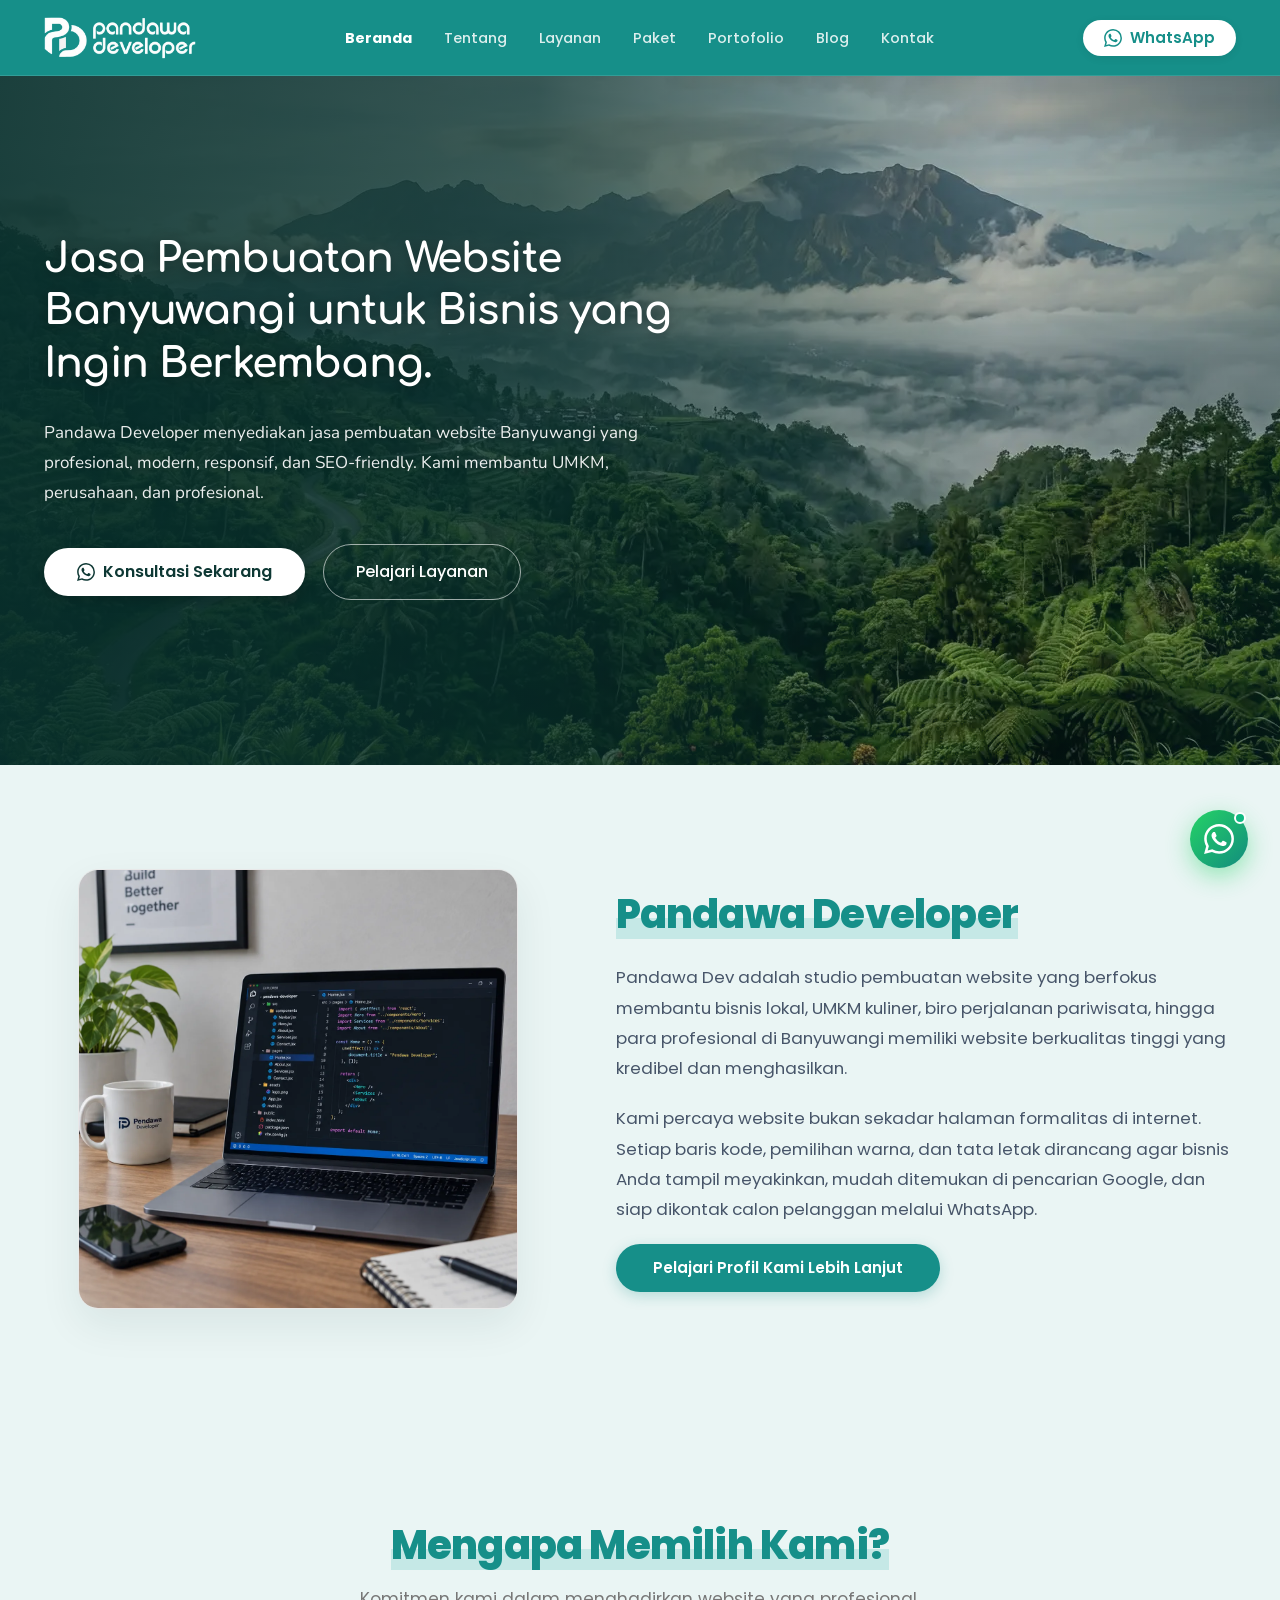
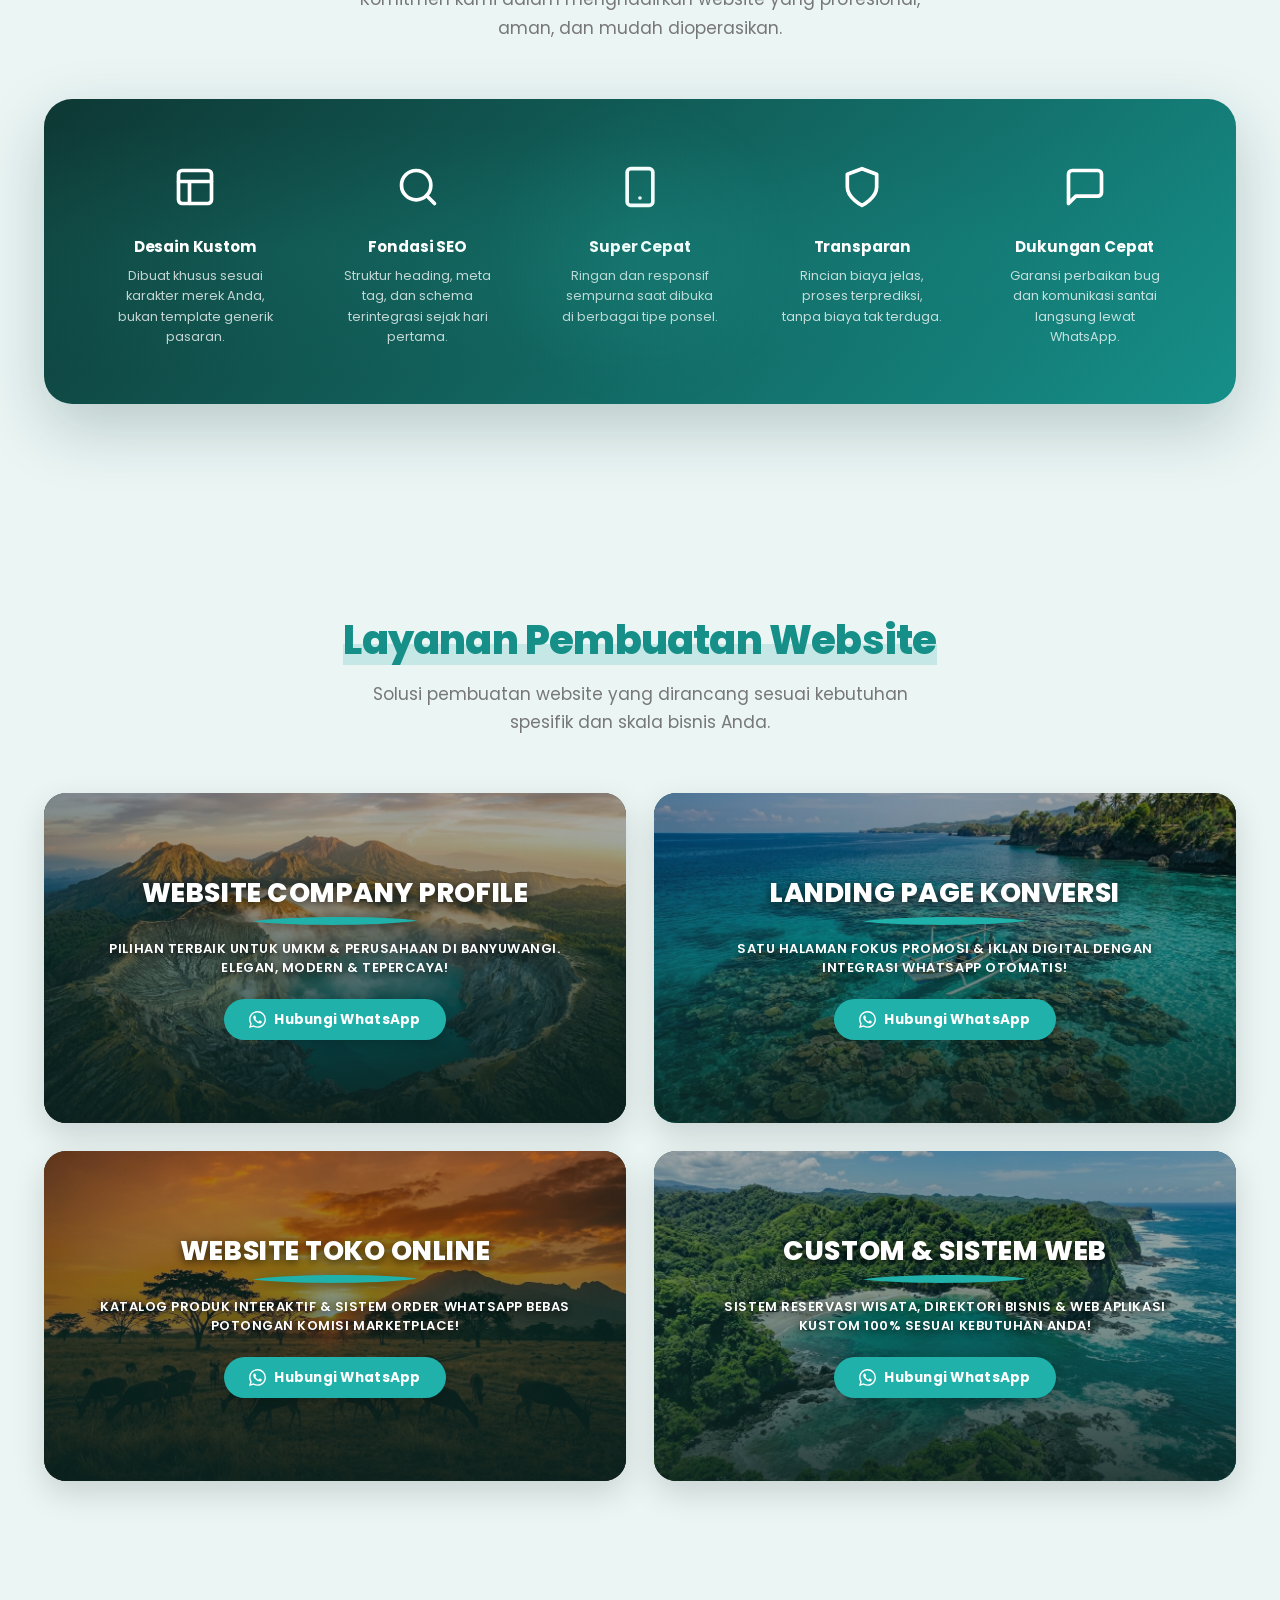
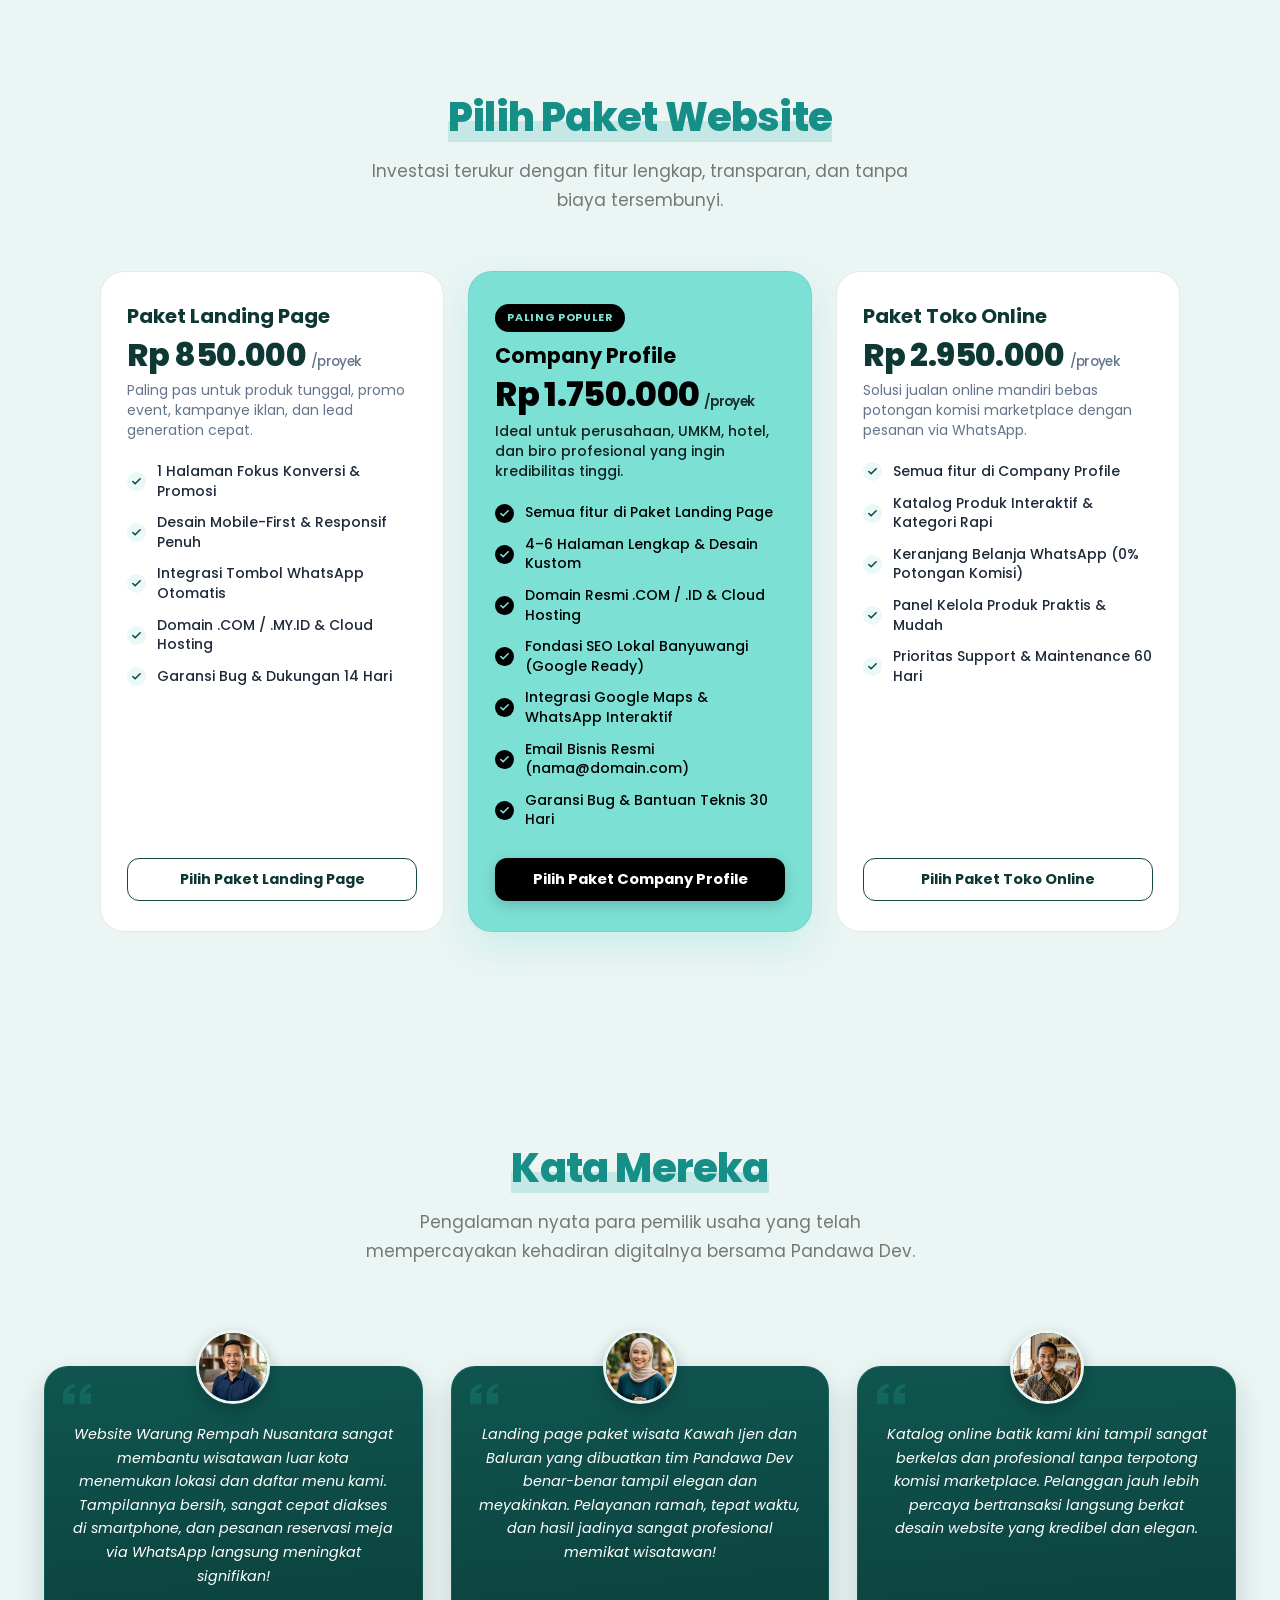
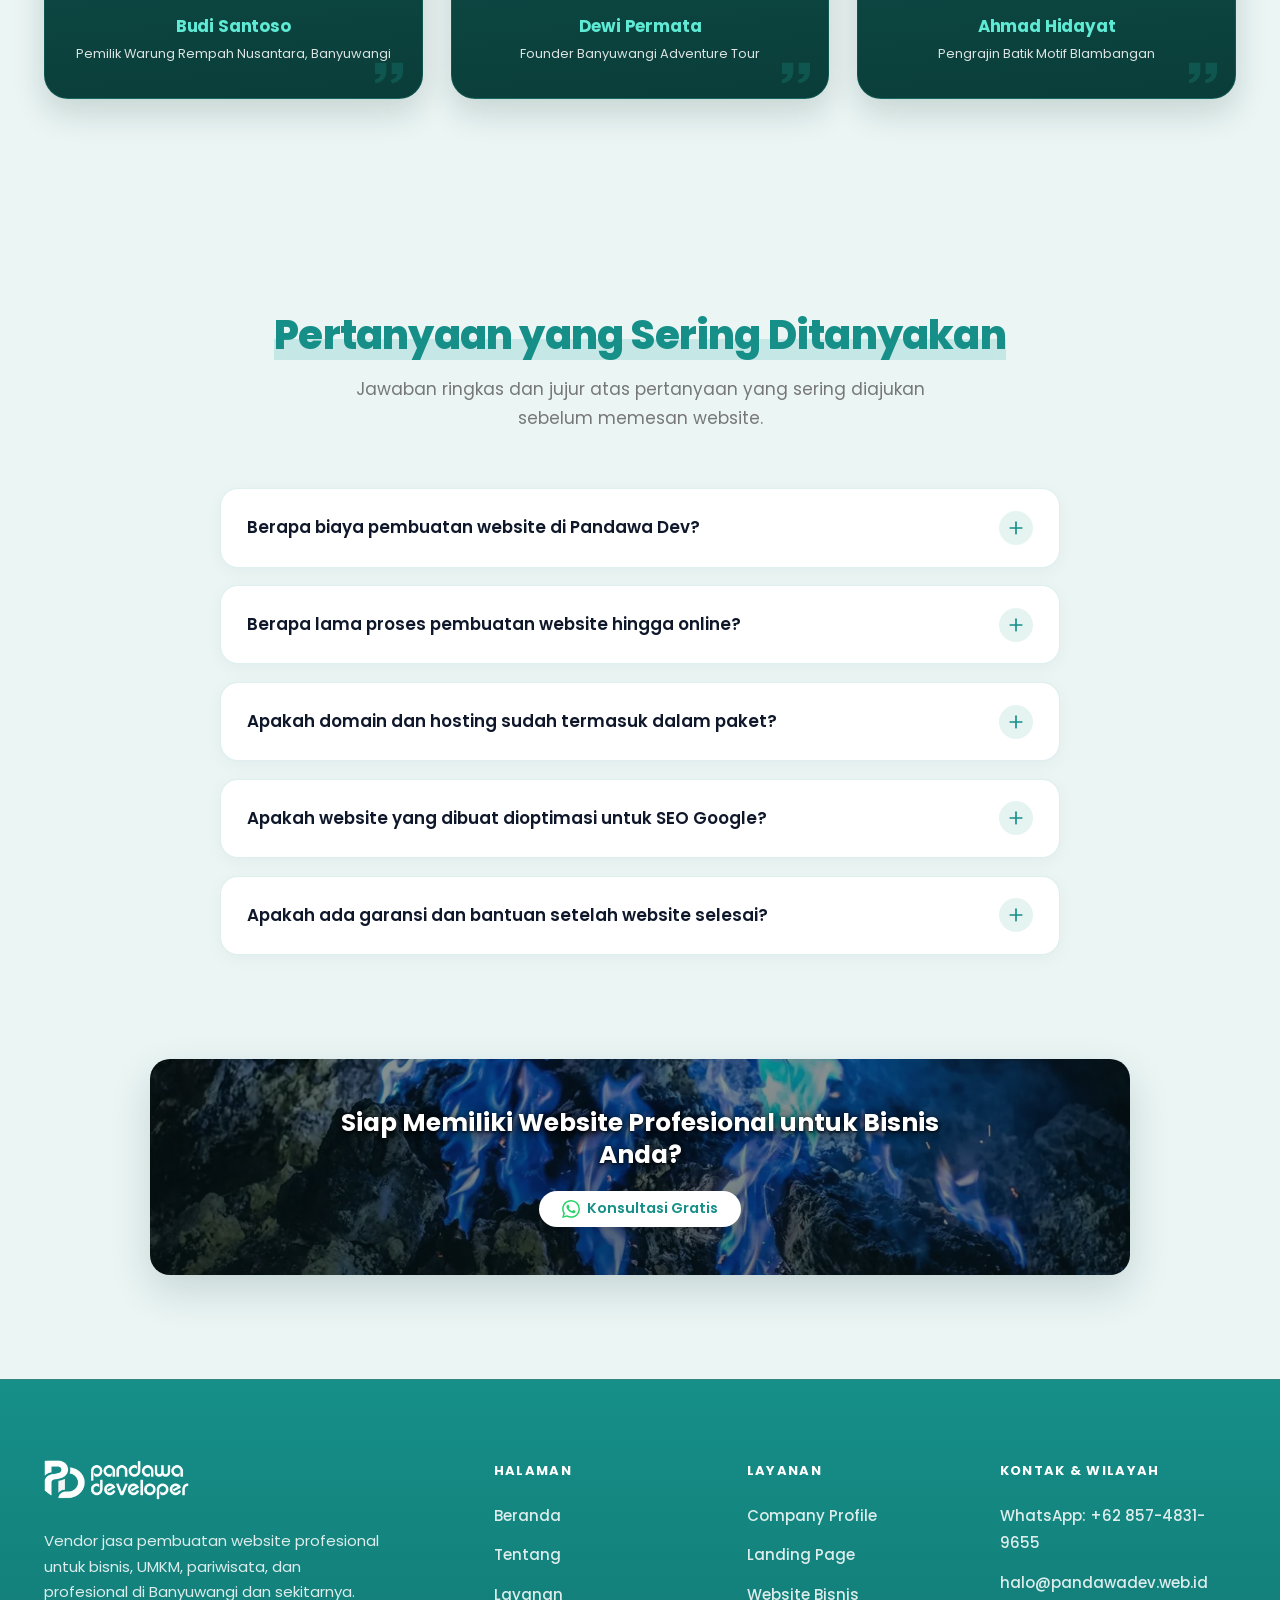
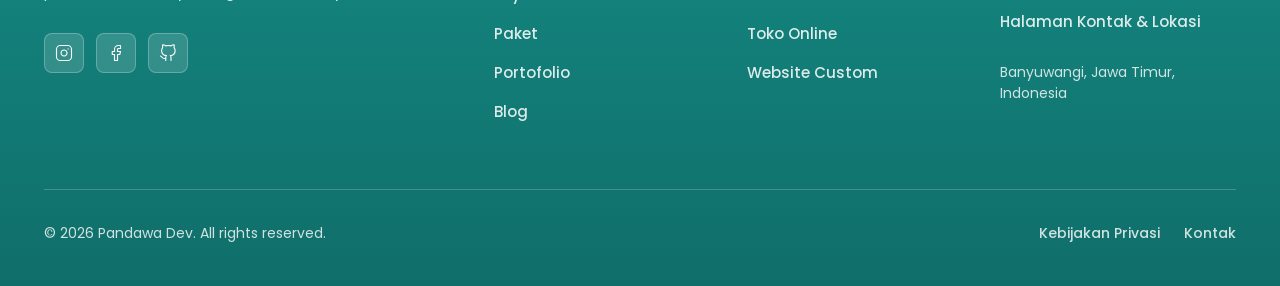
<file: index.html>
<!DOCTYPE html>

<html lang="id">

<head>
  <meta charset="UTF-8">
  <meta name="viewport" content="width=device-width, initial-scale=1.0">

  <!-- Primary Meta Tags -->
  <title>Jasa Pembuatan Website Banyuwangi | Pandawa Developer</title>
  <meta name="description" content="Jasa pembuatan website profesional di Banyuwangi: landing page, company profile, toko online, dan website custom. Cepat, responsif, dan SEO-friendly.">
  <meta name="author" content="Pandawa Developer">
  <link rel="canonical" href="https://pandawadev.web.id/">

  <!-- Open Graph / Facebook / WhatsApp -->
  <meta property="og:type" content="website">
  <meta property="og:url" content="https://pandawadev.web.id/">
  <meta property="og:title" content="Jasa Pembuatan Website Banyuwangi | Pandawa Developer">
  <meta property="og:description" content="Jasa pembuatan website profesional di Banyuwangi: landing page, company profile, toko online, dan website custom. Cepat, responsif, dan SEO-friendly.">
  <meta property="og:image" content="https://pandawadev.web.id/assets/img/og-default.jpg">
  <meta property="og:image:type" content="image/jpeg">
  <meta property="og:image:width" content="1200">
  <meta property="og:image:height" content="630">
  <meta property="og:image:alt" content="Pandawa Developer - jasa pembuatan website di Banyuwangi">
  <meta property="og:site_name" content="Pandawa Developer">
  <meta property="og:locale" content="id_ID">

  <!-- Twitter / X -->
  <meta name="twitter:card" content="summary_large_image">
  <meta name="twitter:title" content="Jasa Pembuatan Website Banyuwangi | Pandawa Developer">
  <meta name="twitter:description" content="Jasa pembuatan website profesional di Banyuwangi: landing page, company profile, toko online, dan website custom. Cepat, responsif, dan SEO-friendly.">
  <meta name="twitter:image" content="https://pandawadev.web.id/assets/img/og-default.jpg">
  <meta name="twitter:image:alt" content="Pandawa Developer - jasa pembuatan website di Banyuwangi">
  <meta name="robots" content="index, follow, max-image-preview:large, max-snippet:-1, max-video-preview:-1">

  <!-- Favicon -->
  <link rel="icon" type="image/png" href="assets/img/logo/favicon.png">
  <link rel="apple-touch-icon" href="assets/img/logo/favicon.png">
  <link rel="shortcut icon" href="favicon.ico">

  <!-- Main CSS -->
  <link rel="stylesheet" href="assets/css/main.css">

  <!-- JSON-LD (satu @graph per halaman) -->
  <script type="application/ld+json">
  {
    "@context": "https://schema.org",
    "@graph": [
      {
        "@type": "ProfessionalService",
        "@id": "https://pandawadev.web.id/#organization",
        "name": "Pandawa Developer",
        "alternateName": "Pandawa Dev",
        "url": "https://pandawadev.web.id/",
        "logo": {
          "@type": "ImageObject",
          "@id": "https://pandawadev.web.id/#logo",
          "url": "https://pandawadev.web.id/assets/img/logo/logo-schema.png",
          "contentUrl": "https://pandawadev.web.id/assets/img/logo/logo-schema.png",
          "width": 512,
          "height": 512
        },
        "image": "https://pandawadev.web.id/assets/img/about.webp",
        "description": "Studio jasa pembuatan website profesional di Banyuwangi: company profile, landing page, dan toko online yang responsif, cepat, dan SEO-friendly.",
        "telephone": "+6285748319655",
        "email": "halo@pandawadev.web.id",
        "priceRange": "Rp 850.000 - Rp 2.950.000",
        "hasMap": "https://maps.app.goo.gl/tY8xszkpeya6heZh7",
        "address": {
          "@type": "PostalAddress",
          "streetAddress": "M6W5+Q7W Gendoh",
          "addressLocality": "Banyuwangi",
          "addressRegion": "Jawa Timur",
          "postalCode": "68468",
          "addressCountry": "ID"
        },
        "geo": {
          "@type": "GeoCoordinates",
          "latitude": -8.303004,
          "longitude": 114.208215
        },
        "areaServed": [
          {
            "@type": "City",
            "name": "Banyuwangi"
          },
          {
            "@type": "AdministrativeArea",
            "name": "Kecamatan Rogojampi"
          },
          {
            "@type": "AdministrativeArea",
            "name": "Kecamatan Genteng"
          },
          {
            "@type": "AdministrativeArea",
            "name": "Kecamatan Glenmore"
          },
          {
            "@type": "AdministrativeArea",
            "name": "Kabupaten Situbondo"
          },
          {
            "@type": "AdministrativeArea",
            "name": "Kabupaten Jember"
          },
          {
            "@type": "State",
            "name": "Jawa Timur"
          },
          {
            "@type": "Country",
            "name": "Indonesia"
          }
        ],
        "openingHoursSpecification": [
          {
            "@type": "OpeningHoursSpecification",
            "dayOfWeek": [
              "Monday",
              "Tuesday",
              "Wednesday",
              "Thursday",
              "Friday",
              "Saturday",
              "Sunday"
            ],
            "opens": "08:00",
            "closes": "21:00"
          }
        ],
        "contactPoint": {
          "@type": "ContactPoint",
          "telephone": "+6285748319655",
          "contactType": "customer service",
          "areaServed": "ID",
          "availableLanguage": "Indonesian",
          "url": "https://wa.me/6285748319655"
        }
      },
      {
        "@type": "WebSite",
        "@id": "https://pandawadev.web.id/#website",
        "url": "https://pandawadev.web.id/",
        "name": "Pandawa Developer",
        "alternateName": "Pandawa Dev",
        "description": "Studio jasa pembuatan website profesional di Banyuwangi.",
        "inLanguage": "id-ID",
        "publisher": {
          "@id": "https://pandawadev.web.id/#organization"
        }
      },
      {
        "@type": "WebPage",
        "@id": "https://pandawadev.web.id/#webpage",
        "url": "https://pandawadev.web.id/",
        "name": "Jasa Pembuatan Website Banyuwangi | Pandawa Developer",
        "description": "Jasa pembuatan website profesional di Banyuwangi: landing page, company profile, toko online, dan website custom. Cepat, responsif, dan SEO-friendly.",
        "inLanguage": "id-ID",
        "isPartOf": {
          "@id": "https://pandawadev.web.id/#website"
        },
        "about": {
          "@id": "https://pandawadev.web.id/#organization"
        },
        "primaryImageOfPage": {
          "@type": "ImageObject",
          "url": "https://pandawadev.web.id/assets/img/og-default.jpg",
          "width": 1200,
          "height": 630
        }
      },
      {
        "@type": "FAQPage",
        "@id": "https://pandawadev.web.id/#faq",
        "isPartOf": {
          "@id": "https://pandawadev.web.id/#webpage"
        },
        "mainEntityOfPage": {
          "@id": "https://pandawadev.web.id/#webpage"
        },
        "mainEntity": [
          {
            "@type": "Question",
            "name": "Berapa biaya pembuatan website di Pandawa Dev?",
            "acceptedAnswer": {
              "@type": "Answer",
              "text": "Biaya disesuaikan dengan jenis website yang Anda butuhkan. Paket Landing Page mulai dari Rp 850.000, Company Profile mulai dari Rp 1.750.000, dan Toko Online mulai dari Rp 2.950.000. Kami selalu memberikan rincian harga yang transparan tanpa biaya tersembunyi."
            }
          },
          {
            "@type": "Question",
            "name": "Berapa lama proses pembuatan website hingga online?",
            "acceptedAnswer": {
              "@type": "Answer",
              "text": "Untuk Landing Page rata-rata membutuhkan waktu 3 hingga 5 hari kerja. Untuk Company Profile dan Toko Online berkisar antara 7 hingga 14 hari kerja, bergantung pada kelengkapan materi dan foto dari pihak klien."
            }
          },
          {
            "@type": "Question",
            "name": "Apakah domain dan hosting sudah termasuk dalam paket?",
            "acceptedAnswer": {
              "@type": "Answer",
              "text": "Ya, seluruh paket pembuatan website di Pandawa Dev sudah termasuk biaya pendaftaran nama domain resmi (.com / .my.id / .id) serta server hosting cepat dan sertifikat keamanan SSL gratis untuk tahun pertama."
            }
          },
          {
            "@type": "Question",
            "name": "Apakah website yang dibuat dioptimasi untuk SEO Google?",
            "acceptedAnswer": {
              "@type": "Answer",
              "text": "Tentu. Setiap website dibangun dengan kode semantik bersih, URL ramah mesin pencari, heading yang terstruktur, dan schema data LocalBusiness sehingga siap diindeks dan bersaing di pencarian Google Banyuwangi."
            }
          },
          {
            "@type": "Question",
            "name": "Apakah ada garansi dan bantuan setelah website selesai?",
            "acceptedAnswer": {
              "@type": "Answer",
              "text": "Ada. Kami menyediakan masa garansi perbaikan bug dan pendampingan teknis gratis setelah website dipublikasikan. Jika ada kendala, Anda bisa langsung menghubungi kami via WhatsApp untuk penyelesaian cepat."
            }
          }
        ]
      }
    ]
  }
  </script>
</head>

<body>

<header>

    <nav class="navbar navbar-teal" id="navbar" role="navigation" aria-label="Navigasi utama">

      <div class="container navbar-inner">

        <a href="/" class="navbar-logo" aria-label="Pandawa Developer - Beranda">

          <img src="assets/img/logo/logo.png" alt="Pandawa Developer" class="navbar-logo-img" width="152" height="42">

        </a>

        <div class="navbar-nav">
        <a href="/" class="active">Beranda</a>
        <a href="/tentang/">Tentang</a>
        <a href="/layanan/">Layanan</a>
        <a href="/paket/">Paket</a>
        <a href="/portofolio/">Portofolio</a>
        <a href="/blog/">Blog</a>
        <a href="/kontak/">Kontak</a>
      </div>

        <div class="navbar-cta">

          <a href="https://wa.me/6285748319655?text=Halo%20Pandawa%20Dev%2C%20saya%20ingin%20konsultasi%20pembuatan%20website."

            class="btn-pill-white" id="cta-navbar" data-wa="navbar" target="_blank" rel="noopener"><svg width="18"

              height="18" viewBox="0 0 24 24" fill="currentColor" aria-hidden="true">

              <path

                d="M17.472 14.382c-.297-.149-1.758-.867-2.03-.967-.273-.099-.471-.148-.67.15-.197.297-.767.966-.94 1.164-.173.199-.347.223-.644.075-.297-.15-1.255-.463-2.39-1.475-.883-.788-1.48-1.761-1.653-2.059-.173-.297-.018-.458.13-.606.134-.133.298-.347.446-.52.149-.174.198-.298.298-.497.099-.198.05-.371-.025-.52-.075-.149-.669-1.612-.916-2.207-.242-.579-.487-.5-.669-.51-.173-.008-.371-.01-.57-.01-.198 0-.52.074-.792.372-.272.297-1.04 1.016-1.04 2.479 0 1.462 1.065 2.875 1.213 3.074.149.198 2.096 3.2 5.077 4.487.709.306 1.262.489 1.694.625.712.227 1.36.195 1.871.118.571-.085 1.758-.719 2.006-1.413.248-.694.248-1.289.173-1.413-.074-.124-.272-.198-.57-.347m-5.421 7.403h-.004a9.87 9.87 0 01-5.031-1.378l-.361-.214-3.741.982.998-3.648-.235-.374a9.86 9.86 0 01-1.51-5.26c.001-5.45 4.436-9.884 9.888-9.884 2.64 0 5.122 1.03 6.988 2.898a9.825 9.825 0 012.893 6.994c-.003 5.45-4.437 9.884-9.885 9.884m8.413-18.297A11.815 11.815 0 0012.05 0C5.495 0 .16 5.335.157 11.892c0 2.096.547 4.142 1.588 5.945L.057 24l6.305-1.654a11.882 11.882 0 005.683 1.448h.005c6.554 0 11.89-5.335 11.893-11.893a11.821 11.821 0 00-3.48-8.413z" />

            </svg><span>WhatsApp</span></a>

          <button class="navbar-toggle" id="navbar-toggle" aria-expanded="false" aria-controls="navbar-mobile"

            aria-label="Buka menu">

            <svg width="24" height="24" viewBox="0 0 24 24" fill="none" stroke="currentColor" stroke-width="2"

              stroke-linecap="round" stroke-linejoin="round">

              <line x1="3" y1="6" x2="21" y2="6" />

              <line x1="3" y1="12" x2="21" y2="12" />

              <line x1="3" y1="18" x2="21" y2="18" />

            </svg>

          </button>

        </div>

      </div>

    </nav>

    <div class="navbar-mobile" id="navbar-mobile" aria-hidden="true">

      <div class="navbar-mobile-header">

        <a href="/" class="navbar-mobile-brand" aria-label="Pandawa Developer">

          <img src="assets/img/logo/logo.png" alt="Pandawa Developer" class="navbar-mobile-logo" width="140"

            height="38">

        </a>

        <button type="button" class="navbar-mobile-close" id="navbarMobileClose" aria-label="Tutup menu">

          <svg width="24" height="24" viewBox="0 0 24 24" fill="none" stroke="currentColor" stroke-width="2.5"

            stroke-linecap="round" stroke-linejoin="round">

            <line x1="18" y1="6" x2="6" y2="18" />

            <line x1="6" y1="6" x2="18" y2="18" />

          </svg>

        </button>

      </div>

<nav class="navbar-mobile-nav" aria-label="Navigasi Menu Mobile">

        <div class="navbar-mobile-item">

          <a href="/" class="navbar-mobile-link active">Beranda</a>

        </div>

        <div class="navbar-mobile-item">

          <a href="/tentang/" class="navbar-mobile-link ">Tentang</a>

        </div>

        <div class="navbar-mobile-item">
          <a href="/layanan/" class="navbar-mobile-link">Layanan</a>
        </div>

        <div class="navbar-mobile-item">
          <a href="/paket/" class="navbar-mobile-link">Paket</a>
        </div>
        <div class="navbar-mobile-item">
          <a href="/portofolio/" class="navbar-mobile-link">Portofolio</a>
        </div>
        <div class="navbar-mobile-item">
          <a href="/blog/" class="navbar-mobile-link">Blog</a>
        </div>
        <div class="navbar-mobile-item">
          <a href="/kontak/" class="navbar-mobile-link">Kontak</a>
        </div>
      </nav>

      <div class="navbar-mobile-footer">

        <a href="https://wa.me/6285748319655?text=Halo%20Pandawa%20Dev%2C%20saya%20ingin%20konsultasi%20pembuatan%20website."

          class="navbar-mobile-cta" target="_blank" rel="noopener">

          <svg width="20" height="20" viewBox="0 0 24 24" fill="currentColor" aria-hidden="true">

            <path

              d="M17.472 14.382c-.297-.149-1.758-.867-2.03-.967-.273-.099-.471-.148-.67.15-.197.297-.767.966-.94 1.164-.173.199-.347.223-.644.075-.297-.15-1.255-.463-2.39-1.475-.883-.788-1.48-1.761-1.653-2.059-.173-.297-.018-.458.13-.606.134-.133.298-.347.446-.52.149-.174.198-.298.298-.497.099-.198.05-.371-.025-.52-.075-.149-.669-1.612-.916-2.207-.242-.579-.487-.5-.669-.51-.173-.008-.371-.01-.57-.01-.198 0-.52.074-.792.372-.272.297-1.04 1.016-1.04 2.479 0 1.462 1.065 2.875 1.213 3.074.149.198 2.096 3.2 5.077 4.487.709.306 1.262.489 1.694.625.712.227 1.36.195 1.871.118.571-.085 1.758-.719 2.006-1.413.248-.694.248-1.289.173-1.413-.074-.124-.272-.198-.57-.347m-5.421 7.403h-.004a9.87 9.87 0 01-5.031-1.378l-.361-.214-3.741.982.998-3.648-.235-.374a9.86 9.86 0 01-1.51-5.26c.001-5.45 4.436-9.884 9.888-9.884 2.64 0 5.122 1.03 6.988 2.898a9.825 9.825 0 012.893 6.994c-.003 5.45-4.437 9.884-9.885 9.884m8.413-18.297A11.815 11.815 0 0012.05 0C5.495 0 .16 5.335.157 11.892c0 2.096.547 4.142 1.588 5.945L.057 24l6.305-1.654a11.882 11.882 0 005.683 1.448h.005c6.554 0 11.89-5.335 11.893-11.893a11.821 11.821 0 00-3.48-8.413z" />

          </svg>

          <span>WhatsApp</span>

        </a>

      </div>

    </div>

  </header>

<main id="main-content">

<!-- 1. HERO SECTION (REFERENCE DESIGN STYLE) -->

    <section class="hero-vendor-style" aria-label="Hero Beranda">

      <video class="hero-video-bg" id="heroBackgroundVideo" autoplay loop muted playsinline
        poster="assets/img/tentang-hero.webp">
        <source src="assets/img/website/background.mp4" type="video/mp4">
      </video>

      <div class="hero-video-overlay"></div>

      <div class="container hero-content-relative">

        <h1 class="hero-vendor-title reveal">Jasa Pembuatan Website Banyuwangi untuk Bisnis yang Ingin Berkembang.</h1>

        <p class="hero-vendor-desc reveal reveal-delay-1">Pandawa Developer menyediakan jasa pembuatan website

          Banyuwangi yang profesional, modern, responsif, dan SEO-friendly. Kami membantu UMKM, perusahaan, dan

          profesional.</p>

        <div class="hero-vendor-actions reveal reveal-delay-2">

          <a href="https://wa.me/6285748319655?text=Halo%20Pandawa%20Dev%2C%20saya%20ingin%20konsultasi%20pembuatan%20website." class="btn-pill-white" id="cta-hero-primary" target="_blank" rel="noopener">
            <svg width="18" height="18" viewBox="0 0 24 24" fill="currentColor" aria-hidden="true"><path d="M17.472 14.382c-.297-.149-1.758-.867-2.03-.967-.273-.099-.471-.148-.67.15-.197.297-.767.966-.94 1.164-.173.199-.347.223-.644.075-.297-.15-1.255-.463-2.39-1.475-.883-.788-1.48-1.761-1.653-2.059-.173-.297-.018-.458.13-.606.134-.133.298-.347.446-.52.149-.174.198-.298.298-.497.099-.198.05-.371-.025-.52-.075-.149-.669-1.612-.916-2.207-.242-.579-.487-.5-.669-.51-.173-.008-.371-.01-.57-.01-.198 0-.52.074-.792.372-.272.297-1.04 1.016-1.04 2.479 0 1.462 1.065 2.875 1.213 3.074.149.198 2.096 3.2 5.077 4.487.709.306 1.262.489 1.694.625.712.227 1.36.195 1.871.118.571-.085 1.758-.719 2.006-1.413.248-.694.248-1.289.173-1.413-.074-.124-.272-.198-.57-.347m-5.421 7.403h-.004a9.87 9.87 0 01-5.031-1.378l-.361-.214-3.741.982.998-3.648-.235-.374a9.86 9.86 0 01-1.51-5.26c.001-5.45 4.436-9.884 9.888-9.884 2.64 0 5.122 1.03 6.988 2.898a9.825 9.825 0 012.893 6.994c-.003 5.45-4.437 9.884-9.885 9.884m8.413-18.297A11.815 11.815 0 0012.05 0C5.495 0 .16 5.335.157 11.892c0 2.096.547 4.142 1.588 5.945L.057 24l6.305-1.654a11.882 11.882 0 005.683 1.448h.005c6.554 0 11.89-5.335 11.893-11.893a11.821 11.821 0 00-3.48-8.413z"/></svg>
            <span>Konsultasi Sekarang</span>
          </a>

          <a href="/layanan/" class="btn-pill-outline-white" id="cta-hero-secondary">Pelajari Layanan</a>

        </div>

      </div>

    </section>

<!-- 2. ABOUT / INTRO SECTION -->

    <section class="section" id="tentang" aria-labelledby="about-vendor-heading">

      <div class="container">

        <div class="about-vendor-grid">

          <div class="about-vendor-img-box reveal">

            <img src="assets/img/about.webp" alt="Pandawa Developer Studio Pembuatan Website Banyuwangi" width="600" height="600"

              loading="lazy">

          </div>

          <div class="reveal reveal-delay-1">

            <h2 class="why-heading about-heading" id="about-vendor-heading">Pandawa <span class="why-heading-accent">Developer</span></h2>

            <p class="about-vendor-p">Pandawa Dev adalah studio pembuatan website yang berfokus membantu bisnis lokal,

              UMKM kuliner, biro perjalanan pariwisata, hingga para profesional di Banyuwangi memiliki website

              berkualitas tinggi yang kredibel dan menghasilkan.</p>

            <p class="about-vendor-p">Kami percaya website bukan sekadar halaman formalitas di internet. Setiap baris

              kode, pemilihan warna, dan tata letak dirancang agar bisnis Anda tampil meyakinkan, mudah ditemukan di

              pencarian Google, dan siap dikontak calon pelanggan melalui WhatsApp.</p>

            <a href="/tentang/" class="btn-pill-dark">Pelajari Profil Kami Lebih Lanjut</a>

          </div>

        </div>

      </div>

    </section>

<!-- 3. MENGAPA MEMILIH KAMI? (DARK TEAL 5-ITEM CONTAINER) -->

    <section class="section section-bg-off" id="keunggulan" aria-labelledby="why-vendor-heading">

      <div class="container">

        <div class="section-header center reveal">

          <h2 class="why-heading" id="why-vendor-heading">Mengapa Memilih <span class="why-heading-accent">Kami?</span></h2>

          <p class="section-subtitle">Komitmen kami dalam menghadirkan website yang profesional, aman, dan mudah

            dioperasikan.</p>

        </div>

<!-- 5 Horizontal Features in Deep Teal Card -->

        <div class="vendor-features-container reveal reveal-delay-1">

<div class="vendor-feature-item">

            <div class="vendor-feature-icon">

              <svg viewBox="0 0 24 24" fill="none" stroke="currentColor" stroke-width="2" stroke-linecap="round"

                stroke-linejoin="round">

                <rect x="3" y="3" width="18" height="18" rx="2" />

                <path d="M3 9h18M9 21V9" />

              </svg>

            </div>

            <div class="vendor-feature-title">Desain Kustom</div>

            <div class="vendor-feature-desc">Dibuat khusus sesuai karakter merek Anda, bukan template generik pasaran.

            </div>

          </div>

<div class="vendor-feature-item">

            <div class="vendor-feature-icon">

              <svg viewBox="0 0 24 24" fill="none" stroke="currentColor" stroke-width="2" stroke-linecap="round"

                stroke-linejoin="round">

                <circle cx="11" cy="11" r="8" />

                <line x1="21" y1="21" x2="16.65" y2="16.65" />

              </svg>

            </div>

            <div class="vendor-feature-title">Fondasi SEO</div>

            <div class="vendor-feature-desc">Struktur heading, meta tag, dan schema terintegrasi sejak hari pertama.

            </div>

          </div>

<div class="vendor-feature-item">

            <div class="vendor-feature-icon">

              <svg viewBox="0 0 24 24" fill="none" stroke="currentColor" stroke-width="2" stroke-linecap="round"

                stroke-linejoin="round">

                <rect x="5" y="2" width="14" height="20" rx="2" />

                <line x1="12" y1="18" x2="12" y2="18" />

              </svg>

            </div>

            <div class="vendor-feature-title">Super Cepat</div>

            <div class="vendor-feature-desc">Ringan dan responsif sempurna saat dibuka di berbagai tipe ponsel.</div>

          </div>

<div class="vendor-feature-item">

            <div class="vendor-feature-icon">

              <svg viewBox="0 0 24 24" fill="none" stroke="currentColor" stroke-width="2" stroke-linecap="round"

                stroke-linejoin="round">

                <path d="M12 22s8-4 8-10V5l-8-3-8 3v7c0 6 8 10 8 10z" />

              </svg>

            </div>

            <div class="vendor-feature-title">Transparan</div>

            <div class="vendor-feature-desc">Rincian biaya jelas, proses terprediksi, tanpa biaya tak terduga.</div>

          </div>

<div class="vendor-feature-item">

            <div class="vendor-feature-icon">

              <svg viewBox="0 0 24 24" fill="none" stroke="currentColor" stroke-width="2" stroke-linecap="round"

                stroke-linejoin="round">

                <path d="M21 15a2 2 0 0 1-2 2H7l-4 4V5a2 2 0 0 1 2-2h14a2 2 0 0 1 2 2z" />

              </svg>

            </div>

            <div class="vendor-feature-title">Dukungan Cepat</div>

            <div class="vendor-feature-desc">Garansi perbaikan bug dan komunikasi santai langsung lewat WhatsApp.</div>

          </div>

</div>

      </div>

    </section>

<!-- 4. LAYANAN UTAMA KAMI (4 SERVICE CARDS GRID) -->

    <section class="section" id="layanan" aria-labelledby="services-vendor-heading">

      <div class="container">

        <div class="section-header center reveal">

<h2 class="why-heading" id="services-vendor-heading">Layanan Pembuatan <span class="why-heading-accent">Website</span></h2>

<p class="section-subtitle">Solusi pembuatan website yang dirancang sesuai kebutuhan spesifik dan skala bisnis

            Anda.</p>

        </div>

        <div class="services-banner-grid">

          <!-- Service 1: Company Profile -->
          <article class="service-banner-card reveal">
            <img src="assets/img/service-company.webp" alt="Website Company Profile Banyuwangi" class="service-banner-bg" loading="lazy">
            <div class="service-banner-overlay"></div>
            <div class="service-banner-content">
              <h3 class="service-banner-title">WEBSITE COMPANY PROFILE</h3>
              <svg class="service-banner-brush" viewBox="0 0 220 18" fill="none" xmlns="http://www.w3.org/2000/svg" aria-hidden="true">
                <path d="M4 11C40 4 175 3 216 10C165 17 55 17 4 11Z" fill="#20B2AA"/>
              </svg>
              <p class="service-banner-desc">PILIHAN TERBAIK UNTUK UMKM &amp; PERUSAHAAN DI BANYUWANGI. ELEGAN, MODERN &amp; TEPERCAYA!</p>
              <a href="https://wa.me/6285748319655?text=Halo%20Pandawa%20Dev%2C%20saya%20tertarik%20dengan%20layanan%20Website%20Company%20Profile." class="service-banner-btn" target="_blank" rel="noopener">
                <svg width="18" height="18" viewBox="0 0 24 24" fill="currentColor" aria-hidden="true"><path d="M17.472 14.382c-.297-.149-1.758-.867-2.03-.967-.273-.099-.471-.148-.67.15-.197.297-.767.966-.94 1.164-.173.199-.347.223-.644.075-.297-.15-1.255-.463-2.39-1.475-.883-.788-1.48-1.761-1.653-2.059-.173-.297-.018-.458.13-.606.134-.133.298-.347.446-.52.149-.174.198-.298.298-.497.099-.198.05-.371-.025-.52-.075-.149-.669-1.612-.916-2.207-.242-.579-.487-.5-.669-.51-.173-.008-.371-.01-.57-.01-.198 0-.52.074-.792.372-.272.297-1.04 1.016-1.04 2.479 0 1.462 1.065 2.875 1.213 3.074.149.198 2.096 3.2 5.077 4.487.709.306 1.262.489 1.694.625.712.227 1.36.195 1.871.118.571-.085 1.758-.719 2.006-1.413.248-.694.248-1.289.173-1.413-.074-.124-.272-.198-.57-.347m-5.421 7.403h-.004a9.87 9.87 0 01-5.031-1.378l-.361-.214-3.741.982.998-3.648-.235-.374a9.86 9.86 0 01-1.51-5.26c.001-5.45 4.436-9.884 9.888-9.884 2.64 0 5.122 1.03 6.988 2.898a9.825 9.825 0 012.893 6.994c-.003 5.45-4.437 9.884-9.885 9.884m8.413-18.297A11.815 11.815 0 0012.05 0C5.495 0 .16 5.335.157 11.892c0 2.096.547 4.142 1.588 5.945L.057 24l6.305-1.654a11.882 11.882 0 005.683 1.448h.005c6.554 0 11.89-5.335 11.893-11.893a11.821 11.821 0 00-3.48-8.413z"/></svg>
                <span>Hubungi WhatsApp</span>
              </a>
            </div>
          </article>

          <!-- Service 2: Landing Page -->
          <article class="service-banner-card reveal reveal-delay-1">
            <img src="assets/img/service-landing.webp" alt="Landing Page Konversi Banyuwangi" class="service-banner-bg" loading="lazy">
            <div class="service-banner-overlay"></div>
            <div class="service-banner-content">
              <h3 class="service-banner-title">LANDING PAGE KONVERSI</h3>
              <svg class="service-banner-brush" viewBox="0 0 220 18" fill="none" xmlns="http://www.w3.org/2000/svg" aria-hidden="true">
                <path d="M4 11C40 4 175 3 216 10C165 17 55 17 4 11Z" fill="#20B2AA"/>
              </svg>
              <p class="service-banner-desc">SATU HALAMAN FOKUS PROMOSI &amp; IKLAN DIGITAL DENGAN INTEGRASI WHATSAPP OTOMATIS!</p>
              <a href="https://wa.me/6285748319655?text=Halo%20Pandawa%20Dev%2C%20saya%20tertarik%20dengan%20layanan%20Landing%20Page%20Konversi." class="service-banner-btn" target="_blank" rel="noopener">
                <svg width="18" height="18" viewBox="0 0 24 24" fill="currentColor" aria-hidden="true"><path d="M17.472 14.382c-.297-.149-1.758-.867-2.03-.967-.273-.099-.471-.148-.67.15-.197.297-.767.966-.94 1.164-.173.199-.347.223-.644.075-.297-.15-1.255-.463-2.39-1.475-.883-.788-1.48-1.761-1.653-2.059-.173-.297-.018-.458.13-.606.134-.133.298-.347.446-.52.149-.174.198-.298.298-.497.099-.198.05-.371-.025-.52-.075-.149-.669-1.612-.916-2.207-.242-.579-.487-.5-.669-.51-.173-.008-.371-.01-.57-.01-.198 0-.52.074-.792.372-.272.297-1.04 1.016-1.04 2.479 0 1.462 1.065 2.875 1.213 3.074.149.198 2.096 3.2 5.077 4.487.709.306 1.262.489 1.694.625.712.227 1.36.195 1.871.118.571-.085 1.758-.719 2.006-1.413.248-.694.248-1.289.173-1.413-.074-.124-.272-.198-.57-.347m-5.421 7.403h-.004a9.87 9.87 0 01-5.031-1.378l-.361-.214-3.741.982.998-3.648-.235-.374a9.86 9.86 0 01-1.51-5.26c.001-5.45 4.436-9.884 9.888-9.884 2.64 0 5.122 1.03 6.988 2.898a9.825 9.825 0 012.893 6.994c-.003 5.45-4.437 9.884-9.885 9.884m8.413-18.297A11.815 11.815 0 0012.05 0C5.495 0 .16 5.335.157 11.892c0 2.096.547 4.142 1.588 5.945L.057 24l6.305-1.654a11.882 11.882 0 005.683 1.448h.005c6.554 0 11.89-5.335 11.893-11.893a11.821 11.821 0 00-3.48-8.413z"/></svg>
                <span>Hubungi WhatsApp</span>
              </a>
            </div>
          </article>

          <!-- Service 3: Toko Online -->
          <article class="service-banner-card reveal reveal-delay-2">
            <img src="assets/img/service-ecommerce.webp" alt="Website Toko Online Banyuwangi" class="service-banner-bg" loading="lazy">
            <div class="service-banner-overlay"></div>
            <div class="service-banner-content">
              <h3 class="service-banner-title">WEBSITE TOKO ONLINE</h3>
              <svg class="service-banner-brush" viewBox="0 0 220 18" fill="none" xmlns="http://www.w3.org/2000/svg" aria-hidden="true">
                <path d="M4 11C40 4 175 3 216 10C165 17 55 17 4 11Z" fill="#20B2AA"/>
              </svg>
              <p class="service-banner-desc">KATALOG PRODUK INTERAKTIF &amp; SISTEM ORDER WHATSAPP BEBAS POTONGAN KOMISI MARKETPLACE!</p>
              <a href="https://wa.me/6285748319655?text=Halo%20Pandawa%20Dev%2C%20saya%20tertarik%20dengan%20layanan%20Website%20Toko%20Online." class="service-banner-btn" target="_blank" rel="noopener">
                <svg width="18" height="18" viewBox="0 0 24 24" fill="currentColor" aria-hidden="true"><path d="M17.472 14.382c-.297-.149-1.758-.867-2.03-.967-.273-.099-.471-.148-.67.15-.197.297-.767.966-.94 1.164-.173.199-.347.223-.644.075-.297-.15-1.255-.463-2.39-1.475-.883-.788-1.48-1.761-1.653-2.059-.173-.297-.018-.458.13-.606.134-.133.298-.347.446-.52.149-.174.198-.298.298-.497.099-.198.05-.371-.025-.52-.075-.149-.669-1.612-.916-2.207-.242-.579-.487-.5-.669-.51-.173-.008-.371-.01-.57-.01-.198 0-.52.074-.792.372-.272.297-1.04 1.016-1.04 2.479 0 1.462 1.065 2.875 1.213 3.074.149.198 2.096 3.2 5.077 4.487.709.306 1.262.489 1.694.625.712.227 1.36.195 1.871.118.571-.085 1.758-.719 2.006-1.413.248-.694.248-1.289.173-1.413-.074-.124-.272-.198-.57-.347m-5.421 7.403h-.004a9.87 9.87 0 01-5.031-1.378l-.361-.214-3.741.982.998-3.648-.235-.374a9.86 9.86 0 01-1.51-5.26c.001-5.45 4.436-9.884 9.888-9.884 2.64 0 5.122 1.03 6.988 2.898a9.825 9.825 0 012.893 6.994c-.003 5.45-4.437 9.884-9.885 9.884m8.413-18.297A11.815 11.815 0 0012.05 0C5.495 0 .16 5.335.157 11.892c0 2.096.547 4.142 1.588 5.945L.057 24l6.305-1.654a11.882 11.882 0 005.683 1.448h.005c6.554 0 11.89-5.335 11.893-11.893a11.821 11.821 0 00-3.48-8.413z"/></svg>
                <span>Hubungi WhatsApp</span>
              </a>
            </div>
          </article>

          <!-- Service 4: Custom Trip Explore -> Custom & Sistem Web -->
          <article class="service-banner-card reveal reveal-delay-3">
            <img src="assets/img/service-custom.webp" alt="Website Custom & Sistem Web Banyuwangi" class="service-banner-bg" loading="lazy">
            <div class="service-banner-overlay"></div>
            <div class="service-banner-content">
              <h3 class="service-banner-title">CUSTOM &amp; SISTEM WEB</h3>
              <svg class="service-banner-brush" viewBox="0 0 220 18" fill="none" xmlns="http://www.w3.org/2000/svg" aria-hidden="true">
                <path d="M4 11C40 4 175 3 216 10C165 17 55 17 4 11Z" fill="#20B2AA"/>
              </svg>
              <p class="service-banner-desc">SISTEM RESERVASI WISATA, DIREKTORI BISNIS &amp; WEB APLIKASI KUSTOM 100% SESUAI KEBUTUHAN ANDA!</p>
              <a href="https://wa.me/6285748319655?text=Halo%20Pandawa%20Dev%2C%20saya%20ingin%20konsultasi%20layanan%20Website%20Custom%20%26%20Sistem." class="service-banner-btn" target="_blank" rel="noopener">
                <svg width="18" height="18" viewBox="0 0 24 24" fill="currentColor" aria-hidden="true"><path d="M17.472 14.382c-.297-.149-1.758-.867-2.03-.967-.273-.099-.471-.148-.67.15-.197.297-.767.966-.94 1.164-.173.199-.347.223-.644.075-.297-.15-1.255-.463-2.39-1.475-.883-.788-1.48-1.761-1.653-2.059-.173-.297-.018-.458.13-.606.134-.133.298-.347.446-.52.149-.174.198-.298.298-.497.099-.198.05-.371-.025-.52-.075-.149-.669-1.612-.916-2.207-.242-.579-.487-.5-.669-.51-.173-.008-.371-.01-.57-.01-.198 0-.52.074-.792.372-.272.297-1.04 1.016-1.04 2.479 0 1.462 1.065 2.875 1.213 3.074.149.198 2.096 3.2 5.077 4.487.709.306 1.262.489 1.694.625.712.227 1.36.195 1.871.118.571-.085 1.758-.719 2.006-1.413.248-.694.248-1.289.173-1.413-.074-.124-.272-.198-.57-.347m-5.421 7.403h-.004a9.87 9.87 0 01-5.031-1.378l-.361-.214-3.741.982.998-3.648-.235-.374a9.86 9.86 0 01-1.51-5.26c.001-5.45 4.436-9.884 9.888-9.884 2.64 0 5.122 1.03 6.988 2.898a9.825 9.825 0 012.893 6.994c-.003 5.45-4.437 9.884-9.885 9.884m8.413-18.297A11.815 11.815 0 0012.05 0C5.495 0 .16 5.335.157 11.892c0 2.096.547 4.142 1.588 5.945L.057 24l6.305-1.654a11.882 11.882 0 005.683 1.448h.005c6.554 0 11.89-5.335 11.893-11.893a11.821 11.821 0 00-3.48-8.413z"/></svg>
                <span>Hubungi WhatsApp</span>
              </a>
            </div>
          </article>

        </div>

      </div>

    </section>

<!-- 5. PAKET PEMBUATAN WEBSITE (3 PRICING / PACKAGE CARDS) -->

    <section class="section section-bg-off" id="paket" aria-labelledby="package-vendor-heading">

      <div class="container">

        <div class="section-header center reveal">

<h2 class="why-heading" id="package-vendor-heading">Pilih Paket <span class="why-heading-accent">Website</span></h2>

<p class="section-subtitle">Investasi terukur dengan fitur lengkap, transparan, dan tanpa biaya tersembunyi.

          </p>

        </div>

<div class="packages-3col-grid">

<!-- Package 1: Landing Page -->
          <div class="package-card-v reveal">
            <div class="package-card-v-body">
              <h3 class="package-card-v-title">Paket Landing Page</h3>
              <div class="package-card-v-price"><span class="price-val">Rp 850.000</span><span class="price-unit">/proyek</span></div>
              <p class="package-card-v-desc">Paling pas untuk produk tunggal, promo event, kampanye iklan, dan lead generation cepat.</p>
              <div class="package-feature-list">
                <div class="package-feature-item">
                  <div class="package-check-icon"><svg viewBox="0 0 24 24" fill="none" stroke="currentColor" stroke-width="3" stroke-linecap="round" stroke-linejoin="round"><polyline points="20 6 9 17 4 12" /></svg></div>
                  <span>1 Halaman Fokus Konversi &amp; Promosi</span>
                </div>
                <div class="package-feature-item">
                  <div class="package-check-icon"><svg viewBox="0 0 24 24" fill="none" stroke="currentColor" stroke-width="3" stroke-linecap="round" stroke-linejoin="round"><polyline points="20 6 9 17 4 12" /></svg></div>
                  <span>Desain Mobile-First &amp; Responsif Penuh</span>
                </div>
                <div class="package-feature-item">
                  <div class="package-check-icon"><svg viewBox="0 0 24 24" fill="none" stroke="currentColor" stroke-width="3" stroke-linecap="round" stroke-linejoin="round"><polyline points="20 6 9 17 4 12" /></svg></div>
                  <span>Integrasi Tombol WhatsApp Otomatis</span>
                </div>
                <div class="package-feature-item">
                  <div class="package-check-icon"><svg viewBox="0 0 24 24" fill="none" stroke="currentColor" stroke-width="3" stroke-linecap="round" stroke-linejoin="round"><polyline points="20 6 9 17 4 12" /></svg></div>
                  <span>Domain .COM / .MY.ID &amp; Cloud Hosting</span>
                </div>
                <div class="package-feature-item">
                  <div class="package-check-icon"><svg viewBox="0 0 24 24" fill="none" stroke="currentColor" stroke-width="3" stroke-linecap="round" stroke-linejoin="round"><polyline points="20 6 9 17 4 12" /></svg></div>
                  <span>Garansi Bug &amp; Dukungan 14 Hari</span>
                </div>
              </div>
              <a href="https://wa.me/6285748319655?text=Halo%20Pandawa%20Dev%2C%20saya%20tertarik%20dengan%20Paket%20Landing%20Page." class="btn btn-outline" style="width:100%;text-align:center;" target="_blank" rel="noopener">Pilih Paket Landing Page</a>
            </div>
          </div>

          <!-- Package 2: Company Profile (POPULER - Styled from user reference) -->
          <div class="package-card-v featured reveal reveal-delay-1">
            <div class="package-card-v-body">
              <span class="package-popular-ribbon">PALING POPULER</span>
              <h3 class="package-card-v-title">Company Profile</h3>
              <div class="package-card-v-price"><span class="price-val">Rp 1.750.000</span><span class="price-unit">/proyek</span></div>
              <p class="package-card-v-desc">Ideal untuk perusahaan, UMKM, hotel, dan biro profesional yang ingin kredibilitas tinggi.</p>
              <div class="package-feature-list">
                <div class="package-feature-item">
                  <div class="package-check-icon"><svg viewBox="0 0 24 24" fill="none" stroke="currentColor" stroke-width="3.5" stroke-linecap="round" stroke-linejoin="round"><polyline points="20 6 9 17 4 12" /></svg></div>
                  <span>Semua fitur di Paket Landing Page</span>
                </div>
                <div class="package-feature-item">
                  <div class="package-check-icon"><svg viewBox="0 0 24 24" fill="none" stroke="currentColor" stroke-width="3.5" stroke-linecap="round" stroke-linejoin="round"><polyline points="20 6 9 17 4 12" /></svg></div>
                  <span>4–6 Halaman Lengkap &amp; Desain Kustom</span>
                </div>
                <div class="package-feature-item">
                  <div class="package-check-icon"><svg viewBox="0 0 24 24" fill="none" stroke="currentColor" stroke-width="3.5" stroke-linecap="round" stroke-linejoin="round"><polyline points="20 6 9 17 4 12" /></svg></div>
                  <span>Domain Resmi .COM / .ID &amp; Cloud Hosting</span>
                </div>
                <div class="package-feature-item">
                  <div class="package-check-icon"><svg viewBox="0 0 24 24" fill="none" stroke="currentColor" stroke-width="3.5" stroke-linecap="round" stroke-linejoin="round"><polyline points="20 6 9 17 4 12" /></svg></div>
                  <span>Fondasi SEO Lokal Banyuwangi (Google Ready)</span>
                </div>
                <div class="package-feature-item">
                  <div class="package-check-icon"><svg viewBox="0 0 24 24" fill="none" stroke="currentColor" stroke-width="3.5" stroke-linecap="round" stroke-linejoin="round"><polyline points="20 6 9 17 4 12" /></svg></div>
                  <span>Integrasi Google Maps &amp; WhatsApp Interaktif</span>
                </div>
                <div class="package-feature-item">
                  <div class="package-check-icon"><svg viewBox="0 0 24 24" fill="none" stroke="currentColor" stroke-width="3.5" stroke-linecap="round" stroke-linejoin="round"><polyline points="20 6 9 17 4 12" /></svg></div>
                  <span>Email Bisnis Resmi (nama@domain.com)</span>
                </div>
                <div class="package-feature-item">
                  <div class="package-check-icon"><svg viewBox="0 0 24 24" fill="none" stroke="currentColor" stroke-width="3.5" stroke-linecap="round" stroke-linejoin="round"><polyline points="20 6 9 17 4 12" /></svg></div>
                  <span>Garansi Bug &amp; Bantuan Teknis 30 Hari</span>
                </div>
              </div>
              <a href="https://wa.me/6285748319655?text=Halo%20Pandawa%20Dev%2C%20saya%20tertarik%20dengan%20Paket%20Company%20Profile." class="btn" style="width:100%;text-align:center;" target="_blank" rel="noopener">Pilih Paket Company Profile</a>
            </div>
          </div>

          <!-- Package 3: Toko Online / Custom -->
          <div class="package-card-v reveal reveal-delay-2">
            <div class="package-card-v-body">
              <h3 class="package-card-v-title">Paket Toko Online</h3>
              <div class="package-card-v-price"><span class="price-val">Rp 2.950.000</span><span class="price-unit">/proyek</span></div>
              <p class="package-card-v-desc">Solusi jualan online mandiri bebas potongan komisi marketplace dengan pesanan via WhatsApp.</p>
              <div class="package-feature-list">
                <div class="package-feature-item">
                  <div class="package-check-icon"><svg viewBox="0 0 24 24" fill="none" stroke="currentColor" stroke-width="3" stroke-linecap="round" stroke-linejoin="round"><polyline points="20 6 9 17 4 12" /></svg></div>
                  <span>Semua fitur di Company Profile</span>
                </div>
                <div class="package-feature-item">
                  <div class="package-check-icon"><svg viewBox="0 0 24 24" fill="none" stroke="currentColor" stroke-width="3" stroke-linecap="round" stroke-linejoin="round"><polyline points="20 6 9 17 4 12" /></svg></div>
                  <span>Katalog Produk Interaktif &amp; Kategori Rapi</span>
                </div>
                <div class="package-feature-item">
                  <div class="package-check-icon"><svg viewBox="0 0 24 24" fill="none" stroke="currentColor" stroke-width="3" stroke-linecap="round" stroke-linejoin="round"><polyline points="20 6 9 17 4 12" /></svg></div>
                  <span>Keranjang Belanja WhatsApp (0% Potongan Komisi)</span>
                </div>
                <div class="package-feature-item">
                  <div class="package-check-icon"><svg viewBox="0 0 24 24" fill="none" stroke="currentColor" stroke-width="3" stroke-linecap="round" stroke-linejoin="round"><polyline points="20 6 9 17 4 12" /></svg></div>
                  <span>Panel Kelola Produk Praktis &amp; Mudah</span>
                </div>
                <div class="package-feature-item">
                  <div class="package-check-icon"><svg viewBox="0 0 24 24" fill="none" stroke="currentColor" stroke-width="3" stroke-linecap="round" stroke-linejoin="round"><polyline points="20 6 9 17 4 12" /></svg></div>
                  <span>Prioritas Support &amp; Maintenance 60 Hari</span>
                </div>
              </div>
              <a href="https://wa.me/6285748319655?text=Halo%20Pandawa%20Dev%2C%20saya%20tertarik%20dengan%20Paket%20Toko%20Online." class="btn btn-outline" style="width:100%;text-align:center;" target="_blank" rel="noopener">Pilih Paket Toko Online</a>
            </div>
          </div>

</div>

      </div>

    </section>



<!-- 7. KATA MEREKA (TESTIMONIALS 3-CARD DARK TEAL GRID) -->

    <section class="section section-bg-off" id="testimoni" aria-labelledby="testimonial-vendor-heading">

      <div class="container">

        <div class="section-header center reveal">

<h2 class="why-heading" id="testimonial-vendor-heading">Kata <span class="why-heading-accent">Mereka</span></h2>

<p class="section-subtitle">Pengalaman nyata para pemilik usaha yang telah mempercayakan kehadiran digitalnya

            bersama Pandawa Dev.</p>

        </div>

        <div class="testimonial-slider-wrapper reveal">
          <button type="button" class="testimonial-nav-btn prev" id="testimonialPrev" aria-label="Testimoni Sebelumnya">
            <svg width="20" height="20" viewBox="0 0 24 24" fill="none" stroke="currentColor" stroke-width="2.5" stroke-linecap="round" stroke-linejoin="round">
              <polyline points="15 18 9 12 15 6"></polyline>
            </svg>
          </button>

          <div class="testimonial-slider-viewport" id="testimonialViewport">
            <div class="testimonial-slider-track" id="testimonialTrack">
              <!-- Slide 1 -->
              <div class="testimonial-slide">
                <div class="testimonial-card-v">
                  <div class="testimonial-avatar-v">
                    <img src="assets/img/avatar-budi.jpg" alt="Foto Budi Santoso" width="74" height="74" loading="lazy">
                  </div>

                  <svg class="testimonial-quote-icon top" width="28" height="22" viewBox="0 0 38 28" fill="currentColor" aria-hidden="true">
                    <path d="M0 16.5C0 7.4 5.6 1.8 14.6 0l2.4 4.5c-5.8 1.4-8.8 4.2-9.4 8.2h7.8V28H0V16.5zm22.6 0C22.6 7.4 28.2 1.8 37.2 0l2.4 4.5c-5.8 1.4-8.8 4.2-9.4 8.2H38V28H22.6V16.5z"/>
                  </svg>

                  <p class="testimonial-quote-v">Website Warung Rempah Nusantara sangat membantu wisatawan luar kota menemukan lokasi dan daftar menu kami. Tampilannya bersih, sangat cepat diakses di smartphone, dan pesanan reservasi meja via WhatsApp langsung meningkat signifikan!</p>

                  <div class="testimonial-info-v">
                    <div class="testimonial-author-v">Budi Santoso</div>
                    <div class="testimonial-role-v">Pemilik Warung Rempah Nusantara, Banyuwangi</div>
                  </div>

                  <svg class="testimonial-quote-icon bottom" width="28" height="22" viewBox="0 0 38 28" fill="currentColor" aria-hidden="true">
                    <path d="M15.4 11.5c0 9.1-5.6 14.7-14.6 16.5l-2.4-4.5c5.8-1.4 8.8-4.2 9.4-8.2H0V0h15.4v11.5zm22.6 0c0 9.1-5.6 14.7-14.6 16.5l-2.4-4.5c5.8-1.4 8.8-4.2 9.4-8.2H22.6V0H38v11.5z"/>
                  </svg>
                </div>
              </div>

              <!-- Slide 2 -->
              <div class="testimonial-slide">
                <div class="testimonial-card-v">
                  <div class="testimonial-avatar-v">
                    <img src="assets/img/avatar-dewi.jpg" alt="Foto Dewi Permata" width="74" height="74" loading="lazy">
                  </div>

                  <svg class="testimonial-quote-icon top" width="28" height="22" viewBox="0 0 38 28" fill="currentColor" aria-hidden="true">
                    <path d="M0 16.5C0 7.4 5.6 1.8 14.6 0l2.4 4.5c-5.8 1.4-8.8 4.2-9.4 8.2h7.8V28H0V16.5zm22.6 0C22.6 7.4 28.2 1.8 37.2 0l2.4 4.5c-5.8 1.4-8.8 4.2-9.4 8.2H38V28H22.6V16.5z"/>
                  </svg>

                  <p class="testimonial-quote-v">Landing page paket wisata Kawah Ijen dan Baluran yang dibuatkan tim Pandawa Dev benar-benar tampil elegan dan meyakinkan. Pelayanan ramah, tepat waktu, dan hasil jadinya sangat profesional memikat wisatawan!</p>

                  <div class="testimonial-info-v">
                    <div class="testimonial-author-v">Dewi Permata</div>
                    <div class="testimonial-role-v">Founder Banyuwangi Adventure Tour</div>
                  </div>

                  <svg class="testimonial-quote-icon bottom" width="28" height="22" viewBox="0 0 38 28" fill="currentColor" aria-hidden="true">
                    <path d="M15.4 11.5c0 9.1-5.6 14.7-14.6 16.5l-2.4-4.5c5.8-1.4 8.8-4.2 9.4-8.2H0V0h15.4v11.5zm22.6 0c0 9.1-5.6 14.7-14.6 16.5l-2.4-4.5c5.8-1.4 8.8-4.2 9.4-8.2H22.6V0H38v11.5z"/>
                  </svg>
                </div>
              </div>

              <!-- Slide 3 -->
              <div class="testimonial-slide">
                <div class="testimonial-card-v">
                  <div class="testimonial-avatar-v">
                    <img src="assets/img/avatar-ahmad.jpg" alt="Foto Ahmad Hidayat" width="74" height="74" loading="lazy">
                  </div>

                  <svg class="testimonial-quote-icon top" width="28" height="22" viewBox="0 0 38 28" fill="currentColor" aria-hidden="true">
                    <path d="M0 16.5C0 7.4 5.6 1.8 14.6 0l2.4 4.5c-5.8 1.4-8.8 4.2-9.4 8.2h7.8V28H0V16.5zm22.6 0C22.6 7.4 28.2 1.8 37.2 0l2.4 4.5c-5.8 1.4-8.8 4.2-9.4 8.2H38V28H22.6V16.5z"/>
                  </svg>

                  <p class="testimonial-quote-v">Katalog online batik kami kini tampil sangat berkelas dan profesional tanpa terpotong komisi marketplace. Pelanggan jauh lebih percaya bertransaksi langsung berkat desain website yang kredibel dan elegan.</p>

                  <div class="testimonial-info-v">
                    <div class="testimonial-author-v">Ahmad Hidayat</div>
                    <div class="testimonial-role-v">Pengrajin Batik Motif Blambangan</div>
                  </div>

                  <svg class="testimonial-quote-icon bottom" width="28" height="22" viewBox="0 0 38 28" fill="currentColor" aria-hidden="true">
                    <path d="M15.4 11.5c0 9.1-5.6 14.7-14.6 16.5l-2.4-4.5c5.8-1.4 8.8-4.2 9.4-8.2H0V0h15.4v11.5zm22.6 0c0 9.1-5.6 14.7-14.6 16.5l-2.4-4.5c5.8-1.4 8.8-4.2 9.4-8.2H22.6V0H38v11.5z"/>
                  </svg>
                </div>
              </div>
            </div>
          </div>

          <button type="button" class="testimonial-nav-btn next" id="testimonialNext" aria-label="Testimoni Selanjutnya">
            <svg width="20" height="20" viewBox="0 0 24 24" fill="none" stroke="currentColor" stroke-width="2.5" stroke-linecap="round" stroke-linejoin="round">
              <polyline points="9 18 15 12 9 6"></polyline>
            </svg>
          </button>
        </div>

        <!-- Indicator Dots -->
        <div class="testimonial-dots" id="testimonialDots" role="tablist" aria-label="Pilih testimoni">
          <button type="button" class="testimonial-dot active" aria-label="Lihat ulasan Budi Santoso" data-index="0"></button>
          <button type="button" class="testimonial-dot" aria-label="Lihat ulasan Dewi Permata" data-index="1"></button>
          <button type="button" class="testimonial-dot" aria-label="Lihat ulasan Ahmad Hidayat" data-index="2"></button>
        </div>

      </div>

    </section>

    <!-- 8. PERTANYAAN UMUM (FAQ) -->

    <section class="section" id="faq" aria-labelledby="faq-vendor-heading">

      <div class="container">

        <div style="max-width:840px;margin:0 auto;">

          <div class="section-header center reveal">

<h2 class="why-heading" id="faq-vendor-heading">Pertanyaan yang Sering <span class="why-heading-accent">Ditanyakan</span></h2>

<p class="section-subtitle">Jawaban ringkas dan jujur atas pertanyaan yang sering diajukan sebelum memesan

              website.</p>

          </div>

<div class="faq-list reveal reveal-delay-1">

            <div class="faq-item">

              <button class="faq-question" aria-expanded="false">

                Berapa biaya pembuatan website di Pandawa Dev?

                <svg class="faq-icon" xmlns="http://www.w3.org/2000/svg" viewBox="0 0 24 24" fill="none"

                  stroke="currentColor" stroke-width="2" stroke-linecap="round" stroke-linejoin="round">

                  <line x1="12" y1="5" x2="12" y2="19" />

                  <line x1="5" y1="12" x2="19" y2="12" />

                </svg>

              </button>

              <div class="faq-answer">

                <p>Biaya disesuaikan dengan jenis website yang Anda butuhkan. Paket Landing Page mulai dari Rp 850.000,

                  Company Profile mulai dari Rp 1.750.000, dan Toko Online mulai dari Rp 2.950.000. Kami selalu

                  memberikan rincian harga yang transparan tanpa biaya tersembunyi.</p>

              </div>

            </div>

<div class="faq-item">

              <button class="faq-question" aria-expanded="false">

                Berapa lama proses pembuatan website hingga online?

                <svg class="faq-icon" xmlns="http://www.w3.org/2000/svg" viewBox="0 0 24 24" fill="none"

                  stroke="currentColor" stroke-width="2" stroke-linecap="round" stroke-linejoin="round">

                  <line x1="12" y1="5" x2="12" y2="19" />

                  <line x1="5" y1="12" x2="19" y2="12" />

                </svg>

              </button>

              <div class="faq-answer">

                <p>Untuk Landing Page rata-rata membutuhkan waktu 3 hingga 5 hari kerja. Untuk Company Profile dan Toko

                  Online berkisar antara 7 hingga 14 hari kerja, bergantung pada kelengkapan materi dan foto dari pihak

                  klien.</p>

              </div>

            </div>

<div class="faq-item">

              <button class="faq-question" aria-expanded="false">

                Apakah domain dan hosting sudah termasuk dalam paket?

                <svg class="faq-icon" xmlns="http://www.w3.org/2000/svg" viewBox="0 0 24 24" fill="none"

                  stroke="currentColor" stroke-width="2" stroke-linecap="round" stroke-linejoin="round">

                  <line x1="12" y1="5" x2="12" y2="19" />

                  <line x1="5" y1="12" x2="19" y2="12" />

                </svg>

              </button>

              <div class="faq-answer">

                <p>Ya, seluruh paket pembuatan website di Pandawa Dev sudah termasuk biaya pendaftaran nama domain resmi

                  (.com / .my.id / .id) serta server hosting cepat dan sertifikat keamanan SSL gratis untuk tahun

                  pertama.</p>

              </div>

            </div>

<div class="faq-item">

              <button class="faq-question" aria-expanded="false">

                Apakah website yang dibuat dioptimasi untuk SEO Google?

                <svg class="faq-icon" xmlns="http://www.w3.org/2000/svg" viewBox="0 0 24 24" fill="none"

                  stroke="currentColor" stroke-width="2" stroke-linecap="round" stroke-linejoin="round">

                  <line x1="12" y1="5" x2="12" y2="19" />

                  <line x1="5" y1="12" x2="19" y2="12" />

                </svg>

              </button>

              <div class="faq-answer">

                <p>Tentu. Setiap website dibangun dengan kode semantik bersih, URL ramah mesin pencari, heading yang

                  terstruktur, dan schema data LocalBusiness sehingga siap diindeks dan bersaing di pencarian Google

                  Banyuwangi.</p>

              </div>

            </div>

<div class="faq-item">

              <button class="faq-question" aria-expanded="false">

                Apakah ada garansi dan bantuan setelah website selesai?

                <svg class="faq-icon" xmlns="http://www.w3.org/2000/svg" viewBox="0 0 24 24" fill="none"

                  stroke="currentColor" stroke-width="2" stroke-linecap="round" stroke-linejoin="round">

                  <line x1="12" y1="5" x2="12" y2="19" />

                  <line x1="5" y1="12" x2="19" y2="12" />

                </svg>

              </button>

              <div class="faq-answer">

                <p>Ada. Kami menyediakan masa garansi perbaikan bug dan pendampingan teknis gratis setelah website

                  dipublikasikan. Jika ada kendala, Anda bisa langsung menghubungi kami via WhatsApp untuk penyelesaian

                  cepat.</p>

              </div>

            </div>

          </div>

        </div>

      </div>

    </section>

<!-- 9. PRE-FOOTER CTA BANNER (MATCHING REFERENCE IMAGE) -->

    <section class="section" style="padding-top:0;" aria-label="CTA Banner Penutup">

      <div class="container">

        <div class="cta-banner-container reveal">

          <h2 class="cta-banner-title">Siap Memiliki Website Profesional untuk Bisnis Anda?</h2>

          <a href="https://wa.me/6285748319655?text=Halo%20Pandawa%20Dev%2C%20saya%20ingin%20konsultasi%20pembuatan%20website%20bisnis."
            class="btn-pill-white" data-wa="cta-banner" target="_blank" rel="noopener">
            <svg width="20" height="20" viewBox="0 0 24 24" fill="currentColor" aria-hidden="true"><path d="M17.472 14.382c-.297-.149-1.758-.867-2.03-.967-.273-.099-.471-.148-.67.15-.197.297-.767.966-.94 1.164-.173.199-.347.223-.644.075-.297-.15-1.255-.463-2.39-1.475-.883-.788-1.48-1.761-1.653-2.059-.173-.297-.018-.458.13-.606.134-.133.298-.347.446-.52.149-.174.198-.298.298-.497.099-.198.05-.371-.025-.52-.075-.149-.669-1.612-.916-2.207-.242-.579-.487-.5-.669-.51-.173-.008-.371-.01-.57-.01-.198 0-.52.074-.792.372-.272.297-1.04 1.016-1.04 2.479 0 1.462 1.065 2.875 1.213 3.074.149.198 2.096 3.2 5.077 4.487.709.306 1.262.489 1.694.625.712.227 1.36.195 1.871.118.571-.085 1.758-.719 2.006-1.413.248-.694.248-1.289.173-1.413-.074-.124-.272-.198-.57-.347m-5.421 7.403h-.004a9.87 9.87 0 01-5.031-1.378l-.361-.214-3.741.982.998-3.648-.235-.374a9.86 9.86 0 01-1.51-5.26c.001-5.45 4.436-9.884 9.888-9.884 2.64 0 5.122 1.03 6.988 2.898a9.825 9.825 0 012.893 6.994c-.003 5.45-4.437 9.884-9.885 9.884m8.413-18.297A11.815 11.815 0 0012.05 0C5.495 0 .16 5.335.157 11.892c0 2.096.547 4.142 1.588 5.945L.057 24l6.305-1.654a11.882 11.882 0 005.683 1.448h.005c6.554 0 11.89-5.335 11.893-11.893a11.821 11.821 0 00-3.48-8.413z"/></svg>
            <span>Konsultasi Gratis</span>
          </a>

        </div>

      </div>

    </section>

</main>

<!-- 10. FOOTER -->

  <footer class="footer" role="contentinfo">

    <div class="container">

      <div class="footer-grid">

        <div>

          <a href="/" class="footer-brand-logo" aria-label="Pandawa Developer - Beranda">
            <img src="assets/img/logo/logo.png" alt="Pandawa Developer" class="footer-logo-img" width="160" height="44">
          </a>

          <p class="footer-brand-desc">Vendor jasa pembuatan website profesional untuk bisnis, UMKM, pariwisata, dan

            profesional di Banyuwangi dan sekitarnya.</p>

          <div class="footer-social">

            <a href="#" aria-label="Instagram Pandawa Dev" rel="noopener"><svg viewBox="0 0 24 24" fill="none"

                stroke="currentColor" stroke-width="1.5" stroke-linecap="round" stroke-linejoin="round">

                <rect x="2" y="2" width="20" height="20" rx="5" />

                <path d="M16 11.37A4 4 0 1 1 12.63 8 4 4 0 0 1 16 11.37z" />

                <line x1="17.5" y1="6.5" x2="17.51" y2="6.5" />

              </svg></a>

            <a href="#" aria-label="Facebook Pandawa Dev" rel="noopener"><svg viewBox="0 0 24 24" fill="none"

                stroke="currentColor" stroke-width="1.5" stroke-linecap="round" stroke-linejoin="round">

                <path d="M18 2h-3a5 5 0 0 0-5 5v3H7v4h3v8h4v-8h3l1-4h-4V7a1 1 0 0 1 1-1h3z" />

              </svg></a>

            <a href="#" aria-label="GitHub Pandawa Dev" rel="noopener"><svg viewBox="0 0 24 24" fill="none"

                stroke="currentColor" stroke-width="1.5" stroke-linecap="round" stroke-linejoin="round">

                <path

                  d="M9 19c-5 1.5-5-2.5-7-3m14 6v-3.87a3.37 3.37 0 0 0-.94-2.61c3.14-.35 6.44-1.54 6.44-7A5.44 5.44 0 0 0 20 4.77 5.07 5.07 0 0 0 19.91 1S18.73.65 16 2.48a13.38 13.38 0 0 0-7 0C6.27.65 5.09 1 5.09 1A5.07 5.07 0 0 0 5 4.77a5.44 5.44 0 0 0-1.5 3.78c0 5.42 3.3 6.61 6.44 7A3.37 3.37 0 0 0 9 18.13V22" />

              </svg></a>

          </div>

        </div>

        <div>

          <div class="footer-heading">Halaman</div>

          <ul class="footer-links">

            <li><a href="/">Beranda</a></li>

            <li><a href="/tentang/">Tentang</a></li>

            <li><a href="/layanan/">Layanan</a></li>
            <li><a href="/paket/">Paket</a></li>
            <li><a href="/portofolio/">Portofolio</a></li>

            <li><a href="/blog/">Blog</a></li>

          </ul>

        </div>

        <div>

          <div class="footer-heading">Layanan</div>

          <ul class="footer-links">

            <li><a href="/layanan/#company-profile">Company Profile</a></li>

            <li><a href="/layanan/#landing-page">Landing Page</a></li>

            <li><a href="/layanan/#website-bisnis">Website Bisnis</a></li>

            <li><a href="/layanan/#toko-online">Toko Online</a></li>

            <li><a href="/layanan/#custom">Website Custom</a></li>

          </ul>

        </div>

        <div>

          <div class="footer-heading">Kontak &amp; Wilayah</div>

          <ul class="footer-links">

            <li><a href="https://wa.me/6285748319655" target="_blank" rel="noopener">WhatsApp: +62 857-4831-9655</a>

            </li>

            <li><a href="mailto:halo@pandawadev.web.id">halo@pandawadev.web.id</a></li>

            <li><a href="/kontak/">Halaman Kontak &amp; Lokasi</a></li>

          </ul>

          <br>

          <p class="footer-address">Banyuwangi, Jawa Timur, Indonesia</p>

        </div>

      </div>

      <div class="footer-bottom">

        <p class="footer-copy">&#169; 2026 Pandawa Dev. All rights reserved.</p>

        <div class="footer-bottom-links">

          <a href="/kebijakan-privasi/">Kebijakan Privasi</a>

          <a href="/kontak/">Kontak</a>

        </div>

      </div>

    </div>

  </footer>

<!-- Floating WhatsApp Widget & Interactive Popup -->

  <!-- Circular Scroll-to-Top with Progress Indicator -->

  <button type="button" class="scroll-top-btn" id="scrollTopBtn" aria-label="Kembali ke atas" title="Kembali ke atas">

    <svg class="scroll-progress-svg" viewBox="0 0 48 48" width="48" height="48">

      <circle class="scroll-progress-bg" cx="24" cy="24" r="20" />

      <circle class="scroll-progress-bar" id="scrollProgressBar" cx="24" cy="24" r="20" />

    </svg>

    <span class="scroll-top-icon">

      <svg viewBox="0 0 24 24" width="18" height="18" fill="none" stroke="currentColor" stroke-width="2.6"

        stroke-linecap="round" stroke-linejoin="round">

        <polyline points="18 15 12 9 6 15" />

      </svg>

    </span>

  </button>

<div class="wa-widget" id="waWidget">

    <div class="wa-popup" id="waPopup" aria-hidden="true" role="dialog" aria-labelledby="waPopupTitle">

      <div class="wa-popup-header">

        <div class="wa-popup-profile">

          <div class="wa-popup-avatar">

            <svg viewBox="0 0 24 24" width="22" height="22" fill="currentColor">

              <path

                d="M12 2C6.48 2 2 6.48 2 12c0 1.85.5 3.58 1.38 5.08L2 22l5.05-1.33A9.96 9.96 0 0 0 12 22c5.52 0 10-4.48 10-10S17.52 2 12 2zm0 18c-1.6 0-3.11-.45-4.41-1.23l-.32-.19-3.27.86.87-3.19-.21-.33A7.95 7.95 0 0 1 4 12c0-4.41 3.59-8 8-8s8 3.59 8 8-3.59 8-8 8z" />

            </svg>

            <span class="wa-status-badge" title="Online"></span>

          </div>

          <div class="wa-popup-info">

            <h4 class="wa-popup-title" id="waPopupTitle">Pandawa Developer</h4>

            <span class="wa-popup-subtitle">Online · Konsultasi Gratis</span>

          </div>

        </div>

        <button type="button" class="wa-popup-close" id="waPopupClose" aria-label="Tutup popup WhatsApp">

          <svg viewBox="0 0 24 24" width="18" height="18" fill="none" stroke="currentColor" stroke-width="2.5"

            stroke-linecap="round">

            <line x1="18" y1="6" x2="6" y2="18" />

            <line x1="6" y1="6" x2="18" y2="18" />

          </svg>

        </button>

      </div>

      <div class="wa-popup-body">

        <div class="wa-chat-bubble">

          <div class="wa-bubble-sender">Pandawa Developer</div>

          <p class="wa-bubble-text">Halo! 👋 Butuh website profesional atau ingin konsultasi untuk bisnis Anda di

            Banyuwangi?</p>

          <p class="wa-bubble-text" style="margin-top: 6px;">Tim kami siap membantu mewujudkan website yang modern,

            cepat, dan siap menghasilkan.</p>

          <div class="wa-bubble-meta">

            <span class="wa-bubble-time">Baru saja</span>

            <svg class="wa-check-double" viewBox="0 0 16 15" width="14" height="13" fill="#53bdeb">

              <path

                d="M15.01 3.316l-.478-.372a.365.365 0 0 0-.51.063L8.666 9.879a.32.32 0 0 1-.484.033l-.358-.325a.319.319 0 0 0-.484.032l-.378.483a.418.418 0 0 0 .036.541l1.32 1.266c.143.14.361.125.484-.033l6.272-8.048a.366.366 0 0 0-.064-.512zm-4.1 0l-.478-.372a.365.365 0 0 0-.51.063L4.566 9.879a.32.32 0 0 1-.484.033L1.891 7.769a.366.366 0 0 0-.515.006l-.423.433a.364.364 0 0 0 .006.514l3.258 3.185c.143.14.361.125.484-.033l6.272-8.048a.365.365 0 0 0-.063-.51z" />

            </svg>

          </div>

        </div>

      </div>

      <div class="wa-popup-footer">

        <a href="https://wa.me/6285748319655?text=Halo%20Pandawa%20Developer%2C%20saya%20ingin%20konsultasi%20pembuatan%20website."

          target="_blank" rel="noopener" class="wa-popup-btn" id="waPopupStartChat">

          <svg viewBox="0 0 24 24" width="20" height="20" fill="currentColor">

            <path

              d="M17.472 14.382c-.297-.149-1.758-.867-2.03-.967-.273-.099-.471-.148-.67.15-.197.297-.767.966-.94 1.164-.173.199-.347.223-.644.075-.297-.15-1.255-.463-2.39-1.475-.883-.788-1.48-1.761-1.653-2.059-.173-.297-.018-.458.13-.606.134-.133.298-.347.446-.52.149-.174.198-.298.298-.497.099-.198.05-.371-.025-.52-.075-.149-.669-1.612-.916-2.207-.242-.579-.487-.5-.669-.51-.173-.008-.371-.01-.57-.01-.198 0-.52.074-.792.372-.272.297-1.04 1.016-1.04 2.479 0 1.462 1.065 2.875 1.213 3.074.149.198 2.096 3.2 5.077 4.487.709.306 1.262.489 1.694.625.712.227 1.36.195 1.871.118.571-.085 1.758-.719 2.006-1.413.248-.694.248-1.289.173-1.413-.074-.124-.272-.198-.57-.347m-5.421 7.403h-.004a9.87 9.87 0 01-5.031-1.378l-.361-.214-3.741.982.998-3.648-.235-.374a9.86 9.86 0 01-1.51-5.26c.001-5.45 4.436-9.884 9.888-9.884 2.64 0 5.122 1.03 6.988 2.898a9.825 9.825 0 012.893 6.994c-.003 5.45-4.437 9.884-9.885 9.884m8.413-18.297A11.815 11.815 0 0012.05 0C5.495 0 .16 5.335.157 11.892c0 2.096.547 4.142 1.588 5.945L.057 24l6.305-1.654a11.882 11.882 0 005.683 1.448h.005c6.554 0 11.89-5.335 11.893-11.893a11.821 11.821 0 00-3.48-8.413z" />

          </svg>

          <span>Mulai Chat WhatsApp</span>

        </a>

      </div>

    </div>

<button type="button" class="wa-float-circle" id="waFloatBtn" aria-label="Buka Chat WhatsApp" aria-expanded="false"

      title="Hubungi kami via WhatsApp">

      <svg xmlns="http://www.w3.org/2000/svg" viewBox="0 0 24 24" fill="currentColor" width="30" height="30">

        <path

          d="M17.472 14.382c-.297-.149-1.758-.867-2.03-.967-.273-.099-.471-.148-.67.15-.197.297-.767.966-.94 1.164-.173.199-.347.223-.644.075-.297-.15-1.255-.463-2.39-1.475-.883-.788-1.48-1.761-1.653-2.059-.173-.297-.018-.458.13-.606.134-.133.298-.347.446-.52.149-.174.198-.298.298-.497.099-.198.05-.371-.025-.52-.075-.149-.669-1.612-.916-2.207-.242-.579-.487-.5-.669-.51-.173-.008-.371-.01-.57-.01-.198 0-.52.074-.792.372-.272.297-1.04 1.016-1.04 2.479 0 1.462 1.065 2.875 1.213 3.074.149.198 2.096 3.2 5.077 4.487.709.306 1.262.489 1.694.625.712.227 1.36.195 1.871.118.571-.085 1.758-.719 2.006-1.413.248-.694.248-1.289.173-1.413-.074-.124-.272-.198-.57-.347m-5.421 7.403h-.004a9.87 9.87 0 01-5.031-1.378l-.361-.214-3.741.982.998-3.648-.235-.374a9.86 9.86 0 01-1.51-5.26c.001-5.45 4.436-9.884 9.888-9.884 2.64 0 5.122 1.03 6.988 2.898a9.825 9.825 0 012.893 6.994c-.003 5.45-4.437 9.884-9.885 9.884m8.413-18.297A11.815 11.815 0 0012.05 0C5.495 0 .16 5.335.157 11.892c0 2.096.547 4.142 1.588 5.945L.057 24l6.305-1.654a11.882 11.882 0 005.683 1.448h.005c6.554 0 11.89-5.335 11.893-11.893a11.821 11.821 0 00-3.48-8.413z" />

      </svg>

      <span class="wa-badge-pulse"></span>

    </button>

  </div>

<script src="assets/js/main.js" defer></script>

</body>

</html>
</file>
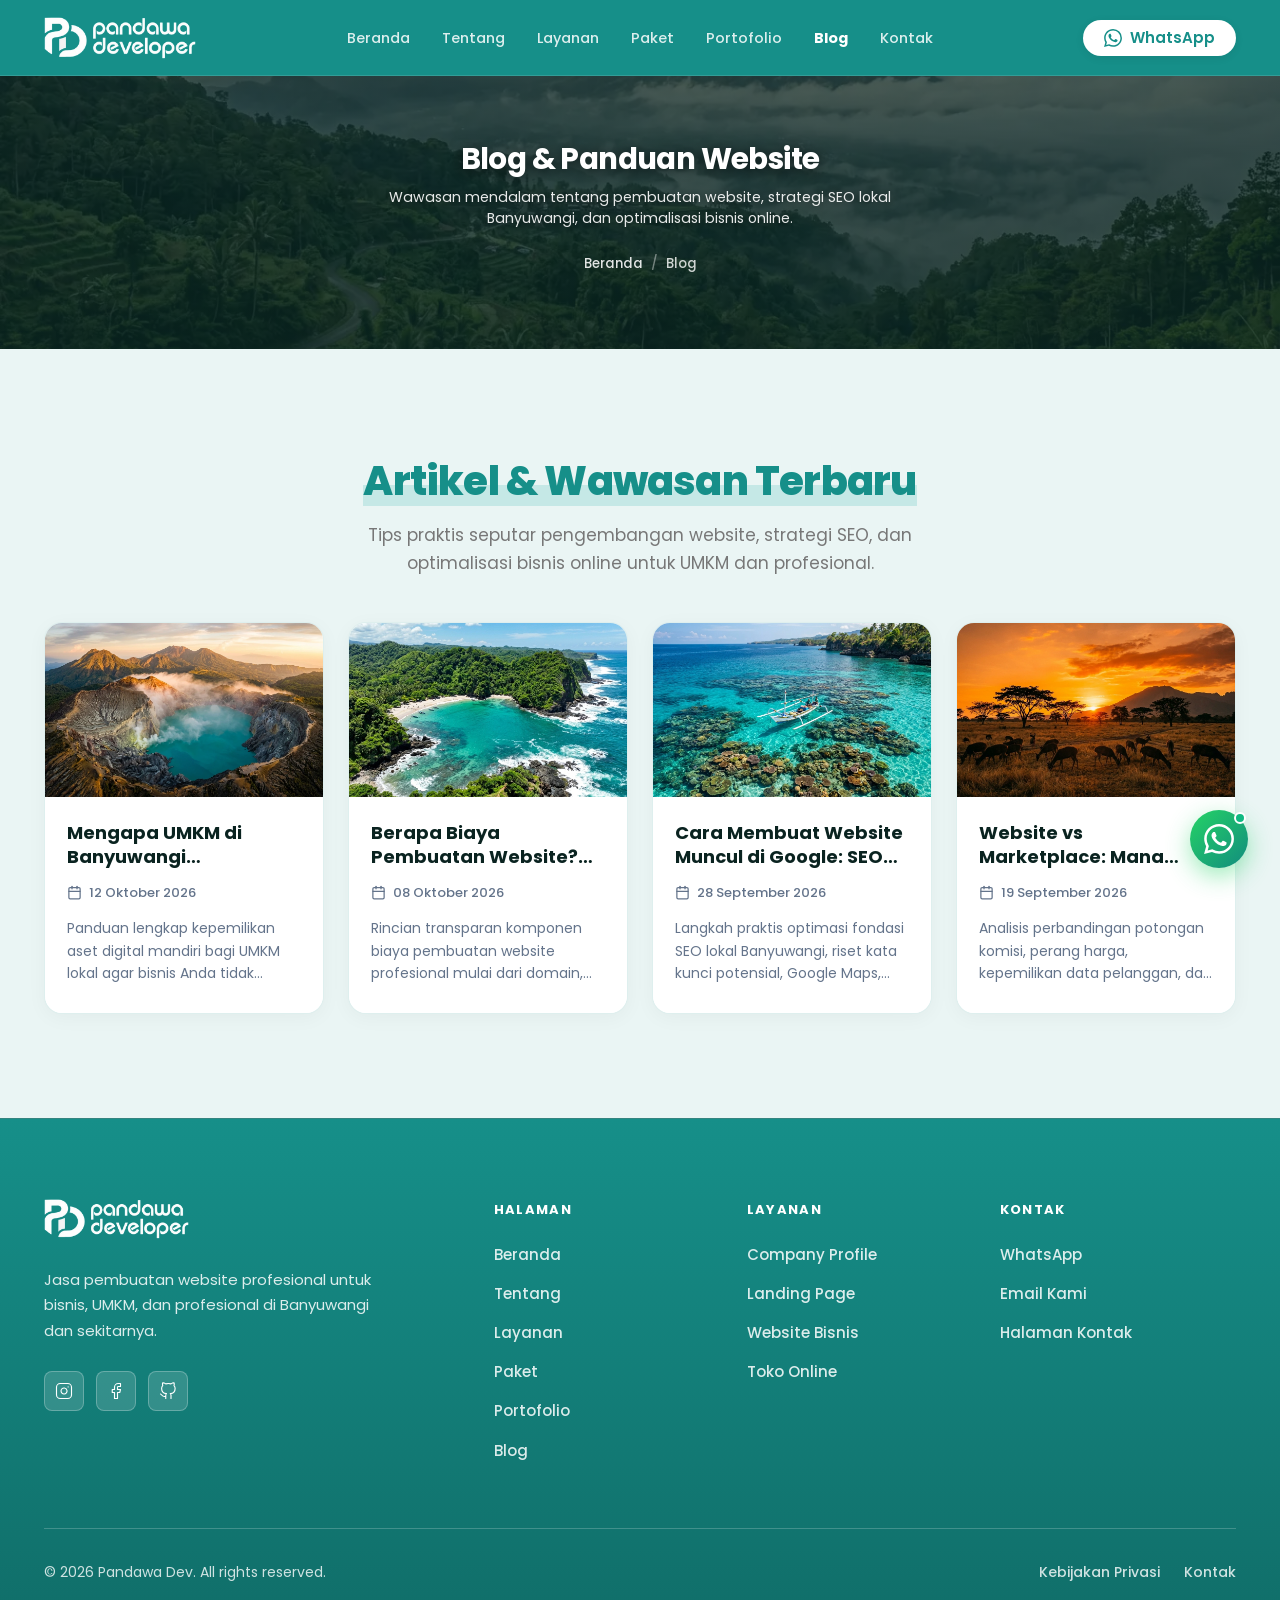
<file: blog/index.html>
<!DOCTYPE html>
<html lang="id">
<head>
  <meta charset="UTF-8">
  <meta name="viewport" content="width=device-width, initial-scale=1.0">

  <!-- Primary Meta Tags -->
  <title>Blog &amp; Panduan Website Bisnis Banyuwangi | Pandawa Dev</title>
  <meta name="description" content="Kumpulan artikel, tips SEO praktis, strategi website bisnis, dan panduan digital marketing untuk UMKM dan pemilik usaha di Banyuwangi dan Indonesia.">
  <meta name="author" content="Pandawa Developer">
  <link rel="canonical" href="https://pandawadev.web.id/blog/">

  <!-- Open Graph / Facebook / WhatsApp -->
  <meta property="og:type" content="website">
  <meta property="og:url" content="https://pandawadev.web.id/blog/">
  <meta property="og:title" content="Blog &amp; Panduan Website Bisnis Banyuwangi | Pandawa Dev">
  <meta property="og:description" content="Kumpulan artikel, tips SEO praktis, strategi website bisnis, dan panduan digital marketing untuk UMKM dan pemilik usaha di Banyuwangi dan Indonesia.">
  <meta property="og:image" content="https://pandawadev.web.id/assets/img/og-default.jpg">
  <meta property="og:image:type" content="image/jpeg">
  <meta property="og:image:width" content="1200">
  <meta property="og:image:height" content="630">
  <meta property="og:image:alt" content="Blog dan panduan website bisnis Pandawa Developer">
  <meta property="og:site_name" content="Pandawa Developer">
  <meta property="og:locale" content="id_ID">

  <!-- Twitter / X -->
  <meta name="twitter:card" content="summary_large_image">
  <meta name="twitter:title" content="Blog &amp; Panduan Website Bisnis Banyuwangi | Pandawa Dev">
  <meta name="twitter:description" content="Kumpulan artikel, tips SEO praktis, strategi website bisnis, dan panduan digital marketing untuk UMKM dan pemilik usaha di Banyuwangi dan Indonesia.">
  <meta name="twitter:image" content="https://pandawadev.web.id/assets/img/og-default.jpg">
  <meta name="twitter:image:alt" content="Blog dan panduan website bisnis Pandawa Developer">
  <meta name="robots" content="index, follow, max-image-preview:large, max-snippet:-1, max-video-preview:-1">

  <!-- Favicon -->
  <link rel="icon" type="image/png" href="../assets/img/logo/favicon.png">
  <link rel="apple-touch-icon" href="../assets/img/logo/favicon.png">
  <link rel="shortcut icon" href="../favicon.ico">

  <!-- Main CSS -->
  <link rel="stylesheet" href="../assets/css/main.css">

  <!-- JSON-LD (satu @graph per halaman) -->
  <script type="application/ld+json">
  {
    "@context": "https://schema.org",
    "@graph": [
      {
        "@type": "ProfessionalService",
        "@id": "https://pandawadev.web.id/#organization",
        "name": "Pandawa Developer",
        "alternateName": "Pandawa Dev",
        "url": "https://pandawadev.web.id/",
        "logo": {
          "@type": "ImageObject",
          "@id": "https://pandawadev.web.id/#logo",
          "url": "https://pandawadev.web.id/assets/img/logo/logo-schema.png",
          "contentUrl": "https://pandawadev.web.id/assets/img/logo/logo-schema.png",
          "width": 512,
          "height": 512
        },
        "image": "https://pandawadev.web.id/assets/img/about.webp",
        "description": "Studio jasa pembuatan website profesional di Banyuwangi: company profile, landing page, dan toko online yang responsif, cepat, dan SEO-friendly.",
        "telephone": "+6285748319655",
        "email": "halo@pandawadev.web.id",
        "priceRange": "Rp 850.000 - Rp 2.950.000",
        "hasMap": "https://maps.app.goo.gl/tY8xszkpeya6heZh7",
        "address": {
          "@type": "PostalAddress",
          "streetAddress": "M6W5+Q7W Gendoh",
          "addressLocality": "Banyuwangi",
          "addressRegion": "Jawa Timur",
          "postalCode": "68468",
          "addressCountry": "ID"
        },
        "geo": {
          "@type": "GeoCoordinates",
          "latitude": -8.303004,
          "longitude": 114.208215
        },
        "areaServed": [
          {
            "@type": "City",
            "name": "Banyuwangi"
          },
          {
            "@type": "AdministrativeArea",
            "name": "Kecamatan Rogojampi"
          },
          {
            "@type": "AdministrativeArea",
            "name": "Kecamatan Genteng"
          },
          {
            "@type": "AdministrativeArea",
            "name": "Kecamatan Glenmore"
          },
          {
            "@type": "AdministrativeArea",
            "name": "Kabupaten Situbondo"
          },
          {
            "@type": "AdministrativeArea",
            "name": "Kabupaten Jember"
          },
          {
            "@type": "State",
            "name": "Jawa Timur"
          },
          {
            "@type": "Country",
            "name": "Indonesia"
          }
        ],
        "openingHoursSpecification": [
          {
            "@type": "OpeningHoursSpecification",
            "dayOfWeek": [
              "Monday",
              "Tuesday",
              "Wednesday",
              "Thursday",
              "Friday",
              "Saturday",
              "Sunday"
            ],
            "opens": "08:00",
            "closes": "21:00"
          }
        ],
        "contactPoint": {
          "@type": "ContactPoint",
          "telephone": "+6285748319655",
          "contactType": "customer service",
          "areaServed": "ID",
          "availableLanguage": "Indonesian",
          "url": "https://wa.me/6285748319655"
        }
      },
      {
        "@type": "WebSite",
        "@id": "https://pandawadev.web.id/#website",
        "url": "https://pandawadev.web.id/",
        "name": "Pandawa Developer",
        "alternateName": "Pandawa Dev",
        "description": "Studio jasa pembuatan website profesional di Banyuwangi.",
        "inLanguage": "id-ID",
        "publisher": {
          "@id": "https://pandawadev.web.id/#organization"
        }
      },
      {
        "@type": "CollectionPage",
        "@id": "https://pandawadev.web.id/blog/#webpage",
        "url": "https://pandawadev.web.id/blog/",
        "name": "Blog & Panduan Website Bisnis Banyuwangi | Pandawa Dev",
        "description": "Kumpulan artikel, tips SEO praktis, strategi website bisnis, dan panduan digital marketing untuk UMKM dan pemilik usaha di Banyuwangi dan Indonesia.",
        "inLanguage": "id-ID",
        "isPartOf": {
          "@id": "https://pandawadev.web.id/#website"
        },
        "about": {
          "@id": "https://pandawadev.web.id/#organization"
        },
        "primaryImageOfPage": {
          "@type": "ImageObject",
          "url": "https://pandawadev.web.id/assets/img/og-default.jpg",
          "width": 1200,
          "height": 630
        },
        "breadcrumb": {
          "@id": "https://pandawadev.web.id/blog/#breadcrumb"
        },
        "mainEntity": {
          "@id": "https://pandawadev.web.id/blog/#blog"
        }
      },
      {
        "@type": "BreadcrumbList",
        "@id": "https://pandawadev.web.id/blog/#breadcrumb",
        "itemListElement": [
          {
            "@type": "ListItem",
            "position": 1,
            "name": "Beranda",
            "item": "https://pandawadev.web.id/"
          },
          {
            "@type": "ListItem",
            "position": 2,
            "name": "Blog",
            "item": "https://pandawadev.web.id/blog/"
          }
        ]
      },
      {
        "@type": "Blog",
        "@id": "https://pandawadev.web.id/blog/#blog",
        "url": "https://pandawadev.web.id/blog/",
        "name": "Blog & Panduan Website Bisnis Pandawa Dev",
        "description": "Kumpulan artikel, tips SEO praktis, strategi website bisnis, dan panduan digital marketing untuk UMKM dan pemilik usaha di Banyuwangi dan Indonesia.",
        "inLanguage": "id-ID",
        "publisher": {
          "@id": "https://pandawadev.web.id/#organization"
        },
        "mainEntityOfPage": {
          "@id": "https://pandawadev.web.id/blog/#webpage"
        },
        "blogPost": [
          {
            "@type": "BlogPosting",
            "@id": "https://pandawadev.web.id/blog/biaya-pembuatan-website/#article",
            "headline": "Berapa Biaya Pembuatan Website? Panduan Jujur untuk Pemula",
            "url": "https://pandawadev.web.id/blog/biaya-pembuatan-website/",
            "datePublished": "2026-10-03T09:00:00+07:00",
            "dateModified": "2026-10-09T10:00:00+07:00"
          },
          {
            "@type": "BlogPosting",
            "@id": "https://pandawadev.web.id/blog/mengapa-umkm-butuh-website/#article",
            "headline": "Mengapa UMKM di Banyuwangi Membutuhkan Website di 2026?",
            "url": "https://pandawadev.web.id/blog/mengapa-umkm-butuh-website/",
            "datePublished": "2026-10-01T08:00:00+07:00",
            "dateModified": "2026-10-09T10:00:00+07:00"
          },
          {
            "@type": "BlogPosting",
            "@id": "https://pandawadev.web.id/blog/cara-membuat-website-muncul-di-google/#article",
            "headline": "Cara Membuat Website Muncul di Google: Fondasi SEO Lokal",
            "url": "https://pandawadev.web.id/blog/cara-membuat-website-muncul-di-google/",
            "datePublished": "2026-09-24T10:00:00+07:00",
            "dateModified": "2026-10-09T10:00:00+07:00"
          },
          {
            "@type": "BlogPosting",
            "@id": "https://pandawadev.web.id/blog/website-vs-marketplace/#article",
            "headline": "Website vs Marketplace: Mana yang Lebih Menguntungkan?",
            "url": "https://pandawadev.web.id/blog/website-vs-marketplace/",
            "datePublished": "2026-09-18T08:00:00+07:00",
            "dateModified": "2026-10-09T10:00:00+07:00"
          }
        ]
      }
    ]
  }
  </script>
</head>
<body>

<header>
  <nav class="navbar navbar-teal" id="navbar" role="navigation" aria-label="Navigasi utama">
    <div class="container navbar-inner">
      <a href="/" class="navbar-logo" aria-label="Pandawa Developer - Beranda">
          <img src="../assets/img/logo/logo.png" alt="Pandawa Developer" class="navbar-logo-img" width="152" height="42">
        </a>
      <div class="navbar-nav">
        <a href="/">Beranda</a>
        <a href="/tentang/">Tentang</a>
        <a href="/layanan/">Layanan</a>
        <a href="/paket/">Paket</a>
        <a href="/portofolio/">Portofolio</a>
        <a href="/blog/" class="active">Blog</a>
        <a href="/kontak/">Kontak</a>
      </div>
      <div class="navbar-cta">
        <a href="https://wa.me/6285748319655?text=Halo%20Pandawa%20Dev%2C%20saya%20ingin%20konsultasi%20website." class="btn-pill-white" id="cta-navbar" data-wa="navbar" target="_blank" rel="noopener"><svg width="18" height="18" viewBox="0 0 24 24" fill="currentColor" aria-hidden="true"><path d="M17.472 14.382c-.297-.149-1.758-.867-2.03-.967-.273-.099-.471-.148-.67.15-.197.297-.767.966-.94 1.164-.173.199-.347.223-.644.075-.297-.15-1.255-.463-2.39-1.475-.883-.788-1.48-1.761-1.653-2.059-.173-.297-.018-.458.13-.606.134-.133.298-.347.446-.52.149-.174.198-.298.298-.497.099-.198.05-.371-.025-.52-.075-.149-.669-1.612-.916-2.207-.242-.579-.487-.5-.669-.51-.173-.008-.371-.01-.57-.01-.198 0-.52.074-.792.372-.272.297-1.04 1.016-1.04 2.479 0 1.462 1.065 2.875 1.213 3.074.149.198 2.096 3.2 5.077 4.487.709.306 1.262.489 1.694.625.712.227 1.36.195 1.871.118.571-.085 1.758-.719 2.006-1.413.248-.694.248-1.289.173-1.413-.074-.124-.272-.198-.57-.347m-5.421 7.403h-.004a9.87 9.87 0 01-5.031-1.378l-.361-.214-3.741.982.998-3.648-.235-.374a9.86 9.86 0 01-1.51-5.26c.001-5.45 4.436-9.884 9.888-9.884 2.64 0 5.122 1.03 6.988 2.898a9.825 9.825 0 012.893 6.994c-.003 5.45-4.437 9.884-9.885 9.884m8.413-18.297A11.815 11.815 0 0012.05 0C5.495 0 .16 5.335.157 11.892c0 2.096.547 4.142 1.588 5.945L.057 24l6.305-1.654a11.882 11.882 0 005.683 1.448h.005c6.554 0 11.89-5.335 11.893-11.893a11.821 11.821 0 00-3.48-8.413z"/></svg><span>WhatsApp</span></a>
        <button class="navbar-toggle" id="navbar-toggle" aria-expanded="false" aria-controls="navbar-mobile" aria-label="Buka menu">
          <svg width="24" height="24" viewBox="0 0 24 24" fill="none" stroke="currentColor" stroke-width="2" stroke-linecap="round" stroke-linejoin="round"><line x1="3" y1="6" x2="21" y2="6"/><line x1="3" y1="6" x2="21" y2="6"/><line x1="3" y1="12" x2="21" y2="12"/><line x1="3" y1="18" x2="21" y2="18"/></svg>
        </button>
      </div>
    </div>
  </nav>
  <div class="navbar-mobile" id="navbar-mobile" aria-hidden="true">
      <div class="navbar-mobile-header">
        <a href="/" class="navbar-mobile-brand" aria-label="Pandawa Developer">
          <img src="../assets/img/logo/logo.png" alt="Pandawa Developer" class="navbar-mobile-logo" width="140" height="38">
        </a>
        <button type="button" class="navbar-mobile-close" id="navbarMobileClose" aria-label="Tutup menu">
            <svg width="24" height="24" viewBox="0 0 24 24" fill="none" stroke="currentColor" stroke-width="2.5" stroke-linecap="round" stroke-linejoin="round">
              <line x1="18" y1="6" x2="6" y2="18"/>
              <line x1="6" y1="6" x2="18" y2="18"/>
            </svg>
          </button>
      </div>

      <nav class="navbar-mobile-nav" aria-label="Navigasi Menu Mobile">
        <div class="navbar-mobile-item">
          <a href="/" class="navbar-mobile-link ">Beranda</a>
        </div>
        <div class="navbar-mobile-item">
          <a href="/tentang/" class="navbar-mobile-link ">Tentang</a>
        </div>
        <div class="navbar-mobile-item">
          <a href="/layanan/" class="navbar-mobile-link">Layanan</a>
        </div>
        <div class="navbar-mobile-item">
          <a href="/paket/" class="navbar-mobile-link">Paket</a>
        </div>
        <div class="navbar-mobile-item">
          <a href="/portofolio/" class="navbar-mobile-link">Portofolio</a>
        </div>
        <div class="navbar-mobile-item">
          <a href="/blog/" class="navbar-mobile-link active">Blog</a>
        </div>
        <div class="navbar-mobile-item">
          <a href="/kontak/" class="navbar-mobile-link">Kontak</a>
        </div>
      </nav>
      <div class="navbar-mobile-footer">
        <a href="https://wa.me/6285748319655?text=Halo%20Pandawa%20Dev%2C%20saya%20ingin%20konsultasi%20pembuatan%20website."
          class="navbar-mobile-cta" target="_blank" rel="noopener">
          <svg width="20" height="20" viewBox="0 0 24 24" fill="currentColor" aria-hidden="true">
            <path d="M17.472 14.382c-.297-.149-1.758-.867-2.03-.967-.273-.099-.471-.148-.67.15-.197.297-.767.966-.94 1.164-.173.199-.347.223-.644.075-.297-.15-1.255-.463-2.39-1.475-.883-.788-1.48-1.761-1.653-2.059-.173-.297-.018-.458.13-.606.134-.133.298-.347.446-.52.149-.174.198-.298.298-.497.099-.198.05-.371-.025-.52-.075-.149-.669-1.612-.916-2.207-.242-.579-.487-.5-.669-.51-.173-.008-.371-.01-.57-.01-.198 0-.52.074-.792.372-.272.297-1.04 1.016-1.04 2.479 0 1.462 1.065 2.875 1.213 3.074.149.198 2.096 3.2 5.077 4.487.709.306 1.262.489 1.694.625.712.227 1.36.195 1.871.118.571-.085 1.758-.719 2.006-1.413.248-.694.248-1.289.173-1.413-.074-.124-.272-.198-.57-.347m-5.421 7.403h-.004a9.87 9.87 0 01-5.031-1.378l-.361-.214-3.741.982.998-3.648-.235-.374a9.86 9.86 0 01-1.51-5.26c.001-5.45 4.436-9.884 9.888-9.884 2.64 0 5.122 1.03 6.988 2.898a9.825 9.825 0 012.893 6.994c-.003 5.45-4.437 9.884-9.885 9.884m8.413-18.297A11.815 11.815 0 0012.05 0C5.495 0 .16 5.335.157 11.892c0 2.096.547 4.142 1.588 5.945L.057 24l6.305-1.654a11.882 11.882 0 005.683 1.448h.005c6.554 0 11.89-5.335 11.893-11.893a11.821 11.821 0 00-3.48-8.413z"/>
          </svg>
          <span>WhatsApp</span>
        </a>
      </div>
    </div>
  </header>

<main id="main-content">

  <!-- 1. PAGE BANNER (HERO SEPERTI TENTANG KAMI) -->
  <section class="about-hero" aria-label="Hero Blog">
    <div class="container">
      <div class="about-hero-content reveal">
        <h1 class="about-hero-title">Blog &amp; Panduan Website</h1>
        <p class="about-hero-subtitle">Wawasan mendalam tentang pembuatan website, strategi SEO lokal Banyuwangi, dan optimalisasi bisnis online.</p>
        <nav class="about-hero-breadcrumb" aria-label="Breadcrumb">
          <a href="/">Beranda</a>
          <span class="breadcrumb-sep" aria-hidden="true">/</span>
          <span aria-current="page">Blog</span>
        </nav>
      </div>
    </div>
  </section>

  <!-- 2. ARTIKEL & WAWASAN TERBARU (BACKGROUND SESUAI HALAMAN TENTANG) -->
  <section class="section" aria-label="Artikel dan Panduan Terbaru">
    <div class="container">
      <div class="section-header center reveal" style="margin-bottom: 2.75rem;">
        <h2 class="why-heading">Artikel &amp; <span class="why-heading-accent">Wawasan Terbaru</span></h2>
        <p class="section-subtitle">Tips praktis seputar pengembangan website, strategi SEO, dan optimalisasi bisnis online untuk UMKM dan profesional.</p>
      </div>

      <div class="blog-cards-grid">

        <!-- Artikel 1: Mengapa UMKM Butuh Website -->
        <article class="blog-post-card reveal">
          <a href="/blog/mengapa-umkm-butuh-website/" class="blog-post-card-link">
            <div class="blog-post-card-img">
              <img src="../assets/img/service-company.webp" alt="Mengapa UMKM di Banyuwangi Membutuhkan Website di 2026" width="600" height="375" loading="lazy">
            </div>
            <div class="blog-post-card-body">
              <h3 class="blog-post-card-title">Mengapa UMKM di Banyuwangi Membutuhkan Website di 2026</h3>
              <div class="blog-post-card-date">
                <svg width="15" height="15" viewBox="0 0 24 24" fill="none" stroke="currentColor" stroke-width="2" stroke-linecap="round" stroke-linejoin="round" aria-hidden="true">
                  <rect x="3" y="4" width="18" height="18" rx="2" ry="2"></rect>
                  <line x1="16" y1="2" x2="16" y2="6"></line>
                  <line x1="8" y1="2" x2="8" y2="6"></line>
                  <line x1="3" y1="10" x2="21" y2="10"></line>
                </svg>
                <span>12 Oktober 2026</span>
              </div>
              <p class="blog-post-card-desc">Panduan lengkap kepemilikan aset digital mandiri bagi UMKM lokal agar bisnis Anda tidak rentan bergantung pada algoritma media sosial.</p>
            </div>
          </a>
        </article>

        <!-- Artikel 2: Berapa Biaya Pembuatan Website -->
        <article class="blog-post-card reveal reveal-delay-1">
          <a href="/blog/biaya-pembuatan-website/" class="blog-post-card-link">
            <div class="blog-post-card-img">
              <img src="../assets/img/service-custom.webp" alt="Berapa Biaya Pembuatan Website" width="600" height="375" loading="lazy">
            </div>
            <div class="blog-post-card-body">
              <h3 class="blog-post-card-title">Berapa Biaya Pembuatan Website? Panduan Jujur Pemula</h3>
              <div class="blog-post-card-date">
                <svg width="15" height="15" viewBox="0 0 24 24" fill="none" stroke="currentColor" stroke-width="2" stroke-linecap="round" stroke-linejoin="round" aria-hidden="true">
                  <rect x="3" y="4" width="18" height="18" rx="2" ry="2"></rect>
                  <line x1="16" y1="2" x2="16" y2="6"></line>
                  <line x1="8" y1="2" x2="8" y2="6"></line>
                  <line x1="3" y1="10" x2="21" y2="10"></line>
                </svg>
                <span>08 Oktober 2026</span>
              </div>
              <p class="blog-post-card-desc">Rincian transparan komponen biaya pembuatan website profesional mulai dari domain, cloud hosting, hingga perawatan tahunan.</p>
            </div>
          </a>
        </article>

        <!-- Artikel 3: Cara Membuat Website Muncul di Google -->
        <article class="blog-post-card reveal reveal-delay-2">
          <a href="/blog/cara-membuat-website-muncul-di-google/" class="blog-post-card-link">
            <div class="blog-post-card-img">
              <img src="../assets/img/service-landing.webp" alt="Cara Membuat Website Muncul di Google" width="600" height="375" loading="lazy">
            </div>
            <div class="blog-post-card-body">
              <h3 class="blog-post-card-title">Cara Membuat Website Muncul di Google: SEO Lokal</h3>
              <div class="blog-post-card-date">
                <svg width="15" height="15" viewBox="0 0 24 24" fill="none" stroke="currentColor" stroke-width="2" stroke-linecap="round" stroke-linejoin="round" aria-hidden="true">
                  <rect x="3" y="4" width="18" height="18" rx="2" ry="2"></rect>
                  <line x1="16" y1="2" x2="16" y2="6"></line>
                  <line x1="8" y1="2" x2="8" y2="6"></line>
                  <line x1="3" y1="10" x2="21" y2="10"></line>
                </svg>
                <span>28 September 2026</span>
              </div>
              <p class="blog-post-card-desc">Langkah praktis optimasi fondasi SEO lokal Banyuwangi, riset kata kunci potensial, Google Maps, dan struktur schema agar mudah ditemukan calon klien.</p>
            </div>
          </a>
        </article>

        <!-- Artikel 4: Website vs Marketplace -->
        <article class="blog-post-card reveal reveal-delay-3">
          <a href="/blog/website-vs-marketplace/" class="blog-post-card-link">
            <div class="blog-post-card-img">
              <img src="../assets/img/service-ecommerce.webp" alt="Website vs Marketplace" width="600" height="375" loading="lazy">
            </div>
            <div class="blog-post-card-body">
              <h3 class="blog-post-card-title">Website vs Marketplace: Mana yang Menguntungkan?</h3>
              <div class="blog-post-card-date">
                <svg width="15" height="15" viewBox="0 0 24 24" fill="none" stroke="currentColor" stroke-width="2" stroke-linecap="round" stroke-linejoin="round" aria-hidden="true">
                  <rect x="3" y="4" width="18" height="18" rx="2" ry="2"></rect>
                  <line x1="16" y1="2" x2="16" y2="6"></line>
                  <line x1="8" y1="2" x2="8" y2="6"></line>
                  <line x1="3" y1="10" x2="21" y2="10"></line>
                </svg>
                <span>19 September 2026</span>
              </div>
              <p class="blog-post-card-desc">Analisis perbandingan potongan komisi, perang harga, kepemilikan data pelanggan, dan nilai branding antara website mandiri vs marketplace.</p>
            </div>
          </a>
        </article>

      </div>
    </div>
  </section>

</main>

<footer class="footer" role="contentinfo">
  <div class="container">
    <div class="footer-grid">
      <div>
        <a href="/" class="footer-brand-logo" aria-label="Pandawa Developer - Beranda">
            <img src="../assets/img/logo/logo.png" alt="Pandawa Developer" class="footer-logo-img" width="160" height="44">
          </a>
        <p class="footer-brand-desc">Jasa pembuatan website profesional untuk bisnis, UMKM, dan profesional di Banyuwangi dan sekitarnya.</p>
        <div class="footer-social">
          <a href="#" aria-label="Instagram" rel="noopener"><svg viewBox="0 0 24 24" fill="none" stroke="currentColor" stroke-width="1.5" stroke-linecap="round" stroke-linejoin="round"><rect x="2" y="2" width="20" height="20" rx="5"/><path d="M16 11.37A4 4 0 1 1 12.63 8 4 4 0 0 1 16 11.37z"/><line x1="17.5" y1="6.5" x2="17.51" y2="6.5"/></svg></a>
          <a href="#" aria-label="Facebook" rel="noopener"><svg viewBox="0 0 24 24" fill="none" stroke="currentColor" stroke-width="1.5" stroke-linecap="round" stroke-linejoin="round"><path d="M18 2h-3a5 5 0 0 0-5 5v3H7v4h3v8h4v-8h3l1-4h-4V7a1 1 0 0 1 1-1h3z"/></svg></a>
          <a href="#" aria-label="GitHub" rel="noopener"><svg viewBox="0 0 24 24" fill="none" stroke="currentColor" stroke-width="1.5" stroke-linecap="round" stroke-linejoin="round"><path d="M9 19c-5 1.5-5-2.5-7-3m14 6v-3.87a3.37 3.37 0 0 0-.94-2.61c3.14-.35 6.44-1.54 6.44-7A5.44 5.44 0 0 0 20 4.77 5.07 5.07 0 0 0 19.91 1S18.73.65 16 2.48a13.38 13.38 0 0 0-7 0C6.27.65 5.09 1 5.09 1A5.07 5.07 0 0 0 5 4.77a5.44 5.44 0 0 0-1.5 3.78c0 5.42 3.3 6.61 6.44 7A3.37 3.37 0 0 0 9 18.13V22"/></svg></a>
        </div>
      </div>
      <div>
        <div class="footer-heading">Halaman</div>
        <ul class="footer-links">
          <li><a href="/">Beranda</a></li>
          <li><a href="/tentang/">Tentang</a></li>
          <li><a href="/layanan/">Layanan</a></li>
            <li><a href="/paket/">Paket</a></li>
            <li><a href="/portofolio/">Portofolio</a></li>
          <li><a href="/blog/">Blog</a></li>
        </ul>
      </div>
      <div>
        <div class="footer-heading">Layanan</div>
        <ul class="footer-links">
          <li><a href="/layanan/#company-profile">Company Profile</a></li>
          <li><a href="/layanan/#landing-page">Landing Page</a></li>
          <li><a href="/layanan/#website-bisnis">Website Bisnis</a></li>
          <li><a href="/layanan/#toko-online">Toko Online</a></li>
        </ul>
      </div>
      <div>
        <div class="footer-heading">Kontak</div>
        <ul class="footer-links">
          <li><a href="https://wa.me/6285748319655" target="_blank" rel="noopener">WhatsApp</a></li>
          <li><a href="mailto:halo@pandawadev.web.id">Email Kami</a></li>
          <li><a href="/kontak/">Halaman Kontak</a></li>
        </ul>
      </div>
    </div>
    <div class="footer-bottom">
      <p class="footer-copy">&#169; 2026 Pandawa Dev. All rights reserved.</p>
      <div class="footer-bottom-links">
        <a href="/kebijakan-privasi/">Kebijakan Privasi</a>
        <a href="/kontak/">Kontak</a>
      </div>
    </div>
  </div>
</footer>

<!-- Floating WhatsApp Widget & Interactive Popup -->
    <!-- Circular Scroll-to-Top with Progress Indicator -->
  <button type="button" class="scroll-top-btn" id="scrollTopBtn" aria-label="Kembali ke atas" title="Kembali ke atas">
    <svg class="scroll-progress-svg" viewBox="0 0 48 48" width="48" height="48">
      <circle class="scroll-progress-bg" cx="24" cy="24" r="20" />
      <circle class="scroll-progress-bar" id="scrollProgressBar" cx="24" cy="24" r="20" />
    </svg>
    <span class="scroll-top-icon">
      <svg viewBox="0 0 24 24" width="18" height="18" fill="none" stroke="currentColor" stroke-width="2.6" stroke-linecap="round" stroke-linejoin="round">
        <polyline points="18 15 12 9 6 15" />
      </svg>
    </span>
  </button>

  <div class="wa-widget" id="waWidget">
    <div class="wa-popup" id="waPopup" aria-hidden="true" role="dialog" aria-labelledby="waPopupTitle">
      <div class="wa-popup-header">
        <div class="wa-popup-profile">
          <div class="wa-popup-avatar">
            <svg viewBox="0 0 24 24" width="22" height="22" fill="currentColor">
              <path d="M12 2C6.48 2 2 6.48 2 12c0 1.85.5 3.58 1.38 5.08L2 22l5.05-1.33A9.96 9.96 0 0 0 12 22c5.52 0 10-4.48 10-10S17.52 2 12 2zm0 18c-1.6 0-3.11-.45-4.41-1.23l-.32-.19-3.27.86.87-3.19-.21-.33A7.95 7.95 0 0 1 4 12c0-4.41 3.59-8 8-8s8 3.59 8 8-3.59 8-8 8z"/>
            </svg>
            <span class="wa-status-badge" title="Online"></span>
          </div>
          <div class="wa-popup-info">
            <h4 class="wa-popup-title" id="waPopupTitle">Pandawa Developer</h4>
            <span class="wa-popup-subtitle">Online · Konsultasi Gratis</span>
          </div>
        </div>
        <button type="button" class="wa-popup-close" id="waPopupClose" aria-label="Tutup popup WhatsApp">
          <svg viewBox="0 0 24 24" width="18" height="18" fill="none" stroke="currentColor" stroke-width="2.5" stroke-linecap="round"><line x1="18" y1="6" x2="6" y2="18"/><line x1="6" y1="6" x2="18" y2="18"/></svg>
        </button>
      </div>
      <div class="wa-popup-body">
        <div class="wa-chat-bubble">
          <div class="wa-bubble-sender">Pandawa Developer</div>
          <p class="wa-bubble-text">Halo! 👋 Butuh website profesional atau ingin konsultasi untuk bisnis Anda di Banyuwangi?</p>
          <p class="wa-bubble-text" style="margin-top: 6px;">Tim kami siap membantu mewujudkan website yang modern, cepat, dan siap menghasilkan.</p>
          <div class="wa-bubble-meta">
            <span class="wa-bubble-time">Baru saja</span>
            <svg class="wa-check-double" viewBox="0 0 16 15" width="14" height="13" fill="#53bdeb"><path d="M15.01 3.316l-.478-.372a.365.365 0 0 0-.51.063L8.666 9.879a.32.32 0 0 1-.484.033l-.358-.325a.319.319 0 0 0-.484.032l-.378.483a.418.418 0 0 0 .036.541l1.32 1.266c.143.14.361.125.484-.033l6.272-8.048a.366.366 0 0 0-.064-.512zm-4.1 0l-.478-.372a.365.365 0 0 0-.51.063L4.566 9.879a.32.32 0 0 1-.484.033L1.891 7.769a.366.366 0 0 0-.515.006l-.423.433a.364.364 0 0 0 .006.514l3.258 3.185c.143.14.361.125.484-.033l6.272-8.048a.365.365 0 0 0-.063-.51z"/></svg>
          </div>
        </div>
      </div>
      <div class="wa-popup-footer">
        <a href="https://wa.me/6285748319655?text=Halo%20Pandawa%20Developer%2C%20saya%20ingin%20konsultasi%20pembuatan%20website."
          target="_blank" rel="noopener" class="wa-popup-btn" id="waPopupStartChat">
          <svg viewBox="0 0 24 24" width="20" height="20" fill="currentColor">
            <path d="M17.472 14.382c-.297-.149-1.758-.867-2.03-.967-.273-.099-.471-.148-.67.15-.197.297-.767.966-.94 1.164-.173.199-.347.223-.644.075-.297-.15-1.255-.463-2.39-1.475-.883-.788-1.48-1.761-1.653-2.059-.173-.297-.018-.458.13-.606.134-.133.298-.347.446-.52.149-.174.198-.298.298-.497.099-.198.05-.371-.025-.52-.075-.149-.669-1.612-.916-2.207-.242-.579-.487-.5-.669-.51-.173-.008-.371-.01-.57-.01-.198 0-.52.074-.792.372-.272.297-1.04 1.016-1.04 2.479 0 1.462 1.065 2.875 1.213 3.074.149.198 2.096 3.2 5.077 4.487.709.306 1.262.489 1.694.625.712.227 1.36.195 1.871.118.571-.085 1.758-.719 2.006-1.413.248-.694.248-1.289.173-1.413-.074-.124-.272-.198-.57-.347m-5.421 7.403h-.004a9.87 9.87 0 01-5.031-1.378l-.361-.214-3.741.982.998-3.648-.235-.374a9.86 9.86 0 01-1.51-5.26c.001-5.45 4.436-9.884 9.888-9.884 2.64 0 5.122 1.03 6.988 2.898a9.825 9.825 0 012.893 6.994c-.003 5.45-4.437 9.884-9.885 9.884m8.413-18.297A11.815 11.815 0 0012.05 0C5.495 0 .16 5.335.157 11.892c0 2.096.547 4.142 1.588 5.945L.057 24l6.305-1.654a11.882 11.882 0 005.683 1.448h.005c6.554 0 11.89-5.335 11.893-11.893a11.821 11.821 0 00-3.48-8.413z"/>
          </svg>
          <span>Mulai Chat WhatsApp</span>
        </a>
      </div>
    </div>

    <button type="button" class="wa-float-circle" id="waFloatBtn" aria-label="Buka Chat WhatsApp" aria-expanded="false" title="Hubungi kami via WhatsApp">
      <svg xmlns="http://www.w3.org/2000/svg" viewBox="0 0 24 24" fill="currentColor" width="30" height="30">
        <path d="M17.472 14.382c-.297-.149-1.758-.867-2.03-.967-.273-.099-.471-.148-.67.15-.197.297-.767.966-.94 1.164-.173.199-.347.223-.644.075-.297-.15-1.255-.463-2.39-1.475-.883-.788-1.48-1.761-1.653-2.059-.173-.297-.018-.458.13-.606.134-.133.298-.347.446-.52.149-.174.198-.298.298-.497.099-.198.05-.371-.025-.52-.075-.149-.669-1.612-.916-2.207-.242-.579-.487-.5-.669-.51-.173-.008-.371-.01-.57-.01-.198 0-.52.074-.792.372-.272.297-1.04 1.016-1.04 2.479 0 1.462 1.065 2.875 1.213 3.074.149.198 2.096 3.2 5.077 4.487.709.306 1.262.489 1.694.625.712.227 1.36.195 1.871.118.571-.085 1.758-.719 2.006-1.413.248-.694.248-1.289.173-1.413-.074-.124-.272-.198-.57-.347m-5.421 7.403h-.004a9.87 9.87 0 01-5.031-1.378l-.361-.214-3.741.982.998-3.648-.235-.374a9.86 9.86 0 01-1.51-5.26c.001-5.45 4.436-9.884 9.888-9.884 2.64 0 5.122 1.03 6.988 2.898a9.825 9.825 0 012.893 6.994c-.003 5.45-4.437 9.884-9.885 9.884m8.413-18.297A11.815 11.815 0 0012.05 0C5.495 0 .16 5.335.157 11.892c0 2.096.547 4.142 1.588 5.945L.057 24l6.305-1.654a11.882 11.882 0 005.683 1.448h.005c6.554 0 11.89-5.335 11.893-11.893a11.821 11.821 0 00-3.48-8.413z"/>
      </svg>
      <span class="wa-badge-pulse"></span>
    </button>
  </div>

<script src="../assets/js/main.js" defer></script>
</body>
</html>
</file>
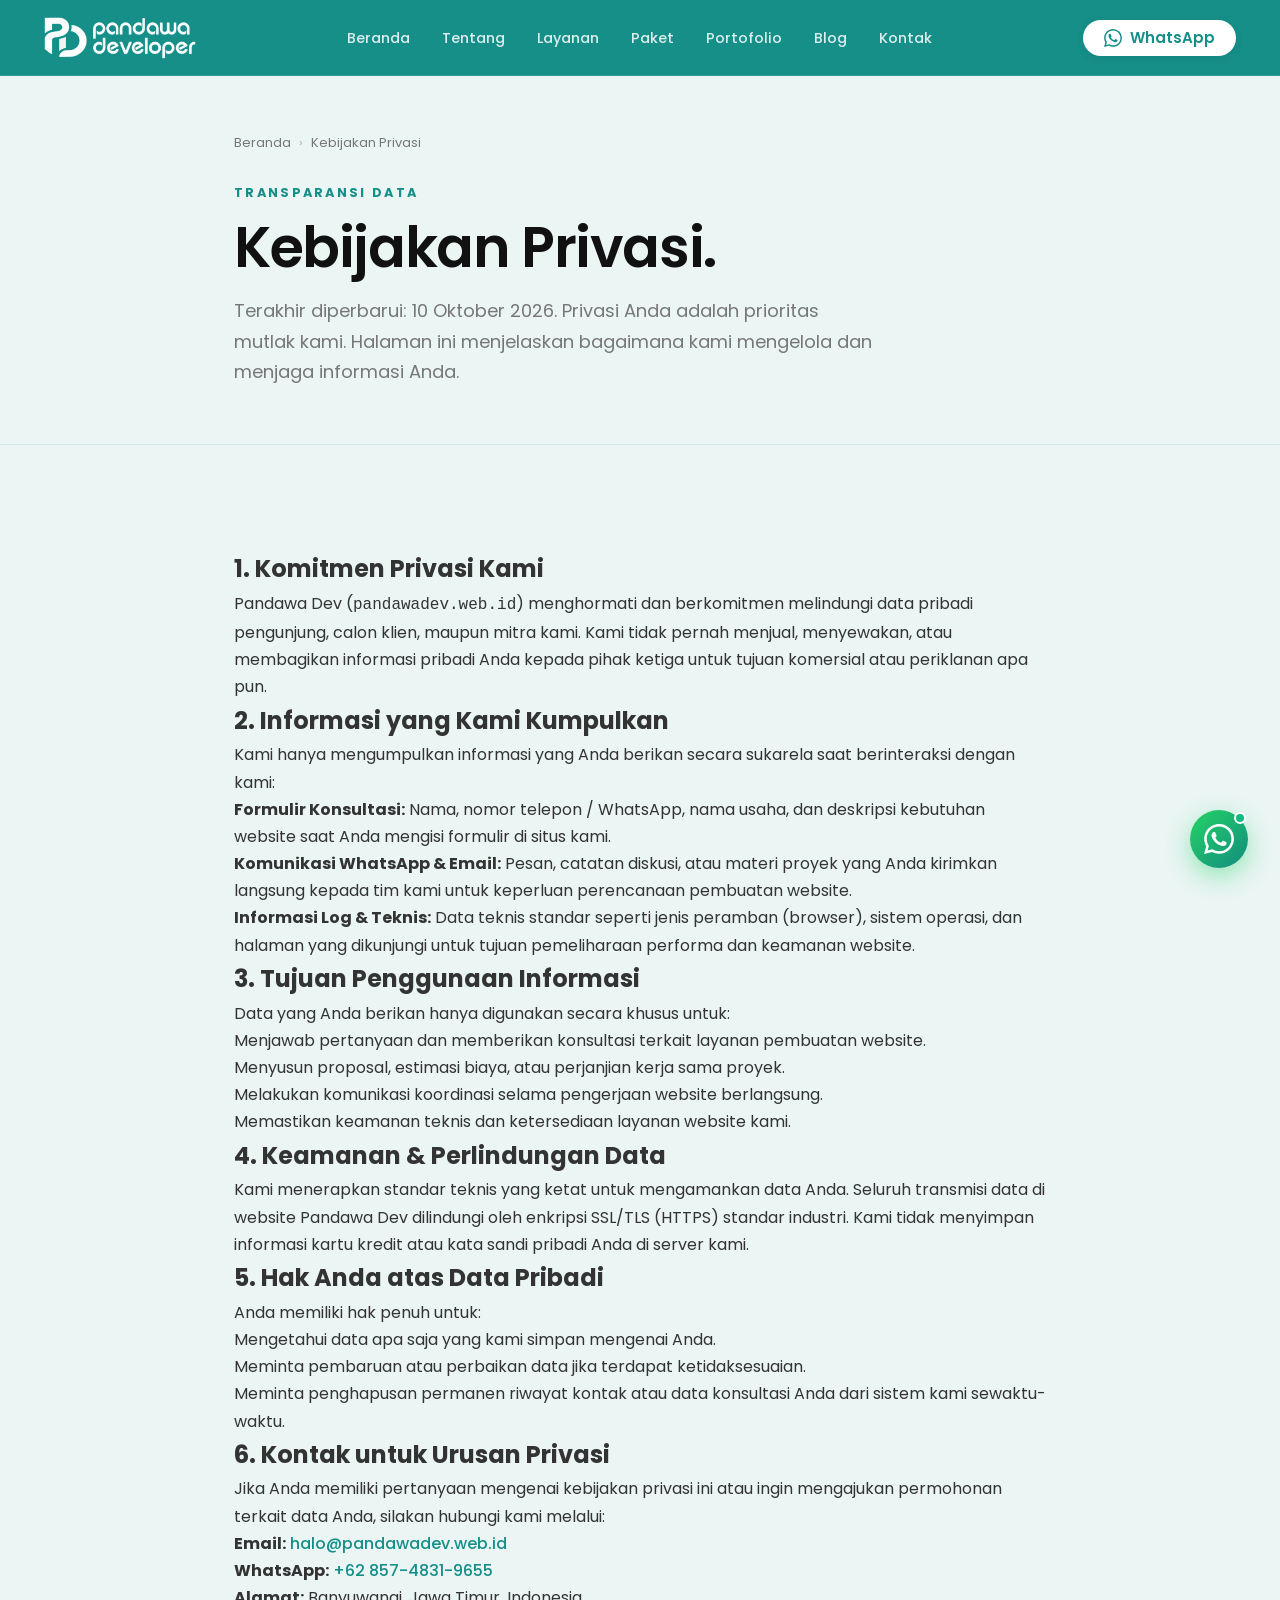
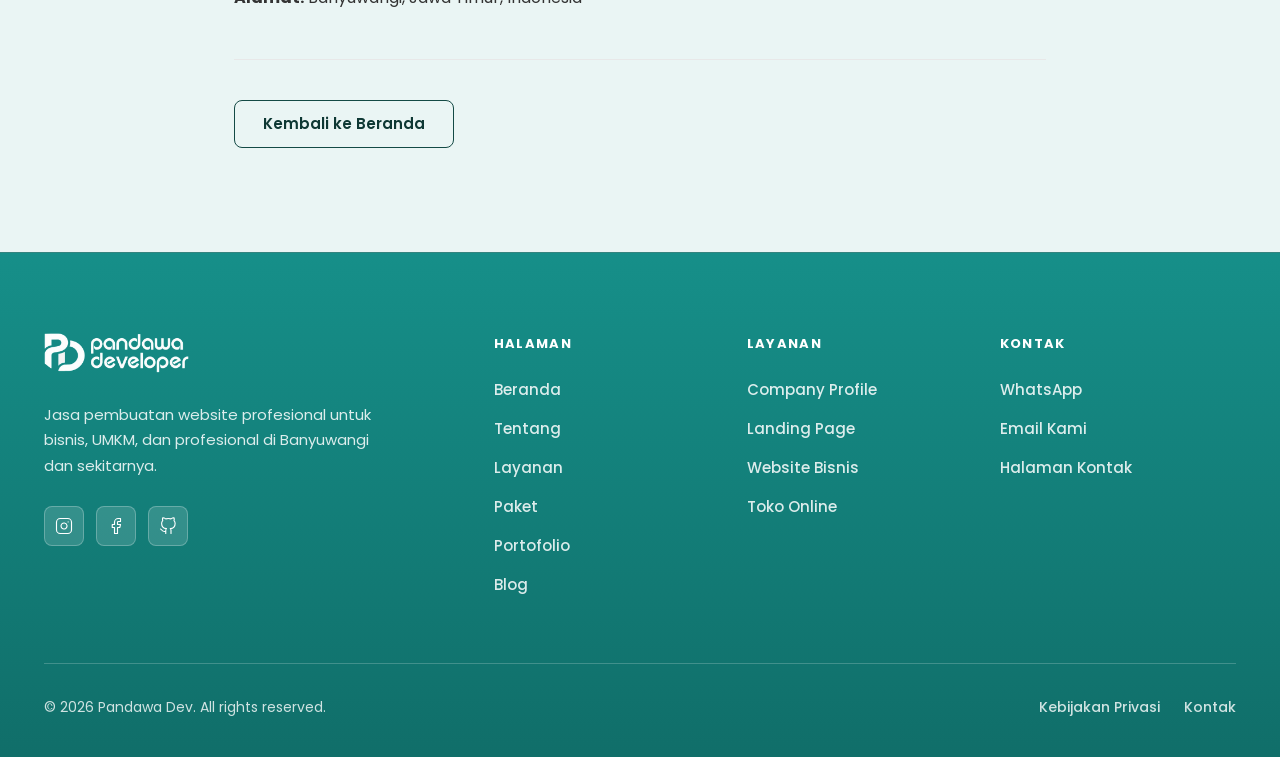
<file: kebijakan-privasi/index.html>
<!DOCTYPE html>
<html lang="id">
<head>
  <meta charset="UTF-8">
  <meta name="viewport" content="width=device-width, initial-scale=1.0">

  <!-- Primary Meta Tags -->
  <title>Kebijakan Privasi | Pandawa Developer Banyuwangi</title>
  <meta name="description" content="Kebijakan privasi resmi Pandawa Developer mengenai komitmen perlindungan data pribadi pengunjung, pengguna formulir konsultasi, dan klien pembuatan website.">
  <meta name="author" content="Pandawa Developer">
  <link rel="canonical" href="https://pandawadev.web.id/kebijakan-privasi/">

  <!-- Open Graph / Facebook / WhatsApp -->
  <meta property="og:type" content="website">
  <meta property="og:url" content="https://pandawadev.web.id/kebijakan-privasi/">
  <meta property="og:title" content="Kebijakan Privasi | Pandawa Developer Banyuwangi">
  <meta property="og:description" content="Kebijakan privasi resmi Pandawa Developer mengenai komitmen perlindungan data pribadi pengunjung, pengguna formulir konsultasi, dan klien pembuatan website.">
  <meta property="og:image" content="https://pandawadev.web.id/assets/img/og-default.jpg">
  <meta property="og:image:type" content="image/jpeg">
  <meta property="og:image:width" content="1200">
  <meta property="og:image:height" content="630">
  <meta property="og:image:alt" content="Pandawa Developer - jasa pembuatan website di Banyuwangi">
  <meta property="og:site_name" content="Pandawa Developer">
  <meta property="og:locale" content="id_ID">

  <!-- Twitter / X -->
  <meta name="twitter:card" content="summary_large_image">
  <meta name="twitter:title" content="Kebijakan Privasi | Pandawa Developer Banyuwangi">
  <meta name="twitter:description" content="Kebijakan privasi resmi Pandawa Developer mengenai komitmen perlindungan data pribadi pengunjung, pengguna formulir konsultasi, dan klien pembuatan website.">
  <meta name="twitter:image" content="https://pandawadev.web.id/assets/img/og-default.jpg">
  <meta name="twitter:image:alt" content="Pandawa Developer - jasa pembuatan website di Banyuwangi">
  <meta name="robots" content="index, follow, max-image-preview:large, max-snippet:-1, max-video-preview:-1">

  <!-- Favicon -->
  <link rel="icon" type="image/png" href="../assets/img/logo/favicon.png">
  <link rel="apple-touch-icon" href="../assets/img/logo/favicon.png">
  <link rel="shortcut icon" href="../favicon.ico">

  <!-- Main CSS -->
  <link rel="stylesheet" href="../assets/css/main.css">

  <!-- JSON-LD (satu @graph per halaman) -->
  <script type="application/ld+json">
  {
    "@context": "https://schema.org",
    "@graph": [
      {
        "@type": "ProfessionalService",
        "@id": "https://pandawadev.web.id/#organization",
        "name": "Pandawa Developer",
        "alternateName": "Pandawa Dev",
        "url": "https://pandawadev.web.id/",
        "logo": {
          "@type": "ImageObject",
          "@id": "https://pandawadev.web.id/#logo",
          "url": "https://pandawadev.web.id/assets/img/logo/logo-schema.png",
          "contentUrl": "https://pandawadev.web.id/assets/img/logo/logo-schema.png",
          "width": 512,
          "height": 512
        },
        "image": "https://pandawadev.web.id/assets/img/about.webp",
        "description": "Studio jasa pembuatan website profesional di Banyuwangi: company profile, landing page, dan toko online yang responsif, cepat, dan SEO-friendly.",
        "telephone": "+6285748319655",
        "email": "halo@pandawadev.web.id",
        "priceRange": "Rp 850.000 - Rp 2.950.000",
        "hasMap": "https://maps.app.goo.gl/tY8xszkpeya6heZh7",
        "address": {
          "@type": "PostalAddress",
          "streetAddress": "M6W5+Q7W Gendoh",
          "addressLocality": "Banyuwangi",
          "addressRegion": "Jawa Timur",
          "postalCode": "68468",
          "addressCountry": "ID"
        },
        "geo": {
          "@type": "GeoCoordinates",
          "latitude": -8.303004,
          "longitude": 114.208215
        },
        "areaServed": [
          {
            "@type": "City",
            "name": "Banyuwangi"
          },
          {
            "@type": "AdministrativeArea",
            "name": "Kecamatan Rogojampi"
          },
          {
            "@type": "AdministrativeArea",
            "name": "Kecamatan Genteng"
          },
          {
            "@type": "AdministrativeArea",
            "name": "Kecamatan Glenmore"
          },
          {
            "@type": "AdministrativeArea",
            "name": "Kabupaten Situbondo"
          },
          {
            "@type": "AdministrativeArea",
            "name": "Kabupaten Jember"
          },
          {
            "@type": "State",
            "name": "Jawa Timur"
          },
          {
            "@type": "Country",
            "name": "Indonesia"
          }
        ],
        "openingHoursSpecification": [
          {
            "@type": "OpeningHoursSpecification",
            "dayOfWeek": [
              "Monday",
              "Tuesday",
              "Wednesday",
              "Thursday",
              "Friday",
              "Saturday",
              "Sunday"
            ],
            "opens": "08:00",
            "closes": "21:00"
          }
        ],
        "contactPoint": {
          "@type": "ContactPoint",
          "telephone": "+6285748319655",
          "contactType": "customer service",
          "areaServed": "ID",
          "availableLanguage": "Indonesian",
          "url": "https://wa.me/6285748319655"
        }
      },
      {
        "@type": "WebSite",
        "@id": "https://pandawadev.web.id/#website",
        "url": "https://pandawadev.web.id/",
        "name": "Pandawa Developer",
        "alternateName": "Pandawa Dev",
        "description": "Studio jasa pembuatan website profesional di Banyuwangi.",
        "inLanguage": "id-ID",
        "publisher": {
          "@id": "https://pandawadev.web.id/#organization"
        }
      },
      {
        "@type": "WebPage",
        "@id": "https://pandawadev.web.id/kebijakan-privasi/#webpage",
        "url": "https://pandawadev.web.id/kebijakan-privasi/",
        "name": "Kebijakan Privasi | Pandawa Developer Banyuwangi",
        "description": "Kebijakan privasi resmi Pandawa Developer mengenai komitmen perlindungan data pribadi pengunjung, pengguna formulir konsultasi, dan klien pembuatan website.",
        "inLanguage": "id-ID",
        "isPartOf": {
          "@id": "https://pandawadev.web.id/#website"
        },
        "about": {
          "@id": "https://pandawadev.web.id/#organization"
        },
        "primaryImageOfPage": {
          "@type": "ImageObject",
          "url": "https://pandawadev.web.id/assets/img/og-default.jpg",
          "width": 1200,
          "height": 630
        },
        "breadcrumb": {
          "@id": "https://pandawadev.web.id/kebijakan-privasi/#breadcrumb"
        }
      },
      {
        "@type": "BreadcrumbList",
        "@id": "https://pandawadev.web.id/kebijakan-privasi/#breadcrumb",
        "itemListElement": [
          {
            "@type": "ListItem",
            "position": 1,
            "name": "Beranda",
            "item": "https://pandawadev.web.id/"
          },
          {
            "@type": "ListItem",
            "position": 2,
            "name": "Kebijakan Privasi",
            "item": "https://pandawadev.web.id/kebijakan-privasi/"
          }
        ]
      }
    ]
  }
  </script>
</head>
<body>

<header>
  <nav class="navbar navbar-teal" id="navbar" role="navigation" aria-label="Navigasi utama">
    <div class="container navbar-inner">
      <a href="/" class="navbar-logo" aria-label="Pandawa Developer - Beranda">
          <img src="../assets/img/logo/logo.png" alt="Pandawa Developer" class="navbar-logo-img" width="152" height="42">
        </a>
      <div class="navbar-nav">
        <a href="/">Beranda</a>
        <a href="/tentang/">Tentang</a>
        <a href="/layanan/">Layanan</a>
        <a href="/paket/">Paket</a>
        <a href="/portofolio/">Portofolio</a>
        <a href="/blog/">Blog</a>
        <a href="/kontak/">Kontak</a>
      </div>
      <div class="navbar-cta">
        <a href="https://wa.me/6285748319655?text=Halo%20Pandawa%20Dev%2C%20saya%20ingin%20konsultasi%20pembuatan%20website." class="btn-pill-white" id="cta-navbar" data-wa="navbar" target="_blank" rel="noopener"><svg width="18" height="18" viewBox="0 0 24 24" fill="currentColor" aria-hidden="true"><path d="M17.472 14.382c-.297-.149-1.758-.867-2.03-.967-.273-.099-.471-.148-.67.15-.197.297-.767.966-.94 1.164-.173.199-.347.223-.644.075-.297-.15-1.255-.463-2.39-1.475-.883-.788-1.48-1.761-1.653-2.059-.173-.297-.018-.458.13-.606.134-.133.298-.347.446-.52.149-.174.198-.298.298-.497.099-.198.05-.371-.025-.52-.075-.149-.669-1.612-.916-2.207-.242-.579-.487-.5-.669-.51-.173-.008-.371-.01-.57-.01-.198 0-.52.074-.792.372-.272.297-1.04 1.016-1.04 2.479 0 1.462 1.065 2.875 1.213 3.074.149.198 2.096 3.2 5.077 4.487.709.306 1.262.489 1.694.625.712.227 1.36.195 1.871.118.571-.085 1.758-.719 2.006-1.413.248-.694.248-1.289.173-1.413-.074-.124-.272-.198-.57-.347m-5.421 7.403h-.004a9.87 9.87 0 01-5.031-1.378l-.361-.214-3.741.982.998-3.648-.235-.374a9.86 9.86 0 01-1.51-5.26c.001-5.45 4.436-9.884 9.888-9.884 2.64 0 5.122 1.03 6.988 2.898a9.825 9.825 0 012.893 6.994c-.003 5.45-4.437 9.884-9.885 9.884m8.413-18.297A11.815 11.815 0 0012.05 0C5.495 0 .16 5.335.157 11.892c0 2.096.547 4.142 1.588 5.945L.057 24l6.305-1.654a11.882 11.882 0 005.683 1.448h.005c6.554 0 11.89-5.335 11.893-11.893a11.821 11.821 0 00-3.48-8.413z"/></svg><span>WhatsApp</span></a>
        <button class="navbar-toggle" id="navbar-toggle" aria-expanded="false" aria-controls="navbar-mobile" aria-label="Buka menu">
          <svg width="24" height="24" viewBox="0 0 24 24" fill="none" stroke="currentColor" stroke-width="2" stroke-linecap="round" stroke-linejoin="round"><line x1="3" y1="6" x2="21" y2="6"/><line x1="3" y1="12" x2="21" y2="12"/><line x1="3" y1="18" x2="21" y2="18"/></svg>
        </button>
      </div>
    </div>
  </nav>
  <div class="navbar-mobile" id="navbar-mobile" aria-hidden="true">
      <div class="navbar-mobile-header">
        <a href="/" class="navbar-mobile-brand" aria-label="Pandawa Developer">
          <img src="../assets/img/logo/logo.png" alt="Pandawa Developer" class="navbar-mobile-logo" width="140" height="38">
        </a>
        <button type="button" class="navbar-mobile-close" id="navbarMobileClose" aria-label="Tutup menu">
            <svg width="24" height="24" viewBox="0 0 24 24" fill="none" stroke="currentColor" stroke-width="2.5" stroke-linecap="round" stroke-linejoin="round">
              <line x1="18" y1="6" x2="6" y2="18"/>
              <line x1="6" y1="6" x2="18" y2="18"/>
            </svg>
          </button>
      </div>

      <nav class="navbar-mobile-nav" aria-label="Navigasi Menu Mobile">
        <div class="navbar-mobile-item">
          <a href="/" class="navbar-mobile-link ">Beranda</a>
        </div>
        <div class="navbar-mobile-item">
          <a href="/tentang/" class="navbar-mobile-link ">Tentang</a>
        </div>
        <div class="navbar-mobile-item">
          <a href="/layanan/" class="navbar-mobile-link">Layanan</a>
        </div>
        <div class="navbar-mobile-item">
          <a href="/paket/" class="navbar-mobile-link">Paket</a>
        </div>
        <div class="navbar-mobile-item">
          <a href="/portofolio/" class="navbar-mobile-link">Portofolio</a>
        </div>
        <div class="navbar-mobile-item">
          <a href="/blog/" class="navbar-mobile-link">Blog</a>
        </div>
        <div class="navbar-mobile-item">
          <a href="/kontak/" class="navbar-mobile-link">Kontak</a>
        </div>
      </nav>
      <div class="navbar-mobile-footer">
        <a href="https://wa.me/6285748319655?text=Halo%20Pandawa%20Dev%2C%20saya%20ingin%20konsultasi%20pembuatan%20website."
          class="navbar-mobile-cta" target="_blank" rel="noopener">
          <svg width="20" height="20" viewBox="0 0 24 24" fill="currentColor" aria-hidden="true">
            <path d="M17.472 14.382c-.297-.149-1.758-.867-2.03-.967-.273-.099-.471-.148-.67.15-.197.297-.767.966-.94 1.164-.173.199-.347.223-.644.075-.297-.15-1.255-.463-2.39-1.475-.883-.788-1.48-1.761-1.653-2.059-.173-.297-.018-.458.13-.606.134-.133.298-.347.446-.52.149-.174.198-.298.298-.497.099-.198.05-.371-.025-.52-.075-.149-.669-1.612-.916-2.207-.242-.579-.487-.5-.669-.51-.173-.008-.371-.01-.57-.01-.198 0-.52.074-.792.372-.272.297-1.04 1.016-1.04 2.479 0 1.462 1.065 2.875 1.213 3.074.149.198 2.096 3.2 5.077 4.487.709.306 1.262.489 1.694.625.712.227 1.36.195 1.871.118.571-.085 1.758-.719 2.006-1.413.248-.694.248-1.289.173-1.413-.074-.124-.272-.198-.57-.347m-5.421 7.403h-.004a9.87 9.87 0 01-5.031-1.378l-.361-.214-3.741.982.998-3.648-.235-.374a9.86 9.86 0 01-1.51-5.26c.001-5.45 4.436-9.884 9.888-9.884 2.64 0 5.122 1.03 6.988 2.898a9.825 9.825 0 012.893 6.994c-.003 5.45-4.437 9.884-9.885 9.884m8.413-18.297A11.815 11.815 0 0012.05 0C5.495 0 .16 5.335.157 11.892c0 2.096.547 4.142 1.588 5.945L.057 24l6.305-1.654a11.882 11.882 0 005.683 1.448h.005c6.554 0 11.89-5.335 11.893-11.893a11.821 11.821 0 00-3.48-8.413z"/>
          </svg>
          <span>WhatsApp</span>
        </a>
      </div>
    </div>
  </header>

<main id="main-content">

<!-- PAGE HERO -->
<section class="page-hero" aria-label="Hero Kebijakan Privasi">
  <div class="container container-narrow">
    <nav class="breadcrumb" aria-label="Breadcrumb">
      <a href="/">Beranda</a>
      <span class="breadcrumb-sep" aria-hidden="true">&#8250;</span>
      <span aria-current="page">Kebijakan Privasi</span>
    </nav>
    <div class="page-hero-content">
      <span class="eyebrow">Transparansi Data</span>
      <h1 class="page-hero-title">Kebijakan Privasi.</h1>
      <p class="page-hero-desc">Terakhir diperbarui: 10 Oktober 2026. Privasi Anda adalah prioritas mutlak kami. Halaman ini menjelaskan bagaimana kami mengelola dan menjaga informasi Anda.</p>
    </div>
  </div>
</section>

<!-- PRIVACY CONTENT -->
<article class="section" aria-label="Detail Kebijakan Privasi">
  <div class="container container-narrow">
    <div class="article-body">
      <h2>1. Komitmen Privasi Kami</h2>
      <p>
        Pandawa Dev (<code>pandawadev.web.id</code>) menghormati dan berkomitmen melindungi data pribadi pengunjung, calon klien, maupun mitra kami. Kami tidak pernah menjual, menyewakan, atau membagikan informasi pribadi Anda kepada pihak ketiga untuk tujuan komersial atau periklanan apa pun.
      </p>

      <h2>2. Informasi yang Kami Kumpulkan</h2>
      <p>
        Kami hanya mengumpulkan informasi yang Anda berikan secara sukarela saat berinteraksi dengan kami:
      </p>
      <ul>
        <li><strong>Formulir Konsultasi:</strong> Nama, nomor telepon / WhatsApp, nama usaha, dan deskripsi kebutuhan website saat Anda mengisi formulir di situs kami.</li>
        <li><strong>Komunikasi WhatsApp &amp; Email:</strong> Pesan, catatan diskusi, atau materi proyek yang Anda kirimkan langsung kepada tim kami untuk keperluan perencanaan pembuatan website.</li>
        <li><strong>Informasi Log &amp; Teknis:</strong> Data teknis standar seperti jenis peramban (browser), sistem operasi, dan halaman yang dikunjungi untuk tujuan pemeliharaan performa dan keamanan website.</li>
      </ul>

      <h2>3. Tujuan Penggunaan Informasi</h2>
      <p>
        Data yang Anda berikan hanya digunakan secara khusus untuk:
      </p>
      <ul>
        <li>Menjawab pertanyaan dan memberikan konsultasi terkait layanan pembuatan website.</li>
        <li>Menyusun proposal, estimasi biaya, atau perjanjian kerja sama proyek.</li>
        <li>Melakukan komunikasi koordinasi selama pengerjaan website berlangsung.</li>
        <li>Memastikan keamanan teknis dan ketersediaan layanan website kami.</li>
      </ul>

      <h2>4. Keamanan &amp; Perlindungan Data</h2>
      <p>
        Kami menerapkan standar teknis yang ketat untuk mengamankan data Anda. Seluruh transmisi data di website Pandawa Dev dilindungi oleh enkripsi SSL/TLS (HTTPS) standar industri. Kami tidak menyimpan informasi kartu kredit atau kata sandi pribadi Anda di server kami.
      </p>

      <h2>5. Hak Anda atas Data Pribadi</h2>
      <p>
        Anda memiliki hak penuh untuk:
      </p>
      <ul>
        <li>Mengetahui data apa saja yang kami simpan mengenai Anda.</li>
        <li>Meminta pembaruan atau perbaikan data jika terdapat ketidaksesuaian.</li>
        <li>Meminta penghapusan permanen riwayat kontak atau data konsultasi Anda dari sistem kami sewaktu-waktu.</li>
      </ul>

      <h2>6. Kontak untuk Urusan Privasi</h2>
      <p>
        Jika Anda memiliki pertanyaan mengenai kebijakan privasi ini atau ingin mengajukan permohonan terkait data Anda, silakan hubungi kami melalui:
      </p>
      <ul>
        <li><strong>Email:</strong> <a href="mailto:halo@pandawadev.web.id" style="color:var(--primary-dark);font-weight:500;">halo@pandawadev.web.id</a></li>
        <li><strong>WhatsApp:</strong> <a href="https://wa.me/6285748319655" target="_blank" rel="noopener" style="color:var(--primary-dark);font-weight:500;">+62 857-4831-9655</a></li>
        <li><strong>Alamat:</strong> Banyuwangi, Jawa Timur, Indonesia</li>
      </ul>
    </div>

    <div style="border-top:1px solid var(--border);padding-top:2.5rem;margin-top:3rem;">
      <a href="/" class="btn btn-outline">Kembali ke Beranda</a>
    </div>
  </div>
</article>

</main>

<footer class="footer" role="contentinfo">
  <div class="container">
    <div class="footer-grid">
      <div>
        <a href="/" class="footer-brand-logo" aria-label="Pandawa Developer - Beranda">
            <img src="../assets/img/logo/logo.png" alt="Pandawa Developer" class="footer-logo-img" width="160" height="44">
          </a>
        <p class="footer-brand-desc">Jasa pembuatan website profesional untuk bisnis, UMKM, dan profesional di Banyuwangi dan sekitarnya.</p>
        <div class="footer-social">
          <a href="#" aria-label="Instagram" rel="noopener"><svg viewBox="0 0 24 24" fill="none" stroke="currentColor" stroke-width="1.5" stroke-linecap="round" stroke-linejoin="round"><rect x="2" y="2" width="20" height="20" rx="5"/><path d="M16 11.37A4 4 0 1 1 12.63 8 4 4 0 0 1 16 11.37z"/><line x1="17.5" y1="6.5" x2="17.51" y2="6.5"/></svg></a>
          <a href="#" aria-label="Facebook" rel="noopener"><svg viewBox="0 0 24 24" fill="none" stroke="currentColor" stroke-width="1.5" stroke-linecap="round" stroke-linejoin="round"><path d="M18 2h-3a5 5 0 0 0-5 5v3H7v4h3v8h4v-8h3l1-4h-4V7a1 1 0 0 1 1-1h3z"/></svg></a>
          <a href="#" aria-label="GitHub" rel="noopener"><svg viewBox="0 0 24 24" fill="none" stroke="currentColor" stroke-width="1.5" stroke-linecap="round" stroke-linejoin="round"><path d="M9 19c-5 1.5-5-2.5-7-3m14 6v-3.87a3.37 3.37 0 0 0-.94-2.61c3.14-.35 6.44-1.54 6.44-7A5.44 5.44 0 0 0 20 4.77 5.07 5.07 0 0 0 19.91 1S18.73.65 16 2.48a13.38 13.38 0 0 0-7 0C6.27.65 5.09 1 5.09 1A5.07 5.07 0 0 0 5 4.77a5.44 5.44 0 0 0-1.5 3.78c0 5.42 3.3 6.61 6.44 7A3.37 3.37 0 0 0 9 18.13V22"/></svg></a>
        </div>
      </div>
      <div>
        <div class="footer-heading">Halaman</div>
        <ul class="footer-links">
          <li><a href="/">Beranda</a></li>
          <li><a href="/tentang/">Tentang</a></li>
          <li><a href="/layanan/">Layanan</a></li>
            <li><a href="/paket/">Paket</a></li>
            <li><a href="/portofolio/">Portofolio</a></li>
          <li><a href="/blog/">Blog</a></li>
        </ul>
      </div>
      <div>
        <div class="footer-heading">Layanan</div>
        <ul class="footer-links">
          <li><a href="/layanan/#company-profile">Company Profile</a></li>
          <li><a href="/layanan/#landing-page">Landing Page</a></li>
          <li><a href="/layanan/#website-bisnis">Website Bisnis</a></li>
          <li><a href="/layanan/#toko-online">Toko Online</a></li>
        </ul>
      </div>
      <div>
        <div class="footer-heading">Kontak</div>
        <ul class="footer-links">
          <li><a href="https://wa.me/6285748319655" target="_blank" rel="noopener">WhatsApp</a></li>
          <li><a href="mailto:halo@pandawadev.web.id">Email Kami</a></li>
          <li><a href="/kontak/">Halaman Kontak</a></li>
        </ul>
      </div>
    </div>
    <div class="footer-bottom">
      <p class="footer-copy">&#169; 2026 Pandawa Dev. All rights reserved.</p>
      <div class="footer-bottom-links">
        <a href="/kebijakan-privasi/">Kebijakan Privasi</a>
        <a href="/kontak/">Kontak</a>
      </div>
    </div>
  </div>
</footer>

  <!-- Floating WhatsApp Widget & Interactive Popup -->
    <!-- Circular Scroll-to-Top with Progress Indicator -->
  <button type="button" class="scroll-top-btn" id="scrollTopBtn" aria-label="Kembali ke atas" title="Kembali ke atas">
    <svg class="scroll-progress-svg" viewBox="0 0 48 48" width="48" height="48">
      <circle class="scroll-progress-bg" cx="24" cy="24" r="20" />
      <circle class="scroll-progress-bar" id="scrollProgressBar" cx="24" cy="24" r="20" />
    </svg>
    <span class="scroll-top-icon">
      <svg viewBox="0 0 24 24" width="18" height="18" fill="none" stroke="currentColor" stroke-width="2.6" stroke-linecap="round" stroke-linejoin="round">
        <polyline points="18 15 12 9 6 15" />
      </svg>
    </span>
  </button>

  <div class="wa-widget" id="waWidget">
    <div class="wa-popup" id="waPopup" aria-hidden="true" role="dialog" aria-labelledby="waPopupTitle">
      <div class="wa-popup-header">
        <div class="wa-popup-profile">
          <div class="wa-popup-avatar">
            <svg viewBox="0 0 24 24" width="22" height="22" fill="currentColor">
              <path d="M12 2C6.48 2 2 6.48 2 12c0 1.85.5 3.58 1.38 5.08L2 22l5.05-1.33A9.96 9.96 0 0 0 12 22c5.52 0 10-4.48 10-10S17.52 2 12 2zm0 18c-1.6 0-3.11-.45-4.41-1.23l-.32-.19-3.27.86.87-3.19-.21-.33A7.95 7.95 0 0 1 4 12c0-4.41 3.59-8 8-8s8 3.59 8 8-3.59 8-8 8z"/>
            </svg>
            <span class="wa-status-badge" title="Online"></span>
          </div>
          <div class="wa-popup-info">
            <h4 class="wa-popup-title" id="waPopupTitle">Pandawa Developer</h4>
            <span class="wa-popup-subtitle">Online · Konsultasi Gratis</span>
          </div>
        </div>
        <button type="button" class="wa-popup-close" id="waPopupClose" aria-label="Tutup popup WhatsApp">
          <svg viewBox="0 0 24 24" width="18" height="18" fill="none" stroke="currentColor" stroke-width="2.5" stroke-linecap="round"><line x1="18" y1="6" x2="6" y2="18"/><line x1="6" y1="6" x2="18" y2="18"/></svg>
        </button>
      </div>
      <div class="wa-popup-body">
        <div class="wa-chat-bubble">
          <div class="wa-bubble-sender">Pandawa Developer</div>
          <p class="wa-bubble-text">Halo! 👋 Butuh website profesional atau ingin konsultasi untuk bisnis Anda di Banyuwangi?</p>
          <p class="wa-bubble-text" style="margin-top: 6px;">Tim kami siap membantu mewujudkan website yang modern, cepat, dan siap menghasilkan.</p>
          <div class="wa-bubble-meta">
            <span class="wa-bubble-time">Baru saja</span>
            <svg class="wa-check-double" viewBox="0 0 16 15" width="14" height="13" fill="#53bdeb"><path d="M15.01 3.316l-.478-.372a.365.365 0 0 0-.51.063L8.666 9.879a.32.32 0 0 1-.484.033l-.358-.325a.319.319 0 0 0-.484.032l-.378.483a.418.418 0 0 0 .036.541l1.32 1.266c.143.14.361.125.484-.033l6.272-8.048a.366.366 0 0 0-.064-.512zm-4.1 0l-.478-.372a.365.365 0 0 0-.51.063L4.566 9.879a.32.32 0 0 1-.484.033L1.891 7.769a.366.366 0 0 0-.515.006l-.423.433a.364.364 0 0 0 .006.514l3.258 3.185c.143.14.361.125.484-.033l6.272-8.048a.365.365 0 0 0-.063-.51z"/></svg>
          </div>
        </div>
      </div>
      <div class="wa-popup-footer">
        <a href="https://wa.me/6285748319655?text=Halo%20Pandawa%20Developer%2C%20saya%20ingin%20konsultasi%20pembuatan%20website."
          target="_blank" rel="noopener" class="wa-popup-btn" id="waPopupStartChat">
          <svg viewBox="0 0 24 24" width="20" height="20" fill="currentColor">
            <path d="M17.472 14.382c-.297-.149-1.758-.867-2.03-.967-.273-.099-.471-.148-.67.15-.197.297-.767.966-.94 1.164-.173.199-.347.223-.644.075-.297-.15-1.255-.463-2.39-1.475-.883-.788-1.48-1.761-1.653-2.059-.173-.297-.018-.458.13-.606.134-.133.298-.347.446-.52.149-.174.198-.298.298-.497.099-.198.05-.371-.025-.52-.075-.149-.669-1.612-.916-2.207-.242-.579-.487-.5-.669-.51-.173-.008-.371-.01-.57-.01-.198 0-.52.074-.792.372-.272.297-1.04 1.016-1.04 2.479 0 1.462 1.065 2.875 1.213 3.074.149.198 2.096 3.2 5.077 4.487.709.306 1.262.489 1.694.625.712.227 1.36.195 1.871.118.571-.085 1.758-.719 2.006-1.413.248-.694.248-1.289.173-1.413-.074-.124-.272-.198-.57-.347m-5.421 7.403h-.004a9.87 9.87 0 01-5.031-1.378l-.361-.214-3.741.982.998-3.648-.235-.374a9.86 9.86 0 01-1.51-5.26c.001-5.45 4.436-9.884 9.888-9.884 2.64 0 5.122 1.03 6.988 2.898a9.825 9.825 0 012.893 6.994c-.003 5.45-4.437 9.884-9.885 9.884m8.413-18.297A11.815 11.815 0 0012.05 0C5.495 0 .16 5.335.157 11.892c0 2.096.547 4.142 1.588 5.945L.057 24l6.305-1.654a11.882 11.882 0 005.683 1.448h.005c6.554 0 11.89-5.335 11.893-11.893a11.821 11.821 0 00-3.48-8.413z"/>
          </svg>
          <span>Mulai Chat WhatsApp</span>
        </a>
      </div>
    </div>

    <button type="button" class="wa-float-circle" id="waFloatBtn" aria-label="Buka Chat WhatsApp" aria-expanded="false" title="Hubungi kami via WhatsApp">
      <svg xmlns="http://www.w3.org/2000/svg" viewBox="0 0 24 24" fill="currentColor" width="30" height="30">
        <path d="M17.472 14.382c-.297-.149-1.758-.867-2.03-.967-.273-.099-.471-.148-.67.15-.197.297-.767.966-.94 1.164-.173.199-.347.223-.644.075-.297-.15-1.255-.463-2.39-1.475-.883-.788-1.48-1.761-1.653-2.059-.173-.297-.018-.458.13-.606.134-.133.298-.347.446-.52.149-.174.198-.298.298-.497.099-.198.05-.371-.025-.52-.075-.149-.669-1.612-.916-2.207-.242-.579-.487-.5-.669-.51-.173-.008-.371-.01-.57-.01-.198 0-.52.074-.792.372-.272.297-1.04 1.016-1.04 2.479 0 1.462 1.065 2.875 1.213 3.074.149.198 2.096 3.2 5.077 4.487.709.306 1.262.489 1.694.625.712.227 1.36.195 1.871.118.571-.085 1.758-.719 2.006-1.413.248-.694.248-1.289.173-1.413-.074-.124-.272-.198-.57-.347m-5.421 7.403h-.004a9.87 9.87 0 01-5.031-1.378l-.361-.214-3.741.982.998-3.648-.235-.374a9.86 9.86 0 01-1.51-5.26c.001-5.45 4.436-9.884 9.888-9.884 2.64 0 5.122 1.03 6.988 2.898a9.825 9.825 0 012.893 6.994c-.003 5.45-4.437 9.884-9.885 9.884m8.413-18.297A11.815 11.815 0 0012.05 0C5.495 0 .16 5.335.157 11.892c0 2.096.547 4.142 1.588 5.945L.057 24l6.305-1.654a11.882 11.882 0 005.683 1.448h.005c6.554 0 11.89-5.335 11.893-11.893a11.821 11.821 0 00-3.48-8.413z"/>
      </svg>
      <span class="wa-badge-pulse"></span>
    </button>
  </div>

  <script src="../assets/js/main.js" defer></script>
</body>
</html>
</file>
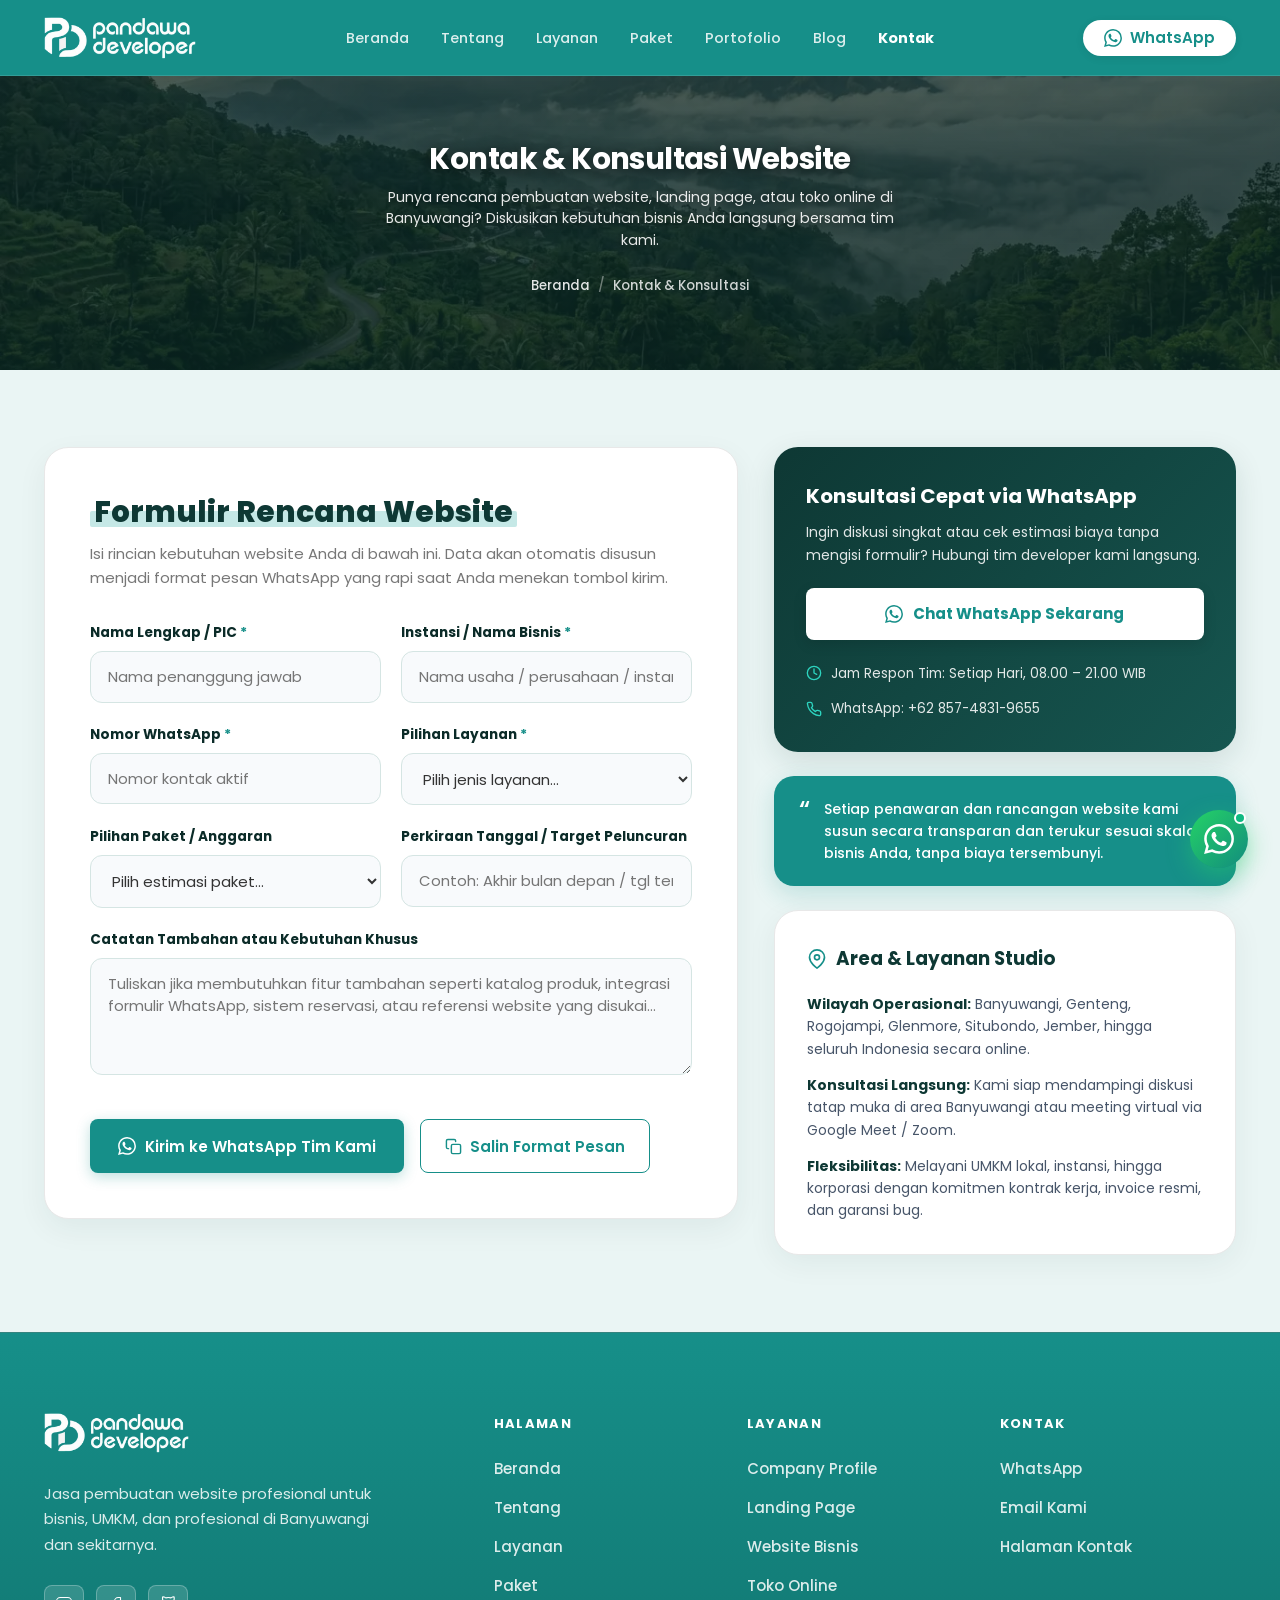
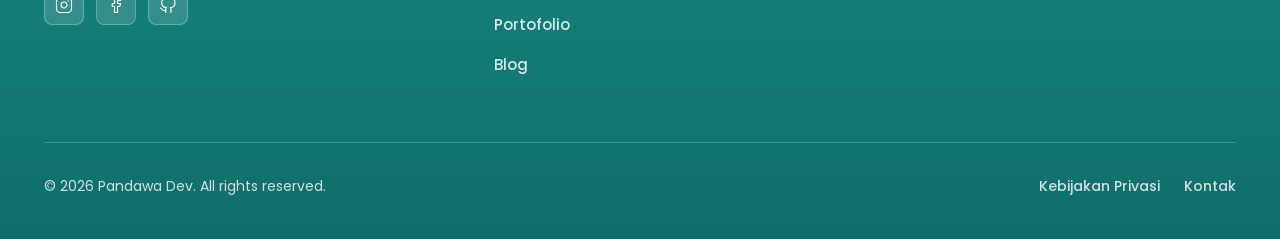
<file: kontak/index.html>
<!DOCTYPE html>
<html lang="id">
<head>
  <meta charset="UTF-8">
  <meta name="viewport" content="width=device-width, initial-scale=1.0">

  <!-- Primary Meta Tags -->
  <title>Kontak &amp; Konsultasi Website Gratis Banyuwangi | Pandawa Dev</title>
  <meta name="description" content="Hubungi Pandawa Dev untuk konsultasi gratis pembuatan website di Banyuwangi. Chat WhatsApp 0857-4831-9655 atau kirim pesan lewat formulir.">
  <meta name="author" content="Pandawa Developer">
  <link rel="canonical" href="https://pandawadev.web.id/kontak/">

  <!-- Open Graph / Facebook / WhatsApp -->
  <meta property="og:type" content="website">
  <meta property="og:url" content="https://pandawadev.web.id/kontak/">
  <meta property="og:title" content="Kontak &amp; Konsultasi Website Gratis Banyuwangi | Pandawa Dev">
  <meta property="og:description" content="Hubungi Pandawa Dev untuk konsultasi gratis pembuatan website di Banyuwangi. Chat WhatsApp 0857-4831-9655 atau kirim pesan lewat formulir.">
  <meta property="og:image" content="https://pandawadev.web.id/assets/img/og-default.jpg">
  <meta property="og:image:type" content="image/jpeg">
  <meta property="og:image:width" content="1200">
  <meta property="og:image:height" content="630">
  <meta property="og:image:alt" content="Kontak dan konsultasi website gratis Pandawa Developer">
  <meta property="og:site_name" content="Pandawa Developer">
  <meta property="og:locale" content="id_ID">

  <!-- Twitter / X -->
  <meta name="twitter:card" content="summary_large_image">
  <meta name="twitter:title" content="Kontak &amp; Konsultasi Website Gratis Banyuwangi | Pandawa Dev">
  <meta name="twitter:description" content="Hubungi Pandawa Dev untuk konsultasi gratis pembuatan website di Banyuwangi. Chat WhatsApp 0857-4831-9655 atau kirim pesan lewat formulir.">
  <meta name="twitter:image" content="https://pandawadev.web.id/assets/img/og-default.jpg">
  <meta name="twitter:image:alt" content="Kontak dan konsultasi website gratis Pandawa Developer">
  <meta name="robots" content="index, follow, max-image-preview:large, max-snippet:-1, max-video-preview:-1">

  <!-- Favicon -->
  <link rel="icon" type="image/png" href="../assets/img/logo/favicon.png">
  <link rel="apple-touch-icon" href="../assets/img/logo/favicon.png">
  <link rel="shortcut icon" href="../favicon.ico">

  <!-- Main CSS -->
  <link rel="stylesheet" href="../assets/css/main.css">

  <!-- JSON-LD (satu @graph per halaman) -->
  <script type="application/ld+json">
  {
    "@context": "https://schema.org",
    "@graph": [
      {
        "@type": "ProfessionalService",
        "@id": "https://pandawadev.web.id/#organization",
        "name": "Pandawa Developer",
        "alternateName": "Pandawa Dev",
        "url": "https://pandawadev.web.id/",
        "logo": {
          "@type": "ImageObject",
          "@id": "https://pandawadev.web.id/#logo",
          "url": "https://pandawadev.web.id/assets/img/logo/logo-schema.png",
          "contentUrl": "https://pandawadev.web.id/assets/img/logo/logo-schema.png",
          "width": 512,
          "height": 512
        },
        "image": "https://pandawadev.web.id/assets/img/about.webp",
        "description": "Studio jasa pembuatan website profesional di Banyuwangi: company profile, landing page, dan toko online yang responsif, cepat, dan SEO-friendly.",
        "telephone": "+6285748319655",
        "email": "halo@pandawadev.web.id",
        "priceRange": "Rp 850.000 - Rp 2.950.000",
        "hasMap": "https://maps.app.goo.gl/tY8xszkpeya6heZh7",
        "address": {
          "@type": "PostalAddress",
          "streetAddress": "M6W5+Q7W Gendoh",
          "addressLocality": "Banyuwangi",
          "addressRegion": "Jawa Timur",
          "postalCode": "68468",
          "addressCountry": "ID"
        },
        "geo": {
          "@type": "GeoCoordinates",
          "latitude": -8.303004,
          "longitude": 114.208215
        },
        "areaServed": [
          {
            "@type": "City",
            "name": "Banyuwangi"
          },
          {
            "@type": "AdministrativeArea",
            "name": "Kecamatan Rogojampi"
          },
          {
            "@type": "AdministrativeArea",
            "name": "Kecamatan Genteng"
          },
          {
            "@type": "AdministrativeArea",
            "name": "Kecamatan Glenmore"
          },
          {
            "@type": "AdministrativeArea",
            "name": "Kabupaten Situbondo"
          },
          {
            "@type": "AdministrativeArea",
            "name": "Kabupaten Jember"
          },
          {
            "@type": "State",
            "name": "Jawa Timur"
          },
          {
            "@type": "Country",
            "name": "Indonesia"
          }
        ],
        "openingHoursSpecification": [
          {
            "@type": "OpeningHoursSpecification",
            "dayOfWeek": [
              "Monday",
              "Tuesday",
              "Wednesday",
              "Thursday",
              "Friday",
              "Saturday",
              "Sunday"
            ],
            "opens": "08:00",
            "closes": "21:00"
          }
        ],
        "contactPoint": {
          "@type": "ContactPoint",
          "telephone": "+6285748319655",
          "contactType": "customer service",
          "areaServed": "ID",
          "availableLanguage": "Indonesian",
          "url": "https://wa.me/6285748319655"
        }
      },
      {
        "@type": "WebSite",
        "@id": "https://pandawadev.web.id/#website",
        "url": "https://pandawadev.web.id/",
        "name": "Pandawa Developer",
        "alternateName": "Pandawa Dev",
        "description": "Studio jasa pembuatan website profesional di Banyuwangi.",
        "inLanguage": "id-ID",
        "publisher": {
          "@id": "https://pandawadev.web.id/#organization"
        }
      },
      {
        "@type": "ContactPage",
        "@id": "https://pandawadev.web.id/kontak/#webpage",
        "url": "https://pandawadev.web.id/kontak/",
        "name": "Kontak & Konsultasi Website Gratis Banyuwangi | Pandawa Dev",
        "description": "Hubungi Pandawa Dev untuk konsultasi gratis pembuatan website di Banyuwangi. Chat WhatsApp 0857-4831-9655 atau kirim pesan lewat formulir.",
        "inLanguage": "id-ID",
        "isPartOf": {
          "@id": "https://pandawadev.web.id/#website"
        },
        "about": {
          "@id": "https://pandawadev.web.id/#organization"
        },
        "primaryImageOfPage": {
          "@type": "ImageObject",
          "url": "https://pandawadev.web.id/assets/img/og-default.jpg",
          "width": 1200,
          "height": 630
        },
        "breadcrumb": {
          "@id": "https://pandawadev.web.id/kontak/#breadcrumb"
        },
        "mainEntity": {
          "@id": "https://pandawadev.web.id/#organization"
        }
      },
      {
        "@type": "BreadcrumbList",
        "@id": "https://pandawadev.web.id/kontak/#breadcrumb",
        "itemListElement": [
          {
            "@type": "ListItem",
            "position": 1,
            "name": "Beranda",
            "item": "https://pandawadev.web.id/"
          },
          {
            "@type": "ListItem",
            "position": 2,
            "name": "Kontak",
            "item": "https://pandawadev.web.id/kontak/"
          }
        ]
      }
    ]
  }
  </script>
</head>
<body>

<header>
  <nav class="navbar navbar-teal" id="navbar" role="navigation" aria-label="Navigasi utama">
    <div class="container navbar-inner">
      <a href="/" class="navbar-logo" aria-label="Pandawa Developer - Beranda">
          <img src="../assets/img/logo/logo.png" alt="Pandawa Developer" class="navbar-logo-img" width="152" height="42">
        </a>
      <div class="navbar-nav">
        <a href="/">Beranda</a>
        <a href="/tentang/">Tentang</a>
        <a href="/layanan/">Layanan</a>
        <a href="/paket/">Paket</a>
        <a href="/portofolio/">Portofolio</a>
        <a href="/blog/">Blog</a>
        <a href="/kontak/" class="active">Kontak</a>
      </div>
      <div class="navbar-cta">
        <a href="https://wa.me/6285748319655?text=Halo%20Pandawa%20Dev%2C%20saya%20ingin%20konsultasi%20pembuatan%20website." class="btn-pill-white" id="cta-navbar" data-wa="navbar" target="_blank" rel="noopener"><svg width="18" height="18" viewBox="0 0 24 24" fill="currentColor" aria-hidden="true"><path d="M17.472 14.382c-.297-.149-1.758-.867-2.03-.967-.273-.099-.471-.148-.67.15-.197.297-.767.966-.94 1.164-.173.199-.347.223-.644.075-.297-.15-1.255-.463-2.39-1.475-.883-.788-1.48-1.761-1.653-2.059-.173-.297-.018-.458.13-.606.134-.133.298-.347.446-.52.149-.174.198-.298.298-.497.099-.198.05-.371-.025-.52-.075-.149-.669-1.612-.916-2.207-.242-.579-.487-.5-.669-.51-.173-.008-.371-.01-.57-.01-.198 0-.52.074-.792.372-.272.297-1.04 1.016-1.04 2.479 0 1.462 1.065 2.875 1.213 3.074.149.198 2.096 3.2 5.077 4.487.709.306 1.262.489 1.694.625.712.227 1.36.195 1.871.118.571-.085 1.758-.719 2.006-1.413.248-.694.248-1.289.173-1.413-.074-.124-.272-.198-.57-.347m-5.421 7.403h-.004a9.87 9.87 0 01-5.031-1.378l-.361-.214-3.741.982.998-3.648-.235-.374a9.86 9.86 0 01-1.51-5.26c.001-5.45 4.436-9.884 9.888-9.884 2.64 0 5.122 1.03 6.988 2.898a9.825 9.825 0 012.893 6.994c-.003 5.45-4.437 9.884-9.885 9.884m8.413-18.297A11.815 11.815 0 0012.05 0C5.495 0 .16 5.335.157 11.892c0 2.096.547 4.142 1.588 5.945L.057 24l6.305-1.654a11.882 11.882 0 005.683 1.448h.005c6.554 0 11.89-5.335 11.893-11.893a11.821 11.821 0 00-3.48-8.413z"/></svg><span>WhatsApp</span></a>
        <button class="navbar-toggle" id="navbar-toggle" aria-expanded="false" aria-controls="navbar-mobile" aria-label="Buka menu">
          <svg width="24" height="24" viewBox="0 0 24 24" fill="none" stroke="currentColor" stroke-width="2" stroke-linecap="round" stroke-linejoin="round"><line x1="3" y1="6" x2="21" y2="6"/><line x1="3" y1="12" x2="21" y2="12"/><line x1="3" y1="18" x2="21" y2="18"/></svg>
        </button>
      </div>
    </div>
  </nav>
  <div class="navbar-mobile" id="navbar-mobile" aria-hidden="true">
      <div class="navbar-mobile-header">
        <a href="/" class="navbar-mobile-brand" aria-label="Pandawa Developer">
          <img src="../assets/img/logo/logo.png" alt="Pandawa Developer" class="navbar-mobile-logo" width="140" height="38">
        </a>
        <button type="button" class="navbar-mobile-close" id="navbarMobileClose" aria-label="Tutup menu">
            <svg width="24" height="24" viewBox="0 0 24 24" fill="none" stroke="currentColor" stroke-width="2.5" stroke-linecap="round" stroke-linejoin="round">
              <line x1="18" y1="6" x2="6" y2="18"/>
              <line x1="6" y1="6" x2="18" y2="18"/>
            </svg>
          </button>
      </div>

      <nav class="navbar-mobile-nav" aria-label="Navigasi Menu Mobile">
        <div class="navbar-mobile-item">
          <a href="/" class="navbar-mobile-link ">Beranda</a>
        </div>
        <div class="navbar-mobile-item">
          <a href="/tentang/" class="navbar-mobile-link ">Tentang</a>
        </div>
        <div class="navbar-mobile-item">
          <a href="/layanan/" class="navbar-mobile-link">Layanan</a>
        </div>
        <div class="navbar-mobile-item">
          <a href="/paket/" class="navbar-mobile-link">Paket</a>
        </div>
        <div class="navbar-mobile-item">
          <a href="/portofolio/" class="navbar-mobile-link">Portofolio</a>
        </div>
        <div class="navbar-mobile-item">
          <a href="/blog/" class="navbar-mobile-link">Blog</a>
        </div>
        <div class="navbar-mobile-item">
          <a href="/kontak/" class="navbar-mobile-link active">Kontak</a>
        </div>
      </nav>
      <div class="navbar-mobile-footer">
        <a href="https://wa.me/6285748319655?text=Halo%20Pandawa%20Dev%2C%20saya%20ingin%20konsultasi%20pembuatan%20website."
          class="navbar-mobile-cta" target="_blank" rel="noopener">
          <svg width="20" height="20" viewBox="0 0 24 24" fill="currentColor" aria-hidden="true">
            <path d="M17.472 14.382c-.297-.149-1.758-.867-2.03-.967-.273-.099-.471-.148-.67.15-.197.297-.767.966-.94 1.164-.173.199-.347.223-.644.075-.297-.15-1.255-.463-2.39-1.475-.883-.788-1.48-1.761-1.653-2.059-.173-.297-.018-.458.13-.606.134-.133.298-.347.446-.52.149-.174.198-.298.298-.497.099-.198.05-.371-.025-.52-.075-.149-.669-1.612-.916-2.207-.242-.579-.487-.5-.669-.51-.173-.008-.371-.01-.57-.01-.198 0-.52.074-.792.372-.272.297-1.04 1.016-1.04 2.479 0 1.462 1.065 2.875 1.213 3.074.149.198 2.096 3.2 5.077 4.487.709.306 1.262.489 1.694.625.712.227 1.36.195 1.871.118.571-.085 1.758-.719 2.006-1.413.248-.694.248-1.289.173-1.413-.074-.124-.272-.198-.57-.347m-5.421 7.403h-.004a9.87 9.87 0 01-5.031-1.378l-.361-.214-3.741.982.998-3.648-.235-.374a9.86 9.86 0 01-1.51-5.26c.001-5.45 4.436-9.884 9.888-9.884 2.64 0 5.122 1.03 6.988 2.898a9.825 9.825 0 012.893 6.994c-.003 5.45-4.437 9.884-9.885 9.884m8.413-18.297A11.815 11.815 0 0012.05 0C5.495 0 .16 5.335.157 11.892c0 2.096.547 4.142 1.588 5.945L.057 24l6.305-1.654a11.882 11.882 0 005.683 1.448h.005c6.554 0 11.89-5.335 11.893-11.893a11.821 11.821 0 00-3.48-8.413z"/>
          </svg>
          <span>WhatsApp</span>
        </a>
      </div>
    </div>
  </header>

<main id="main-content">

  <!-- 1. PAGE BANNER (HERO SEPERTI REFERENSI & HALAMAN LAIN) -->
  <section class="about-hero" aria-label="Hero Kontak">
    <div class="container">
      <div class="about-hero-content reveal">
        <h1 class="about-hero-title">Kontak &amp; Konsultasi Website</h1>
        <p class="about-hero-subtitle">Punya rencana pembuatan website, landing page, atau toko online di Banyuwangi? Diskusikan kebutuhan bisnis Anda langsung bersama tim kami.</p>
        <nav class="about-hero-breadcrumb" aria-label="Breadcrumb">
          <a href="/">Beranda</a>
          <span class="breadcrumb-sep" aria-hidden="true">/</span>
          <span aria-current="page">Kontak &amp; Konsultasi</span>
        </nav>
      </div>
    </div>
  </section>

  <!-- 2. CONTACT SHOWCASE SECTION (DARK TEAL SEPERTI REFERENSI) -->
  <section class="contact-showcase-section" aria-label="Formulir Kontak &amp; Konsultasi">
    <div class="container">
      <div class="contact-layout-grid">

        <!-- LEFT: FORM CARD -->
        <div class="contact-form-card reveal">
          <div class="contact-form-header">
            <h2 class="contact-form-title">
              <span class="about-title-mark">Formulir Rencana Website</span>
            </h2>
            <p class="contact-form-subtitle">
              Isi rincian kebutuhan website Anda di bawah ini. Data akan otomatis disusun menjadi format pesan WhatsApp yang rapi saat Anda menekan tombol kirim.
            </p>
          </div>

          <form id="contact-form">
            <div class="contact-form-grid">

              <!-- Nama Lengkap / PIC -->
              <div class="contact-form-group">
                <label for="form-name" class="contact-form-label">Nama Lengkap / PIC <span>*</span></label>
                <input type="text" id="form-name" class="contact-input" placeholder="Nama penanggung jawab" required>
              </div>

              <!-- Instansi / Nama Bisnis -->
              <div class="contact-form-group">
                <label for="form-business" class="contact-form-label">Instansi / Nama Bisnis <span>*</span></label>
                <input type="text" id="form-business" class="contact-input" placeholder="Nama usaha / perusahaan / instansi" required>
              </div>

              <!-- Nomor WhatsApp -->
              <div class="contact-form-group">
                <label for="form-phone" class="contact-form-label">Nomor WhatsApp <span>*</span></label>
                <input type="tel" id="form-phone" class="contact-input" placeholder="Nomor kontak aktif" required>
              </div>

              <!-- Pilihan Layanan -->
              <div class="contact-form-group">
                <label for="form-service" class="contact-form-label">Pilihan Layanan <span>*</span></label>
                <select id="form-service" class="contact-select" required>
                  <option value="" disabled selected>Pilih jenis layanan...</option>
                  <option value="Website Company Profile">Website Company Profile</option>
                  <option value="Landing Page Konversi">Landing Page Konversi</option>
                  <option value="Website Toko Online (Katalog WA)">Website Toko Online (Katalog WA)</option>
                  <option value="Website Custom & Sistem Web">Website Custom &amp; Sistem Web</option>
                  <option value="Maintenance & Redesain Website">Maintenance &amp; Redesain Website</option>
                </select>
              </div>

              <!-- Pilihan Paket / Anggaran -->
              <div class="contact-form-group">
                <label for="form-budget" class="contact-form-label">Pilihan Paket / Anggaran</label>
                <select id="form-budget" class="contact-select">
                  <option value="Belum Ditentukan / Konsultasi">Pilih estimasi paket...</option>
                  <option value="Paket Landing Page (Mulai Rp 500rb)">Paket Landing Page (Mulai Rp 500rb)</option>
                  <option value="Paket Company Profile (Mulai Rp 1 Jt)">Paket Company Profile (Mulai Rp 1 Jt)</option>
                  <option value="Paket Toko Online (Mulai Rp 1.5 Jt)">Paket Toko Online (Mulai Rp 1.5 Jt)</option>
                  <option value="Paket Custom / Skala Besar">Paket Custom / Skala Besar</option>
                </select>
              </div>

              <!-- Target Waktu Peluncuran -->
              <div class="contact-form-group">
                <label for="form-timeline" class="contact-form-label">Perkiraan Tanggal / Target Peluncuran</label>
                <input type="text" id="form-timeline" class="contact-input" placeholder="Contoh: Akhir bulan depan / tgl tertentu">
              </div>

              <!-- Catatan Tambahan atau Kebutuhan Khusus -->
              <div class="contact-form-group form-group-full">
                <label for="form-notes" class="contact-form-label">Catatan Tambahan atau Kebutuhan Khusus</label>
                <textarea id="form-notes" class="contact-textarea" rows="4" placeholder="Tuliskan jika membutuhkan fitur tambahan seperti katalog produk, integrasi formulir WhatsApp, sistem reservasi, atau referensi website yang disukai..."></textarea>
              </div>

              <!-- Action Buttons -->
              <div class="contact-form-actions">
                <button type="submit" class="btn-contact-submit" id="btn-submit-wa">
                  <svg width="18" height="18" viewBox="0 0 24 24" fill="currentColor" aria-hidden="true"><path d="M17.472 14.382c-.297-.149-1.758-.867-2.03-.967-.273-.099-.471-.148-.67.15-.197.297-.767.966-.94 1.164-.173.199-.347.223-.644.075-.297-.15-1.255-.463-2.39-1.475-.883-.788-1.48-1.761-1.653-2.059-.173-.297-.018-.458.13-.606.134-.133.298-.347.446-.52.149-.174.198-.298.298-.497.099-.198.05-.371-.025-.52-.075-.149-.669-1.612-.916-2.207-.242-.579-.487-.5-.669-.51-.173-.008-.371-.01-.57-.01-.198 0-.52.074-.792.372-.272.297-1.04 1.016-1.04 2.479 0 1.462 1.065 2.875 1.213 3.074.149.198 2.096 3.2 5.077 4.487.709.306 1.262.489 1.694.625.712.227 1.36.195 1.871.118.571-.085 1.758-.719 2.006-1.413.248-.694.248-1.289.173-1.413-.074-.124-.272-.198-.57-.347m-5.421 7.403h-.004a9.87 9.87 0 01-5.031-1.378l-.361-.214-3.741.982.998-3.648-.235-.374a9.86 9.86 0 01-1.51-5.26c.001-5.45 4.436-9.884 9.888-9.884 2.64 0 5.122 1.03 6.988 2.898a9.825 9.825 0 012.893 6.994c-.003 5.45-4.437 9.884-9.885 9.884m8.413-18.297A11.815 11.815 0 0012.05 0C5.495 0 .16 5.335.157 11.892c0 2.096.547 4.142 1.588 5.945L.057 24l6.305-1.654a11.882 11.882 0 005.683 1.448h.005c6.554 0 11.89-5.335 11.893-11.893a11.821 11.821 0 00-3.48-8.413z"/></svg>
                  <span>Kirim ke WhatsApp Tim Kami</span>
                </button>
                <button type="button" class="btn-contact-copy" id="btn-copy-format">
                  <svg width="17" height="17" viewBox="0 0 24 24" fill="none" stroke="currentColor" stroke-width="2" stroke-linecap="round" stroke-linejoin="round" aria-hidden="true"><rect x="9" y="9" width="13" height="13" rx="2" ry="2"></rect><path d="M5 15H4a2 2 0 0 1-2-2V4a2 2 0 0 1 2-2h9a2 2 0 0 1 2 2v1"></path></svg>
                  <span>Salin Format Pesan</span>
                </button>
              </div>

            </div>
          </form>
        </div>

        <!-- RIGHT: SIDEBAR STACK -->
        <div class="contact-sidebar-stack reveal reveal-delay-1">

          <!-- Card 1: Fast WhatsApp Consultation -->
          <div class="contact-quick-card">
            <h3 class="contact-quick-title">Konsultasi Cepat via WhatsApp</h3>
            <p class="contact-quick-desc">
              Ingin diskusi singkat atau cek estimasi biaya tanpa mengisi formulir? Hubungi tim developer kami langsung.
            </p>
            <a href="https://wa.me/6285748319655?text=Halo%20Pandawa%20Dev%2C%20saya%20ingin%20konsultasi%20langsung%20pembuatan%20website." class="btn-contact-quick-wa" target="_blank" rel="noopener">
              <svg width="18" height="18" viewBox="0 0 24 24" fill="currentColor" aria-hidden="true"><path d="M17.472 14.382c-.297-.149-1.758-.867-2.03-.967-.273-.099-.471-.148-.67.15-.197.297-.767.966-.94 1.164-.173.199-.347.223-.644.075-.297-.15-1.255-.463-2.39-1.475-.883-.788-1.48-1.761-1.653-2.059-.173-.297-.018-.458.13-.606.134-.133.298-.347.446-.52.149-.174.198-.298.298-.497.099-.198.05-.371-.025-.52-.075-.149-.669-1.612-.916-2.207-.242-.579-.487-.5-.669-.51-.173-.008-.371-.01-.57-.01-.198 0-.52.074-.792.372-.272.297-1.04 1.016-1.04 2.479 0 1.462 1.065 2.875 1.213 3.074.149.198 2.096 3.2 5.077 4.487.709.306 1.262.489 1.694.625.712.227 1.36.195 1.871.118.571-.085 1.758-.719 2.006-1.413.248-.694.248-1.289.173-1.413-.074-.124-.272-.198-.57-.347m-5.421 7.403h-.004a9.87 9.87 0 01-5.031-1.378l-.361-.214-3.741.982.998-3.648-.235-.374a9.86 9.86 0 01-1.51-5.26c.001-5.45 4.436-9.884 9.888-9.884 2.64 0 5.122 1.03 6.988 2.898a9.825 9.825 0 012.893 6.994c-.003 5.45-4.437 9.884-9.885 9.884m8.413-18.297A11.815 11.815 0 0012.05 0C5.495 0 .16 5.335.157 11.892c0 2.096.547 4.142 1.588 5.945L.057 24l6.305-1.654a11.882 11.882 0 005.683 1.448h.005c6.554 0 11.89-5.335 11.893-11.893a11.821 11.821 0 00-3.48-8.413z"/></svg>
              <span>Chat WhatsApp Sekarang</span>
            </a>
            <div class="contact-quick-meta">
              <div class="contact-quick-meta-item">
                <svg viewBox="0 0 24 24" fill="none" stroke="currentColor" stroke-width="2" stroke-linecap="round" stroke-linejoin="round" aria-hidden="true"><circle cx="12" cy="12" r="10"></circle><polyline points="12 6 12 12 16 14"></polyline></svg>
                <span>Jam Respon Tim: Setiap Hari, 08.00 – 21.00 WIB</span>
              </div>
              <div class="contact-quick-meta-item">
                <svg viewBox="0 0 24 24" fill="none" stroke="currentColor" stroke-width="2" stroke-linecap="round" stroke-linejoin="round" aria-hidden="true"><path d="M22 16.92v3a2 2 0 0 1-2.18 2 19.79 19.79 0 0 1-8.63-3.07 19.5 19.5 0 0 1-6-6 19.79 19.79 0 0 1-3.07-8.67A2 2 0 0 1 4.11 2h3a2 2 0 0 1 2 1.72 12.84 12.84 0 0 0 .7 2.81 2 2 0 0 1-.45 2.11L8.09 9.91a16 16 0 0 0 6 6l1.27-1.27a2 2 0 0 1 2.11-.45 12.84 12.84 0 0 0 2.81.7A2 2 0 0 1 22 16.92z"></path></svg>
                <span>WhatsApp: +62 857-4831-9655</span>
              </div>
            </div>
          </div>

          <!-- Card 2: Quote Guarantee Card -->
          <div class="contact-quote-card">
            <span class="contact-quote-icon" aria-hidden="true">“</span>
            <p style="margin:0;">
              Setiap penawaran dan rancangan website kami susun secara transparan dan terukur sesuai skala bisnis Anda, tanpa biaya tersembunyi.
            </p>
          </div>

          <!-- Card 3: Area & Layanan Studio -->
          <div class="contact-area-card">
            <div class="contact-area-header">
              <svg viewBox="0 0 24 24" stroke-width="2" stroke-linecap="round" stroke-linejoin="round" aria-hidden="true"><path d="M21 10c0 7-9 13-9 13s-9-6-9-13a9 9 0 0 1 18 0z"></path><circle cx="12" cy="10" r="3"></circle></svg>
              <span>Area &amp; Layanan Studio</span>
            </div>
            <div class="contact-area-item">
              <strong>Wilayah Operasional:</strong> Banyuwangi, Genteng, Rogojampi, Glenmore, Situbondo, Jember, hingga seluruh Indonesia secara online.
            </div>
            <div class="contact-area-item">
              <strong>Konsultasi Langsung:</strong> Kami siap mendampingi diskusi tatap muka di area Banyuwangi atau meeting virtual via Google Meet / Zoom.
            </div>
            <div class="contact-area-item">
              <strong>Fleksibilitas:</strong> Melayani UMKM lokal, instansi, hingga korporasi dengan komitmen kontrak kerja, invoice resmi, dan garansi bug.
            </div>
          </div>

        </div>

      </div>
    </div>
  </section>

</main>

<footer class="footer" role="contentinfo">
  <div class="container">
    <div class="footer-grid">
      <div>
        <a href="/" class="footer-brand-logo" aria-label="Pandawa Developer - Beranda">
            <img src="../assets/img/logo/logo.png" alt="Pandawa Developer" class="footer-logo-img" width="160" height="44">
          </a>
        <p class="footer-brand-desc">Jasa pembuatan website profesional untuk bisnis, UMKM, dan profesional di Banyuwangi dan sekitarnya.</p>
        <div class="footer-social">
          <a href="#" aria-label="Instagram" rel="noopener"><svg viewBox="0 0 24 24" fill="none" stroke="currentColor" stroke-width="1.5" stroke-linecap="round" stroke-linejoin="round"><rect x="2" y="2" width="20" height="20" rx="5"/><path d="M16 11.37A4 4 0 1 1 12.63 8 4 4 0 0 1 16 11.37z"/><line x1="17.5" y1="6.5" x2="17.51" y2="6.5"/></svg></a>
          <a href="#" aria-label="Facebook" rel="noopener"><svg viewBox="0 0 24 24" fill="none" stroke="currentColor" stroke-width="1.5" stroke-linecap="round" stroke-linejoin="round"><path d="M18 2h-3a5 5 0 0 0-5 5v3H7v4h3v8h4v-8h3l1-4h-4V7a1 1 0 0 1 1-1h3z"/></svg></a>
          <a href="#" aria-label="GitHub" rel="noopener"><svg viewBox="0 0 24 24" fill="none" stroke="currentColor" stroke-width="1.5" stroke-linecap="round" stroke-linejoin="round"><path d="M9 19c-5 1.5-5-2.5-7-3m14 6v-3.87a3.37 3.37 0 0 0-.94-2.61c3.14-.35 6.44-1.54 6.44-7A5.44 5.44 0 0 0 20 4.77 5.07 5.07 0 0 0 19.91 1S18.73.65 16 2.48a13.38 13.38 0 0 0-7 0C6.27.65 5.09 1 5.09 1A5.07 5.07 0 0 0 5 4.77a5.44 5.44 0 0 0-1.5 3.78c0 5.42 3.3 6.61 6.44 7A3.37 3.37 0 0 0 9 18.13V22"/></svg></a>
        </div>
      </div>
      <div>
        <div class="footer-heading">Halaman</div>
        <ul class="footer-links">
          <li><a href="/">Beranda</a></li>
          <li><a href="/tentang/">Tentang</a></li>
          <li><a href="/layanan/">Layanan</a></li>
            <li><a href="/paket/">Paket</a></li>
            <li><a href="/portofolio/">Portofolio</a></li>
          <li><a href="/blog/">Blog</a></li>
        </ul>
      </div>
      <div>
        <div class="footer-heading">Layanan</div>
        <ul class="footer-links">
          <li><a href="/layanan/#company-profile">Company Profile</a></li>
          <li><a href="/layanan/#landing-page">Landing Page</a></li>
          <li><a href="/layanan/#website-bisnis">Website Bisnis</a></li>
          <li><a href="/layanan/#toko-online">Toko Online</a></li>
        </ul>
      </div>
      <div>
        <div class="footer-heading">Kontak</div>
        <ul class="footer-links">
          <li><a href="https://wa.me/6285748319655" target="_blank" rel="noopener">WhatsApp</a></li>
          <li><a href="mailto:halo@pandawadev.web.id">Email Kami</a></li>
          <li><a href="/kontak/">Halaman Kontak</a></li>
        </ul>
      </div>
    </div>
    <div class="footer-bottom">
      <p class="footer-copy">&#169; 2026 Pandawa Dev. All rights reserved.</p>
      <div class="footer-bottom-links">
        <a href="/kebijakan-privasi/">Kebijakan Privasi</a>
        <a href="/kontak/">Kontak</a>
      </div>
    </div>
  </div>
</footer>

<!-- Floating WhatsApp Widget & Interactive Popup -->
    <!-- Circular Scroll-to-Top with Progress Indicator -->
  <button type="button" class="scroll-top-btn" id="scrollTopBtn" aria-label="Kembali ke atas" title="Kembali ke atas">
    <svg class="scroll-progress-svg" viewBox="0 0 48 48" width="48" height="48">
      <circle class="scroll-progress-bg" cx="24" cy="24" r="20" />
      <circle class="scroll-progress-bar" id="scrollProgressBar" cx="24" cy="24" r="20" />
    </svg>
    <span class="scroll-top-icon">
      <svg viewBox="0 0 24 24" width="18" height="18" fill="none" stroke="currentColor" stroke-width="2.6" stroke-linecap="round" stroke-linejoin="round">
        <polyline points="18 15 12 9 6 15" />
      </svg>
    </span>
  </button>

  <div class="wa-widget" id="waWidget">
    <div class="wa-popup" id="waPopup" aria-hidden="true" role="dialog" aria-labelledby="waPopupTitle">
      <div class="wa-popup-header">
        <div class="wa-popup-profile">
          <div class="wa-popup-avatar">
            <svg viewBox="0 0 24 24" width="22" height="22" fill="currentColor">
              <path d="M12 2C6.48 2 2 6.48 2 12c0 1.85.5 3.58 1.38 5.08L2 22l5.05-1.33A9.96 9.96 0 0 0 12 22c5.52 0 10-4.48 10-10S17.52 2 12 2zm0 18c-1.6 0-3.11-.45-4.41-1.23l-.32-.19-3.27.86.87-3.19-.21-.33A7.95 7.95 0 0 1 4 12c0-4.41 3.59-8 8-8s8 3.59 8 8-3.59 8-8 8z"/>
            </svg>
            <span class="wa-status-badge" title="Online"></span>
          </div>
          <div class="wa-popup-info">
            <h4 class="wa-popup-title" id="waPopupTitle">Pandawa Developer</h4>
            <span class="wa-popup-subtitle">Online · Konsultasi Gratis</span>
          </div>
        </div>
        <button type="button" class="wa-popup-close" id="waPopupClose" aria-label="Tutup popup WhatsApp">
          <svg viewBox="0 0 24 24" width="18" height="18" fill="none" stroke="currentColor" stroke-width="2.5" stroke-linecap="round"><line x1="18" y1="6" x2="6" y2="18"/><line x1="6" y1="6" x2="18" y2="18"/></svg>
        </button>
      </div>
      <div class="wa-popup-body">
        <div class="wa-chat-bubble">
          <div class="wa-bubble-sender">Pandawa Developer</div>
          <p class="wa-bubble-text">Halo! 👋 Butuh website profesional atau ingin konsultasi untuk bisnis Anda di Banyuwangi?</p>
          <p class="wa-bubble-text" style="margin-top: 6px;">Tim kami siap membantu mewujudkan website yang modern, cepat, dan siap menghasilkan.</p>
          <div class="wa-bubble-meta">
            <span class="wa-bubble-time">Baru saja</span>
            <svg class="wa-check-double" viewBox="0 0 16 15" width="14" height="13" fill="#53bdeb"><path d="M15.01 3.316l-.478-.372a.365.365 0 0 0-.51.063L8.666 9.879a.32.32 0 0 1-.484.033l-.358-.325a.319.319 0 0 0-.484.032l-.378.483a.418.418 0 0 0 .036.541l1.32 1.266c.143.14.361.125.484-.033l6.272-8.048a.366.366 0 0 0-.064-.512zm-4.1 0l-.478-.372a.365.365 0 0 0-.51.063L4.566 9.879a.32.32 0 0 1-.484.033L1.891 7.769a.366.366 0 0 0-.515.006l-.423.433a.364.364 0 0 0 .006.514l3.258 3.185c.143.14.361.125.484-.033l6.272-8.048a.365.365 0 0 0-.063-.51z"/></svg>
          </div>
        </div>
      </div>
      <div class="wa-popup-footer">
        <a href="https://wa.me/6285748319655?text=Halo%20Pandawa%20Developer%2C%20saya%20ingin%20konsultasi%20pembuatan%20website."
          target="_blank" rel="noopener" class="wa-popup-btn" id="waPopupStartChat">
          <svg viewBox="0 0 24 24" width="20" height="20" fill="currentColor">
            <path d="M17.472 14.382c-.297-.149-1.758-.867-2.03-.967-.273-.099-.471-.148-.67.15-.197.297-.767.966-.94 1.164-.173.199-.347.223-.644.075-.297-.15-1.255-.463-2.39-1.475-.883-.788-1.48-1.761-1.653-2.059-.173-.297-.018-.458.13-.606.134-.133.298-.347.446-.52.149-.174.198-.298.298-.497.099-.198.05-.371-.025-.52-.075-.149-.669-1.612-.916-2.207-.242-.579-.487-.5-.669-.51-.173-.008-.371-.01-.57-.01-.198 0-.52.074-.792.372-.272.297-1.04 1.016-1.04 2.479 0 1.462 1.065 2.875 1.213 3.074.149.198 2.096 3.2 5.077 4.487.709.306 1.262.489 1.694.625.712.227 1.36.195 1.871.118.571-.085 1.758-.719 2.006-1.413.248-.694.248-1.289.173-1.413-.074-.124-.272-.198-.57-.347m-5.421 7.403h-.004a9.87 9.87 0 01-5.031-1.378l-.361-.214-3.741.982.998-3.648-.235-.374a9.86 9.86 0 01-1.51-5.26c.001-5.45 4.436-9.884 9.888-9.884 2.64 0 5.122 1.03 6.988 2.898a9.825 9.825 0 012.893 6.994c-.003 5.45-4.437 9.884-9.885 9.884m8.413-18.297A11.815 11.815 0 0012.05 0C5.495 0 .16 5.335.157 11.892c0 2.096.547 4.142 1.588 5.945L.057 24l6.305-1.654a11.882 11.882 0 005.683 1.448h.005c6.554 0 11.89-5.335 11.893-11.893a11.821 11.821 0 00-3.48-8.413z"/>
          </svg>
          <span>Mulai Chat WhatsApp</span>
        </a>
      </div>
    </div>

    <button type="button" class="wa-float-circle" id="waFloatBtn" aria-label="Buka Chat WhatsApp" aria-expanded="false" title="Hubungi kami via WhatsApp">
      <svg xmlns="http://www.w3.org/2000/svg" viewBox="0 0 24 24" fill="currentColor" width="30" height="30">
        <path d="M17.472 14.382c-.297-.149-1.758-.867-2.03-.967-.273-.099-.471-.148-.67.15-.197.297-.767.966-.94 1.164-.173.199-.347.223-.644.075-.297-.15-1.255-.463-2.39-1.475-.883-.788-1.48-1.761-1.653-2.059-.173-.297-.018-.458.13-.606.134-.133.298-.347.446-.52.149-.174.198-.298.298-.497.099-.198.05-.371-.025-.52-.075-.149-.669-1.612-.916-2.207-.242-.579-.487-.5-.669-.51-.173-.008-.371-.01-.57-.01-.198 0-.52.074-.792.372-.272.297-1.04 1.016-1.04 2.479 0 1.462 1.065 2.875 1.213 3.074.149.198 2.096 3.2 5.077 4.487.709.306 1.262.489 1.694.625.712.227 1.36.195 1.871.118.571-.085 1.758-.719 2.006-1.413.248-.694.248-1.289.173-1.413-.074-.124-.272-.198-.57-.347m-5.421 7.403h-.004a9.87 9.87 0 01-5.031-1.378l-.361-.214-3.741.982.998-3.648-.235-.374a9.86 9.86 0 01-1.51-5.26c.001-5.45 4.436-9.884 9.888-9.884 2.64 0 5.122 1.03 6.988 2.898a9.825 9.825 0 012.893 6.994c-.003 5.45-4.437 9.884-9.885 9.884m8.413-18.297A11.815 11.815 0 0012.05 0C5.495 0 .16 5.335.157 11.892c0 2.096.547 4.142 1.588 5.945L.057 24l6.305-1.654a11.882 11.882 0 005.683 1.448h.005c6.554 0 11.89-5.335 11.893-11.893a11.821 11.821 0 00-3.48-8.413z"/>
      </svg>
      <span class="wa-badge-pulse"></span>
    </button>
  </div>

<script src="../assets/js/main.js" defer></script>
</body>
</html>
</file>
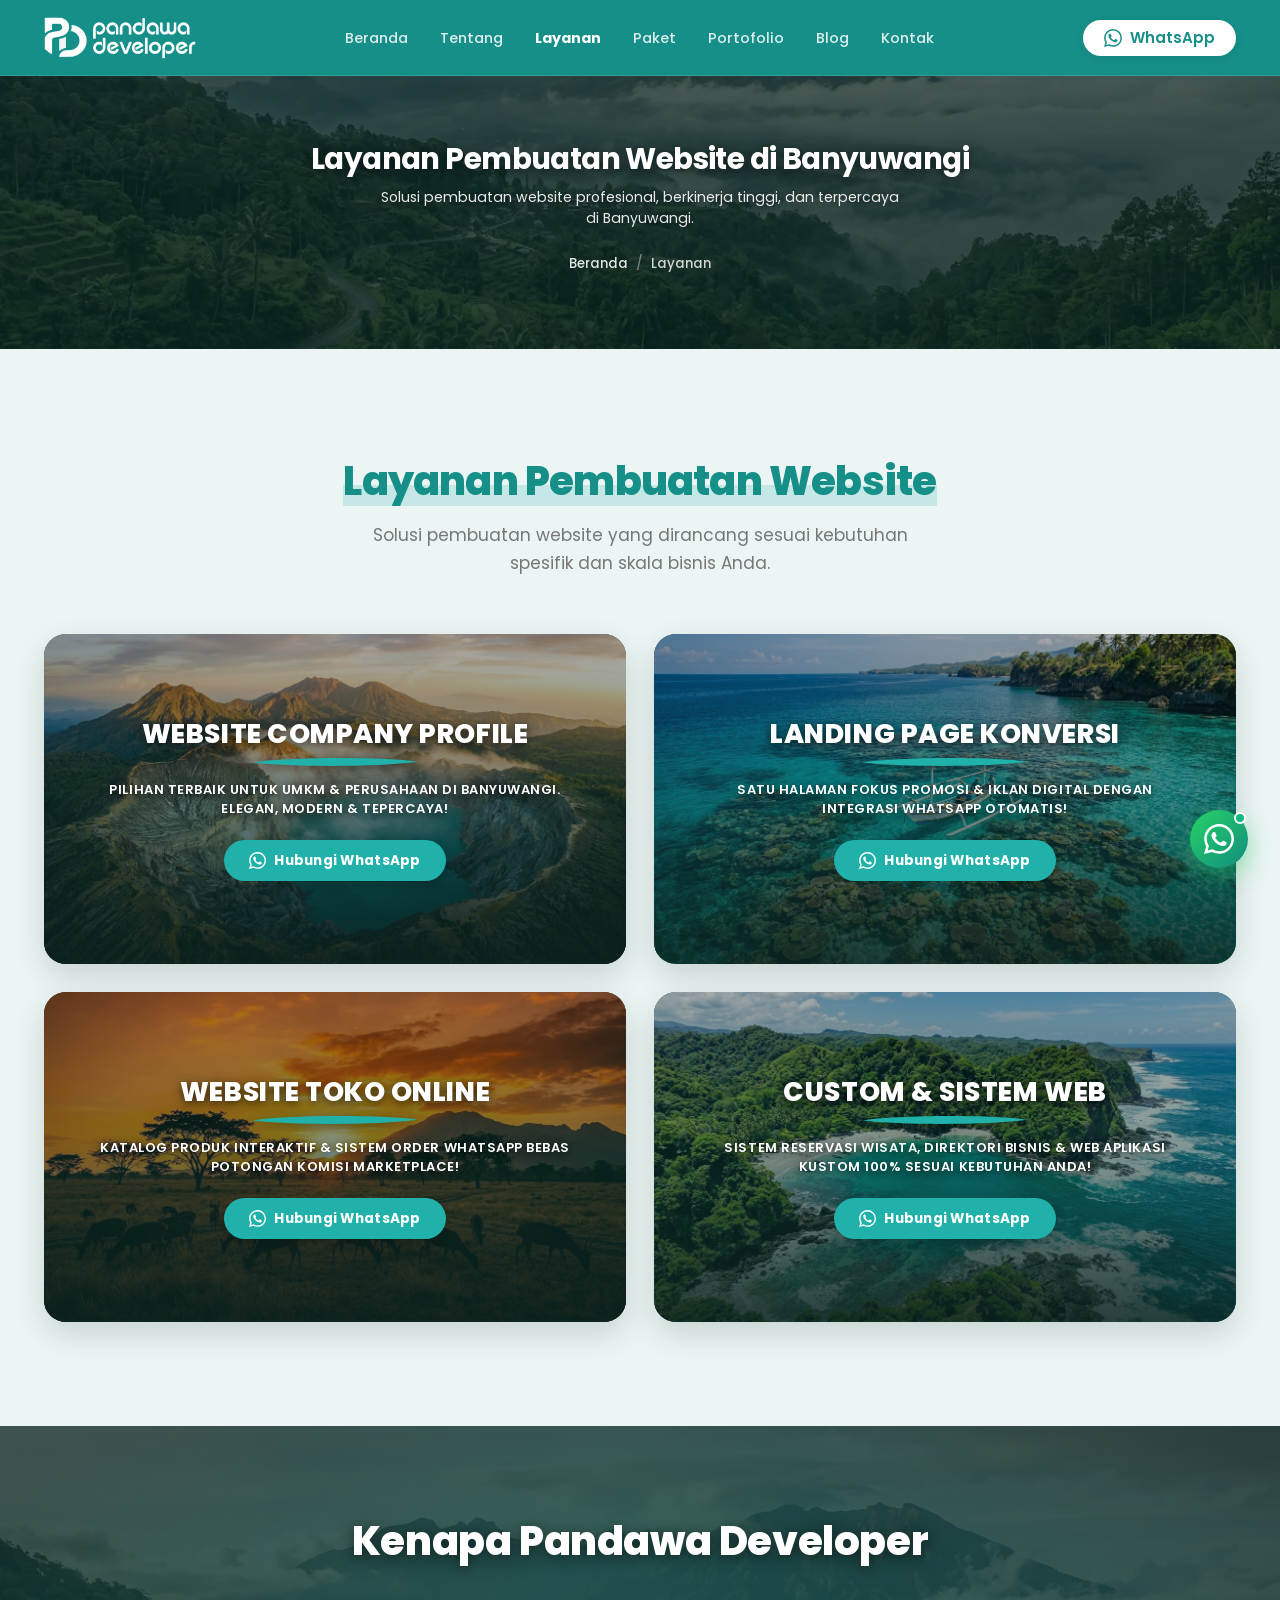
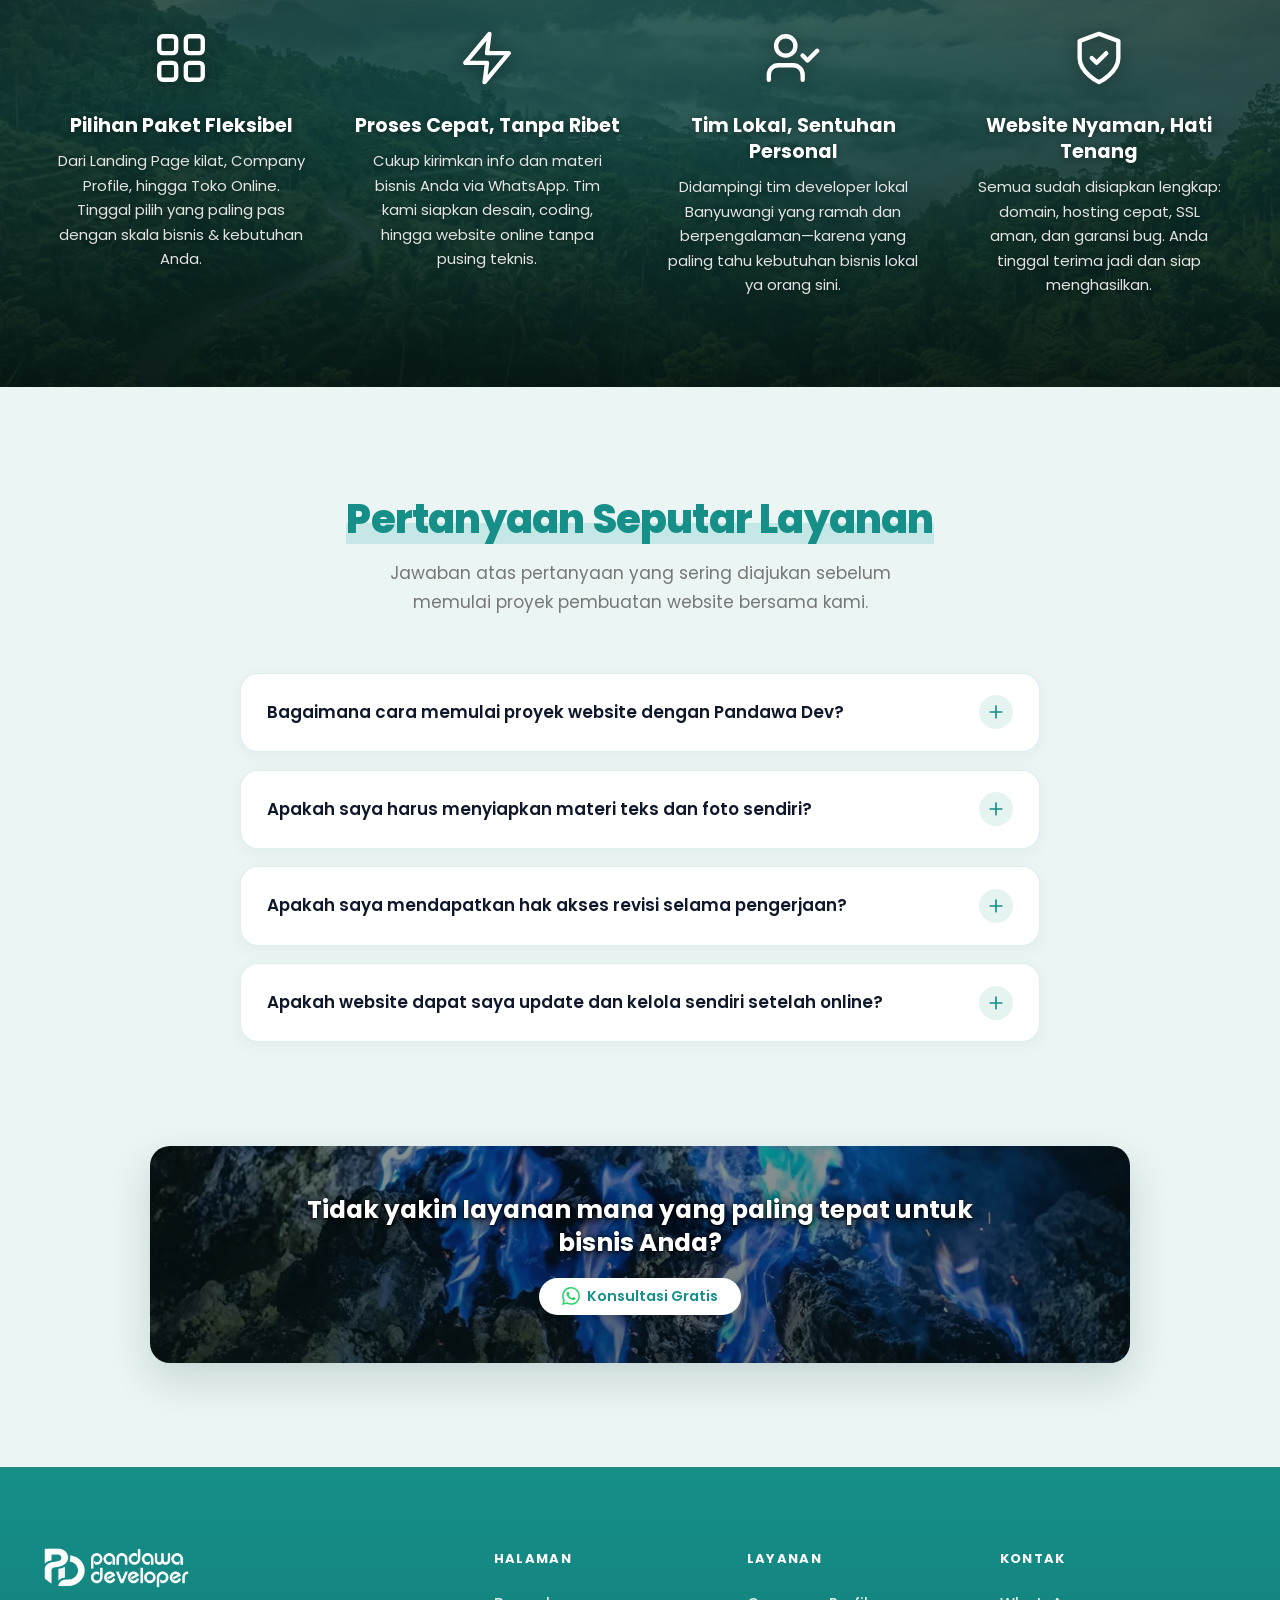
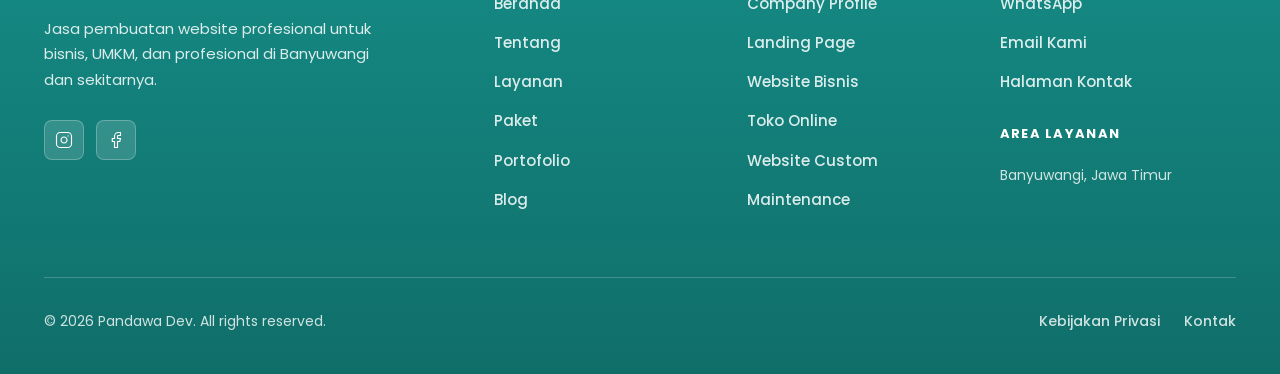
<file: layanan/index.html>
<!DOCTYPE html>
<html lang="id">
<head>
  <meta charset="UTF-8">
  <meta name="viewport" content="width=device-width, initial-scale=1.0">

  <!-- Primary Meta Tags -->
  <title>Layanan Pembuatan Website Banyuwangi | Pandawa Dev</title>
  <meta name="description" content="Layanan pembuatan website di Banyuwangi: company profile, landing page, toko online, website custom, dan maintenance. Konsultasi gratis via WhatsApp.">
  <meta name="author" content="Pandawa Developer">
  <link rel="canonical" href="https://pandawadev.web.id/layanan/">

  <!-- Open Graph / Facebook / WhatsApp -->
  <meta property="og:type" content="website">
  <meta property="og:url" content="https://pandawadev.web.id/layanan/">
  <meta property="og:title" content="Layanan Pembuatan Website Banyuwangi | Pandawa Dev">
  <meta property="og:description" content="Layanan pembuatan website di Banyuwangi: company profile, landing page, toko online, website custom, dan maintenance. Konsultasi gratis via WhatsApp.">
  <meta property="og:image" content="https://pandawadev.web.id/assets/img/og-default.jpg">
  <meta property="og:image:type" content="image/jpeg">
  <meta property="og:image:width" content="1200">
  <meta property="og:image:height" content="630">
  <meta property="og:image:alt" content="Layanan pembuatan website Pandawa Developer di Banyuwangi">
  <meta property="og:site_name" content="Pandawa Developer">
  <meta property="og:locale" content="id_ID">

  <!-- Twitter / X -->
  <meta name="twitter:card" content="summary_large_image">
  <meta name="twitter:title" content="Layanan Pembuatan Website Banyuwangi | Pandawa Dev">
  <meta name="twitter:description" content="Layanan pembuatan website di Banyuwangi: company profile, landing page, toko online, website custom, dan maintenance. Konsultasi gratis via WhatsApp.">
  <meta name="twitter:image" content="https://pandawadev.web.id/assets/img/og-default.jpg">
  <meta name="twitter:image:alt" content="Layanan pembuatan website Pandawa Developer di Banyuwangi">
  <meta name="robots" content="index, follow, max-image-preview:large, max-snippet:-1, max-video-preview:-1">

  <!-- Favicon -->
  <link rel="icon" type="image/png" href="../assets/img/logo/favicon.png">
  <link rel="apple-touch-icon" href="../assets/img/logo/favicon.png">
  <link rel="shortcut icon" href="../favicon.ico">

  <!-- Main CSS -->
  <link rel="stylesheet" href="../assets/css/main.css">

  <!-- JSON-LD (satu @graph per halaman) -->
  <script type="application/ld+json">
  {
    "@context": "https://schema.org",
    "@graph": [
      {
        "@type": "ProfessionalService",
        "@id": "https://pandawadev.web.id/#organization",
        "name": "Pandawa Developer",
        "alternateName": "Pandawa Dev",
        "url": "https://pandawadev.web.id/",
        "logo": {
          "@type": "ImageObject",
          "@id": "https://pandawadev.web.id/#logo",
          "url": "https://pandawadev.web.id/assets/img/logo/logo-schema.png",
          "contentUrl": "https://pandawadev.web.id/assets/img/logo/logo-schema.png",
          "width": 512,
          "height": 512
        },
        "image": "https://pandawadev.web.id/assets/img/about.webp",
        "description": "Studio jasa pembuatan website profesional di Banyuwangi: company profile, landing page, dan toko online yang responsif, cepat, dan SEO-friendly.",
        "telephone": "+6285748319655",
        "email": "halo@pandawadev.web.id",
        "priceRange": "Rp 850.000 - Rp 2.950.000",
        "hasMap": "https://maps.app.goo.gl/tY8xszkpeya6heZh7",
        "address": {
          "@type": "PostalAddress",
          "streetAddress": "M6W5+Q7W Gendoh",
          "addressLocality": "Banyuwangi",
          "addressRegion": "Jawa Timur",
          "postalCode": "68468",
          "addressCountry": "ID"
        },
        "geo": {
          "@type": "GeoCoordinates",
          "latitude": -8.303004,
          "longitude": 114.208215
        },
        "areaServed": [
          {
            "@type": "City",
            "name": "Banyuwangi"
          },
          {
            "@type": "AdministrativeArea",
            "name": "Kecamatan Rogojampi"
          },
          {
            "@type": "AdministrativeArea",
            "name": "Kecamatan Genteng"
          },
          {
            "@type": "AdministrativeArea",
            "name": "Kecamatan Glenmore"
          },
          {
            "@type": "AdministrativeArea",
            "name": "Kabupaten Situbondo"
          },
          {
            "@type": "AdministrativeArea",
            "name": "Kabupaten Jember"
          },
          {
            "@type": "State",
            "name": "Jawa Timur"
          },
          {
            "@type": "Country",
            "name": "Indonesia"
          }
        ],
        "openingHoursSpecification": [
          {
            "@type": "OpeningHoursSpecification",
            "dayOfWeek": [
              "Monday",
              "Tuesday",
              "Wednesday",
              "Thursday",
              "Friday",
              "Saturday",
              "Sunday"
            ],
            "opens": "08:00",
            "closes": "21:00"
          }
        ],
        "contactPoint": {
          "@type": "ContactPoint",
          "telephone": "+6285748319655",
          "contactType": "customer service",
          "areaServed": "ID",
          "availableLanguage": "Indonesian",
          "url": "https://wa.me/6285748319655"
        }
      },
      {
        "@type": "WebSite",
        "@id": "https://pandawadev.web.id/#website",
        "url": "https://pandawadev.web.id/",
        "name": "Pandawa Developer",
        "alternateName": "Pandawa Dev",
        "description": "Studio jasa pembuatan website profesional di Banyuwangi.",
        "inLanguage": "id-ID",
        "publisher": {
          "@id": "https://pandawadev.web.id/#organization"
        }
      },
      {
        "@type": "WebPage",
        "@id": "https://pandawadev.web.id/layanan/#webpage",
        "url": "https://pandawadev.web.id/layanan/",
        "name": "Layanan Pembuatan Website Banyuwangi | Pandawa Dev",
        "description": "Layanan pembuatan website di Banyuwangi: company profile, landing page, toko online, website custom, dan maintenance. Konsultasi gratis via WhatsApp.",
        "inLanguage": "id-ID",
        "isPartOf": {
          "@id": "https://pandawadev.web.id/#website"
        },
        "about": {
          "@id": "https://pandawadev.web.id/#organization"
        },
        "primaryImageOfPage": {
          "@type": "ImageObject",
          "url": "https://pandawadev.web.id/assets/img/og-default.jpg",
          "width": 1200,
          "height": 630
        },
        "breadcrumb": {
          "@id": "https://pandawadev.web.id/layanan/#breadcrumb"
        },
        "mainEntity": {
          "@id": "https://pandawadev.web.id/layanan/#daftar-layanan"
        }
      },
      {
        "@type": "BreadcrumbList",
        "@id": "https://pandawadev.web.id/layanan/#breadcrumb",
        "itemListElement": [
          {
            "@type": "ListItem",
            "position": 1,
            "name": "Beranda",
            "item": "https://pandawadev.web.id/"
          },
          {
            "@type": "ListItem",
            "position": 2,
            "name": "Layanan",
            "item": "https://pandawadev.web.id/layanan/"
          }
        ]
      },
      {
        "@type": "ItemList",
        "@id": "https://pandawadev.web.id/layanan/#daftar-layanan",
        "name": "Layanan Pembuatan Website Pandawa Dev",
        "itemListElement": [
          {
            "@type": "ListItem",
            "position": 1,
            "item": {
              "@type": "Service",
              "@id": "https://pandawadev.web.id/layanan/#company-profile",
              "name": "Website Company Profile",
              "serviceType": "Pembuatan Website Company Profile",
              "description": "Website company profile untuk UMKM dan perusahaan di Banyuwangi dengan tampilan elegan, modern, dan tepercaya.",
              "provider": {
                "@id": "https://pandawadev.web.id/#organization"
              },
              "areaServed": {
                "@type": "City",
                "name": "Banyuwangi"
              }
            }
          },
          {
            "@type": "ListItem",
            "position": 2,
            "item": {
              "@type": "Service",
              "@id": "https://pandawadev.web.id/layanan/#landing-page",
              "name": "Landing Page Konversi",
              "serviceType": "Pembuatan Landing Page",
              "description": "Landing page satu halaman yang fokus pada promosi dan iklan digital, dengan integrasi WhatsApp otomatis.",
              "provider": {
                "@id": "https://pandawadev.web.id/#organization"
              },
              "areaServed": {
                "@type": "City",
                "name": "Banyuwangi"
              }
            }
          },
          {
            "@type": "ListItem",
            "position": 3,
            "item": {
              "@type": "Service",
              "@id": "https://pandawadev.web.id/layanan/#toko-online",
              "name": "Website Toko Online",
              "serviceType": "Pembuatan Website Toko Online",
              "description": "Website toko online dengan katalog produk interaktif dan sistem order WhatsApp tanpa potongan komisi marketplace.",
              "provider": {
                "@id": "https://pandawadev.web.id/#organization"
              },
              "areaServed": {
                "@type": "City",
                "name": "Banyuwangi"
              }
            }
          },
          {
            "@type": "ListItem",
            "position": 4,
            "item": {
              "@type": "Service",
              "@id": "https://pandawadev.web.id/layanan/#custom",
              "name": "Website Custom & Sistem Web",
              "serviceType": "Pembuatan Website Custom",
              "description": "Sistem reservasi wisata, direktori bisnis, dan web aplikasi kustom sesuai kebutuhan.",
              "provider": {
                "@id": "https://pandawadev.web.id/#organization"
              },
              "areaServed": {
                "@type": "City",
                "name": "Banyuwangi"
              }
            }
          }
        ]
      },
      {
        "@type": "FAQPage",
        "@id": "https://pandawadev.web.id/layanan/#faq",
        "isPartOf": {
          "@id": "https://pandawadev.web.id/layanan/#webpage"
        },
        "mainEntityOfPage": {
          "@id": "https://pandawadev.web.id/layanan/#webpage"
        },
        "mainEntity": [
          {
            "@type": "Question",
            "name": "Bagaimana cara memulai proyek website dengan Pandawa Dev?",
            "acceptedAnswer": {
              "@type": "Answer",
              "text": "Cukup hubungi tim kami via WhatsApp atau gunakan tombol konsultasi gratis di halaman ini. Kami akan menjadwalkan diskusi santai tanpa komitmen untuk memahami tujuan bisnis Anda, merekomendasikan solusi yang paling hemat, dan memberikan estimasi waktu serta rincian biaya yang transparan."
            }
          },
          {
            "@type": "Question",
            "name": "Apakah saya harus menyiapkan materi teks dan foto sendiri?",
            "acceptedAnswer": {
              "@type": "Answer",
              "text": "Jika Anda sudah memiliki materi profil dan foto produk, kami akan mengoptimalkannya. Namun jika belum ada, tim Pandawa Dev siap mendampingi Anda menyusun struktur konten yang menarik, memberikan panduan copywriting, serta menyediakan gambar pendukung berlisensi gratis beresolusi tinggi."
            }
          },
          {
            "@type": "Question",
            "name": "Apakah saya mendapatkan hak akses revisi selama pengerjaan?",
            "acceptedAnswer": {
              "@type": "Answer",
              "text": "Tentu. Kami menyediakan sesi review dan revisi terstruktur pada setiap tahapan proyek (mulai dari konsep visual hingga finalisasi). Kami memastikan website yang diserahkan 100% memuaskan, sesuai dengan identitas merek bisnis Anda, dan berfungsi tanpa cela."
            }
          },
          {
            "@type": "Question",
            "name": "Apakah website dapat saya update dan kelola sendiri setelah online?",
            "acceptedAnswer": {
              "@type": "Answer",
              "text": "Ya, untuk website berfitur dinamis dan toko online, kami menyediakan dashboard admin yang sangat mudah dipahami bahkan untuk pemula, lengkap dengan video panduan. Anda juga dapat menggunakan paket layanan maintenance kami jika ingin pembaruan ditangani sepenuhnya oleh tim kami."
            }
          }
        ]
      }
    ]
  }
  </script>
</head>
<body>

<header>
  <nav class="navbar navbar-teal" id="navbar" role="navigation" aria-label="Navigasi utama">
    <div class="container navbar-inner">
      <a href="/" class="navbar-logo" aria-label="Pandawa Developer - Beranda">
          <img src="../assets/img/logo/logo.png" alt="Pandawa Developer" class="navbar-logo-img" width="152" height="42">
        </a>
      <div class="navbar-nav">
        <a href="/">Beranda</a>
        <a href="/tentang/">Tentang</a>
        <a href="/layanan/" class="active">Layanan</a>
        <a href="/paket/">Paket</a>
        <a href="/portofolio/">Portofolio</a>
        <a href="/blog/">Blog</a>
        <a href="/kontak/">Kontak</a>
      </div>
      <div class="navbar-cta">
        <a href="https://wa.me/6285748319655?text=Halo%20Pandawa%20Dev%2C%20saya%20ingin%20konsultasi%20gratis." class="btn-pill-white" id="cta-navbar" data-wa="navbar" target="_blank" rel="noopener"><svg width="18" height="18" viewBox="0 0 24 24" fill="currentColor" aria-hidden="true"><path d="M17.472 14.382c-.297-.149-1.758-.867-2.03-.967-.273-.099-.471-.148-.67.15-.197.297-.767.966-.94 1.164-.173.199-.347.223-.644.075-.297-.15-1.255-.463-2.39-1.475-.883-.788-1.48-1.761-1.653-2.059-.173-.297-.018-.458.13-.606.134-.133.298-.347.446-.52.149-.174.198-.298.298-.497.099-.198.05-.371-.025-.52-.075-.149-.669-1.612-.916-2.207-.242-.579-.487-.5-.669-.51-.173-.008-.371-.01-.57-.01-.198 0-.52.074-.792.372-.272.297-1.04 1.016-1.04 2.479 0 1.462 1.065 2.875 1.213 3.074.149.198 2.096 3.2 5.077 4.487.709.306 1.262.489 1.694.625.712.227 1.36.195 1.871.118.571-.085 1.758-.719 2.006-1.413.248-.694.248-1.289.173-1.413-.074-.124-.272-.198-.57-.347m-5.421 7.403h-.004a9.87 9.87 0 01-5.031-1.378l-.361-.214-3.741.982.998-3.648-.235-.374a9.86 9.86 0 01-1.51-5.26c.001-5.45 4.436-9.884 9.888-9.884 2.64 0 5.122 1.03 6.988 2.898a9.825 9.825 0 012.893 6.994c-.003 5.45-4.437 9.884-9.885 9.884m8.413-18.297A11.815 11.815 0 0012.05 0C5.495 0 .16 5.335.157 11.892c0 2.096.547 4.142 1.588 5.945L.057 24l6.305-1.654a11.882 11.882 0 005.683 1.448h.005c6.554 0 11.89-5.335 11.893-11.893a11.821 11.821 0 00-3.48-8.413z"/></svg><span>WhatsApp</span></a>
        <button class="navbar-toggle" id="navbar-toggle" aria-expanded="false" aria-controls="navbar-mobile" aria-label="Buka menu"><svg width="24" height="24" viewBox="0 0 24 24" fill="none" stroke="currentColor" stroke-width="2" stroke-linecap="round" stroke-linejoin="round"><line x1="3" y1="6" x2="21" y2="6"/><line x1="3" y1="12" x2="21" y2="12"/><line x1="3" y1="18" x2="21" y2="18"/></svg></button>
      </div>
    </div>
  </nav>
  <div class="navbar-mobile" id="navbar-mobile" aria-hidden="true">
      <div class="navbar-mobile-header">
        <a href="/" class="navbar-mobile-brand" aria-label="Pandawa Developer">
          <img src="../assets/img/logo/logo.png" alt="Pandawa Developer" class="navbar-mobile-logo" width="140" height="38">
        </a>
        <button type="button" class="navbar-mobile-close" id="navbarMobileClose" aria-label="Tutup menu">
            <svg width="24" height="24" viewBox="0 0 24 24" fill="none" stroke="currentColor" stroke-width="2.5" stroke-linecap="round" stroke-linejoin="round">
              <line x1="18" y1="6" x2="6" y2="18"/>
              <line x1="6" y1="6" x2="18" y2="18"/>
            </svg>
          </button>
      </div>

      <nav class="navbar-mobile-nav" aria-label="Navigasi Menu Mobile">
        <div class="navbar-mobile-item">
          <a href="/" class="navbar-mobile-link ">Beranda</a>
        </div>
        <div class="navbar-mobile-item">
          <a href="/tentang/" class="navbar-mobile-link ">Tentang</a>
        </div>
        <div class="navbar-mobile-item">
          <a href="/layanan/" class="navbar-mobile-link active">Layanan</a>
        </div>
        <div class="navbar-mobile-item">
          <a href="/paket/" class="navbar-mobile-link">Paket</a>
        </div>
        <div class="navbar-mobile-item">
          <a href="/portofolio/" class="navbar-mobile-link">Portofolio</a>
        </div>
        <div class="navbar-mobile-item">
          <a href="/blog/" class="navbar-mobile-link">Blog</a>
        </div>
        <div class="navbar-mobile-item">
          <a href="/kontak/" class="navbar-mobile-link">Kontak</a>
        </div>
      </nav>
      <div class="navbar-mobile-footer">
        <a href="https://wa.me/6285748319655?text=Halo%20Pandawa%20Dev%2C%20saya%20ingin%20konsultasi%20pembuatan%20website."
          class="navbar-mobile-cta" target="_blank" rel="noopener">
          <svg width="20" height="20" viewBox="0 0 24 24" fill="currentColor" aria-hidden="true">
            <path d="M17.472 14.382c-.297-.149-1.758-.867-2.03-.967-.273-.099-.471-.148-.67.15-.197.297-.767.966-.94 1.164-.173.199-.347.223-.644.075-.297-.15-1.255-.463-2.39-1.475-.883-.788-1.48-1.761-1.653-2.059-.173-.297-.018-.458.13-.606.134-.133.298-.347.446-.52.149-.174.198-.298.298-.497.099-.198.05-.371-.025-.52-.075-.149-.669-1.612-.916-2.207-.242-.579-.487-.5-.669-.51-.173-.008-.371-.01-.57-.01-.198 0-.52.074-.792.372-.272.297-1.04 1.016-1.04 2.479 0 1.462 1.065 2.875 1.213 3.074.149.198 2.096 3.2 5.077 4.487.709.306 1.262.489 1.694.625.712.227 1.36.195 1.871.118.571-.085 1.758-.719 2.006-1.413.248-.694.248-1.289.173-1.413-.074-.124-.272-.198-.57-.347m-5.421 7.403h-.004a9.87 9.87 0 01-5.031-1.378l-.361-.214-3.741.982.998-3.648-.235-.374a9.86 9.86 0 01-1.51-5.26c.001-5.45 4.436-9.884 9.888-9.884 2.64 0 5.122 1.03 6.988 2.898a9.825 9.825 0 012.893 6.994c-.003 5.45-4.437 9.884-9.885 9.884m8.413-18.297A11.815 11.815 0 0012.05 0C5.495 0 .16 5.335.157 11.892c0 2.096.547 4.142 1.588 5.945L.057 24l6.305-1.654a11.882 11.882 0 005.683 1.448h.005c6.554 0 11.89-5.335 11.893-11.893a11.821 11.821 0 00-3.48-8.413z"/>
          </svg>
          <span>WhatsApp</span>
        </a>
      </div>
    </div>
  </header>

<main id="main-content">

  <!-- 1. PAGE BANNER (HERO SEPERTI TENTANG KAMI) -->
  <section class="about-hero" aria-label="Hero Layanan">
    <div class="container">
      <div class="about-hero-content reveal">
        <h1 class="about-hero-title">Layanan Pembuatan Website di Banyuwangi</h1>
        <p class="about-hero-subtitle">Solusi pembuatan website profesional, berkinerja tinggi, dan terpercaya di Banyuwangi.</p>
        <nav class="about-hero-breadcrumb" aria-label="Breadcrumb">
          <a href="/">Beranda</a>
          <span class="breadcrumb-sep" aria-hidden="true">/</span>
          <span aria-current="page">Layanan</span>
        </nav>
      </div>
    </div>
  </section>

  <!-- 2. LAYANAN UTAMA KAMI (BANNER CARDS GRID SEPERTI BERANDA) -->
  <section class="section" id="layanan-utama" aria-labelledby="services-vendor-heading">
    <div class="container">
      <div class="section-header center reveal">
        <h2 class="why-heading" id="services-vendor-heading">Layanan Pembuatan <span class="why-heading-accent">Website</span></h2>
        <p class="section-subtitle">Solusi pembuatan website yang dirancang sesuai kebutuhan spesifik dan skala bisnis Anda.</p>
      </div>

      <div class="services-banner-grid">
        <!-- Service 1: Company Profile -->
        <article class="service-banner-card reveal" id="company-profile">
          <img src="../assets/img/service-company.webp" alt="Website Company Profile Banyuwangi" class="service-banner-bg" loading="lazy">
          <div class="service-banner-overlay"></div>
          <div class="service-banner-content">
            <h3 class="service-banner-title">WEBSITE COMPANY PROFILE</h3>
            <svg class="service-banner-brush" viewBox="0 0 220 18" fill="none" xmlns="http://www.w3.org/2000/svg" aria-hidden="true">
              <path d="M4 11C40 4 175 3 216 10C165 17 55 17 4 11Z" fill="#20B2AA"/>
            </svg>
            <p class="service-banner-desc">PILIHAN TERBAIK UNTUK UMKM &amp; PERUSAHAAN DI BANYUWANGI. ELEGAN, MODERN &amp; TEPERCAYA!</p>
            <a href="https://wa.me/6285748319655?text=Halo%20Pandawa%20Dev%2C%20saya%20tertarik%20dengan%20layanan%20Website%20Company%20Profile." class="service-banner-btn" target="_blank" rel="noopener">
              <svg width="18" height="18" viewBox="0 0 24 24" fill="currentColor" aria-hidden="true"><path d="M17.472 14.382c-.297-.149-1.758-.867-2.03-.967-.273-.099-.471-.148-.67.15-.197.297-.767.966-.94 1.164-.173.199-.347.223-.644.075-.297-.15-1.255-.463-2.39-1.475-.883-.788-1.48-1.761-1.653-2.059-.173-.297-.018-.458.13-.606.134-.133.298-.347.446-.52.149-.174.198-.298.298-.497.099-.198.05-.371-.025-.52-.075-.149-.669-1.612-.916-2.207-.242-.579-.487-.5-.669-.51-.173-.008-.371-.01-.57-.01-.198 0-.52.074-.792.372-.272.297-1.04 1.016-1.04 2.479 0 1.462 1.065 2.875 1.213 3.074.149.198 2.096 3.2 5.077 4.487.709.306 1.262.489 1.694.625.712.227 1.36.195 1.871.118.571-.085 1.758-.719 2.006-1.413.248-.694.248-1.289.173-1.413-.074-.124-.272-.198-.57-.347m-5.421 7.403h-.004a9.87 9.87 0 01-5.031-1.378l-.361-.214-3.741.982.998-3.648-.235-.374a9.86 9.86 0 01-1.51-5.26c.001-5.45 4.436-9.884 9.888-9.884 2.64 0 5.122 1.03 6.988 2.898a9.825 9.825 0 012.893 6.994c-.003 5.45-4.437 9.884-9.885 9.884m8.413-18.297A11.815 11.815 0 0012.05 0C5.495 0 .16 5.335.157 11.892c0 2.096.547 4.142 1.588 5.945L.057 24l6.305-1.654a11.882 11.882 0 005.683 1.448h.005c6.554 0 11.89-5.335 11.893-11.893a11.821 11.821 0 00-3.48-8.413z"/></svg>
              <span>Hubungi WhatsApp</span>
            </a>
          </div>
        </article>

        <!-- Service 2: Landing Page -->
        <article class="service-banner-card reveal reveal-delay-1" id="landing-page">
          <img src="../assets/img/service-landing.webp" alt="Landing Page Konversi Banyuwangi" class="service-banner-bg" loading="lazy">
          <div class="service-banner-overlay"></div>
          <div class="service-banner-content">
            <h3 class="service-banner-title">LANDING PAGE KONVERSI</h3>
            <svg class="service-banner-brush" viewBox="0 0 220 18" fill="none" xmlns="http://www.w3.org/2000/svg" aria-hidden="true">
              <path d="M4 11C40 4 175 3 216 10C165 17 55 17 4 11Z" fill="#20B2AA"/>
            </svg>
            <p class="service-banner-desc">SATU HALAMAN FOKUS PROMOSI &amp; IKLAN DIGITAL DENGAN INTEGRASI WHATSAPP OTOMATIS!</p>
            <a href="https://wa.me/6285748319655?text=Halo%20Pandawa%20Dev%2C%20saya%20tertarik%20dengan%20layanan%20Landing%20Page%20Konversi." class="service-banner-btn" target="_blank" rel="noopener">
              <svg width="18" height="18" viewBox="0 0 24 24" fill="currentColor" aria-hidden="true"><path d="M17.472 14.382c-.297-.149-1.758-.867-2.03-.967-.273-.099-.471-.148-.67.15-.197.297-.767.966-.94 1.164-.173.199-.347.223-.644.075-.297-.15-1.255-.463-2.39-1.475-.883-.788-1.48-1.761-1.653-2.059-.173-.297-.018-.458.13-.606.134-.133.298-.347.446-.52.149-.174.198-.298.298-.497.099-.198.05-.371-.025-.52-.075-.149-.669-1.612-.916-2.207-.242-.579-.487-.5-.669-.51-.173-.008-.371-.01-.57-.01-.198 0-.52.074-.792.372-.272.297-1.04 1.016-1.04 2.479 0 1.462 1.065 2.875 1.213 3.074.149.198 2.096 3.2 5.077 4.487.709.306 1.262.489 1.694.625.712.227 1.36.195 1.871.118.571-.085 1.758-.719 2.006-1.413.248-.694.248-1.289.173-1.413-.074-.124-.272-.198-.57-.347m-5.421 7.403h-.004a9.87 9.87 0 01-5.031-1.378l-.361-.214-3.741.982.998-3.648-.235-.374a9.86 9.86 0 01-1.51-5.26c.001-5.45 4.436-9.884 9.888-9.884 2.64 0 5.122 1.03 6.988 2.898a9.825 9.825 0 012.893 6.994c-.003 5.45-4.437 9.884-9.885 9.884m8.413-18.297A11.815 11.815 0 0012.05 0C5.495 0 .16 5.335.157 11.892c0 2.096.547 4.142 1.588 5.945L.057 24l6.305-1.654a11.882 11.882 0 005.683 1.448h.005c6.554 0 11.89-5.335 11.893-11.893a11.821 11.821 0 00-3.48-8.413z"/></svg>
              <span>Hubungi WhatsApp</span>
            </a>
          </div>
        </article>

        <!-- Service 3: Toko Online -->
        <article class="service-banner-card reveal reveal-delay-2" id="toko-online">
          <img src="../assets/img/service-ecommerce.webp" alt="Website Toko Online Banyuwangi" class="service-banner-bg" loading="lazy">
          <div class="service-banner-overlay"></div>
          <div class="service-banner-content">
            <h3 class="service-banner-title">WEBSITE TOKO ONLINE</h3>
            <svg class="service-banner-brush" viewBox="0 0 220 18" fill="none" xmlns="http://www.w3.org/2000/svg" aria-hidden="true">
              <path d="M4 11C40 4 175 3 216 10C165 17 55 17 4 11Z" fill="#20B2AA"/>
            </svg>
            <p class="service-banner-desc">KATALOG PRODUK INTERAKTIF &amp; SISTEM ORDER WHATSAPP BEBAS POTONGAN KOMISI MARKETPLACE!</p>
            <a href="https://wa.me/6285748319655?text=Halo%20Pandawa%20Dev%2C%20saya%20tertarik%20dengan%20layanan%20Website%20Toko%20Online." class="service-banner-btn" target="_blank" rel="noopener">
              <svg width="18" height="18" viewBox="0 0 24 24" fill="currentColor" aria-hidden="true"><path d="M17.472 14.382c-.297-.149-1.758-.867-2.03-.967-.273-.099-.471-.148-.67.15-.197.297-.767.966-.94 1.164-.173.199-.347.223-.644.075-.297-.15-1.255-.463-2.39-1.475-.883-.788-1.48-1.761-1.653-2.059-.173-.297-.018-.458.13-.606.134-.133.298-.347.446-.52.149-.174.198-.298.298-.497.099-.198.05-.371-.025-.52-.075-.149-.669-1.612-.916-2.207-.242-.579-.487-.5-.669-.51-.173-.008-.371-.01-.57-.01-.198 0-.52.074-.792.372-.272.297-1.04 1.016-1.04 2.479 0 1.462 1.065 2.875 1.213 3.074.149.198 2.096 3.2 5.077 4.487.709.306 1.262.489 1.694.625.712.227 1.36.195 1.871.118.571-.085 1.758-.719 2.006-1.413.248-.694.248-1.289.173-1.413-.074-.124-.272-.198-.57-.347m-5.421 7.403h-.004a9.87 9.87 0 01-5.031-1.378l-.361-.214-3.741.982.998-3.648-.235-.374a9.86 9.86 0 01-1.51-5.26c.001-5.45 4.436-9.884 9.888-9.884 2.64 0 5.122 1.03 6.988 2.898a9.825 9.825 0 012.893 6.994c-.003 5.45-4.437 9.884-9.885 9.884m8.413-18.297A11.815 11.815 0 0012.05 0C5.495 0 .16 5.335.157 11.892c0 2.096.547 4.142 1.588 5.945L.057 24l6.305-1.654a11.882 11.882 0 005.683 1.448h.005c6.554 0 11.89-5.335 11.893-11.893a11.821 11.821 0 00-3.48-8.413z"/></svg>
              <span>Hubungi WhatsApp</span>
            </a>
          </div>
        </article>

        <!-- Service 4: Custom Web -->
        <article class="service-banner-card reveal reveal-delay-3" id="custom">
          <img src="../assets/img/service-custom.webp" alt="Website Custom & Sistem Web Banyuwangi" class="service-banner-bg" loading="lazy">
          <div class="service-banner-overlay"></div>
          <div class="service-banner-content">
            <h3 class="service-banner-title">CUSTOM &amp; SISTEM WEB</h3>
            <svg class="service-banner-brush" viewBox="0 0 220 18" fill="none" xmlns="http://www.w3.org/2000/svg" aria-hidden="true">
              <path d="M4 11C40 4 175 3 216 10C165 17 55 17 4 11Z" fill="#20B2AA"/>
            </svg>
            <p class="service-banner-desc">SISTEM RESERVASI WISATA, DIREKTORI BISNIS &amp; WEB APLIKASI KUSTOM 100% SESUAI KEBUTUHAN ANDA!</p>
            <a href="https://wa.me/6285748319655?text=Halo%20Pandawa%20Dev%2C%20saya%20ingin%20konsultasi%20layanan%20Website%20Custom%20%26%20Sistem." class="service-banner-btn" target="_blank" rel="noopener">
              <svg width="18" height="18" viewBox="0 0 24 24" fill="currentColor" aria-hidden="true"><path d="M17.472 14.382c-.297-.149-1.758-.867-2.03-.967-.273-.099-.471-.148-.67.15-.197.297-.767.966-.94 1.164-.173.199-.347.223-.644.075-.297-.15-1.255-.463-2.39-1.475-.883-.788-1.48-1.761-1.653-2.059-.173-.297-.018-.458.13-.606.134-.133.298-.347.446-.52.149-.174.198-.298.298-.497.099-.198.05-.371-.025-.52-.075-.149-.669-1.612-.916-2.207-.242-.579-.487-.5-.669-.51-.173-.008-.371-.01-.57-.01-.198 0-.52.074-.792.372-.272.297-1.04 1.016-1.04 2.479 0 1.462 1.065 2.875 1.213 3.074.149.198 2.096 3.2 5.077 4.487.709.306 1.262.489 1.694.625.712.227 1.36.195 1.871.118.571-.085 1.758-.719 2.006-1.413.248-.694.248-1.289.173-1.413-.074-.124-.272-.198-.57-.347m-5.421 7.403h-.004a9.87 9.87 0 01-5.031-1.378l-.361-.214-3.741.982.998-3.648-.235-.374a9.86 9.86 0 01-1.51-5.26c.001-5.45 4.436-9.884 9.888-9.884 2.64 0 5.122 1.03 6.988 2.898a9.825 9.825 0 012.893 6.994c-.003 5.45-4.437 9.884-9.885 9.884m8.413-18.297A11.815 11.815 0 0012.05 0C5.495 0 .16 5.335.157 11.892c0 2.096.547 4.142 1.588 5.945L.057 24l6.305-1.654a11.882 11.882 0 005.683 1.448h.005c6.554 0 11.89-5.335 11.893-11.893a11.821 11.821 0 00-3.48-8.413z"/></svg>
              <span>Hubungi WhatsApp</span>
            </a>
          </div>
        </article>
      </div>
    </div>
  </section>

  <!-- 3. KENAPA PANDAWA DEVELOPER (BANNER SEPERTI REFERENSI PANDUIN - IMAGE 2) -->
  <section class="why-pandawa-banner" aria-label="Kenapa Pandawa Developer">
    <div class="container">
      <h2 class="why-pandawa-title reveal">Kenapa Pandawa Developer</h2>

      <div class="why-pandawa-grid">

        <!-- Pillar 1: Pilihan Paket Fleksibel -->
        <div class="why-pandawa-item reveal">
          <div class="why-pandawa-icon">
            <svg viewBox="0 0 24 24" fill="none" stroke="currentColor" stroke-width="1.8" stroke-linecap="round" stroke-linejoin="round">
              <rect x="3" y="3" width="7" height="7" rx="1.5"/>
              <rect x="14" y="3" width="7" height="7" rx="1.5"/>
              <rect x="14" y="14" width="7" height="7" rx="1.5"/>
              <rect x="3" y="14" width="7" height="7" rx="1.5"/>
            </svg>
          </div>
          <h3 class="why-pandawa-item-title">Pilihan Paket Fleksibel</h3>
          <p class="why-pandawa-item-desc">Dari Landing Page kilat, Company Profile, hingga Toko Online. Tinggal pilih yang paling pas dengan skala bisnis &amp; kebutuhan Anda.</p>
        </div>

        <!-- Pillar 2: Proses Cepat, Tanpa Ribet -->
        <div class="why-pandawa-item reveal reveal-delay-1">
          <div class="why-pandawa-icon">
            <svg viewBox="0 0 24 24" fill="none" stroke="currentColor" stroke-width="1.8" stroke-linecap="round" stroke-linejoin="round">
              <polygon points="13 2 3 14 12 14 11 22 21 10 12 10 13 2"/>
            </svg>
          </div>
          <h3 class="why-pandawa-item-title">Proses Cepat, Tanpa Ribet</h3>
          <p class="why-pandawa-item-desc">Cukup kirimkan info dan materi bisnis Anda via WhatsApp. Tim kami siapkan desain, coding, hingga website online tanpa pusing teknis.</p>
        </div>

        <!-- Pillar 3: Tim Lokal, Sentuhan Personal -->
        <div class="why-pandawa-item reveal reveal-delay-2">
          <div class="why-pandawa-icon">
            <svg viewBox="0 0 24 24" fill="none" stroke="currentColor" stroke-width="1.8" stroke-linecap="round" stroke-linejoin="round">
              <path d="M16 21v-2a4 4 0 0 0-4-4H6a4 4 0 0 0-4 4v2"/>
              <circle cx="9" cy="7" r="4"/>
              <polyline points="16 11 18 13 22 9"/>
            </svg>
          </div>
          <h3 class="why-pandawa-item-title">Tim Lokal, Sentuhan Personal</h3>
          <p class="why-pandawa-item-desc">Didampingi tim developer lokal Banyuwangi yang ramah dan berpengalaman—karena yang paling tahu kebutuhan bisnis lokal ya orang sini.</p>
        </div>

        <!-- Pillar 4: Website Nyaman, Bisnis Tenang -->
        <div class="why-pandawa-item reveal reveal-delay-3">
          <div class="why-pandawa-icon">
            <svg viewBox="0 0 24 24" fill="none" stroke="currentColor" stroke-width="1.8" stroke-linecap="round" stroke-linejoin="round">
              <path d="M12 22s8-4 8-10V5l-8-3-8 3v7c0 6 8 10 8 10z"/>
              <polyline points="9 12 11 14 15 10"/>
            </svg>
          </div>
          <h3 class="why-pandawa-item-title">Website Nyaman, Hati Tenang</h3>
          <p class="why-pandawa-item-desc">Semua sudah disiapkan lengkap: domain, hosting cepat, SSL aman, dan garansi bug. Anda tinggal terima jadi dan siap menghasilkan.</p>
        </div>

      </div>
    </div>
  </section>

  <!-- 4. FAQ LAYANAN (CARD ACCORDION MODERN) -->
  <section class="section" aria-labelledby="faq-layanan-heading">
    <div class="container">
      <div class="section-header center reveal">
        <h2 class="why-heading" id="faq-layanan-heading">Pertanyaan Seputar <span class="why-heading-accent">Layanan</span></h2>
        <p class="section-subtitle">Jawaban atas pertanyaan yang sering diajukan sebelum memulai proyek pembuatan website bersama kami.</p>
      </div>

      <div class="faq-list reveal reveal-delay-1" style="max-width:800px;margin:0 auto;">
        <div class="faq-item">
          <button class="faq-question" aria-expanded="false">
            Bagaimana cara memulai proyek website dengan Pandawa Dev?
            <svg class="faq-icon" xmlns="http://www.w3.org/2000/svg" viewBox="0 0 24 24" fill="none" stroke="currentColor" stroke-width="2" stroke-linecap="round" stroke-linejoin="round"><line x1="12" y1="5" x2="12" y2="19"/><line x1="5" y1="12" x2="19" y2="12"/></svg>
          </button>
          <div class="faq-answer">
            <p>Cukup hubungi tim kami via WhatsApp atau gunakan tombol konsultasi gratis di halaman ini. Kami akan menjadwalkan diskusi santai tanpa komitmen untuk memahami tujuan bisnis Anda, merekomendasikan solusi yang paling hemat, dan memberikan estimasi waktu serta rincian biaya yang transparan.</p>
          </div>
        </div>

        <div class="faq-item">
          <button class="faq-question" aria-expanded="false">
            Apakah saya harus menyiapkan materi teks dan foto sendiri?
            <svg class="faq-icon" xmlns="http://www.w3.org/2000/svg" viewBox="0 0 24 24" fill="none" stroke="currentColor" stroke-width="2" stroke-linecap="round" stroke-linejoin="round"><line x1="12" y1="5" x2="12" y2="19"/><line x1="5" y1="12" x2="19" y2="12"/></svg>
          </button>
          <div class="faq-answer">
            <p>Jika Anda sudah memiliki materi profil dan foto produk, kami akan mengoptimalkannya. Namun jika belum ada, tim Pandawa Dev siap mendampingi Anda menyusun struktur konten yang menarik, memberikan panduan copywriting, serta menyediakan gambar pendukung berlisensi gratis beresolusi tinggi.</p>
          </div>
        </div>

        <div class="faq-item">
          <button class="faq-question" aria-expanded="false">
            Apakah saya mendapatkan hak akses revisi selama pengerjaan?
            <svg class="faq-icon" xmlns="http://www.w3.org/2000/svg" viewBox="0 0 24 24" fill="none" stroke="currentColor" stroke-width="2" stroke-linecap="round" stroke-linejoin="round"><line x1="12" y1="5" x2="12" y2="19"/><line x1="5" y1="12" x2="19" y2="12"/></svg>
          </button>
          <div class="faq-answer">
            <p>Tentu. Kami menyediakan sesi review dan revisi terstruktur pada setiap tahapan proyek (mulai dari konsep visual hingga finalisasi). Kami memastikan website yang diserahkan 100% memuaskan, sesuai dengan identitas merek bisnis Anda, dan berfungsi tanpa cela.</p>
          </div>
        </div>

        <div class="faq-item">
          <button class="faq-question" aria-expanded="false">
            Apakah website dapat saya update dan kelola sendiri setelah online?
            <svg class="faq-icon" xmlns="http://www.w3.org/2000/svg" viewBox="0 0 24 24" fill="none" stroke="currentColor" stroke-width="2" stroke-linecap="round" stroke-linejoin="round"><line x1="12" y1="5" x2="12" y2="19"/><line x1="5" y1="12" x2="19" y2="12"/></svg>
          </button>
          <div class="faq-answer">
            <p>Ya, untuk website berfitur dinamis dan toko online, kami menyediakan dashboard admin yang sangat mudah dipahami bahkan untuk pemula, lengkap dengan video panduan. Anda juga dapat menggunakan paket layanan maintenance kami jika ingin pembaruan ditangani sepenuhnya oleh tim kami.</p>
          </div>
        </div>
      </div>
    </div>
  </section>

  <!-- 5. CTA BANNER PENUTUP -->
  <section class="section" style="padding-top:0;" aria-label="CTA Banner Penutup">
    <div class="container">
      <div class="cta-banner-container reveal">
        <h2 class="cta-banner-title">Tidak yakin layanan mana yang paling tepat untuk bisnis Anda?</h2>
        <a href="https://wa.me/6285748319655?text=Halo%20Pandawa%20Dev%2C%20saya%20ingin%20konsultasi%20tentang%20kebutuhan%20website%20saya." class="btn-pill-white" data-wa="cta-layanan" target="_blank" rel="noopener">
          <svg width="20" height="20" viewBox="0 0 24 24" fill="currentColor" aria-hidden="true"><path d="M17.472 14.382c-.297-.149-1.758-.867-2.03-.967-.273-.099-.471-.148-.67.15-.197.297-.767.966-.94 1.164-.173.199-.347.223-.644.075-.297-.15-1.255-.463-2.39-1.475-.883-.788-1.48-1.761-1.653-2.059-.173-.297-.018-.458.13-.606.134-.133.298-.347.446-.52.149-.174.198-.298.298-.497.099-.198.05-.371-.025-.52-.075-.149-.669-1.612-.916-2.207-.242-.579-.487-.5-.669-.51-.173-.008-.371-.01-.57-.01-.198 0-.52.074-.792.372-.272.297-1.04 1.016-1.04 2.479 0 1.462 1.065 2.875 1.213 3.074.149.198 2.096 3.2 5.077 4.487.709.306 1.262.489 1.694.625.712.227 1.36.195 1.871.118.571-.085 1.758-.719 2.006-1.413.248-.694.248-1.289.173-1.413-.074-.124-.272-.198-.57-.347m-5.421 7.403h-.004a9.87 9.87 0 01-5.031-1.378l-.361-.214-3.741.982.998-3.648-.235-.374a9.86 9.86 0 01-1.51-5.26c.001-5.45 4.436-9.884 9.888-9.884 2.64 0 5.122 1.03 6.988 2.898a9.825 9.825 0 012.893 6.994c-.003 5.45-4.437 9.884-9.885 9.884m8.413-18.297A11.815 11.815 0 0012.05 0C5.495 0 .16 5.335.157 11.892c0 2.096.547 4.142 1.588 5.945L.057 24l6.305-1.654a11.882 11.882 0 005.683 1.448h.005c6.554 0 11.89-5.335 11.893-11.893a11.821 11.821 0 00-3.48-8.413z"/></svg>
        <span>Konsultasi Gratis</span>
      </a>
    </div>
  </div>
</section>

</main>

<footer class="footer" role="contentinfo">
  <div class="container">
    <div class="footer-grid">
      <div>
        <a href="/" class="footer-brand-logo" aria-label="Pandawa Developer - Beranda">
            <img src="../assets/img/logo/logo.png" alt="Pandawa Developer" class="footer-logo-img" width="160" height="44">
          </a>
        <p class="footer-brand-desc">Jasa pembuatan website profesional untuk bisnis, UMKM, dan profesional di Banyuwangi dan sekitarnya.</p>
        <div class="footer-social">
          <a href="#" aria-label="Instagram" rel="noopener"><svg viewBox="0 0 24 24" fill="none" stroke="currentColor" stroke-width="1.5" stroke-linecap="round" stroke-linejoin="round"><rect x="2" y="2" width="20" height="20" rx="5"/><path d="M16 11.37A4 4 0 1 1 12.63 8 4 4 0 0 1 16 11.37z"/><line x1="17.5" y1="6.5" x2="17.51" y2="6.5"/></svg></a>
          <a href="#" aria-label="Facebook" rel="noopener"><svg viewBox="0 0 24 24" fill="none" stroke="currentColor" stroke-width="1.5" stroke-linecap="round" stroke-linejoin="round"><path d="M18 2h-3a5 5 0 0 0-5 5v3H7v4h3v8h4v-8h3l1-4h-4V7a1 1 0 0 1 1-1h3z"/></svg></a>
        </div>
      </div>
      <div>
        <div class="footer-heading">Halaman</div>
        <ul class="footer-links"><li><a href="/">Beranda</a></li><li><a href="/tentang/">Tentang</a></li><li><a href="/layanan/">Layanan</a></li>
            <li><a href="/paket/">Paket</a></li>
            <li><a href="/portofolio/">Portofolio</a></li><li><a href="/blog/">Blog</a></li></ul>
      </div>
      <div>
        <div class="footer-heading">Layanan</div>
        <ul class="footer-links"><li><a href="#company-profile">Company Profile</a></li><li><a href="#landing-page">Landing Page</a></li><li><a href="#website-bisnis">Website Bisnis</a></li><li><a href="#toko-online">Toko Online</a></li><li><a href="#custom">Website Custom</a></li><li><a href="#maintenance">Maintenance</a></li></ul>
      </div>
      <div>
        <div class="footer-heading">Kontak</div>
        <ul class="footer-links"><li><a href="https://wa.me/6285748319655" target="_blank" rel="noopener">WhatsApp</a></li><li><a href="mailto:halo@pandawadev.web.id">Email Kami</a></li><li><a href="/kontak/">Halaman Kontak</a></li></ul>
        <br><div class="footer-heading">Area Layanan</div>
        <p class="footer-address">Banyuwangi, Jawa Timur</p>
      </div>
    </div>
    <div class="footer-bottom">
      <p class="footer-copy">&#169; 2026 Pandawa Dev. All rights reserved.</p>
      <div class="footer-bottom-links"><a href="/kebijakan-privasi/">Kebijakan Privasi</a><a href="/kontak/">Kontak</a></div>
    </div>
  </div>
</footer>

<!-- Floating WhatsApp Widget & Interactive Popup -->
    <!-- Circular Scroll-to-Top with Progress Indicator -->
  <button type="button" class="scroll-top-btn" id="scrollTopBtn" aria-label="Kembali ke atas" title="Kembali ke atas">
    <svg class="scroll-progress-svg" viewBox="0 0 48 48" width="48" height="48">
      <circle class="scroll-progress-bg" cx="24" cy="24" r="20" />
      <circle class="scroll-progress-bar" id="scrollProgressBar" cx="24" cy="24" r="20" />
    </svg>
    <span class="scroll-top-icon">
      <svg viewBox="0 0 24 24" width="18" height="18" fill="none" stroke="currentColor" stroke-width="2.6" stroke-linecap="round" stroke-linejoin="round">
        <polyline points="18 15 12 9 6 15" />
      </svg>
    </span>
  </button>

  <div class="wa-widget" id="waWidget">
    <div class="wa-popup" id="waPopup" aria-hidden="true" role="dialog" aria-labelledby="waPopupTitle">
      <div class="wa-popup-header">
        <div class="wa-popup-profile">
          <div class="wa-popup-avatar">
            <svg viewBox="0 0 24 24" width="22" height="22" fill="currentColor">
              <path d="M12 2C6.48 2 2 6.48 2 12c0 1.85.5 3.58 1.38 5.08L2 22l5.05-1.33A9.96 9.96 0 0 0 12 22c5.52 0 10-4.48 10-10S17.52 2 12 2zm0 18c-1.6 0-3.11-.45-4.41-1.23l-.32-.19-3.27.86.87-3.19-.21-.33A7.95 7.95 0 0 1 4 12c0-4.41 3.59-8 8-8s8 3.59 8 8-3.59 8-8 8z"/>
            </svg>
            <span class="wa-status-badge" title="Online"></span>
          </div>
          <div class="wa-popup-info">
            <h4 class="wa-popup-title" id="waPopupTitle">Pandawa Developer</h4>
            <span class="wa-popup-subtitle">Online · Konsultasi Gratis</span>
          </div>
        </div>
        <button type="button" class="wa-popup-close" id="waPopupClose" aria-label="Tutup popup WhatsApp">
          <svg viewBox="0 0 24 24" width="18" height="18" fill="none" stroke="currentColor" stroke-width="2.5" stroke-linecap="round"><line x1="18" y1="6" x2="6" y2="18"/><line x1="6" y1="6" x2="18" y2="18"/></svg>
        </button>
      </div>
      <div class="wa-popup-body">
        <div class="wa-chat-bubble">
          <div class="wa-bubble-sender">Pandawa Developer</div>
          <p class="wa-bubble-text">Halo! 👋 Butuh website profesional atau ingin konsultasi untuk bisnis Anda di Banyuwangi?</p>
          <p class="wa-bubble-text" style="margin-top: 6px;">Tim kami siap membantu mewujudkan website yang modern, cepat, dan siap menghasilkan.</p>
          <div class="wa-bubble-meta">
            <span class="wa-bubble-time">Baru saja</span>
            <svg class="wa-check-double" viewBox="0 0 16 15" width="14" height="13" fill="#53bdeb"><path d="M15.01 3.316l-.478-.372a.365.365 0 0 0-.51.063L8.666 9.879a.32.32 0 0 1-.484.033l-.358-.325a.319.319 0 0 0-.484.032l-.378.483a.418.418 0 0 0 .036.541l1.32 1.266c.143.14.361.125.484-.033l6.272-8.048a.366.366 0 0 0-.064-.512zm-4.1 0l-.478-.372a.365.365 0 0 0-.51.063L4.566 9.879a.32.32 0 0 1-.484.033L1.891 7.769a.366.366 0 0 0-.515.006l-.423.433a.364.364 0 0 0 .006.514l3.258 3.185c.143.14.361.125.484-.033l6.272-8.048a.365.365 0 0 0-.063-.51z"/></svg>
          </div>
        </div>
      </div>
      <div class="wa-popup-footer">
        <a href="https://wa.me/6285748319655?text=Halo%20Pandawa%20Developer%2C%20saya%20ingin%20konsultasi%20pembuatan%20website."
          target="_blank" rel="noopener" class="wa-popup-btn" id="waPopupStartChat">
          <svg viewBox="0 0 24 24" width="20" height="20" fill="currentColor">
            <path d="M17.472 14.382c-.297-.149-1.758-.867-2.03-.967-.273-.099-.471-.148-.67.15-.197.297-.767.966-.94 1.164-.173.199-.347.223-.644.075-.297-.15-1.255-.463-2.39-1.475-.883-.788-1.48-1.761-1.653-2.059-.173-.297-.018-.458.13-.606.134-.133.298-.347.446-.52.149-.174.198-.298.298-.497.099-.198.05-.371-.025-.52-.075-.149-.669-1.612-.916-2.207-.242-.579-.487-.5-.669-.51-.173-.008-.371-.01-.57-.01-.198 0-.52.074-.792.372-.272.297-1.04 1.016-1.04 2.479 0 1.462 1.065 2.875 1.213 3.074.149.198 2.096 3.2 5.077 4.487.709.306 1.262.489 1.694.625.712.227 1.36.195 1.871.118.571-.085 1.758-.719 2.006-1.413.248-.694.248-1.289.173-1.413-.074-.124-.272-.198-.57-.347m-5.421 7.403h-.004a9.87 9.87 0 01-5.031-1.378l-.361-.214-3.741.982.998-3.648-.235-.374a9.86 9.86 0 01-1.51-5.26c.001-5.45 4.436-9.884 9.888-9.884 2.64 0 5.122 1.03 6.988 2.898a9.825 9.825 0 012.893 6.994c-.003 5.45-4.437 9.884-9.885 9.884m8.413-18.297A11.815 11.815 0 0012.05 0C5.495 0 .16 5.335.157 11.892c0 2.096.547 4.142 1.588 5.945L.057 24l6.305-1.654a11.882 11.882 0 005.683 1.448h.005c6.554 0 11.89-5.335 11.893-11.893a11.821 11.821 0 00-3.48-8.413z"/>
          </svg>
          <span>Mulai Chat WhatsApp</span>
        </a>
      </div>
    </div>

    <button type="button" class="wa-float-circle" id="waFloatBtn" aria-label="Buka Chat WhatsApp" aria-expanded="false" title="Hubungi kami via WhatsApp">
      <svg xmlns="http://www.w3.org/2000/svg" viewBox="0 0 24 24" fill="currentColor" width="30" height="30">
        <path d="M17.472 14.382c-.297-.149-1.758-.867-2.03-.967-.273-.099-.471-.148-.67.15-.197.297-.767.966-.94 1.164-.173.199-.347.223-.644.075-.297-.15-1.255-.463-2.39-1.475-.883-.788-1.48-1.761-1.653-2.059-.173-.297-.018-.458.13-.606.134-.133.298-.347.446-.52.149-.174.198-.298.298-.497.099-.198.05-.371-.025-.52-.075-.149-.669-1.612-.916-2.207-.242-.579-.487-.5-.669-.51-.173-.008-.371-.01-.57-.01-.198 0-.52.074-.792.372-.272.297-1.04 1.016-1.04 2.479 0 1.462 1.065 2.875 1.213 3.074.149.198 2.096 3.2 5.077 4.487.709.306 1.262.489 1.694.625.712.227 1.36.195 1.871.118.571-.085 1.758-.719 2.006-1.413.248-.694.248-1.289.173-1.413-.074-.124-.272-.198-.57-.347m-5.421 7.403h-.004a9.87 9.87 0 01-5.031-1.378l-.361-.214-3.741.982.998-3.648-.235-.374a9.86 9.86 0 01-1.51-5.26c.001-5.45 4.436-9.884 9.888-9.884 2.64 0 5.122 1.03 6.988 2.898a9.825 9.825 0 012.893 6.994c-.003 5.45-4.437 9.884-9.885 9.884m8.413-18.297A11.815 11.815 0 0012.05 0C5.495 0 .16 5.335.157 11.892c0 2.096.547 4.142 1.588 5.945L.057 24l6.305-1.654a11.882 11.882 0 005.683 1.448h.005c6.554 0 11.89-5.335 11.893-11.893a11.821 11.821 0 00-3.48-8.413z"/>
      </svg>
      <span class="wa-badge-pulse"></span>
    </button>
  </div>
<script src="../assets/js/main.js" defer></script>
</body>
</html>
</file>
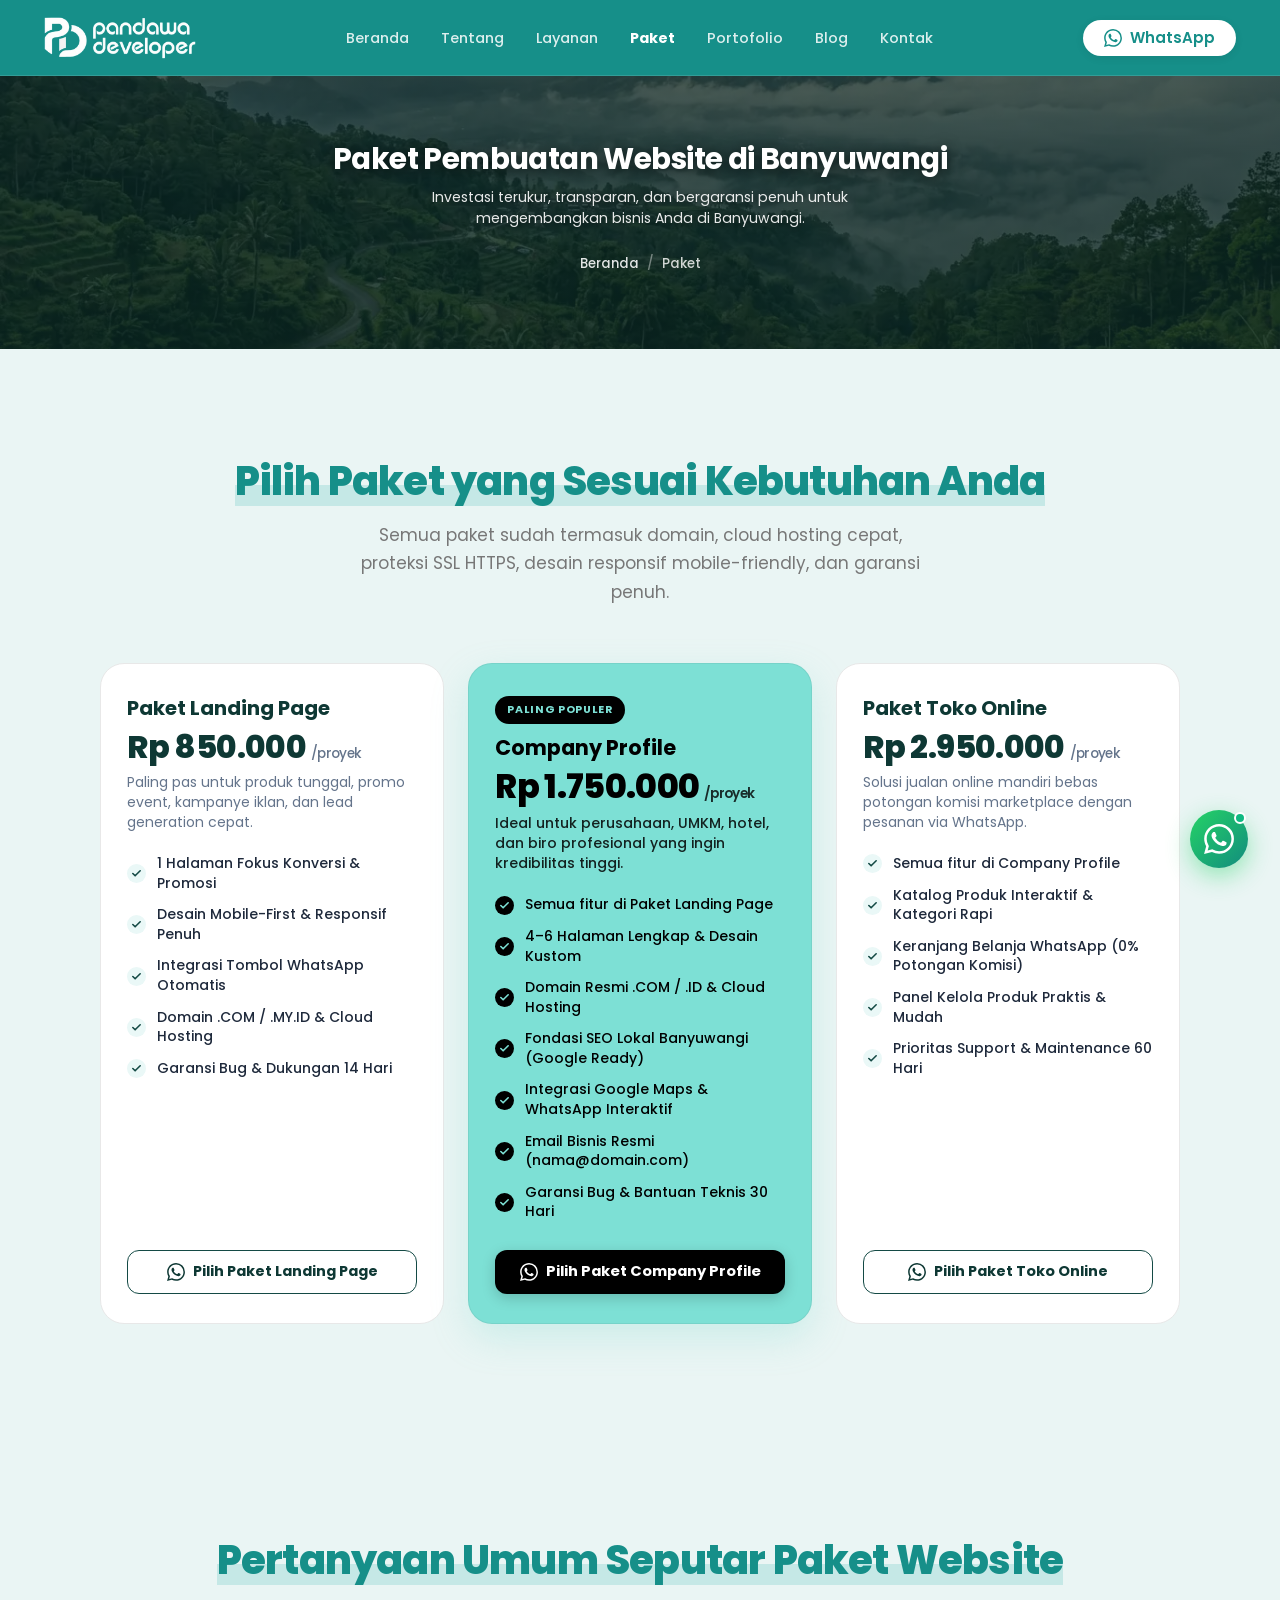
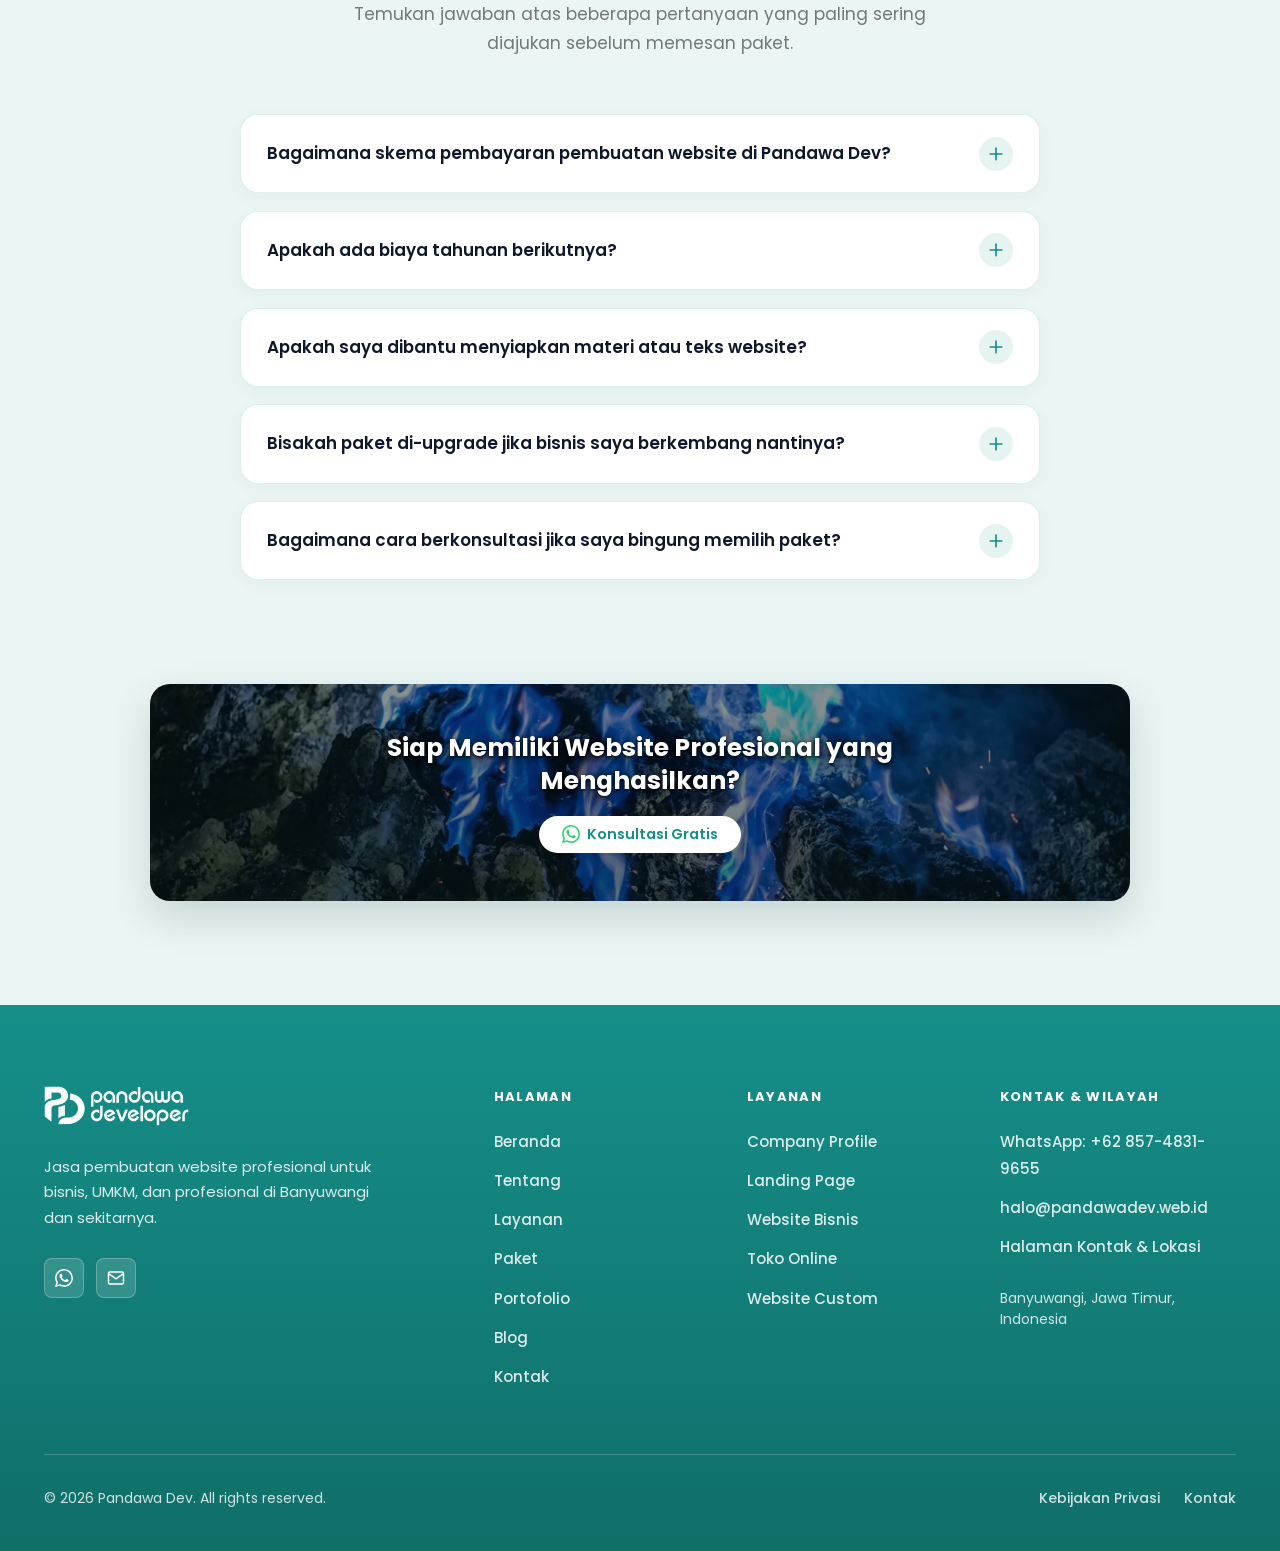
<file: paket/index.html>
<!DOCTYPE html>
<html lang="id">
<head>
  <meta charset="UTF-8">
  <meta name="viewport" content="width=device-width, initial-scale=1.0">

  <!-- Primary Meta Tags -->
  <title>Harga Pembuatan Website Banyuwangi Mulai Rp 850rb | Pandawa Dev</title>
  <meta name="description" content="Paket website Banyuwangi: Landing Page Rp 850.000, Company Profile Rp 1.750.000, Toko Online Rp 2.950.000. Domain &amp; hosting tahun pertama termasuk.">
  <meta name="author" content="Pandawa Developer">
  <link rel="canonical" href="https://pandawadev.web.id/paket/">

  <!-- Open Graph / Facebook / WhatsApp -->
  <meta property="og:type" content="website">
  <meta property="og:url" content="https://pandawadev.web.id/paket/">
  <meta property="og:title" content="Harga Pembuatan Website Banyuwangi Mulai Rp 850rb | Pandawa Dev">
  <meta property="og:description" content="Paket website Banyuwangi: Landing Page Rp 850.000, Company Profile Rp 1.750.000, Toko Online Rp 2.950.000. Domain &amp; hosting tahun pertama termasuk.">
  <meta property="og:image" content="https://pandawadev.web.id/assets/img/og-default.jpg">
  <meta property="og:image:type" content="image/jpeg">
  <meta property="og:image:width" content="1200">
  <meta property="og:image:height" content="630">
  <meta property="og:image:alt" content="Paket dan harga pembuatan website Pandawa Developer di Banyuwangi">
  <meta property="og:site_name" content="Pandawa Developer">
  <meta property="og:locale" content="id_ID">

  <!-- Twitter / X -->
  <meta name="twitter:card" content="summary_large_image">
  <meta name="twitter:title" content="Harga Pembuatan Website Banyuwangi Mulai Rp 850rb | Pandawa Dev">
  <meta name="twitter:description" content="Paket website Banyuwangi: Landing Page Rp 850.000, Company Profile Rp 1.750.000, Toko Online Rp 2.950.000. Domain &amp; hosting tahun pertama termasuk.">
  <meta name="twitter:image" content="https://pandawadev.web.id/assets/img/og-default.jpg">
  <meta name="twitter:image:alt" content="Paket dan harga pembuatan website Pandawa Developer di Banyuwangi">
  <meta name="robots" content="index, follow, max-image-preview:large, max-snippet:-1, max-video-preview:-1">

  <!-- Favicon -->
  <link rel="icon" type="image/png" href="../assets/img/logo/favicon.png">
  <link rel="apple-touch-icon" href="../assets/img/logo/favicon.png">
  <link rel="shortcut icon" href="../favicon.ico">

  <!-- Main CSS -->
  <link rel="stylesheet" href="../assets/css/main.css">

  <!-- JSON-LD (satu @graph per halaman) -->
  <script type="application/ld+json">
  {
    "@context": "https://schema.org",
    "@graph": [
      {
        "@type": "ProfessionalService",
        "@id": "https://pandawadev.web.id/#organization",
        "name": "Pandawa Developer",
        "alternateName": "Pandawa Dev",
        "url": "https://pandawadev.web.id/",
        "logo": {
          "@type": "ImageObject",
          "@id": "https://pandawadev.web.id/#logo",
          "url": "https://pandawadev.web.id/assets/img/logo/logo-schema.png",
          "contentUrl": "https://pandawadev.web.id/assets/img/logo/logo-schema.png",
          "width": 512,
          "height": 512
        },
        "image": "https://pandawadev.web.id/assets/img/about.webp",
        "description": "Studio jasa pembuatan website profesional di Banyuwangi: company profile, landing page, dan toko online yang responsif, cepat, dan SEO-friendly.",
        "telephone": "+6285748319655",
        "email": "halo@pandawadev.web.id",
        "priceRange": "Rp 850.000 - Rp 2.950.000",
        "hasMap": "https://maps.app.goo.gl/tY8xszkpeya6heZh7",
        "address": {
          "@type": "PostalAddress",
          "streetAddress": "M6W5+Q7W Gendoh",
          "addressLocality": "Banyuwangi",
          "addressRegion": "Jawa Timur",
          "postalCode": "68468",
          "addressCountry": "ID"
        },
        "geo": {
          "@type": "GeoCoordinates",
          "latitude": -8.303004,
          "longitude": 114.208215
        },
        "areaServed": [
          {
            "@type": "City",
            "name": "Banyuwangi"
          },
          {
            "@type": "AdministrativeArea",
            "name": "Kecamatan Rogojampi"
          },
          {
            "@type": "AdministrativeArea",
            "name": "Kecamatan Genteng"
          },
          {
            "@type": "AdministrativeArea",
            "name": "Kecamatan Glenmore"
          },
          {
            "@type": "AdministrativeArea",
            "name": "Kabupaten Situbondo"
          },
          {
            "@type": "AdministrativeArea",
            "name": "Kabupaten Jember"
          },
          {
            "@type": "State",
            "name": "Jawa Timur"
          },
          {
            "@type": "Country",
            "name": "Indonesia"
          }
        ],
        "openingHoursSpecification": [
          {
            "@type": "OpeningHoursSpecification",
            "dayOfWeek": [
              "Monday",
              "Tuesday",
              "Wednesday",
              "Thursday",
              "Friday",
              "Saturday",
              "Sunday"
            ],
            "opens": "08:00",
            "closes": "21:00"
          }
        ],
        "contactPoint": {
          "@type": "ContactPoint",
          "telephone": "+6285748319655",
          "contactType": "customer service",
          "areaServed": "ID",
          "availableLanguage": "Indonesian",
          "url": "https://wa.me/6285748319655"
        }
      },
      {
        "@type": "WebSite",
        "@id": "https://pandawadev.web.id/#website",
        "url": "https://pandawadev.web.id/",
        "name": "Pandawa Developer",
        "alternateName": "Pandawa Dev",
        "description": "Studio jasa pembuatan website profesional di Banyuwangi.",
        "inLanguage": "id-ID",
        "publisher": {
          "@id": "https://pandawadev.web.id/#organization"
        }
      },
      {
        "@type": "WebPage",
        "@id": "https://pandawadev.web.id/paket/#webpage",
        "url": "https://pandawadev.web.id/paket/",
        "name": "Harga Pembuatan Website Banyuwangi Mulai Rp 850rb | Pandawa Dev",
        "description": "Paket website Banyuwangi: Landing Page Rp 850.000, Company Profile Rp 1.750.000, Toko Online Rp 2.950.000. Domain & hosting tahun pertama termasuk.",
        "inLanguage": "id-ID",
        "isPartOf": {
          "@id": "https://pandawadev.web.id/#website"
        },
        "about": {
          "@id": "https://pandawadev.web.id/#organization"
        },
        "primaryImageOfPage": {
          "@type": "ImageObject",
          "url": "https://pandawadev.web.id/assets/img/og-default.jpg",
          "width": 1200,
          "height": 630
        },
        "breadcrumb": {
          "@id": "https://pandawadev.web.id/paket/#breadcrumb"
        },
        "mainEntity": {
          "@id": "https://pandawadev.web.id/paket/#daftar-paket"
        }
      },
      {
        "@type": "BreadcrumbList",
        "@id": "https://pandawadev.web.id/paket/#breadcrumb",
        "itemListElement": [
          {
            "@type": "ListItem",
            "position": 1,
            "name": "Beranda",
            "item": "https://pandawadev.web.id/"
          },
          {
            "@type": "ListItem",
            "position": 2,
            "name": "Paket",
            "item": "https://pandawadev.web.id/paket/"
          }
        ]
      },
      {
        "@type": "ItemList",
        "@id": "https://pandawadev.web.id/paket/#daftar-paket",
        "name": "Paket Pembuatan Website Pandawa Dev",
        "itemListElement": [
          {
            "@type": "ListItem",
            "position": 1,
            "item": {
              "@type": "Service",
              "@id": "https://pandawadev.web.id/layanan/#company-profile",
              "name": "Website Company Profile",
              "serviceType": "Pembuatan Website Company Profile",
              "description": "Website company profile untuk UMKM dan perusahaan di Banyuwangi dengan tampilan elegan, modern, dan tepercaya.",
              "provider": {
                "@id": "https://pandawadev.web.id/#organization"
              },
              "areaServed": {
                "@type": "City",
                "name": "Banyuwangi"
              },
              "offers": {
                "@type": "Offer",
                "name": "Paket Company Profile",
                "description": "4-6 halaman dengan desain kustom, fondasi SEO lokal Banyuwangi, integrasi Google Maps & WhatsApp, email bisnis, domain & cloud hosting, garansi bug dan bantuan teknis 30 hari.",
                "price": "1750000",
                "priceCurrency": "IDR",
                "url": "https://pandawadev.web.id/paket/#paket-company-profile",
                "seller": {
                  "@id": "https://pandawadev.web.id/#organization"
                }
              }
            }
          },
          {
            "@type": "ListItem",
            "position": 2,
            "item": {
              "@type": "Service",
              "@id": "https://pandawadev.web.id/layanan/#landing-page",
              "name": "Landing Page Konversi",
              "serviceType": "Pembuatan Landing Page",
              "description": "Landing page satu halaman yang fokus pada promosi dan iklan digital, dengan integrasi WhatsApp otomatis.",
              "provider": {
                "@id": "https://pandawadev.web.id/#organization"
              },
              "areaServed": {
                "@type": "City",
                "name": "Banyuwangi"
              },
              "offers": {
                "@type": "Offer",
                "name": "Paket Landing Page",
                "description": "1 halaman fokus konversi, desain mobile-first, tombol WhatsApp otomatis, domain & cloud hosting, garansi bug dan dukungan 14 hari.",
                "price": "850000",
                "priceCurrency": "IDR",
                "url": "https://pandawadev.web.id/paket/#paket-landing-page",
                "seller": {
                  "@id": "https://pandawadev.web.id/#organization"
                }
              }
            }
          },
          {
            "@type": "ListItem",
            "position": 3,
            "item": {
              "@type": "Service",
              "@id": "https://pandawadev.web.id/layanan/#toko-online",
              "name": "Website Toko Online",
              "serviceType": "Pembuatan Website Toko Online",
              "description": "Website toko online dengan katalog produk interaktif dan sistem order WhatsApp tanpa potongan komisi marketplace.",
              "provider": {
                "@id": "https://pandawadev.web.id/#organization"
              },
              "areaServed": {
                "@type": "City",
                "name": "Banyuwangi"
              },
              "offers": {
                "@type": "Offer",
                "name": "Paket Toko Online",
                "description": "Katalog produk interaktif, keranjang belanja WhatsApp tanpa potongan komisi, panel kelola produk, semua fitur Company Profile, support & maintenance 60 hari.",
                "price": "2950000",
                "priceCurrency": "IDR",
                "url": "https://pandawadev.web.id/paket/#paket-toko-online",
                "seller": {
                  "@id": "https://pandawadev.web.id/#organization"
                }
              }
            }
          }
        ]
      },
      {
        "@type": "FAQPage",
        "@id": "https://pandawadev.web.id/paket/#faq",
        "isPartOf": {
          "@id": "https://pandawadev.web.id/paket/#webpage"
        },
        "mainEntityOfPage": {
          "@id": "https://pandawadev.web.id/paket/#webpage"
        },
        "mainEntity": [
          {
            "@type": "Question",
            "name": "Bagaimana skema pembayaran pembuatan website di Pandawa Dev?",
            "acceptedAnswer": {
              "@type": "Answer",
              "text": "Pembayaran dilakukan dengan skema transparan: DP (Down Payment) sebesar 50% di awal sebelum pengerjaan dimulai, dan sisa pelunasan 50% dibayarkan setelah seluruh website selesai dikerjakan, Anda review, dan siap diluncurkan secara resmi."
            }
          },
          {
            "@type": "Question",
            "name": "Apakah ada biaya tahunan berikutnya?",
            "acceptedAnswer": {
              "@type": "Answer",
              "text": "Tahun pertama seluruh biaya domain dan hosting sudah gratis termasuk di dalam paket. Untuk tahun kedua dan seterusnya, Anda hanya perlu membayar biaya perpanjangan domain dan sewa server cloud hosting tahunan dengan biaya yang sangat terjangkau."
            }
          },
          {
            "@type": "Question",
            "name": "Apakah saya dibantu menyiapkan materi atau teks website?",
            "acceptedAnswer": {
              "@type": "Answer",
              "text": "Tentu saja. Anda cukup mengirimkan poin-poin layanan, foto produk/bisnis, atau profil singkat. Tim kami siap membantu menyusun copywriting yang memikat, rapi, dan mudah dipahami oleh calon pelanggan Anda."
            }
          },
          {
            "@type": "Question",
            "name": "Bisakah paket di-upgrade jika bisnis saya berkembang nantinya?",
            "acceptedAnswer": {
              "@type": "Answer",
              "text": "Sangat bisa! Struktur arsitektur website yang kami buat dirancang fleksibel dan modular. Anda bisa memulai dari Landing Page terlebih dahulu, lalu menambah halaman, fitur katalog, atau sistem pemesanan online di masa mendatang dengan mudah."
            }
          },
          {
            "@type": "Question",
            "name": "Bagaimana cara berkonsultasi jika saya bingung memilih paket?",
            "acceptedAnswer": {
              "@type": "Answer",
              "text": "Cukup klik tombol WhatsApp di situs ini. Ceritakan jenis bisnis dan target audiens Anda kepada tim Pandawa Dev. Kami akan memberikan rekomendasi paket yang paling efisien dan tepat sasaran tanpa membebani anggaran Anda."
            }
          }
        ]
      }
    ]
  }
  </script>
</head>
<body>

<header>
  <nav class="navbar navbar-teal" id="navbar" role="navigation" aria-label="Navigasi utama">
    <div class="container navbar-inner">
      <a href="/" class="navbar-logo" aria-label="Pandawa Developer - Beranda">
        <img src="../assets/img/logo/logo.png" alt="Pandawa Developer" class="navbar-logo-img" width="152" height="42">
      </a>
      <div class="navbar-nav">
        <a href="/">Beranda</a>
        <a href="/tentang/">Tentang</a>
        <a href="/layanan/">Layanan</a>
        <a href="/paket/" class="active">Paket</a>
        <a href="/portofolio/">Portofolio</a>
        <a href="/blog/">Blog</a>
        <a href="/kontak/">Kontak</a>
      </div>
      <div class="navbar-cta">
        <a href="https://wa.me/6285748319655?text=Halo%20Pandawa%20Dev%2C%20saya%20ingin%20konsultasi%20pilihan%20paket%20website." class="btn-pill-white" id="cta-navbar" data-wa="navbar" target="_blank" rel="noopener"><svg width="18" height="18" viewBox="0 0 24 24" fill="currentColor" aria-hidden="true"><path d="M17.472 14.382c-.297-.149-1.758-.867-2.03-.967-.273-.099-.471-.148-.67.15-.197.297-.767.966-.94 1.164-.173.199-.347.223-.644.075-.297-.15-1.255-.463-2.39-1.475-.883-.788-1.48-1.761-1.653-2.059-.173-.297-.018-.458.13-.606.134-.133.298-.347.446-.52.149-.174.198-.298.298-.497.099-.198.05-.371-.025-.52-.075-.149-.669-1.612-.916-2.207-.242-.579-.487-.5-.669-.51-.173-.008-.371-.01-.57-.01-.198 0-.52.074-.792.372-.272.297-1.04 1.016-1.04 2.479 0 1.462 1.065 2.875 1.213 3.074.149.198 2.096 3.2 5.077 4.487.709.306 1.262.489 1.694.625.712.227 1.36.195 1.871.118.571-.085 1.758-.719 2.006-1.413.248-.694.248-1.289.173-1.413-.074-.124-.272-.198-.57-.347m-5.421 7.403h-.004a9.87 9.87 0 01-5.031-1.378l-.361-.214-3.741.982.998-3.648-.235-.374a9.86 9.86 0 01-1.51-5.26c.001-5.45 4.436-9.884 9.888-9.884 2.64 0 5.122 1.03 6.988 2.898a9.825 9.825 0 012.893 6.994c-.003 5.45-4.437 9.884-9.885 9.884m8.413-18.297A11.815 11.815 0 0012.05 0C5.495 0 .16 5.335.157 11.892c0 2.096.547 4.142 1.588 5.945L.057 24l6.305-1.654a11.882 11.882 0 005.683 1.448h.005c6.554 0 11.89-5.335 11.893-11.893a11.821 11.821 0 00-3.48-8.413z"/></svg><span>WhatsApp</span></a>
        <button class="navbar-toggle" id="navbar-toggle" aria-expanded="false" aria-controls="navbar-mobile" aria-label="Buka menu">
          <svg width="24" height="24" viewBox="0 0 24 24" fill="none" stroke="currentColor" stroke-width="2" stroke-linecap="round" stroke-linejoin="round"><line x1="3" y1="6" x2="21" y2="6"/><line x1="3" y1="12" x2="21" y2="12"/><line x1="3" y1="18" x2="21" y2="18"/></svg>
        </button>
      </div>
    </div>
  </nav>

  <div class="navbar-mobile" id="navbar-mobile" aria-hidden="true">
    <div class="navbar-mobile-header">
      <a href="/" class="navbar-mobile-brand" aria-label="Pandawa Developer">
        <img src="../assets/img/logo/logo.png" alt="Pandawa Developer" class="navbar-mobile-logo" width="140" height="38">
      </a>
      <button type="button" class="navbar-mobile-close" id="navbarMobileClose" aria-label="Tutup menu">
        <svg width="24" height="24" viewBox="0 0 24 24" fill="none" stroke="currentColor" stroke-width="2.5" stroke-linecap="round" stroke-linejoin="round">
          <line x1="18" y1="6" x2="6" y2="18"/>
          <line x1="6" y1="6" x2="18" y2="18"/>
        </svg>
      </button>
    </div>

    <nav class="navbar-mobile-nav" aria-label="Navigasi Menu Mobile">
      <div class="navbar-mobile-item">
        <a href="/" class="navbar-mobile-link">Beranda</a>
      </div>
      <div class="navbar-mobile-item">
        <a href="/tentang/" class="navbar-mobile-link">Tentang</a>
      </div>
      <div class="navbar-mobile-item">
          <a href="/layanan/" class="navbar-mobile-link">Layanan</a>
        </div>
      <div class="navbar-mobile-item">
        <a href="/paket/" class="navbar-mobile-link active">Paket</a>
      </div>
      <div class="navbar-mobile-item">
        <a href="/portofolio/" class="navbar-mobile-link">Portofolio</a>
      </div>
      <div class="navbar-mobile-item">
        <a href="/blog/" class="navbar-mobile-link">Blog</a>
      </div>
      <div class="navbar-mobile-item">
        <a href="/kontak/" class="navbar-mobile-link">Kontak</a>
      </div>
    </nav>
    <div class="navbar-mobile-footer">
      <a href="https://wa.me/6285748319655?text=Halo%20Pandawa%20Dev%2C%20saya%20ingin%20konsultasi%20pilihan%20paket%20website."
        class="navbar-mobile-cta" target="_blank" rel="noopener">
        <svg width="20" height="20" viewBox="0 0 24 24" fill="currentColor" aria-hidden="true">
          <path d="M17.472 14.382c-.297-.149-1.758-.867-2.03-.967-.273-.099-.471-.148-.67.15-.197.297-.767.966-.94 1.164-.173.199-.347.223-.644.075-.297-.15-1.255-.463-2.39-1.475-.883-.788-1.48-1.761-1.653-2.059-.173-.297-.018-.458.13-.606.134-.133.298-.347.446-.52.149-.174.198-.298.298-.497.099-.198.05-.371-.025-.52-.075-.149-.669-1.612-.916-2.207-.242-.579-.487-.5-.669-.51-.173-.008-.371-.01-.57-.01-.198 0-.52.074-.792.372-.272.297-1.04 1.016-1.04 2.479 0 1.462 1.065 2.875 1.213 3.074.149.198 2.096 3.2 5.077 4.487.709.306 1.262.489 1.694.625.712.227 1.36.195 1.871.118.571-.085 1.758-.719 2.006-1.413.248-.694.248-1.289.173-1.413-.074-.124-.272-.198-.57-.347m-5.421 7.403h-.004a9.87 9.87 0 01-5.031-1.378l-.361-.214-3.741.982.998-3.648-.235-.374a9.86 9.86 0 01-1.51-5.26c.001-5.45 4.436-9.884 9.888-9.884 2.64 0 5.122 1.03 6.988 2.898a9.825 9.825 0 012.893 6.994c-.003 5.45-4.437 9.884-9.885 9.884m8.413-18.297A11.815 11.815 0 0012.05 0C5.495 0 .16 5.335.157 11.892c0 2.096.547 4.142 1.588 5.945L.057 24l6.305-1.654a11.882 11.882 0 005.683 1.448h.005c6.554 0 11.89-5.335 11.893-11.893a11.821 11.821 0 00-3.48-8.413z"/>
        </svg>
        <span>WhatsApp</span>
      </a>
    </div>
  </div>
</header>

<main id="main-content">

  <!-- 1. PAGE BANNER (HERO SEPERTI TENTANG & LAYANAN) -->
  <section class="about-hero" aria-label="Hero Paket Website">
    <div class="container">
      <div class="about-hero-content reveal">
        <h1 class="about-hero-title">Paket Pembuatan Website di Banyuwangi</h1>
        <p class="about-hero-subtitle">Investasi terukur, transparan, dan bergaransi penuh untuk mengembangkan bisnis Anda di Banyuwangi.</p>
        <nav class="about-hero-breadcrumb" aria-label="Breadcrumb">
          <a href="/">Beranda</a>
          <span class="breadcrumb-sep" aria-hidden="true">/</span>
          <span aria-current="page">Paket</span>
        </nav>
      </div>
    </div>
  </section>

  <!-- 2. DAFTAR PAKET UTAMA -->
  <section class="section" id="daftar-paket" aria-label="Daftar Paket Pembuatan Website">
    <div class="container">
      <div class="section-header center reveal">
        <h2 class="why-heading">Pilih Paket yang Sesuai <span class="why-heading-accent">Kebutuhan Anda</span></h2>
        <p class="section-subtitle">Semua paket sudah termasuk domain, cloud hosting cepat, proteksi SSL HTTPS, desain responsif mobile-friendly, dan garansi penuh.</p>
      </div>

      <div class="packages-3col-grid">

        <!-- Package 1: Landing Page -->
        <div id="paket-landing-page" class="package-card-v reveal">
          <div class="package-card-v-body">
            <h3 class="package-card-v-title">Paket Landing Page</h3>
            <div class="package-card-v-price"><span class="price-val">Rp 850.000</span><span class="price-unit">/proyek</span></div>
            <p class="package-card-v-desc">Paling pas untuk produk tunggal, promo event, kampanye iklan, dan lead generation cepat.</p>
            <div class="package-feature-list">
              <div class="package-feature-item">
                <div class="package-check-icon"><svg viewBox="0 0 24 24" fill="none" stroke="currentColor" stroke-width="3" stroke-linecap="round" stroke-linejoin="round"><polyline points="20 6 9 17 4 12" /></svg></div>
                <span>1 Halaman Fokus Konversi &amp; Promosi</span>
              </div>
              <div class="package-feature-item">
                <div class="package-check-icon"><svg viewBox="0 0 24 24" fill="none" stroke="currentColor" stroke-width="3" stroke-linecap="round" stroke-linejoin="round"><polyline points="20 6 9 17 4 12" /></svg></div>
                <span>Desain Mobile-First &amp; Responsif Penuh</span>
              </div>
              <div class="package-feature-item">
                <div class="package-check-icon"><svg viewBox="0 0 24 24" fill="none" stroke="currentColor" stroke-width="3" stroke-linecap="round" stroke-linejoin="round"><polyline points="20 6 9 17 4 12" /></svg></div>
                <span>Integrasi Tombol WhatsApp Otomatis</span>
              </div>
              <div class="package-feature-item">
                <div class="package-check-icon"><svg viewBox="0 0 24 24" fill="none" stroke="currentColor" stroke-width="3" stroke-linecap="round" stroke-linejoin="round"><polyline points="20 6 9 17 4 12" /></svg></div>
                <span>Domain .COM / .MY.ID &amp; Cloud Hosting</span>
              </div>
              <div class="package-feature-item">
                <div class="package-check-icon"><svg viewBox="0 0 24 24" fill="none" stroke="currentColor" stroke-width="3" stroke-linecap="round" stroke-linejoin="round"><polyline points="20 6 9 17 4 12" /></svg></div>
                <span>Garansi Bug &amp; Dukungan 14 Hari</span>
              </div>
            </div>
            <a href="https://wa.me/6285748319655?text=Halo%20Pandawa%20Dev%2C%20saya%20tertarik%20dengan%20Paket%20Landing%20Page." class="btn btn-outline" style="width:100%;display:inline-flex;align-items:center;justify-content:center;gap:0.5rem;" target="_blank" rel="noopener">
              <svg width="18" height="18" viewBox="0 0 24 24" fill="currentColor" aria-hidden="true"><path d="M17.472 14.382c-.297-.149-1.758-.867-2.03-.967-.273-.099-.471-.148-.67.15-.197.297-.767.966-.94 1.164-.173.199-.347.223-.644.075-.297-.15-1.255-.463-2.39-1.475-.883-.788-1.48-1.761-1.653-2.059-.173-.297-.018-.458.13-.606.134-.133.298-.347.446-.52.149-.174.198-.298.298-.497.099-.198.05-.371-.025-.52-.075-.149-.669-1.612-.916-2.207-.242-.579-.487-.5-.669-.51-.173-.008-.371-.01-.57-.01-.198 0-.52.074-.792.372-.272.297-1.04 1.016-1.04 2.479 0 1.462 1.065 2.875 1.213 3.074.149.198 2.096 3.2 5.077 4.487.709.306 1.262.489 1.694.625.712.227 1.36.195 1.871.118.571-.085 1.758-.719 2.006-1.413.248-.694.248-1.289.173-1.413-.074-.124-.272-.198-.57-.347m-5.421 7.403h-.004a9.87 9.87 0 01-5.031-1.378l-.361-.214-3.741.982.998-3.648-.235-.374a9.86 9.86 0 01-1.51-5.26c.001-5.45 4.436-9.884 9.888-9.884 2.64 0 5.122 1.03 6.988 2.898a9.825 9.825 0 012.893 6.994c-.003 5.45-4.437 9.884-9.885 9.884m8.413-18.297A11.815 11.815 0 0012.05 0C5.495 0 .16 5.335.157 11.892c0 2.096.547 4.142 1.588 5.945L.057 24l6.305-1.654a11.882 11.882 0 005.683 1.448h.005c6.554 0 11.89-5.335 11.893-11.893a11.821 11.821 0 00-3.48-8.413z"/></svg>
              <span>Pilih Paket Landing Page</span>
            </a>
          </div>
        </div>

        <!-- Package 2: Company Profile (POPULER - Mint Accent Theme) -->
        <div id="paket-company-profile" class="package-card-v featured reveal reveal-delay-1">
          <div class="package-card-v-body">
            <span class="package-popular-ribbon">PALING POPULER</span>
            <h3 class="package-card-v-title">Company Profile</h3>
            <div class="package-card-v-price"><span class="price-val">Rp 1.750.000</span><span class="price-unit">/proyek</span></div>
            <p class="package-card-v-desc">Ideal untuk perusahaan, UMKM, hotel, dan biro profesional yang ingin kredibilitas tinggi.</p>
            <div class="package-feature-list">
              <div class="package-feature-item">
                <div class="package-check-icon"><svg viewBox="0 0 24 24" fill="none" stroke="currentColor" stroke-width="3.5" stroke-linecap="round" stroke-linejoin="round"><polyline points="20 6 9 17 4 12" /></svg></div>
                <span>Semua fitur di Paket Landing Page</span>
              </div>
              <div class="package-feature-item">
                <div class="package-check-icon"><svg viewBox="0 0 24 24" fill="none" stroke="currentColor" stroke-width="3.5" stroke-linecap="round" stroke-linejoin="round"><polyline points="20 6 9 17 4 12" /></svg></div>
                <span>4–6 Halaman Lengkap &amp; Desain Kustom</span>
              </div>
              <div class="package-feature-item">
                <div class="package-check-icon"><svg viewBox="0 0 24 24" fill="none" stroke="currentColor" stroke-width="3.5" stroke-linecap="round" stroke-linejoin="round"><polyline points="20 6 9 17 4 12" /></svg></div>
                <span>Domain Resmi .COM / .ID &amp; Cloud Hosting</span>
              </div>
              <div class="package-feature-item">
                <div class="package-check-icon"><svg viewBox="0 0 24 24" fill="none" stroke="currentColor" stroke-width="3.5" stroke-linecap="round" stroke-linejoin="round"><polyline points="20 6 9 17 4 12" /></svg></div>
                <span>Fondasi SEO Lokal Banyuwangi (Google Ready)</span>
              </div>
              <div class="package-feature-item">
                <div class="package-check-icon"><svg viewBox="0 0 24 24" fill="none" stroke="currentColor" stroke-width="3.5" stroke-linecap="round" stroke-linejoin="round"><polyline points="20 6 9 17 4 12" /></svg></div>
                <span>Integrasi Google Maps &amp; WhatsApp Interaktif</span>
              </div>
              <div class="package-feature-item">
                <div class="package-check-icon"><svg viewBox="0 0 24 24" fill="none" stroke="currentColor" stroke-width="3.5" stroke-linecap="round" stroke-linejoin="round"><polyline points="20 6 9 17 4 12" /></svg></div>
                <span>Email Bisnis Resmi (nama@domain.com)</span>
              </div>
              <div class="package-feature-item">
                <div class="package-check-icon"><svg viewBox="0 0 24 24" fill="none" stroke="currentColor" stroke-width="3.5" stroke-linecap="round" stroke-linejoin="round"><polyline points="20 6 9 17 4 12" /></svg></div>
                <span>Garansi Bug &amp; Bantuan Teknis 30 Hari</span>
              </div>
            </div>
            <a href="https://wa.me/6285748319655?text=Halo%20Pandawa%20Dev%2C%20saya%20tertarik%20dengan%20Paket%20Company%20Profile." class="btn" style="width:100%;display:inline-flex;align-items:center;justify-content:center;gap:0.5rem;" target="_blank" rel="noopener">
              <svg width="18" height="18" viewBox="0 0 24 24" fill="currentColor" aria-hidden="true"><path d="M17.472 14.382c-.297-.149-1.758-.867-2.03-.967-.273-.099-.471-.148-.67.15-.197.297-.767.966-.94 1.164-.173.199-.347.223-.644.075-.297-.15-1.255-.463-2.39-1.475-.883-.788-1.48-1.761-1.653-2.059-.173-.297-.018-.458.13-.606.134-.133.298-.347.446-.52.149-.174.198-.298.298-.497.099-.198.05-.371-.025-.52-.075-.149-.669-1.612-.916-2.207-.242-.579-.487-.5-.669-.51-.173-.008-.371-.01-.57-.01-.198 0-.52.074-.792.372-.272.297-1.04 1.016-1.04 2.479 0 1.462 1.065 2.875 1.213 3.074.149.198 2.096 3.2 5.077 4.487.709.306 1.262.489 1.694.625.712.227 1.36.195 1.871.118.571-.085 1.758-.719 2.006-1.413.248-.694.248-1.289.173-1.413-.074-.124-.272-.198-.57-.347m-5.421 7.403h-.004a9.87 9.87 0 01-5.031-1.378l-.361-.214-3.741.982.998-3.648-.235-.374a9.86 9.86 0 01-1.51-5.26c.001-5.45 4.436-9.884 9.888-9.884 2.64 0 5.122 1.03 6.988 2.898a9.825 9.825 0 012.893 6.994c-.003 5.45-4.437 9.884-9.885 9.884m8.413-18.297A11.815 11.815 0 0012.05 0C5.495 0 .16 5.335.157 11.892c0 2.096.547 4.142 1.588 5.945L.057 24l6.305-1.654a11.882 11.882 0 005.683 1.448h.005c6.554 0 11.89-5.335 11.893-11.893a11.821 11.821 0 00-3.48-8.413z"/></svg>
              <span>Pilih Paket Company Profile</span>
            </a>
          </div>
        </div>

        <!-- Package 3: Toko Online -->
        <div id="paket-toko-online" class="package-card-v reveal reveal-delay-2">
          <div class="package-card-v-body">
            <h3 class="package-card-v-title">Paket Toko Online</h3>
            <div class="package-card-v-price"><span class="price-val">Rp 2.950.000</span><span class="price-unit">/proyek</span></div>
            <p class="package-card-v-desc">Solusi jualan online mandiri bebas potongan komisi marketplace dengan pesanan via WhatsApp.</p>
            <div class="package-feature-list">
              <div class="package-feature-item">
                <div class="package-check-icon"><svg viewBox="0 0 24 24" fill="none" stroke="currentColor" stroke-width="3" stroke-linecap="round" stroke-linejoin="round"><polyline points="20 6 9 17 4 12" /></svg></div>
                <span>Semua fitur di Company Profile</span>
              </div>
              <div class="package-feature-item">
                <div class="package-check-icon"><svg viewBox="0 0 24 24" fill="none" stroke="currentColor" stroke-width="3" stroke-linecap="round" stroke-linejoin="round"><polyline points="20 6 9 17 4 12" /></svg></div>
                <span>Katalog Produk Interaktif &amp; Kategori Rapi</span>
              </div>
              <div class="package-feature-item">
                <div class="package-check-icon"><svg viewBox="0 0 24 24" fill="none" stroke="currentColor" stroke-width="3" stroke-linecap="round" stroke-linejoin="round"><polyline points="20 6 9 17 4 12" /></svg></div>
                <span>Keranjang Belanja WhatsApp (0% Potongan Komisi)</span>
              </div>
              <div class="package-feature-item">
                <div class="package-check-icon"><svg viewBox="0 0 24 24" fill="none" stroke="currentColor" stroke-width="3" stroke-linecap="round" stroke-linejoin="round"><polyline points="20 6 9 17 4 12" /></svg></div>
                <span>Panel Kelola Produk Praktis &amp; Mudah</span>
              </div>
              <div class="package-feature-item">
                <div class="package-check-icon"><svg viewBox="0 0 24 24" fill="none" stroke="currentColor" stroke-width="3" stroke-linecap="round" stroke-linejoin="round"><polyline points="20 6 9 17 4 12" /></svg></div>
                <span>Prioritas Support &amp; Maintenance 60 Hari</span>
              </div>
            </div>
            <a href="https://wa.me/6285748319655?text=Halo%20Pandawa%20Dev%2C%20saya%20tertarik%20dengan%20Paket%20Toko%20Online." class="btn btn-outline" style="width:100%;display:inline-flex;align-items:center;justify-content:center;gap:0.5rem;" target="_blank" rel="noopener">
              <svg width="18" height="18" viewBox="0 0 24 24" fill="currentColor" aria-hidden="true"><path d="M17.472 14.382c-.297-.149-1.758-.867-2.03-.967-.273-.099-.471-.148-.67.15-.197.297-.767.966-.94 1.164-.173.199-.347.223-.644.075-.297-.15-1.255-.463-2.39-1.475-.883-.788-1.48-1.761-1.653-2.059-.173-.297-.018-.458.13-.606.134-.133.298-.347.446-.52.149-.174.198-.298.298-.497.099-.198.05-.371-.025-.52-.075-.149-.669-1.612-.916-2.207-.242-.579-.487-.5-.669-.51-.173-.008-.371-.01-.57-.01-.198 0-.52.074-.792.372-.272.297-1.04 1.016-1.04 2.479 0 1.462 1.065 2.875 1.213 3.074.149.198 2.096 3.2 5.077 4.487.709.306 1.262.489 1.694.625.712.227 1.36.195 1.871.118.571-.085 1.758-.719 2.006-1.413.248-.694.248-1.289.173-1.413-.074-.124-.272-.198-.57-.347m-5.421 7.403h-.004a9.87 9.87 0 01-5.031-1.378l-.361-.214-3.741.982.998-3.648-.235-.374a9.86 9.86 0 01-1.51-5.26c.001-5.45 4.436-9.884 9.888-9.884 2.64 0 5.122 1.03 6.988 2.898a9.825 9.825 0 012.893 6.994c-.003 5.45-4.437 9.884-9.885 9.884m8.413-18.297A11.815 11.815 0 0012.05 0C5.495 0 .16 5.335.157 11.892c0 2.096.547 4.142 1.588 5.945L.057 24l6.305-1.654a11.882 11.882 0 005.683 1.448h.005c6.554 0 11.89-5.335 11.893-11.893a11.821 11.821 0 00-3.48-8.413z"/></svg>
              <span>Pilih Paket Toko Online</span>
            </a>
          </div>
        </div>

      </div>



    </div>
  </section>

<!-- FAQ SECTION -->
<section class="section section-bg-off" id="faq-paket" aria-label="FAQ Pilihan Paket Website">
  <div class="container">
    <div class="section-header center reveal">
      <h2 class="why-heading">Pertanyaan Umum Seputar <span class="why-heading-accent">Paket Website</span></h2>
      <p class="section-subtitle">Temukan jawaban atas beberapa pertanyaan yang paling sering diajukan sebelum memesan paket.</p>
    </div>

    <div class="faq-list reveal" style="max-width: 800px; margin: 0 auto;">
      <div class="faq-item">
        <button class="faq-question" aria-expanded="false">
          Bagaimana skema pembayaran pembuatan website di Pandawa Dev?
          <svg class="faq-icon" viewBox="0 0 24 24" fill="none" stroke="currentColor" stroke-width="2" stroke-linecap="round" stroke-linejoin="round"><line x1="12" y1="5" x2="12" y2="19"/><line x1="5" y1="12" x2="19" y2="12"/></svg>
        </button>
        <div class="faq-answer">
          <p>Pembayaran dilakukan dengan skema transparan: DP (Down Payment) sebesar 50% di awal sebelum pengerjaan dimulai, dan sisa pelunasan 50% dibayarkan setelah seluruh website selesai dikerjakan, Anda review, dan siap diluncurkan secara resmi.</p>
        </div>
      </div>

      <div class="faq-item">
        <button class="faq-question" aria-expanded="false">
          Apakah ada biaya tahunan berikutnya?
          <svg class="faq-icon" viewBox="0 0 24 24" fill="none" stroke="currentColor" stroke-width="2" stroke-linecap="round" stroke-linejoin="round"><line x1="12" y1="5" x2="12" y2="19"/><line x1="5" y1="12" x2="19" y2="12"/></svg>
        </button>
        <div class="faq-answer">
          <p>Tahun pertama seluruh biaya domain dan hosting sudah gratis termasuk di dalam paket. Untuk tahun kedua dan seterusnya, Anda hanya perlu membayar biaya perpanjangan domain dan sewa server cloud hosting tahunan dengan biaya yang sangat terjangkau.</p>
        </div>
      </div>

      <div class="faq-item">
        <button class="faq-question" aria-expanded="false">
          Apakah saya dibantu menyiapkan materi atau teks website?
          <svg class="faq-icon" viewBox="0 0 24 24" fill="none" stroke="currentColor" stroke-width="2" stroke-linecap="round" stroke-linejoin="round"><line x1="12" y1="5" x2="12" y2="19"/><line x1="5" y1="12" x2="19" y2="12"/></svg>
        </button>
        <div class="faq-answer">
          <p>Tentu saja. Anda cukup mengirimkan poin-poin layanan, foto produk/bisnis, atau profil singkat. Tim kami siap membantu menyusun copywriting yang memikat, rapi, dan mudah dipahami oleh calon pelanggan Anda.</p>
        </div>
      </div>

      <div class="faq-item">
        <button class="faq-question" aria-expanded="false">
          Bisakah paket di-upgrade jika bisnis saya berkembang nantinya?
          <svg class="faq-icon" viewBox="0 0 24 24" fill="none" stroke="currentColor" stroke-width="2" stroke-linecap="round" stroke-linejoin="round"><line x1="12" y1="5" x2="12" y2="19"/><line x1="5" y1="12" x2="19" y2="12"/></svg>
        </button>
        <div class="faq-answer">
          <p>Sangat bisa! Struktur arsitektur website yang kami buat dirancang fleksibel dan modular. Anda bisa memulai dari Landing Page terlebih dahulu, lalu menambah halaman, fitur katalog, atau sistem pemesanan online di masa mendatang dengan mudah.</p>
        </div>
      </div>

      <div class="faq-item">
        <button class="faq-question" aria-expanded="false">
          Bagaimana cara berkonsultasi jika saya bingung memilih paket?
          <svg class="faq-icon" viewBox="0 0 24 24" fill="none" stroke="currentColor" stroke-width="2" stroke-linecap="round" stroke-linejoin="round"><line x1="12" y1="5" x2="12" y2="19"/><line x1="5" y1="12" x2="19" y2="12"/></svg>
        </button>
        <div class="faq-answer">
          <p>Cukup klik tombol WhatsApp di situs ini. Ceritakan jenis bisnis dan target audiens Anda kepada tim Pandawa Dev. Kami akan memberikan rekomendasi paket yang paling efisien dan tepat sasaran tanpa membebani anggaran Anda.</p>
        </div>
      </div>
    </div>
  </div>
</section>

<!-- CTA BANNER -->
<!-- CTA -->
<section class="section" style="padding-top:0;" aria-label="CTA Banner Penutup">
  <div class="container">
    <div class="cta-banner-container reveal">
      <h2 class="cta-banner-title">Siap Memiliki Website Profesional yang Menghasilkan?</h2>
      <a href="https://wa.me/6285748319655?text=Halo%20Pandawa%20Dev%2C%20saya%20ingin%20konsultasi%20pembuatan%20website%20dan%20pilihan%20paket." class="btn-pill-white" data-wa="cta-paket" target="_blank" rel="noopener">
        <svg width="20" height="20" viewBox="0 0 24 24" fill="currentColor" aria-hidden="true"><path d="M17.472 14.382c-.297-.149-1.758-.867-2.03-.967-.273-.099-.471-.148-.67.15-.197.297-.767.966-.94 1.164-.173.199-.347.223-.644.075-.297-.15-1.255-.463-2.39-1.475-.883-.788-1.48-1.761-1.653-2.059-.173-.297-.018-.458.13-.606.134-.133.298-.347.446-.52.149-.174.198-.298.298-.497.099-.198.05-.371-.025-.52-.075-.149-.669-1.612-.916-2.207-.242-.579-.487-.5-.669-.51-.173-.008-.371-.01-.57-.01-.198 0-.52.074-.792.372-.272.297-1.04 1.016-1.04 2.479 0 1.462 1.065 2.875 1.213 3.074.149.198 2.096 3.2 5.077 4.487.709.306 1.262.489 1.694.625.712.227 1.36.195 1.871.118.571-.085 1.758-.719 2.006-1.413.248-.694.248-1.289.173-1.413-.074-.124-.272-.198-.57-.347m-5.421 7.403h-.004a9.87 9.87 0 01-5.031-1.378l-.361-.214-3.741.982.998-3.648-.235-.374a9.86 9.86 0 01-1.51-5.26c.001-5.45 4.436-9.884 9.888-9.884 2.64 0 5.122 1.03 6.988 2.898a9.825 9.825 0 012.893 6.994c-.003 5.45-4.437 9.884-9.885 9.884m8.413-18.297A11.815 11.815 0 0012.05 0C5.495 0 .16 5.335.157 11.892c0 2.096.547 4.142 1.588 5.945L.057 24l6.305-1.654a11.882 11.882 0 005.683 1.448h.005c6.554 0 11.89-5.335 11.893-11.893a11.821 11.821 0 00-3.48-8.413z"/></svg>
        <span>Konsultasi Gratis</span>
      </a>
    </div>
  </div>
</section>

</main>

<footer class="footer" role="contentinfo">
  <div class="container">
    <div class="footer-grid">
      <div>
        <a href="/" class="footer-brand-logo" aria-label="Pandawa Developer - Beranda">
            <img src="../assets/img/logo/logo.png" alt="Pandawa Developer" class="footer-logo-img" width="160" height="44">
          </a>
        <p class="footer-brand-desc">Jasa pembuatan website profesional untuk bisnis, UMKM, dan profesional di Banyuwangi dan sekitarnya.</p>
        <div class="footer-social">
          <a href="https://wa.me/6285748319655" target="_blank" rel="noopener" aria-label="WhatsApp"><svg viewBox="0 0 24 24" width="18" height="18" fill="currentColor"><path d="M17.472 14.382c-.297-.149-1.758-.867-2.03-.967-.273-.099-.471-.148-.67.15-.197.297-.767.966-.94 1.164-.173.199-.347.223-.644.075-.297-.15-1.255-.463-2.39-1.475-.883-.788-1.48-1.761-1.653-2.059-.173-.297-.018-.458.13-.606.134-.133.298-.347.446-.52.149-.174.198-.298.298-.497.099-.198.05-.371-.025-.52-.075-.149-.669-1.612-.916-2.207-.242-.579-.487-.5-.669-.51-.173-.008-.371-.01-.57-.01-.198 0-.52.074-.792.372-.272.297-1.04 1.016-1.04 2.479 0 1.462 1.065 2.875 1.213 3.074.149.198 2.096 3.2 5.077 4.487.709.306 1.262.489 1.694.625.712.227 1.36.195 1.871.118.571-.085 1.758-.719 2.006-1.413.248-.694.248-1.289.173-1.413-.074-.124-.272-.198-.57-.347m-5.421 7.403h-.004a9.87 9.87 0 01-5.031-1.378l-.361-.214-3.741.982.998-3.648-.235-.374a9.86 9.86 0 01-1.51-5.26c.001-5.45 4.436-9.884 9.888-9.884 2.64 0 5.122 1.03 6.988 2.898a9.825 9.825 0 012.893 6.994c-.003 5.45-4.437 9.884-9.885 9.884m8.413-18.297A11.815 11.815 0 0012.05 0C5.495 0 .16 5.335.157 11.892c0 2.096.547 4.142 1.588 5.945L.057 24l6.305-1.654a11.882 11.882 0 005.683 1.448h.005c6.554 0 11.89-5.335 11.893-11.893a11.821 11.821 0 00-3.48-8.413z"/></svg></a>
          <a href="mailto:halo@pandawadev.web.id" aria-label="Email"><svg viewBox="0 0 24 24" width="18" height="18" fill="none" stroke="currentColor" stroke-width="2"><path d="M4 4h16c1.1 0 2 .9 2 2v12c0 1.1-.9 2-2 2H4c-1.1 0-2-.9-2-2V6c0-1.1.9-2 2-2z"/><polyline points="22,6 12,13 2,6"/></svg></a>
        </div>
      </div>
      <div>
        <div class="footer-heading">Halaman</div>
        <ul class="footer-links">
          <li><a href="/">Beranda</a></li>
          <li><a href="/tentang/">Tentang</a></li>
          <li><a href="/layanan/">Layanan</a></li>
          <li><a href="/paket/">Paket</a></li>
          <li><a href="/portofolio/">Portofolio</a></li>
          <li><a href="/blog/">Blog</a></li>
          <li><a href="/kontak/">Kontak</a></li>
        </ul>
      </div>
      <div>
        <div class="footer-heading">Layanan</div>
        <ul class="footer-links">
          <li><a href="/layanan/#company-profile">Company Profile</a></li>
          <li><a href="/layanan/#landing-page">Landing Page</a></li>
          <li><a href="/layanan/#website-bisnis">Website Bisnis</a></li>
          <li><a href="/layanan/#toko-online">Toko Online</a></li>
          <li><a href="/layanan/#custom">Website Custom</a></li>
        </ul>
      </div>
      <div>
        <div class="footer-heading">Kontak &amp; Wilayah</div>
        <ul class="footer-links">
          <li><a href="https://wa.me/6285748319655" target="_blank" rel="noopener">WhatsApp: +62 857-4831-9655</a></li>
          <li><a href="mailto:halo@pandawadev.web.id">halo@pandawadev.web.id</a></li>
          <li><a href="/kontak/">Halaman Kontak &amp; Lokasi</a></li>
        </ul>
        <br>
        <p class="footer-address">Banyuwangi, Jawa Timur, Indonesia</p>
      </div>
    </div>
    <div class="footer-bottom">
      <p class="footer-copy">&#169; 2026 Pandawa Dev. All rights reserved.</p>
      <div class="footer-bottom-links">
        <a href="/kebijakan-privasi/">Kebijakan Privasi</a>
        <a href="/kontak/">Kontak</a>
      </div>
    </div>
  </div>
</footer>

<!-- Scroll-To-Top Button -->
<button type="button" class="scroll-top-btn" id="scrollTopBtn" aria-label="Kembali ke atas" title="Kembali ke atas">
  <svg class="scroll-progress-svg" viewBox="0 0 48 48" width="48" height="48">
    <circle class="scroll-progress-bg" cx="24" cy="24" r="20" />
    <circle class="scroll-progress-bar" id="scrollProgressBar" cx="24" cy="24" r="20" />
  </svg>
  <span class="scroll-top-icon">
    <svg viewBox="0 0 24 24" width="18" height="18" fill="none" stroke="currentColor" stroke-width="2.6" stroke-linecap="round" stroke-linejoin="round">
      <polyline points="18 15 12 9 6 15" />
    </svg>
  </span>
</button>

<!-- WhatsApp Floating Widget & Interactive Popup -->
<div class="wa-widget" id="waWidget">
  <div class="wa-popup" id="waPopup" aria-hidden="true" role="dialog" aria-labelledby="waPopupTitle">
    <div class="wa-popup-header">
      <div class="wa-popup-profile">
        <div class="wa-popup-avatar">
          <svg viewBox="0 0 24 24" width="22" height="22" fill="currentColor">
            <path d="M12 2C6.48 2 2 6.48 2 12c0 1.85.5 3.58 1.38 5.08L2 22l5.05-1.33A9.96 9.96 0 0 0 12 22c5.52 0 10-4.48 10-10S17.52 2 12 2zm0 18c-1.6 0-3.11-.45-4.41-1.23l-.32-.19-3.27.86.87-3.19-.21-.33A7.95 7.95 0 0 1 4 12c0-4.41 3.59-8 8-8s8 3.59 8 8-3.59 8-8 8z" />
          </svg>
          <span class="wa-status-badge" title="Online"></span>
        </div>
        <div class="wa-popup-info">
          <h4 class="wa-popup-title" id="waPopupTitle">Pandawa Developer</h4>
          <span class="wa-popup-subtitle">Online · Konsultasi Gratis</span>
        </div>
      </div>
      <button type="button" class="wa-popup-close" id="waPopupClose" aria-label="Tutup popup WhatsApp">
        <svg viewBox="0 0 24 24" width="18" height="18" fill="none" stroke="currentColor" stroke-width="2.5" stroke-linecap="round">
          <line x1="18" y1="6" x2="6" y2="18" />
          <line x1="6" y1="6" x2="18" y2="18" />
        </svg>
      </button>
    </div>
    <div class="wa-popup-body">
      <div class="wa-chat-bubble">
        <div class="wa-bubble-sender">Pandawa Developer</div>
        <p class="wa-bubble-text">Halo! 👋 Tertarik dengan salah satu paket website kami atau ingin konsultasi kebutuhan bisnis Anda?</p>
        <p class="wa-bubble-text" style="margin-top: 6px;">Tim kami siap membantu memilihkan solusi yang paling efisien dan siap menghasilkan.</p>
        <div class="wa-bubble-meta">
          <span class="wa-bubble-time">Baru saja</span>
          <svg class="wa-check-double" viewBox="0 0 16 15" width="14" height="13" fill="#53bdeb">
            <path d="M15.01 3.316l-.478-.372a.365.365 0 0 0-.51.063L8.666 9.879a.32.32 0 0 1-.484.033l-.358-.325a.319.319 0 0 0-.484.032l-.378.483a.418.418 0 0 0 .036.541l1.32 1.266c.143.14.361.125.484-.033l6.272-8.048a.366.366 0 0 0-.064-.512zm-4.1 0l-.478-.372a.365.365 0 0 0-.51.063L4.566 9.879a.32.32 0 0 1-.484.033L1.891 7.769a.366.366 0 0 0-.515.006l-.423.433a.364.364 0 0 0 .006.514l3.258 3.185c.143.14.361.125.484-.033l6.272-8.048a.365.365 0 0 0-.063-.51z" />
          </svg>
        </div>
      </div>
    </div>
    <div class="wa-popup-footer">
      <a href="https://wa.me/6285748319655?text=Halo%20Pandawa%20Developer%2C%20saya%20ingin%20konsultasi%20pilihan%20paket%20pembuatan%20website."
        target="_blank" rel="noopener" class="wa-popup-btn" id="waPopupStartChat">
        <svg viewBox="0 0 24 24" width="20" height="20" fill="currentColor">
          <path d="M17.472 14.382c-.297-.149-1.758-.867-2.03-.967-.273-.099-.471-.148-.67.15-.197.297-.767.966-.94 1.164-.173.199-.347.223-.644.075-.297-.15-1.255-.463-2.39-1.475-.883-.788-1.48-1.761-1.653-2.059-.173-.297-.018-.458.13-.606.134-.133.298-.347.446-.52.149-.174.198-.298.298-.497.099-.198.05-.371-.025-.52-.075-.149-.669-1.612-.916-2.207-.242-.579-.487-.5-.669-.51-.173-.008-.371-.01-.57-.01-.198 0-.52.074-.792.372-.272.297-1.04 1.016-1.04 2.479 0 1.462 1.065 2.875 1.213 3.074.149.198 2.096 3.2 5.077 4.487.709.306 1.262.489 1.694.625.712.227 1.36.195 1.871.118.571-.085 1.758-.719 2.006-1.413.248-.694.248-1.289.173-1.413-.074-.124-.272-.198-.57-.347m-5.421 7.403h-.004a9.87 9.87 0 01-5.031-1.378l-.361-.214-3.741.982.998-3.648-.235-.374a9.86 9.86 0 01-1.51-5.26c.001-5.45 4.436-9.884 9.888-9.884 2.64 0 5.122 1.03 6.988 2.898a9.825 9.825 0 012.893 6.994c-.003 5.45-4.437 9.884-9.885 9.884m8.413-18.297A11.815 11.815 0 0012.05 0C5.495 0 .16 5.335.157 11.892c0 2.096.547 4.142 1.588 5.945L.057 24l6.305-1.654a11.882 11.882 0 005.683 1.448h.005c6.554 0 11.89-5.335 11.893-11.893a11.821 11.821 0 00-3.48-8.413z" />
        </svg>
        <span>Mulai Chat WhatsApp</span>
      </a>
    </div>
  </div>

  <button type="button" class="wa-float-circle" id="waFloatBtn" aria-label="Buka Chat WhatsApp" aria-expanded="false" title="Hubungi kami via WhatsApp">
    <svg xmlns="http://www.w3.org/2000/svg" viewBox="0 0 24 24" fill="currentColor" width="30" height="30">
      <path d="M17.472 14.382c-.297-.149-1.758-.867-2.03-.967-.273-.099-.471-.148-.67.15-.197.297-.767.966-.94 1.164-.173.199-.347.223-.644.075-.297-.15-1.255-.463-2.39-1.475-.883-.788-1.48-1.761-1.653-2.059-.173-.297-.018-.458.13-.606.134-.133.298-.347.446-.52.149-.174.198-.298.298-.497.099-.198.05-.371-.025-.52-.075-.149-.669-1.612-.916-2.207-.242-.579-.487-.5-.669-.51-.173-.008-.371-.01-.57-.01-.198 0-.52.074-.792.372-.272.297-1.04 1.016-1.04 2.479 0 1.462 1.065 2.875 1.213 3.074.149.198 2.096 3.2 5.077 4.487.709.306 1.262.489 1.694.625.712.227 1.36.195 1.871.118.571-.085 1.758-.719 2.006-1.413.248-.694.248-1.289.173-1.413-.074-.124-.272-.198-.57-.347m-5.421 7.403h-.004a9.87 9.87 0 01-5.031-1.378l-.361-.214-3.741.982.998-3.648-.235-.374a9.86 9.86 0 01-1.51-5.26c.001-5.45 4.436-9.884 9.888-9.884 2.64 0 5.122 1.03 6.988 2.898a9.825 9.825 0 012.893 6.994c-.003 5.45-4.437 9.884-9.885 9.884m8.413-18.297A11.815 11.815 0 0012.05 0C5.495 0 .16 5.335.157 11.892c0 2.096.547 4.142 1.588 5.945L.057 24l6.305-1.654a11.882 11.882 0 005.683 1.448h.005c6.554 0 11.89-5.335 11.893-11.893a11.821 11.821 0 00-3.48-8.413z" />
    </svg>
    <span class="wa-badge-pulse"></span>
  </button>
</div>

<script src="../assets/js/main.js" defer></script>
</body>
</html>
</file>
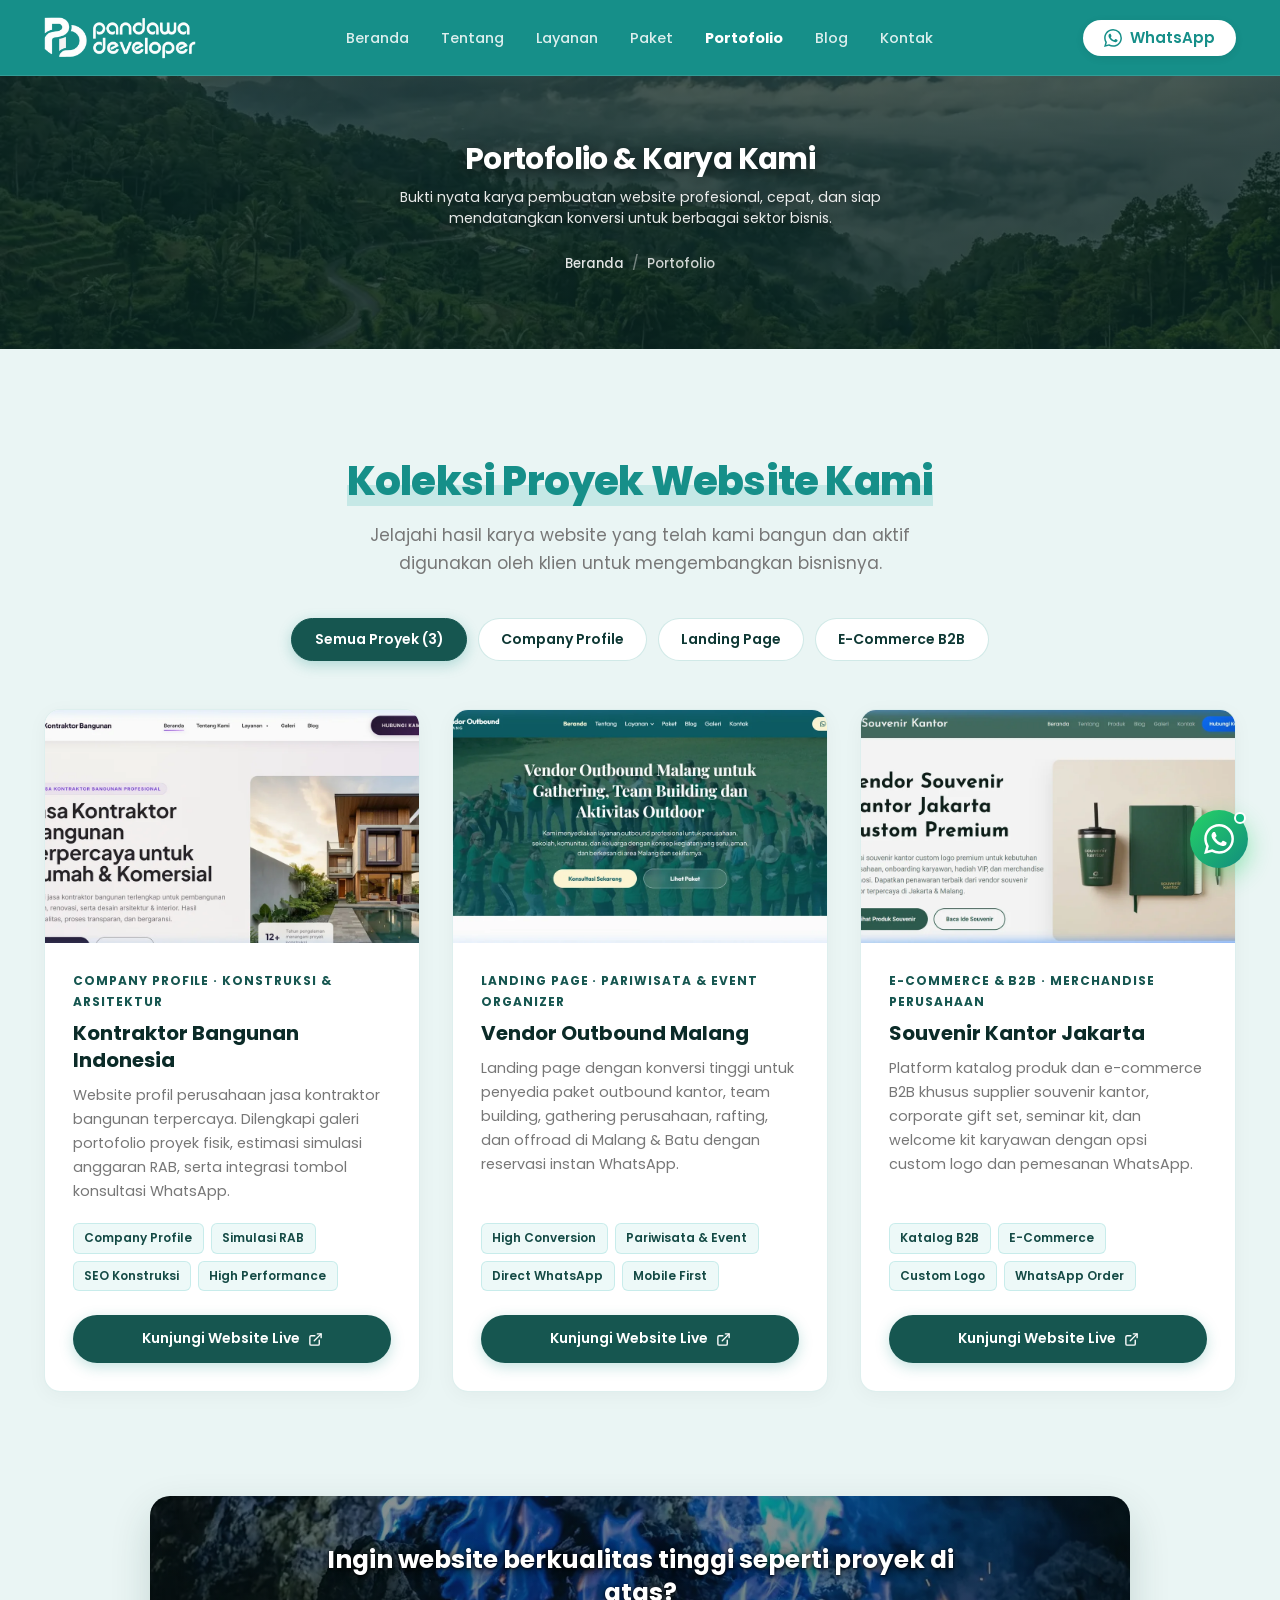
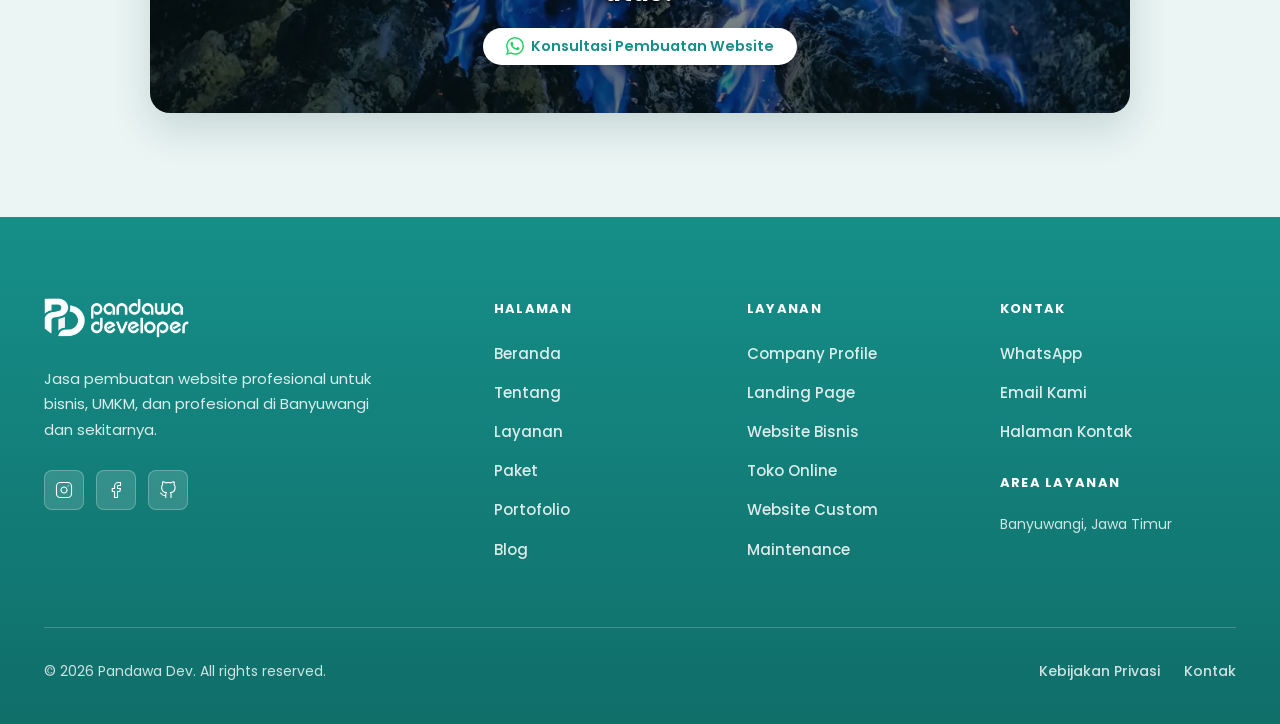
<file: portofolio/index.html>
<!DOCTYPE html>
<html lang="id">
<head>
  <meta charset="UTF-8">
  <meta name="viewport" content="width=device-width, initial-scale=1.0">

  <!-- Primary Meta Tags -->
  <title>Portofolio Pembuatan Website | Pandawa Developer Banyuwangi</title>
  <meta name="description" content="Portofolio website karya Pandawa Dev: company profile kontraktor, landing page vendor outbound, dan katalog e-commerce B2B untuk klien bisnis.">
  <meta name="author" content="Pandawa Developer">
  <link rel="canonical" href="https://pandawadev.web.id/portofolio/">

  <!-- Open Graph / Facebook / WhatsApp -->
  <meta property="og:type" content="website">
  <meta property="og:url" content="https://pandawadev.web.id/portofolio/">
  <meta property="og:title" content="Portofolio Pembuatan Website | Pandawa Developer Banyuwangi">
  <meta property="og:description" content="Portofolio website karya Pandawa Dev: company profile kontraktor, landing page vendor outbound, dan katalog e-commerce B2B untuk klien bisnis.">
  <meta property="og:image" content="https://pandawadev.web.id/assets/img/og-default.jpg">
  <meta property="og:image:type" content="image/jpeg">
  <meta property="og:image:width" content="1200">
  <meta property="og:image:height" content="630">
  <meta property="og:image:alt" content="Portofolio website karya Pandawa Developer">
  <meta property="og:site_name" content="Pandawa Developer">
  <meta property="og:locale" content="id_ID">

  <!-- Twitter / X -->
  <meta name="twitter:card" content="summary_large_image">
  <meta name="twitter:title" content="Portofolio Pembuatan Website | Pandawa Developer Banyuwangi">
  <meta name="twitter:description" content="Portofolio website karya Pandawa Dev: company profile kontraktor, landing page vendor outbound, dan katalog e-commerce B2B untuk klien bisnis.">
  <meta name="twitter:image" content="https://pandawadev.web.id/assets/img/og-default.jpg">
  <meta name="twitter:image:alt" content="Portofolio website karya Pandawa Developer">
  <meta name="robots" content="index, follow, max-image-preview:large, max-snippet:-1, max-video-preview:-1">

  <!-- Favicon -->
  <link rel="icon" type="image/png" href="../assets/img/logo/favicon.png">
  <link rel="apple-touch-icon" href="../assets/img/logo/favicon.png">
  <link rel="shortcut icon" href="../favicon.ico">

  <!-- Main CSS -->
  <link rel="stylesheet" href="../assets/css/main.css">

  <!-- JSON-LD (satu @graph per halaman) -->
  <script type="application/ld+json">
  {
    "@context": "https://schema.org",
    "@graph": [
      {
        "@type": "ProfessionalService",
        "@id": "https://pandawadev.web.id/#organization",
        "name": "Pandawa Developer",
        "alternateName": "Pandawa Dev",
        "url": "https://pandawadev.web.id/",
        "logo": {
          "@type": "ImageObject",
          "@id": "https://pandawadev.web.id/#logo",
          "url": "https://pandawadev.web.id/assets/img/logo/logo-schema.png",
          "contentUrl": "https://pandawadev.web.id/assets/img/logo/logo-schema.png",
          "width": 512,
          "height": 512
        },
        "image": "https://pandawadev.web.id/assets/img/about.webp",
        "description": "Studio jasa pembuatan website profesional di Banyuwangi: company profile, landing page, dan toko online yang responsif, cepat, dan SEO-friendly.",
        "telephone": "+6285748319655",
        "email": "halo@pandawadev.web.id",
        "priceRange": "Rp 850.000 - Rp 2.950.000",
        "hasMap": "https://maps.app.goo.gl/tY8xszkpeya6heZh7",
        "address": {
          "@type": "PostalAddress",
          "streetAddress": "M6W5+Q7W Gendoh",
          "addressLocality": "Banyuwangi",
          "addressRegion": "Jawa Timur",
          "postalCode": "68468",
          "addressCountry": "ID"
        },
        "geo": {
          "@type": "GeoCoordinates",
          "latitude": -8.303004,
          "longitude": 114.208215
        },
        "areaServed": [
          {
            "@type": "City",
            "name": "Banyuwangi"
          },
          {
            "@type": "AdministrativeArea",
            "name": "Kecamatan Rogojampi"
          },
          {
            "@type": "AdministrativeArea",
            "name": "Kecamatan Genteng"
          },
          {
            "@type": "AdministrativeArea",
            "name": "Kecamatan Glenmore"
          },
          {
            "@type": "AdministrativeArea",
            "name": "Kabupaten Situbondo"
          },
          {
            "@type": "AdministrativeArea",
            "name": "Kabupaten Jember"
          },
          {
            "@type": "State",
            "name": "Jawa Timur"
          },
          {
            "@type": "Country",
            "name": "Indonesia"
          }
        ],
        "openingHoursSpecification": [
          {
            "@type": "OpeningHoursSpecification",
            "dayOfWeek": [
              "Monday",
              "Tuesday",
              "Wednesday",
              "Thursday",
              "Friday",
              "Saturday",
              "Sunday"
            ],
            "opens": "08:00",
            "closes": "21:00"
          }
        ],
        "contactPoint": {
          "@type": "ContactPoint",
          "telephone": "+6285748319655",
          "contactType": "customer service",
          "areaServed": "ID",
          "availableLanguage": "Indonesian",
          "url": "https://wa.me/6285748319655"
        }
      },
      {
        "@type": "WebSite",
        "@id": "https://pandawadev.web.id/#website",
        "url": "https://pandawadev.web.id/",
        "name": "Pandawa Developer",
        "alternateName": "Pandawa Dev",
        "description": "Studio jasa pembuatan website profesional di Banyuwangi.",
        "inLanguage": "id-ID",
        "publisher": {
          "@id": "https://pandawadev.web.id/#organization"
        }
      },
      {
        "@type": "CollectionPage",
        "@id": "https://pandawadev.web.id/portofolio/#webpage",
        "url": "https://pandawadev.web.id/portofolio/",
        "name": "Portofolio Pembuatan Website | Pandawa Developer Banyuwangi",
        "description": "Portofolio website karya Pandawa Dev: company profile kontraktor, landing page vendor outbound, dan katalog e-commerce B2B untuk klien bisnis.",
        "inLanguage": "id-ID",
        "isPartOf": {
          "@id": "https://pandawadev.web.id/#website"
        },
        "about": {
          "@id": "https://pandawadev.web.id/#organization"
        },
        "primaryImageOfPage": {
          "@type": "ImageObject",
          "url": "https://pandawadev.web.id/assets/img/og-default.jpg",
          "width": 1200,
          "height": 630
        },
        "breadcrumb": {
          "@id": "https://pandawadev.web.id/portofolio/#breadcrumb"
        },
        "mainEntity": {
          "@id": "https://pandawadev.web.id/portofolio/#daftar-portofolio"
        }
      },
      {
        "@type": "BreadcrumbList",
        "@id": "https://pandawadev.web.id/portofolio/#breadcrumb",
        "itemListElement": [
          {
            "@type": "ListItem",
            "position": 1,
            "name": "Beranda",
            "item": "https://pandawadev.web.id/"
          },
          {
            "@type": "ListItem",
            "position": 2,
            "name": "Portofolio",
            "item": "https://pandawadev.web.id/portofolio/"
          }
        ]
      },
      {
        "@type": "ItemList",
        "@id": "https://pandawadev.web.id/portofolio/#daftar-portofolio",
        "name": "Portofolio Website Pandawa Dev",
        "itemListElement": [
          {
            "@type": "ListItem",
            "position": 1,
            "item": {
              "@type": "CreativeWork",
              "name": "Kontraktor Bangunan Indonesia",
              "url": "https://kontraktorbangunan.web.id/",
              "description": "Website profil perusahaan jasa kontraktor bangunan dengan galeri proyek, simulasi anggaran RAB, dan tombol konsultasi WhatsApp.",
              "image": "https://pandawadev.web.id/assets/img/portfolio/kontraktorbangunan.webp",
              "creator": {
                "@id": "https://pandawadev.web.id/#organization"
              }
            }
          },
          {
            "@type": "ListItem",
            "position": 2,
            "item": {
              "@type": "CreativeWork",
              "name": "Vendor Outbound Malang",
              "url": "https://vendoroutboundmalang-two.vercel.app/",
              "description": "Landing page penyedia paket outbound kantor, team building, gathering perusahaan, rafting, dan offroad di Malang & Batu dengan reservasi WhatsApp.",
              "image": "https://pandawadev.web.id/assets/img/portfolio/vendoroutboundmalang.webp",
              "creator": {
                "@id": "https://pandawadev.web.id/#organization"
              }
            }
          },
          {
            "@type": "ListItem",
            "position": 3,
            "item": {
              "@type": "CreativeWork",
              "name": "Souvenir Kantor Jakarta",
              "url": "https://souvenirkantorjakarta.web.id/",
              "description": "Katalog produk dan e-commerce B2B untuk souvenir kantor, corporate gift set, seminar kit, dan welcome kit dengan opsi custom logo.",
              "image": "https://pandawadev.web.id/assets/img/portfolio/souvenirkantorjakarta.webp",
              "creator": {
                "@id": "https://pandawadev.web.id/#organization"
              }
            }
          }
        ]
      }
    ]
  }
  </script>
</head>
<body>

<header>
  <nav class="navbar navbar-teal" id="navbar" role="navigation" aria-label="Navigasi utama">
    <div class="container navbar-inner">
      <a href="/" class="navbar-logo" aria-label="Pandawa Developer - Beranda">
          <img src="../assets/img/logo/logo.png" alt="Pandawa Developer" class="navbar-logo-img" width="152" height="42">
        </a>
      <div class="navbar-nav">
        <a href="/">Beranda</a>
        <a href="/tentang/">Tentang</a>
        <a href="/layanan/">Layanan</a>
        <a href="/paket/">Paket</a>
        <a href="/portofolio/" class="active">Portofolio</a>
        <a href="/blog/">Blog</a>
        <a href="/kontak/">Kontak</a>
      </div>
      <div class="navbar-cta">
        <a href="https://wa.me/6285748319655?text=Halo%20Pandawa%20Dev%2C%20saya%20ingin%20konsultasi%20pembuatan%20website." class="btn-pill-white" id="cta-navbar" data-wa="navbar" target="_blank" rel="noopener"><svg width="18" height="18" viewBox="0 0 24 24" fill="currentColor" aria-hidden="true"><path d="M17.472 14.382c-.297-.149-1.758-.867-2.03-.967-.273-.099-.471-.148-.67.15-.197.297-.767.966-.94 1.164-.173.199-.347.223-.644.075-.297-.15-1.255-.463-2.39-1.475-.883-.788-1.48-1.761-1.653-2.059-.173-.297-.018-.458.13-.606.134-.133.298-.347.446-.52.149-.174.198-.298.298-.497.099-.198.05-.371-.025-.52-.075-.149-.669-1.612-.916-2.207-.242-.579-.487-.5-.669-.51-.173-.008-.371-.01-.57-.01-.198 0-.52.074-.792.372-.272.297-1.04 1.016-1.04 2.479 0 1.462 1.065 2.875 1.213 3.074.149.198 2.096 3.2 5.077 4.487.709.306 1.262.489 1.694.625.712.227 1.36.195 1.871.118.571-.085 1.758-.719 2.006-1.413.248-.694.248-1.289.173-1.413-.074-.124-.272-.198-.57-.347m-5.421 7.403h-.004a9.87 9.87 0 01-5.031-1.378l-.361-.214-3.741.982.998-3.648-.235-.374a9.86 9.86 0 01-1.51-5.26c.001-5.45 4.436-9.884 9.888-9.884 2.64 0 5.122 1.03 6.988 2.898a9.825 9.825 0 012.893 6.994c-.003 5.45-4.437 9.884-9.885 9.884m8.413-18.297A11.815 11.815 0 0012.05 0C5.495 0 .16 5.335.157 11.892c0 2.096.547 4.142 1.588 5.945L.057 24l6.305-1.654a11.882 11.882 0 005.683 1.448h.005c6.554 0 11.89-5.335 11.893-11.893a11.821 11.821 0 00-3.48-8.413z"/></svg><span>WhatsApp</span></a>
        <button class="navbar-toggle" id="navbar-toggle" aria-expanded="false" aria-controls="navbar-mobile" aria-label="Buka menu">
          <svg width="24" height="24" viewBox="0 0 24 24" fill="none" stroke="currentColor" stroke-width="2" stroke-linecap="round" stroke-linejoin="round"><line x1="3" y1="6" x2="21" y2="6"/><line x1="3" y1="12" x2="21" y2="12"/><line x1="3" y1="18" x2="21" y2="18"/></svg>
        </button>
      </div>
    </div>
  </nav>
  <div class="navbar-mobile" id="navbar-mobile" aria-hidden="true">
      <div class="navbar-mobile-header">
        <a href="/" class="navbar-mobile-brand" aria-label="Pandawa Developer">
          <img src="../assets/img/logo/logo.png" alt="Pandawa Developer" class="navbar-mobile-logo" width="140" height="38">
        </a>
        <button type="button" class="navbar-mobile-close" id="navbarMobileClose" aria-label="Tutup menu">
            <svg width="24" height="24" viewBox="0 0 24 24" fill="none" stroke="currentColor" stroke-width="2.5" stroke-linecap="round" stroke-linejoin="round">
              <line x1="18" y1="6" x2="6" y2="18"/>
              <line x1="6" y1="6" x2="18" y2="18"/>
            </svg>
          </button>
      </div>

      <nav class="navbar-mobile-nav" aria-label="Navigasi Menu Mobile">
        <div class="navbar-mobile-item">
          <a href="/" class="navbar-mobile-link ">Beranda</a>
        </div>
        <div class="navbar-mobile-item">
          <a href="/tentang/" class="navbar-mobile-link ">Tentang</a>
        </div>
        <div class="navbar-mobile-item">
          <a href="/layanan/" class="navbar-mobile-link">Layanan</a>
        </div>
        <div class="navbar-mobile-item">
          <a href="/paket/" class="navbar-mobile-link">Paket</a>
        </div>
        <div class="navbar-mobile-item">
          <a href="/portofolio/" class="navbar-mobile-link active">Portofolio</a>
        </div>
        <div class="navbar-mobile-item">
          <a href="/blog/" class="navbar-mobile-link">Blog</a>
        </div>
        <div class="navbar-mobile-item">
          <a href="/kontak/" class="navbar-mobile-link">Kontak</a>
        </div>
      </nav>
      <div class="navbar-mobile-footer">
        <a href="https://wa.me/6285748319655?text=Halo%20Pandawa%20Dev%2C%20saya%20ingin%20konsultasi%20pembuatan%20website."
          class="navbar-mobile-cta" target="_blank" rel="noopener">
          <svg width="20" height="20" viewBox="0 0 24 24" fill="currentColor" aria-hidden="true">
            <path d="M17.472 14.382c-.297-.149-1.758-.867-2.03-.967-.273-.099-.471-.148-.67.15-.197.297-.767.966-.94 1.164-.173.199-.347.223-.644.075-.297-.15-1.255-.463-2.39-1.475-.883-.788-1.48-1.761-1.653-2.059-.173-.297-.018-.458.13-.606.134-.133.298-.347.446-.52.149-.174.198-.298.298-.497.099-.198.05-.371-.025-.52-.075-.149-.669-1.612-.916-2.207-.242-.579-.487-.5-.669-.51-.173-.008-.371-.01-.57-.01-.198 0-.52.074-.792.372-.272.297-1.04 1.016-1.04 2.479 0 1.462 1.065 2.875 1.213 3.074.149.198 2.096 3.2 5.077 4.487.709.306 1.262.489 1.694.625.712.227 1.36.195 1.871.118.571-.085 1.758-.719 2.006-1.413.248-.694.248-1.289.173-1.413-.074-.124-.272-.198-.57-.347m-5.421 7.403h-.004a9.87 9.87 0 01-5.031-1.378l-.361-.214-3.741.982.998-3.648-.235-.374a9.86 9.86 0 01-1.51-5.26c.001-5.45 4.436-9.884 9.888-9.884 2.64 0 5.122 1.03 6.988 2.898a9.825 9.825 0 012.893 6.994c-.003 5.45-4.437 9.884-9.885 9.884m8.413-18.297A11.815 11.815 0 0012.05 0C5.495 0 .16 5.335.157 11.892c0 2.096.547 4.142 1.588 5.945L.057 24l6.305-1.654a11.882 11.882 0 005.683 1.448h.005c6.554 0 11.89-5.335 11.893-11.893a11.821 11.821 0 00-3.48-8.413z"/>
          </svg>
          <span>WhatsApp</span>
        </a>
      </div>
    </div>
  </header>

<main id="main-content">

  <!-- 1. PAGE BANNER (HERO SEPERTI TENTANG KAMI) -->
  <section class="about-hero" aria-label="Hero Portofolio">
    <div class="container">
      <div class="about-hero-content reveal">
        <h1 class="about-hero-title">Portofolio &amp; Karya Kami</h1>
        <p class="about-hero-subtitle">Bukti nyata karya pembuatan website profesional, cepat, dan siap mendatangkan konversi untuk berbagai sektor bisnis.</p>
        <nav class="about-hero-breadcrumb" aria-label="Breadcrumb">
          <a href="/">Beranda</a>
          <span class="breadcrumb-sep" aria-hidden="true">/</span>
          <span aria-current="page">Portofolio</span>
        </nav>
      </div>
    </div>
  </section>

  <!-- 2. PORTFOLIO SECTION -->
  <section class="section" aria-label="Daftar Proyek">
    <div class="container">

      <div class="section-header center reveal" style="margin-bottom: 2.5rem;">
        <h2 class="why-heading">Koleksi Proyek <span class="why-heading-accent">Website Kami</span></h2>
        <p class="section-subtitle">Jelajahi hasil karya website yang telah kami bangun dan aktif digunakan oleh klien untuk mengembangkan bisnisnya.</p>
      </div>

      <!-- FILTER BAR -->
      <div class="filter-bar reveal">
        <button class="filter-btn active" data-filter="all">Semua Proyek (3)</button>
        <button class="filter-btn" data-filter="company-profile">Company Profile</button>
        <button class="filter-btn" data-filter="landing-page">Landing Page</button>
        <button class="filter-btn" data-filter="ecommerce">E-Commerce B2B</button>
      </div>

      <!-- PORTFOLIO CARDS GRID -->
      <div class="portfolio-cards">

        <!-- Proyek 1: Kontraktor Bangunan Indonesia -->
        <article class="portfolio-card reveal" data-category="company-profile">
          <div class="portfolio-card-img">
            <img src="../assets/img/portfolio/kontraktorbangunan.webp" alt="Website Kontraktor Bangunan Indonesia" width="960" height="600" loading="lazy">
          </div>
          <div class="portfolio-card-body">
            <span class="portfolio-card-cat">Company Profile · Konstruksi &amp; Arsitektur</span>
            <h2 class="portfolio-card-name">Kontraktor Bangunan Indonesia</h2>
            <p class="portfolio-card-desc">Website profil perusahaan jasa kontraktor bangunan terpercaya. Dilengkapi galeri portofolio proyek fisik, estimasi simulasi anggaran RAB, serta integrasi tombol konsultasi WhatsApp.</p>
            <div class="portfolio-tags">
              <span class="portfolio-tag">Company Profile</span>
              <span class="portfolio-tag">Simulasi RAB</span>
              <span class="portfolio-tag">SEO Konstruksi</span>
              <span class="portfolio-tag">High Performance</span>
            </div>
            <a href="https://kontraktorbangunan.web.id/" target="_blank" rel="noopener" class="btn-portfolio-visit">
              <span>Kunjungi Website Live</span>
              <svg width="15" height="15" viewBox="0 0 24 24" fill="none" stroke="currentColor" stroke-width="2.2" stroke-linecap="round" stroke-linejoin="round" aria-hidden="true">
                <path d="M18 13v6a2 2 0 0 1-2 2H5a2 2 0 0 1-2-2V8a2 2 0 0 1 2-2h6"></path>
                <polyline points="15 3 21 3 21 9"></polyline>
                <line x1="10" y1="14" x2="21" y2="3"></line>
              </svg>
            </a>
          </div>
        </article>

        <!-- Proyek 2: Vendor Outbound Malang -->
        <article class="portfolio-card reveal reveal-delay-1" data-category="landing-page">
          <div class="portfolio-card-img">
            <img src="../assets/img/portfolio/vendoroutboundmalang.webp" alt="Landing Page Vendor Outbound Malang" width="960" height="600" loading="lazy">
          </div>
          <div class="portfolio-card-body">
            <span class="portfolio-card-cat">Landing Page · Pariwisata &amp; Event Organizer</span>
            <h2 class="portfolio-card-name">Vendor Outbound Malang</h2>
            <p class="portfolio-card-desc">Landing page dengan konversi tinggi untuk penyedia paket outbound kantor, team building, gathering perusahaan, rafting, dan offroad di Malang &amp; Batu dengan reservasi instan WhatsApp.</p>
            <div class="portfolio-tags">
              <span class="portfolio-tag">High Conversion</span>
              <span class="portfolio-tag">Pariwisata &amp; Event</span>
              <span class="portfolio-tag">Direct WhatsApp</span>
              <span class="portfolio-tag">Mobile First</span>
            </div>
            <a href="https://vendoroutboundmalang-two.vercel.app/" target="_blank" rel="noopener" class="btn-portfolio-visit">
              <span>Kunjungi Website Live</span>
              <svg width="15" height="15" viewBox="0 0 24 24" fill="none" stroke="currentColor" stroke-width="2.2" stroke-linecap="round" stroke-linejoin="round" aria-hidden="true">
                <path d="M18 13v6a2 2 0 0 1-2 2H5a2 2 0 0 1-2-2V8a2 2 0 0 1 2-2h6"></path>
                <polyline points="15 3 21 3 21 9"></polyline>
                <line x1="10" y1="14" x2="21" y2="3"></line>
              </svg>
            </a>
          </div>
        </article>

        <!-- Proyek 3: Souvenir Kantor Jakarta -->
        <article class="portfolio-card reveal reveal-delay-2" data-category="ecommerce">
          <div class="portfolio-card-img">
            <img src="../assets/img/portfolio/souvenirkantorjakarta.webp" alt="Website Souvenir Kantor Jakarta" width="960" height="600" loading="lazy">
          </div>
          <div class="portfolio-card-body">
            <span class="portfolio-card-cat">E-Commerce &amp; B2B · Merchandise Perusahaan</span>
            <h2 class="portfolio-card-name">Souvenir Kantor Jakarta</h2>
            <p class="portfolio-card-desc">Platform katalog produk dan e-commerce B2B khusus supplier souvenir kantor, corporate gift set, seminar kit, dan welcome kit karyawan dengan opsi custom logo dan pemesanan WhatsApp.</p>
            <div class="portfolio-tags">
              <span class="portfolio-tag">Katalog B2B</span>
              <span class="portfolio-tag">E-Commerce</span>
              <span class="portfolio-tag">Custom Logo</span>
              <span class="portfolio-tag">WhatsApp Order</span>
            </div>
            <a href="https://souvenirkantorjakarta.web.id/" target="_blank" rel="noopener" class="btn-portfolio-visit">
              <span>Kunjungi Website Live</span>
              <svg width="15" height="15" viewBox="0 0 24 24" fill="none" stroke="currentColor" stroke-width="2.2" stroke-linecap="round" stroke-linejoin="round" aria-hidden="true">
                <path d="M18 13v6a2 2 0 0 1-2 2H5a2 2 0 0 1-2-2V8a2 2 0 0 1 2-2h6"></path>
                <polyline points="15 3 21 3 21 9"></polyline>
                <line x1="10" y1="14" x2="21" y2="3"></line>
              </svg>
            </a>
          </div>
        </article>

      </div>
    </div>
  </section>

  <!-- 4. CTA BANNER PENUTUP -->
  <section class="section" style="padding-top:0;" aria-label="CTA Banner Penutup">
    <div class="container">
      <div class="cta-banner-container reveal">
        <h2 class="cta-banner-title">Ingin website berkualitas tinggi seperti proyek di atas?</h2>
        <a href="https://wa.me/6285748319655?text=Halo%20Pandawa%20Dev%2C%20saya%20tertarik%20dengan%20portofolio%20website%20Anda%20dan%20ingin%20konsultasi." class="btn-pill-white" data-wa="cta-portfolio-page" target="_blank" rel="noopener">
          <svg width="20" height="20" viewBox="0 0 24 24" fill="currentColor" aria-hidden="true"><path d="M17.472 14.382c-.297-.149-1.758-.867-2.03-.967-.273-.099-.471-.148-.67.15-.197.297-.767.966-.94 1.164-.173.199-.347.223-.644.075-.297-.15-1.255-.463-2.39-1.475-.883-.788-1.48-1.761-1.653-2.059-.173-.297-.018-.458.13-.606.134-.133.298-.347.446-.52.149-.174.198-.298.298-.497.099-.198.05-.371-.025-.52-.075-.149-.669-1.612-.916-2.207-.242-.579-.487-.5-.669-.51-.173-.008-.371-.01-.57-.01-.198 0-.52.074-.792.372-.272.297-1.04 1.016-1.04 2.479 0 1.462 1.065 2.875 1.213 3.074.149.198 2.096 3.2 5.077 4.487.709.306 1.262.489 1.694.625.712.227 1.36.195 1.871.118.571-.085 1.758-.719 2.006-1.413.248-.694.248-1.289.173-1.413-.074-.124-.272-.198-.57-.347m-5.421 7.403h-.004a9.87 9.87 0 01-5.031-1.378l-.361-.214-3.741.982.998-3.648-.235-.374a9.86 9.86 0 01-1.51-5.26c.001-5.45 4.436-9.884 9.888-9.884 2.64 0 5.122 1.03 6.988 2.898a9.825 9.825 0 012.893 6.994c-.003 5.45-4.437 9.884-9.885 9.884m8.413-18.297A11.815 11.815 0 0012.05 0C5.495 0 .16 5.335.157 11.892c0 2.096.547 4.142 1.588 5.945L.057 24l6.305-1.654a11.882 11.882 0 005.683 1.448h.005c6.554 0 11.89-5.335 11.893-11.893a11.821 11.821 0 00-3.48-8.413z"/></svg>
        <span>Konsultasi Pembuatan Website</span>
      </a>
    </div>
  </div>
</section>

</main>

<footer class="footer" role="contentinfo">
  <div class="container">
    <div class="footer-grid">
      <div>
        <a href="/" class="footer-brand-logo" aria-label="Pandawa Developer - Beranda">
            <img src="../assets/img/logo/logo.png" alt="Pandawa Developer" class="footer-logo-img" width="160" height="44">
          </a>
        <p class="footer-brand-desc">Jasa pembuatan website profesional untuk bisnis, UMKM, dan profesional di Banyuwangi dan sekitarnya.</p>
        <div class="footer-social">
          <a href="#" aria-label="Instagram" rel="noopener"><svg viewBox="0 0 24 24" fill="none" stroke="currentColor" stroke-width="1.5" stroke-linecap="round" stroke-linejoin="round"><rect x="2" y="2" width="20" height="20" rx="5"/><path d="M16 11.37A4 4 0 1 1 12.63 8 4 4 0 0 1 16 11.37z"/><line x1="17.5" y1="6.5" x2="17.51" y2="6.5"/></svg></a>
          <a href="#" aria-label="Facebook" rel="noopener"><svg viewBox="0 0 24 24" fill="none" stroke="currentColor" stroke-width="1.5" stroke-linecap="round" stroke-linejoin="round"><path d="M18 2h-3a5 5 0 0 0-5 5v3H7v4h3v8h4v-8h3l1-4h-4V7a1 1 0 0 1 1-1h3z"/></svg></a>
          <a href="#" aria-label="GitHub" rel="noopener"><svg viewBox="0 0 24 24" fill="none" stroke="currentColor" stroke-width="1.5" stroke-linecap="round" stroke-linejoin="round"><path d="M9 19c-5 1.5-5-2.5-7-3m14 6v-3.87a3.37 3.37 0 0 0-.94-2.61c3.14-.35 6.44-1.54 6.44-7A5.44 5.44 0 0 0 20 4.77 5.07 5.07 0 0 0 19.91 1S18.73.65 16 2.48a13.38 13.38 0 0 0-7 0C6.27.65 5.09 1 5.09 1A5.07 5.07 0 0 0 5 4.77a5.44 5.44 0 0 0-1.5 3.78c0 5.42 3.3 6.61 6.44 7A3.37 3.37 0 0 0 9 18.13V22"/></svg></a>
        </div>
      </div>
      <div>
        <div class="footer-heading">Halaman</div>
        <ul class="footer-links">
          <li><a href="/">Beranda</a></li>
          <li><a href="/tentang/">Tentang</a></li>
          <li><a href="/layanan/">Layanan</a></li>
            <li><a href="/paket/">Paket</a></li>
            <li><a href="/portofolio/">Portofolio</a></li>
          <li><a href="/blog/">Blog</a></li>
        </ul>
      </div>
      <div>
        <div class="footer-heading">Layanan</div>
        <ul class="footer-links">
          <li><a href="/layanan/#company-profile">Company Profile</a></li>
          <li><a href="/layanan/#landing-page">Landing Page</a></li>
          <li><a href="/layanan/#website-bisnis">Website Bisnis</a></li>
          <li><a href="/layanan/#toko-online">Toko Online</a></li>
          <li><a href="/layanan/#custom">Website Custom</a></li>
          <li><a href="/layanan/#maintenance">Maintenance</a></li>
        </ul>
      </div>
      <div>
        <div class="footer-heading">Kontak</div>
        <ul class="footer-links">
          <li><a href="https://wa.me/6285748319655" target="_blank" rel="noopener">WhatsApp</a></li>
          <li><a href="mailto:halo@pandawadev.web.id">Email Kami</a></li>
          <li><a href="/kontak/">Halaman Kontak</a></li>
        </ul>
        <br>
        <div class="footer-heading">Area Layanan</div>
        <p class="footer-address">Banyuwangi, Jawa Timur</p>
      </div>
    </div>
    <div class="footer-bottom">
      <p class="footer-copy">&#169; 2026 Pandawa Dev. All rights reserved.</p>
      <div class="footer-bottom-links">
        <a href="/kebijakan-privasi/">Kebijakan Privasi</a>
        <a href="/kontak/">Kontak</a>
      </div>
    </div>
  </div>
</footer>

<!-- Floating WhatsApp Widget & Interactive Popup -->
    <!-- Circular Scroll-to-Top with Progress Indicator -->
  <button type="button" class="scroll-top-btn" id="scrollTopBtn" aria-label="Kembali ke atas" title="Kembali ke atas">
    <svg class="scroll-progress-svg" viewBox="0 0 48 48" width="48" height="48">
      <circle class="scroll-progress-bg" cx="24" cy="24" r="20" />
      <circle class="scroll-progress-bar" id="scrollProgressBar" cx="24" cy="24" r="20" />
    </svg>
    <span class="scroll-top-icon">
      <svg viewBox="0 0 24 24" width="18" height="18" fill="none" stroke="currentColor" stroke-width="2.6" stroke-linecap="round" stroke-linejoin="round">
        <polyline points="18 15 12 9 6 15" />
      </svg>
    </span>
  </button>

  <div class="wa-widget" id="waWidget">
    <div class="wa-popup" id="waPopup" aria-hidden="true" role="dialog" aria-labelledby="waPopupTitle">
      <div class="wa-popup-header">
        <div class="wa-popup-profile">
          <div class="wa-popup-avatar">
            <svg viewBox="0 0 24 24" width="22" height="22" fill="currentColor">
              <path d="M12 2C6.48 2 2 6.48 2 12c0 1.85.5 3.58 1.38 5.08L2 22l5.05-1.33A9.96 9.96 0 0 0 12 22c5.52 0 10-4.48 10-10S17.52 2 12 2zm0 18c-1.6 0-3.11-.45-4.41-1.23l-.32-.19-3.27.86.87-3.19-.21-.33A7.95 7.95 0 0 1 4 12c0-4.41 3.59-8 8-8s8 3.59 8 8-3.59 8-8 8z"/>
            </svg>
            <span class="wa-status-badge" title="Online"></span>
          </div>
          <div class="wa-popup-info">
            <h4 class="wa-popup-title" id="waPopupTitle">Pandawa Developer</h4>
            <span class="wa-popup-subtitle">Online · Konsultasi Gratis</span>
          </div>
        </div>
        <button type="button" class="wa-popup-close" id="waPopupClose" aria-label="Tutup popup WhatsApp">
          <svg viewBox="0 0 24 24" width="18" height="18" fill="none" stroke="currentColor" stroke-width="2.5" stroke-linecap="round"><line x1="18" y1="6" x2="6" y2="18"/><line x1="6" y1="6" x2="18" y2="18"/></svg>
        </button>
      </div>
      <div class="wa-popup-body">
        <div class="wa-chat-bubble">
          <div class="wa-bubble-sender">Pandawa Developer</div>
          <p class="wa-bubble-text">Halo! 👋 Butuh website profesional atau ingin konsultasi untuk bisnis Anda di Banyuwangi?</p>
          <p class="wa-bubble-text" style="margin-top: 6px;">Tim kami siap membantu mewujudkan website yang modern, cepat, dan siap menghasilkan.</p>
          <div class="wa-bubble-meta">
            <span class="wa-bubble-time">Baru saja</span>
            <svg class="wa-check-double" viewBox="0 0 16 15" width="14" height="13" fill="#53bdeb"><path d="M15.01 3.316l-.478-.372a.365.365 0 0 0-.51.063L8.666 9.879a.32.32 0 0 1-.484.033l-.358-.325a.319.319 0 0 0-.484.032l-.378.483a.418.418 0 0 0 .036.541l1.32 1.266c.143.14.361.125.484-.033l6.272-8.048a.366.366 0 0 0-.064-.512zm-4.1 0l-.478-.372a.365.365 0 0 0-.51.063L4.566 9.879a.32.32 0 0 1-.484.033L1.891 7.769a.366.366 0 0 0-.515.006l-.423.433a.364.364 0 0 0 .006.514l3.258 3.185c.143.14.361.125.484-.033l6.272-8.048a.365.365 0 0 0-.063-.51z"/></svg>
          </div>
        </div>
      </div>
      <div class="wa-popup-footer">
        <a href="https://wa.me/6285748319655?text=Halo%20Pandawa%20Developer%2C%20saya%20ingin%20konsultasi%20pembuatan%20website."
          target="_blank" rel="noopener" class="wa-popup-btn" id="waPopupStartChat">
          <svg viewBox="0 0 24 24" width="20" height="20" fill="currentColor">
            <path d="M17.472 14.382c-.297-.149-1.758-.867-2.03-.967-.273-.099-.471-.148-.67.15-.197.297-.767.966-.94 1.164-.173.199-.347.223-.644.075-.297-.15-1.255-.463-2.39-1.475-.883-.788-1.48-1.761-1.653-2.059-.173-.297-.018-.458.13-.606.134-.133.298-.347.446-.52.149-.174.198-.298.298-.497.099-.198.05-.371-.025-.52-.075-.149-.669-1.612-.916-2.207-.242-.579-.487-.5-.669-.51-.173-.008-.371-.01-.57-.01-.198 0-.52.074-.792.372-.272.297-1.04 1.016-1.04 2.479 0 1.462 1.065 2.875 1.213 3.074.149.198 2.096 3.2 5.077 4.487.709.306 1.262.489 1.694.625.712.227 1.36.195 1.871.118.571-.085 1.758-.719 2.006-1.413.248-.694.248-1.289.173-1.413-.074-.124-.272-.198-.57-.347m-5.421 7.403h-.004a9.87 9.87 0 01-5.031-1.378l-.361-.214-3.741.982.998-3.648-.235-.374a9.86 9.86 0 01-1.51-5.26c.001-5.45 4.436-9.884 9.888-9.884 2.64 0 5.122 1.03 6.988 2.898a9.825 9.825 0 012.893 6.994c-.003 5.45-4.437 9.884-9.885 9.884m8.413-18.297A11.815 11.815 0 0012.05 0C5.495 0 .16 5.335.157 11.892c0 2.096.547 4.142 1.588 5.945L.057 24l6.305-1.654a11.882 11.882 0 005.683 1.448h.005c6.554 0 11.89-5.335 11.893-11.893a11.821 11.821 0 00-3.48-8.413z"/>
          </svg>
          <span>Mulai Chat WhatsApp</span>
        </a>
      </div>
    </div>

    <button type="button" class="wa-float-circle" id="waFloatBtn" aria-label="Buka Chat WhatsApp" aria-expanded="false" title="Hubungi kami via WhatsApp">
      <svg xmlns="http://www.w3.org/2000/svg" viewBox="0 0 24 24" fill="currentColor" width="30" height="30">
        <path d="M17.472 14.382c-.297-.149-1.758-.867-2.03-.967-.273-.099-.471-.148-.67.15-.197.297-.767.966-.94 1.164-.173.199-.347.223-.644.075-.297-.15-1.255-.463-2.39-1.475-.883-.788-1.48-1.761-1.653-2.059-.173-.297-.018-.458.13-.606.134-.133.298-.347.446-.52.149-.174.198-.298.298-.497.099-.198.05-.371-.025-.52-.075-.149-.669-1.612-.916-2.207-.242-.579-.487-.5-.669-.51-.173-.008-.371-.01-.57-.01-.198 0-.52.074-.792.372-.272.297-1.04 1.016-1.04 2.479 0 1.462 1.065 2.875 1.213 3.074.149.198 2.096 3.2 5.077 4.487.709.306 1.262.489 1.694.625.712.227 1.36.195 1.871.118.571-.085 1.758-.719 2.006-1.413.248-.694.248-1.289.173-1.413-.074-.124-.272-.198-.57-.347m-5.421 7.403h-.004a9.87 9.87 0 01-5.031-1.378l-.361-.214-3.741.982.998-3.648-.235-.374a9.86 9.86 0 01-1.51-5.26c.001-5.45 4.436-9.884 9.888-9.884 2.64 0 5.122 1.03 6.988 2.898a9.825 9.825 0 012.893 6.994c-.003 5.45-4.437 9.884-9.885 9.884m8.413-18.297A11.815 11.815 0 0012.05 0C5.495 0 .16 5.335.157 11.892c0 2.096.547 4.142 1.588 5.945L.057 24l6.305-1.654a11.882 11.882 0 005.683 1.448h.005c6.554 0 11.89-5.335 11.893-11.893a11.821 11.821 0 00-3.48-8.413z"/>
      </svg>
      <span class="wa-badge-pulse"></span>
    </button>
  </div>

<script src="../assets/js/main.js" defer></script>
</body>
</html>
</file>
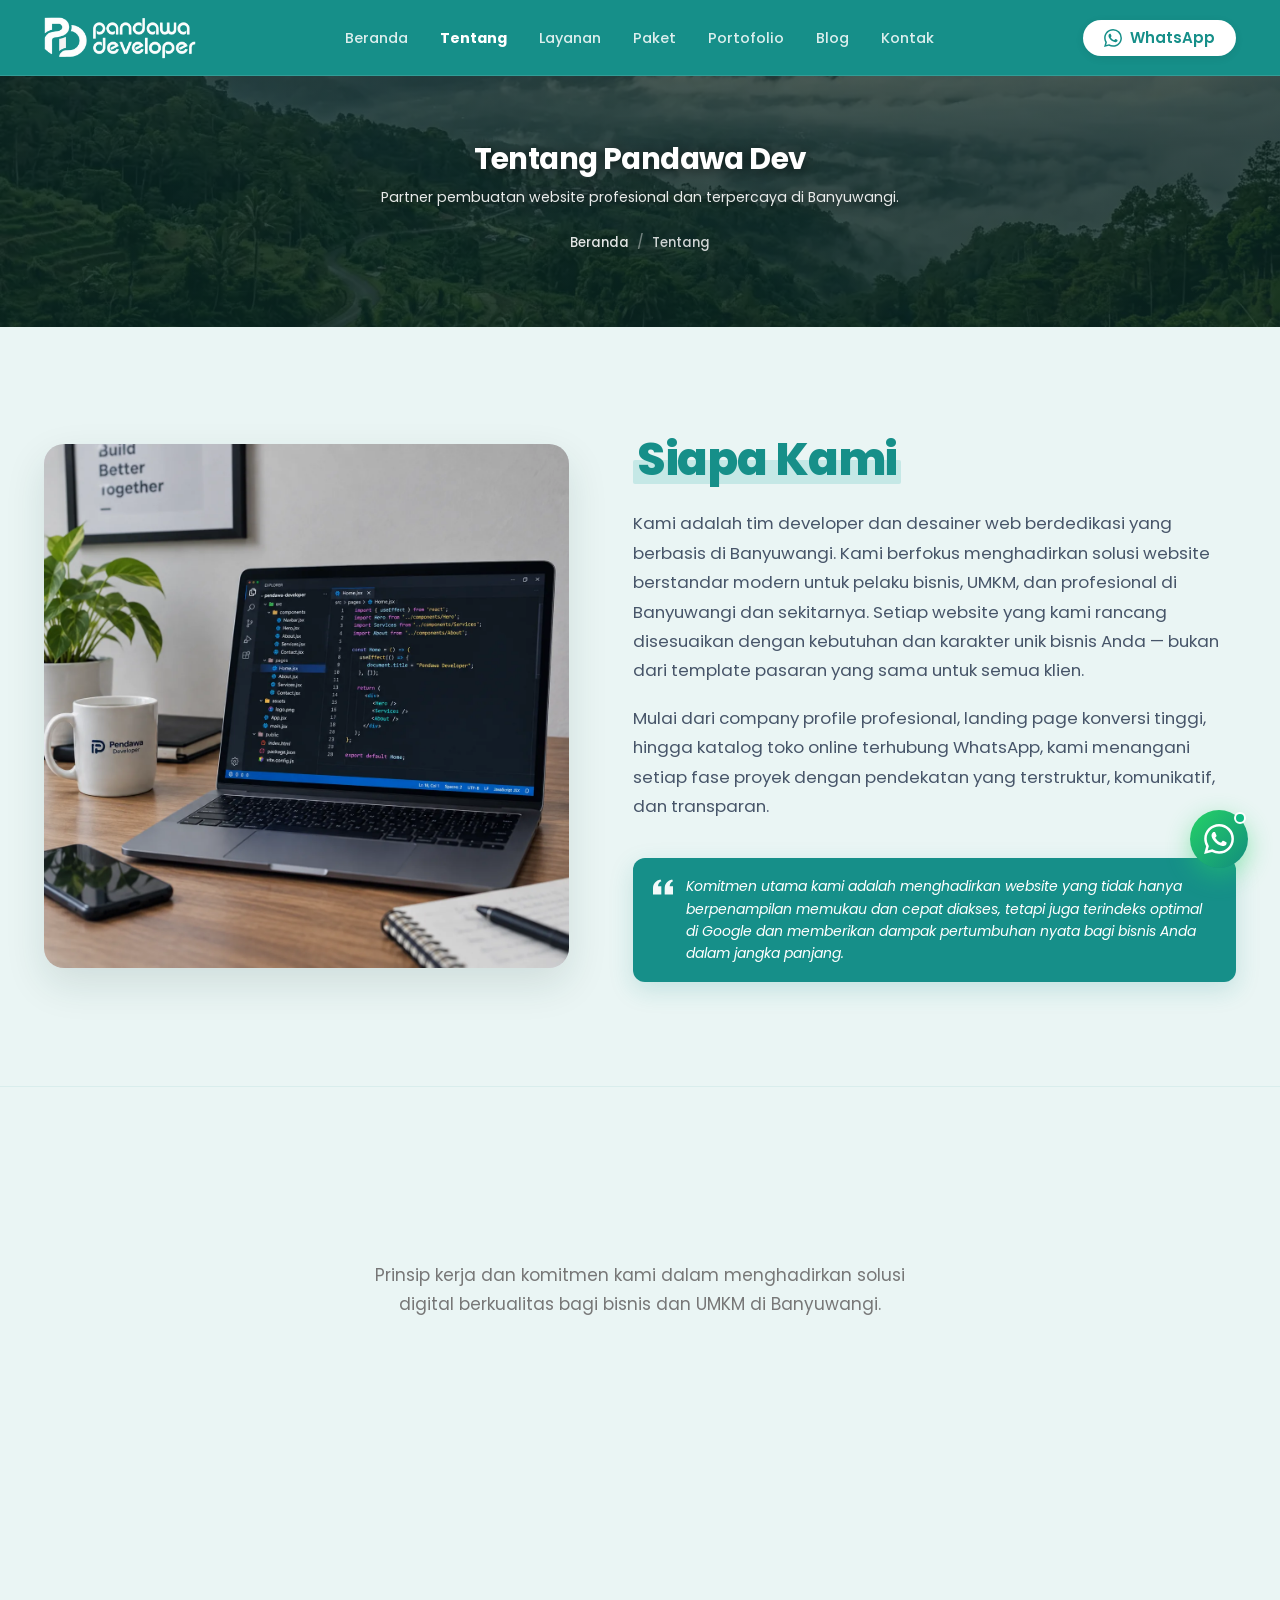
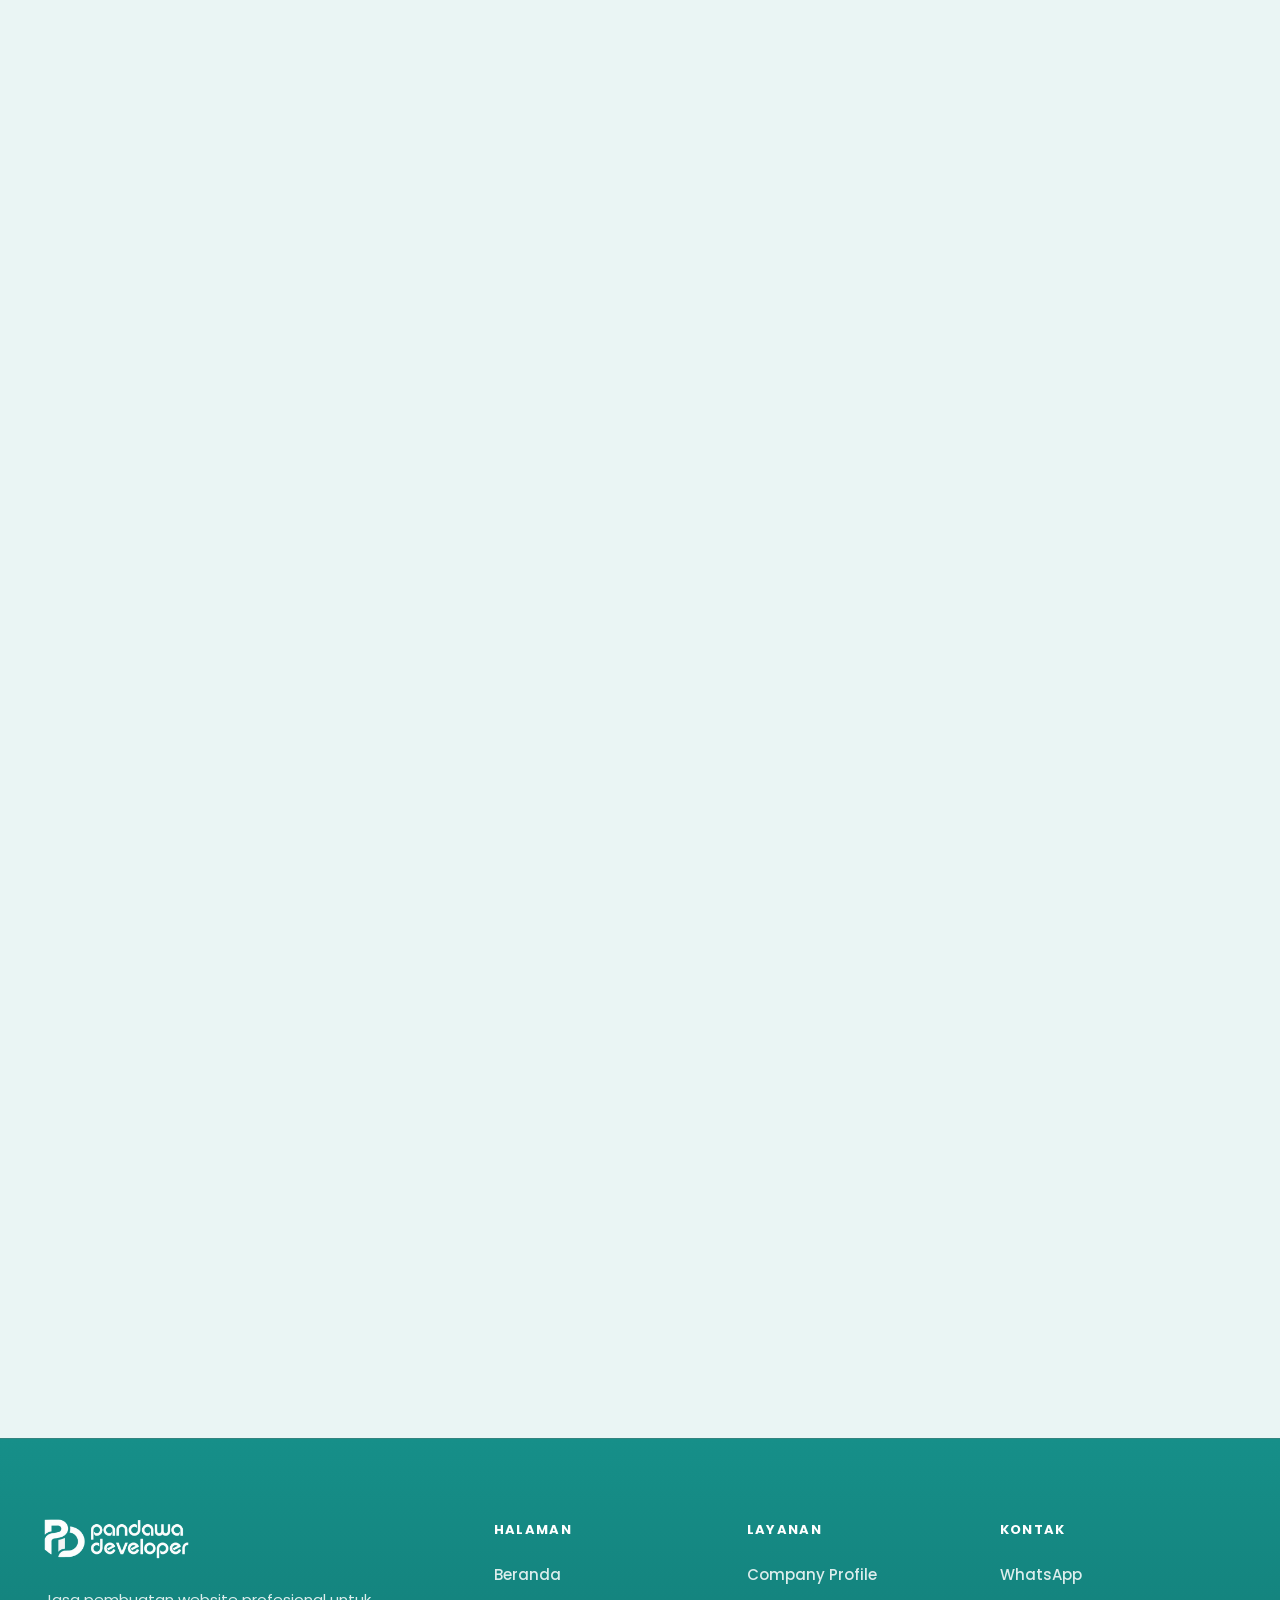
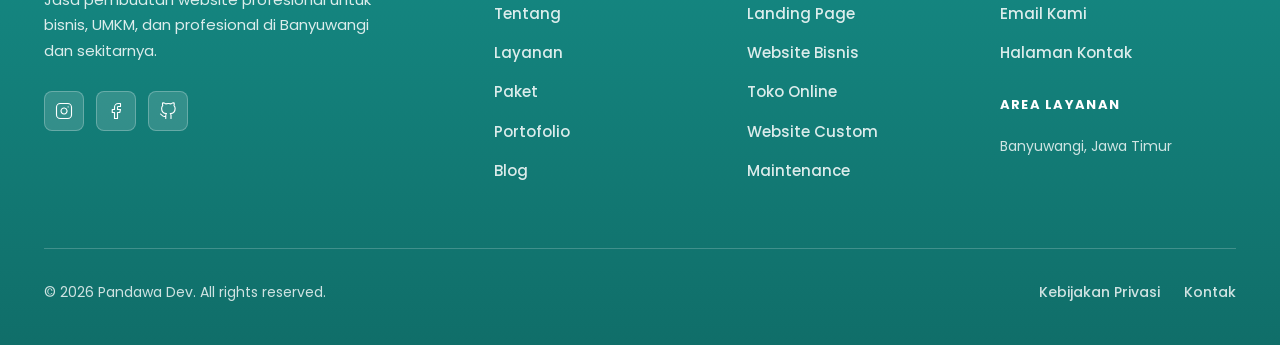
<file: tentang/index.html>
<!DOCTYPE html>
<html lang="id">

<head>
  <meta charset="UTF-8">
  <meta name="viewport" content="width=device-width, initial-scale=1.0">

  <!-- Primary Meta Tags -->
  <title>Tentang Pandawa Developer | Studio Website Banyuwangi</title>
  <meta name="description" content="Kenali Pandawa Developer, studio pembuatan website di Banyuwangi yang membantu UMKM dan bisnis lokal tampil profesional lewat website cepat dan SEO-friendly.">
  <meta name="author" content="Pandawa Developer">
  <link rel="canonical" href="https://pandawadev.web.id/tentang/">

  <!-- Open Graph / Facebook / WhatsApp -->
  <meta property="og:type" content="website">
  <meta property="og:url" content="https://pandawadev.web.id/tentang/">
  <meta property="og:title" content="Tentang Pandawa Developer | Studio Website Banyuwangi">
  <meta property="og:description" content="Kenali Pandawa Developer, studio pembuatan website di Banyuwangi yang membantu UMKM dan bisnis lokal tampil profesional lewat website cepat dan SEO-friendly.">
  <meta property="og:image" content="https://pandawadev.web.id/assets/img/og-default.jpg">
  <meta property="og:image:type" content="image/jpeg">
  <meta property="og:image:width" content="1200">
  <meta property="og:image:height" content="630">
  <meta property="og:image:alt" content="Pandawa Developer - studio pembuatan website di Banyuwangi">
  <meta property="og:site_name" content="Pandawa Developer">
  <meta property="og:locale" content="id_ID">

  <!-- Twitter / X -->
  <meta name="twitter:card" content="summary_large_image">
  <meta name="twitter:title" content="Tentang Pandawa Developer | Studio Website Banyuwangi">
  <meta name="twitter:description" content="Kenali Pandawa Developer, studio pembuatan website di Banyuwangi yang membantu UMKM dan bisnis lokal tampil profesional lewat website cepat dan SEO-friendly.">
  <meta name="twitter:image" content="https://pandawadev.web.id/assets/img/og-default.jpg">
  <meta name="twitter:image:alt" content="Pandawa Developer - studio pembuatan website di Banyuwangi">
  <meta name="robots" content="index, follow, max-image-preview:large, max-snippet:-1, max-video-preview:-1">

  <!-- Favicon -->
  <link rel="icon" type="image/png" href="../assets/img/logo/favicon.png">
  <link rel="apple-touch-icon" href="../assets/img/logo/favicon.png">
  <link rel="shortcut icon" href="../favicon.ico">

  <!-- Main CSS -->
  <link rel="stylesheet" href="../assets/css/main.css">

  <!-- JSON-LD (satu @graph per halaman) -->
  <script type="application/ld+json">
  {
    "@context": "https://schema.org",
    "@graph": [
      {
        "@type": "ProfessionalService",
        "@id": "https://pandawadev.web.id/#organization",
        "name": "Pandawa Developer",
        "alternateName": "Pandawa Dev",
        "url": "https://pandawadev.web.id/",
        "logo": {
          "@type": "ImageObject",
          "@id": "https://pandawadev.web.id/#logo",
          "url": "https://pandawadev.web.id/assets/img/logo/logo-schema.png",
          "contentUrl": "https://pandawadev.web.id/assets/img/logo/logo-schema.png",
          "width": 512,
          "height": 512
        },
        "image": "https://pandawadev.web.id/assets/img/about.webp",
        "description": "Studio jasa pembuatan website profesional di Banyuwangi: company profile, landing page, dan toko online yang responsif, cepat, dan SEO-friendly.",
        "telephone": "+6285748319655",
        "email": "halo@pandawadev.web.id",
        "priceRange": "Rp 850.000 - Rp 2.950.000",
        "hasMap": "https://maps.app.goo.gl/tY8xszkpeya6heZh7",
        "address": {
          "@type": "PostalAddress",
          "streetAddress": "M6W5+Q7W Gendoh",
          "addressLocality": "Banyuwangi",
          "addressRegion": "Jawa Timur",
          "postalCode": "68468",
          "addressCountry": "ID"
        },
        "geo": {
          "@type": "GeoCoordinates",
          "latitude": -8.303004,
          "longitude": 114.208215
        },
        "areaServed": [
          {
            "@type": "City",
            "name": "Banyuwangi"
          },
          {
            "@type": "AdministrativeArea",
            "name": "Kecamatan Rogojampi"
          },
          {
            "@type": "AdministrativeArea",
            "name": "Kecamatan Genteng"
          },
          {
            "@type": "AdministrativeArea",
            "name": "Kecamatan Glenmore"
          },
          {
            "@type": "AdministrativeArea",
            "name": "Kabupaten Situbondo"
          },
          {
            "@type": "AdministrativeArea",
            "name": "Kabupaten Jember"
          },
          {
            "@type": "State",
            "name": "Jawa Timur"
          },
          {
            "@type": "Country",
            "name": "Indonesia"
          }
        ],
        "openingHoursSpecification": [
          {
            "@type": "OpeningHoursSpecification",
            "dayOfWeek": [
              "Monday",
              "Tuesday",
              "Wednesday",
              "Thursday",
              "Friday",
              "Saturday",
              "Sunday"
            ],
            "opens": "08:00",
            "closes": "21:00"
          }
        ],
        "contactPoint": {
          "@type": "ContactPoint",
          "telephone": "+6285748319655",
          "contactType": "customer service",
          "areaServed": "ID",
          "availableLanguage": "Indonesian",
          "url": "https://wa.me/6285748319655"
        }
      },
      {
        "@type": "WebSite",
        "@id": "https://pandawadev.web.id/#website",
        "url": "https://pandawadev.web.id/",
        "name": "Pandawa Developer",
        "alternateName": "Pandawa Dev",
        "description": "Studio jasa pembuatan website profesional di Banyuwangi.",
        "inLanguage": "id-ID",
        "publisher": {
          "@id": "https://pandawadev.web.id/#organization"
        }
      },
      {
        "@type": "AboutPage",
        "@id": "https://pandawadev.web.id/tentang/#webpage",
        "url": "https://pandawadev.web.id/tentang/",
        "name": "Tentang Pandawa Developer | Studio Website Banyuwangi",
        "description": "Kenali Pandawa Developer, studio pembuatan website di Banyuwangi yang membantu UMKM dan bisnis lokal tampil profesional lewat website cepat dan SEO-friendly.",
        "inLanguage": "id-ID",
        "isPartOf": {
          "@id": "https://pandawadev.web.id/#website"
        },
        "about": {
          "@id": "https://pandawadev.web.id/#organization"
        },
        "primaryImageOfPage": {
          "@type": "ImageObject",
          "url": "https://pandawadev.web.id/assets/img/og-default.jpg",
          "width": 1200,
          "height": 630
        },
        "breadcrumb": {
          "@id": "https://pandawadev.web.id/tentang/#breadcrumb"
        },
        "mainEntity": {
          "@id": "https://pandawadev.web.id/#organization"
        }
      },
      {
        "@type": "BreadcrumbList",
        "@id": "https://pandawadev.web.id/tentang/#breadcrumb",
        "itemListElement": [
          {
            "@type": "ListItem",
            "position": 1,
            "name": "Beranda",
            "item": "https://pandawadev.web.id/"
          },
          {
            "@type": "ListItem",
            "position": 2,
            "name": "Tentang Kami",
            "item": "https://pandawadev.web.id/tentang/"
          }
        ]
      }
    ]
  }
  </script>
</head>

<body>

  <header>
    <nav class="navbar navbar-teal" id="navbar" role="navigation" aria-label="Navigasi utama">
      <div class="container navbar-inner">
        <a href="/" class="navbar-logo" aria-label="Pandawa Developer - Beranda">
          <img src="../assets/img/logo/logo.png" alt="Pandawa Developer" class="navbar-logo-img" width="152"
            height="42">
        </a>
        <div class="navbar-nav">
          <a href="/">Beranda</a>
          <a href="/tentang/" class="active">Tentang</a>
          <a href="/layanan/">Layanan</a>
          <a href="/paket/">Paket</a>
          <a href="/portofolio/">Portofolio</a>
          <a href="/blog/">Blog</a>
          <a href="/kontak/">Kontak</a>
        </div>
        <div class="navbar-cta">
          <a href="https://wa.me/6285748319655?text=Halo%20Pandawa%20Dev%2C%20saya%20ingin%20konsultasi%20gratis."
            class="btn-pill-white" id="cta-navbar" data-wa="navbar" target="_blank" rel="noopener"><svg width="18"
              height="18" viewBox="0 0 24 24" fill="currentColor" aria-hidden="true">
              <path
                d="M17.472 14.382c-.297-.149-1.758-.867-2.03-.967-.273-.099-.471-.148-.67.15-.197.297-.767.966-.94 1.164-.173.199-.347.223-.644.075-.297-.15-1.255-.463-2.39-1.475-.883-.788-1.48-1.761-1.653-2.059-.173-.297-.018-.458.13-.606.134-.133.298-.347.446-.52.149-.174.198-.298.298-.497.099-.198.05-.371-.025-.52-.075-.149-.669-1.612-.916-2.207-.242-.579-.487-.5-.669-.51-.173-.008-.371-.01-.57-.01-.198 0-.52.074-.792.372-.272.297-1.04 1.016-1.04 2.479 0 1.462 1.065 2.875 1.213 3.074.149.198 2.096 3.2 5.077 4.487.709.306 1.262.489 1.694.625.712.227 1.36.195 1.871.118.571-.085 1.758-.719 2.006-1.413.248-.694.248-1.289.173-1.413-.074-.124-.272-.198-.57-.347m-5.421 7.403h-.004a9.87 9.87 0 01-5.031-1.378l-.361-.214-3.741.982.998-3.648-.235-.374a9.86 9.86 0 01-1.51-5.26c.001-5.45 4.436-9.884 9.888-9.884 2.64 0 5.122 1.03 6.988 2.898a9.825 9.825 0 012.893 6.994c-.003 5.45-4.437 9.884-9.885 9.884m8.413-18.297A11.815 11.815 0 0012.05 0C5.495 0 .16 5.335.157 11.892c0 2.096.547 4.142 1.588 5.945L.057 24l6.305-1.654a11.882 11.882 0 005.683 1.448h.005c6.554 0 11.89-5.335 11.893-11.893a11.821 11.821 0 00-3.48-8.413z" />
            </svg><span>WhatsApp</span></a>
          <button class="navbar-toggle" id="navbar-toggle" aria-expanded="false" aria-controls="navbar-mobile"
            aria-label="Buka menu"><svg width="24" height="24" viewBox="0 0 24 24" fill="none" stroke="currentColor"
              stroke-width="2" stroke-linecap="round" stroke-linejoin="round">
              <line x1="3" y1="6" x2="21" y2="6" />
              <line x1="3" y1="12" x2="21" y2="12" />
              <line x1="3" y1="18" x2="21" y2="18" />
            </svg></button>
        </div>
      </div>
    </nav>
    <div class="navbar-mobile" id="navbar-mobile" aria-hidden="true">
      <div class="navbar-mobile-header">
        <a href="/" class="navbar-mobile-brand" aria-label="Pandawa Developer">
          <img src="../assets/img/logo/logo.png" alt="Pandawa Developer" class="navbar-mobile-logo" width="140"
            height="38">
        </a>
        <button type="button" class="navbar-mobile-close" id="navbarMobileClose" aria-label="Tutup menu">
          <svg width="24" height="24" viewBox="0 0 24 24" fill="none" stroke="currentColor" stroke-width="2.5"
            stroke-linecap="round" stroke-linejoin="round">
            <line x1="18" y1="6" x2="6" y2="18" />
            <line x1="6" y1="6" x2="18" y2="18" />
          </svg>
        </button>
      </div>

      <nav class="navbar-mobile-nav" aria-label="Navigasi Menu Mobile">
        <div class="navbar-mobile-item">
          <a href="/" class="navbar-mobile-link ">Beranda</a>
        </div>
        <div class="navbar-mobile-item">
          <a href="/tentang/" class="navbar-mobile-link active">Tentang</a>
        </div>
        <div class="navbar-mobile-item">
          <a href="/layanan/" class="navbar-mobile-link">Layanan</a>
        </div>
        <div class="navbar-mobile-item">
          <a href="/paket/" class="navbar-mobile-link">Paket</a>
        </div>
        <div class="navbar-mobile-item">
          <a href="/portofolio/" class="navbar-mobile-link">Portofolio</a>
        </div>
        <div class="navbar-mobile-item">
          <a href="/blog/" class="navbar-mobile-link">Blog</a>
        </div>
        <div class="navbar-mobile-item">
          <a href="/kontak/" class="navbar-mobile-link">Kontak</a>
        </div>
      </nav>
      <div class="navbar-mobile-footer">
        <a href="https://wa.me/6285748319655?text=Halo%20Pandawa%20Dev%2C%20saya%20ingin%20konsultasi%20pembuatan%20website."
          class="navbar-mobile-cta" target="_blank" rel="noopener">
          <svg width="20" height="20" viewBox="0 0 24 24" fill="currentColor" aria-hidden="true">
            <path
              d="M17.472 14.382c-.297-.149-1.758-.867-2.03-.967-.273-.099-.471-.148-.67.15-.197.297-.767.966-.94 1.164-.173.199-.347.223-.644.075-.297-.15-1.255-.463-2.39-1.475-.883-.788-1.48-1.761-1.653-2.059-.173-.297-.018-.458.13-.606.134-.133.298-.347.446-.52.149-.174.198-.298.298-.497.099-.198.05-.371-.025-.52-.075-.149-.669-1.612-.916-2.207-.242-.579-.487-.5-.669-.51-.173-.008-.371-.01-.57-.01-.198 0-.52.074-.792.372-.272.297-1.04 1.016-1.04 2.479 0 1.462 1.065 2.875 1.213 3.074.149.198 2.096 3.2 5.077 4.487.709.306 1.262.489 1.694.625.712.227 1.36.195 1.871.118.571-.085 1.758-.719 2.006-1.413.248-.694.248-1.289.173-1.413-.074-.124-.272-.198-.57-.347m-5.421 7.403h-.004a9.87 9.87 0 01-5.031-1.378l-.361-.214-3.741.982.998-3.648-.235-.374a9.86 9.86 0 01-1.51-5.26c.001-5.45 4.436-9.884 9.888-9.884 2.64 0 5.122 1.03 6.988 2.898a9.825 9.825 0 012.893 6.994c-.003 5.45-4.437 9.884-9.885 9.884m8.413-18.297A11.815 11.815 0 0012.05 0C5.495 0 .16 5.335.157 11.892c0 2.096.547 4.142 1.588 5.945L.057 24l6.305-1.654a11.882 11.882 0 005.683 1.448h.005c6.554 0 11.89-5.335 11.893-11.893a11.821 11.821 0 00-3.48-8.413z" />
          </svg>
          <span>WhatsApp</span>
        </a>
      </div>
    </div>
  </header>

  <main id="main-content" class="about-page-main">

    <!-- 1. PAGE HERO -->
    <section class="about-hero" aria-label="Hero Tentang Kami">
      <div class="container">
        <div class="about-hero-content reveal">
          <h1 class="about-hero-title">Tentang Pandawa Dev</h1>
          <p class="about-hero-subtitle">Partner pembuatan website profesional dan terpercaya di Banyuwangi.</p>
          <nav class="about-hero-breadcrumb" aria-label="Breadcrumb">
            <a href="/">Beranda</a>
            <span class="breadcrumb-sep" aria-hidden="true">/</span>
            <span aria-current="page">Tentang</span>
          </nav>
        </div>
      </div>
    </section>

    <!-- 2. SIAPA KAMI -->
    <section class="section" aria-labelledby="who-we-are-heading">
      <div class="container">
        <div class="about-who-grid">
          <div class="about-who-img-wrap reveal">
            <img src="../assets/img/about.webp" alt="Tim Pandawa Developer Banyuwangi" class="about-who-img" width="560"
              height="560" loading="lazy">
          </div>
          <div class="about-who-content reveal reveal-delay-1">
            <h2 class="about-who-title" id="who-we-are-heading">
              <span class="about-title-mark">Siapa Kami</span>
            </h2>
            <p class="about-who-text">
              Kami adalah tim developer dan desainer web berdedikasi yang berbasis di Banyuwangi. Kami berfokus
              menghadirkan solusi website berstandar modern untuk pelaku bisnis, UMKM, dan profesional di Banyuwangi dan
              sekitarnya. Setiap website yang kami rancang disesuaikan dengan kebutuhan dan karakter unik bisnis Anda —
              bukan dari template pasaran yang sama untuk semua klien.
            </p>
            <p class="about-who-text">
              Mulai dari company profile profesional, landing page konversi tinggi, hingga katalog toko online terhubung
              WhatsApp, kami menangani setiap fase proyek dengan pendekatan yang terstruktur, komunikatif, dan
              transparan.
            </p>
            <div class="about-quote-box">
              <svg class="about-quote-icon" width="20" height="20" viewBox="0 0 24 24" fill="currentColor"
                aria-hidden="true">
                <path
                  d="M14.017 21v-7.391c0-5.704 3.731-9.57 8.983-10.609l.995 2.151c-2.432.917-3.995 3.638-3.995 5.849h4v10h-9.983zm-14.017 0v-7.391c0-5.704 3.748-9.57 9-10.609l.996 2.151c-2.433.917-3.996 3.638-3.996 5.849h3.983v10h-9.983z" />
              </svg>
              <p class="about-quote-text">
                Komitmen utama kami adalah menghadirkan website yang tidak hanya berpenampilan memukau dan cepat
                diakses, tetapi juga terindeks optimal di Google dan memberikan dampak pertumbuhan nyata bagi bisnis
                Anda dalam jangka panjang.
              </p>
            </div>
          </div>
        </div>
      </div>
    </section>

    <!-- 3. VISI & MISI KAMI -->
    <section class="section visimisi-section" aria-labelledby="visimisi-heading">
      <div class="container">
        <div class="section-header center text-center reveal"
          style="max-width: 720px; margin: 0 auto 3.25rem; text-align: center;">
          <h2 class="about-section-title" id="visimisi-heading">
            <span class="about-title-mark">Visi &amp; Misi Kami</span>
          </h2>
          <p class="section-subtitle">Prinsip kerja dan komitmen kami dalam menghadirkan solusi digital berkualitas bagi
            bisnis dan UMKM di Banyuwangi.</p>
        </div>
        <div class="visimisi-grid">
          <!-- Visi Kami (Dark Card) -->
          <div class="visimisi-card-dark reveal">
            <h3 class="visimisi-card-title-light">Visi Kami</h3>
            <p class="visimisi-card-text">
              Menjadi partner pembuatan website profesional dan terpercaya nomor satu di Banyuwangi dan sekitarnya, yang
              selalu mengutamakan kepuasan klien lewat keunggulan teknis, desain orisinal, serta pendampingan
              berkelanjutan.
            </p>
            <p class="visimisi-card-text" style="margin-top: 1.25rem;">
              Fokus kami adalah membantu setiap bisnis lokal memiliki aset digital mandiri yang profesional dan siap
              bersaing di pasar modern.
            </p>
          </div>

          <!-- Misi Kami (Light Card) -->
          <div class="visimisi-card-light reveal reveal-delay-1">
            <h3 class="visimisi-card-title-dark">Misi Kami</h3>
            <ul class="visimisi-list">
              <li class="visimisi-item">
                <span class="visimisi-check-icon" aria-hidden="true">
                  <svg width="12" height="12" viewBox="0 0 24 24" fill="none" stroke="currentColor" stroke-width="2.5"
                    stroke-linecap="round" stroke-linejoin="round">
                    <polyline points="20 6 9 17 4 12" />
                  </svg>
                </span>
                <div class="visimisi-item-text">
                  Menyusun struktur kode bersih dan desain responsif yang memastikan kecepatan tinggi dan tampilan
                  sempurna di seluruh layar perangkat.
                </div>
              </li>
              <li class="visimisi-item">
                <span class="visimisi-check-icon" aria-hidden="true">
                  <svg width="12" height="12" viewBox="0 0 24 24" fill="none" stroke="currentColor" stroke-width="2.5"
                    stroke-linecap="round" stroke-linejoin="round">
                    <polyline points="20 6 9 17 4 12" />
                  </svg>
                </span>
                <div class="visimisi-item-text">
                  Menerapkan optimasi SEO on-page dan schema markup sejak awal agar website mudah ditemukan calon
                  pelanggan di Google.
                </div>
              </li>
              <li class="visimisi-item">
                <span class="visimisi-check-icon" aria-hidden="true">
                  <svg width="12" height="12" viewBox="0 0 24 24" fill="none" stroke="currentColor" stroke-width="2.5"
                    stroke-linecap="round" stroke-linejoin="round">
                    <polyline points="20 6 9 17 4 12" />
                  </svg>
                </span>
                <div class="visimisi-item-text">
                  Memberikan transparansi biaya tanpa ongkos tersembunyi serta merekomendasikan solusi yang paling hemat
                  dan efisien.
                </div>
              </li>
              <li class="visimisi-item">
                <span class="visimisi-check-icon" aria-hidden="true">
                  <svg width="12" height="12" viewBox="0 0 24 24" fill="none" stroke="currentColor" stroke-width="2.5"
                    stroke-linecap="round" stroke-linejoin="round">
                    <polyline points="20 6 9 17 4 12" />
                  </svg>
                </span>
                <div class="visimisi-item-text">
                  Menyediakan garansi bebas bug serta panduan pengelolaan lengkap agar Anda percaya diri menjalankan
                  website secara mandiri.
                </div>
              </li>
            </ul>
          </div>
        </div>
      </div>
    </section>

    <!-- 4. PENDEKATAN KAMI -->
    <section class="section" aria-labelledby="approach-heading">
      <div class="container">
        <div class="section-header center text-center reveal"
          style="max-width: 720px; margin: 0 auto 3.25rem; text-align: center;">
          <h2 class="about-section-title" id="approach-heading">
            <span class="about-title-mark">Pendekatan Kami</span>
          </h2>
          <p class="section-subtitle">Tiga pilar utama yang kami utamakan saat merancang dan mendampingi kehadiran
            digital bisnis Anda.</p>
        </div>
        <div class="approach-container reveal">
          <div class="approach-grid">
            <!-- Pilar 1 -->
            <div class="approach-item">
              <svg class="approach-icon" viewBox="0 0 24 24" fill="none" stroke="currentColor" stroke-width="1.8"
                stroke-linecap="round" stroke-linejoin="round" aria-hidden="true">
                <circle cx="12" cy="12" r="9" stroke-dasharray="2.8 2.8" />
                <circle cx="12" cy="12" r="5" />
                <circle cx="12" cy="12" r="1.5" fill="currentColor" />
                <line x1="12" y1="1" x2="12" y2="4" />
                <line x1="12" y1="20" x2="12" y2="23" />
                <line x1="1" y1="12" x2="4" y2="12" />
                <line x1="20" y1="12" x2="23" y2="12" />
              </svg>
              <h3 class="approach-item-title">Konsep Disesuaikan</h3>
              <p class="approach-item-desc">Rancangan visual dan susunan informasi dirancang mengikuti tujuan bisnis,
                keunggulan produk, serta target pasar spesifik Anda.</p>
            </div>

            <!-- Pilar 2 -->
            <div class="approach-item">
              <svg class="approach-icon" viewBox="0 0 24 24" fill="none" stroke="currentColor" stroke-width="1.8"
                stroke-linecap="round" stroke-linejoin="round" aria-hidden="true">
                <path d="M16 21v-2a4 4 0 0 0-4-4H5a4 4 0 0 0-4 4v2" />
                <circle cx="8.5" cy="7" r="4" />
                <circle cx="18" cy="7.5" r="3.5" />
                <polyline points="16.5 7.5 17.5 8.5 19.5 6.5" />
              </svg>
              <h3 class="approach-item-title">Pendampingan Penuh</h3>
              <p class="approach-item-desc">Didampingi tim developer dan konsultan yang komunikatif, mencairkan diskusi
                teknis, dan selalu sigap membantu kebutuhan Anda.</p>
            </div>

            <!-- Pilar 3 -->
            <div class="approach-item">
              <svg class="approach-icon" viewBox="0 0 24 24" fill="none" stroke="currentColor" stroke-width="1.8"
                stroke-linecap="round" stroke-linejoin="round" aria-hidden="true">
                <path d="M23 19a2 2 0 0 1-2 2H3a2 2 0 0 1-2-2V8a2 2 0 0 1 2-2h4l2-3h6l2 3h4a2 2 0 0 1 2 2z" />
                <circle cx="12" cy="13" r="4" />
                <circle cx="12" cy="13" r="1.5" fill="currentColor" />
              </svg>
              <h3 class="approach-item-title">Koordinasi Lengkap</h3>
              <p class="approach-item-desc">Kami membantu mulai dari struktur halaman, optimasi konten, performa
                kecepatan, hingga penyerahan aset dan panduan pengelolaan.</p>
            </div>
          </div>
        </div>
      </div>
    </section>

    <!-- 5. CTA BANNER PRE-FOOTER -->
    <section class="section" style="padding-top:0;" aria-label="CTA Banner Penutup">
      <div class="container">
        <div class="cta-banner-container reveal">
          <h2 class="cta-banner-title">Siap Memiliki Website Profesional untuk Bisnis Anda?</h2>
          <a href="https://wa.me/6285748319655?text=Halo%20Pandawa%20Dev%2C%20saya%20ingin%20konsultasi%20gratis."
            class="btn-pill-white" data-wa="cta-tentang" target="_blank" rel="noopener">
            <svg width="18" height="18" viewBox="0 0 24 24" fill="currentColor" aria-hidden="true">
              <path
                d="M17.472 14.382c-.297-.149-1.758-.867-2.03-.967-.273-.099-.471-.148-.67.15-.197.297-.767.966-.94 1.164-.173.199-.347.223-.644.075-.297-.15-1.255-.463-2.39-1.475-.883-.788-1.48-1.761-1.653-2.059-.173-.297-.018-.458.13-.606.134-.133.298-.347.446-.52.149-.174.198-.298.298-.497.099-.198.05-.371-.025-.52-.075-.149-.669-1.612-.916-2.207-.242-.579-.487-.5-.669-.51-.173-.008-.371-.01-.57-.01-.198 0-.52.074-.792.372-.272.297-1.04 1.016-1.04 2.479 0 1.462 1.065 2.875 1.213 3.074.149.198 2.096 3.2 5.077 4.487.709.306 1.262.489 1.694.625.712.227 1.36.195 1.871.118.571-.085 1.758-.719 2.006-1.413.248-.694.248-1.289.173-1.413-.074-.124-.272-.198-.57-.347m-5.421 7.403h-.004a9.87 9.87 0 01-5.031-1.378l-.361-.214-3.741.982.998-3.648-.235-.374a9.86 9.86 0 01-1.51-5.26c.001-5.45 4.436-9.884 9.888-9.884 2.64 0 5.122 1.03 6.988 2.898a9.825 9.825 0 012.893 6.994c-.003 5.45-4.437 9.884-9.885 9.884m8.413-18.297A11.815 11.815 0 0012.05 0C5.495 0 .16 5.335.157 11.892c0 2.096.547 4.142 1.588 5.945L.057 24l6.305-1.654a11.882 11.882 0 005.683 1.448h.005c6.554 0 11.89-5.335 11.893-11.893a11.821 11.821 0 00-3.48-8.413z" />
            </svg>
            <span>Konsultasi Gratis</span>
          </a>
        </div>
      </div>
    </section>

  </main>

  <footer class="footer" role="contentinfo">
    <div class="container">
      <div class="footer-grid">
        <div>
          <a href="/" class="footer-brand-logo" aria-label="Pandawa Developer - Beranda">
            <img src="../assets/img/logo/logo.png" alt="Pandawa Developer" class="footer-logo-img" width="160"
              height="44">
          </a>
          <p class="footer-brand-desc">Jasa pembuatan website profesional untuk bisnis, UMKM, dan profesional di
            Banyuwangi dan sekitarnya.</p>
          <div class="footer-social">
            <a href="#" aria-label="Instagram" rel="noopener"><svg viewBox="0 0 24 24" fill="none" stroke="currentColor"
                stroke-width="1.5" stroke-linecap="round" stroke-linejoin="round">
                <rect x="2" y="2" width="20" height="20" rx="5" />
                <path d="M16 11.37A4 4 0 1 1 12.63 8 4 4 0 0 1 16 11.37z" />
                <line x1="17.5" y1="6.5" x2="17.51" y2="6.5" />
              </svg></a>
            <a href="#" aria-label="Facebook" rel="noopener"><svg viewBox="0 0 24 24" fill="none" stroke="currentColor"
                stroke-width="1.5" stroke-linecap="round" stroke-linejoin="round">
                <path d="M18 2h-3a5 5 0 0 0-5 5v3H7v4h3v8h4v-8h3l1-4h-4V7a1 1 0 0 1 1-1h3z" />
              </svg></a>
            <a href="#" aria-label="GitHub" rel="noopener"><svg viewBox="0 0 24 24" fill="none" stroke="currentColor"
                stroke-width="1.5" stroke-linecap="round" stroke-linejoin="round">
                <path
                  d="M9 19c-5 1.5-5-2.5-7-3m14 6v-3.87a3.37 3.37 0 0 0-.94-2.61c3.14-.35 6.44-1.54 6.44-7A5.44 5.44 0 0 0 20 4.77 5.07 5.07 0 0 0 19.91 1S18.73.65 16 2.48a13.38 13.38 0 0 0-7 0C6.27.65 5.09 1 5.09 1A5.07 5.07 0 0 0 5 4.77a5.44 5.44 0 0 0-1.5 3.78c0 5.42 3.3 6.61 6.44 7A3.37 3.37 0 0 0 9 18.13V22" />
              </svg></a>
          </div>
        </div>
        <div>
          <div class="footer-heading">Halaman</div>
          <ul class="footer-links">
            <li><a href="/">Beranda</a></li>
            <li><a href="/tentang/">Tentang</a></li>
            <li><a href="/layanan/">Layanan</a></li>
            <li><a href="/paket/">Paket</a></li>
            <li><a href="/portofolio/">Portofolio</a></li>
            <li><a href="/blog/">Blog</a></li>
          </ul>
        </div>
        <div>
          <div class="footer-heading">Layanan</div>
          <ul class="footer-links">
            <li><a href="/layanan/#company-profile">Company Profile</a></li>
            <li><a href="/layanan/#landing-page">Landing Page</a></li>
            <li><a href="/layanan/#website-bisnis">Website Bisnis</a></li>
            <li><a href="/layanan/#toko-online">Toko Online</a></li>
            <li><a href="/layanan/#custom">Website Custom</a></li>
            <li><a href="/layanan/#maintenance">Maintenance</a></li>
          </ul>
        </div>
        <div>
          <div class="footer-heading">Kontak</div>
          <ul class="footer-links">
            <li><a href="https://wa.me/6285748319655" target="_blank" rel="noopener">WhatsApp</a></li>
            <li><a href="mailto:halo@pandawadev.web.id">Email Kami</a></li>
            <li><a href="/kontak/">Halaman Kontak</a></li>
          </ul>
          <br>
          <div class="footer-heading">Area Layanan</div>
          <p class="footer-address">Banyuwangi, Jawa Timur</p>
        </div>
      </div>
      <div class="footer-bottom">
        <p class="footer-copy">&#169; 2026 Pandawa Dev. All rights reserved.</p>
        <div class="footer-bottom-links"><a href="/kebijakan-privasi/">Kebijakan Privasi</a><a
            href="/kontak/">Kontak</a></div>
      </div>
    </div>
  </footer>

  <!-- Floating WhatsApp Widget & Interactive Popup -->
  <!-- Circular Scroll-to-Top with Progress Indicator -->
  <button type="button" class="scroll-top-btn" id="scrollTopBtn" aria-label="Kembali ke atas" title="Kembali ke atas">
    <svg class="scroll-progress-svg" viewBox="0 0 48 48" width="48" height="48">
      <circle class="scroll-progress-bg" cx="24" cy="24" r="20" />
      <circle class="scroll-progress-bar" id="scrollProgressBar" cx="24" cy="24" r="20" />
    </svg>
    <span class="scroll-top-icon">
      <svg viewBox="0 0 24 24" width="18" height="18" fill="none" stroke="currentColor" stroke-width="2.6"
        stroke-linecap="round" stroke-linejoin="round">
        <polyline points="18 15 12 9 6 15" />
      </svg>
    </span>
  </button>

  <div class="wa-widget" id="waWidget">
    <div class="wa-popup" id="waPopup" aria-hidden="true" role="dialog" aria-labelledby="waPopupTitle">
      <div class="wa-popup-header">
        <div class="wa-popup-profile">
          <div class="wa-popup-avatar">
            <svg viewBox="0 0 24 24" width="22" height="22" fill="currentColor">
              <path
                d="M12 2C6.48 2 2 6.48 2 12c0 1.85.5 3.58 1.38 5.08L2 22l5.05-1.33A9.96 9.96 0 0 0 12 22c5.52 0 10-4.48 10-10S17.52 2 12 2zm0 18c-1.6 0-3.11-.45-4.41-1.23l-.32-.19-3.27.86.87-3.19-.21-.33A7.95 7.95 0 0 1 4 12c0-4.41 3.59-8 8-8s8 3.59 8 8-3.59 8-8 8z" />
            </svg>
            <span class="wa-status-badge" title="Online"></span>
          </div>
          <div class="wa-popup-info">
            <h4 class="wa-popup-title" id="waPopupTitle">Pandawa Developer</h4>
            <span class="wa-popup-subtitle">Online · Konsultasi Gratis</span>
          </div>
        </div>
        <button type="button" class="wa-popup-close" id="waPopupClose" aria-label="Tutup popup WhatsApp">
          <svg viewBox="0 0 24 24" width="18" height="18" fill="none" stroke="currentColor" stroke-width="2.5"
            stroke-linecap="round">
            <line x1="18" y1="6" x2="6" y2="18" />
            <line x1="6" y1="6" x2="18" y2="18" />
          </svg>
        </button>
      </div>
      <div class="wa-popup-body">
        <div class="wa-chat-bubble">
          <div class="wa-bubble-sender">Pandawa Developer</div>
          <p class="wa-bubble-text">Halo! 👋 Butuh website profesional atau ingin konsultasi untuk bisnis Anda di
            Banyuwangi?</p>
          <p class="wa-bubble-text" style="margin-top: 6px;">Tim kami siap membantu mewujudkan website yang modern,
            cepat, dan siap menghasilkan.</p>
          <div class="wa-bubble-meta">
            <span class="wa-bubble-time">Baru saja</span>
            <svg class="wa-check-double" viewBox="0 0 16 15" width="14" height="13" fill="#53bdeb">
              <path
                d="M15.01 3.316l-.478-.372a.365.365 0 0 0-.51.063L8.666 9.879a.32.32 0 0 1-.484.033l-.358-.325a.319.319 0 0 0-.484.032l-.378.483a.418.418 0 0 0 .036.541l1.32 1.266c.143.14.361.125.484-.033l6.272-8.048a.366.366 0 0 0-.064-.512zm-4.1 0l-.478-.372a.365.365 0 0 0-.51.063L4.566 9.879a.32.32 0 0 1-.484.033L1.891 7.769a.366.366 0 0 0-.515.006l-.423.433a.364.364 0 0 0 .006.514l3.258 3.185c.143.14.361.125.484-.033l6.272-8.048a.365.365 0 0 0-.063-.51z" />
            </svg>
          </div>
        </div>
      </div>
      <div class="wa-popup-footer">
        <a href="https://wa.me/6285748319655?text=Halo%20Pandawa%20Developer%2C%20saya%20ingin%20konsultasi%20pembuatan%20website."
          target="_blank" rel="noopener" class="wa-popup-btn" id="waPopupStartChat">
          <svg viewBox="0 0 24 24" width="20" height="20" fill="currentColor">
            <path
              d="M17.472 14.382c-.297-.149-1.758-.867-2.03-.967-.273-.099-.471-.148-.67.15-.197.297-.767.966-.94 1.164-.173.199-.347.223-.644.075-.297-.15-1.255-.463-2.39-1.475-.883-.788-1.48-1.761-1.653-2.059-.173-.297-.018-.458.13-.606.134-.133.298-.347.446-.52.149-.174.198-.298.298-.497.099-.198.05-.371-.025-.52-.075-.149-.669-1.612-.916-2.207-.242-.579-.487-.5-.669-.51-.173-.008-.371-.01-.57-.01-.198 0-.52.074-.792.372-.272.297-1.04 1.016-1.04 2.479 0 1.462 1.065 2.875 1.213 3.074.149.198 2.096 3.2 5.077 4.487.709.306 1.262.489 1.694.625.712.227 1.36.195 1.871.118.571-.085 1.758-.719 2.006-1.413.248-.694.248-1.289.173-1.413-.074-.124-.272-.198-.57-.347m-5.421 7.403h-.004a9.87 9.87 0 01-5.031-1.378l-.361-.214-3.741.982.998-3.648-.235-.374a9.86 9.86 0 01-1.51-5.26c.001-5.45 4.436-9.884 9.888-9.884 2.64 0 5.122 1.03 6.988 2.898a9.825 9.825 0 012.893 6.994c-.003 5.45-4.437 9.884-9.885 9.884m8.413-18.297A11.815 11.815 0 0012.05 0C5.495 0 .16 5.335.157 11.892c0 2.096.547 4.142 1.588 5.945L.057 24l6.305-1.654a11.882 11.882 0 005.683 1.448h.005c6.554 0 11.89-5.335 11.893-11.893a11.821 11.821 0 00-3.48-8.413z" />
          </svg>
          <span>Mulai Chat WhatsApp</span>
        </a>
      </div>
    </div>

    <button type="button" class="wa-float-circle" id="waFloatBtn" aria-label="Buka Chat WhatsApp" aria-expanded="false"
      title="Hubungi kami via WhatsApp">
      <svg xmlns="http://www.w3.org/2000/svg" viewBox="0 0 24 24" fill="currentColor" width="30" height="30">
        <path
          d="M17.472 14.382c-.297-.149-1.758-.867-2.03-.967-.273-.099-.471-.148-.67.15-.197.297-.767.966-.94 1.164-.173.199-.347.223-.644.075-.297-.15-1.255-.463-2.39-1.475-.883-.788-1.48-1.761-1.653-2.059-.173-.297-.018-.458.13-.606.134-.133.298-.347.446-.52.149-.174.198-.298.298-.497.099-.198.05-.371-.025-.52-.075-.149-.669-1.612-.916-2.207-.242-.579-.487-.5-.669-.51-.173-.008-.371-.01-.57-.01-.198 0-.52.074-.792.372-.272.297-1.04 1.016-1.04 2.479 0 1.462 1.065 2.875 1.213 3.074.149.198 2.096 3.2 5.077 4.487.709.306 1.262.489 1.694.625.712.227 1.36.195 1.871.118.571-.085 1.758-.719 2.006-1.413.248-.694.248-1.289.173-1.413-.074-.124-.272-.198-.57-.347m-5.421 7.403h-.004a9.87 9.87 0 01-5.031-1.378l-.361-.214-3.741.982.998-3.648-.235-.374a9.86 9.86 0 01-1.51-5.26c.001-5.45 4.436-9.884 9.888-9.884 2.64 0 5.122 1.03 6.988 2.898a9.825 9.825 0 012.893 6.994c-.003 5.45-4.437 9.884-9.885 9.884m8.413-18.297A11.815 11.815 0 0012.05 0C5.495 0 .16 5.335.157 11.892c0 2.096.547 4.142 1.588 5.945L.057 24l6.305-1.654a11.882 11.882 0 005.683 1.448h.005c6.554 0 11.89-5.335 11.893-11.893a11.821 11.821 0 00-3.48-8.413z" />
      </svg>
      <span class="wa-badge-pulse"></span>
    </button>
  </div>
  <script src="../assets/js/main.js" defer></script>
</body>

</html>
</file>
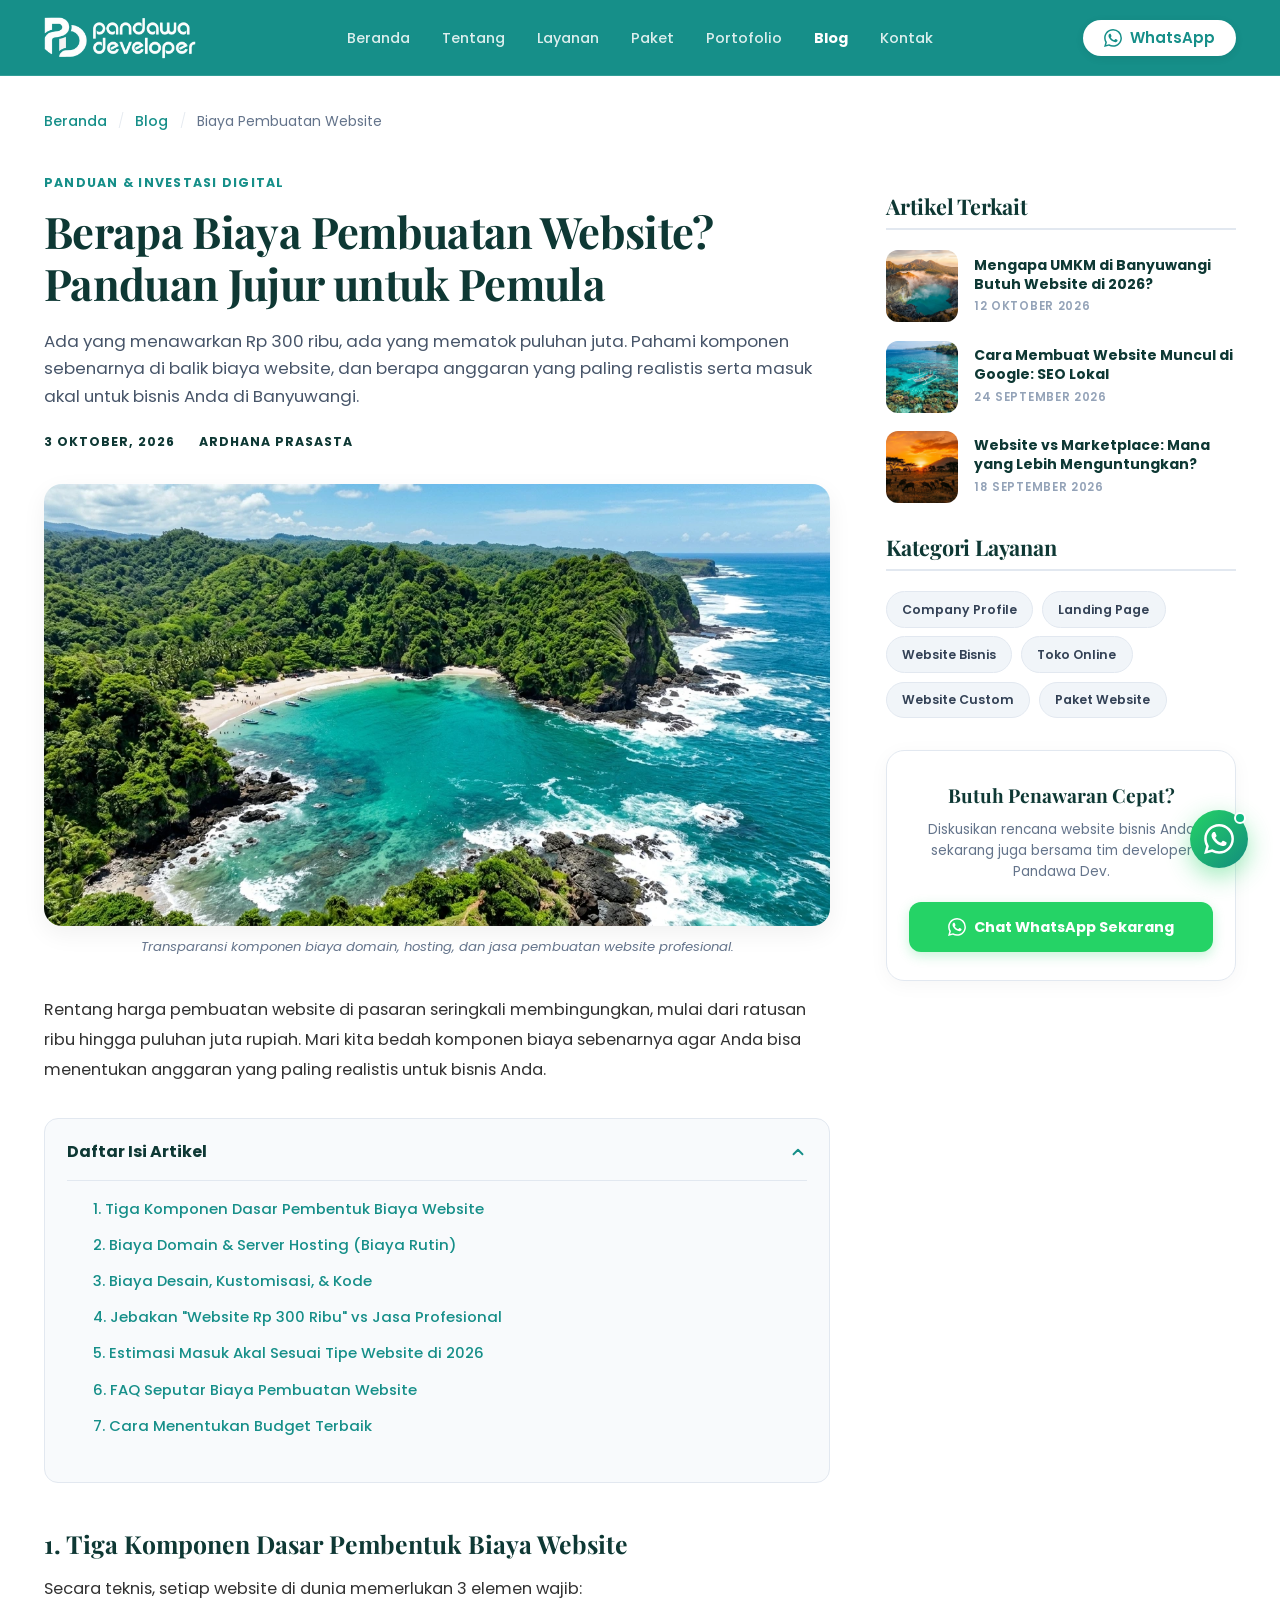
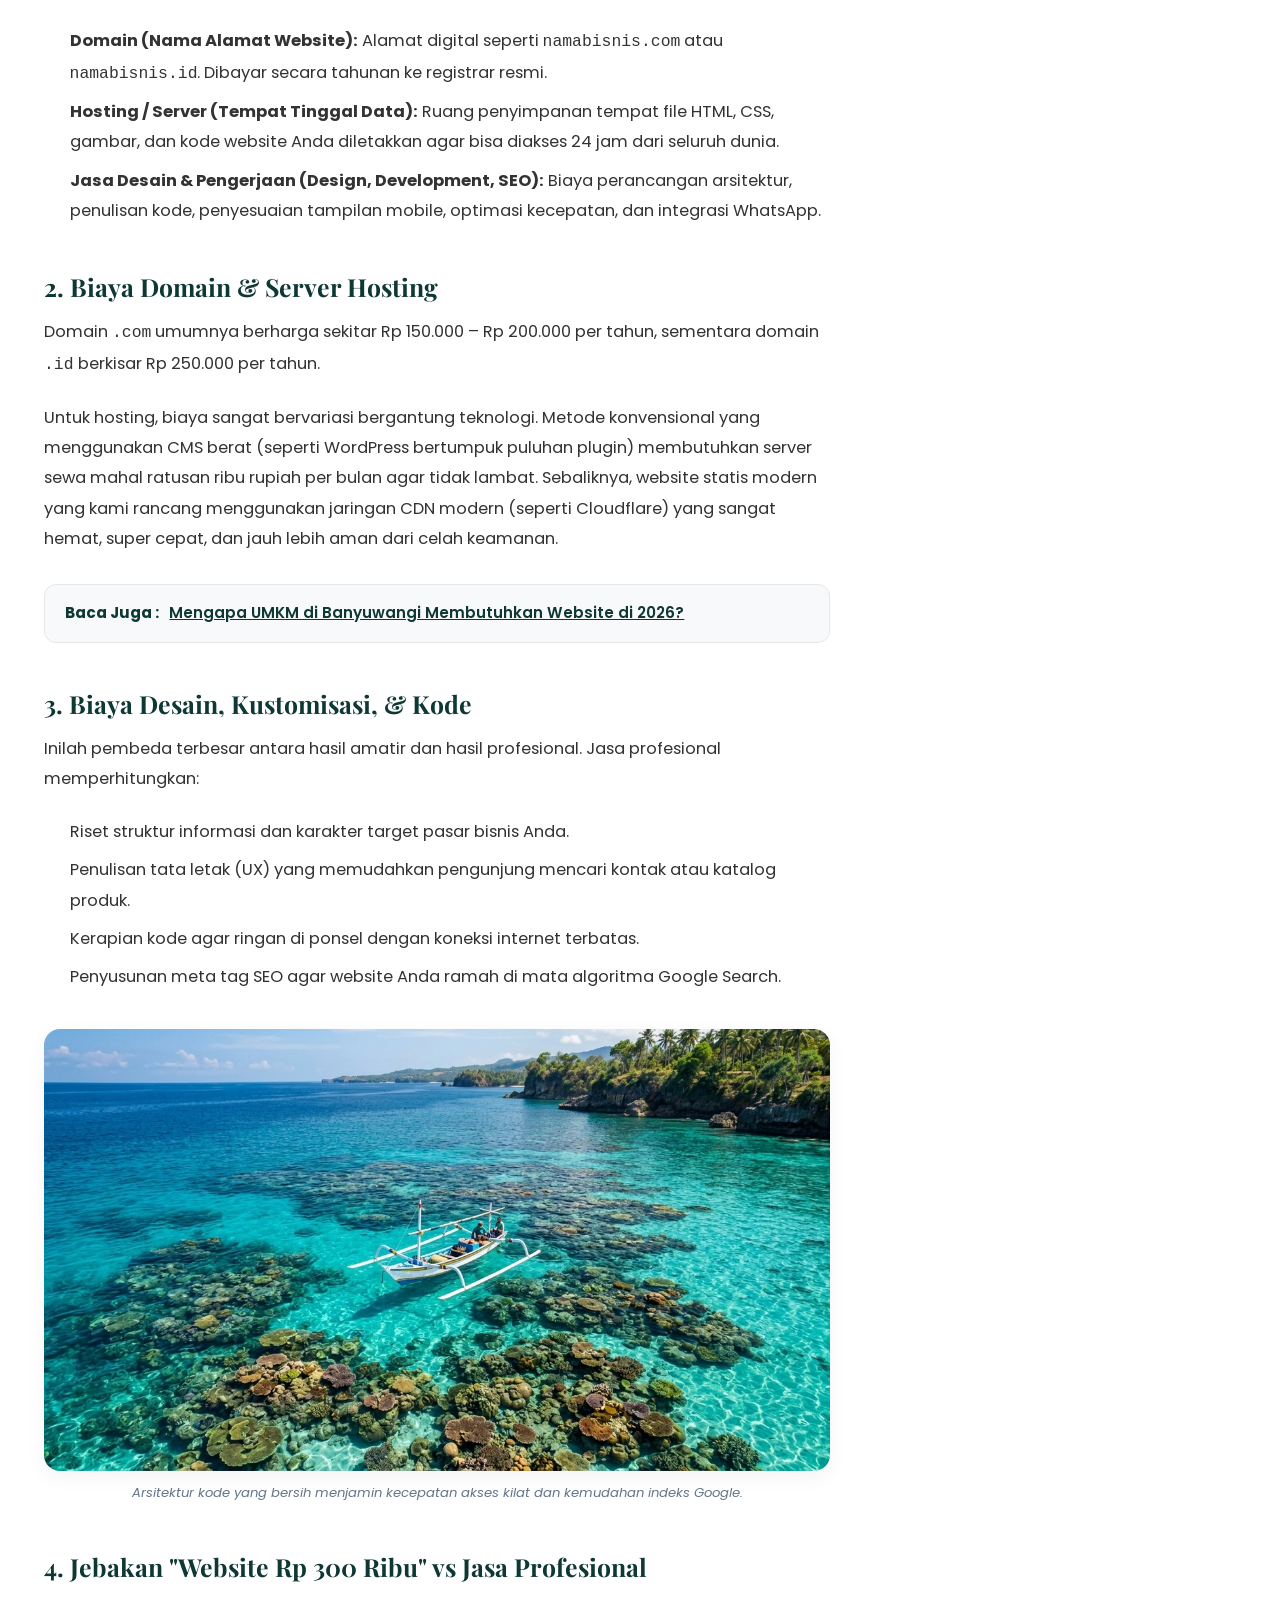
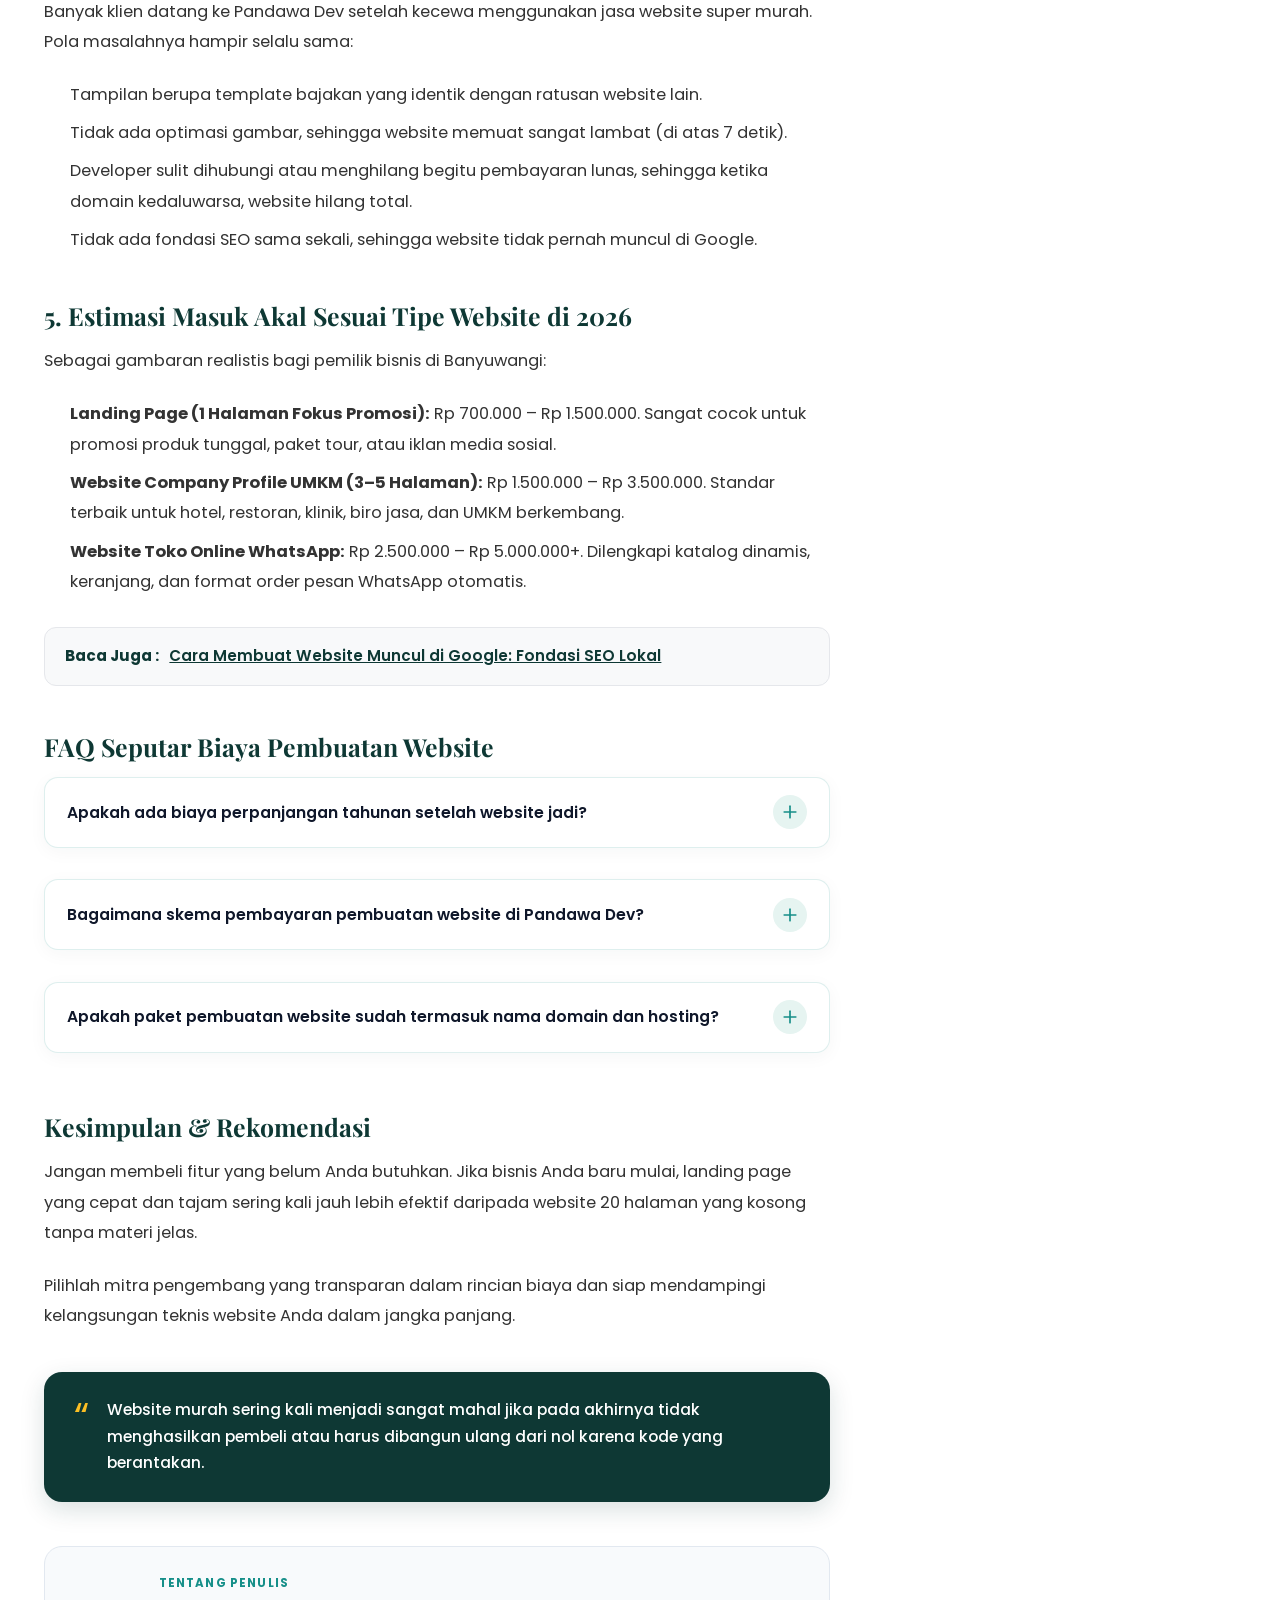
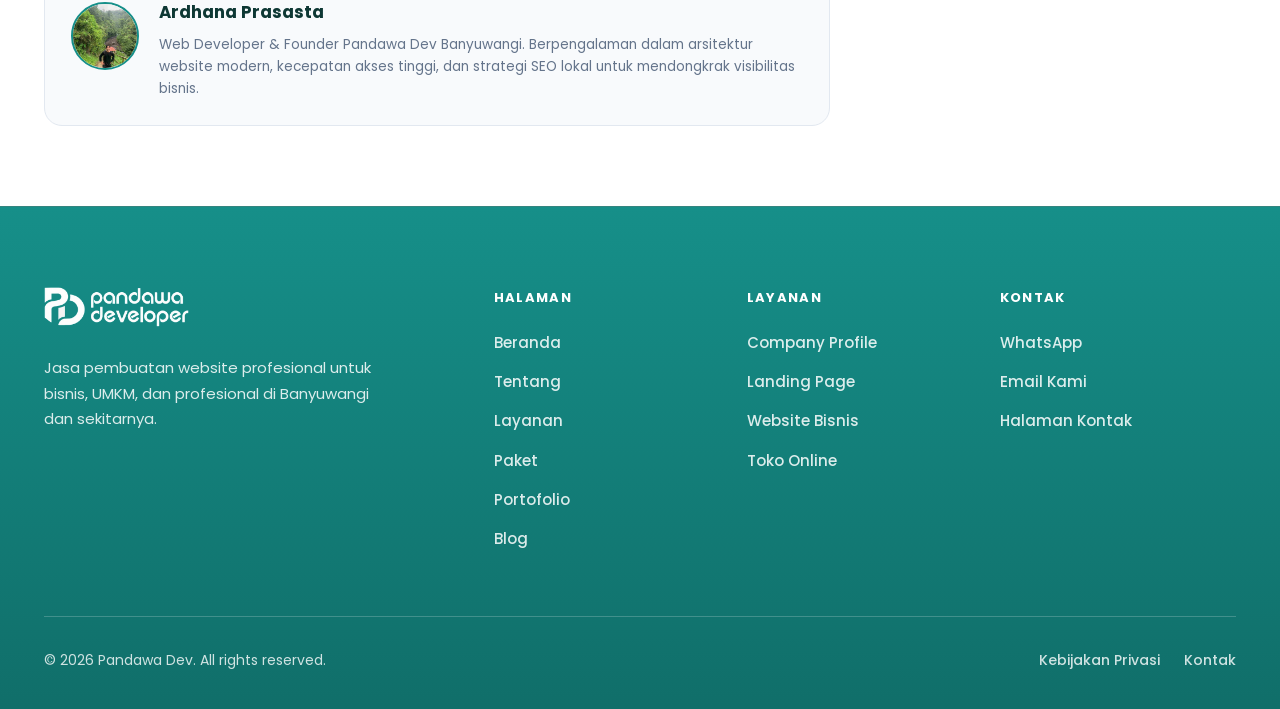
<file: blog/biaya-pembuatan-website/index.html>
<!DOCTYPE html>
<html lang="id">
<head>
  <meta charset="UTF-8">
  <meta name="viewport" content="width=device-width, initial-scale=1.0">

  <!-- Primary Meta Tags -->
  <title>Berapa Biaya Pembuatan Website? Panduan Pemula | Pandawa Dev</title>
  <meta name="description" content="Ketahui rincian biaya pembuatan website secara jujur: domain, hosting, desain, hingga pengerjaan. Panduan praktis bagi pemilik bisnis pemula.">
  <meta name="author" content="Pandawa Developer">
  <link rel="canonical" href="https://pandawadev.web.id/blog/biaya-pembuatan-website/">

  <!-- Open Graph / Facebook / WhatsApp -->
  <meta property="og:type" content="article">
  <meta property="og:url" content="https://pandawadev.web.id/blog/biaya-pembuatan-website/">
  <meta property="og:title" content="Berapa Biaya Pembuatan Website? Panduan Pemula | Pandawa Dev">
  <meta property="og:description" content="Ketahui rincian biaya pembuatan website secara jujur: domain, hosting, desain, hingga pengerjaan. Panduan praktis bagi pemilik bisnis pemula.">
  <meta property="og:image" content="https://pandawadev.web.id/assets/img/og/blog-biaya-pembuatan-website.jpg">
  <meta property="og:image:type" content="image/jpeg">
  <meta property="og:image:width" content="1200">
  <meta property="og:image:height" content="630">
  <meta property="og:image:alt" content="Berapa Biaya Pembuatan Website? Panduan Jujur untuk Pemula">
  <meta property="og:site_name" content="Pandawa Developer">
  <meta property="og:locale" content="id_ID">
  <meta property="article:published_time" content="2026-10-03T09:00:00+07:00">
  <meta property="article:modified_time" content="2026-10-09T10:00:00+07:00">
  <meta property="article:section" content="Website &amp; SEO">

  <!-- Twitter / X -->
  <meta name="twitter:card" content="summary_large_image">
  <meta name="twitter:title" content="Berapa Biaya Pembuatan Website? Panduan Pemula | Pandawa Dev">
  <meta name="twitter:description" content="Ketahui rincian biaya pembuatan website secara jujur: domain, hosting, desain, hingga pengerjaan. Panduan praktis bagi pemilik bisnis pemula.">
  <meta name="twitter:image" content="https://pandawadev.web.id/assets/img/og/blog-biaya-pembuatan-website.jpg">
  <meta name="twitter:image:alt" content="Berapa Biaya Pembuatan Website? Panduan Jujur untuk Pemula">
  <meta name="robots" content="index, follow, max-image-preview:large, max-snippet:-1, max-video-preview:-1">

  <!-- Favicon -->
  <link rel="icon" type="image/png" href="../../assets/img/logo/favicon.png">
  <link rel="apple-touch-icon" href="../../assets/img/logo/favicon.png">
  <link rel="shortcut icon" href="../../favicon.ico">

  <!-- Main CSS -->
  <link rel="stylesheet" href="../../assets/css/main.css">

  <!-- JSON-LD (satu @graph per halaman) -->
  <script type="application/ld+json">
  {
    "@context": "https://schema.org",
    "@graph": [
      {
        "@type": "ProfessionalService",
        "@id": "https://pandawadev.web.id/#organization",
        "name": "Pandawa Developer",
        "alternateName": "Pandawa Dev",
        "url": "https://pandawadev.web.id/",
        "logo": {
          "@type": "ImageObject",
          "@id": "https://pandawadev.web.id/#logo",
          "url": "https://pandawadev.web.id/assets/img/logo/logo-schema.png",
          "contentUrl": "https://pandawadev.web.id/assets/img/logo/logo-schema.png",
          "width": 512,
          "height": 512
        },
        "image": "https://pandawadev.web.id/assets/img/about.webp",
        "description": "Studio jasa pembuatan website profesional di Banyuwangi: company profile, landing page, dan toko online yang responsif, cepat, dan SEO-friendly.",
        "telephone": "+6285748319655",
        "email": "halo@pandawadev.web.id",
        "priceRange": "Rp 850.000 - Rp 2.950.000",
        "hasMap": "https://maps.app.goo.gl/tY8xszkpeya6heZh7",
        "address": {
          "@type": "PostalAddress",
          "streetAddress": "M6W5+Q7W Gendoh",
          "addressLocality": "Banyuwangi",
          "addressRegion": "Jawa Timur",
          "postalCode": "68468",
          "addressCountry": "ID"
        },
        "geo": {
          "@type": "GeoCoordinates",
          "latitude": -8.303004,
          "longitude": 114.208215
        },
        "areaServed": [
          {
            "@type": "City",
            "name": "Banyuwangi"
          },
          {
            "@type": "AdministrativeArea",
            "name": "Kecamatan Rogojampi"
          },
          {
            "@type": "AdministrativeArea",
            "name": "Kecamatan Genteng"
          },
          {
            "@type": "AdministrativeArea",
            "name": "Kecamatan Glenmore"
          },
          {
            "@type": "AdministrativeArea",
            "name": "Kabupaten Situbondo"
          },
          {
            "@type": "AdministrativeArea",
            "name": "Kabupaten Jember"
          },
          {
            "@type": "State",
            "name": "Jawa Timur"
          },
          {
            "@type": "Country",
            "name": "Indonesia"
          }
        ],
        "openingHoursSpecification": [
          {
            "@type": "OpeningHoursSpecification",
            "dayOfWeek": [
              "Monday",
              "Tuesday",
              "Wednesday",
              "Thursday",
              "Friday",
              "Saturday",
              "Sunday"
            ],
            "opens": "08:00",
            "closes": "21:00"
          }
        ],
        "contactPoint": {
          "@type": "ContactPoint",
          "telephone": "+6285748319655",
          "contactType": "customer service",
          "areaServed": "ID",
          "availableLanguage": "Indonesian",
          "url": "https://wa.me/6285748319655"
        }
      },
      {
        "@type": "WebSite",
        "@id": "https://pandawadev.web.id/#website",
        "url": "https://pandawadev.web.id/",
        "name": "Pandawa Developer",
        "alternateName": "Pandawa Dev",
        "description": "Studio jasa pembuatan website profesional di Banyuwangi.",
        "inLanguage": "id-ID",
        "publisher": {
          "@id": "https://pandawadev.web.id/#organization"
        }
      },
      {
        "@type": "WebPage",
        "@id": "https://pandawadev.web.id/blog/biaya-pembuatan-website/#webpage",
        "url": "https://pandawadev.web.id/blog/biaya-pembuatan-website/",
        "name": "Berapa Biaya Pembuatan Website? Panduan Pemula | Pandawa Dev",
        "description": "Ketahui rincian biaya pembuatan website secara jujur: domain, hosting, desain, hingga pengerjaan. Panduan praktis bagi pemilik bisnis pemula.",
        "inLanguage": "id-ID",
        "isPartOf": {
          "@id": "https://pandawadev.web.id/#website"
        },
        "about": {
          "@id": "https://pandawadev.web.id/#organization"
        },
        "primaryImageOfPage": {
          "@type": "ImageObject",
          "url": "https://pandawadev.web.id/assets/img/og/blog-biaya-pembuatan-website.jpg",
          "width": 1200,
          "height": 630
        },
        "breadcrumb": {
          "@id": "https://pandawadev.web.id/blog/biaya-pembuatan-website/#breadcrumb"
        },
        "mainEntity": {
          "@id": "https://pandawadev.web.id/blog/biaya-pembuatan-website/#article"
        }
      },
      {
        "@type": "BreadcrumbList",
        "@id": "https://pandawadev.web.id/blog/biaya-pembuatan-website/#breadcrumb",
        "itemListElement": [
          {
            "@type": "ListItem",
            "position": 1,
            "name": "Beranda",
            "item": "https://pandawadev.web.id/"
          },
          {
            "@type": "ListItem",
            "position": 2,
            "name": "Blog",
            "item": "https://pandawadev.web.id/blog/"
          },
          {
            "@type": "ListItem",
            "position": 3,
            "name": "Berapa Biaya Pembuatan Website?",
            "item": "https://pandawadev.web.id/blog/biaya-pembuatan-website/"
          }
        ]
      },
      {
        "@type": "BlogPosting",
        "@id": "https://pandawadev.web.id/blog/biaya-pembuatan-website/#article",
        "headline": "Berapa Biaya Pembuatan Website? Panduan Jujur untuk Pemula",
        "description": "Ketahui rincian biaya pembuatan website secara jujur: domain, hosting, desain, hingga pengerjaan. Panduan praktis bagi pemilik bisnis pemula.",
        "inLanguage": "id-ID",
        "image": {
          "@type": "ImageObject",
          "url": "https://pandawadev.web.id/assets/img/og/blog-biaya-pembuatan-website.jpg",
          "width": 1200,
          "height": 630
        },
        "datePublished": "2026-10-03T09:00:00+07:00",
        "dateModified": "2026-10-09T10:00:00+07:00",
        "author": {
          "@id": "https://pandawadev.web.id/#ardhana"
        },
        "publisher": {
          "@id": "https://pandawadev.web.id/#organization"
        },
        "mainEntityOfPage": {
          "@id": "https://pandawadev.web.id/blog/biaya-pembuatan-website/#webpage"
        },
        "isPartOf": {
          "@type": "Blog",
          "@id": "https://pandawadev.web.id/blog/#blog",
          "name": "Blog & Panduan Website Bisnis Pandawa Dev",
          "url": "https://pandawadev.web.id/blog/"
        }
      },
      {
        "@type": "Person",
        "@id": "https://pandawadev.web.id/#ardhana",
        "name": "Ardhana Prasasta",
        "jobTitle": "Web Developer & Founder",
        "url": "https://pandawadev.web.id/tentang/",
        "image": "https://pandawadev.web.id/assets/img/blog/ardhana.jpeg",
        "worksFor": {
          "@id": "https://pandawadev.web.id/#organization"
        }
      },
      {
        "@type": "FAQPage",
        "@id": "https://pandawadev.web.id/blog/biaya-pembuatan-website/#faq",
        "isPartOf": {
          "@id": "https://pandawadev.web.id/blog/biaya-pembuatan-website/#webpage"
        },
        "mainEntityOfPage": {
          "@id": "https://pandawadev.web.id/blog/biaya-pembuatan-website/#webpage"
        },
        "mainEntity": [
          {
            "@type": "Question",
            "name": "Apakah ada biaya perpanjangan tahunan setelah website jadi?",
            "acceptedAnswer": {
              "@type": "Answer",
              "text": "Ya, biaya perpanjangan tahunan meliputi sewa nama domain (.com/.id) dan cloud hosting server. Di Pandawa Dev, biaya tahunan ini sangat terjangkau mulai dari Rp 350.000 – Rp 500.000 per tahun tergantung ekstensi domain."
            }
          },
          {
            "@type": "Question",
            "name": "Bagaimana skema pembayaran pembuatan website di Pandawa Dev?",
            "acceptedAnswer": {
              "@type": "Answer",
              "text": "Skema transparan dengan DP 50% di awal saat memulai proyek, dan pelunasan 50% setelah website selesai dikerjakan, Anda review secara penuh, dan siap diluncurkan secara resmi."
            }
          },
          {
            "@type": "Question",
            "name": "Apakah paket pembuatan website sudah termasuk nama domain dan hosting?",
            "acceptedAnswer": {
              "@type": "Answer",
              "text": "Betul. Seluruh paket website di Pandawa Dev sudah mencakup nama domain resmi pilihan Anda dan cloud hosting aktif untuk 1 tahun pertama tanpa biaya tersembunyi."
            }
          }
        ]
      }
    ]
  }
  </script>
</head>
<body>

<header>
  <nav class="navbar navbar-teal" id="navbar" role="navigation" aria-label="Navigasi utama">
    <div class="container navbar-inner">
      <a href="/" class="navbar-logo" aria-label="Pandawa Developer - Beranda">
          <img src="../../assets/img/logo/logo.png" alt="Pandawa Developer" class="navbar-logo-img" width="152" height="42">
        </a>
      <div class="navbar-nav">
        <a href="/">Beranda</a>
        <a href="/tentang/">Tentang</a>
        <a href="/layanan/">Layanan</a>
        <a href="/paket/">Paket</a>
        <a href="/portofolio/">Portofolio</a>
        <a href="/blog/" class="active">Blog</a>
        <a href="/kontak/">Kontak</a>
      </div>
      <div class="navbar-cta">
        <a href="https://wa.me/6285748319655?text=Halo%20Pandawa%20Dev%2C%20saya%20ingin%20tanya%20estimasi%20biaya%20website." class="btn-pill-white" id="cta-navbar" data-wa="navbar" target="_blank" rel="noopener"><svg width="18" height="18" viewBox="0 0 24 24" fill="currentColor" aria-hidden="true"><path d="M17.472 14.382c-.297-.149-1.758-.867-2.03-.967-.273-.099-.471-.148-.67.15-.197.297-.767.966-.94 1.164-.173.199-.347.223-.644.075-.297-.15-1.255-.463-2.39-1.475-.883-.788-1.48-1.761-1.653-2.059-.173-.297-.018-.458.13-.606.134-.133.298-.347.446-.52.149-.174.198-.298.298-.497.099-.198.05-.371-.025-.52-.075-.149-.669-1.612-.916-2.207-.242-.579-.487-.5-.669-.51-.173-.008-.371-.01-.57-.01-.198 0-.52.074-.792.372-.272.297-1.04 1.016-1.04 2.479 0 1.462 1.065 2.875 1.213 3.074.149.198 2.096 3.2 5.077 4.487.709.306 1.262.489 1.694.625.712.227 1.36.195 1.871.118.571-.085 1.758-.719 2.006-1.413.248-.694.248-1.289.173-1.413-.074-.124-.272-.198-.57-.347m-5.421 7.403h-.004a9.87 9.87 0 01-5.031-1.378l-.361-.214-3.741.982.998-3.648-.235-.374a9.86 9.86 0 01-1.51-5.26c.001-5.45 4.436-9.884 9.888-9.884 2.64 0 5.122 1.03 6.988 2.898a9.825 9.825 0 012.893 6.994c-.003 5.45-4.437 9.884-9.885 9.884m8.413-18.297A11.815 11.815 0 0012.05 0C5.495 0 .16 5.335.157 11.892c0 2.096.547 4.142 1.588 5.945L.057 24l6.305-1.654a11.882 11.882 0 005.683 1.448h.005c6.554 0 11.89-5.335 11.893-11.893a11.821 11.821 0 00-3.48-8.413z"/></svg><span>WhatsApp</span></a>
        <button class="navbar-toggle" id="navbar-toggle" aria-expanded="false" aria-controls="navbar-mobile" aria-label="Buka menu">
          <svg width="24" height="24" viewBox="0 0 24 24" fill="none" stroke="currentColor" stroke-width="2" stroke-linecap="round" stroke-linejoin="round"><line x1="3" y1="6" x2="21" y2="6"/><line x1="3" y1="12" x2="21" y2="12"/><line x1="3" y1="18" x2="21" y2="18"/></svg>
        </button>
      </div>
    </div>
  </nav>
  <div class="navbar-mobile" id="navbar-mobile" aria-hidden="true">
      <div class="navbar-mobile-header">
        <a href="/" class="navbar-mobile-brand" aria-label="Pandawa Developer">
          <img src="../../assets/img/logo/logo.png" alt="Pandawa Developer" class="navbar-mobile-logo" width="140" height="38">
        </a>
        <button type="button" class="navbar-mobile-close" id="navbarMobileClose" aria-label="Tutup menu">
            <svg width="24" height="24" viewBox="0 0 24 24" fill="none" stroke="currentColor" stroke-width="2.5" stroke-linecap="round" stroke-linejoin="round">
              <line x1="18" y1="6" x2="6" y2="18"/>
              <line x1="6" y1="6" x2="18" y2="18"/>
            </svg>
          </button>
      </div>

      <nav class="navbar-mobile-nav" aria-label="Navigasi Menu Mobile">
        <div class="navbar-mobile-item">
          <a href="/" class="navbar-mobile-link ">Beranda</a>
        </div>
        <div class="navbar-mobile-item">
          <a href="/tentang/" class="navbar-mobile-link ">Tentang</a>
        </div>
        <div class="navbar-mobile-item">
          <a href="/layanan/" class="navbar-mobile-link">Layanan</a>
        </div>
        <div class="navbar-mobile-item">
          <a href="/paket/" class="navbar-mobile-link">Paket</a>
        </div>
        <div class="navbar-mobile-item">
          <a href="/portofolio/" class="navbar-mobile-link">Portofolio</a>
        </div>
        <div class="navbar-mobile-item">
          <a href="/blog/" class="navbar-mobile-link active">Blog</a>
        </div>
        <div class="navbar-mobile-item">
          <a href="/kontak/" class="navbar-mobile-link">Kontak</a>
        </div>
      </nav>
      <div class="navbar-mobile-footer">
        <a href="https://wa.me/6285748319655?text=Halo%20Pandawa%20Dev%2C%20saya%20ingin%20konsultasi%20pembuatan%20website."
          class="navbar-mobile-cta" target="_blank" rel="noopener">
          <svg width="20" height="20" viewBox="0 0 24 24" fill="currentColor" aria-hidden="true">
            <path d="M17.472 14.382c-.297-.149-1.758-.867-2.03-.967-.273-.099-.471-.148-.67.15-.197.297-.767.966-.94 1.164-.173.199-.347.223-.644.075-.297-.15-1.255-.463-2.39-1.475-.883-.788-1.48-1.761-1.653-2.059-.173-.297-.018-.458.13-.606.134-.133.298-.347.446-.52.149-.174.198-.298.298-.497.099-.198.05-.371-.025-.52-.075-.149-.669-1.612-.916-2.207-.242-.579-.487-.5-.669-.51-.173-.008-.371-.01-.57-.01-.198 0-.52.074-.792.372-.272.297-1.04 1.016-1.04 2.479 0 1.462 1.065 2.875 1.213 3.074.149.198 2.096 3.2 5.077 4.487.709.306 1.262.489 1.694.625.712.227 1.36.195 1.871.118.571-.085 1.758-.719 2.006-1.413.248-.694.248-1.289.173-1.413-.074-.124-.272-.198-.57-.347m-5.421 7.403h-.004a9.87 9.87 0 01-5.031-1.378l-.361-.214-3.741.982.998-3.648-.235-.374a9.86 9.86 0 01-1.51-5.26c.001-5.45 4.436-9.884 9.888-9.884 2.64 0 5.122 1.03 6.988 2.898a9.825 9.825 0 012.893 6.994c-.003 5.45-4.437 9.884-9.885 9.884m8.413-18.297A11.815 11.815 0 0012.05 0C5.495 0 .16 5.335.157 11.892c0 2.096.547 4.142 1.588 5.945L.057 24l6.305-1.654a11.882 11.882 0 005.683 1.448h.005c6.554 0 11.89-5.335 11.893-11.893a11.821 11.821 0 00-3.48-8.413z"/>
          </svg>
          <span>WhatsApp</span>
        </a>
      </div>
    </div>
  </header>

<main id="main-content">

  <section class="article-detail-section" aria-label="Detail Artikel">
    <div class="container">

      <!-- BREADCRUMB (STRUKTUR DI ATAS DUA KOLOM, SEPERTI REFERENSI) -->
      <nav class="article-breadcrumb-top" aria-label="Breadcrumb">
        <a href="/">Beranda</a>
        <span class="breadcrumb-sep">/</span>
        <a href="/blog/">Blog</a>
        <span class="breadcrumb-sep">/</span>
        <span class="breadcrumb-current">Biaya Pembuatan Website</span>
      </nav>

      <!-- DUA KOLOM: KONTEN KIRI & SIDEBAR KANAN SEJAJAR DENGAN JUDUL -->
      <div class="article-layout-grid">

        <!-- LEFT COLUMN: HEADER + IMAGE + CONTENT -->
        <article class="article-main-col">

          <!-- EYEBROW, TITLE, DESC, META -->
          <span class="article-eyebrow">PANDUAN &amp; INVESTASI DIGITAL</span>
          <h1 class="article-main-title">Berapa Biaya Pembuatan Website? Panduan Jujur untuk Pemula</h1>
          <p class="article-lead-desc">
            Ada yang menawarkan Rp 300 ribu, ada yang mematok puluhan juta. Pahami komponen sebenarnya di balik biaya website, dan berapa anggaran yang paling realistis serta masuk akal untuk bisnis Anda di Banyuwangi.
          </p>
          <div class="article-meta-row">
            <span>3 OKTOBER, 2026</span>
            <span>ARDHANA PRASASTA</span>
          </div>

          <!-- FEATURED FIGURE & CAPTION -->
          <figure class="article-featured-figure">
            <img src="../../assets/img/service-custom.webp" alt="Berapa Biaya Pembuatan Website? Panduan Jujur untuk Pemula" class="article-featured-img" width="1200" height="675" loading="eager">
            <figcaption class="article-img-caption">Transparansi komponen biaya domain, hosting, dan jasa pembuatan website profesional.</figcaption>
          </figure>

          <!-- BODY TEXT -->
          <div class="article-body-text">
            <p>
              Rentang harga pembuatan website di pasaran seringkali membingungkan, mulai dari ratusan ribu hingga puluhan juta rupiah. Mari kita bedah komponen biaya sebenarnya agar Anda bisa menentukan anggaran yang paling realistis untuk bisnis Anda.
            </p>

            <!-- ACCORDION TABLE OF CONTENTS -->
            <details class="article-toc-box" open>
              <summary class="article-toc-header">
                <span>Daftar Isi Artikel</span>
                <svg class="toc-chevron" width="18" height="18" viewBox="0 0 24 24" fill="none" stroke="currentColor" stroke-width="2.5" stroke-linecap="round" stroke-linejoin="round">
                  <polyline points="6 9 12 15 18 9"/>
                </svg>
              </summary>
              <ul class="article-toc-list">
                <li><a href="#tiga-komponen">1. Tiga Komponen Dasar Pembentuk Biaya Website</a></li>
                <li><a href="#biaya-domain-hosting">2. Biaya Domain &amp; Server Hosting (Biaya Rutin)</a></li>
                <li><a href="#biaya-desain-coding">3. Biaya Desain, Kustomisasi, &amp; Kode</a></li>
                <li><a href="#jasa-murah-vs-profesional">4. Jebakan "Website Rp 300 Ribu" vs Jasa Profesional</a></li>
                <li><a href="#estimasi-tipe">5. Estimasi Masuk Akal Sesuai Tipe Website di 2026</a></li>
                <li><a href="#faq">6. FAQ Seputar Biaya Pembuatan Website</a></li>
                <li><a href="#kesimpulan-biaya">7. Cara Menentukan Budget Terbaik</a></li>
              </ul>
            </details>

            <h2 id="tiga-komponen">1. Tiga Komponen Dasar Pembentuk Biaya Website</h2>
            <p>
              Secara teknis, setiap website di dunia memerlukan 3 elemen wajib:
            </p>
            <ol>
              <li><strong>Domain (Nama Alamat Website):</strong> Alamat digital seperti <code>namabisnis.com</code> atau <code>namabisnis.id</code>. Dibayar secara tahunan ke registrar resmi.</li>
              <li><strong>Hosting / Server (Tempat Tinggal Data):</strong> Ruang penyimpanan tempat file HTML, CSS, gambar, dan kode website Anda diletakkan agar bisa diakses 24 jam dari seluruh dunia.</li>
              <li><strong>Jasa Desain &amp; Pengerjaan (Design, Development, SEO):</strong> Biaya perancangan arsitektur, penulisan kode, penyesuaian tampilan mobile, optimasi kecepatan, dan integrasi WhatsApp.</li>
            </ol>

            <h2 id="biaya-domain-hosting">2. Biaya Domain &amp; Server Hosting</h2>
            <p>
              Domain <code>.com</code> umumnya berharga sekitar Rp 150.000 – Rp 200.000 per tahun, sementara domain <code>.id</code> berkisar Rp 250.000 per tahun.
            </p>
            <p>
              Untuk hosting, biaya sangat bervariasi bergantung teknologi. Metode konvensional yang menggunakan CMS berat (seperti WordPress bertumpuk puluhan plugin) membutuhkan server sewa mahal ratusan ribu rupiah per bulan agar tidak lambat. Sebaliknya, website statis modern yang kami rancang menggunakan jaringan CDN modern (seperti Cloudflare) yang sangat hemat, super cepat, dan jauh lebih aman dari celah keamanan.
            </p>

            <!-- INLINE BACA JUGA -->
            <div class="article-baca-juga">
              <strong>Baca Juga :</strong> <a href="/blog/mengapa-umkm-butuh-website/">Mengapa UMKM di Banyuwangi Membutuhkan Website di 2026?</a>
            </div>

            <h2 id="biaya-desain-coding">3. Biaya Desain, Kustomisasi, &amp; Kode</h2>
            <p>
              Inilah pembeda terbesar antara hasil amatir dan hasil profesional. Jasa profesional memperhitungkan:
            </p>
            <ul>
              <li>Riset struktur informasi dan karakter target pasar bisnis Anda.</li>
              <li>Penulisan tata letak (UX) yang memudahkan pengunjung mencari kontak atau katalog produk.</li>
              <li>Kerapian kode agar ringan di ponsel dengan koneksi internet terbatas.</li>
              <li>Penyusunan meta tag SEO agar website Anda ramah di mata algoritma Google Search.</li>
            </ul>

            <!-- IN-CONTENT SECONDARY FIGURE -->
            <figure class="article-secondary-figure">
              <img src="../../assets/img/service-landing.webp" alt="Struktur kode dan arsitektur website profesional" width="1200" height="675" loading="lazy">
              <figcaption class="article-img-caption">Arsitektur kode yang bersih menjamin kecepatan akses kilat dan kemudahan indeks Google.</figcaption>
            </figure>

            <h2 id="jasa-murah-vs-profesional">4. Jebakan "Website Rp 300 Ribu" vs Jasa Profesional</h2>
            <p>
              Banyak klien datang ke Pandawa Dev setelah kecewa menggunakan jasa website super murah. Pola masalahnya hampir selalu sama:
            </p>
            <ul>
              <li>Tampilan berupa template bajakan yang identik dengan ratusan website lain.</li>
              <li>Tidak ada optimasi gambar, sehingga website memuat sangat lambat (di atas 7 detik).</li>
              <li>Developer sulit dihubungi atau menghilang begitu pembayaran lunas, sehingga ketika domain kedaluwarsa, website hilang total.</li>
              <li>Tidak ada fondasi SEO sama sekali, sehingga website tidak pernah muncul di Google.</li>
            </ul>

            <h2 id="estimasi-tipe">5. Estimasi Masuk Akal Sesuai Tipe Website di 2026</h2>
            <p>
              Sebagai gambaran realistis bagi pemilik bisnis di Banyuwangi:
            </p>
            <ul>
              <li><strong>Landing Page (1 Halaman Fokus Promosi):</strong> Rp 700.000 – Rp 1.500.000. Sangat cocok untuk promosi produk tunggal, paket tour, atau iklan media sosial.</li>
              <li><strong>Website Company Profile UMKM (3–5 Halaman):</strong> Rp 1.500.000 – Rp 3.500.000. Standar terbaik untuk hotel, restoran, klinik, biro jasa, dan UMKM berkembang.</li>
              <li><strong>Website Toko Online WhatsApp:</strong> Rp 2.500.000 – Rp 5.000.000+. Dilengkapi katalog dinamis, keranjang, dan format order pesan WhatsApp otomatis.</li>
            </ul>

            <!-- INLINE BACA JUGA -->
            <div class="article-baca-juga">
              <strong>Baca Juga :</strong> <a href="/blog/cara-membuat-website-muncul-di-google/">Cara Membuat Website Muncul di Google: Fondasi SEO Lokal</a>
            </div>

            <!-- FAQ SECTION -->
            <div class="article-faq-section" id="faq">
              <h2 class="article-section-heading">FAQ Seputar Biaya Pembuatan Website</h2>
              <div class="faq-list">
                <div class="faq-item">
                  <button class="faq-question" type="button" aria-expanded="false">
                    Apakah ada biaya perpanjangan tahunan setelah website jadi?
                    <svg class="faq-icon" viewBox="0 0 24 24" fill="none" stroke="currentColor" stroke-width="2" stroke-linecap="round" stroke-linejoin="round"><line x1="12" y1="5" x2="12" y2="19"/><line x1="5" y1="12" x2="19" y2="12"/></svg>
                  </button>
                  <div class="faq-answer">
                    <p>Ya, biaya perpanjangan tahunan meliputi sewa nama domain (.com/.id) dan cloud hosting server. Di Pandawa Dev, biaya tahunan ini sangat terjangkau mulai dari Rp 350.000 – Rp 500.000 per tahun tergantung ekstensi domain.</p>
                  </div>
                </div>
                <div class="faq-item">
                  <button class="faq-question" type="button" aria-expanded="false">
                    Bagaimana skema pembayaran pembuatan website di Pandawa Dev?
                    <svg class="faq-icon" viewBox="0 0 24 24" fill="none" stroke="currentColor" stroke-width="2" stroke-linecap="round" stroke-linejoin="round"><line x1="12" y1="5" x2="12" y2="19"/><line x1="5" y1="12" x2="19" y2="12"/></svg>
                  </button>
                  <div class="faq-answer">
                    <p>Skema transparan dengan DP 50% di awal saat memulai proyek, dan pelunasan 50% setelah website selesai dikerjakan, Anda review secara penuh, dan siap diluncurkan secara resmi.</p>
                  </div>
                </div>
                <div class="faq-item">
                  <button class="faq-question" type="button" aria-expanded="false">
                    Apakah paket pembuatan website sudah termasuk nama domain dan hosting?
                    <svg class="faq-icon" viewBox="0 0 24 24" fill="none" stroke="currentColor" stroke-width="2" stroke-linecap="round" stroke-linejoin="round"><line x1="12" y1="5" x2="12" y2="19"/><line x1="5" y1="12" x2="19" y2="12"/></svg>
                  </button>
                  <div class="faq-answer">
                    <p>Betul. Seluruh paket website di Pandawa Dev sudah mencakup nama domain resmi pilihan Anda dan cloud hosting aktif untuk 1 tahun pertama tanpa biaya tersembunyi.</p>
                  </div>
                </div>
              </div>
            </div>

            <!-- KESIMPULAN -->
            <div class="article-kesimpulan-section" id="kesimpulan-biaya">
              <h2 class="article-section-heading">Kesimpulan &amp; Rekomendasi</h2>
              <p>
                Jangan membeli fitur yang belum Anda butuhkan. Jika bisnis Anda baru mulai, landing page yang cepat dan tajam sering kali jauh lebih efektif daripada website 20 halaman yang kosong tanpa materi jelas.
              </p>
              <p>
                Pilihlah mitra pengembang yang transparan dalam rincian biaya dan siap mendampingi kelangsungan teknis website Anda dalam jangka panjang.
              </p>
            </div>

            <!-- HIGHLIGHTED QUOTE CALLOUT -->
            <div class="article-quote-callout">
              <span class="quote-callout-icon" aria-hidden="true">“</span>
              <p class="quote-callout-text">
                Website murah sering kali menjadi sangat mahal jika pada akhirnya tidak menghasilkan pembeli atau harus dibangun ulang dari nol karena kode yang berantakan.
              </p>
            </div>

            <!-- AUTHOR BOX -->
            <div class="article-author-card">
              <div class="author-avatar-wrap">
                <img src="../../assets/img/blog/ardhana.jpeg" alt="Ardhana Prasasta" class="author-avatar-img" width="68" height="68">
              </div>
              <div class="author-details">
                <span class="author-label">TENTANG PENULIS</span>
                <h4 class="author-name">Ardhana Prasasta</h4>
                <p class="author-bio">
                  Web Developer &amp; Founder Pandawa Dev Banyuwangi. Berpengalaman dalam arsitektur website modern, kecepatan akses tinggi, dan strategi SEO lokal untuk mendongkrak visibilitas bisnis.
                </p>
              </div>
            </div>
          </div>
        </article>

        <!-- RIGHT COLUMN: SIDEBAR STACK (SEJAJAR TEPAT DENGAN JUDUL ARTIKEL) -->
        <aside class="article-sidebar-col">
          <div class="article-sidebar-sticky">

            <!-- WIDGET 1: ARTIKEL TERKAIT -->
            <div class="sidebar-widget">
              <h3 class="sidebar-widget-title">Artikel Terkait</h3>
              <div class="related-posts-list">
                <a href="/blog/mengapa-umkm-butuh-website/" class="related-post-item">
                  <img src="../../assets/img/service-company.webp" alt="Mengapa UMKM di Banyuwangi Butuh Website di 2026?" class="related-post-thumb" width="72" height="72" loading="lazy">
                  <div class="related-post-info">
                    <h4 class="related-post-title">Mengapa UMKM di Banyuwangi Butuh Website di 2026?</h4>
                    <span class="related-post-date">12 OKTOBER 2026</span>
                  </div>
                </a>
                <a href="/blog/cara-membuat-website-muncul-di-google/" class="related-post-item">
                  <img src="../../assets/img/service-landing.webp" alt="Cara Membuat Website Muncul di Google: SEO Lokal" class="related-post-thumb" width="72" height="72" loading="lazy">
                  <div class="related-post-info">
                    <h4 class="related-post-title">Cara Membuat Website Muncul di Google: SEO Lokal</h4>
                    <span class="related-post-date">24 SEPTEMBER 2026</span>
                  </div>
                </a>
                <a href="/blog/website-vs-marketplace/" class="related-post-item">
                  <img src="../../assets/img/service-ecommerce.webp" alt="Website vs Marketplace: Mana yang Lebih Menguntungkan?" class="related-post-thumb" width="72" height="72" loading="lazy">
                  <div class="related-post-info">
                    <h4 class="related-post-title">Website vs Marketplace: Mana yang Lebih Menguntungkan?</h4>
                    <span class="related-post-date">18 SEPTEMBER 2026</span>
                  </div>
                </a>
              </div>
            </div>

            <!-- WIDGET 2: KATEGORI LAYANAN -->
            <div class="sidebar-widget">
              <h3 class="sidebar-widget-title">Kategori Layanan</h3>
              <div class="sidebar-category-tags">
                <a href="/layanan/#company-profile" class="category-tag-pill">Company Profile</a>
                <a href="/layanan/#landing-page" class="category-tag-pill">Landing Page</a>
                <a href="/layanan/#website-bisnis" class="category-tag-pill">Website Bisnis</a>
                <a href="/layanan/#toko-online" class="category-tag-pill">Toko Online</a>
                <a href="/layanan/#custom" class="category-tag-pill">Website Custom</a>
                <a href="/paket/" class="category-tag-pill">Paket Website</a>
              </div>
            </div>

            <!-- WIDGET 3: CTA BUTUH PENAWARAN CEPAT -->
            <div class="sidebar-cta-card">
              <h4 class="sidebar-cta-title">Butuh Penawaran Cepat?</h4>
              <p class="sidebar-cta-desc">Diskusikan rencana website bisnis Anda sekarang juga bersama tim developer Pandawa Dev.</p>
              <a href="https://wa.me/6285748319655?text=Halo%20Pandawa%20Dev%2C%20saya%20tertarik%20konsultasi%20pembuatan%20website%20bisnis." class="btn-sidebar-wa" target="_blank" rel="noopener">
                <svg width="18" height="18" viewBox="0 0 24 24" fill="currentColor" aria-hidden="true"><path d="M17.472 14.382c-.297-.149-1.758-.867-2.03-.967-.273-.099-.471-.148-.67.15-.197.297-.767.966-.94 1.164-.173.199-.347.223-.644.075-.297-.15-1.255-.463-2.39-1.475-.883-.788-1.48-1.761-1.653-2.059-.173-.297-.018-.458.13-.606.134-.133.298-.347.446-.52.149-.174.198-.298.298-.497.099-.198.05-.371-.025-.52-.075-.149-.669-1.612-.916-2.207-.242-.579-.487-.5-.669-.51-.173-.008-.371-.01-.57-.01-.198 0-.52.074-.792.372-.272.297-1.04 1.016-1.04 2.479 0 1.462 1.065 2.875 1.213 3.074.149.198 2.096 3.2 5.077 4.487.709.306 1.262.489 1.694.625.712.227 1.36.195 1.871.118.571-.085 1.758-.719 2.006-1.413.248-.694.248-1.289.173-1.413-.074-.124-.272-.198-.57-.347m-5.421 7.403h-.004a9.87 9.87 0 01-5.031-1.378l-.361-.214-3.741.982.998-3.648-.235-.374a9.86 9.86 0 01-1.51-5.26c.001-5.45 4.436-9.884 9.888-9.884 2.64 0 5.122 1.03 6.988 2.898a9.825 9.825 0 012.893 6.994c-.003 5.45-4.437 9.884-9.885 9.884m8.413-18.297A11.815 11.815 0 0012.05 0C5.495 0 .16 5.335.157 11.892c0 2.096.547 4.142 1.588 5.945L.057 24l6.305-1.654a11.882 11.882 0 005.683 1.448h.005c6.554 0 11.89-5.335 11.893-11.893a11.821 11.821 0 00-3.48-8.413z"/></svg>
                <span>Chat WhatsApp Sekarang</span>
              </a>
            </div>

          </div>
        </aside>

      </div>
    </div>
  </section>

</main>

<footer class="footer" role="contentinfo">
  <div class="container">
    <div class="footer-grid">
      <div>
        <a href="/" class="footer-brand-logo" aria-label="Pandawa Developer - Beranda">
            <img src="../../assets/img/logo/logo.png" alt="Pandawa Developer" class="footer-logo-img" width="160" height="44">
          </a>
        <p class="footer-brand-desc">Jasa pembuatan website profesional untuk bisnis, UMKM, dan profesional di Banyuwangi dan sekitarnya.</p>
      </div>
      <div>
        <div class="footer-heading">Halaman</div>
        <ul class="footer-links">
          <li><a href="/">Beranda</a></li>
          <li><a href="/tentang/">Tentang</a></li>
          <li><a href="/layanan/">Layanan</a></li>
            <li><a href="/paket/">Paket</a></li>
            <li><a href="/portofolio/">Portofolio</a></li>
          <li><a href="/blog/">Blog</a></li>
        </ul>
      </div>
      <div>
        <div class="footer-heading">Layanan</div>
        <ul class="footer-links">
          <li><a href="/layanan/#company-profile">Company Profile</a></li>
          <li><a href="/layanan/#landing-page">Landing Page</a></li>
          <li><a href="/layanan/#website-bisnis">Website Bisnis</a></li>
          <li><a href="/layanan/#toko-online">Toko Online</a></li>
        </ul>
      </div>
      <div>
        <div class="footer-heading">Kontak</div>
        <ul class="footer-links">
          <li><a href="https://wa.me/6285748319655" target="_blank" rel="noopener">WhatsApp</a></li>
          <li><a href="mailto:halo@pandawadev.web.id">Email Kami</a></li>
          <li><a href="/kontak/">Halaman Kontak</a></li>
        </ul>
      </div>
    </div>
    <div class="footer-bottom">
      <p class="footer-copy">&#169; 2026 Pandawa Dev. All rights reserved.</p>
      <div class="footer-bottom-links">
        <a href="/kebijakan-privasi/">Kebijakan Privasi</a>
        <a href="/kontak/">Kontak</a>
      </div>
    </div>
  </div>
</footer>

<!-- Floating WhatsApp Widget & Interactive Popup -->
    <!-- Circular Scroll-to-Top with Progress Indicator -->
  <button type="button" class="scroll-top-btn" id="scrollTopBtn" aria-label="Kembali ke atas" title="Kembali ke atas">
    <svg class="scroll-progress-svg" viewBox="0 0 48 48" width="48" height="48">
      <circle class="scroll-progress-bg" cx="24" cy="24" r="20" />
      <circle class="scroll-progress-bar" id="scrollProgressBar" cx="24" cy="24" r="20" />
    </svg>
    <span class="scroll-top-icon">
      <svg viewBox="0 0 24 24" width="18" height="18" fill="none" stroke="currentColor" stroke-width="2.6" stroke-linecap="round" stroke-linejoin="round">
        <polyline points="18 15 12 9 6 15" />
      </svg>
    </span>
  </button>

  <div class="wa-widget" id="waWidget">
    <div class="wa-popup" id="waPopup" aria-hidden="true" role="dialog" aria-labelledby="waPopupTitle">
      <div class="wa-popup-header">
        <div class="wa-popup-profile">
          <div class="wa-popup-avatar">
            <svg viewBox="0 0 24 24" width="22" height="22" fill="currentColor">
              <path d="M12 2C6.48 2 2 6.48 2 12c0 1.85.5 3.58 1.38 5.08L2 22l5.05-1.33A9.96 9.96 0 0 0 12 22c5.52 0 10-4.48 10-10S17.52 2 12 2zm0 18c-1.6 0-3.11-.45-4.41-1.23l-.32-.19-3.27.86.87-3.19-.21-.33A7.95 7.95 0 0 1 4 12c0-4.41 3.59-8 8-8s8 3.59 8 8-3.59 8-8 8z"/>
            </svg>
            <span class="wa-status-badge" title="Online"></span>
          </div>
          <div class="wa-popup-info">
            <h4 class="wa-popup-title" id="waPopupTitle">Pandawa Developer</h4>
            <span class="wa-popup-subtitle">Online · Konsultasi Gratis</span>
          </div>
        </div>
        <button type="button" class="wa-popup-close" id="waPopupClose" aria-label="Tutup popup WhatsApp">
          <svg viewBox="0 0 24 24" width="18" height="18" fill="none" stroke="currentColor" stroke-width="2.5" stroke-linecap="round"><line x1="18" y1="6" x2="6" y2="18"/><line x1="6" y1="6" x2="18" y2="18"/></svg>
        </button>
      </div>
      <div class="wa-popup-body">
        <div class="wa-chat-bubble">
          <div class="wa-bubble-sender">Pandawa Developer</div>
          <p class="wa-bubble-text">Halo! 👋 Butuh website profesional atau ingin konsultasi untuk bisnis Anda di Banyuwangi?</p>
          <p class="wa-bubble-text" style="margin-top: 6px;">Tim kami siap membantu mewujudkan website yang modern, cepat, dan siap menghasilkan.</p>
          <div class="wa-bubble-meta">
            <span class="wa-bubble-time">Baru saja</span>
            <svg class="wa-check-double" viewBox="0 0 16 15" width="14" height="13" fill="#53bdeb"><path d="M15.01 3.316l-.478-.372a.365.365 0 0 0-.51.063L8.666 9.879a.32.32 0 0 1-.484.033l-.358-.325a.319.319 0 0 0-.484.032l-.378.483a.418.418 0 0 0 .036.541l1.32 1.266c.143.14.361.125.484-.033l6.272-8.048a.366.366 0 0 0-.064-.512zm-4.1 0l-.478-.372a.365.365 0 0 0-.51.063L4.566 9.879a.32.32 0 0 1-.484.033L1.891 7.769a.366.366 0 0 0-.515.006l-.423.433a.364.364 0 0 0 .006.514l3.258 3.185c.143.14.361.125.484-.033l6.272-8.048a.365.365 0 0 0-.063-.51z"/></svg>
          </div>
        </div>
      </div>
      <div class="wa-popup-footer">
        <a href="https://wa.me/6285748319655?text=Halo%20Pandawa%20Developer%2C%20saya%20ingin%20konsultasi%20pembuatan%20website."
          target="_blank" rel="noopener" class="wa-popup-btn" id="waPopupStartChat">
          <svg viewBox="0 0 24 24" width="20" height="20" fill="currentColor">
            <path d="M17.472 14.382c-.297-.149-1.758-.867-2.03-.967-.273-.099-.471-.148-.67.15-.197.297-.767.966-.94 1.164-.173.199-.347.223-.644.075-.297-.15-1.255-.463-2.39-1.475-.883-.788-1.48-1.761-1.653-2.059-.173-.297-.018-.458.13-.606.134-.133.298-.347.446-.52.149-.174.198-.298.298-.497.099-.198.05-.371-.025-.52-.075-.149-.669-1.612-.916-2.207-.242-.579-.487-.5-.669-.51-.173-.008-.371-.01-.57-.01-.198 0-.52.074-.792.372-.272.297-1.04 1.016-1.04 2.479 0 1.462 1.065 2.875 1.213 3.074.149.198 2.096 3.2 5.077 4.487.709.306 1.262.489 1.694.625.712.227 1.36.195 1.871.118.571-.085 1.758-.719 2.006-1.413.248-.694.248-1.289.173-1.413-.074-.124-.272-.198-.57-.347m-5.421 7.403h-.004a9.87 9.87 0 01-5.031-1.378l-.361-.214-3.741.982.998-3.648-.235-.374a9.86 9.86 0 01-1.51-5.26c.001-5.45 4.436-9.884 9.888-9.884 2.64 0 5.122 1.03 6.988 2.898a9.825 9.825 0 012.893 6.994c-.003 5.45-4.437 9.884-9.885 9.884m8.413-18.297A11.815 11.815 0 0012.05 0C5.495 0 .16 5.335.157 11.892c0 2.096.547 4.142 1.588 5.945L.057 24l6.305-1.654a11.882 11.882 0 005.683 1.448h.005c6.554 0 11.89-5.335 11.893-11.893a11.821 11.821 0 00-3.48-8.413z"/>
          </svg>
          <span>Mulai Chat WhatsApp</span>
        </a>
      </div>
    </div>

    <button type="button" class="wa-float-circle" id="waFloatBtn" aria-label="Buka Chat WhatsApp" aria-expanded="false" title="Hubungi kami via WhatsApp">
      <svg xmlns="http://www.w3.org/2000/svg" viewBox="0 0 24 24" fill="currentColor" width="30" height="30">
        <path d="M17.472 14.382c-.297-.149-1.758-.867-2.03-.967-.273-.099-.471-.148-.67.15-.197.297-.767.966-.94 1.164-.173.199-.347.223-.644.075-.297-.15-1.255-.463-2.39-1.475-.883-.788-1.48-1.761-1.653-2.059-.173-.297-.018-.458.13-.606.134-.133.298-.347.446-.52.149-.174.198-.298.298-.497.099-.198.05-.371-.025-.52-.075-.149-.669-1.612-.916-2.207-.242-.579-.487-.5-.669-.51-.173-.008-.371-.01-.57-.01-.198 0-.52.074-.792.372-.272.297-1.04 1.016-1.04 2.479 0 1.462 1.065 2.875 1.213 3.074.149.198 2.096 3.2 5.077 4.487.709.306 1.262.489 1.694.625.712.227 1.36.195 1.871.118.571-.085 1.758-.719 2.006-1.413.248-.694.248-1.289.173-1.413-.074-.124-.272-.198-.57-.347m-5.421 7.403h-.004a9.87 9.87 0 01-5.031-1.378l-.361-.214-3.741.982.998-3.648-.235-.374a9.86 9.86 0 01-1.51-5.26c.001-5.45 4.436-9.884 9.888-9.884 2.64 0 5.122 1.03 6.988 2.898a9.825 9.825 0 012.893 6.994c-.003 5.45-4.437 9.884-9.885 9.884m8.413-18.297A11.815 11.815 0 0012.05 0C5.495 0 .16 5.335.157 11.892c0 2.096.547 4.142 1.588 5.945L.057 24l6.305-1.654a11.882 11.882 0 005.683 1.448h.005c6.554 0 11.89-5.335 11.893-11.893a11.821 11.821 0 00-3.48-8.413z"/>
      </svg>
      <span class="wa-badge-pulse"></span>
    </button>
  </div>

<script src="../../assets/js/main.js" defer></script>
</body>
</html>
</file>
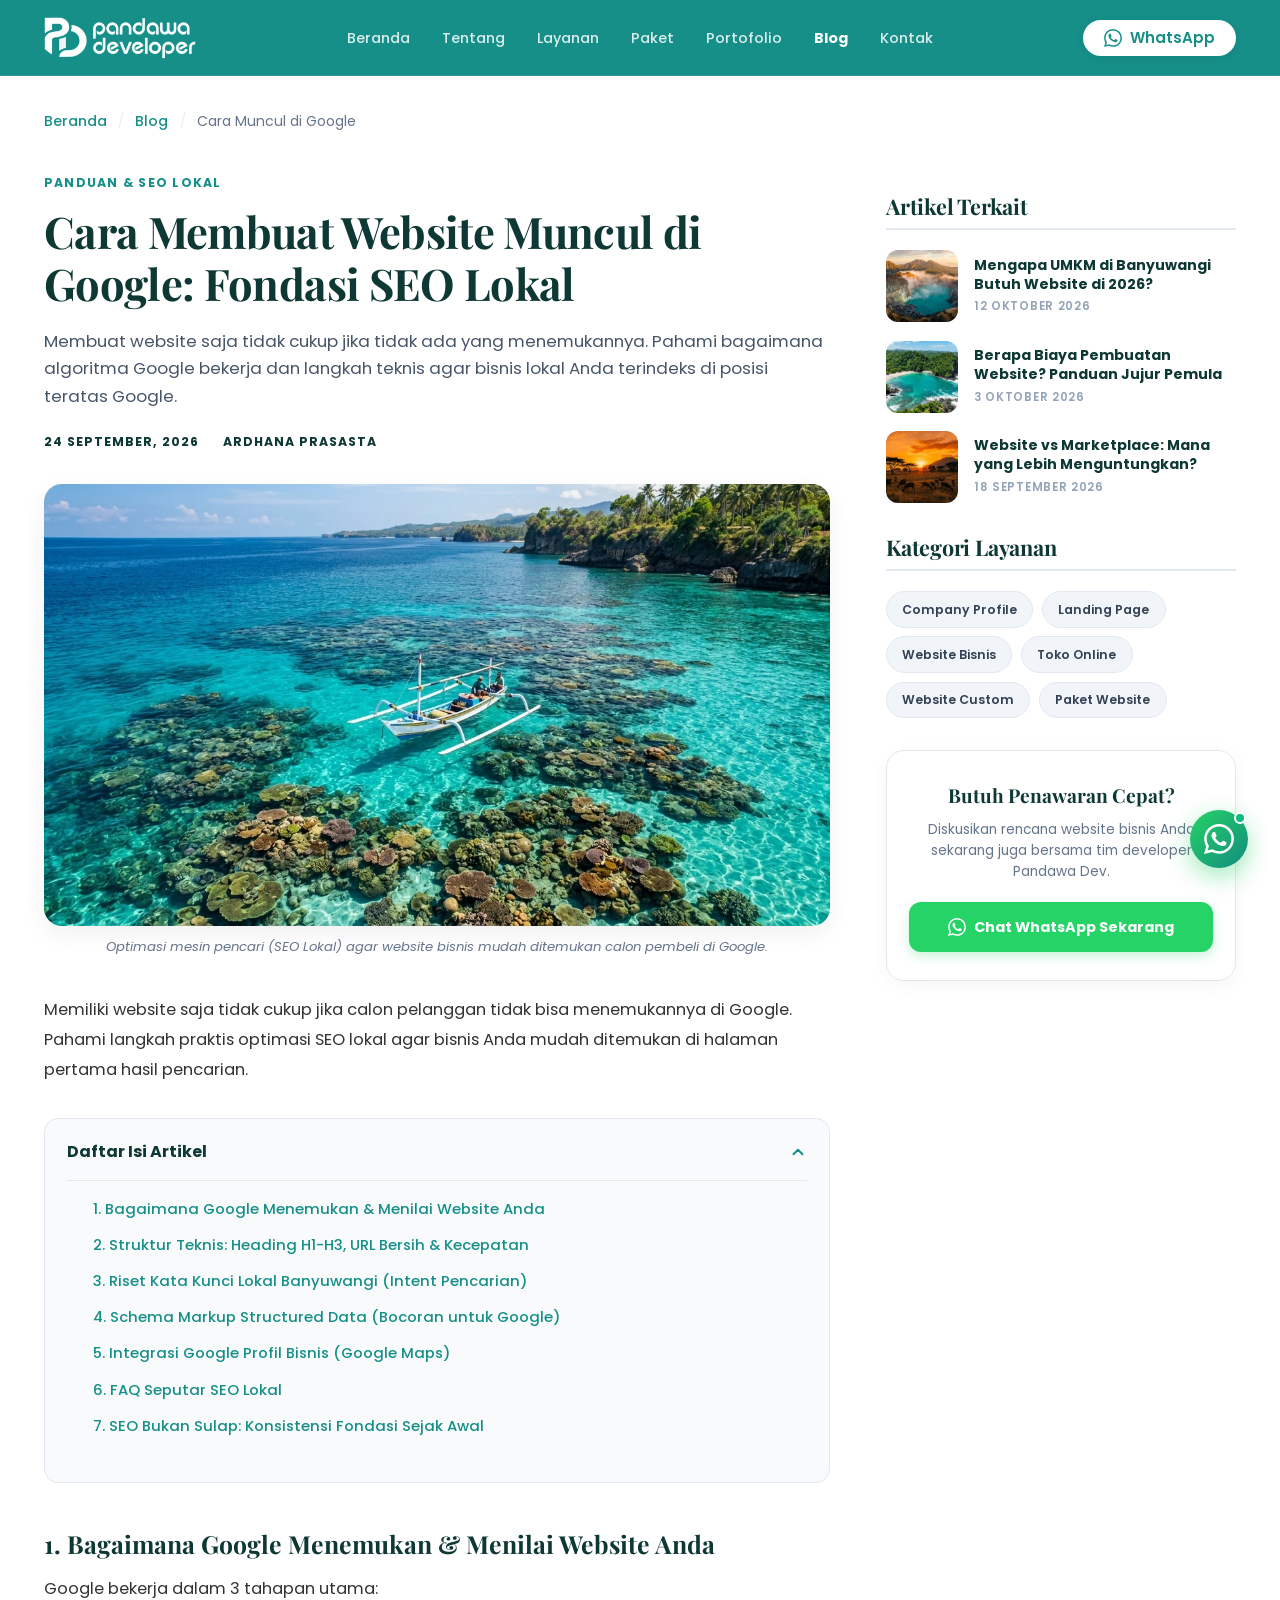
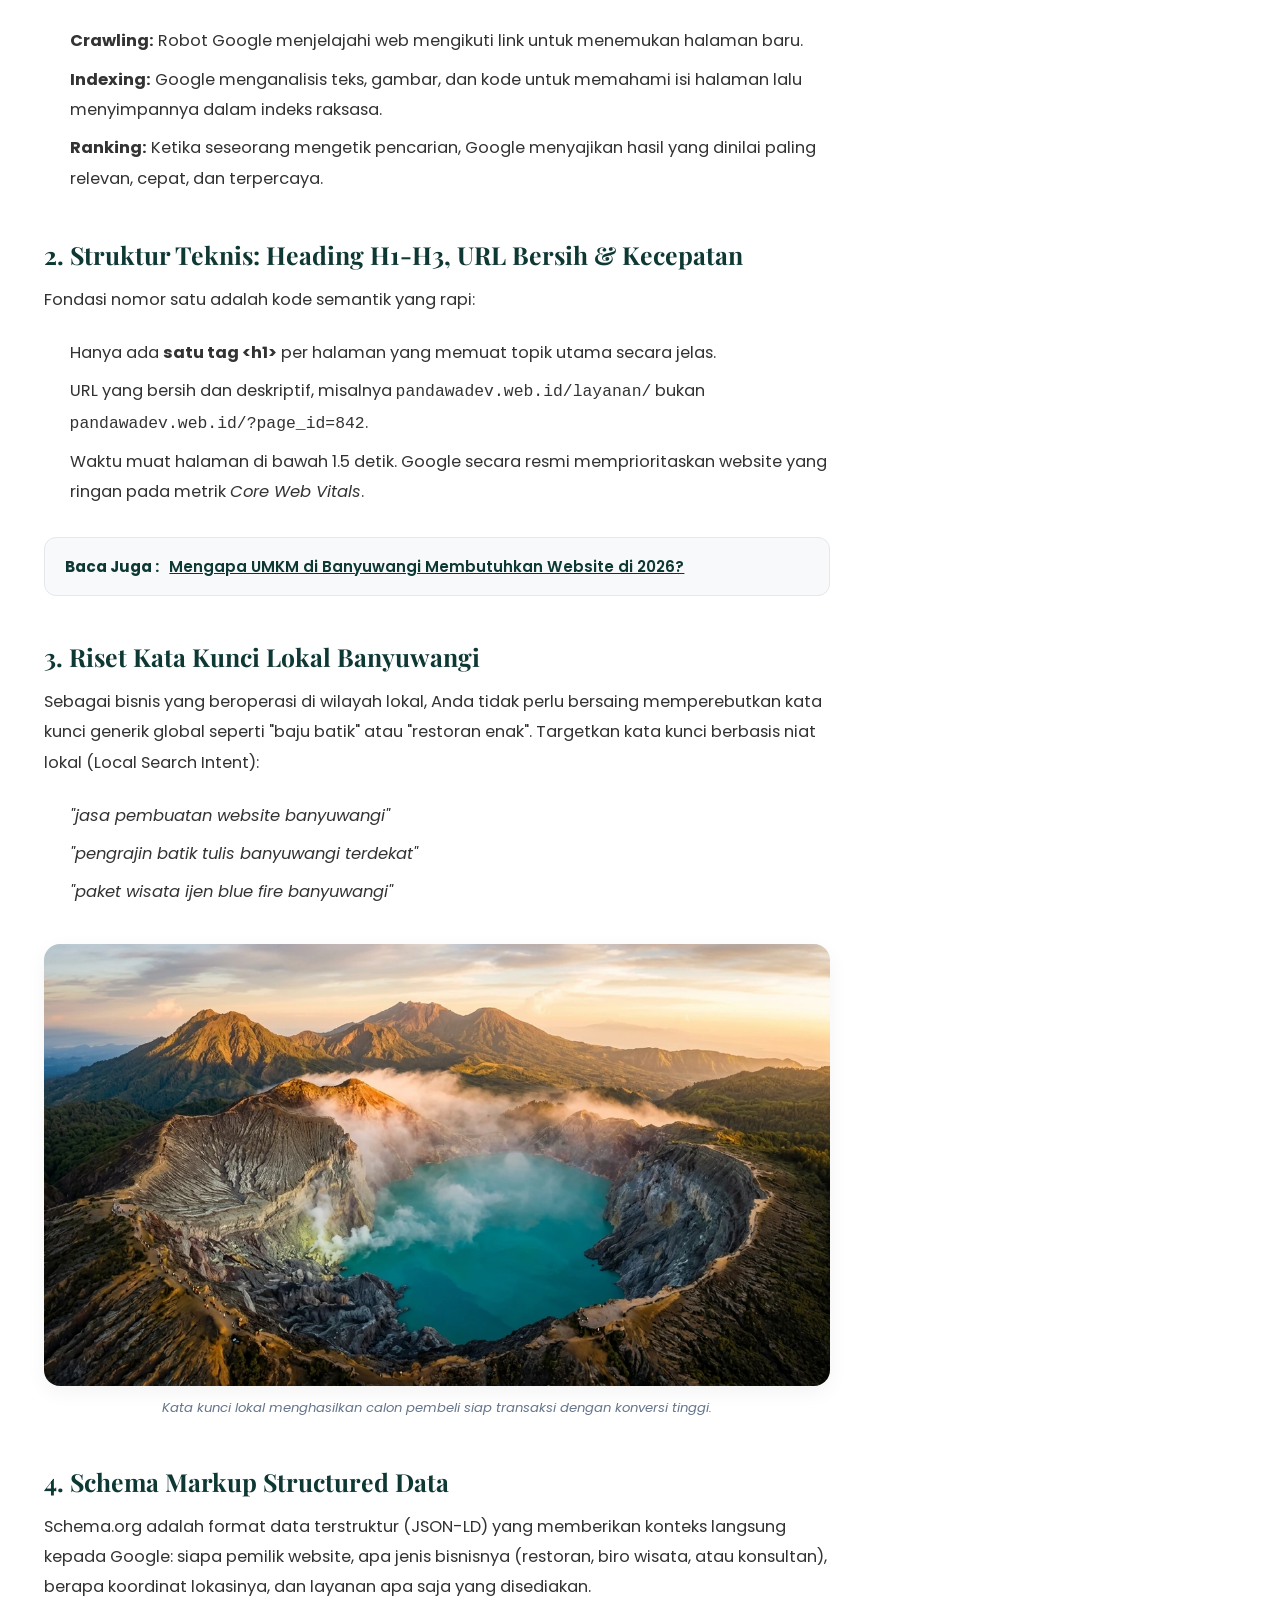
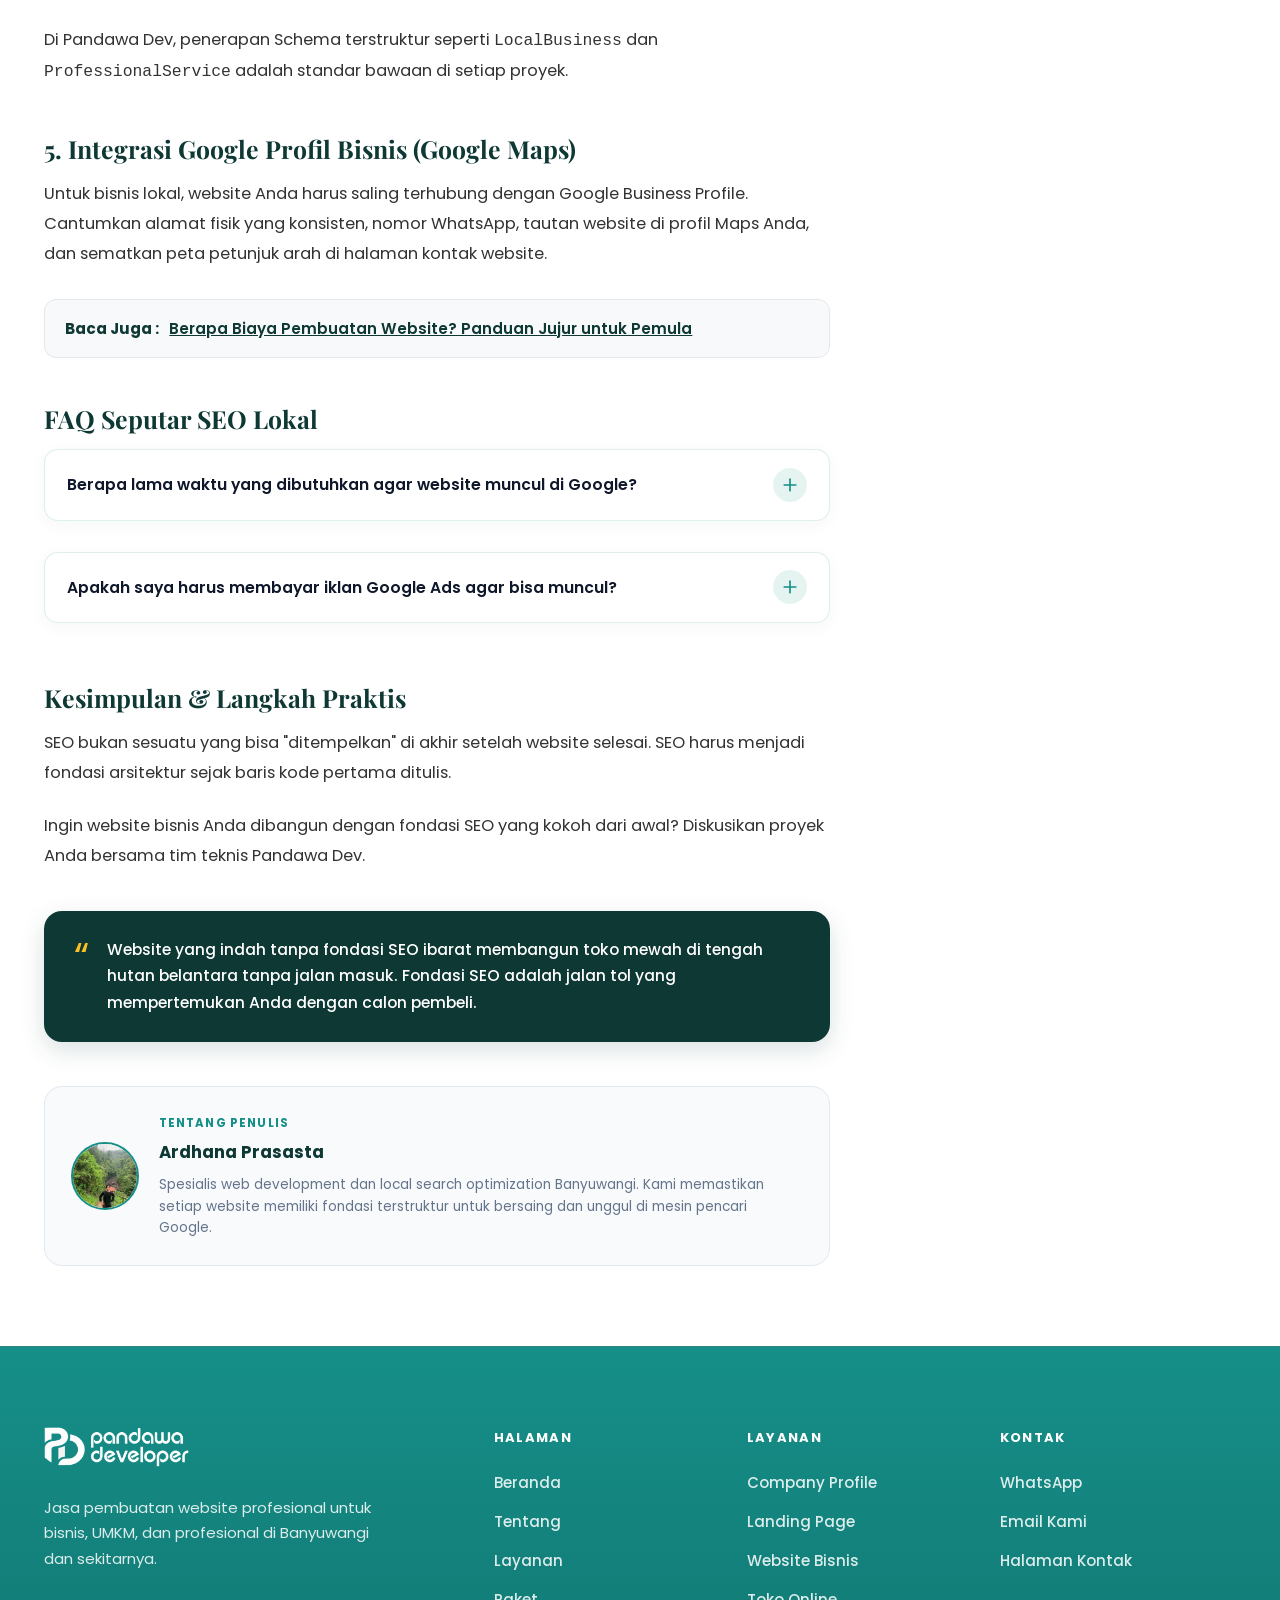
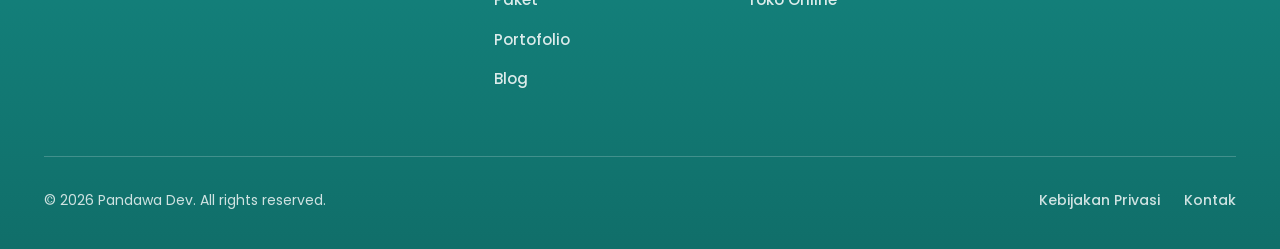
<file: blog/cara-membuat-website-muncul-di-google/index.html>
<!DOCTYPE html>
<html lang="id">
<head>
  <meta charset="UTF-8">
  <meta name="viewport" content="width=device-width, initial-scale=1.0">

  <!-- Primary Meta Tags -->
  <title>Cara Website Muncul di Google: Panduan SEO Lokal | Pandawa Dev</title>
  <meta name="description" content="Panduan langkah demi langkah agar website bisnis muncul di Google: struktur URL, heading, kata kunci lokal, Google Business, dan schema markup.">
  <meta name="author" content="Pandawa Developer">
  <link rel="canonical" href="https://pandawadev.web.id/blog/cara-membuat-website-muncul-di-google/">

  <!-- Open Graph / Facebook / WhatsApp -->
  <meta property="og:type" content="article">
  <meta property="og:url" content="https://pandawadev.web.id/blog/cara-membuat-website-muncul-di-google/">
  <meta property="og:title" content="Cara Website Muncul di Google: Panduan SEO Lokal | Pandawa Dev">
  <meta property="og:description" content="Panduan langkah demi langkah agar website bisnis muncul di Google: struktur URL, heading, kata kunci lokal, Google Business, dan schema markup.">
  <meta property="og:image" content="https://pandawadev.web.id/assets/img/og/blog-cara-membuat-website-muncul-di-google.jpg">
  <meta property="og:image:type" content="image/jpeg">
  <meta property="og:image:width" content="1200">
  <meta property="og:image:height" content="630">
  <meta property="og:image:alt" content="Cara Membuat Website Muncul di Google: Fondasi SEO Lokal">
  <meta property="og:site_name" content="Pandawa Developer">
  <meta property="og:locale" content="id_ID">
  <meta property="article:published_time" content="2026-09-24T10:00:00+07:00">
  <meta property="article:modified_time" content="2026-10-09T10:00:00+07:00">
  <meta property="article:section" content="Website &amp; SEO">

  <!-- Twitter / X -->
  <meta name="twitter:card" content="summary_large_image">
  <meta name="twitter:title" content="Cara Website Muncul di Google: Panduan SEO Lokal | Pandawa Dev">
  <meta name="twitter:description" content="Panduan langkah demi langkah agar website bisnis muncul di Google: struktur URL, heading, kata kunci lokal, Google Business, dan schema markup.">
  <meta name="twitter:image" content="https://pandawadev.web.id/assets/img/og/blog-cara-membuat-website-muncul-di-google.jpg">
  <meta name="twitter:image:alt" content="Cara Membuat Website Muncul di Google: Fondasi SEO Lokal">
  <meta name="robots" content="index, follow, max-image-preview:large, max-snippet:-1, max-video-preview:-1">

  <!-- Favicon -->
  <link rel="icon" type="image/png" href="../../assets/img/logo/favicon.png">
  <link rel="apple-touch-icon" href="../../assets/img/logo/favicon.png">
  <link rel="shortcut icon" href="../../favicon.ico">

  <!-- Main CSS -->
  <link rel="stylesheet" href="../../assets/css/main.css">

  <!-- JSON-LD (satu @graph per halaman) -->
  <script type="application/ld+json">
  {
    "@context": "https://schema.org",
    "@graph": [
      {
        "@type": "ProfessionalService",
        "@id": "https://pandawadev.web.id/#organization",
        "name": "Pandawa Developer",
        "alternateName": "Pandawa Dev",
        "url": "https://pandawadev.web.id/",
        "logo": {
          "@type": "ImageObject",
          "@id": "https://pandawadev.web.id/#logo",
          "url": "https://pandawadev.web.id/assets/img/logo/logo-schema.png",
          "contentUrl": "https://pandawadev.web.id/assets/img/logo/logo-schema.png",
          "width": 512,
          "height": 512
        },
        "image": "https://pandawadev.web.id/assets/img/about.webp",
        "description": "Studio jasa pembuatan website profesional di Banyuwangi: company profile, landing page, dan toko online yang responsif, cepat, dan SEO-friendly.",
        "telephone": "+6285748319655",
        "email": "halo@pandawadev.web.id",
        "priceRange": "Rp 850.000 - Rp 2.950.000",
        "hasMap": "https://maps.app.goo.gl/tY8xszkpeya6heZh7",
        "address": {
          "@type": "PostalAddress",
          "streetAddress": "M6W5+Q7W Gendoh",
          "addressLocality": "Banyuwangi",
          "addressRegion": "Jawa Timur",
          "postalCode": "68468",
          "addressCountry": "ID"
        },
        "geo": {
          "@type": "GeoCoordinates",
          "latitude": -8.303004,
          "longitude": 114.208215
        },
        "areaServed": [
          {
            "@type": "City",
            "name": "Banyuwangi"
          },
          {
            "@type": "AdministrativeArea",
            "name": "Kecamatan Rogojampi"
          },
          {
            "@type": "AdministrativeArea",
            "name": "Kecamatan Genteng"
          },
          {
            "@type": "AdministrativeArea",
            "name": "Kecamatan Glenmore"
          },
          {
            "@type": "AdministrativeArea",
            "name": "Kabupaten Situbondo"
          },
          {
            "@type": "AdministrativeArea",
            "name": "Kabupaten Jember"
          },
          {
            "@type": "State",
            "name": "Jawa Timur"
          },
          {
            "@type": "Country",
            "name": "Indonesia"
          }
        ],
        "openingHoursSpecification": [
          {
            "@type": "OpeningHoursSpecification",
            "dayOfWeek": [
              "Monday",
              "Tuesday",
              "Wednesday",
              "Thursday",
              "Friday",
              "Saturday",
              "Sunday"
            ],
            "opens": "08:00",
            "closes": "21:00"
          }
        ],
        "contactPoint": {
          "@type": "ContactPoint",
          "telephone": "+6285748319655",
          "contactType": "customer service",
          "areaServed": "ID",
          "availableLanguage": "Indonesian",
          "url": "https://wa.me/6285748319655"
        }
      },
      {
        "@type": "WebSite",
        "@id": "https://pandawadev.web.id/#website",
        "url": "https://pandawadev.web.id/",
        "name": "Pandawa Developer",
        "alternateName": "Pandawa Dev",
        "description": "Studio jasa pembuatan website profesional di Banyuwangi.",
        "inLanguage": "id-ID",
        "publisher": {
          "@id": "https://pandawadev.web.id/#organization"
        }
      },
      {
        "@type": "WebPage",
        "@id": "https://pandawadev.web.id/blog/cara-membuat-website-muncul-di-google/#webpage",
        "url": "https://pandawadev.web.id/blog/cara-membuat-website-muncul-di-google/",
        "name": "Cara Website Muncul di Google: Panduan SEO Lokal | Pandawa Dev",
        "description": "Panduan langkah demi langkah agar website bisnis muncul di Google: struktur URL, heading, kata kunci lokal, Google Business, dan schema markup.",
        "inLanguage": "id-ID",
        "isPartOf": {
          "@id": "https://pandawadev.web.id/#website"
        },
        "about": {
          "@id": "https://pandawadev.web.id/#organization"
        },
        "primaryImageOfPage": {
          "@type": "ImageObject",
          "url": "https://pandawadev.web.id/assets/img/og/blog-cara-membuat-website-muncul-di-google.jpg",
          "width": 1200,
          "height": 630
        },
        "breadcrumb": {
          "@id": "https://pandawadev.web.id/blog/cara-membuat-website-muncul-di-google/#breadcrumb"
        },
        "mainEntity": {
          "@id": "https://pandawadev.web.id/blog/cara-membuat-website-muncul-di-google/#article"
        }
      },
      {
        "@type": "BreadcrumbList",
        "@id": "https://pandawadev.web.id/blog/cara-membuat-website-muncul-di-google/#breadcrumb",
        "itemListElement": [
          {
            "@type": "ListItem",
            "position": 1,
            "name": "Beranda",
            "item": "https://pandawadev.web.id/"
          },
          {
            "@type": "ListItem",
            "position": 2,
            "name": "Blog",
            "item": "https://pandawadev.web.id/blog/"
          },
          {
            "@type": "ListItem",
            "position": 3,
            "name": "Cara Membuat Website Muncul di Google",
            "item": "https://pandawadev.web.id/blog/cara-membuat-website-muncul-di-google/"
          }
        ]
      },
      {
        "@type": "BlogPosting",
        "@id": "https://pandawadev.web.id/blog/cara-membuat-website-muncul-di-google/#article",
        "headline": "Cara Membuat Website Muncul di Google: Fondasi SEO Lokal",
        "description": "Panduan langkah demi langkah agar website bisnis muncul di Google: struktur URL, heading, kata kunci lokal, Google Business, dan schema markup.",
        "inLanguage": "id-ID",
        "image": {
          "@type": "ImageObject",
          "url": "https://pandawadev.web.id/assets/img/og/blog-cara-membuat-website-muncul-di-google.jpg",
          "width": 1200,
          "height": 630
        },
        "datePublished": "2026-09-24T10:00:00+07:00",
        "dateModified": "2026-10-09T10:00:00+07:00",
        "author": {
          "@id": "https://pandawadev.web.id/#ardhana"
        },
        "publisher": {
          "@id": "https://pandawadev.web.id/#organization"
        },
        "mainEntityOfPage": {
          "@id": "https://pandawadev.web.id/blog/cara-membuat-website-muncul-di-google/#webpage"
        },
        "isPartOf": {
          "@type": "Blog",
          "@id": "https://pandawadev.web.id/blog/#blog",
          "name": "Blog & Panduan Website Bisnis Pandawa Dev",
          "url": "https://pandawadev.web.id/blog/"
        }
      },
      {
        "@type": "Person",
        "@id": "https://pandawadev.web.id/#ardhana",
        "name": "Ardhana Prasasta",
        "jobTitle": "Web Developer & Founder",
        "url": "https://pandawadev.web.id/tentang/",
        "image": "https://pandawadev.web.id/assets/img/blog/ardhana.jpeg",
        "worksFor": {
          "@id": "https://pandawadev.web.id/#organization"
        }
      },
      {
        "@type": "FAQPage",
        "@id": "https://pandawadev.web.id/blog/cara-membuat-website-muncul-di-google/#faq",
        "isPartOf": {
          "@id": "https://pandawadev.web.id/blog/cara-membuat-website-muncul-di-google/#webpage"
        },
        "mainEntityOfPage": {
          "@id": "https://pandawadev.web.id/blog/cara-membuat-website-muncul-di-google/#webpage"
        },
        "mainEntity": [
          {
            "@type": "Question",
            "name": "Berapa lama waktu yang dibutuhkan agar website muncul di Google?",
            "acceptedAnswer": {
              "@type": "Answer",
              "text": "Google biasanya memerlukan waktu antara 3 hari hingga 2 minggu untuk proses crawling dan indeks awal. Peringkat di halaman pertama untuk kata kunci lokal spesifik biasanya terlihat dalam waktu 1 hingga 3 bulan tergantung persaingan."
            }
          },
          {
            "@type": "Question",
            "name": "Apakah saya harus membayar iklan Google Ads agar bisa muncul?",
            "acceptedAnswer": {
              "@type": "Answer",
              "text": "Tidak wajib. SEO organik berfokus pada hasil pencarian alami tanpa bayar klik. Sekali website Anda memiliki peringkat bagus di Google, Anda mendapatkan kunjungan calon pembeli secara gratis setiap hari."
            }
          }
        ]
      }
    ]
  }
  </script>
</head>
<body>

<header>
  <nav class="navbar navbar-teal" id="navbar" role="navigation" aria-label="Navigasi utama">
    <div class="container navbar-inner">
      <a href="/" class="navbar-logo" aria-label="Pandawa Developer - Beranda">
          <img src="../../assets/img/logo/logo.png" alt="Pandawa Developer" class="navbar-logo-img" width="152" height="42">
        </a>
      <div class="navbar-nav">
        <a href="/">Beranda</a>
        <a href="/tentang/">Tentang</a>
        <a href="/layanan/">Layanan</a>
        <a href="/paket/">Paket</a>
        <a href="/portofolio/">Portofolio</a>
        <a href="/blog/" class="active">Blog</a>
        <a href="/kontak/">Kontak</a>
      </div>
      <div class="navbar-cta">
        <a href="https://wa.me/6285748319655?text=Halo%20Pandawa%20Dev%2C%20saya%20ingin%20konsultasi%20SEO%20website." class="btn-pill-white" id="cta-navbar" data-wa="navbar" target="_blank" rel="noopener"><svg width="18" height="18" viewBox="0 0 24 24" fill="currentColor" aria-hidden="true"><path d="M17.472 14.382c-.297-.149-1.758-.867-2.03-.967-.273-.099-.471-.148-.67.15-.197.297-.767.966-.94 1.164-.173.199-.347.223-.644.075-.297-.15-1.255-.463-2.39-1.475-.883-.788-1.48-1.761-1.653-2.059-.173-.297-.018-.458.13-.606.134-.133.298-.347.446-.52.149-.174.198-.298.298-.497.099-.198.05-.371-.025-.52-.075-.149-.669-1.612-.916-2.207-.242-.579-.487-.5-.669-.51-.173-.008-.371-.01-.57-.01-.198 0-.52.074-.792.372-.272.297-1.04 1.016-1.04 2.479 0 1.462 1.065 2.875 1.213 3.074.149.198 2.096 3.2 5.077 4.487.709.306 1.262.489 1.694.625.712.227 1.36.195 1.871.118.571-.085 1.758-.719 2.006-1.413.248-.694.248-1.289.173-1.413-.074-.124-.272-.198-.57-.347m-5.421 7.403h-.004a9.87 9.87 0 01-5.031-1.378l-.361-.214-3.741.982.998-3.648-.235-.374a9.86 9.86 0 01-1.51-5.26c.001-5.45 4.436-9.884 9.888-9.884 2.64 0 5.122 1.03 6.988 2.898a9.825 9.825 0 012.893 6.994c-.003 5.45-4.437 9.884-9.885 9.884m8.413-18.297A11.815 11.815 0 0012.05 0C5.495 0 .16 5.335.157 11.892c0 2.096.547 4.142 1.588 5.945L.057 24l6.305-1.654a11.882 11.882 0 005.683 1.448h.005c6.554 0 11.89-5.335 11.893-11.893a11.821 11.821 0 00-3.48-8.413z"/></svg><span>WhatsApp</span></a>
        <button class="navbar-toggle" id="navbar-toggle" aria-expanded="false" aria-controls="navbar-mobile" aria-label="Buka menu">
          <svg width="24" height="24" viewBox="0 0 24 24" fill="none" stroke="currentColor" stroke-width="2" stroke-linecap="round" stroke-linejoin="round"><line x1="3" y1="6" x2="21" y2="6"/><line x1="3" y1="12" x2="21" y2="12"/><line x1="3" y1="18" x2="21" y2="18"/></svg>
        </button>
      </div>
    </div>
  </nav>
  <div class="navbar-mobile" id="navbar-mobile" aria-hidden="true">
      <div class="navbar-mobile-header">
        <a href="/" class="navbar-mobile-brand" aria-label="Pandawa Developer">
          <img src="../../assets/img/logo/logo.png" alt="Pandawa Developer" class="navbar-mobile-logo" width="140" height="38">
        </a>
        <button type="button" class="navbar-mobile-close" id="navbarMobileClose" aria-label="Tutup menu">
            <svg width="24" height="24" viewBox="0 0 24 24" fill="none" stroke="currentColor" stroke-width="2.5" stroke-linecap="round" stroke-linejoin="round">
              <line x1="18" y1="6" x2="6" y2="18"/>
              <line x1="6" y1="6" x2="18" y2="18"/>
            </svg>
          </button>
      </div>

      <nav class="navbar-mobile-nav" aria-label="Navigasi Menu Mobile">
        <div class="navbar-mobile-item">
          <a href="/" class="navbar-mobile-link ">Beranda</a>
        </div>
        <div class="navbar-mobile-item">
          <a href="/tentang/" class="navbar-mobile-link ">Tentang</a>
        </div>
        <div class="navbar-mobile-item">
          <a href="/layanan/" class="navbar-mobile-link">Layanan</a>
        </div>
        <div class="navbar-mobile-item">
          <a href="/paket/" class="navbar-mobile-link">Paket</a>
        </div>
        <div class="navbar-mobile-item">
          <a href="/portofolio/" class="navbar-mobile-link">Portofolio</a>
        </div>
        <div class="navbar-mobile-item">
          <a href="/blog/" class="navbar-mobile-link active">Blog</a>
        </div>
        <div class="navbar-mobile-item">
          <a href="/kontak/" class="navbar-mobile-link">Kontak</a>
        </div>
      </nav>
      <div class="navbar-mobile-footer">
        <a href="https://wa.me/6285748319655?text=Halo%20Pandawa%20Dev%2C%20saya%20ingin%20konsultasi%20pembuatan%20website."
          class="navbar-mobile-cta" target="_blank" rel="noopener">
          <svg width="20" height="20" viewBox="0 0 24 24" fill="currentColor" aria-hidden="true">
            <path d="M17.472 14.382c-.297-.149-1.758-.867-2.03-.967-.273-.099-.471-.148-.67.15-.197.297-.767.966-.94 1.164-.173.199-.347.223-.644.075-.297-.15-1.255-.463-2.39-1.475-.883-.788-1.48-1.761-1.653-2.059-.173-.297-.018-.458.13-.606.134-.133.298-.347.446-.52.149-.174.198-.298.298-.497.099-.198.05-.371-.025-.52-.075-.149-.669-1.612-.916-2.207-.242-.579-.487-.5-.669-.51-.173-.008-.371-.01-.57-.01-.198 0-.52.074-.792.372-.272.297-1.04 1.016-1.04 2.479 0 1.462 1.065 2.875 1.213 3.074.149.198 2.096 3.2 5.077 4.487.709.306 1.262.489 1.694.625.712.227 1.36.195 1.871.118.571-.085 1.758-.719 2.006-1.413.248-.694.248-1.289.173-1.413-.074-.124-.272-.198-.57-.347m-5.421 7.403h-.004a9.87 9.87 0 01-5.031-1.378l-.361-.214-3.741.982.998-3.648-.235-.374a9.86 9.86 0 01-1.51-5.26c.001-5.45 4.436-9.884 9.888-9.884 2.64 0 5.122 1.03 6.988 2.898a9.825 9.825 0 012.893 6.994c-.003 5.45-4.437 9.884-9.885 9.884m8.413-18.297A11.815 11.815 0 0012.05 0C5.495 0 .16 5.335.157 11.892c0 2.096.547 4.142 1.588 5.945L.057 24l6.305-1.654a11.882 11.882 0 005.683 1.448h.005c6.554 0 11.89-5.335 11.893-11.893a11.821 11.821 0 00-3.48-8.413z"/>
          </svg>
          <span>WhatsApp</span>
        </a>
      </div>
    </div>
  </header>

<main id="main-content">

  <section class="article-detail-section" aria-label="Detail Artikel">
    <div class="container">

      <!-- BREADCRUMB (STRUKTUR DI ATAS DUA KOLOM, SEPERTI REFERENSI) -->
      <nav class="article-breadcrumb-top" aria-label="Breadcrumb">
        <a href="/">Beranda</a>
        <span class="breadcrumb-sep">/</span>
        <a href="/blog/">Blog</a>
        <span class="breadcrumb-sep">/</span>
        <span class="breadcrumb-current">Cara Muncul di Google</span>
      </nav>

      <!-- DUA KOLOM: KONTEN KIRI & SIDEBAR KANAN SEJAJAR DENGAN JUDUL -->
      <div class="article-layout-grid">

        <!-- LEFT COLUMN: HEADER + IMAGE + CONTENT -->
        <article class="article-main-col">

          <!-- EYEBROW, TITLE, DESC, META -->
          <span class="article-eyebrow">PANDUAN &amp; SEO LOKAL</span>
          <h1 class="article-main-title">Cara Membuat Website Muncul di Google: Fondasi SEO Lokal</h1>
          <p class="article-lead-desc">
            Membuat website saja tidak cukup jika tidak ada yang menemukannya. Pahami bagaimana algoritma Google bekerja dan langkah teknis agar bisnis lokal Anda terindeks di posisi teratas Google.
          </p>
          <div class="article-meta-row">
            <span>24 SEPTEMBER, 2026</span>
            <span>ARDHANA PRASASTA</span>
          </div>

          <!-- FEATURED FIGURE & CAPTION -->
          <figure class="article-featured-figure">
            <img src="../../assets/img/service-landing.webp" alt="Cara Membuat Website Muncul di Google: Fondasi SEO Lokal" class="article-featured-img" width="1200" height="675" loading="eager">
            <figcaption class="article-img-caption">Optimasi mesin pencari (SEO Lokal) agar website bisnis mudah ditemukan calon pembeli di Google.</figcaption>
          </figure>

          <!-- BODY TEXT -->
          <div class="article-body-text">
            <p>
              Memiliki website saja tidak cukup jika calon pelanggan tidak bisa menemukannya di Google. Pahami langkah praktis optimasi SEO lokal agar bisnis Anda mudah ditemukan di halaman pertama hasil pencarian.
            </p>

            <!-- ACCORDION TABLE OF CONTENTS -->
            <details class="article-toc-box" open>
              <summary class="article-toc-header">
                <span>Daftar Isi Artikel</span>
                <svg class="toc-chevron" width="18" height="18" viewBox="0 0 24 24" fill="none" stroke="currentColor" stroke-width="2.5" stroke-linecap="round" stroke-linejoin="round">
                  <polyline points="6 9 12 15 18 9"/>
                </svg>
              </summary>
              <ul class="article-toc-list">
                <li><a href="#cara-kerja-google">1. Bagaimana Google Menemukan &amp; Menilai Website Anda</a></li>
                <li><a href="#struktur-teknis">2. Struktur Teknis: Heading H1-H3, URL Bersih &amp; Kecepatan</a></li>
                <li><a href="#kata-kunci-lokal">3. Riset Kata Kunci Lokal Banyuwangi (Intent Pencarian)</a></li>
                <li><a href="#schema-markup">4. Schema Markup Structured Data (Bocoran untuk Google)</a></li>
                <li><a href="#google-business">5. Integrasi Google Profil Bisnis (Google Maps)</a></li>
                <li><a href="#faq">6. FAQ Seputar SEO Lokal</a></li>
                <li><a href="#kesimpulan-seo">7. SEO Bukan Sulap: Konsistensi Fondasi Sejak Awal</a></li>
              </ul>
            </details>

            <h2 id="cara-kerja-google">1. Bagaimana Google Menemukan &amp; Menilai Website Anda</h2>
            <p>
              Google bekerja dalam 3 tahapan utama:
            </p>
            <ol>
              <li><strong>Crawling:</strong> Robot Google menjelajahi web mengikuti link untuk menemukan halaman baru.</li>
              <li><strong>Indexing:</strong> Google menganalisis teks, gambar, dan kode untuk memahami isi halaman lalu menyimpannya dalam indeks raksasa.</li>
              <li><strong>Ranking:</strong> Ketika seseorang mengetik pencarian, Google menyajikan hasil yang dinilai paling relevan, cepat, dan terpercaya.</li>
            </ol>

            <h2 id="struktur-teknis">2. Struktur Teknis: Heading H1-H3, URL Bersih &amp; Kecepatan</h2>
            <p>
              Fondasi nomor satu adalah kode semantik yang rapi:
            </p>
            <ul>
              <li>Hanya ada <strong>satu tag &lt;h1&gt;</strong> per halaman yang memuat topik utama secara jelas.</li>
              <li>URL yang bersih dan deskriptif, misalnya <code>pandawadev.web.id/layanan/</code> bukan <code>pandawadev.web.id/?page_id=842</code>.</li>
              <li>Waktu muat halaman di bawah 1.5 detik. Google secara resmi memprioritaskan website yang ringan pada metrik <em>Core Web Vitals</em>.</li>
            </ul>

            <!-- INLINE BACA JUGA -->
            <div class="article-baca-juga">
              <strong>Baca Juga :</strong> <a href="/blog/mengapa-umkm-butuh-website/">Mengapa UMKM di Banyuwangi Membutuhkan Website di 2026?</a>
            </div>

            <h2 id="kata-kunci-lokal">3. Riset Kata Kunci Lokal Banyuwangi</h2>
            <p>
              Sebagai bisnis yang beroperasi di wilayah lokal, Anda tidak perlu bersaing memperebutkan kata kunci generik global seperti "baju batik" atau "restoran enak". Targetkan kata kunci berbasis niat lokal (Local Search Intent):
            </p>
            <ul>
              <li><em>"jasa pembuatan website banyuwangi"</em></li>
              <li><em>"pengrajin batik tulis banyuwangi terdekat"</em></li>
              <li><em>"paket wisata ijen blue fire banyuwangi"</em></li>
            </ul>

            <!-- IN-CONTENT SECONDARY FIGURE -->
            <figure class="article-secondary-figure">
              <img src="../../assets/img/service-company.webp" alt="Riset Kata Kunci Lokal Banyuwangi" width="1200" height="675" loading="lazy">
              <figcaption class="article-img-caption">Kata kunci lokal menghasilkan calon pembeli siap transaksi dengan konversi tinggi.</figcaption>
            </figure>

            <h2 id="schema-markup">4. Schema Markup Structured Data</h2>
            <p>
              Schema.org adalah format data terstruktur (JSON-LD) yang memberikan konteks langsung kepada Google: siapa pemilik website, apa jenis bisnisnya (restoran, biro wisata, atau konsultan), berapa koordinat lokasinya, dan layanan apa saja yang disediakan.
            </p>
            <p>
              Di Pandawa Dev, penerapan Schema terstruktur seperti <code>LocalBusiness</code> dan <code>ProfessionalService</code> adalah standar bawaan di setiap proyek.
            </p>

            <h2 id="google-business">5. Integrasi Google Profil Bisnis (Google Maps)</h2>
            <p>
              Untuk bisnis lokal, website Anda harus saling terhubung dengan Google Business Profile. Cantumkan alamat fisik yang konsisten, nomor WhatsApp, tautan website di profil Maps Anda, dan sematkan peta petunjuk arah di halaman kontak website.
            </p>

            <!-- INLINE BACA JUGA -->
            <div class="article-baca-juga">
              <strong>Baca Juga :</strong> <a href="/blog/biaya-pembuatan-website/">Berapa Biaya Pembuatan Website? Panduan Jujur untuk Pemula</a>
            </div>

            <!-- FAQ SECTION -->
            <div class="article-faq-section" id="faq">
              <h2 class="article-section-heading">FAQ Seputar SEO Lokal</h2>
              <div class="faq-list">
                <div class="faq-item">
                  <button class="faq-question" type="button" aria-expanded="false">
                    Berapa lama waktu yang dibutuhkan agar website muncul di Google?
                    <svg class="faq-icon" viewBox="0 0 24 24" fill="none" stroke="currentColor" stroke-width="2" stroke-linecap="round" stroke-linejoin="round"><line x1="12" y1="5" x2="12" y2="19"/><line x1="5" y1="12" x2="19" y2="12"/></svg>
                  </button>
                  <div class="faq-answer">
                    <p>Google biasanya memerlukan waktu antara 3 hari hingga 2 minggu untuk proses crawling dan indeks awal. Peringkat di halaman pertama untuk kata kunci lokal spesifik biasanya terlihat dalam waktu 1 hingga 3 bulan tergantung persaingan.</p>
                  </div>
                </div>
                <div class="faq-item">
                  <button class="faq-question" type="button" aria-expanded="false">
                    Apakah saya harus membayar iklan Google Ads agar bisa muncul?
                    <svg class="faq-icon" viewBox="0 0 24 24" fill="none" stroke="currentColor" stroke-width="2" stroke-linecap="round" stroke-linejoin="round"><line x1="12" y1="5" x2="12" y2="19"/><line x1="5" y1="12" x2="19" y2="12"/></svg>
                  </button>
                  <div class="faq-answer">
                    <p>Tidak wajib. SEO organik berfokus pada hasil pencarian alami tanpa bayar klik. Sekali website Anda memiliki peringkat bagus di Google, Anda mendapatkan kunjungan calon pembeli secara gratis setiap hari.</p>
                  </div>
                </div>
              </div>
            </div>

            <!-- KESIMPULAN -->
            <div class="article-kesimpulan-section" id="kesimpulan-seo">
              <h2 class="article-section-heading">Kesimpulan &amp; Langkah Praktis</h2>
              <p>
                SEO bukan sesuatu yang bisa "ditempelkan" di akhir setelah website selesai. SEO harus menjadi fondasi arsitektur sejak baris kode pertama ditulis.
              </p>
              <p>
                Ingin website bisnis Anda dibangun dengan fondasi SEO yang kokoh dari awal? Diskusikan proyek Anda bersama tim teknis Pandawa Dev.
              </p>
            </div>

            <!-- HIGHLIGHTED QUOTE CALLOUT -->
            <div class="article-quote-callout">
              <span class="quote-callout-icon" aria-hidden="true">“</span>
              <p class="quote-callout-text">
                Website yang indah tanpa fondasi SEO ibarat membangun toko mewah di tengah hutan belantara tanpa jalan masuk. Fondasi SEO adalah jalan tol yang mempertemukan Anda dengan calon pembeli.
              </p>
            </div>

            <!-- AUTHOR BOX -->
            <div class="article-author-card">
              <div class="author-avatar-wrap">
                <img src="../../assets/img/blog/ardhana.jpeg" alt="Ardhana Prasasta" class="author-avatar-img" width="68" height="68">
              </div>
              <div class="author-details">
                <span class="author-label">TENTANG PENULIS</span>
                <h4 class="author-name">Ardhana Prasasta</h4>
                <p class="author-bio">
                  Spesialis web development dan local search optimization Banyuwangi. Kami memastikan setiap website memiliki fondasi terstruktur untuk bersaing dan unggul di mesin pencari Google.
                </p>
              </div>
            </div>
          </div>
        </article>

        <!-- RIGHT COLUMN: SIDEBAR STACK (SEJAJAR TEPAT DENGAN JUDUL ARTIKEL) -->
        <aside class="article-sidebar-col">
          <div class="article-sidebar-sticky">

            <!-- WIDGET 1: ARTIKEL TERKAIT -->
            <div class="sidebar-widget">
              <h3 class="sidebar-widget-title">Artikel Terkait</h3>
              <div class="related-posts-list">
                <a href="/blog/mengapa-umkm-butuh-website/" class="related-post-item">
                  <img src="../../assets/img/service-company.webp" alt="Mengapa UMKM di Banyuwangi Butuh Website di 2026?" class="related-post-thumb" width="72" height="72" loading="lazy">
                  <div class="related-post-info">
                    <h4 class="related-post-title">Mengapa UMKM di Banyuwangi Butuh Website di 2026?</h4>
                    <span class="related-post-date">12 OKTOBER 2026</span>
                  </div>
                </a>
                <a href="/blog/biaya-pembuatan-website/" class="related-post-item">
                  <img src="../../assets/img/service-custom.webp" alt="Berapa Biaya Pembuatan Website? Panduan Jujur Pemula" class="related-post-thumb" width="72" height="72" loading="lazy">
                  <div class="related-post-info">
                    <h4 class="related-post-title">Berapa Biaya Pembuatan Website? Panduan Jujur Pemula</h4>
                    <span class="related-post-date">3 OKTOBER 2026</span>
                  </div>
                </a>
                <a href="/blog/website-vs-marketplace/" class="related-post-item">
                  <img src="../../assets/img/service-ecommerce.webp" alt="Website vs Marketplace: Mana yang Lebih Menguntungkan?" class="related-post-thumb" width="72" height="72" loading="lazy">
                  <div class="related-post-info">
                    <h4 class="related-post-title">Website vs Marketplace: Mana yang Lebih Menguntungkan?</h4>
                    <span class="related-post-date">18 SEPTEMBER 2026</span>
                  </div>
                </a>
              </div>
            </div>

            <!-- WIDGET 2: KATEGORI LAYANAN -->
            <div class="sidebar-widget">
              <h3 class="sidebar-widget-title">Kategori Layanan</h3>
              <div class="sidebar-category-tags">
                <a href="/layanan/#company-profile" class="category-tag-pill">Company Profile</a>
                <a href="/layanan/#landing-page" class="category-tag-pill">Landing Page</a>
                <a href="/layanan/#website-bisnis" class="category-tag-pill">Website Bisnis</a>
                <a href="/layanan/#toko-online" class="category-tag-pill">Toko Online</a>
                <a href="/layanan/#custom" class="category-tag-pill">Website Custom</a>
                <a href="/paket/" class="category-tag-pill">Paket Website</a>
              </div>
            </div>

            <!-- WIDGET 3: CTA BUTUH PENAWARAN CEPAT -->
            <div class="sidebar-cta-card">
              <h4 class="sidebar-cta-title">Butuh Penawaran Cepat?</h4>
              <p class="sidebar-cta-desc">Diskusikan rencana website bisnis Anda sekarang juga bersama tim developer Pandawa Dev.</p>
              <a href="https://wa.me/6285748319655?text=Halo%20Pandawa%20Dev%2C%20saya%20tertarik%20konsultasi%20pembuatan%20website%20bisnis." class="btn-sidebar-wa" target="_blank" rel="noopener">
                <svg width="18" height="18" viewBox="0 0 24 24" fill="currentColor" aria-hidden="true"><path d="M17.472 14.382c-.297-.149-1.758-.867-2.03-.967-.273-.099-.471-.148-.67.15-.197.297-.767.966-.94 1.164-.173.199-.347.223-.644.075-.297-.15-1.255-.463-2.39-1.475-.883-.788-1.48-1.761-1.653-2.059-.173-.297-.018-.458.13-.606.134-.133.298-.347.446-.52.149-.174.198-.298.298-.497.099-.198.05-.371-.025-.52-.075-.149-.669-1.612-.916-2.207-.242-.579-.487-.5-.669-.51-.173-.008-.371-.01-.57-.01-.198 0-.52.074-.792.372-.272.297-1.04 1.016-1.04 2.479 0 1.462 1.065 2.875 1.213 3.074.149.198 2.096 3.2 5.077 4.487.709.306 1.262.489 1.694.625.712.227 1.36.195 1.871.118.571-.085 1.758-.719 2.006-1.413.248-.694.248-1.289.173-1.413-.074-.124-.272-.198-.57-.347m-5.421 7.403h-.004a9.87 9.87 0 01-5.031-1.378l-.361-.214-3.741.982.998-3.648-.235-.374a9.86 9.86 0 01-1.51-5.26c.001-5.45 4.436-9.884 9.888-9.884 2.64 0 5.122 1.03 6.988 2.898a9.825 9.825 0 012.893 6.994c-.003 5.45-4.437 9.884-9.885 9.884m8.413-18.297A11.815 11.815 0 0012.05 0C5.495 0 .16 5.335.157 11.892c0 2.096.547 4.142 1.588 5.945L.057 24l6.305-1.654a11.882 11.882 0 005.683 1.448h.005c6.554 0 11.89-5.335 11.893-11.893a11.821 11.821 0 00-3.48-8.413z"/></svg>
                <span>Chat WhatsApp Sekarang</span>
              </a>
            </div>

          </div>
        </aside>

      </div>
    </div>
  </section>

</main>

<footer class="footer" role="contentinfo">
  <div class="container">
    <div class="footer-grid">
      <div>
        <a href="/" class="footer-brand-logo" aria-label="Pandawa Developer - Beranda">
            <img src="../../assets/img/logo/logo.png" alt="Pandawa Developer" class="footer-logo-img" width="160" height="44">
          </a>
        <p class="footer-brand-desc">Jasa pembuatan website profesional untuk bisnis, UMKM, dan profesional di Banyuwangi dan sekitarnya.</p>
      </div>
      <div>
        <div class="footer-heading">Halaman</div>
        <ul class="footer-links">
          <li><a href="/">Beranda</a></li>
          <li><a href="/tentang/">Tentang</a></li>
          <li><a href="/layanan/">Layanan</a></li>
            <li><a href="/paket/">Paket</a></li>
            <li><a href="/portofolio/">Portofolio</a></li>
          <li><a href="/blog/">Blog</a></li>
        </ul>
      </div>
      <div>
        <div class="footer-heading">Layanan</div>
        <ul class="footer-links">
          <li><a href="/layanan/#company-profile">Company Profile</a></li>
          <li><a href="/layanan/#landing-page">Landing Page</a></li>
          <li><a href="/layanan/#website-bisnis">Website Bisnis</a></li>
          <li><a href="/layanan/#toko-online">Toko Online</a></li>
        </ul>
      </div>
      <div>
        <div class="footer-heading">Kontak</div>
        <ul class="footer-links">
          <li><a href="https://wa.me/6285748319655" target="_blank" rel="noopener">WhatsApp</a></li>
          <li><a href="mailto:halo@pandawadev.web.id">Email Kami</a></li>
          <li><a href="/kontak/">Halaman Kontak</a></li>
        </ul>
      </div>
    </div>
    <div class="footer-bottom">
      <p class="footer-copy">&#169; 2026 Pandawa Dev. All rights reserved.</p>
      <div class="footer-bottom-links">
        <a href="/kebijakan-privasi/">Kebijakan Privasi</a>
        <a href="/kontak/">Kontak</a>
      </div>
    </div>
  </div>
</footer>

<!-- Floating WhatsApp Widget & Interactive Popup -->
    <!-- Circular Scroll-to-Top with Progress Indicator -->
  <button type="button" class="scroll-top-btn" id="scrollTopBtn" aria-label="Kembali ke atas" title="Kembali ke atas">
    <svg class="scroll-progress-svg" viewBox="0 0 48 48" width="48" height="48">
      <circle class="scroll-progress-bg" cx="24" cy="24" r="20" />
      <circle class="scroll-progress-bar" id="scrollProgressBar" cx="24" cy="24" r="20" />
    </svg>
    <span class="scroll-top-icon">
      <svg viewBox="0 0 24 24" width="18" height="18" fill="none" stroke="currentColor" stroke-width="2.6" stroke-linecap="round" stroke-linejoin="round">
        <polyline points="18 15 12 9 6 15" />
      </svg>
    </span>
  </button>

  <div class="wa-widget" id="waWidget">
    <div class="wa-popup" id="waPopup" aria-hidden="true" role="dialog" aria-labelledby="waPopupTitle">
      <div class="wa-popup-header">
        <div class="wa-popup-profile">
          <div class="wa-popup-avatar">
            <svg viewBox="0 0 24 24" width="22" height="22" fill="currentColor">
              <path d="M12 2C6.48 2 2 6.48 2 12c0 1.85.5 3.58 1.38 5.08L2 22l5.05-1.33A9.96 9.96 0 0 0 12 22c5.52 0 10-4.48 10-10S17.52 2 12 2zm0 18c-1.6 0-3.11-.45-4.41-1.23l-.32-.19-3.27.86.87-3.19-.21-.33A7.95 7.95 0 0 1 4 12c0-4.41 3.59-8 8-8s8 3.59 8 8-3.59 8-8 8z"/>
            </svg>
            <span class="wa-status-badge" title="Online"></span>
          </div>
          <div class="wa-popup-info">
            <h4 class="wa-popup-title" id="waPopupTitle">Pandawa Developer</h4>
            <span class="wa-popup-subtitle">Online · Konsultasi Gratis</span>
          </div>
        </div>
        <button type="button" class="wa-popup-close" id="waPopupClose" aria-label="Tutup popup WhatsApp">
          <svg viewBox="0 0 24 24" width="18" height="18" fill="none" stroke="currentColor" stroke-width="2.5" stroke-linecap="round"><line x1="18" y1="6" x2="6" y2="18"/><line x1="6" y1="6" x2="18" y2="18"/></svg>
        </button>
      </div>
      <div class="wa-popup-body">
        <div class="wa-chat-bubble">
          <div class="wa-bubble-sender">Pandawa Developer</div>
          <p class="wa-bubble-text">Halo! 👋 Butuh website profesional atau ingin konsultasi untuk bisnis Anda di Banyuwangi?</p>
          <p class="wa-bubble-text" style="margin-top: 6px;">Tim kami siap membantu mewujudkan website yang modern, cepat, dan siap menghasilkan.</p>
          <div class="wa-bubble-meta">
            <span class="wa-bubble-time">Baru saja</span>
            <svg class="wa-check-double" viewBox="0 0 16 15" width="14" height="13" fill="#53bdeb"><path d="M15.01 3.316l-.478-.372a.365.365 0 0 0-.51.063L8.666 9.879a.32.32 0 0 1-.484.033l-.358-.325a.319.319 0 0 0-.484.032l-.378.483a.418.418 0 0 0 .036.541l1.32 1.266c.143.14.361.125.484-.033l6.272-8.048a.366.366 0 0 0-.064-.512zm-4.1 0l-.478-.372a.365.365 0 0 0-.51.063L4.566 9.879a.32.32 0 0 1-.484.033L1.891 7.769a.366.366 0 0 0-.515.006l-.423.433a.364.364 0 0 0 .006.514l3.258 3.185c.143.14.361.125.484-.033l6.272-8.048a.365.365 0 0 0-.063-.51z"/></svg>
          </div>
        </div>
      </div>
      <div class="wa-popup-footer">
        <a href="https://wa.me/6285748319655?text=Halo%20Pandawa%20Developer%2C%20saya%20ingin%20konsultasi%20pembuatan%20website."
          target="_blank" rel="noopener" class="wa-popup-btn" id="waPopupStartChat">
          <svg viewBox="0 0 24 24" width="20" height="20" fill="currentColor">
            <path d="M17.472 14.382c-.297-.149-1.758-.867-2.03-.967-.273-.099-.471-.148-.67.15-.197.297-.767.966-.94 1.164-.173.199-.347.223-.644.075-.297-.15-1.255-.463-2.39-1.475-.883-.788-1.48-1.761-1.653-2.059-.173-.297-.018-.458.13-.606.134-.133.298-.347.446-.52.149-.174.198-.298.298-.497.099-.198.05-.371-.025-.52-.075-.149-.669-1.612-.916-2.207-.242-.579-.487-.5-.669-.51-.173-.008-.371-.01-.57-.01-.198 0-.52.074-.792.372-.272.297-1.04 1.016-1.04 2.479 0 1.462 1.065 2.875 1.213 3.074.149.198 2.096 3.2 5.077 4.487.709.306 1.262.489 1.694.625.712.227 1.36.195 1.871.118.571-.085 1.758-.719 2.006-1.413.248-.694.248-1.289.173-1.413-.074-.124-.272-.198-.57-.347m-5.421 7.403h-.004a9.87 9.87 0 01-5.031-1.378l-.361-.214-3.741.982.998-3.648-.235-.374a9.86 9.86 0 01-1.51-5.26c.001-5.45 4.436-9.884 9.888-9.884 2.64 0 5.122 1.03 6.988 2.898a9.825 9.825 0 012.893 6.994c-.003 5.45-4.437 9.884-9.885 9.884m8.413-18.297A11.815 11.815 0 0012.05 0C5.495 0 .16 5.335.157 11.892c0 2.096.547 4.142 1.588 5.945L.057 24l6.305-1.654a11.882 11.882 0 005.683 1.448h.005c6.554 0 11.89-5.335 11.893-11.893a11.821 11.821 0 00-3.48-8.413z"/>
          </svg>
          <span>Mulai Chat WhatsApp</span>
        </a>
      </div>
    </div>

    <button type="button" class="wa-float-circle" id="waFloatBtn" aria-label="Buka Chat WhatsApp" aria-expanded="false" title="Hubungi kami via WhatsApp">
      <svg xmlns="http://www.w3.org/2000/svg" viewBox="0 0 24 24" fill="currentColor" width="30" height="30">
        <path d="M17.472 14.382c-.297-.149-1.758-.867-2.03-.967-.273-.099-.471-.148-.67.15-.197.297-.767.966-.94 1.164-.173.199-.347.223-.644.075-.297-.15-1.255-.463-2.39-1.475-.883-.788-1.48-1.761-1.653-2.059-.173-.297-.018-.458.13-.606.134-.133.298-.347.446-.52.149-.174.198-.298.298-.497.099-.198.05-.371-.025-.52-.075-.149-.669-1.612-.916-2.207-.242-.579-.487-.5-.669-.51-.173-.008-.371-.01-.57-.01-.198 0-.52.074-.792.372-.272.297-1.04 1.016-1.04 2.479 0 1.462 1.065 2.875 1.213 3.074.149.198 2.096 3.2 5.077 4.487.709.306 1.262.489 1.694.625.712.227 1.36.195 1.871.118.571-.085 1.758-.719 2.006-1.413.248-.694.248-1.289.173-1.413-.074-.124-.272-.198-.57-.347m-5.421 7.403h-.004a9.87 9.87 0 01-5.031-1.378l-.361-.214-3.741.982.998-3.648-.235-.374a9.86 9.86 0 01-1.51-5.26c.001-5.45 4.436-9.884 9.888-9.884 2.64 0 5.122 1.03 6.988 2.898a9.825 9.825 0 012.893 6.994c-.003 5.45-4.437 9.884-9.885 9.884m8.413-18.297A11.815 11.815 0 0012.05 0C5.495 0 .16 5.335.157 11.892c0 2.096.547 4.142 1.588 5.945L.057 24l6.305-1.654a11.882 11.882 0 005.683 1.448h.005c6.554 0 11.89-5.335 11.893-11.893a11.821 11.821 0 00-3.48-8.413z"/>
      </svg>
      <span class="wa-badge-pulse"></span>
    </button>
  </div>

<script src="../../assets/js/main.js" defer></script>
</body>
</html>
</file>
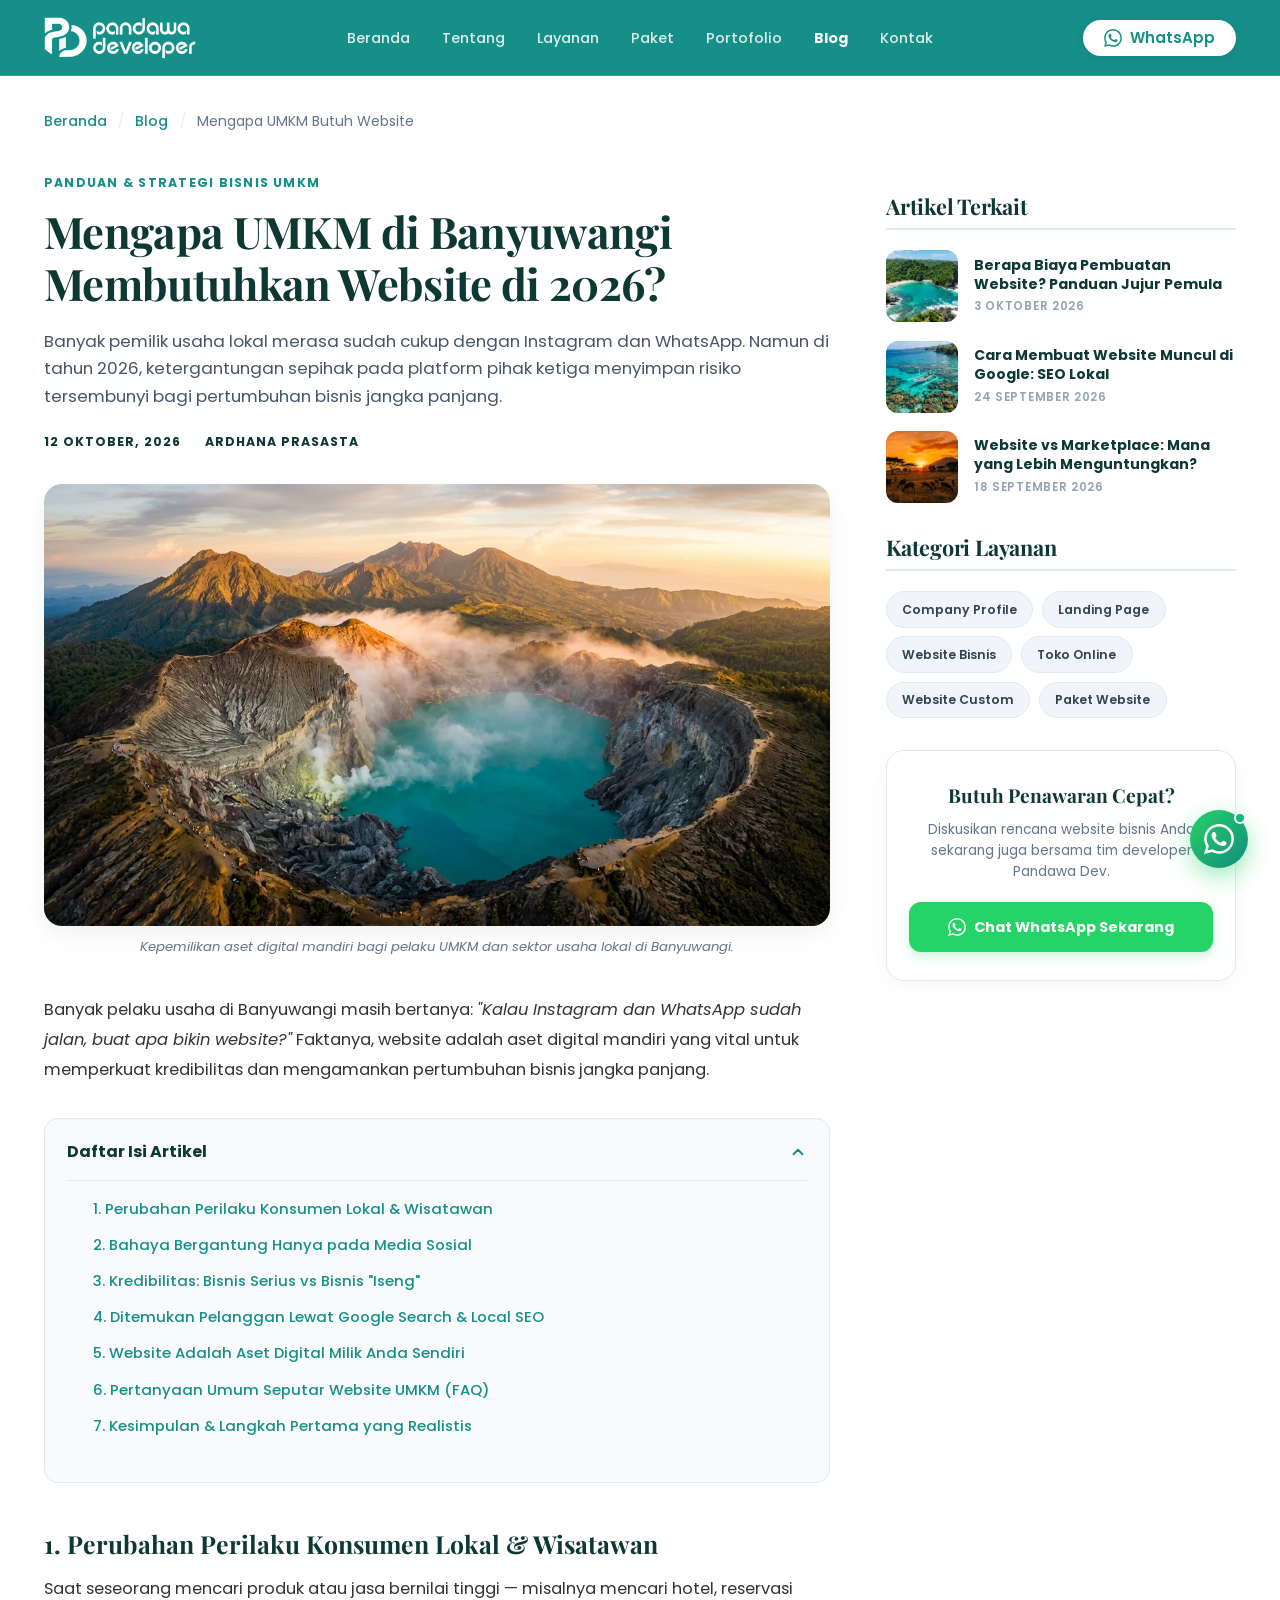
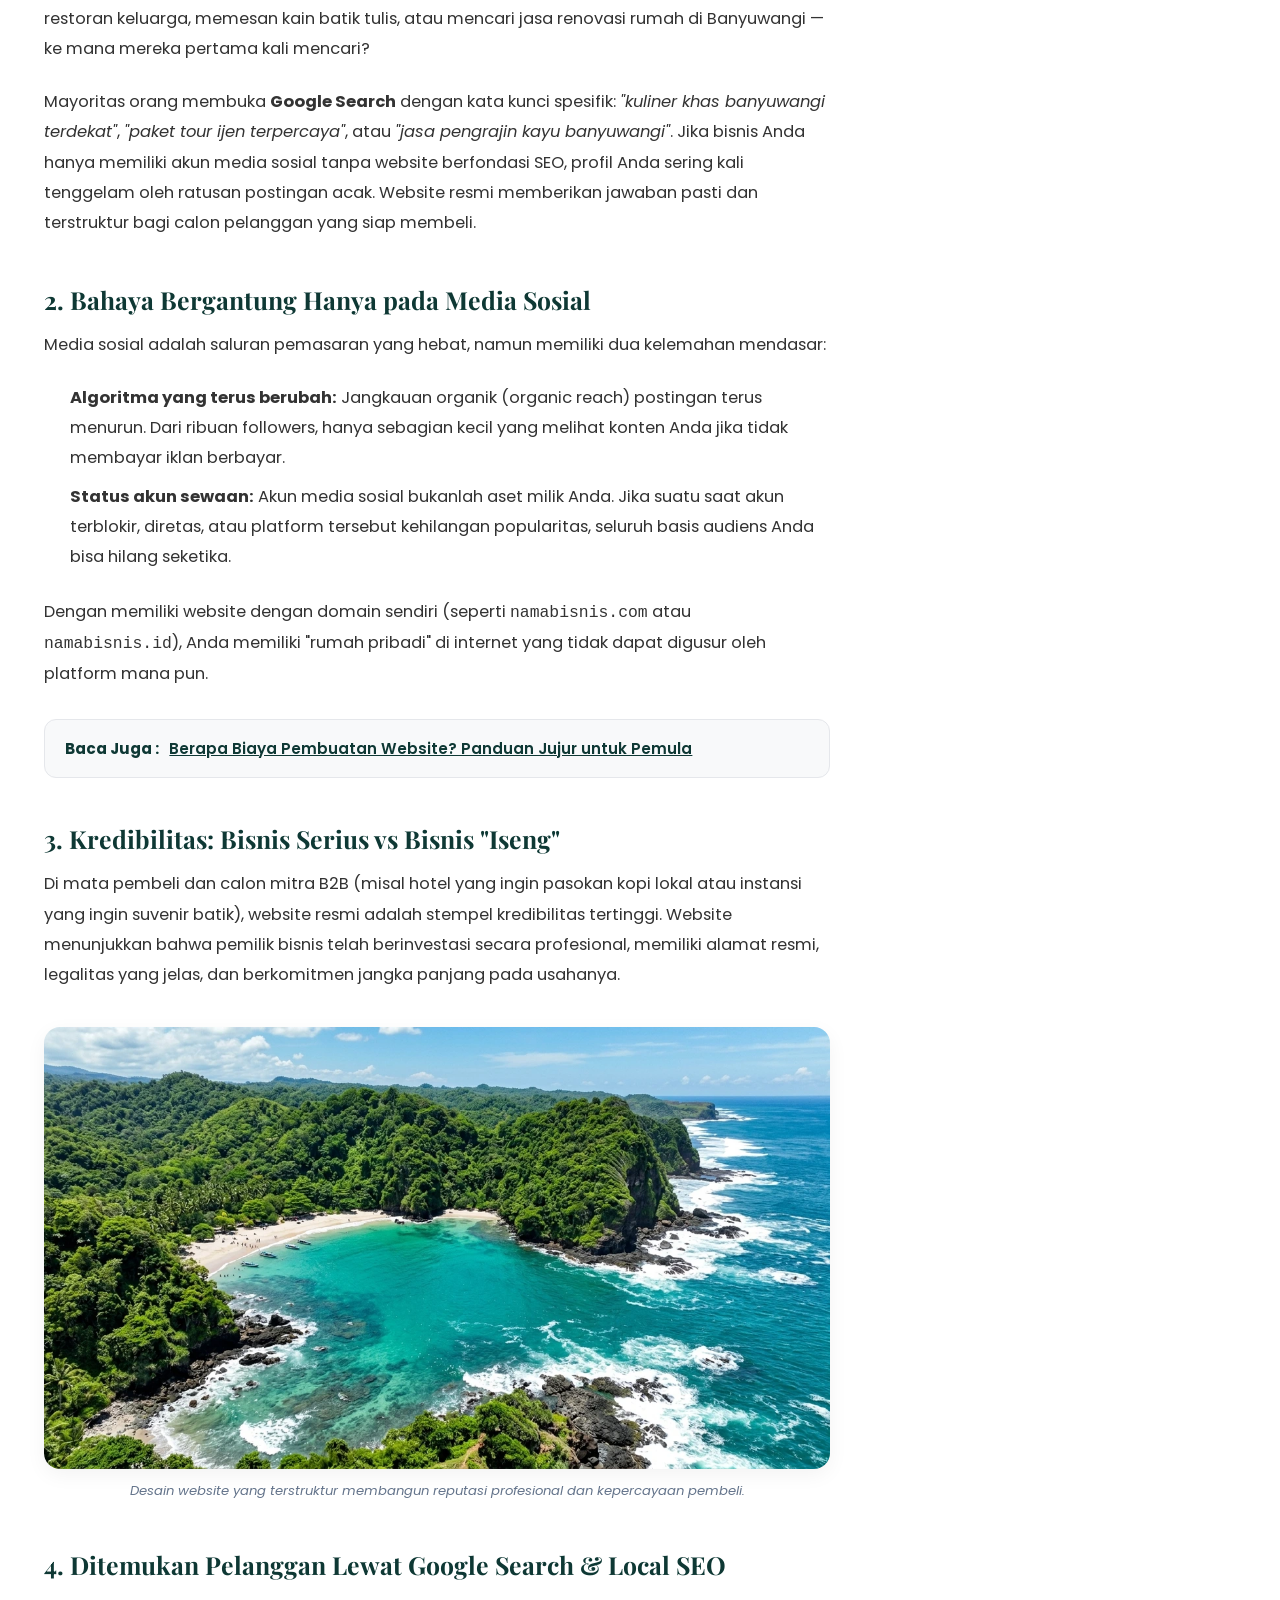
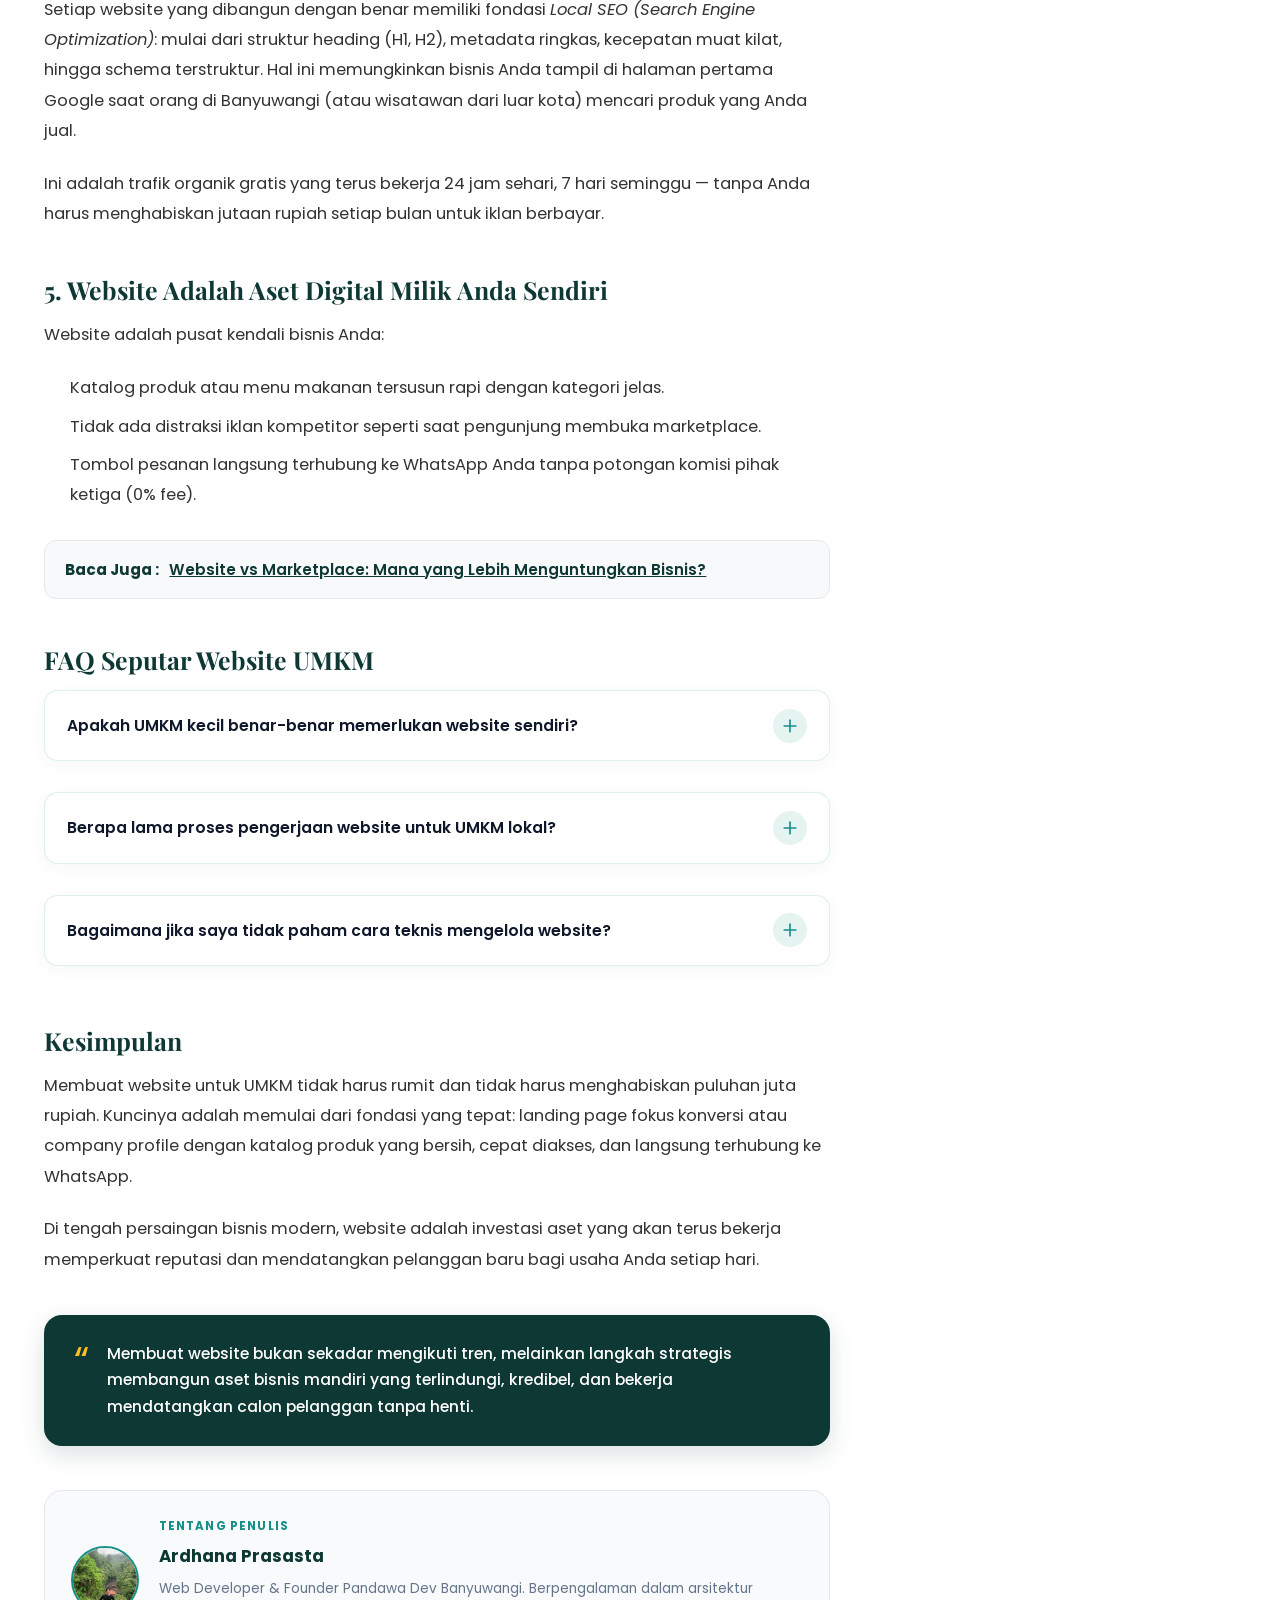
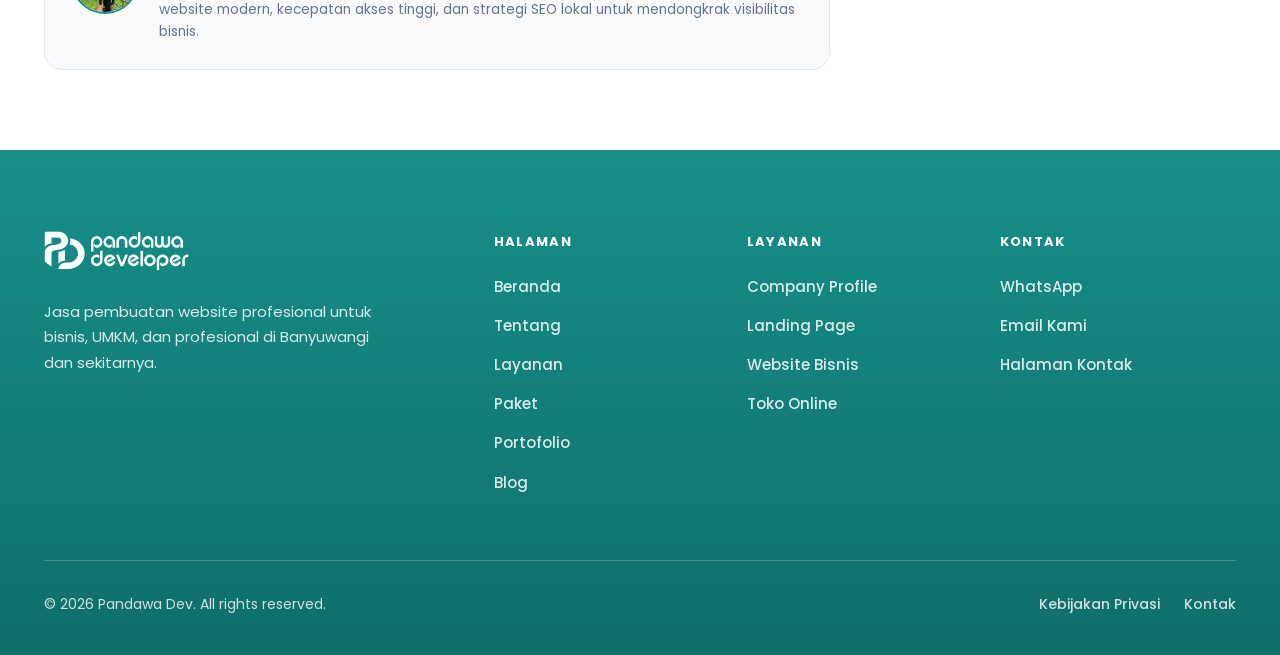
<file: blog/mengapa-umkm-butuh-website/index.html>
<!DOCTYPE html>
<html lang="id">
<head>
  <meta charset="UTF-8">
  <meta name="viewport" content="width=device-width, initial-scale=1.0">

  <!-- Primary Meta Tags -->
  <title>Mengapa UMKM Banyuwangi Butuh Website di 2026? | Pandawa Dev</title>
  <meta name="description" content="Mengapa UMKM di Banyuwangi perlu website sendiri di 2026: kurangi ketergantungan media sosial, bangun kredibilitas, dan miliki aset digital mandiri.">
  <meta name="author" content="Pandawa Developer">
  <link rel="canonical" href="https://pandawadev.web.id/blog/mengapa-umkm-butuh-website/">

  <!-- Open Graph / Facebook / WhatsApp -->
  <meta property="og:type" content="article">
  <meta property="og:url" content="https://pandawadev.web.id/blog/mengapa-umkm-butuh-website/">
  <meta property="og:title" content="Mengapa UMKM Banyuwangi Butuh Website di 2026? | Pandawa Dev">
  <meta property="og:description" content="Mengapa UMKM di Banyuwangi perlu website sendiri di 2026: kurangi ketergantungan media sosial, bangun kredibilitas, dan miliki aset digital mandiri.">
  <meta property="og:image" content="https://pandawadev.web.id/assets/img/og/blog-mengapa-umkm-butuh-website.jpg">
  <meta property="og:image:type" content="image/jpeg">
  <meta property="og:image:width" content="1200">
  <meta property="og:image:height" content="630">
  <meta property="og:image:alt" content="Mengapa UMKM di Banyuwangi Membutuhkan Website di 2026?">
  <meta property="og:site_name" content="Pandawa Developer">
  <meta property="og:locale" content="id_ID">
  <meta property="article:published_time" content="2026-10-01T08:00:00+07:00">
  <meta property="article:modified_time" content="2026-10-09T10:00:00+07:00">
  <meta property="article:section" content="Website &amp; SEO">

  <!-- Twitter / X -->
  <meta name="twitter:card" content="summary_large_image">
  <meta name="twitter:title" content="Mengapa UMKM Banyuwangi Butuh Website di 2026? | Pandawa Dev">
  <meta name="twitter:description" content="Mengapa UMKM di Banyuwangi perlu website sendiri di 2026: kurangi ketergantungan media sosial, bangun kredibilitas, dan miliki aset digital mandiri.">
  <meta name="twitter:image" content="https://pandawadev.web.id/assets/img/og/blog-mengapa-umkm-butuh-website.jpg">
  <meta name="twitter:image:alt" content="Mengapa UMKM di Banyuwangi Membutuhkan Website di 2026?">
  <meta name="robots" content="index, follow, max-image-preview:large, max-snippet:-1, max-video-preview:-1">

  <!-- Favicon -->
  <link rel="icon" type="image/png" href="../../assets/img/logo/favicon.png">
  <link rel="apple-touch-icon" href="../../assets/img/logo/favicon.png">
  <link rel="shortcut icon" href="../../favicon.ico">

  <!-- Main CSS -->
  <link rel="stylesheet" href="../../assets/css/main.css">

  <!-- JSON-LD (satu @graph per halaman) -->
  <script type="application/ld+json">
  {
    "@context": "https://schema.org",
    "@graph": [
      {
        "@type": "ProfessionalService",
        "@id": "https://pandawadev.web.id/#organization",
        "name": "Pandawa Developer",
        "alternateName": "Pandawa Dev",
        "url": "https://pandawadev.web.id/",
        "logo": {
          "@type": "ImageObject",
          "@id": "https://pandawadev.web.id/#logo",
          "url": "https://pandawadev.web.id/assets/img/logo/logo-schema.png",
          "contentUrl": "https://pandawadev.web.id/assets/img/logo/logo-schema.png",
          "width": 512,
          "height": 512
        },
        "image": "https://pandawadev.web.id/assets/img/about.webp",
        "description": "Studio jasa pembuatan website profesional di Banyuwangi: company profile, landing page, dan toko online yang responsif, cepat, dan SEO-friendly.",
        "telephone": "+6285748319655",
        "email": "halo@pandawadev.web.id",
        "priceRange": "Rp 850.000 - Rp 2.950.000",
        "hasMap": "https://maps.app.goo.gl/tY8xszkpeya6heZh7",
        "address": {
          "@type": "PostalAddress",
          "streetAddress": "M6W5+Q7W Gendoh",
          "addressLocality": "Banyuwangi",
          "addressRegion": "Jawa Timur",
          "postalCode": "68468",
          "addressCountry": "ID"
        },
        "geo": {
          "@type": "GeoCoordinates",
          "latitude": -8.303004,
          "longitude": 114.208215
        },
        "areaServed": [
          {
            "@type": "City",
            "name": "Banyuwangi"
          },
          {
            "@type": "AdministrativeArea",
            "name": "Kecamatan Rogojampi"
          },
          {
            "@type": "AdministrativeArea",
            "name": "Kecamatan Genteng"
          },
          {
            "@type": "AdministrativeArea",
            "name": "Kecamatan Glenmore"
          },
          {
            "@type": "AdministrativeArea",
            "name": "Kabupaten Situbondo"
          },
          {
            "@type": "AdministrativeArea",
            "name": "Kabupaten Jember"
          },
          {
            "@type": "State",
            "name": "Jawa Timur"
          },
          {
            "@type": "Country",
            "name": "Indonesia"
          }
        ],
        "openingHoursSpecification": [
          {
            "@type": "OpeningHoursSpecification",
            "dayOfWeek": [
              "Monday",
              "Tuesday",
              "Wednesday",
              "Thursday",
              "Friday",
              "Saturday",
              "Sunday"
            ],
            "opens": "08:00",
            "closes": "21:00"
          }
        ],
        "contactPoint": {
          "@type": "ContactPoint",
          "telephone": "+6285748319655",
          "contactType": "customer service",
          "areaServed": "ID",
          "availableLanguage": "Indonesian",
          "url": "https://wa.me/6285748319655"
        }
      },
      {
        "@type": "WebSite",
        "@id": "https://pandawadev.web.id/#website",
        "url": "https://pandawadev.web.id/",
        "name": "Pandawa Developer",
        "alternateName": "Pandawa Dev",
        "description": "Studio jasa pembuatan website profesional di Banyuwangi.",
        "inLanguage": "id-ID",
        "publisher": {
          "@id": "https://pandawadev.web.id/#organization"
        }
      },
      {
        "@type": "WebPage",
        "@id": "https://pandawadev.web.id/blog/mengapa-umkm-butuh-website/#webpage",
        "url": "https://pandawadev.web.id/blog/mengapa-umkm-butuh-website/",
        "name": "Mengapa UMKM Banyuwangi Butuh Website di 2026? | Pandawa Dev",
        "description": "Mengapa UMKM di Banyuwangi perlu website sendiri di 2026: kurangi ketergantungan media sosial, bangun kredibilitas, dan miliki aset digital mandiri.",
        "inLanguage": "id-ID",
        "isPartOf": {
          "@id": "https://pandawadev.web.id/#website"
        },
        "about": {
          "@id": "https://pandawadev.web.id/#organization"
        },
        "primaryImageOfPage": {
          "@type": "ImageObject",
          "url": "https://pandawadev.web.id/assets/img/og/blog-mengapa-umkm-butuh-website.jpg",
          "width": 1200,
          "height": 630
        },
        "breadcrumb": {
          "@id": "https://pandawadev.web.id/blog/mengapa-umkm-butuh-website/#breadcrumb"
        },
        "mainEntity": {
          "@id": "https://pandawadev.web.id/blog/mengapa-umkm-butuh-website/#article"
        }
      },
      {
        "@type": "BreadcrumbList",
        "@id": "https://pandawadev.web.id/blog/mengapa-umkm-butuh-website/#breadcrumb",
        "itemListElement": [
          {
            "@type": "ListItem",
            "position": 1,
            "name": "Beranda",
            "item": "https://pandawadev.web.id/"
          },
          {
            "@type": "ListItem",
            "position": 2,
            "name": "Blog",
            "item": "https://pandawadev.web.id/blog/"
          },
          {
            "@type": "ListItem",
            "position": 3,
            "name": "Mengapa UMKM Butuh Website di 2026",
            "item": "https://pandawadev.web.id/blog/mengapa-umkm-butuh-website/"
          }
        ]
      },
      {
        "@type": "BlogPosting",
        "@id": "https://pandawadev.web.id/blog/mengapa-umkm-butuh-website/#article",
        "headline": "Mengapa UMKM di Banyuwangi Membutuhkan Website di 2026?",
        "description": "Mengapa UMKM di Banyuwangi perlu website sendiri di 2026: kurangi ketergantungan media sosial, bangun kredibilitas, dan miliki aset digital mandiri.",
        "inLanguage": "id-ID",
        "image": {
          "@type": "ImageObject",
          "url": "https://pandawadev.web.id/assets/img/og/blog-mengapa-umkm-butuh-website.jpg",
          "width": 1200,
          "height": 630
        },
        "datePublished": "2026-10-01T08:00:00+07:00",
        "dateModified": "2026-10-09T10:00:00+07:00",
        "author": {
          "@id": "https://pandawadev.web.id/#ardhana"
        },
        "publisher": {
          "@id": "https://pandawadev.web.id/#organization"
        },
        "mainEntityOfPage": {
          "@id": "https://pandawadev.web.id/blog/mengapa-umkm-butuh-website/#webpage"
        },
        "isPartOf": {
          "@type": "Blog",
          "@id": "https://pandawadev.web.id/blog/#blog",
          "name": "Blog & Panduan Website Bisnis Pandawa Dev",
          "url": "https://pandawadev.web.id/blog/"
        }
      },
      {
        "@type": "Person",
        "@id": "https://pandawadev.web.id/#ardhana",
        "name": "Ardhana Prasasta",
        "jobTitle": "Web Developer & Founder",
        "url": "https://pandawadev.web.id/tentang/",
        "image": "https://pandawadev.web.id/assets/img/blog/ardhana.jpeg",
        "worksFor": {
          "@id": "https://pandawadev.web.id/#organization"
        }
      },
      {
        "@type": "FAQPage",
        "@id": "https://pandawadev.web.id/blog/mengapa-umkm-butuh-website/#faq",
        "isPartOf": {
          "@id": "https://pandawadev.web.id/blog/mengapa-umkm-butuh-website/#webpage"
        },
        "mainEntityOfPage": {
          "@id": "https://pandawadev.web.id/blog/mengapa-umkm-butuh-website/#webpage"
        },
        "mainEntity": [
          {
            "@type": "Question",
            "name": "Apakah UMKM kecil benar-benar memerlukan website sendiri?",
            "acceptedAnswer": {
              "@type": "Answer",
              "text": "Sangat perlu. Website membuat bisnis Anda dapat ditemukan di Google oleh calon pembeli baru yang belum mengetahui akun media sosial Anda, serta memberikan rasa percaya saat mereka ingin bertransaksi langsung via WhatsApp."
            }
          },
          {
            "@type": "Question",
            "name": "Berapa lama proses pengerjaan website untuk UMKM lokal?",
            "acceptedAnswer": {
              "@type": "Answer",
              "text": "Untuk Landing Page konversi atau Company Profile UMKM sederhana, pengerjaan biasanya berkisar antara 3 hingga 7 hari kerja setelah seluruh materi teks dan foto produk disiapkan."
            }
          },
          {
            "@type": "Question",
            "name": "Bagaimana jika saya tidak paham cara teknis mengelola website?",
            "acceptedAnswer": {
              "@type": "Answer",
              "text": "Tim Pandawa Dev mendampingi secara menyeluruh. Kami menyediakan panduan penggunaan yang mudah dipahami, serta layanan garansi dan dukungan teknis sehingga Anda tidak perlu khawatir soal masalah teknis."
            }
          }
        ]
      }
    ]
  }
  </script>
</head>
<body>

<header>
  <nav class="navbar navbar-teal" id="navbar" role="navigation" aria-label="Navigasi utama">
    <div class="container navbar-inner">
      <a href="/" class="navbar-logo" aria-label="Pandawa Developer - Beranda">
          <img src="../../assets/img/logo/logo.png" alt="Pandawa Developer" class="navbar-logo-img" width="152" height="42">
        </a>
      <div class="navbar-nav">
        <a href="/">Beranda</a>
        <a href="/tentang/">Tentang</a>
        <a href="/layanan/">Layanan</a>
        <a href="/paket/">Paket</a>
        <a href="/portofolio/">Portofolio</a>
        <a href="/blog/" class="active">Blog</a>
        <a href="/kontak/">Kontak</a>
      </div>
      <div class="navbar-cta">
        <a href="https://wa.me/6285748319655?text=Halo%20Pandawa%20Dev%2C%20saya%20ingin%20konsultasi%20website%20UMKM." class="btn-pill-white" id="cta-navbar" data-wa="navbar" target="_blank" rel="noopener"><svg width="18" height="18" viewBox="0 0 24 24" fill="currentColor" aria-hidden="true"><path d="M17.472 14.382c-.297-.149-1.758-.867-2.03-.967-.273-.099-.471-.148-.67.15-.197.297-.767.966-.94 1.164-.173.199-.347.223-.644.075-.297-.15-1.255-.463-2.39-1.475-.883-.788-1.48-1.761-1.653-2.059-.173-.297-.018-.458.13-.606.134-.133.298-.347.446-.52.149-.174.198-.298.298-.497.099-.198.05-.371-.025-.52-.075-.149-.669-1.612-.916-2.207-.242-.579-.487-.5-.669-.51-.173-.008-.371-.01-.57-.01-.198 0-.52.074-.792.372-.272.297-1.04 1.016-1.04 2.479 0 1.462 1.065 2.875 1.213 3.074.149.198 2.096 3.2 5.077 4.487.709.306 1.262.489 1.694.625.712.227 1.36.195 1.871.118.571-.085 1.758-.719 2.006-1.413.248-.694.248-1.289.173-1.413-.074-.124-.272-.198-.57-.347m-5.421 7.403h-.004a9.87 9.87 0 01-5.031-1.378l-.361-.214-3.741.982.998-3.648-.235-.374a9.86 9.86 0 01-1.51-5.26c.001-5.45 4.436-9.884 9.888-9.884 2.64 0 5.122 1.03 6.988 2.898a9.825 9.825 0 012.893 6.994c-.003 5.45-4.437 9.884-9.885 9.884m8.413-18.297A11.815 11.815 0 0012.05 0C5.495 0 .16 5.335.157 11.892c0 2.096.547 4.142 1.588 5.945L.057 24l6.305-1.654a11.882 11.882 0 005.683 1.448h.005c6.554 0 11.89-5.335 11.893-11.893a11.821 11.821 0 00-3.48-8.413z"/></svg><span>WhatsApp</span></a>
        <button class="navbar-toggle" id="navbar-toggle" aria-expanded="false" aria-controls="navbar-mobile" aria-label="Buka menu">
          <svg width="24" height="24" viewBox="0 0 24 24" fill="none" stroke="currentColor" stroke-width="2" stroke-linecap="round" stroke-linejoin="round"><line x1="3" y1="6" x2="21" y2="6"/><line x1="3" y1="12" x2="21" y2="12"/><line x1="3" y1="18" x2="21" y2="18"/></svg>
        </button>
      </div>
    </div>
  </nav>
  <div class="navbar-mobile" id="navbar-mobile" aria-hidden="true">
      <div class="navbar-mobile-header">
        <a href="/" class="navbar-mobile-brand" aria-label="Pandawa Developer">
          <img src="../../assets/img/logo/logo.png" alt="Pandawa Developer" class="navbar-mobile-logo" width="140" height="38">
        </a>
        <button type="button" class="navbar-mobile-close" id="navbarMobileClose" aria-label="Tutup menu">
            <svg width="24" height="24" viewBox="0 0 24 24" fill="none" stroke="currentColor" stroke-width="2.5" stroke-linecap="round" stroke-linejoin="round">
              <line x1="18" y1="6" x2="6" y2="18"/>
              <line x1="6" y1="6" x2="18" y2="18"/>
            </svg>
          </button>
      </div>

      <nav class="navbar-mobile-nav" aria-label="Navigasi Menu Mobile">
        <div class="navbar-mobile-item">
          <a href="/" class="navbar-mobile-link ">Beranda</a>
        </div>
        <div class="navbar-mobile-item">
          <a href="/tentang/" class="navbar-mobile-link ">Tentang</a>
        </div>
        <div class="navbar-mobile-item">
          <a href="/layanan/" class="navbar-mobile-link">Layanan</a>
        </div>
        <div class="navbar-mobile-item">
          <a href="/paket/" class="navbar-mobile-link">Paket</a>
        </div>
        <div class="navbar-mobile-item">
          <a href="/portofolio/" class="navbar-mobile-link">Portofolio</a>
        </div>
        <div class="navbar-mobile-item">
          <a href="/blog/" class="navbar-mobile-link active">Blog</a>
        </div>
        <div class="navbar-mobile-item">
          <a href="/kontak/" class="navbar-mobile-link">Kontak</a>
        </div>
      </nav>
      <div class="navbar-mobile-footer">
        <a href="https://wa.me/6285748319655?text=Halo%20Pandawa%20Dev%2C%20saya%20ingin%20konsultasi%20pembuatan%20website."
          class="navbar-mobile-cta" target="_blank" rel="noopener">
          <svg width="20" height="20" viewBox="0 0 24 24" fill="currentColor" aria-hidden="true">
            <path d="M17.472 14.382c-.297-.149-1.758-.867-2.03-.967-.273-.099-.471-.148-.67.15-.197.297-.767.966-.94 1.164-.173.199-.347.223-.644.075-.297-.15-1.255-.463-2.39-1.475-.883-.788-1.48-1.761-1.653-2.059-.173-.297-.018-.458.13-.606.134-.133.298-.347.446-.52.149-.174.198-.298.298-.497.099-.198.05-.371-.025-.52-.075-.149-.669-1.612-.916-2.207-.242-.579-.487-.5-.669-.51-.173-.008-.371-.01-.57-.01-.198 0-.52.074-.792.372-.272.297-1.04 1.016-1.04 2.479 0 1.462 1.065 2.875 1.213 3.074.149.198 2.096 3.2 5.077 4.487.709.306 1.262.489 1.694.625.712.227 1.36.195 1.871.118.571-.085 1.758-.719 2.006-1.413.248-.694.248-1.289.173-1.413-.074-.124-.272-.198-.57-.347m-5.421 7.403h-.004a9.87 9.87 0 01-5.031-1.378l-.361-.214-3.741.982.998-3.648-.235-.374a9.86 9.86 0 01-1.51-5.26c.001-5.45 4.436-9.884 9.888-9.884 2.64 0 5.122 1.03 6.988 2.898a9.825 9.825 0 012.893 6.994c-.003 5.45-4.437 9.884-9.885 9.884m8.413-18.297A11.815 11.815 0 0012.05 0C5.495 0 .16 5.335.157 11.892c0 2.096.547 4.142 1.588 5.945L.057 24l6.305-1.654a11.882 11.882 0 005.683 1.448h.005c6.554 0 11.89-5.335 11.893-11.893a11.821 11.821 0 00-3.48-8.413z"/>
          </svg>
          <span>WhatsApp</span>
        </a>
      </div>
    </div>
  </header>

<main id="main-content">

  <section class="article-detail-section" aria-label="Detail Artikel">
    <div class="container">

      <!-- BREADCRUMB (STRUKTUR DI ATAS DUA KOLOM, SEPERTI REFERENSI) -->
      <nav class="article-breadcrumb-top" aria-label="Breadcrumb">
        <a href="/">Beranda</a>
        <span class="breadcrumb-sep">/</span>
        <a href="/blog/">Blog</a>
        <span class="breadcrumb-sep">/</span>
        <span class="breadcrumb-current">Mengapa UMKM Butuh Website</span>
      </nav>

      <!-- DUA KOLOM: KONTEN KIRI & SIDEBAR KANAN SEJAJAR DENGAN JUDUL -->
      <div class="article-layout-grid">

        <!-- LEFT COLUMN: HEADER + IMAGE + CONTENT -->
        <article class="article-main-col">

          <!-- EYEBROW, TITLE, DESC, META -->
          <span class="article-eyebrow">PANDUAN &amp; STRATEGI BISNIS UMKM</span>
          <h1 class="article-main-title">Mengapa UMKM di Banyuwangi Membutuhkan Website di 2026?</h1>
          <p class="article-lead-desc">
            Banyak pemilik usaha lokal merasa sudah cukup dengan Instagram dan WhatsApp. Namun di tahun 2026, ketergantungan sepihak pada platform pihak ketiga menyimpan risiko tersembunyi bagi pertumbuhan bisnis jangka panjang.
          </p>
          <div class="article-meta-row">
            <span>12 OKTOBER, 2026</span>
            <span>ARDHANA PRASASTA</span>
          </div>

          <!-- FEATURED FIGURE & CAPTION -->
          <figure class="article-featured-figure">
            <img src="../../assets/img/service-company.webp" alt="Mengapa UMKM di Banyuwangi Membutuhkan Website di 2026?" class="article-featured-img" width="1200" height="675" loading="eager">
            <figcaption class="article-img-caption">Kepemilikan aset digital mandiri bagi pelaku UMKM dan sektor usaha lokal di Banyuwangi.</figcaption>
          </figure>

          <!-- BODY TEXT -->
          <div class="article-body-text">
            <p>
              Banyak pelaku usaha di Banyuwangi masih bertanya: <em>"Kalau Instagram dan WhatsApp sudah jalan, buat apa bikin website?"</em> Faktanya, website adalah aset digital mandiri yang vital untuk memperkuat kredibilitas dan mengamankan pertumbuhan bisnis jangka panjang.
            </p>

            <!-- ACCORDION TABLE OF CONTENTS -->
            <details class="article-toc-box" open>
              <summary class="article-toc-header">
                <span>Daftar Isi Artikel</span>
                <svg class="toc-chevron" width="18" height="18" viewBox="0 0 24 24" fill="none" stroke="currentColor" stroke-width="2.5" stroke-linecap="round" stroke-linejoin="round">
                  <polyline points="6 9 12 15 18 9"/>
                </svg>
              </summary>
              <ul class="article-toc-list">
                <li><a href="#perubahan-perilaku">1. Perubahan Perilaku Konsumen Lokal &amp; Wisatawan</a></li>
                <li><a href="#risiko-medsos">2. Bahaya Bergantung Hanya pada Media Sosial</a></li>
                <li><a href="#kredibilitas">3. Kredibilitas: Bisnis Serius vs Bisnis "Iseng"</a></li>
                <li><a href="#seo-lokal">4. Ditemukan Pelanggan Lewat Google Search &amp; Local SEO</a></li>
                <li><a href="#aset-digital">5. Website Adalah Aset Digital Milik Anda Sendiri</a></li>
                <li><a href="#faq">6. Pertanyaan Umum Seputar Website UMKM (FAQ)</a></li>
                <li><a href="#kesimpulan">7. Kesimpulan &amp; Langkah Pertama yang Realistis</a></li>
              </ul>
            </details>

            <h2 id="perubahan-perilaku">1. Perubahan Perilaku Konsumen Lokal &amp; Wisatawan</h2>
            <p>
              Saat seseorang mencari produk atau jasa bernilai tinggi — misalnya mencari hotel, reservasi restoran keluarga, memesan kain batik tulis, atau mencari jasa renovasi rumah di Banyuwangi — ke mana mereka pertama kali mencari?
            </p>
            <p>
              Mayoritas orang membuka <strong>Google Search</strong> dengan kata kunci spesifik: <em>"kuliner khas banyuwangi terdekat"</em>, <em>"paket tour ijen terpercaya"</em>, atau <em>"jasa pengrajin kayu banyuwangi"</em>. Jika bisnis Anda hanya memiliki akun media sosial tanpa website berfondasi SEO, profil Anda sering kali tenggelam oleh ratusan postingan acak. Website resmi memberikan jawaban pasti dan terstruktur bagi calon pelanggan yang siap membeli.
            </p>

            <h2 id="risiko-medsos">2. Bahaya Bergantung Hanya pada Media Sosial</h2>
            <p>
              Media sosial adalah saluran pemasaran yang hebat, namun memiliki dua kelemahan mendasar:
            </p>
            <ul>
              <li><strong>Algoritma yang terus berubah:</strong> Jangkauan organik (organic reach) postingan terus menurun. Dari ribuan followers, hanya sebagian kecil yang melihat konten Anda jika tidak membayar iklan berbayar.</li>
              <li><strong>Status akun sewaan:</strong> Akun media sosial bukanlah aset milik Anda. Jika suatu saat akun terblokir, diretas, atau platform tersebut kehilangan popularitas, seluruh basis audiens Anda bisa hilang seketika.</li>
            </ul>
            <p>
              Dengan memiliki website dengan domain sendiri (seperti <code>namabisnis.com</code> atau <code>namabisnis.id</code>), Anda memiliki "rumah pribadi" di internet yang tidak dapat digusur oleh platform mana pun.
            </p>

            <!-- INLINE BACA JUGA -->
            <div class="article-baca-juga">
              <strong>Baca Juga :</strong> <a href="/blog/biaya-pembuatan-website/">Berapa Biaya Pembuatan Website? Panduan Jujur untuk Pemula</a>
            </div>

            <h2 id="kredibilitas">3. Kredibilitas: Bisnis Serius vs Bisnis "Iseng"</h2>
            <p>
              Di mata pembeli dan calon mitra B2B (misal hotel yang ingin pasokan kopi lokal atau instansi yang ingin suvenir batik), website resmi adalah stempel kredibilitas tertinggi. Website menunjukkan bahwa pemilik bisnis telah berinvestasi secara profesional, memiliki alamat resmi, legalitas yang jelas, dan berkomitmen jangka panjang pada usahanya.
            </p>

            <!-- IN-CONTENT SECONDARY IMAGE -->
            <figure class="article-secondary-figure">
              <img src="../../assets/img/service-custom.webp" alt="Kredibilitas Bisnis dan Usaha Lokal" width="1200" height="675" loading="lazy">
              <figcaption class="article-img-caption">Desain website yang terstruktur membangun reputasi profesional dan kepercayaan pembeli.</figcaption>
            </figure>

            <h2 id="seo-lokal">4. Ditemukan Pelanggan Lewat Google Search &amp; Local SEO</h2>
            <p>
              Setiap website yang dibangun dengan benar memiliki fondasi <em>Local SEO (Search Engine Optimization)</em>: mulai dari struktur heading (H1, H2), metadata ringkas, kecepatan muat kilat, hingga schema terstruktur. Hal ini memungkinkan bisnis Anda tampil di halaman pertama Google saat orang di Banyuwangi (atau wisatawan dari luar kota) mencari produk yang Anda jual.
            </p>
            <p>
              Ini adalah trafik organik gratis yang terus bekerja 24 jam sehari, 7 hari seminggu — tanpa Anda harus menghabiskan jutaan rupiah setiap bulan untuk iklan berbayar.
            </p>

            <h2 id="aset-digital">5. Website Adalah Aset Digital Milik Anda Sendiri</h2>
            <p>
              Website adalah pusat kendali bisnis Anda:
            </p>
            <ul>
              <li>Katalog produk atau menu makanan tersusun rapi dengan kategori jelas.</li>
              <li>Tidak ada distraksi iklan kompetitor seperti saat pengunjung membuka marketplace.</li>
              <li>Tombol pesanan langsung terhubung ke WhatsApp Anda tanpa potongan komisi pihak ketiga (0% fee).</li>
            </ul>

            <!-- INLINE BACA JUGA -->
            <div class="article-baca-juga">
              <strong>Baca Juga :</strong> <a href="/blog/website-vs-marketplace/">Website vs Marketplace: Mana yang Lebih Menguntungkan Bisnis?</a>
            </div>

            <!-- FAQ SECTION -->
            <div class="article-faq-section" id="faq">
              <h2 class="article-section-heading">FAQ Seputar Website UMKM</h2>
              <div class="faq-list">
                <div class="faq-item">
                  <button class="faq-question" type="button" aria-expanded="false">
                    Apakah UMKM kecil benar-benar memerlukan website sendiri?
                    <svg class="faq-icon" viewBox="0 0 24 24" fill="none" stroke="currentColor" stroke-width="2" stroke-linecap="round" stroke-linejoin="round"><line x1="12" y1="5" x2="12" y2="19"/><line x1="5" y1="12" x2="19" y2="12"/></svg>
                  </button>
                  <div class="faq-answer">
                    <p>Sangat perlu. Website membuat bisnis Anda dapat ditemukan di Google oleh calon pembeli baru yang belum mengetahui akun media sosial Anda, serta memberikan rasa percaya saat mereka ingin bertransaksi langsung via WhatsApp.</p>
                  </div>
                </div>
                <div class="faq-item">
                  <button class="faq-question" type="button" aria-expanded="false">
                    Berapa lama proses pengerjaan website untuk UMKM lokal?
                    <svg class="faq-icon" viewBox="0 0 24 24" fill="none" stroke="currentColor" stroke-width="2" stroke-linecap="round" stroke-linejoin="round"><line x1="12" y1="5" x2="12" y2="19"/><line x1="5" y1="12" x2="19" y2="12"/></svg>
                  </button>
                  <div class="faq-answer">
                    <p>Untuk Landing Page konversi atau Company Profile UMKM sederhana, pengerjaan biasanya berkisar antara 3 hingga 7 hari kerja setelah seluruh materi teks dan foto produk disiapkan.</p>
                  </div>
                </div>
                <div class="faq-item">
                  <button class="faq-question" type="button" aria-expanded="false">
                    Bagaimana jika saya tidak paham cara teknis mengelola website?
                    <svg class="faq-icon" viewBox="0 0 24 24" fill="none" stroke="currentColor" stroke-width="2" stroke-linecap="round" stroke-linejoin="round"><line x1="12" y1="5" x2="12" y2="19"/><line x1="5" y1="12" x2="19" y2="12"/></svg>
                  </button>
                  <div class="faq-answer">
                    <p>Tim Pandawa Dev mendampingi secara menyeluruh. Kami menyediakan panduan penggunaan yang mudah dipahami, serta layanan garansi dan dukungan teknis sehingga Anda tidak perlu khawatir soal masalah teknis.</p>
                  </div>
                </div>
              </div>
            </div>

            <!-- KESIMPULAN -->
            <div class="article-kesimpulan-section" id="kesimpulan">
              <h2 class="article-section-heading">Kesimpulan</h2>
              <p>
                Membuat website untuk UMKM tidak harus rumit dan tidak harus menghabiskan puluhan juta rupiah. Kuncinya adalah memulai dari fondasi yang tepat: landing page fokus konversi atau company profile dengan katalog produk yang bersih, cepat diakses, dan langsung terhubung ke WhatsApp.
              </p>
              <p>
                Di tengah persaingan bisnis modern, website adalah investasi aset yang akan terus bekerja memperkuat reputasi dan mendatangkan pelanggan baru bagi usaha Anda setiap hari.
              </p>
            </div>

            <!-- HIGHLIGHTED QUOTE CALLOUT -->
            <div class="article-quote-callout">
              <span class="quote-callout-icon" aria-hidden="true">“</span>
              <p class="quote-callout-text">
                Membuat website bukan sekadar mengikuti tren, melainkan langkah strategis membangun aset bisnis mandiri yang terlindungi, kredibel, dan bekerja mendatangkan calon pelanggan tanpa henti.
              </p>
            </div>

            <!-- AUTHOR BOX -->
            <div class="article-author-card">
              <div class="author-avatar-wrap">
                <img src="../../assets/img/blog/ardhana.jpeg" alt="Ardhana Prasasta" class="author-avatar-img" width="68" height="68">
              </div>
              <div class="author-details">
                <span class="author-label">TENTANG PENULIS</span>
                <h4 class="author-name">Ardhana Prasasta</h4>
                <p class="author-bio">
                  Web Developer &amp; Founder Pandawa Dev Banyuwangi. Berpengalaman dalam arsitektur website modern, kecepatan akses tinggi, dan strategi SEO lokal untuk mendongkrak visibilitas bisnis.
                </p>
              </div>
            </div>
          </div>
        </article>

        <!-- RIGHT COLUMN: SIDEBAR STACK (SEJAJAR TEPAT DENGAN JUDUL ARTIKEL) -->
        <aside class="article-sidebar-col">
          <div class="article-sidebar-sticky">

            <!-- WIDGET 1: ARTIKEL TERKAIT -->
            <div class="sidebar-widget">
              <h3 class="sidebar-widget-title">Artikel Terkait</h3>
              <div class="related-posts-list">
                <a href="/blog/biaya-pembuatan-website/" class="related-post-item">
                  <img src="../../assets/img/service-custom.webp" alt="Berapa Biaya Pembuatan Website? Panduan Jujur Pemula" class="related-post-thumb" width="72" height="72" loading="lazy">
                  <div class="related-post-info">
                    <h4 class="related-post-title">Berapa Biaya Pembuatan Website? Panduan Jujur Pemula</h4>
                    <span class="related-post-date">3 OKTOBER 2026</span>
                  </div>
                </a>
                <a href="/blog/cara-membuat-website-muncul-di-google/" class="related-post-item">
                  <img src="../../assets/img/service-landing.webp" alt="Cara Membuat Website Muncul di Google: SEO Lokal" class="related-post-thumb" width="72" height="72" loading="lazy">
                  <div class="related-post-info">
                    <h4 class="related-post-title">Cara Membuat Website Muncul di Google: SEO Lokal</h4>
                    <span class="related-post-date">24 SEPTEMBER 2026</span>
                  </div>
                </a>
                <a href="/blog/website-vs-marketplace/" class="related-post-item">
                  <img src="../../assets/img/service-ecommerce.webp" alt="Website vs Marketplace: Mana yang Lebih Menguntungkan?" class="related-post-thumb" width="72" height="72" loading="lazy">
                  <div class="related-post-info">
                    <h4 class="related-post-title">Website vs Marketplace: Mana yang Lebih Menguntungkan?</h4>
                    <span class="related-post-date">18 SEPTEMBER 2026</span>
                  </div>
                </a>
              </div>
            </div>

            <!-- WIDGET 2: KATEGORI LAYANAN -->
            <div class="sidebar-widget">
              <h3 class="sidebar-widget-title">Kategori Layanan</h3>
              <div class="sidebar-category-tags">
                <a href="/layanan/#company-profile" class="category-tag-pill">Company Profile</a>
                <a href="/layanan/#landing-page" class="category-tag-pill">Landing Page</a>
                <a href="/layanan/#website-bisnis" class="category-tag-pill">Website Bisnis</a>
                <a href="/layanan/#toko-online" class="category-tag-pill">Toko Online</a>
                <a href="/layanan/#custom" class="category-tag-pill">Website Custom</a>
                <a href="/paket/" class="category-tag-pill">Paket Website</a>
              </div>
            </div>

            <!-- WIDGET 3: CTA BUTUH PENAWARAN CEPAT -->
            <div class="sidebar-cta-card">
              <h4 class="sidebar-cta-title">Butuh Penawaran Cepat?</h4>
              <p class="sidebar-cta-desc">Diskusikan rencana website bisnis Anda sekarang juga bersama tim developer Pandawa Dev.</p>
              <a href="https://wa.me/6285748319655?text=Halo%20Pandawa%20Dev%2C%20saya%20tertarik%20konsultasi%20pembuatan%20website%20bisnis." class="btn-sidebar-wa" target="_blank" rel="noopener">
                <svg width="18" height="18" viewBox="0 0 24 24" fill="currentColor" aria-hidden="true"><path d="M17.472 14.382c-.297-.149-1.758-.867-2.03-.967-.273-.099-.471-.148-.67.15-.197.297-.767.966-.94 1.164-.173.199-.347.223-.644.075-.297-.15-1.255-.463-2.39-1.475-.883-.788-1.48-1.761-1.653-2.059-.173-.297-.018-.458.13-.606.134-.133.298-.347.446-.52.149-.174.198-.298.298-.497.099-.198.05-.371-.025-.52-.075-.149-.669-1.612-.916-2.207-.242-.579-.487-.5-.669-.51-.173-.008-.371-.01-.57-.01-.198 0-.52.074-.792.372-.272.297-1.04 1.016-1.04 2.479 0 1.462 1.065 2.875 1.213 3.074.149.198 2.096 3.2 5.077 4.487.709.306 1.262.489 1.694.625.712.227 1.36.195 1.871.118.571-.085 1.758-.719 2.006-1.413.248-.694.248-1.289.173-1.413-.074-.124-.272-.198-.57-.347m-5.421 7.403h-.004a9.87 9.87 0 01-5.031-1.378l-.361-.214-3.741.982.998-3.648-.235-.374a9.86 9.86 0 01-1.51-5.26c.001-5.45 4.436-9.884 9.888-9.884 2.64 0 5.122 1.03 6.988 2.898a9.825 9.825 0 012.893 6.994c-.003 5.45-4.437 9.884-9.885 9.884m8.413-18.297A11.815 11.815 0 0012.05 0C5.495 0 .16 5.335.157 11.892c0 2.096.547 4.142 1.588 5.945L.057 24l6.305-1.654a11.882 11.882 0 005.683 1.448h.005c6.554 0 11.89-5.335 11.893-11.893a11.821 11.821 0 00-3.48-8.413z"/></svg>
                <span>Chat WhatsApp Sekarang</span>
              </a>
            </div>

          </div>
        </aside>

      </div>
    </div>
  </section>

</main>

<footer class="footer" role="contentinfo">
  <div class="container">
    <div class="footer-grid">
      <div>
        <a href="/" class="footer-brand-logo" aria-label="Pandawa Developer - Beranda">
            <img src="../../assets/img/logo/logo.png" alt="Pandawa Developer" class="footer-logo-img" width="160" height="44">
          </a>
        <p class="footer-brand-desc">Jasa pembuatan website profesional untuk bisnis, UMKM, dan profesional di Banyuwangi dan sekitarnya.</p>
      </div>
      <div>
        <div class="footer-heading">Halaman</div>
        <ul class="footer-links">
          <li><a href="/">Beranda</a></li>
          <li><a href="/tentang/">Tentang</a></li>
          <li><a href="/layanan/">Layanan</a></li>
            <li><a href="/paket/">Paket</a></li>
            <li><a href="/portofolio/">Portofolio</a></li>
          <li><a href="/blog/">Blog</a></li>
        </ul>
      </div>
      <div>
        <div class="footer-heading">Layanan</div>
        <ul class="footer-links">
          <li><a href="/layanan/#company-profile">Company Profile</a></li>
          <li><a href="/layanan/#landing-page">Landing Page</a></li>
          <li><a href="/layanan/#website-bisnis">Website Bisnis</a></li>
          <li><a href="/layanan/#toko-online">Toko Online</a></li>
        </ul>
      </div>
      <div>
        <div class="footer-heading">Kontak</div>
        <ul class="footer-links">
          <li><a href="https://wa.me/6285748319655" target="_blank" rel="noopener">WhatsApp</a></li>
          <li><a href="mailto:halo@pandawadev.web.id">Email Kami</a></li>
          <li><a href="/kontak/">Halaman Kontak</a></li>
        </ul>
      </div>
    </div>
    <div class="footer-bottom">
      <p class="footer-copy">&#169; 2026 Pandawa Dev. All rights reserved.</p>
      <div class="footer-bottom-links">
        <a href="/kebijakan-privasi/">Kebijakan Privasi</a>
        <a href="/kontak/">Kontak</a>
      </div>
    </div>
  </div>
</footer>

<!-- Floating WhatsApp Widget & Interactive Popup -->
    <!-- Circular Scroll-to-Top with Progress Indicator -->
  <button type="button" class="scroll-top-btn" id="scrollTopBtn" aria-label="Kembali ke atas" title="Kembali ke atas">
    <svg class="scroll-progress-svg" viewBox="0 0 48 48" width="48" height="48">
      <circle class="scroll-progress-bg" cx="24" cy="24" r="20" />
      <circle class="scroll-progress-bar" id="scrollProgressBar" cx="24" cy="24" r="20" />
    </svg>
    <span class="scroll-top-icon">
      <svg viewBox="0 0 24 24" width="18" height="18" fill="none" stroke="currentColor" stroke-width="2.6" stroke-linecap="round" stroke-linejoin="round">
        <polyline points="18 15 12 9 6 15" />
      </svg>
    </span>
  </button>

  <div class="wa-widget" id="waWidget">
    <div class="wa-popup" id="waPopup" aria-hidden="true" role="dialog" aria-labelledby="waPopupTitle">
      <div class="wa-popup-header">
        <div class="wa-popup-profile">
          <div class="wa-popup-avatar">
            <svg viewBox="0 0 24 24" width="22" height="22" fill="currentColor">
              <path d="M12 2C6.48 2 2 6.48 2 12c0 1.85.5 3.58 1.38 5.08L2 22l5.05-1.33A9.96 9.96 0 0 0 12 22c5.52 0 10-4.48 10-10S17.52 2 12 2zm0 18c-1.6 0-3.11-.45-4.41-1.23l-.32-.19-3.27.86.87-3.19-.21-.33A7.95 7.95 0 0 1 4 12c0-4.41 3.59-8 8-8s8 3.59 8 8-3.59 8-8 8z"/>
            </svg>
            <span class="wa-status-badge" title="Online"></span>
          </div>
          <div class="wa-popup-info">
            <h4 class="wa-popup-title" id="waPopupTitle">Pandawa Developer</h4>
            <span class="wa-popup-subtitle">Online · Konsultasi Gratis</span>
          </div>
        </div>
        <button type="button" class="wa-popup-close" id="waPopupClose" aria-label="Tutup popup WhatsApp">
          <svg viewBox="0 0 24 24" width="18" height="18" fill="none" stroke="currentColor" stroke-width="2.5" stroke-linecap="round"><line x1="18" y1="6" x2="6" y2="18"/><line x1="6" y1="6" x2="18" y2="18"/></svg>
        </button>
      </div>
      <div class="wa-popup-body">
        <div class="wa-chat-bubble">
          <div class="wa-bubble-sender">Pandawa Developer</div>
          <p class="wa-bubble-text">Halo! 👋 Butuh website profesional atau ingin konsultasi untuk bisnis Anda di Banyuwangi?</p>
          <p class="wa-bubble-text" style="margin-top: 6px;">Tim kami siap membantu mewujudkan website yang modern, cepat, dan siap menghasilkan.</p>
          <div class="wa-bubble-meta">
            <span class="wa-bubble-time">Baru saja</span>
            <svg class="wa-check-double" viewBox="0 0 16 15" width="14" height="13" fill="#53bdeb"><path d="M15.01 3.316l-.478-.372a.365.365 0 0 0-.51.063L8.666 9.879a.32.32 0 0 1-.484.033l-.358-.325a.319.319 0 0 0-.484.032l-.378.483a.418.418 0 0 0 .036.541l1.32 1.266c.143.14.361.125.484-.033l6.272-8.048a.366.366 0 0 0-.064-.512zm-4.1 0l-.478-.372a.365.365 0 0 0-.51.063L4.566 9.879a.32.32 0 0 1-.484.033L1.891 7.769a.366.366 0 0 0-.515.006l-.423.433a.364.364 0 0 0 .006.514l3.258 3.185c.143.14.361.125.484-.033l6.272-8.048a.365.365 0 0 0-.063-.51z"/></svg>
          </div>
        </div>
      </div>
      <div class="wa-popup-footer">
        <a href="https://wa.me/6285748319655?text=Halo%20Pandawa%20Developer%2C%20saya%20ingin%20konsultasi%20pembuatan%20website."
          target="_blank" rel="noopener" class="wa-popup-btn" id="waPopupStartChat">
          <svg viewBox="0 0 24 24" width="20" height="20" fill="currentColor">
            <path d="M17.472 14.382c-.297-.149-1.758-.867-2.03-.967-.273-.099-.471-.148-.67.15-.197.297-.767.966-.94 1.164-.173.199-.347.223-.644.075-.297-.15-1.255-.463-2.39-1.475-.883-.788-1.48-1.761-1.653-2.059-.173-.297-.018-.458.13-.606.134-.133.298-.347.446-.52.149-.174.198-.298.298-.497.099-.198.05-.371-.025-.52-.075-.149-.669-1.612-.916-2.207-.242-.579-.487-.5-.669-.51-.173-.008-.371-.01-.57-.01-.198 0-.52.074-.792.372-.272.297-1.04 1.016-1.04 2.479 0 1.462 1.065 2.875 1.213 3.074.149.198 2.096 3.2 5.077 4.487.709.306 1.262.489 1.694.625.712.227 1.36.195 1.871.118.571-.085 1.758-.719 2.006-1.413.248-.694.248-1.289.173-1.413-.074-.124-.272-.198-.57-.347m-5.421 7.403h-.004a9.87 9.87 0 01-5.031-1.378l-.361-.214-3.741.982.998-3.648-.235-.374a9.86 9.86 0 01-1.51-5.26c.001-5.45 4.436-9.884 9.888-9.884 2.64 0 5.122 1.03 6.988 2.898a9.825 9.825 0 012.893 6.994c-.003 5.45-4.437 9.884-9.885 9.884m8.413-18.297A11.815 11.815 0 0012.05 0C5.495 0 .16 5.335.157 11.892c0 2.096.547 4.142 1.588 5.945L.057 24l6.305-1.654a11.882 11.882 0 005.683 1.448h.005c6.554 0 11.89-5.335 11.893-11.893a11.821 11.821 0 00-3.48-8.413z"/>
          </svg>
          <span>Mulai Chat WhatsApp</span>
        </a>
      </div>
    </div>

    <button type="button" class="wa-float-circle" id="waFloatBtn" aria-label="Buka Chat WhatsApp" aria-expanded="false" title="Hubungi kami via WhatsApp">
      <svg xmlns="http://www.w3.org/2000/svg" viewBox="0 0 24 24" fill="currentColor" width="30" height="30">
        <path d="M17.472 14.382c-.297-.149-1.758-.867-2.03-.967-.273-.099-.471-.148-.67.15-.197.297-.767.966-.94 1.164-.173.199-.347.223-.644.075-.297-.15-1.255-.463-2.39-1.475-.883-.788-1.48-1.761-1.653-2.059-.173-.297-.018-.458.13-.606.134-.133.298-.347.446-.52.149-.174.198-.298.298-.497.099-.198.05-.371-.025-.52-.075-.149-.669-1.612-.916-2.207-.242-.579-.487-.5-.669-.51-.173-.008-.371-.01-.57-.01-.198 0-.52.074-.792.372-.272.297-1.04 1.016-1.04 2.479 0 1.462 1.065 2.875 1.213 3.074.149.198 2.096 3.2 5.077 4.487.709.306 1.262.489 1.694.625.712.227 1.36.195 1.871.118.571-.085 1.758-.719 2.006-1.413.248-.694.248-1.289.173-1.413-.074-.124-.272-.198-.57-.347m-5.421 7.403h-.004a9.87 9.87 0 01-5.031-1.378l-.361-.214-3.741.982.998-3.648-.235-.374a9.86 9.86 0 01-1.51-5.26c.001-5.45 4.436-9.884 9.888-9.884 2.64 0 5.122 1.03 6.988 2.898a9.825 9.825 0 012.893 6.994c-.003 5.45-4.437 9.884-9.885 9.884m8.413-18.297A11.815 11.815 0 0012.05 0C5.495 0 .16 5.335.157 11.892c0 2.096.547 4.142 1.588 5.945L.057 24l6.305-1.654a11.882 11.882 0 005.683 1.448h.005c6.554 0 11.89-5.335 11.893-11.893a11.821 11.821 0 00-3.48-8.413z"/>
      </svg>
      <span class="wa-badge-pulse"></span>
    </button>
  </div>

<script src="../../assets/js/main.js" defer></script>
</body>
</html>
</file>
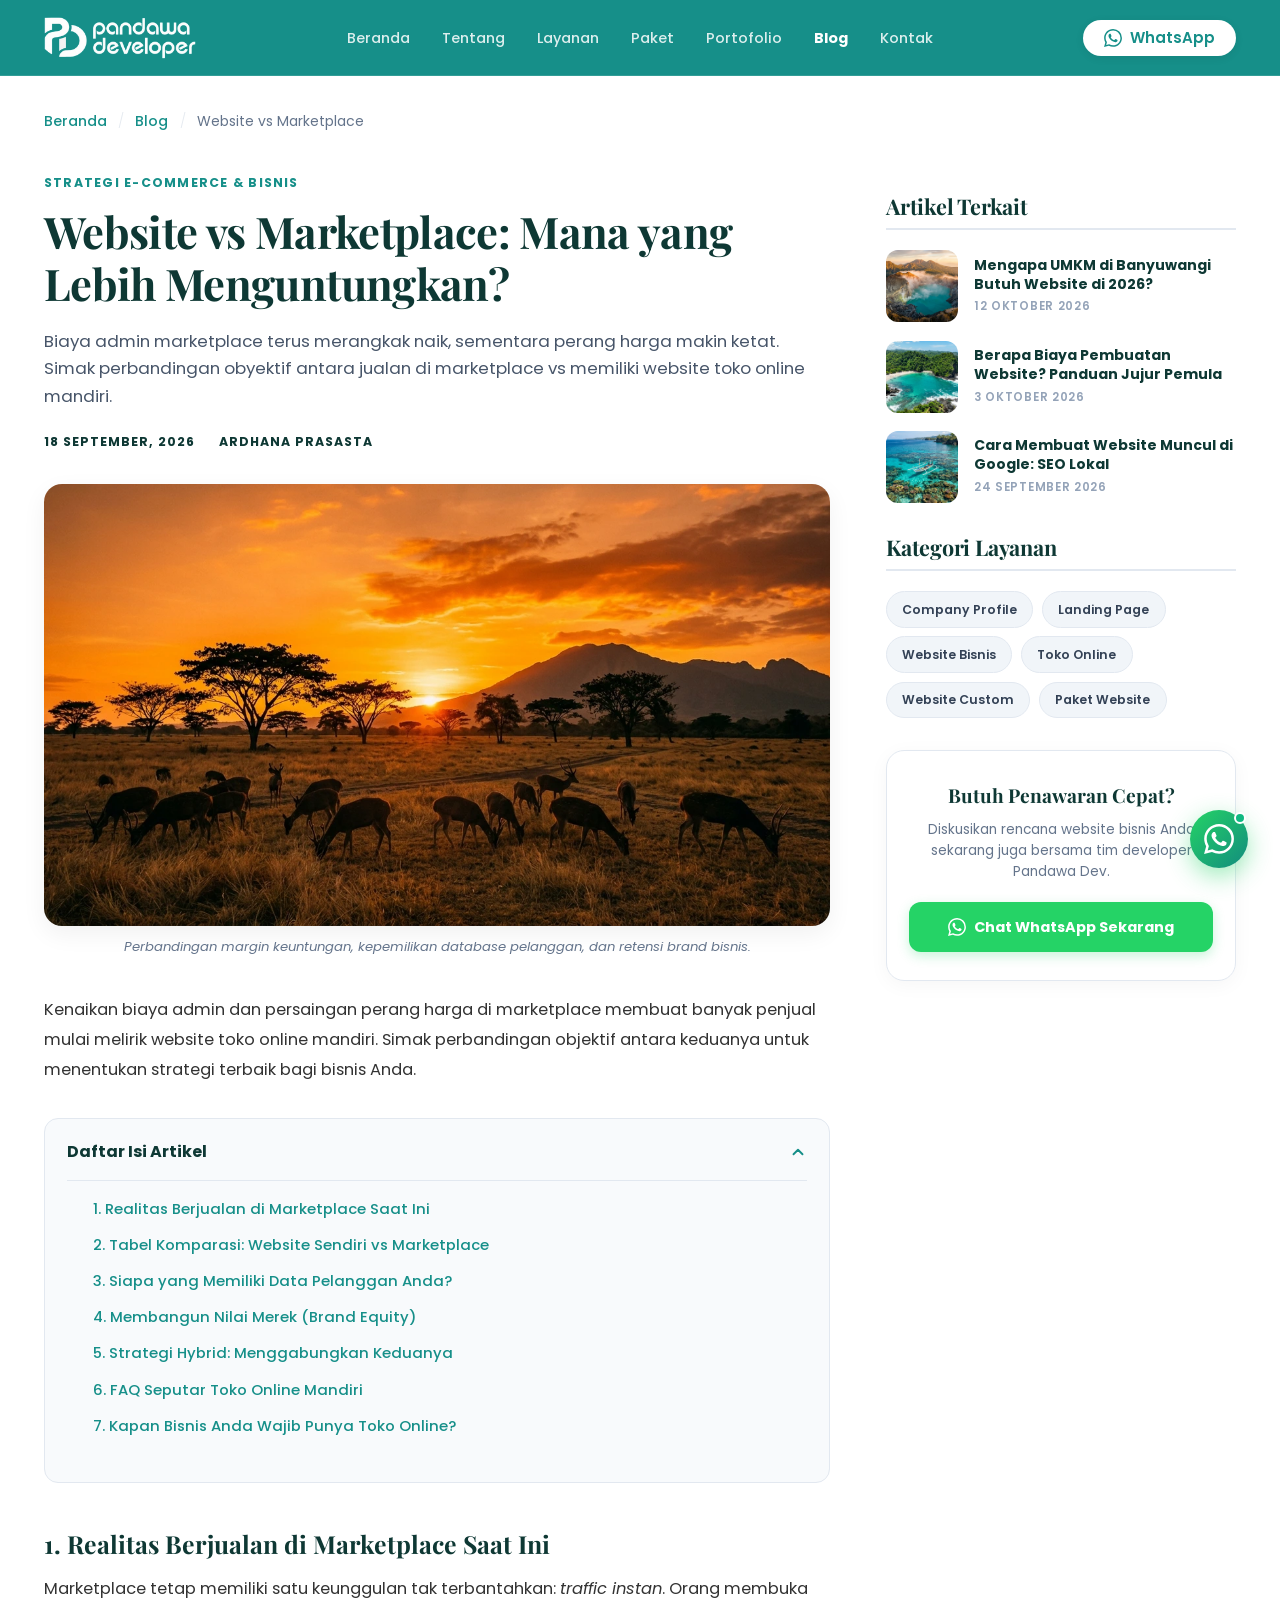
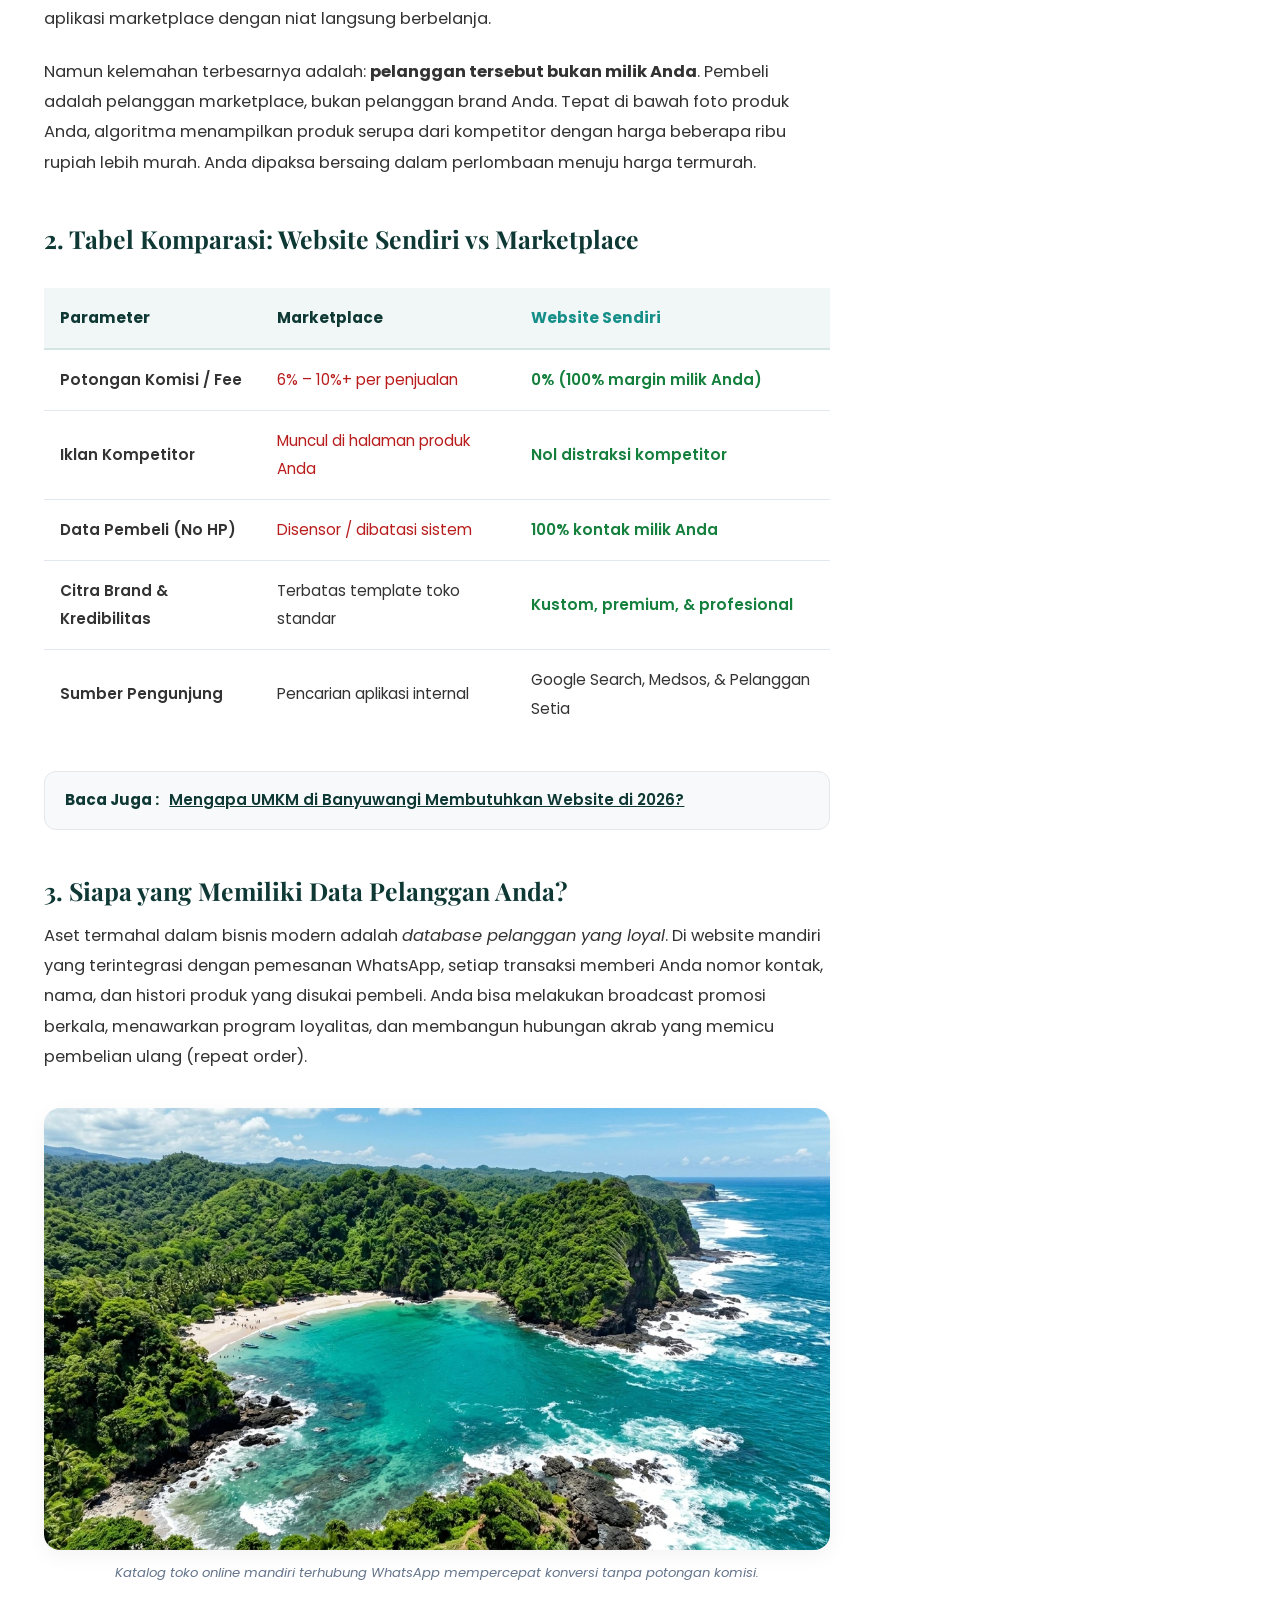
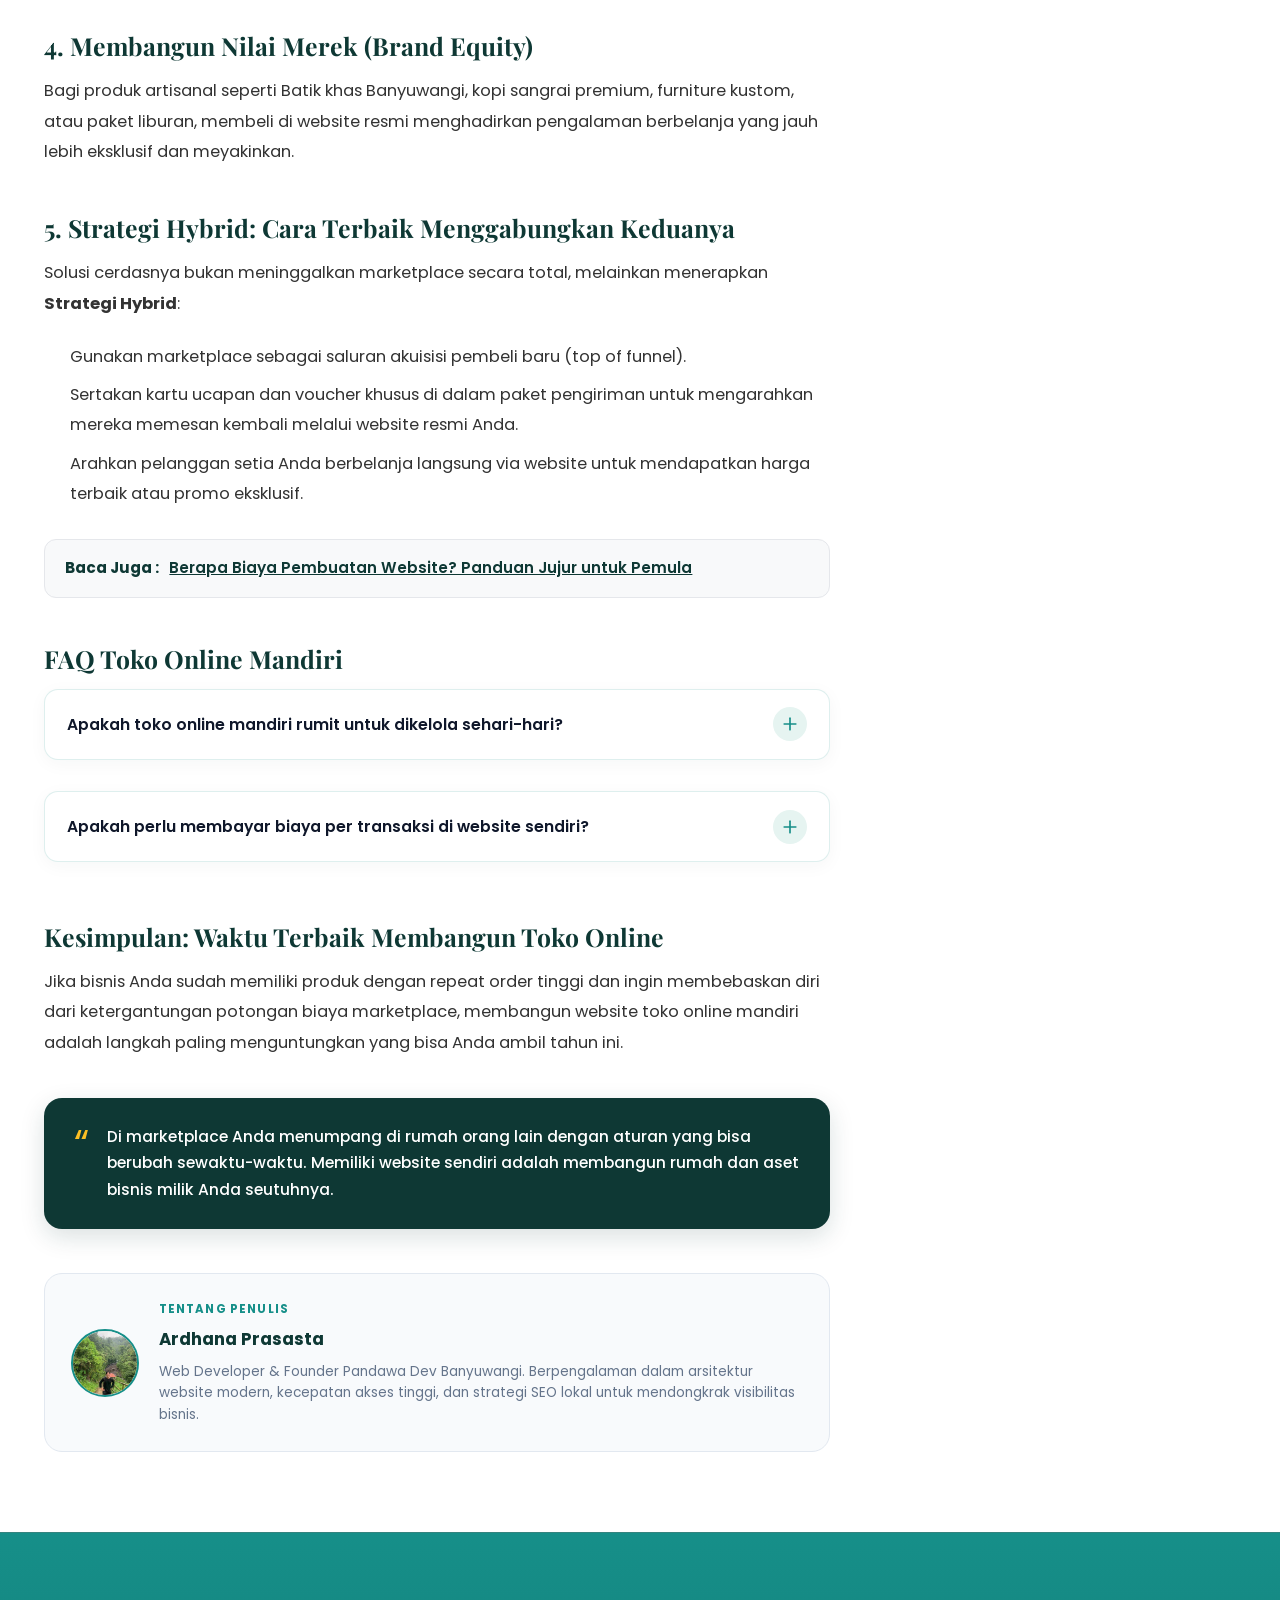
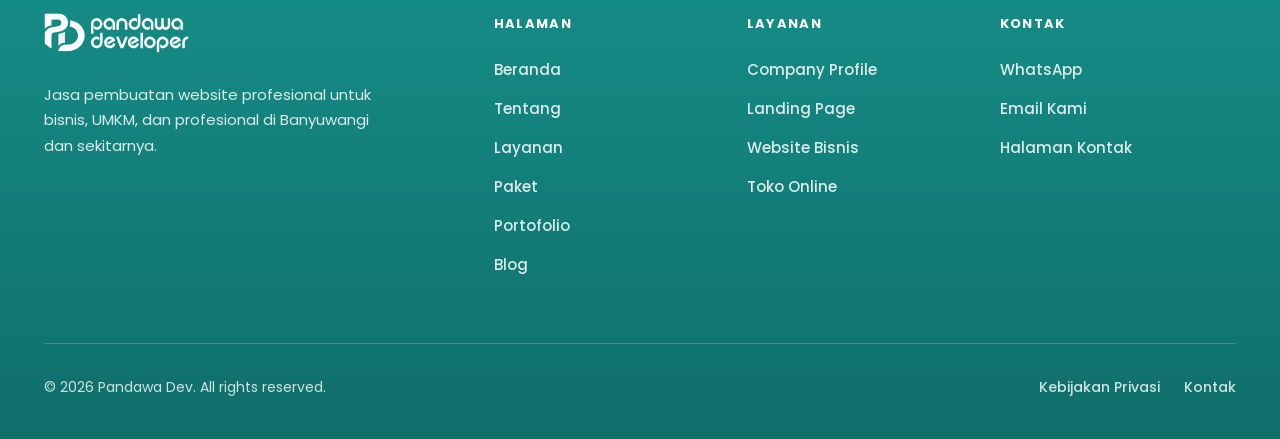
<file: blog/website-vs-marketplace/index.html>
<!DOCTYPE html>
<html lang="id">
<head>
  <meta charset="UTF-8">
  <meta name="viewport" content="width=device-width, initial-scale=1.0">

  <!-- Primary Meta Tags -->
  <title>Website vs Marketplace: Mana Lebih Untung? | Pandawa Dev</title>
  <meta name="description" content="Website toko online sendiri vs marketplace: bandingkan potongan komisi, perang harga, kepemilikan data pelanggan, dan brand value.">
  <meta name="author" content="Pandawa Developer">
  <link rel="canonical" href="https://pandawadev.web.id/blog/website-vs-marketplace/">

  <!-- Open Graph / Facebook / WhatsApp -->
  <meta property="og:type" content="article">
  <meta property="og:url" content="https://pandawadev.web.id/blog/website-vs-marketplace/">
  <meta property="og:title" content="Website vs Marketplace: Mana Lebih Untung? | Pandawa Dev">
  <meta property="og:description" content="Website toko online sendiri vs marketplace: bandingkan potongan komisi, perang harga, kepemilikan data pelanggan, dan brand value.">
  <meta property="og:image" content="https://pandawadev.web.id/assets/img/og/blog-website-vs-marketplace.jpg">
  <meta property="og:image:type" content="image/jpeg">
  <meta property="og:image:width" content="1200">
  <meta property="og:image:height" content="630">
  <meta property="og:image:alt" content="Website vs Marketplace: Mana yang Lebih Menguntungkan?">
  <meta property="og:site_name" content="Pandawa Developer">
  <meta property="og:locale" content="id_ID">
  <meta property="article:published_time" content="2026-09-18T08:00:00+07:00">
  <meta property="article:modified_time" content="2026-10-09T10:00:00+07:00">
  <meta property="article:section" content="Website &amp; SEO">

  <!-- Twitter / X -->
  <meta name="twitter:card" content="summary_large_image">
  <meta name="twitter:title" content="Website vs Marketplace: Mana Lebih Untung? | Pandawa Dev">
  <meta name="twitter:description" content="Website toko online sendiri vs marketplace: bandingkan potongan komisi, perang harga, kepemilikan data pelanggan, dan brand value.">
  <meta name="twitter:image" content="https://pandawadev.web.id/assets/img/og/blog-website-vs-marketplace.jpg">
  <meta name="twitter:image:alt" content="Website vs Marketplace: Mana yang Lebih Menguntungkan?">
  <meta name="robots" content="index, follow, max-image-preview:large, max-snippet:-1, max-video-preview:-1">

  <!-- Favicon -->
  <link rel="icon" type="image/png" href="../../assets/img/logo/favicon.png">
  <link rel="apple-touch-icon" href="../../assets/img/logo/favicon.png">
  <link rel="shortcut icon" href="../../favicon.ico">

  <!-- Main CSS -->
  <link rel="stylesheet" href="../../assets/css/main.css">

  <!-- JSON-LD (satu @graph per halaman) -->
  <script type="application/ld+json">
  {
    "@context": "https://schema.org",
    "@graph": [
      {
        "@type": "ProfessionalService",
        "@id": "https://pandawadev.web.id/#organization",
        "name": "Pandawa Developer",
        "alternateName": "Pandawa Dev",
        "url": "https://pandawadev.web.id/",
        "logo": {
          "@type": "ImageObject",
          "@id": "https://pandawadev.web.id/#logo",
          "url": "https://pandawadev.web.id/assets/img/logo/logo-schema.png",
          "contentUrl": "https://pandawadev.web.id/assets/img/logo/logo-schema.png",
          "width": 512,
          "height": 512
        },
        "image": "https://pandawadev.web.id/assets/img/about.webp",
        "description": "Studio jasa pembuatan website profesional di Banyuwangi: company profile, landing page, dan toko online yang responsif, cepat, dan SEO-friendly.",
        "telephone": "+6285748319655",
        "email": "halo@pandawadev.web.id",
        "priceRange": "Rp 850.000 - Rp 2.950.000",
        "hasMap": "https://maps.app.goo.gl/tY8xszkpeya6heZh7",
        "address": {
          "@type": "PostalAddress",
          "streetAddress": "M6W5+Q7W Gendoh",
          "addressLocality": "Banyuwangi",
          "addressRegion": "Jawa Timur",
          "postalCode": "68468",
          "addressCountry": "ID"
        },
        "geo": {
          "@type": "GeoCoordinates",
          "latitude": -8.303004,
          "longitude": 114.208215
        },
        "areaServed": [
          {
            "@type": "City",
            "name": "Banyuwangi"
          },
          {
            "@type": "AdministrativeArea",
            "name": "Kecamatan Rogojampi"
          },
          {
            "@type": "AdministrativeArea",
            "name": "Kecamatan Genteng"
          },
          {
            "@type": "AdministrativeArea",
            "name": "Kecamatan Glenmore"
          },
          {
            "@type": "AdministrativeArea",
            "name": "Kabupaten Situbondo"
          },
          {
            "@type": "AdministrativeArea",
            "name": "Kabupaten Jember"
          },
          {
            "@type": "State",
            "name": "Jawa Timur"
          },
          {
            "@type": "Country",
            "name": "Indonesia"
          }
        ],
        "openingHoursSpecification": [
          {
            "@type": "OpeningHoursSpecification",
            "dayOfWeek": [
              "Monday",
              "Tuesday",
              "Wednesday",
              "Thursday",
              "Friday",
              "Saturday",
              "Sunday"
            ],
            "opens": "08:00",
            "closes": "21:00"
          }
        ],
        "contactPoint": {
          "@type": "ContactPoint",
          "telephone": "+6285748319655",
          "contactType": "customer service",
          "areaServed": "ID",
          "availableLanguage": "Indonesian",
          "url": "https://wa.me/6285748319655"
        }
      },
      {
        "@type": "WebSite",
        "@id": "https://pandawadev.web.id/#website",
        "url": "https://pandawadev.web.id/",
        "name": "Pandawa Developer",
        "alternateName": "Pandawa Dev",
        "description": "Studio jasa pembuatan website profesional di Banyuwangi.",
        "inLanguage": "id-ID",
        "publisher": {
          "@id": "https://pandawadev.web.id/#organization"
        }
      },
      {
        "@type": "WebPage",
        "@id": "https://pandawadev.web.id/blog/website-vs-marketplace/#webpage",
        "url": "https://pandawadev.web.id/blog/website-vs-marketplace/",
        "name": "Website vs Marketplace: Mana Lebih Untung? | Pandawa Dev",
        "description": "Website toko online sendiri vs marketplace: bandingkan potongan komisi, perang harga, kepemilikan data pelanggan, dan brand value.",
        "inLanguage": "id-ID",
        "isPartOf": {
          "@id": "https://pandawadev.web.id/#website"
        },
        "about": {
          "@id": "https://pandawadev.web.id/#organization"
        },
        "primaryImageOfPage": {
          "@type": "ImageObject",
          "url": "https://pandawadev.web.id/assets/img/og/blog-website-vs-marketplace.jpg",
          "width": 1200,
          "height": 630
        },
        "breadcrumb": {
          "@id": "https://pandawadev.web.id/blog/website-vs-marketplace/#breadcrumb"
        },
        "mainEntity": {
          "@id": "https://pandawadev.web.id/blog/website-vs-marketplace/#article"
        }
      },
      {
        "@type": "BreadcrumbList",
        "@id": "https://pandawadev.web.id/blog/website-vs-marketplace/#breadcrumb",
        "itemListElement": [
          {
            "@type": "ListItem",
            "position": 1,
            "name": "Beranda",
            "item": "https://pandawadev.web.id/"
          },
          {
            "@type": "ListItem",
            "position": 2,
            "name": "Blog",
            "item": "https://pandawadev.web.id/blog/"
          },
          {
            "@type": "ListItem",
            "position": 3,
            "name": "Website vs Marketplace",
            "item": "https://pandawadev.web.id/blog/website-vs-marketplace/"
          }
        ]
      },
      {
        "@type": "BlogPosting",
        "@id": "https://pandawadev.web.id/blog/website-vs-marketplace/#article",
        "headline": "Website vs Marketplace: Mana yang Lebih Menguntungkan?",
        "description": "Website toko online sendiri vs marketplace: bandingkan potongan komisi, perang harga, kepemilikan data pelanggan, dan brand value.",
        "inLanguage": "id-ID",
        "image": {
          "@type": "ImageObject",
          "url": "https://pandawadev.web.id/assets/img/og/blog-website-vs-marketplace.jpg",
          "width": 1200,
          "height": 630
        },
        "datePublished": "2026-09-18T08:00:00+07:00",
        "dateModified": "2026-10-09T10:00:00+07:00",
        "author": {
          "@id": "https://pandawadev.web.id/#ardhana"
        },
        "publisher": {
          "@id": "https://pandawadev.web.id/#organization"
        },
        "mainEntityOfPage": {
          "@id": "https://pandawadev.web.id/blog/website-vs-marketplace/#webpage"
        },
        "isPartOf": {
          "@type": "Blog",
          "@id": "https://pandawadev.web.id/blog/#blog",
          "name": "Blog & Panduan Website Bisnis Pandawa Dev",
          "url": "https://pandawadev.web.id/blog/"
        }
      },
      {
        "@type": "Person",
        "@id": "https://pandawadev.web.id/#ardhana",
        "name": "Ardhana Prasasta",
        "jobTitle": "Web Developer & Founder",
        "url": "https://pandawadev.web.id/tentang/",
        "image": "https://pandawadev.web.id/assets/img/blog/ardhana.jpeg",
        "worksFor": {
          "@id": "https://pandawadev.web.id/#organization"
        }
      },
      {
        "@type": "FAQPage",
        "@id": "https://pandawadev.web.id/blog/website-vs-marketplace/#faq",
        "isPartOf": {
          "@id": "https://pandawadev.web.id/blog/website-vs-marketplace/#webpage"
        },
        "mainEntityOfPage": {
          "@id": "https://pandawadev.web.id/blog/website-vs-marketplace/#webpage"
        },
        "mainEntity": [
          {
            "@type": "Question",
            "name": "Apakah toko online mandiri rumit untuk dikelola sehari-hari?",
            "acceptedAnswer": {
              "@type": "Answer",
              "text": "Sangat mudah. Sistem katalog yang kami buat otomatis mengarahkan pesanan pembeli langsung ke chat WhatsApp Anda lengkap dengan rincian produk, jumlah, dan alamat pengiriman, sehingga Anda bisa melayani seperti biasa."
            }
          },
          {
            "@type": "Question",
            "name": "Apakah perlu membayar biaya per transaksi di website sendiri?",
            "acceptedAnswer": {
              "@type": "Answer",
              "text": "Tidak ada sama sekali. Keuntungan 100% adalah milik Anda tanpa potongan fee pihak ketiga."
            }
          }
        ]
      }
    ]
  }
  </script>
</head>
<body>

<header>
  <nav class="navbar navbar-teal" id="navbar" role="navigation" aria-label="Navigasi utama">
    <div class="container navbar-inner">
      <a href="/" class="navbar-logo" aria-label="Pandawa Developer - Beranda">
          <img src="../../assets/img/logo/logo.png" alt="Pandawa Developer" class="navbar-logo-img" width="152" height="42">
        </a>
      <div class="navbar-nav">
        <a href="/">Beranda</a>
        <a href="/tentang/">Tentang</a>
        <a href="/layanan/">Layanan</a>
        <a href="/paket/">Paket</a>
        <a href="/portofolio/">Portofolio</a>
        <a href="/blog/" class="active">Blog</a>
        <a href="/kontak/">Kontak</a>
      </div>
      <div class="navbar-cta">
        <a href="https://wa.me/6285748319655?text=Halo%20Pandawa%20Dev%2C%20saya%20ingin%20konsultasi%20toko%20online." class="btn-pill-white" id="cta-navbar" data-wa="navbar" target="_blank" rel="noopener"><svg width="18" height="18" viewBox="0 0 24 24" fill="currentColor" aria-hidden="true"><path d="M17.472 14.382c-.297-.149-1.758-.867-2.03-.967-.273-.099-.471-.148-.67.15-.197.297-.767.966-.94 1.164-.173.199-.347.223-.644.075-.297-.15-1.255-.463-2.39-1.475-.883-.788-1.48-1.761-1.653-2.059-.173-.297-.018-.458.13-.606.134-.133.298-.347.446-.52.149-.174.198-.298.298-.497.099-.198.05-.371-.025-.52-.075-.149-.669-1.612-.916-2.207-.242-.579-.487-.5-.669-.51-.173-.008-.371-.01-.57-.01-.198 0-.52.074-.792.372-.272.297-1.04 1.016-1.04 2.479 0 1.462 1.065 2.875 1.213 3.074.149.198 2.096 3.2 5.077 4.487.709.306 1.262.489 1.694.625.712.227 1.36.195 1.871.118.571-.085 1.758-.719 2.006-1.413.248-.694.248-1.289.173-1.413-.074-.124-.272-.198-.57-.347m-5.421 7.403h-.004a9.87 9.87 0 01-5.031-1.378l-.361-.214-3.741.982.998-3.648-.235-.374a9.86 9.86 0 01-1.51-5.26c.001-5.45 4.436-9.884 9.888-9.884 2.64 0 5.122 1.03 6.988 2.898a9.825 9.825 0 012.893 6.994c-.003 5.45-4.437 9.884-9.885 9.884m8.413-18.297A11.815 11.815 0 0012.05 0C5.495 0 .16 5.335.157 11.892c0 2.096.547 4.142 1.588 5.945L.057 24l6.305-1.654a11.882 11.882 0 005.683 1.448h.005c6.554 0 11.89-5.335 11.893-11.893a11.821 11.821 0 00-3.48-8.413z"/></svg><span>WhatsApp</span></a>
        <button class="navbar-toggle" id="navbar-toggle" aria-expanded="false" aria-controls="navbar-mobile" aria-label="Buka menu">
          <svg width="24" height="24" viewBox="0 0 24 24" fill="none" stroke="currentColor" stroke-width="2" stroke-linecap="round" stroke-linejoin="round"><line x1="3" y1="6" x2="21" y2="6"/><line x1="3" y1="12" x2="21" y2="12"/><line x1="3" y1="18" x2="21" y2="18"/></svg>
        </button>
      </div>
    </div>
  </nav>
  <div class="navbar-mobile" id="navbar-mobile" aria-hidden="true">
      <div class="navbar-mobile-header">
        <a href="/" class="navbar-mobile-brand" aria-label="Pandawa Developer">
          <img src="../../assets/img/logo/logo.png" alt="Pandawa Developer" class="navbar-mobile-logo" width="140" height="38">
        </a>
        <button type="button" class="navbar-mobile-close" id="navbarMobileClose" aria-label="Tutup menu">
            <svg width="24" height="24" viewBox="0 0 24 24" fill="none" stroke="currentColor" stroke-width="2.5" stroke-linecap="round" stroke-linejoin="round">
              <line x1="18" y1="6" x2="6" y2="18"/>
              <line x1="6" y1="6" x2="18" y2="18"/>
            </svg>
          </button>
      </div>

      <nav class="navbar-mobile-nav" aria-label="Navigasi Menu Mobile">
        <div class="navbar-mobile-item">
          <a href="/" class="navbar-mobile-link ">Beranda</a>
        </div>
        <div class="navbar-mobile-item">
          <a href="/tentang/" class="navbar-mobile-link ">Tentang</a>
        </div>
        <div class="navbar-mobile-item">
          <a href="/layanan/" class="navbar-mobile-link">Layanan</a>
        </div>
        <div class="navbar-mobile-item">
          <a href="/paket/" class="navbar-mobile-link">Paket</a>
        </div>
        <div class="navbar-mobile-item">
          <a href="/portofolio/" class="navbar-mobile-link">Portofolio</a>
        </div>
        <div class="navbar-mobile-item">
          <a href="/blog/" class="navbar-mobile-link active">Blog</a>
        </div>
        <div class="navbar-mobile-item">
          <a href="/kontak/" class="navbar-mobile-link">Kontak</a>
        </div>
      </nav>
      <div class="navbar-mobile-footer">
        <a href="https://wa.me/6285748319655?text=Halo%20Pandawa%20Dev%2C%20saya%20ingin%20konsultasi%20pembuatan%20website."
          class="navbar-mobile-cta" target="_blank" rel="noopener">
          <svg width="20" height="20" viewBox="0 0 24 24" fill="currentColor" aria-hidden="true">
            <path d="M17.472 14.382c-.297-.149-1.758-.867-2.03-.967-.273-.099-.471-.148-.67.15-.197.297-.767.966-.94 1.164-.173.199-.347.223-.644.075-.297-.15-1.255-.463-2.39-1.475-.883-.788-1.48-1.761-1.653-2.059-.173-.297-.018-.458.13-.606.134-.133.298-.347.446-.52.149-.174.198-.298.298-.497.099-.198.05-.371-.025-.52-.075-.149-.669-1.612-.916-2.207-.242-.579-.487-.5-.669-.51-.173-.008-.371-.01-.57-.01-.198 0-.52.074-.792.372-.272.297-1.04 1.016-1.04 2.479 0 1.462 1.065 2.875 1.213 3.074.149.198 2.096 3.2 5.077 4.487.709.306 1.262.489 1.694.625.712.227 1.36.195 1.871.118.571-.085 1.758-.719 2.006-1.413.248-.694.248-1.289.173-1.413-.074-.124-.272-.198-.57-.347m-5.421 7.403h-.004a9.87 9.87 0 01-5.031-1.378l-.361-.214-3.741.982.998-3.648-.235-.374a9.86 9.86 0 01-1.51-5.26c.001-5.45 4.436-9.884 9.888-9.884 2.64 0 5.122 1.03 6.988 2.898a9.825 9.825 0 012.893 6.994c-.003 5.45-4.437 9.884-9.885 9.884m8.413-18.297A11.815 11.815 0 0012.05 0C5.495 0 .16 5.335.157 11.892c0 2.096.547 4.142 1.588 5.945L.057 24l6.305-1.654a11.882 11.882 0 005.683 1.448h.005c6.554 0 11.89-5.335 11.893-11.893a11.821 11.821 0 00-3.48-8.413z"/>
          </svg>
          <span>WhatsApp</span>
        </a>
      </div>
    </div>
  </header>

<main id="main-content">

  <section class="article-detail-section" aria-label="Detail Artikel">
    <div class="container">

      <!-- BREADCRUMB (STRUKTUR DI ATAS DUA KOLOM, SEPERTI REFERENSI) -->
      <nav class="article-breadcrumb-top" aria-label="Breadcrumb">
        <a href="/">Beranda</a>
        <span class="breadcrumb-sep">/</span>
        <a href="/blog/">Blog</a>
        <span class="breadcrumb-sep">/</span>
        <span class="breadcrumb-current">Website vs Marketplace</span>
      </nav>

      <!-- DUA KOLOM: KONTEN KIRI & SIDEBAR KANAN SEJAJAR DENGAN JUDUL -->
      <div class="article-layout-grid">

        <!-- LEFT COLUMN: HEADER + IMAGE + CONTENT -->
        <article class="article-main-col">

          <!-- EYEBROW, TITLE, DESC, META -->
          <span class="article-eyebrow">STRATEGI E-COMMERCE &amp; BISNIS</span>
          <h1 class="article-main-title">Website vs Marketplace: Mana yang Lebih Menguntungkan?</h1>
          <p class="article-lead-desc">
            Biaya admin marketplace terus merangkak naik, sementara perang harga makin ketat. Simak perbandingan obyektif antara jualan di marketplace vs memiliki website toko online mandiri.
          </p>
          <div class="article-meta-row">
            <span>18 SEPTEMBER, 2026</span>
            <span>ARDHANA PRASASTA</span>
          </div>

          <!-- FEATURED FIGURE & CAPTION -->
          <figure class="article-featured-figure">
            <img src="../../assets/img/service-ecommerce.webp" alt="Website vs Marketplace: Mana yang Lebih Menguntungkan?" class="article-featured-img" width="1200" height="675" loading="eager">
            <figcaption class="article-img-caption">Perbandingan margin keuntungan, kepemilikan database pelanggan, dan retensi brand bisnis.</figcaption>
          </figure>

          <!-- BODY TEXT -->
          <div class="article-body-text">
            <p>
              Kenaikan biaya admin dan persaingan perang harga di marketplace membuat banyak penjual mulai melirik website toko online mandiri. Simak perbandingan objektif antara keduanya untuk menentukan strategi terbaik bagi bisnis Anda.
            </p>

            <!-- ACCORDION TABLE OF CONTENTS -->
            <details class="article-toc-box" open>
              <summary class="article-toc-header">
                <span>Daftar Isi Artikel</span>
                <svg class="toc-chevron" width="18" height="18" viewBox="0 0 24 24" fill="none" stroke="currentColor" stroke-width="2.5" stroke-linecap="round" stroke-linejoin="round">
                  <polyline points="6 9 12 15 18 9"/>
                </svg>
              </summary>
              <ul class="article-toc-list">
                <li><a href="#dilema-marketplace">1. Realitas Berjualan di Marketplace Saat Ini</a></li>
                <li><a href="#tabel-perbandingan">2. Tabel Komparasi: Website Sendiri vs Marketplace</a></li>
                <li><a href="#kepemilikan-database">3. Siapa yang Memiliki Data Pelanggan Anda?</a></li>
                <li><a href="#brand-equity">4. Membangun Nilai Merek (Brand Equity)</a></li>
                <li><a href="#strategi-hybrid">5. Strategi Hybrid: Menggabungkan Keduanya</a></li>
                <li><a href="#faq">6. FAQ Seputar Toko Online Mandiri</a></li>
                <li><a href="#kesimpulan-marketplace">7. Kapan Bisnis Anda Wajib Punya Toko Online?</a></li>
              </ul>
            </details>

            <h2 id="dilema-marketplace">1. Realitas Berjualan di Marketplace Saat Ini</h2>
            <p>
              Marketplace tetap memiliki satu keunggulan tak terbantahkan: <em>traffic instan</em>. Orang membuka aplikasi marketplace dengan niat langsung berbelanja.
            </p>
            <p>
              Namun kelemahan terbesarnya adalah: <strong>pelanggan tersebut bukan milik Anda</strong>. Pembeli adalah pelanggan marketplace, bukan pelanggan brand Anda. Tepat di bawah foto produk Anda, algoritma menampilkan produk serupa dari kompetitor dengan harga beberapa ribu rupiah lebih murah. Anda dipaksa bersaing dalam perlombaan menuju harga termurah.
            </p>

            <h2 id="tabel-perbandingan">2. Tabel Komparasi: Website Sendiri vs Marketplace</h2>
            <div style="overflow-x:auto;margin:2rem 0;">
              <table style="width:100%;border-collapse:collapse;font-size:0.95rem;text-align:left;">
                <thead>
                  <tr style="background:#F1F7F6;border-bottom:2px solid #D5E5E3;">
                    <th style="padding:1rem;color:#0E3834;">Parameter</th>
                    <th style="padding:1rem;color:#0E3834;">Marketplace</th>
                    <th style="padding:1rem;color:#168F89;">Website Sendiri</th>
                  </tr>
                </thead>
                <tbody>
                  <tr style="border-bottom:1px solid #E2E8F0;">
                    <td style="padding:1rem;font-weight:600;">Potongan Komisi / Fee</td>
                    <td style="padding:1rem;color:#b91c1c;">6% – 10%+ per penjualan</td>
                    <td style="padding:1rem;color:#15803d;font-weight:600;">0% (100% margin milik Anda)</td>
                  </tr>
                  <tr style="border-bottom:1px solid #E2E8F0;">
                    <td style="padding:1rem;font-weight:600;">Iklan Kompetitor</td>
                    <td style="padding:1rem;color:#b91c1c;">Muncul di halaman produk Anda</td>
                    <td style="padding:1rem;color:#15803d;font-weight:600;">Nol distraksi kompetitor</td>
                  </tr>
                  <tr style="border-bottom:1px solid #E2E8F0;">
                    <td style="padding:1rem;font-weight:600;">Data Pembeli (No HP)</td>
                    <td style="padding:1rem;color:#b91c1c;">Disensor / dibatasi sistem</td>
                    <td style="padding:1rem;color:#15803d;font-weight:600;">100% kontak milik Anda</td>
                  </tr>
                  <tr style="border-bottom:1px solid #E2E8F0;">
                    <td style="padding:1rem;font-weight:600;">Citra Brand &amp; Kredibilitas</td>
                    <td style="padding:1rem;">Terbatas template toko standar</td>
                    <td style="padding:1rem;color:#15803d;font-weight:600;">Kustom, premium, &amp; profesional</td>
                  </tr>
                  <tr>
                    <td style="padding:1rem;font-weight:600;">Sumber Pengunjung</td>
                    <td style="padding:1rem;">Pencarian aplikasi internal</td>
                    <td style="padding:1rem;">Google Search, Medsos, &amp; Pelanggan Setia</td>
                  </tr>
                </tbody>
              </table>
            </div>

            <!-- INLINE BACA JUGA -->
            <div class="article-baca-juga">
              <strong>Baca Juga :</strong> <a href="/blog/mengapa-umkm-butuh-website/">Mengapa UMKM di Banyuwangi Membutuhkan Website di 2026?</a>
            </div>

            <h2 id="kepemilikan-database">3. Siapa yang Memiliki Data Pelanggan Anda?</h2>
            <p>
              Aset termahal dalam bisnis modern adalah <em>database pelanggan yang loyal</em>. Di website mandiri yang terintegrasi dengan pemesanan WhatsApp, setiap transaksi memberi Anda nomor kontak, nama, dan histori produk yang disukai pembeli. Anda bisa melakukan broadcast promosi berkala, menawarkan program loyalitas, dan membangun hubungan akrab yang memicu pembelian ulang (repeat order).
            </p>

            <!-- IN-CONTENT SECONDARY FIGURE -->
            <figure class="article-secondary-figure">
              <img src="../../assets/img/service-custom.webp" alt="Toko Online Mandiri Terhubung WhatsApp" width="1200" height="675" loading="lazy">
              <figcaption class="article-img-caption">Katalog toko online mandiri terhubung WhatsApp mempercepat konversi tanpa potongan komisi.</figcaption>
            </figure>

            <h2 id="brand-equity">4. Membangun Nilai Merek (Brand Equity)</h2>
            <p>
              Bagi produk artisanal seperti Batik khas Banyuwangi, kopi sangrai premium, furniture kustom, atau paket liburan, membeli di website resmi menghadirkan pengalaman berbelanja yang jauh lebih eksklusif dan meyakinkan.
            </p>

            <h2 id="strategi-hybrid">5. Strategi Hybrid: Cara Terbaik Menggabungkan Keduanya</h2>
            <p>
              Solusi cerdasnya bukan meninggalkan marketplace secara total, melainkan menerapkan <strong>Strategi Hybrid</strong>:
            </p>
            <ul>
              <li>Gunakan marketplace sebagai saluran akuisisi pembeli baru (top of funnel).</li>
              <li>Sertakan kartu ucapan dan voucher khusus di dalam paket pengiriman untuk mengarahkan mereka memesan kembali melalui website resmi Anda.</li>
              <li>Arahkan pelanggan setia Anda berbelanja langsung via website untuk mendapatkan harga terbaik atau promo eksklusif.</li>
            </ul>

            <!-- INLINE BACA JUGA -->
            <div class="article-baca-juga">
              <strong>Baca Juga :</strong> <a href="/blog/biaya-pembuatan-website/">Berapa Biaya Pembuatan Website? Panduan Jujur untuk Pemula</a>
            </div>

            <!-- FAQ SECTION -->
            <div class="article-faq-section" id="faq">
              <h2 class="article-section-heading">FAQ Toko Online Mandiri</h2>
              <div class="faq-list">
                <div class="faq-item">
                  <button class="faq-question" type="button" aria-expanded="false">
                    Apakah toko online mandiri rumit untuk dikelola sehari-hari?
                    <svg class="faq-icon" viewBox="0 0 24 24" fill="none" stroke="currentColor" stroke-width="2" stroke-linecap="round" stroke-linejoin="round"><line x1="12" y1="5" x2="12" y2="19"/><line x1="5" y1="12" x2="19" y2="12"/></svg>
                  </button>
                  <div class="faq-answer">
                    <p>Sangat mudah. Sistem katalog yang kami buat otomatis mengarahkan pesanan pembeli langsung ke chat WhatsApp Anda lengkap dengan rincian produk, jumlah, dan alamat pengiriman, sehingga Anda bisa melayani seperti biasa.</p>
                  </div>
                </div>
                <div class="faq-item">
                  <button class="faq-question" type="button" aria-expanded="false">
                    Apakah perlu membayar biaya per transaksi di website sendiri?
                    <svg class="faq-icon" viewBox="0 0 24 24" fill="none" stroke="currentColor" stroke-width="2" stroke-linecap="round" stroke-linejoin="round"><line x1="12" y1="5" x2="12" y2="19"/><line x1="5" y1="12" x2="19" y2="12"/></svg>
                  </button>
                  <div class="faq-answer">
                    <p>Tidak ada sama sekali. Keuntungan 100% adalah milik Anda tanpa potongan fee pihak ketiga.</p>
                  </div>
                </div>
              </div>
            </div>

            <!-- KESIMPULAN -->
            <div class="article-kesimpulan-section" id="kesimpulan-marketplace">
              <h2 class="article-section-heading">Kesimpulan: Waktu Terbaik Membangun Toko Online</h2>
              <p>
                Jika bisnis Anda sudah memiliki produk dengan repeat order tinggi dan ingin membebaskan diri dari ketergantungan potongan biaya marketplace, membangun website toko online mandiri adalah langkah paling menguntungkan yang bisa Anda ambil tahun ini.
              </p>
            </div>

            <!-- HIGHLIGHTED QUOTE CALLOUT -->
            <div class="article-quote-callout">
              <span class="quote-callout-icon" aria-hidden="true">“</span>
              <p class="quote-callout-text">
                Di marketplace Anda menumpang di rumah orang lain dengan aturan yang bisa berubah sewaktu-waktu. Memiliki website sendiri adalah membangun rumah dan aset bisnis milik Anda seutuhnya.
              </p>
            </div>

            <!-- AUTHOR BOX -->
            <div class="article-author-card">
              <div class="author-avatar-wrap">
                <img src="../../assets/img/blog/ardhana.jpeg" alt="Ardhana Prasasta" class="author-avatar-img" width="68" height="68">
              </div>
              <div class="author-details">
                <span class="author-label">TENTANG PENULIS</span>
                <h4 class="author-name">Ardhana Prasasta</h4>
                <p class="author-bio">
                  Web Developer &amp; Founder Pandawa Dev Banyuwangi. Berpengalaman dalam arsitektur website modern, kecepatan akses tinggi, dan strategi SEO lokal untuk mendongkrak visibilitas bisnis.
                </p>
              </div>
            </div>
          </div>
        </article>

        <!-- RIGHT COLUMN: SIDEBAR STACK (SEJAJAR TEPAT DENGAN JUDUL ARTIKEL) -->
        <aside class="article-sidebar-col">
          <div class="article-sidebar-sticky">

            <!-- WIDGET 1: ARTIKEL TERKAIT -->
            <div class="sidebar-widget">
              <h3 class="sidebar-widget-title">Artikel Terkait</h3>
              <div class="related-posts-list">
                <a href="/blog/mengapa-umkm-butuh-website/" class="related-post-item">
                  <img src="../../assets/img/service-company.webp" alt="Mengapa UMKM di Banyuwangi Butuh Website di 2026?" class="related-post-thumb" width="72" height="72" loading="lazy">
                  <div class="related-post-info">
                    <h4 class="related-post-title">Mengapa UMKM di Banyuwangi Butuh Website di 2026?</h4>
                    <span class="related-post-date">12 OKTOBER 2026</span>
                  </div>
                </a>
                <a href="/blog/biaya-pembuatan-website/" class="related-post-item">
                  <img src="../../assets/img/service-custom.webp" alt="Berapa Biaya Pembuatan Website? Panduan Jujur Pemula" class="related-post-thumb" width="72" height="72" loading="lazy">
                  <div class="related-post-info">
                    <h4 class="related-post-title">Berapa Biaya Pembuatan Website? Panduan Jujur Pemula</h4>
                    <span class="related-post-date">3 OKTOBER 2026</span>
                  </div>
                </a>
                <a href="/blog/cara-membuat-website-muncul-di-google/" class="related-post-item">
                  <img src="../../assets/img/service-landing.webp" alt="Cara Membuat Website Muncul di Google: SEO Lokal" class="related-post-thumb" width="72" height="72" loading="lazy">
                  <div class="related-post-info">
                    <h4 class="related-post-title">Cara Membuat Website Muncul di Google: SEO Lokal</h4>
                    <span class="related-post-date">24 SEPTEMBER 2026</span>
                  </div>
                </a>
              </div>
            </div>

            <!-- WIDGET 2: KATEGORI LAYANAN -->
            <div class="sidebar-widget">
              <h3 class="sidebar-widget-title">Kategori Layanan</h3>
              <div class="sidebar-category-tags">
                <a href="/layanan/#company-profile" class="category-tag-pill">Company Profile</a>
                <a href="/layanan/#landing-page" class="category-tag-pill">Landing Page</a>
                <a href="/layanan/#website-bisnis" class="category-tag-pill">Website Bisnis</a>
                <a href="/layanan/#toko-online" class="category-tag-pill">Toko Online</a>
                <a href="/layanan/#custom" class="category-tag-pill">Website Custom</a>
                <a href="/paket/" class="category-tag-pill">Paket Website</a>
              </div>
            </div>

            <!-- WIDGET 3: CTA BUTUH PENAWARAN CEPAT -->
            <div class="sidebar-cta-card">
              <h4 class="sidebar-cta-title">Butuh Penawaran Cepat?</h4>
              <p class="sidebar-cta-desc">Diskusikan rencana website bisnis Anda sekarang juga bersama tim developer Pandawa Dev.</p>
              <a href="https://wa.me/6285748319655?text=Halo%20Pandawa%20Dev%2C%20saya%20tertarik%20konsultasi%20pembuatan%20website%20bisnis." class="btn-sidebar-wa" target="_blank" rel="noopener">
                <svg width="18" height="18" viewBox="0 0 24 24" fill="currentColor" aria-hidden="true"><path d="M17.472 14.382c-.297-.149-1.758-.867-2.03-.967-.273-.099-.471-.148-.67.15-.197.297-.767.966-.94 1.164-.173.199-.347.223-.644.075-.297-.15-1.255-.463-2.39-1.475-.883-.788-1.48-1.761-1.653-2.059-.173-.297-.018-.458.13-.606.134-.133.298-.347.446-.52.149-.174.198-.298.298-.497.099-.198.05-.371-.025-.52-.075-.149-.669-1.612-.916-2.207-.242-.579-.487-.5-.669-.51-.173-.008-.371-.01-.57-.01-.198 0-.52.074-.792.372-.272.297-1.04 1.016-1.04 2.479 0 1.462 1.065 2.875 1.213 3.074.149.198 2.096 3.2 5.077 4.487.709.306 1.262.489 1.694.625.712.227 1.36.195 1.871.118.571-.085 1.758-.719 2.006-1.413.248-.694.248-1.289.173-1.413-.074-.124-.272-.198-.57-.347m-5.421 7.403h-.004a9.87 9.87 0 01-5.031-1.378l-.361-.214-3.741.982.998-3.648-.235-.374a9.86 9.86 0 01-1.51-5.26c.001-5.45 4.436-9.884 9.888-9.884 2.64 0 5.122 1.03 6.988 2.898a9.825 9.825 0 012.893 6.994c-.003 5.45-4.437 9.884-9.885 9.884m8.413-18.297A11.815 11.815 0 0012.05 0C5.495 0 .16 5.335.157 11.892c0 2.096.547 4.142 1.588 5.945L.057 24l6.305-1.654a11.882 11.882 0 005.683 1.448h.005c6.554 0 11.89-5.335 11.893-11.893a11.821 11.821 0 00-3.48-8.413z"/></svg>
                <span>Chat WhatsApp Sekarang</span>
              </a>
            </div>

          </div>
        </aside>

      </div>
    </div>
  </section>

</main>

<footer class="footer" role="contentinfo">
  <div class="container">
    <div class="footer-grid">
      <div>
        <a href="/" class="footer-brand-logo" aria-label="Pandawa Developer - Beranda">
            <img src="../../assets/img/logo/logo.png" alt="Pandawa Developer" class="footer-logo-img" width="160" height="44">
          </a>
        <p class="footer-brand-desc">Jasa pembuatan website profesional untuk bisnis, UMKM, dan profesional di Banyuwangi dan sekitarnya.</p>
      </div>
      <div>
        <div class="footer-heading">Halaman</div>
        <ul class="footer-links">
          <li><a href="/">Beranda</a></li>
          <li><a href="/tentang/">Tentang</a></li>
          <li><a href="/layanan/">Layanan</a></li>
            <li><a href="/paket/">Paket</a></li>
            <li><a href="/portofolio/">Portofolio</a></li>
          <li><a href="/blog/">Blog</a></li>
        </ul>
      </div>
      <div>
        <div class="footer-heading">Layanan</div>
        <ul class="footer-links">
          <li><a href="/layanan/#company-profile">Company Profile</a></li>
          <li><a href="/layanan/#landing-page">Landing Page</a></li>
          <li><a href="/layanan/#website-bisnis">Website Bisnis</a></li>
          <li><a href="/layanan/#toko-online">Toko Online</a></li>
        </ul>
      </div>
      <div>
        <div class="footer-heading">Kontak</div>
        <ul class="footer-links">
          <li><a href="https://wa.me/6285748319655" target="_blank" rel="noopener">WhatsApp</a></li>
          <li><a href="mailto:halo@pandawadev.web.id">Email Kami</a></li>
          <li><a href="/kontak/">Halaman Kontak</a></li>
        </ul>
      </div>
    </div>
    <div class="footer-bottom">
      <p class="footer-copy">&#169; 2026 Pandawa Dev. All rights reserved.</p>
      <div class="footer-bottom-links">
        <a href="/kebijakan-privasi/">Kebijakan Privasi</a>
        <a href="/kontak/">Kontak</a>
      </div>
    </div>
  </div>
</footer>

<!-- Floating WhatsApp Widget & Interactive Popup -->
    <!-- Circular Scroll-to-Top with Progress Indicator -->
  <button type="button" class="scroll-top-btn" id="scrollTopBtn" aria-label="Kembali ke atas" title="Kembali ke atas">
    <svg class="scroll-progress-svg" viewBox="0 0 48 48" width="48" height="48">
      <circle class="scroll-progress-bg" cx="24" cy="24" r="20" />
      <circle class="scroll-progress-bar" id="scrollProgressBar" cx="24" cy="24" r="20" />
    </svg>
    <span class="scroll-top-icon">
      <svg viewBox="0 0 24 24" width="18" height="18" fill="none" stroke="currentColor" stroke-width="2.6" stroke-linecap="round" stroke-linejoin="round">
        <polyline points="18 15 12 9 6 15" />
      </svg>
    </span>
  </button>

  <div class="wa-widget" id="waWidget">
    <div class="wa-popup" id="waPopup" aria-hidden="true" role="dialog" aria-labelledby="waPopupTitle">
      <div class="wa-popup-header">
        <div class="wa-popup-profile">
          <div class="wa-popup-avatar">
            <svg viewBox="0 0 24 24" width="22" height="22" fill="currentColor">
              <path d="M12 2C6.48 2 2 6.48 2 12c0 1.85.5 3.58 1.38 5.08L2 22l5.05-1.33A9.96 9.96 0 0 0 12 22c5.52 0 10-4.48 10-10S17.52 2 12 2zm0 18c-1.6 0-3.11-.45-4.41-1.23l-.32-.19-3.27.86.87-3.19-.21-.33A7.95 7.95 0 0 1 4 12c0-4.41 3.59-8 8-8s8 3.59 8 8-3.59 8-8 8z"/>
            </svg>
            <span class="wa-status-badge" title="Online"></span>
          </div>
          <div class="wa-popup-info">
            <h4 class="wa-popup-title" id="waPopupTitle">Pandawa Developer</h4>
            <span class="wa-popup-subtitle">Online · Konsultasi Gratis</span>
          </div>
        </div>
        <button type="button" class="wa-popup-close" id="waPopupClose" aria-label="Tutup popup WhatsApp">
          <svg viewBox="0 0 24 24" width="18" height="18" fill="none" stroke="currentColor" stroke-width="2.5" stroke-linecap="round"><line x1="18" y1="6" x2="6" y2="18"/><line x1="6" y1="6" x2="18" y2="18"/></svg>
        </button>
      </div>
      <div class="wa-popup-body">
        <div class="wa-chat-bubble">
          <div class="wa-bubble-sender">Pandawa Developer</div>
          <p class="wa-bubble-text">Halo! 👋 Butuh website profesional atau ingin konsultasi untuk bisnis Anda di Banyuwangi?</p>
          <p class="wa-bubble-text" style="margin-top: 6px;">Tim kami siap membantu mewujudkan website yang modern, cepat, dan siap menghasilkan.</p>
          <div class="wa-bubble-meta">
            <span class="wa-bubble-time">Baru saja</span>
            <svg class="wa-check-double" viewBox="0 0 16 15" width="14" height="13" fill="#53bdeb"><path d="M15.01 3.316l-.478-.372a.365.365 0 0 0-.51.063L8.666 9.879a.32.32 0 0 1-.484.033l-.358-.325a.319.319 0 0 0-.484.032l-.378.483a.418.418 0 0 0 .036.541l1.32 1.266c.143.14.361.125.484-.033l6.272-8.048a.366.366 0 0 0-.064-.512zm-4.1 0l-.478-.372a.365.365 0 0 0-.51.063L4.566 9.879a.32.32 0 0 1-.484.033L1.891 7.769a.366.366 0 0 0-.515.006l-.423.433a.364.364 0 0 0 .006.514l3.258 3.185c.143.14.361.125.484-.033l6.272-8.048a.365.365 0 0 0-.063-.51z"/></svg>
          </div>
        </div>
      </div>
      <div class="wa-popup-footer">
        <a href="https://wa.me/6285748319655?text=Halo%20Pandawa%20Developer%2C%20saya%20ingin%20konsultasi%20pembuatan%20website."
          target="_blank" rel="noopener" class="wa-popup-btn" id="waPopupStartChat">
          <svg viewBox="0 0 24 24" width="20" height="20" fill="currentColor">
            <path d="M17.472 14.382c-.297-.149-1.758-.867-2.03-.967-.273-.099-.471-.148-.67.15-.197.297-.767.966-.94 1.164-.173.199-.347.223-.644.075-.297-.15-1.255-.463-2.39-1.475-.883-.788-1.48-1.761-1.653-2.059-.173-.297-.018-.458.13-.606.134-.133.298-.347.446-.52.149-.174.198-.298.298-.497.099-.198.05-.371-.025-.52-.075-.149-.669-1.612-.916-2.207-.242-.579-.487-.5-.669-.51-.173-.008-.371-.01-.57-.01-.198 0-.52.074-.792.372-.272.297-1.04 1.016-1.04 2.479 0 1.462 1.065 2.875 1.213 3.074.149.198 2.096 3.2 5.077 4.487.709.306 1.262.489 1.694.625.712.227 1.36.195 1.871.118.571-.085 1.758-.719 2.006-1.413.248-.694.248-1.289.173-1.413-.074-.124-.272-.198-.57-.347m-5.421 7.403h-.004a9.87 9.87 0 01-5.031-1.378l-.361-.214-3.741.982.998-3.648-.235-.374a9.86 9.86 0 01-1.51-5.26c.001-5.45 4.436-9.884 9.888-9.884 2.64 0 5.122 1.03 6.988 2.898a9.825 9.825 0 012.893 6.994c-.003 5.45-4.437 9.884-9.885 9.884m8.413-18.297A11.815 11.815 0 0012.05 0C5.495 0 .16 5.335.157 11.892c0 2.096.547 4.142 1.588 5.945L.057 24l6.305-1.654a11.882 11.882 0 005.683 1.448h.005c6.554 0 11.89-5.335 11.893-11.893a11.821 11.821 0 00-3.48-8.413z"/>
          </svg>
          <span>Mulai Chat WhatsApp</span>
        </a>
      </div>
    </div>

    <button type="button" class="wa-float-circle" id="waFloatBtn" aria-label="Buka Chat WhatsApp" aria-expanded="false" title="Hubungi kami via WhatsApp">
      <svg xmlns="http://www.w3.org/2000/svg" viewBox="0 0 24 24" fill="currentColor" width="30" height="30">
        <path d="M17.472 14.382c-.297-.149-1.758-.867-2.03-.967-.273-.099-.471-.148-.67.15-.197.297-.767.966-.94 1.164-.173.199-.347.223-.644.075-.297-.15-1.255-.463-2.39-1.475-.883-.788-1.48-1.761-1.653-2.059-.173-.297-.018-.458.13-.606.134-.133.298-.347.446-.52.149-.174.198-.298.298-.497.099-.198.05-.371-.025-.52-.075-.149-.669-1.612-.916-2.207-.242-.579-.487-.5-.669-.51-.173-.008-.371-.01-.57-.01-.198 0-.52.074-.792.372-.272.297-1.04 1.016-1.04 2.479 0 1.462 1.065 2.875 1.213 3.074.149.198 2.096 3.2 5.077 4.487.709.306 1.262.489 1.694.625.712.227 1.36.195 1.871.118.571-.085 1.758-.719 2.006-1.413.248-.694.248-1.289.173-1.413-.074-.124-.272-.198-.57-.347m-5.421 7.403h-.004a9.87 9.87 0 01-5.031-1.378l-.361-.214-3.741.982.998-3.648-.235-.374a9.86 9.86 0 01-1.51-5.26c.001-5.45 4.436-9.884 9.888-9.884 2.64 0 5.122 1.03 6.988 2.898a9.825 9.825 0 012.893 6.994c-.003 5.45-4.437 9.884-9.885 9.884m8.413-18.297A11.815 11.815 0 0012.05 0C5.495 0 .16 5.335.157 11.892c0 2.096.547 4.142 1.588 5.945L.057 24l6.305-1.654a11.882 11.882 0 005.683 1.448h.005c6.554 0 11.89-5.335 11.893-11.893a11.821 11.821 0 00-3.48-8.413z"/>
      </svg>
      <span class="wa-badge-pulse"></span>
    </button>
  </div>

<script src="../../assets/js/main.js" defer></script>
</body>
</html>
</file>
<file: assets/css/main.css>
/* ============================================================
   PANDAWA DEV — Main CSS
   Design: Elegant · Minimal · Premium · Human
   Target: pandawadev.web.id (Banyuwangi, Jawa Timur)
   ============================================================ */

@import url('https://fonts.googleapis.com/css2?family=Comfortaa:wght@500;600;700&family=Nunito:wght@400;500;600;700;800&family=Playfair+Display:ital,wght@0,600;0,700;0,800;1,700&family=Poppins:wght@400;500;600;700&display=swap');

:root {
  /* Colors */
  --primary: #20B2AA;
  --primary-dark: #168F89;
  --primary-light: #EAF8F7;
  --black: #111111;
  --dark: #1A1A1A;
  --text: #333333;
  --muted: #777777;
  --white: #FFFFFF;
  --off-white: #EAF5F4;
  --border: #E8E8E8;
  --border-subtle: #EEEEEE;

  /* Typography */
  --font-primary: 'Poppins', -apple-system, BlinkMacSystemFont, 'Segoe UI', Roboto, sans-serif;
  --font-serif: 'Playfair Display', Georgia, serif;

  /* Radius */
  --radius-sm: 8px;
  --radius-md: 16px;
  --radius-lg: 24px;
  --radius-pill: 9999px;

  /* Layout */
  --container-width: 1240px;

  /* Transitions */
  --transition: 250ms ease;
  --transition-slow: 400ms cubic-bezier(0.16, 1, 0.3, 1);

  /* Spacing */
  --space-xs: 0.5rem;
  --space-sm: 1rem;
  --space-md: 2rem;
  --space-lg: 4rem;
  --space-xl: 6.5rem;
}

/* Reset & Base */
*,
*::before,
*::after {
  box-sizing: border-box;
  margin: 0;
  padding: 0;
}

html {
  scroll-behavior: smooth;
  scroll-padding-top: 85px;
  font-size: 16px;
  scrollbar-width: thin;
  scrollbar-color: #168F89 transparent;
}

/* Custom Browser Scrollbar */
::-webkit-scrollbar {
  width: 10px;
}

::-webkit-scrollbar-track {
  background: transparent;
}

::-webkit-scrollbar-thumb {
  background: #168F89;
  border-radius: 6px;
  border: 2px solid transparent;
}

::-webkit-scrollbar-thumb:hover {
  background: #127c76;
}

section[id],
div[id] {
  scroll-margin-top: 85px;
}

body {
  font-family: var(--font-primary);
  font-size: 1rem;
  color: var(--text);
  background-color: #EAF5F4;
  line-height: 1.7;
  -webkit-font-smoothing: antialiased;
  -moz-osx-font-smoothing: grayscale;
  overflow-x: clip;
}

img,
svg {
  max-width: 100%;
  height: auto;
  display: block;
}

a {
  color: inherit;
  text-decoration: none;
  transition: color var(--transition), border-color var(--transition);
}

ul,
ol {
  list-style: none;
}

button,
input,
select,
textarea {
  font-family: inherit;
  font-size: inherit;
}

:focus-visible {
  outline: 2px solid var(--primary-dark);
  outline-offset: 3px;
}

/* Container & Sections */
.container {
  width: 100%;
  max-width: var(--container-width);
  margin-left: auto;
  margin-right: auto;
  padding-left: 1.5rem;
  padding-right: 1.5rem;
}

.container-narrow {
  max-width: 860px;
}

.section {
  padding: var(--space-xl) 0;
  position: relative;
  background-color: #EAF5F4;
}

.section-sm {
  padding: var(--space-lg) 0;
  background-color: #EAF5F4;
}

.section-bg-off {
  background-color: #EAF5F4;
}

/* Typography Helpers */
.eyebrow {
  display: inline-block;
  font-size: 0.8rem;
  font-weight: 700;
  letter-spacing: 0.18em;
  text-transform: uppercase;
  color: #168F89;
  margin-bottom: 0.75rem;
}

.section-title {
  font-size: clamp(2rem, 3.8vw, 3rem);
  font-weight: 700;
  line-height: 1.4;
  letter-spacing: -0.02em;
  color: var(--black);
  background-image: linear-gradient(120deg, #c5e8e6 0%, #c5e8e6 100%);
  background-repeat: no-repeat;
  background-size: 0% 36%;
  background-position: 0% 92%;
  animation: sectionTitleMark 1.1s cubic-bezier(0.16, 1, 0.3, 1) 0.4s forwards;
  display: inline;
}

@keyframes sectionTitleMark {
  0%   { background-size: 0% 36%; }
  100% { background-size: 100% 36%; }
}

.section-subtitle {
  font-size: 1.0625rem;
  color: var(--muted);
  max-width: 580px;
  line-height: 1.7;
  margin-top: 0.75rem;
}

.section-header {
  margin-bottom: 3.5rem;
}

.section-header.center {
  text-align: center;
}

.section-header.center .section-subtitle {
  margin-left: auto;
  margin-right: auto;
}

/* Buttons */
.btn {
  display: inline-flex;
  align-items: center;
  justify-content: center;
  gap: 0.5rem;
  padding: 0.875rem 1.75rem;
  font-family: var(--font-primary);
  font-size: 0.9375rem;
  font-weight: 500;
  border-radius: var(--radius-sm);
  border: 1.5px solid transparent;
  cursor: pointer;
  transition: all var(--transition);
  white-space: nowrap;
  line-height: 1.2;
  text-align: center;
}

.btn-primary {
  background-color: var(--teal-500);
  color: var(--white);
  border-color: var(--teal-500);
  font-weight: 600;
}

.btn-primary:hover {
  background-color: var(--teal-600);
  border-color: var(--teal-600);
  color: var(--white);
  transform: translateY(-1px);
  box-shadow: 0 8px 24px rgba(14, 56, 52, 0.25);
}

.btn-outline {
  background-color: transparent;
  color: var(--teal-800);
  border-color: var(--teal-700);
  font-weight: 600;
}

.btn-outline:hover {
  border-color: var(--teal-800);
  background-color: var(--teal-800);
  color: var(--white);
  transform: translateY(-1px);
  box-shadow: 0 8px 20px rgba(14, 56, 52, 0.2);
}

.btn-dark {
  background-color: var(--teal-800);
  color: var(--white);
  border-color: var(--teal-800);
  font-weight: 600;
}

.btn-dark:hover {
  background-color: var(--teal-700);
  border-color: var(--teal-700);
  color: var(--white);
  transform: translateY(-1px);
  box-shadow: 0 8px 20px rgba(14, 56, 52, 0.25);
}

.btn-lg {
  padding: 1rem 2.25rem;
  font-size: 1rem;
}

.btn-sm {
  padding: 0.5rem 1rem;
  font-size: 0.875rem;
}

.btn-pill-white,
.btn-pill-cream {
  display: inline-flex;
  align-items: center;
  justify-content: center;
  gap: 0.5rem;
  background-color: #FFFFFF;
  color: #168F89;
  border-radius: var(--radius-pill);
  font-weight: 600;
  font-size: 0.9375rem;
  padding: 0.48rem 1.25rem;
  box-shadow: 0 2px 8px rgba(0, 0, 0, 0.08);
  border: 1.5px solid transparent;
  text-decoration: none;
  cursor: pointer;
  line-height: 1.2;
  transition: all var(--transition);
}

.btn-pill-white svg,
.btn-pill-cream svg {
  width: 18px;
  height: 18px;
  fill: currentColor;
  flex-shrink: 0;
}

.btn-pill-white:hover,
.btn-pill-cream:hover {
  background-color: #F0F7F6;
  color: #0E3834;
  transform: translateY(-1px);
  box-shadow: 0 4px 14px rgba(0, 0, 0, 0.14);
}

/* Pill / Rounded Buttons (Theme-aligned) */

.btn-pill-dark {
  display: inline-flex;
  align-items: center;
  justify-content: center;
  background-color: #168F89;
  color: #FFFFFF;
  border-radius: var(--radius-pill);
  font-family: var(--font-primary);
  font-size: 0.95rem;
  font-weight: 600;
  padding: 0.85rem 2.25rem;
  box-shadow: 0 4px 14px rgba(22, 143, 137, 0.25);
  border: 1.5px solid transparent;
  text-decoration: none;
  cursor: pointer;
  line-height: 1.2;
  white-space: nowrap;
  transition: all var(--transition);
}

.btn-pill-dark:hover {
  background-color: #11746F;
  color: #FFFFFF;
  transform: translateY(-2px);
  box-shadow: 0 6px 18px rgba(22, 143, 137, 0.35);
}

.package-card-v .btn,
.package-card .btn {
  border-radius: var(--radius-pill) !important;
}

.btn-rounded,
.btn-pill {
  border-radius: var(--radius-pill) !important;
  padding-left: 2rem !important;
  padding-right: 2rem !important;
}

@media (max-width: 480px) {
  .btn-pill-teal,
  .btn-pill-dark {
    width: 100%;
    padding: 0.85rem 1.25rem;
    font-size: 0.9rem;
    white-space: normal;
    text-align: center;
  }
}

/* Navbar — Vibrant Teal Theme (#168F89) */
.navbar {
  position: fixed;
  top: 0;
  left: 0;
  right: 0;
  z-index: 1000;
  height: 76px;
  background-color: #168F89;
  backdrop-filter: blur(12px);
  -webkit-backdrop-filter: blur(12px);
  border-bottom: 1px solid rgba(255, 255, 255, 0.12);
  transition: border-color var(--transition), background-color var(--transition), box-shadow var(--transition);
}

.navbar.scrolled {
  background-color: rgba(22, 143, 137, 0.98);
  border-bottom-color: rgba(255, 255, 255, 0.16);
  box-shadow: 0 4px 20px rgba(11, 43, 40, 0.18);
}

.navbar-inner {
  display: flex;
  align-items: center;
  justify-content: space-between;
  height: 76px;
}

.navbar-logo {
  display: inline-flex;
  align-items: center;
  text-decoration: none;
  flex-shrink: 0;
}

.navbar-logo-img {
  height: 42px;
  width: auto;
  max-width: 210px;
  object-fit: contain;
  display: block;
  flex-shrink: 0;
  transition: transform var(--transition);
}

.navbar-logo:hover .navbar-logo-img {
  transform: scale(1.03);
}

.navbar-nav {
  display: flex;
  align-items: center;
  gap: 0.25rem;
}

.navbar-nav a {
  font-size: 0.9rem;
  font-weight: 500;
  color: rgba(255, 255, 255, 0.85);
  padding: 0.5rem 0.875rem;
  background-color: transparent;
  transition: color var(--transition), font-weight var(--transition);
}

.navbar-nav a:hover,
.navbar-nav a.active {
  color: #FFFFFF;
  background-color: transparent;
  font-weight: 700;
}

.navbar-cta {
  display: flex;
  align-items: center;
  gap: 0.75rem;
  flex-shrink: 0;
}

.navbar-cta .btn-primary,
.navbar-cta .btn-pill-white,
.navbar-cta .btn-pill-cream,
.navbar-cta .btn {
  background-color: #FFFFFF;
  color: #168F89;
  border-radius: var(--radius-pill);
  font-weight: 600;
  font-size: 0.9375rem;
  padding: 0.48rem 1.25rem;
  box-shadow: 0 2px 8px rgba(0, 0, 0, 0.08);
  transition: all var(--transition);
  display: inline-flex;
  align-items: center;
  justify-content: center;
  gap: 0.5rem;
  border: 1.5px solid transparent;
  line-height: 1.2;
}

.navbar-cta .btn-primary svg,
.navbar-cta .btn-pill-white svg,
.navbar-cta .btn-pill-cream svg,
.navbar-cta .btn svg {
  width: 18px;
  height: 18px;
  fill: currentColor;
  flex-shrink: 0;
}

.navbar-cta .btn-primary:hover,
.navbar-cta .btn-pill-white:hover,
.navbar-cta .btn-pill-cream:hover,
.navbar-cta .btn:hover {
  background-color: #F0F7F6;
  color: #0E3834;
  transform: translateY(-1px);
  box-shadow: 0 4px 14px rgba(0, 0, 0, 0.14);
}

.navbar-toggle {
  display: none;
  background: none;
  border: none;
  cursor: pointer;
  padding: 0.5rem;
  color: #FFFFFF;
  border-radius: var(--radius-sm);
}

/* ============================================================
   Smooth Side-Drawer Mobile Navigation (Vendor Style)
   ============================================================ */
.navbar-mobile-backdrop {
  position: fixed;
  top: 0;
  left: 0;
  width: 100vw;
  height: 100vh;
  height: 100dvh;
  background-color: rgba(5, 25, 23, 0.6);
  backdrop-filter: blur(4px);
  -webkit-backdrop-filter: blur(4px);
  z-index: 99999;
  opacity: 0;
  visibility: hidden;
  transition: opacity 0.35s cubic-bezier(0.16, 1, 0.3, 1),
    visibility 0.35s cubic-bezier(0.16, 1, 0.3, 1);
  pointer-events: none;
}

.navbar-mobile-backdrop.open {
  opacity: 1;
  visibility: visible;
  pointer-events: auto;
}

.navbar-mobile {
  position: fixed;
  top: 0;
  right: 0;
  left: auto;
  width: 100%;
  max-width: 420px;
  height: 100vh;
  height: 100dvh;
  background-color: #168F89;
  background: linear-gradient(180deg, #168F89 0%, #127C76 100%);
  z-index: 100000;
  display: flex;
  flex-direction: column;
  visibility: hidden;
  transform: translateX(100%);
  transition: transform 0.36s cubic-bezier(0.16, 1, 0.3, 1),
    visibility 0.36s cubic-bezier(0.16, 1, 0.3, 1);
  box-shadow: -10px 0 35px rgba(0, 0, 0, 0.35);
  overflow-y: auto;
  -webkit-overflow-scrolling: touch;
  box-sizing: border-box;
}

.navbar-mobile.open {
  visibility: visible;
  transform: translateX(0);
}

@media (min-width: 901px) {
  .navbar-mobile,
  .navbar-mobile-backdrop {
    display: none !important;
  }
}

.navbar-mobile-header {
  display: flex;
  align-items: center;
  justify-content: space-between;
  padding: 1.15rem 1.25rem;
  border-bottom: 1px solid rgba(255, 255, 255, 0.15);
  flex-shrink: 0;
}

.navbar-mobile-brand {
  display: inline-flex;
  align-items: center;
  text-decoration: none;
}

.navbar-mobile-logo {
  height: 38px;
  width: auto;
  max-width: 160px;
  object-fit: contain;
}

.navbar-mobile-close {
  background: transparent;
  border: none;
  color: #FFFFFF;
  cursor: pointer;
  padding: 0.45rem;
  display: inline-flex;
  align-items: center;
  justify-content: center;
  border-radius: var(--radius-sm);
  transition: transform 0.2s ease, background-color 0.2s ease;
  outline: none;
  -webkit-tap-highlight-color: transparent;
}

.navbar-mobile-close:hover {
  background-color: rgba(255, 255, 255, 0.18);
  transform: scale(1.08);
}

.navbar-mobile-close svg {
  stroke: #FFFFFF;
  width: 24px;
  height: 24px;
}

/* Nav Menu Items List */
.navbar-mobile-nav {
  padding: 1.25rem 1.25rem 1.5rem;
  display: flex;
  flex-direction: column;
  gap: 0.2rem;
  flex: 1 1 auto;
}

/* Footer CTA at bottom of drawer */
.navbar-mobile-footer {
  padding: 1.15rem 1.25rem calc(1.25rem + env(safe-area-inset-bottom, 0px));
  border-top: 1px solid rgba(255, 255, 255, 0.15);
  margin-top: auto;
  flex-shrink: 0;
  background: rgba(18, 122, 117, 0.95);
  backdrop-filter: blur(10px);
  -webkit-backdrop-filter: blur(10px);
}

.navbar-mobile-cta {
  display: flex;
  align-items: center;
  justify-content: center;
  gap: 0.65rem;
  width: 100%;
  padding: 0.85rem 1.5rem;
  background-color: #FFFFFF;
  color: #168F89;
  font-size: 0.95rem;
  font-weight: 700;
  border-radius: var(--radius-pill);
  text-decoration: none;
  box-shadow: 0 4px 16px rgba(0, 0, 0, 0.2);
  transition: transform 0.2s ease, box-shadow 0.2s ease, background-color 0.2s ease;
  box-sizing: border-box;
}

.navbar-mobile-cta svg {
  width: 20px;
  height: 20px;
  fill: #25D366;
  flex-shrink: 0;
}

.navbar-mobile-cta:hover,
.navbar-mobile-cta:active {
  background-color: #F0FDFB;
  transform: translateY(-2px);
  box-shadow: 0 6px 20px rgba(0, 0, 0, 0.25);
  color: #127C76;
}

.navbar-mobile-item {
  border-bottom: 1px solid rgba(255, 255, 255, 0.12);
}

.navbar-mobile-item:last-child {
  border-bottom: none;
}

.navbar-mobile-link {
  display: flex;
  align-items: center;
  justify-content: space-between;
  padding: 1rem 0.5rem;
  font-size: 1.15rem;
  font-weight: 700;
  color: #FFFFFF;
  text-decoration: none;
  transition: all 0.2s ease;
  border-radius: 8px;
  letter-spacing: -0.01em;
}

.navbar-mobile-link:hover {
  color: #FFFFFF;
  background-color: rgba(255, 255, 255, 0.12);
  padding-left: 0.85rem;
}

/* Active Container Card */
.navbar-mobile-item.active,
.navbar-mobile-item:has(.navbar-mobile-link.active) {
  border-bottom: none;
  margin-bottom: 0.35rem;
}

.navbar-mobile-link.active {
  background-color: rgba(0, 0, 0, 0.14);
  border: 1px solid rgba(255, 255, 255, 0.2);
  border-radius: 10px;
  padding: 0.95rem 1.1rem;
  color: #FFFFFF;
  font-weight: 800;
}

.navbar-mobile-chevron {
  color: rgba(255, 255, 255, 0.7);
  transition: transform 0.25s ease, color 0.2s ease;
}

.navbar-mobile-link:hover .navbar-mobile-chevron {
  color: #FFFFFF;
}

/* Submenu dropdown */
.navbar-mobile-submenu {
  display: none;
  flex-direction: column;
  padding: 0.25rem 0 0.75rem 0.85rem;
  gap: 0.2rem;
}

.navbar-mobile-item.submenu-open .navbar-mobile-submenu {
  display: flex;
}

.navbar-mobile-item.submenu-open .navbar-mobile-chevron {
  transform: rotate(180deg);
}

.navbar-mobile-sublink {
  display: block;
  padding: 0.6rem 0.75rem;
  font-size: 0.95rem;
  font-weight: 600;
  color: rgba(255, 255, 255, 0.9);
  text-decoration: none;
  border-radius: 6px;
  transition: all 0.2s ease;
}

.navbar-mobile-sublink:hover {
  color: #FFFFFF;
  background: rgba(255, 255, 255, 0.15);
  padding-left: 1rem;
}

/* Page Hero & Breadcrumb (for subpages) */
.page-hero {
  padding-top: calc(76px + 3.5rem);
  padding-bottom: 3.5rem;
  background: #EAF5F4;
  border-bottom: 1px solid rgba(22, 143, 137, 0.12);
}

.breadcrumb {
  display: flex;
  align-items: center;
  gap: 0.5rem;
  font-size: 0.8125rem;
  color: var(--muted);
  margin-bottom: 1.5rem;
}

.breadcrumb a {
  color: var(--muted);
}

.breadcrumb a:hover {
  color: var(--primary-dark);
}

.breadcrumb-sep {
  opacity: 0.5;
}

.page-hero-title {
  font-size: clamp(2.2rem, 4.5vw, 3.5rem);
  font-weight: 600;
  line-height: 1.15;
  letter-spacing: -0.025em;
  color: var(--black);
  margin-bottom: 1rem;
}

.page-hero-desc {
  font-size: 1.125rem;
  color: var(--muted);
  max-width: 650px;
  line-height: 1.7;
}

/* Homepage Hero */
.hero {
  padding-top: calc(76px + 4rem);
  padding-bottom: 4rem;
  background-color: var(--white);
  overflow: hidden;
}

.hero-title {
  font-size: clamp(2.6rem, 5.5vw, 4.5rem);
  font-weight: 600;
  line-height: 1.1;
  letter-spacing: -0.025em;
  color: var(--black);
  margin-bottom: 1.5rem;
  max-width: 900px;
}

.hero-desc {
  font-size: 1.1875rem;
  color: var(--muted);
  max-width: 600px;
  line-height: 1.75;
  margin-bottom: 2.25rem;
}

/* Value Proposition */

/* About Intro */

/* Services List (Editorial style from design.md) */

/* Detailed Services (/layanan/ page) */

.feature-list {
  display: flex;
  flex-direction: column;
  gap: 0.75rem;
}

.feature-item {
  display: flex;
  align-items: flex-start;
  gap: 0.75rem;
  font-size: 0.9375rem;
  color: var(--text);
}

/* Portfolio & Selected Work */

.portfolio-badge {
  position: absolute;
  top: 1rem;
  left: 1rem;
  padding: 0.35rem 0.85rem;
  background-color: rgba(255, 255, 255, 0.92);
  backdrop-filter: blur(8px);
  -webkit-backdrop-filter: blur(8px);
  border-radius: 6px;
  font-size: 0.75rem;
  font-weight: 600;
  color: var(--black);
  box-shadow: 0 4px 12px rgba(0, 0, 0, 0.06);
}

.badge-demo {
  background-color: #eff3fe;
  color: #3b66de;
}

.portfolio-tags {
  display: flex;
  flex-wrap: wrap;
  gap: 0.5rem;
  margin-bottom: 1.75rem;
}

.portfolio-tag {
  padding: 0.35rem 0.75rem;
  background-color: var(--off-white);
  border: 1px solid var(--border);
  border-radius: 6px;
  font-size: 0.8125rem;
  color: var(--text);
}

/* Filter Bar (Portofolio & Galeri) */
.filter-bar {
  display: flex;
  justify-content: center;
  gap: 0.65rem;
  flex-wrap: wrap;
  margin-bottom: 3rem;
}

.filter-btn {
  padding: 0.6rem 1.4rem;
  background-color: var(--white);
  border: 1.5px solid rgba(22, 143, 137, 0.2);
  border-radius: 999px;
  font-size: 0.875rem;
  font-weight: 600;
  color: var(--teal-800);
  cursor: pointer;
  transition: all var(--transition);
  font-family: var(--font-primary);
  outline: none;
}

.filter-btn:hover {
  border-color: var(--teal-600);
  color: var(--teal-600);
  background-color: rgba(32, 178, 170, 0.05);
  transform: translateY(-1px);
}

.filter-btn.active {
  background-color: var(--teal-600);
  color: var(--white);
  border-color: var(--teal-600);
  box-shadow: 0 4px 14px rgba(22, 143, 137, 0.28);
}

/* Portfolio Cards Grid */
.portfolio-cards {
  display: grid;
  grid-template-columns: repeat(3, 1fr);
  gap: 2.25rem 2rem;
}

.portfolio-card {
  border-radius: 16px;
  overflow: hidden;
  border: 1px solid rgba(22, 143, 137, 0.14);
  background-color: var(--white);
  box-shadow: 0 4px 20px rgba(0, 0, 0, 0.04);
  transition: all 0.35s cubic-bezier(0.16, 1, 0.3, 1);
  display: flex;
  flex-direction: column;
}

.portfolio-card:hover {
  box-shadow: 0 20px 45px rgba(14, 56, 52, 0.13);
  transform: translateY(-6px);
  border-color: rgba(32, 178, 170, 0.4);
}

.portfolio-card-img {
  aspect-ratio: 16 / 10;
  overflow: hidden;
  background-color: #E8F5F3;
  position: relative;
}

.portfolio-card-img img {
  width: 100%;
  height: 100%;
  object-fit: cover;
  transition: transform 0.5s ease;
}

.portfolio-card:hover .portfolio-card-img img {
  transform: scale(1.05);
}

.portfolio-card-badge {
  position: absolute;
  top: 1rem;
  left: 1rem;
  padding: 0.32rem 0.8rem;
  background-color: rgba(10, 35, 32, 0.85);
  backdrop-filter: blur(8px);
  border: 1px solid rgba(32, 178, 170, 0.4);
  border-radius: 999px;
  font-size: 0.75rem;
  font-weight: 700;
  color: #FFFFFF;
  box-shadow: 0 4px 14px rgba(0, 0, 0, 0.2);
  display: inline-flex;
  align-items: center;
  gap: 0.45rem;
}

.portfolio-card-badge.badge-live::before {
  content: '';
  width: 7px;
  height: 7px;
  border-radius: 50%;
  background-color: #22C55E;
  box-shadow: 0 0 8px #22C55E;
  display: inline-block;
}

.portfolio-card-body {
  padding: 1.75rem;
  display: flex;
  flex-direction: column;
  flex-grow: 1;
}

.portfolio-card-cat {
  font-size: 0.75rem;
  font-weight: 700;
  text-transform: uppercase;
  letter-spacing: 0.08em;
  color: var(--teal-600);
  margin-bottom: 0.5rem;
}

.portfolio-card-name {
  font-size: 1.25rem;
  font-weight: 700;
  color: var(--teal-900);
  margin-bottom: 0.65rem;
  line-height: 1.35;
}

.portfolio-card-desc {
  font-size: 0.9rem;
  color: var(--muted);
  line-height: 1.65;
  margin-bottom: 1.25rem;
  flex-grow: 1;
}

.portfolio-tags {
  display: flex;
  flex-wrap: wrap;
  gap: 0.45rem;
  margin-bottom: 1.5rem;
}

.portfolio-tag {
  font-size: 0.75rem;
  font-weight: 600;
  padding: 0.25rem 0.65rem;
  border-radius: 6px;
  background-color: rgba(32, 178, 170, 0.08);
  color: var(--teal-700);
  border: 1px solid rgba(32, 178, 170, 0.18);
}

.btn-portfolio-visit {
  display: inline-flex;
  align-items: center;
  justify-content: center;
  gap: 0.5rem;
  padding: 0.75rem 1.35rem;
  background-color: var(--teal-600);
  color: #FFFFFF;
  font-weight: 600;
  font-size: 0.875rem;
  border-radius: 999px;
  text-decoration: none;
  transition: all var(--transition);
  margin-top: auto;
  box-shadow: 0 4px 14px rgba(22, 143, 137, 0.25);
}

.btn-portfolio-visit:hover {
  background-color: var(--teal-700);
  color: #FFFFFF;
  transform: translateY(-2px);
  box-shadow: 0 6px 18px rgba(22, 143, 137, 0.35);
  text-decoration: none;
}

@media (max-width: 992px) {
  .portfolio-cards {
    grid-template-columns: repeat(2, 1fr);
  }
}

@media (max-width: 640px) {
  .portfolio-cards {
    grid-template-columns: 1fr;
  }

  .portfolio-card-body {
    padding: 1.4rem;
  }
}

/* Process Section */

/* Why Us Grid (4 blocks) */

/* Blog Components */

.blog-grid {
  display: grid;
  grid-template-columns: 1.4fr 1fr;
  gap: 2rem;
}

.blog-card {
  border-radius: var(--radius-md);
  overflow: hidden;
  background-color: var(--white);
  border: 1px solid var(--border);
  transition: box-shadow var(--transition), transform var(--transition);
  display: flex;
  flex-direction: column;
}

.blog-card:hover {
  box-shadow: 0 12px 36px rgba(0, 0, 0, 0.07);
  transform: translateY(-3px);
}

.blog-card-img {
  aspect-ratio: 16 / 9;
  overflow: hidden;
  background-color: var(--off-white);
}

.blog-card-img img {
  width: 100%;
  height: 100%;
  object-fit: cover;
  transition: transform 400ms ease;
}

.blog-card:hover .blog-card-img img {
  transform: scale(1.03);
}

.blog-card-body {
  padding: 1.75rem;
  display: flex;
  flex-direction: column;
  flex-grow: 1;
}

.blog-meta {
  display: flex;
  align-items: center;
  gap: 0.75rem;
  margin-bottom: 0.75rem;
}

.blog-cat {
  font-size: 0.75rem;
  font-weight: 600;
  text-transform: uppercase;
  letter-spacing: 0.08em;
  color: var(--primary-dark);
}

.blog-date {
  font-size: 0.8125rem;
  color: var(--muted);
}

.blog-title {
  font-size: 1.2rem;
  font-weight: 600;
  color: var(--black);
  line-height: 1.35;
  margin-bottom: 0.75rem;
  transition: color var(--transition);
}

.blog-card:hover .blog-title {
  color: var(--primary-dark);
}

.blog-excerpt {
  font-size: 0.9375rem;
  color: var(--muted);
  line-height: 1.65;
  display: -webkit-box;
  -webkit-line-clamp: 3;
  -webkit-box-orient: vertical;
  overflow: hidden;
}

.blog-secondary {
  display: flex;
  flex-direction: column;
  gap: 1.25rem;
}

.blog-card-sm {
  display: flex;
  gap: 1.25rem;
  padding: 1.25rem;
  background-color: var(--white);
  border: 1px solid var(--border);
  border-radius: var(--radius-md);
  transition: box-shadow var(--transition), transform var(--transition);
  align-items: center;
}

.blog-card-sm:hover {
  box-shadow: 0 8px 24px rgba(0, 0, 0, 0.06);
  transform: translateY(-2px);
}

.blog-card-sm-img {
  width: 90px;
  height: 70px;
  border-radius: 8px;
  overflow: hidden;
  background-color: var(--off-white);
  flex-shrink: 0;
}

.blog-card-sm-img img {
  width: 100%;
  height: 100%;
  object-fit: cover;
}

.blog-card-sm-body {
  flex: 1;
  min-width: 0;
}

.blog-card-sm .blog-title {
  font-size: 0.95rem;
  margin-bottom: 0.25rem;
  line-height: 1.35;
}

/* ============================================================
   ARTICLE DETAIL PAGE (PERSIS SEPERTI REFERENSI VENDOR OUTBOUND)
   ============================================================ */

.article-detail-section {
  background-color: #FFFFFF;
  padding-top: calc(76px + 2.25rem);
  padding-bottom: 5rem;
}

.article-layout-grid {
  display: grid;
  grid-template-columns: minmax(0, 1fr) 350px;
  gap: 3.5rem;
}

.article-sidebar-col {
  position: relative;
  height: 100%;
}

/* Breadcrumb (Di atas dua kolom, persis seperti referensi) */
.article-breadcrumb-top {
  display: flex;
  align-items: center;
  gap: 0.25rem;
  font-size: 0.875rem;
  color: #64748B;
  margin-bottom: 2.25rem;
  flex-wrap: wrap;
  line-height: 1.4;
}

.article-breadcrumb-top a {
  color: #168F89;
  font-weight: 500;
  text-decoration: none;
  transition: color var(--transition);
}

.article-breadcrumb-top a:hover {
  color: #0E3834;
  text-decoration: underline;
}

.article-breadcrumb-top .breadcrumb-sep {
  color: #CBD5E1;
  margin: 0 0.45rem;
  font-weight: 300;
}

.article-breadcrumb-top .breadcrumb-current {
  color: #64748B;
  font-weight: 400;
}

.article-eyebrow {
  display: inline-block;
  font-size: 0.775rem;
  font-weight: 700;
  text-transform: uppercase;
  letter-spacing: 0.1em;
  color: #168F89;
  margin-bottom: 0.75rem;
}

.article-main-title {
  font-family: var(--font-serif);
  font-size: clamp(2rem, 3.4vw, 2.75rem);
  font-weight: 700;
  color: #0E3834;
  line-height: 1.2;
  letter-spacing: -0.015em;
  margin-bottom: 1.15rem;
}

.article-lead-desc {
  font-size: 1.05rem;
  line-height: 1.65;
  color: #475569;
  margin-bottom: 1.25rem;
}

.article-meta-row {
  display: flex;
  align-items: center;
  gap: 1.5rem;
  font-size: 0.775rem;
  font-weight: 700;
  letter-spacing: 0.08em;
  text-transform: uppercase;
  color: #0E3834;
  margin-bottom: 2rem;
}

.article-featured-figure {
  margin: 0 0 2.25rem 0;
}

.article-featured-img {
  width: 100%;
  aspect-ratio: 16 / 9;
  object-fit: cover;
  border-radius: 18px;
  box-shadow: 0 8px 24px rgba(0, 0, 0, 0.06);
  display: block;
}

.article-img-caption {
  font-size: 0.825rem;
  color: #64748B;
  font-style: italic;
  text-align: center;
  margin-top: 0.65rem;
}

.article-body-text {
  font-size: 1.025rem;
  line-height: 1.85;
  color: #333333;
}

.article-body-text p {
  margin-bottom: 1.4rem;
}

.article-body-text h2 {
  font-family: var(--font-serif);
  font-size: 1.55rem;
  font-weight: 700;
  color: #0E3834;
  margin: 2.75rem 0 0.85rem;
  line-height: 1.35;
}

.article-body-text h3 {
  font-family: var(--font-serif);
  font-size: 1.25rem;
  font-weight: 700;
  color: #0E3834;
  margin: 2rem 0 0.65rem;
}

.article-body-text ul,
.article-body-text ol {
  margin-bottom: 1.5rem;
  padding-left: 1.6rem;
}

.article-body-text li {
  margin-bottom: 0.5rem;
}

/* Collapsible Table of Contents */
.article-toc-box {
  background-color: #F8FAFC;
  border: 1.5px solid #E2E8F0;
  border-radius: 14px;
  padding: 1.15rem 1.4rem;
  margin: 2rem 0 2.25rem;
}

.article-toc-header {
  display: flex;
  justify-content: space-between;
  align-items: center;
  font-size: 1rem;
  font-weight: 700;
  color: #0E3834;
  cursor: pointer;
  list-style: none;
  user-select: none;
}

.article-toc-header::-webkit-details-marker {
  display: none;
}

.article-toc-header .toc-chevron {
  transition: transform 0.25s ease;
  color: #168F89;
}

details[open] .article-toc-header .toc-chevron {
  transform: rotate(180deg);
}

.article-toc-list {
  list-style: none;
  padding: 0.85rem 0 0 0;
  margin: 0.85rem 0 0 0;
  border-top: 1px solid #E2E8F0;
}

.article-toc-list li {
  margin-bottom: 0.55rem;
  font-size: 0.925rem;
}

.article-toc-list a {
  color: #168F89;
  text-decoration: none;
  font-weight: 500;
  transition: color var(--transition);
}

.article-toc-list a:hover {
  color: #0E3834;
  text-decoration: underline;
}

/* Contextual Link "Baca Juga" */
.article-baca-juga {
  background-color: #F8F9FA;
  border: 1px solid #E5E7EB;
  box-shadow: none;
  padding: 0.9rem 1.25rem;
  margin: 1.85rem 0;
  border-radius: 12px;
  font-size: 0.95rem;
}

.article-baca-juga strong {
  color: #0E3834;
  margin-right: 0.4rem;
}

.article-baca-juga a {
  color: #0E3834;
  font-weight: 600;
  text-decoration: underline;
  transition: color var(--transition);
}

.article-baca-juga a:hover {
  color: #168F89;
}

/* In-Content Secondary Figure */
.article-secondary-figure {
  margin: 2.25rem 0;
}

.article-secondary-figure img {
  width: 100%;
  aspect-ratio: 16 / 9;
  object-fit: cover;
  border-radius: 16px;
  box-shadow: 0 6px 20px rgba(0, 0, 0, 0.05);
  display: block;
}

/* FAQ in Article */
.article-faq-section {
  margin-top: 2.75rem;
}

.article-section-heading {
  font-family: var(--font-serif);
  font-size: 1.55rem;
  font-weight: 700;
  color: #0E3834;
  margin-bottom: 1.25rem;
}

.article-faq-section .faq-item {
  border-radius: 14px;
  margin-bottom: 0.85rem;
}

.article-faq-section .faq-question {
  padding: 1.1rem 1.35rem;
  font-size: 0.975rem;
}

.article-faq-section .faq-answer {
  padding: 0 1.35rem 1.15rem;
  font-size: 0.925rem;
}

/* Kesimpulan */
.article-kesimpulan-section {
  margin-top: 2.75rem;
}

/* Callout Quote in Article */
.article-quote-callout {
  background: #0E3834;
  border-radius: 18px;
  padding: 1.6rem 1.85rem;
  color: #FFFFFF;
  display: flex;
  gap: 1.15rem;
  align-items: flex-start;
  margin: 2.5rem 0;
  box-shadow: 0 8px 24px rgba(14, 56, 52, 0.15);
}

.quote-callout-icon {
  font-size: 2.5rem;
  line-height: 1;
  color: #FBBF24;
  flex-shrink: 0;
}

.quote-callout-text {
  font-size: 0.975rem;
  line-height: 1.7;
  margin: 0 !important;
  color: #FFFFFF;
  font-weight: 500;
}

/* Author Box */
.article-author-card {
  background-color: #F8FAFC;
  border: 1.5px solid #E2E8F0;
  border-radius: 18px;
  padding: 1.6rem;
  display: flex;
  gap: 1.25rem;
  align-items: center;
  margin-top: 2.75rem;
}

.author-avatar-wrap {
  width: 68px;
  height: 68px;
  border-radius: 50%;
  overflow: hidden;
  flex-shrink: 0;
  border: 2px solid #168F89;
}

.author-avatar-img {
  width: 100%;
  height: 100%;
  object-fit: cover;
}

.author-details {
  display: flex;
  flex-direction: column;
}

.author-label {
  display: block;
  font-size: 0.725rem;
  font-weight: 700;
  letter-spacing: 0.1em;
  color: #168F89;
  text-transform: uppercase;
  margin-bottom: 0.2rem;
}

.author-name {
  font-size: 1.05rem;
  font-weight: 700;
  color: #0E3834;
  margin-bottom: 0.35rem;
}

.author-bio {
  font-size: 0.85rem;
  color: #64748B;
  line-height: 1.6;
  margin: 0 !important;
}

/* Right Column: Sticky Sidebar Stack */
.article-sidebar-sticky {
  position: sticky;
  top: 95px;
  display: flex;
  flex-direction: column;
  gap: 2rem;
  margin-top: calc(0.775rem * 1.2 + 0.75rem); /* Sejajar dengan judul artikel (h1.article-main-title) */
}

.sidebar-widget {
  padding: 0;
}

.sidebar-widget-title {
  font-family: var(--font-serif);
  font-size: 1.35rem;
  font-weight: 700;
  color: #0E3834;
  margin-top: 0;
  margin-bottom: 1.25rem;
  padding-bottom: 0.5rem;
  border-bottom: 2px solid #E2E8F0;
  letter-spacing: -0.01em;
  line-height: 1.2;
}

.related-posts-list {
  display: flex;
  flex-direction: column;
  gap: 1.15rem;
}

.related-post-item {
  display: flex;
  gap: 1rem;
  align-items: center;
  text-decoration: none;
  transition: transform var(--transition);
}

.related-post-item:hover {
  transform: translateX(3px);
}

.related-post-thumb {
  width: 72px;
  height: 72px;
  border-radius: 12px;
  object-fit: cover;
  flex-shrink: 0;
}

.related-post-info {
  display: flex;
  flex-direction: column;
  gap: 0.25rem;
}

.related-post-title {
  font-size: 0.875rem;
  font-weight: 700;
  line-height: 1.35;
  color: #0E3834;
  transition: color var(--transition);
}

.related-post-item:hover .related-post-title {
  color: #168F89;
}

.related-post-date {
  font-size: 0.725rem;
  font-weight: 600;
  letter-spacing: 0.06em;
  text-transform: uppercase;
  color: #94A3B8;
}

.sidebar-category-tags {
  display: flex;
  flex-wrap: wrap;
  gap: 0.55rem;
}

.category-tag-pill {
  display: inline-block;
  padding: 0.42rem 0.95rem;
  background-color: #F1F5F9;
  border: 1px solid #E2E8F0;
  color: #334155;
  font-size: 0.775rem;
  font-weight: 600;
  border-radius: 9999px;
  text-decoration: none;
  transition: all var(--transition);
}

.category-tag-pill:hover {
  background-color: #0E3834;
  color: #FFFFFF;
  border-color: #0E3834;
}

/* Sidebar CTA Card */
.sidebar-cta-card {
  background: #FFFFFF;
  border: 1.5px solid #E2E8F0;
  border-radius: 18px;
  padding: 1.75rem 1.4rem;
  text-align: center;
  box-shadow: 0 4px 20px rgba(0, 0, 0, 0.04);
}

.sidebar-cta-title {
  font-family: var(--font-serif);
  font-size: 1.2rem;
  font-weight: 700;
  color: #0E3834;
  margin-bottom: 0.45rem;
}

.sidebar-cta-desc {
  font-size: 0.85rem;
  color: #64748B;
  line-height: 1.55;
  margin-bottom: 1.25rem;
}

.btn-sidebar-wa {
  display: inline-flex;
  align-items: center;
  justify-content: center;
  gap: 0.5rem;
  width: 100%;
  padding: 0.8rem 1.2rem;
  background-color: #25D366;
  color: #FFFFFF;
  font-weight: 700;
  font-size: 0.9rem;
  border-radius: 12px;
  text-decoration: none;
  transition: all var(--transition);
  box-shadow: 0 4px 12px rgba(37, 211, 102, 0.25);
}

.btn-sidebar-wa:hover {
  background-color: #20bd5a;
  transform: translateY(-2px);
  box-shadow: 0 6px 16px rgba(37, 211, 102, 0.35);
  color: #FFFFFF;
}

/* Responsive Media Queries */
@media (max-width: 992px) {
  .article-layout-grid {
    grid-template-columns: 1fr;
    gap: 3rem;
  }

  .article-sidebar-sticky {
    position: static;
    margin-top: 0;
  }
}

@media (max-width: 640px) {
  .article-detail-section {
    padding-top: calc(76px + 1.25rem);
    padding-bottom: 3.5rem;
  }

  .article-breadcrumb-top {
    font-size: 0.775rem;
    gap: 0.2rem;
    margin-bottom: 1.35rem;
    line-height: 1.4;
  }

  .article-breadcrumb-top .breadcrumb-sep {
    margin: 0 0.3rem;
  }

  .article-eyebrow {
    font-size: 0.7rem;
    letter-spacing: 0.08em;
    margin-bottom: 0.5rem;
  }

  .article-main-title {
    font-size: 1.45rem;
    line-height: 1.25;
    margin-bottom: 0.85rem;
    letter-spacing: -0.01em;
  }

  .article-lead-desc {
    font-size: 0.875rem;
    line-height: 1.55;
    margin-bottom: 1rem;
    color: #475569;
  }

  .article-meta-row {
    font-size: 0.7rem;
    letter-spacing: 0.06em;
    gap: 1.25rem;
    margin-bottom: 1.35rem;
  }

  .article-featured-figure {
    margin-bottom: 1.5rem;
  }

  .article-featured-img {
    border-radius: 12px;
  }

  .article-img-caption {
    font-size: 0.75rem;
    margin-top: 0.5rem;
  }

  .article-body-text {
    font-size: 0.925rem;
    line-height: 1.7;
  }

  .article-body-text h2 {
    font-size: 1.25rem;
  }

  .article-author-card {
    flex-direction: column;
    text-align: center;
    align-items: center;
    padding: 1.35rem;
  }

  .article-quote-callout {
    padding: 1.25rem 1.35rem;
  }
}

/* FAQ Accordion (Modern Theme-Aligned Cards) */
.faq-list {
  display: flex;
  flex-direction: column;
  gap: 1.1rem;
  border-top: none;
}

.faq-item {
  background: #FFFFFF;
  border: 1.5px solid rgba(22, 143, 137, 0.14);
  border-radius: 18px;
  transition: all 0.3s cubic-bezier(0.16, 1, 0.3, 1);
  overflow: hidden;
  box-shadow: 0 4px 18px rgba(11, 59, 54, 0.04);
}

.faq-item:hover {
  border-color: rgba(22, 143, 137, 0.35);
  transform: translateY(-2px);
  box-shadow: 0 10px 26px rgba(22, 143, 137, 0.09);
}

.faq-item.open {
  border-color: #168F89;
  background: #FFFFFF;
  box-shadow: 0 12px 32px rgba(22, 143, 137, 0.13);
}

.faq-question {
  display: flex;
  align-items: center;
  justify-content: space-between;
  gap: 1.25rem;
  width: 100%;
  padding: 1.35rem 1.6rem;
  background: none;
  border: none;
  cursor: pointer;
  font-family: var(--font-primary);
  font-size: 1.05rem;
  font-weight: 600;
  color: #0F172A;
  text-align: left;
  line-height: 1.5;
  transition: color 0.25s ease;
}

.faq-question:hover {
  color: #168F89;
}

.faq-item.open .faq-question {
  color: #168F89;
  font-weight: 700;
}

.faq-icon {
  flex-shrink: 0;
  width: 34px;
  height: 34px;
  padding: 7px;
  border-radius: 50%;
  background: #E6F4F1;
  color: #168F89;
  box-sizing: border-box;
  transition: transform 0.35s cubic-bezier(0.16, 1, 0.3, 1), background-color 0.25s ease, color 0.25s ease;
}

.faq-question:hover .faq-icon {
  background: #168F89;
  color: #FFFFFF;
}

.faq-item.open .faq-icon {
  transform: rotate(45deg);
  background: #168F89;
  color: #FFFFFF;
}

.faq-answer {
  display: none;
  padding: 0 1.6rem 1.5rem 1.6rem;
  animation: faqFadeIn 0.35s cubic-bezier(0.16, 1, 0.3, 1);
}

.faq-item.open .faq-answer {
  display: block;
}

.faq-answer p {
  font-size: 0.96rem;
  color: #475569;
  line-height: 1.8;
  margin: 0;
  padding-top: 0.85rem;
  border-top: 1px solid rgba(22, 143, 137, 0.1);
}

@keyframes faqFadeIn {
  from {
    opacity: 0;
    transform: translateY(-6px);
  }
  to {
    opacity: 1;
    transform: translateY(0);
  }
}

@media (max-width: 640px) {
  .faq-list {
    gap: 0.85rem;
  }

  .faq-item {
    border-radius: 14px;
  }

  .faq-question {
    padding: 1.15rem 1.25rem;
    font-size: 0.98rem;
    gap: 0.85rem;
  }

  .faq-icon {
    width: 30px;
    height: 30px;
    padding: 6px;
  }

  .faq-answer {
    padding: 0 1.25rem 1.25rem 1.25rem;
  }

  .faq-answer p {
    font-size: 0.9rem;
    line-height: 1.65;
  }
}

/* Gallery & Lightbox */

.gallery-item {
  break-inside: avoid;
  margin-bottom: 1.5rem;
  border-radius: var(--radius-md);
  overflow: hidden;
  cursor: pointer;
  position: relative;
  background-color: var(--off-white);
  border: 1px solid var(--border);
}

.gallery-item img {
  width: 100%;
  height: auto;
  display: block;
  transition: transform 400ms ease;
}

.gallery-item:hover img {
  transform: scale(1.02);
}

.gallery-caption {
  color: var(--white);
  opacity: 0;
  transform: translateY(8px);
  transition: all 300ms ease;
}

.gallery-item:hover .gallery-caption {
  opacity: 1;
  transform: translateY(0);
}

.gallery-caption-title {
  font-size: 0.95rem;
  font-weight: 600;
}

.gallery-caption-category {
  font-size: 0.75rem;
  opacity: 0.8;
}

/* Lightbox Modal */
.lightbox {
  display: none;
  position: fixed;
  inset: 0;
  background-color: rgba(17, 17, 17, 0.92);
  z-index: 9999;
  align-items: center;
  justify-content: center;
  padding: 2rem;
}

.lightbox.open {
  display: flex;
}

.lightbox-img {
  max-width: 90vw;
  max-height: 75vh;
  object-fit: contain;
  border-radius: var(--radius-sm);
  box-shadow: 0 16px 48px rgba(0, 0, 0, 0.4);
}

.lightbox-caption {
  color: var(--white);
  margin-top: 1rem;
  font-size: 0.95rem;
  text-align: center;
}

.lightbox-close {
  position: absolute;
  top: 1.5rem;
  right: 1.5rem;
  background: rgba(255, 255, 255, 0.15);
  border: none;
  color: var(--white);
  width: 44px;
  height: 44px;
  border-radius: 50%;
  cursor: pointer;
  display: flex;
  align-items: center;
  justify-content: center;
  transition: background var(--transition);
}

.lightbox-close:hover {
  background: rgba(255, 255, 255, 0.3);
}

/* Forms & Contact */
.contact-grid {
  display: grid;
  grid-template-columns: 1fr 1.3fr;
  gap: 4.5rem;
  align-items: start;
}

.contact-info-card {
  padding: 2.5rem;
  background-color: var(--off-white);
  border-radius: var(--radius-md);
  border: 1px solid var(--border);
}

.contact-info-item {
  display: flex;
  align-items: flex-start;
  gap: 1.25rem;
  margin-bottom: 2rem;
}

.contact-info-item:last-child {
  margin-bottom: 0;
}

.contact-icon {
  width: 44px;
  height: 44px;
  border-radius: 10px;
  background-color: var(--white);
  border: 1px solid var(--border);
  display: flex;
  align-items: center;
  justify-content: center;
  color: var(--primary-dark);
  flex-shrink: 0;
}

.contact-icon svg {
  width: 20px;
  height: 20px;
}

.contact-label {
  font-size: 0.75rem;
  font-weight: 600;
  text-transform: uppercase;
  letter-spacing: 0.08em;
  color: var(--muted);
  margin-bottom: 0.25rem;
}

.contact-val {
  font-size: 1rem;
  font-weight: 500;
  color: var(--black);
}

.contact-val a:hover {
  color: var(--primary-dark);
}

.form-group {
  margin-bottom: 1.5rem;
}

.form-label {
  display: block;
  font-size: 0.875rem;
  font-weight: 500;
  color: var(--black);
  margin-bottom: 0.5rem;
}

.form-label span {
  color: var(--primary-dark);
}

.form-control,
.form-select,
.form-textarea {
  width: 100%;
  padding: 0.875rem 1.125rem;
  background-color: var(--white);
  border: 1.5px solid var(--border);
  border-radius: var(--radius-sm);
  color: var(--black);
  font-size: 0.9375rem;
  transition: border-color var(--transition), box-shadow var(--transition);
}

.form-control:focus,
.form-select:focus,
.form-textarea:focus {
  border-color: var(--primary-dark);
  box-shadow: 0 0 0 3px rgba(32, 178, 170, 0.15);
  outline: none;
}

.form-row {
  display: grid;
  grid-template-columns: 1fr 1fr;
  gap: 1.25rem;
}

.form-help {
  font-size: 0.78rem;
  color: var(--muted);
  margin-top: 0.35rem;
}

.form-success {
  display: none;
  background: var(--primary-light);
  border: 1px solid var(--primary);
  border-radius: var(--radius-sm);
  padding: 1.25rem;
  margin-top: 1rem;
  font-size: 0.9375rem;
  color: var(--primary-dark);
}

/* Call to Action Section */

/* Footer — Vibrant Teal Theme (Matching Navbar #168F89) */
.footer {
  background-color: #168F89;
  background: linear-gradient(180deg, #168F89 0%, #106E69 100%);
  color: #FFFFFF;
  padding: 5rem 0 2.5rem;
  border-top: 1px solid rgba(255, 255, 255, 0.15);
}

.footer-grid {
  display: grid;
  grid-template-columns: 2fr 1fr 1fr 1.2fr;
  gap: 3.5rem;
  margin-bottom: 4rem;
}

.footer-brand-logo {
  display: inline-block;
  margin-bottom: 1.25rem;
  text-decoration: none;
  transition: opacity var(--transition), transform var(--transition);
}

.footer-brand-logo:hover {
  opacity: 0.92;
  transform: translateY(-1px);
}

.footer-logo-img {
  width: auto;
  height: 40px;
  max-width: 170px;
  object-fit: contain;
  display: block;
}

.footer-brand-desc {
  font-size: 0.9375rem;
  color: rgba(255, 255, 255, 0.85);
  line-height: 1.7;
  max-width: 340px;
  margin-bottom: 1.75rem;
}

.footer-social {
  display: flex;
  gap: 0.75rem;
}

.footer-social a {
  width: 40px;
  height: 40px;
  border-radius: 8px;
  background-color: rgba(255, 255, 255, 0.14);
  border: 1px solid rgba(255, 255, 255, 0.25);
  display: flex;
  align-items: center;
  justify-content: center;
  color: #FFFFFF;
  transition: all var(--transition);
}

.footer-social a:hover {
  background-color: #FFFFFF;
  border-color: #FFFFFF;
  color: #168F89;
  transform: translateY(-2px);
  box-shadow: 0 4px 14px rgba(0, 0, 0, 0.16);
}

.footer-social svg {
  width: 18px;
  height: 18px;
}

.footer-heading {
  font-size: 0.8125rem;
  font-weight: 700;
  text-transform: uppercase;
  letter-spacing: 0.1em;
  color: #FFFFFF;
  margin-bottom: 1.25rem;
}

.footer-links {
  display: flex;
  flex-direction: column;
  gap: 0.75rem;
}

.footer-links a {
  font-size: 0.9375rem;
  color: rgba(255, 255, 255, 0.85);
  font-weight: 500;
  transition: color var(--transition), font-weight var(--transition);
  text-decoration: none;
}

.footer-links a:hover {
  color: #FFFFFF;
  font-weight: 700;
  text-decoration: none;
}

.footer-address {
  font-size: 0.875rem;
  color: rgba(255, 255, 255, 0.8);
  line-height: 1.5;
}

.footer-bottom {
  border-top: 1px solid rgba(255, 255, 255, 0.2);
  padding-top: 2rem;
  display: flex;
  align-items: center;
  justify-content: space-between;
  gap: 1.5rem;
  font-size: 0.875rem;
  color: rgba(255, 255, 255, 0.8);
}

.footer-bottom-links {
  display: flex;
  gap: 1.5rem;
}

.footer-bottom-links a {
  color: rgba(255, 255, 255, 0.8);
  font-weight: 500;
  transition: color var(--transition), font-weight var(--transition);
  text-decoration: none;
}

.footer-bottom-links a:hover {
  color: #FFFFFF;
  font-weight: 700;
  text-decoration: none;
}

/* Circular Scroll-to-Top Button with Progress Indicator */
.scroll-top-btn {
  position: fixed;
  bottom: calc(2rem + 58px + 12px);
  right: calc(2rem + 6px);
  width: 46px;
  height: 46px;
  border-radius: 50%;
  background-color: #168F89;
  border: none;
  cursor: pointer;
  z-index: 9998;
  display: flex;
  align-items: center;
  justify-content: center;
  padding: 0;
  box-shadow: 0 4px 16px rgba(22, 143, 137, 0.35), 0 2px 6px rgba(0, 0, 0, 0.12);
  opacity: 0;
  visibility: hidden;
  transform: translateY(10px) scale(0.9);
  transition: opacity 0.3s cubic-bezier(0.16, 1, 0.3, 1),
    transform 0.3s cubic-bezier(0.16, 1, 0.3, 1),
    visibility 0.3s cubic-bezier(0.16, 1, 0.3, 1),
    background-color 0.25s ease,
    box-shadow 0.25s ease;
  outline: none;
  -webkit-tap-highlight-color: transparent;
}

.scroll-top-btn.is-visible {
  opacity: 1;
  visibility: visible;
  transform: translateY(0) scale(1);
}

.scroll-top-btn:hover {
  background-color: #127c76;
  transform: translateY(-3px) scale(1.06);
  box-shadow: 0 8px 22px rgba(22, 143, 137, 0.5), 0 3px 8px rgba(0, 0, 0, 0.14);
}

.scroll-top-btn:active {
  transform: translateY(0) scale(0.95);
}

.scroll-progress-svg {
  position: absolute;
  top: 0;
  left: 0;
  width: 100%;
  height: 100%;
  transform: rotate(-90deg);
  pointer-events: none;
}

.scroll-progress-bg {
  display: none;
  fill: none;
  stroke: none;
  stroke-width: 0;
}

.scroll-progress-bar {
  fill: none;
  stroke: #FFFFFF;
  stroke-width: 3.2;
  stroke-linecap: round;
  transition: stroke-dashoffset 80ms linear;
}

.scroll-top-icon {
  display: flex;
  align-items: center;
  justify-content: center;
  color: #FFFFFF;
  transition: transform 0.2s ease, color 0.2s ease;
  z-index: 1;
}

.scroll-top-btn:hover .scroll-top-icon {
  transform: translateY(-2px);
  color: #FFFFFF;
}

/* Floating WhatsApp Widget & Interactive Popup */
.wa-widget {
  position: fixed;
  bottom: 2rem;
  right: 2rem;
  z-index: 9999;
  display: flex;
  flex-direction: column;
  align-items: flex-end;
  pointer-events: none;
}

.wa-float-circle {
  pointer-events: auto;
  position: relative;
  width: 58px;
  height: 58px;
  border-radius: 50%;
  background: linear-gradient(135deg, #25D366 0%, #128C7E 100%);
  color: #FFFFFF;
  border: none;
  cursor: pointer;
  display: flex;
  align-items: center;
  justify-content: center;
  box-shadow: 0 8px 24px rgba(37, 211, 102, 0.45);
  transition: all 0.3s cubic-bezier(0.16, 1, 0.3, 1);
  outline: none;
}

.wa-float-circle:hover {
  transform: scale(1.1);
  box-shadow: 0 12px 30px rgba(37, 211, 102, 0.6);
}

.wa-float-circle:active {
  transform: scale(0.95);
}

.wa-badge-pulse {
  position: absolute;
  top: 2px;
  right: 2px;
  width: 12px;
  height: 12px;
  background-color: #10B981;
  border: 2px solid #FFFFFF;
  border-radius: 50%;
  animation: waPulseRing 2s infinite ease-out;
}

@keyframes waPulseRing {
  0% {
    box-shadow: 0 0 0 0 rgba(16, 185, 129, 0.7);
  }

  70% {
    box-shadow: 0 0 0 8px rgba(16, 185, 129, 0);
  }

  100% {
    box-shadow: 0 0 0 0 rgba(16, 185, 129, 0);
  }
}

/* WhatsApp Popup Card (Compact & Elegant) */
.wa-popup {
  pointer-events: auto;
  position: absolute;
  bottom: 68px;
  right: 0;
  width: 295px;
  max-width: calc(100vw - 32px);
  background-color: #FFFFFF;
  border-radius: 14px;
  box-shadow: 0 12px 35px rgba(0, 0, 0, 0.2);
  overflow: hidden;
  opacity: 0;
  visibility: hidden;
  transform: translateY(14px) scale(0.96);
  transform-origin: bottom right;
  transition: opacity 0.25s ease, transform 0.25s cubic-bezier(0.16, 1, 0.3, 1), visibility 0.25s;
  z-index: 10000;
  border: 1px solid rgba(0, 0, 0, 0.06);
}

.wa-popup.is-open {
  opacity: 1;
  visibility: visible;
  transform: translateY(0) scale(1);
}

.wa-popup-header {
  background: linear-gradient(135deg, #075E54 0%, #128C7E 100%);
  color: #FFFFFF;
  padding: 0.75rem 0.95rem;
  display: flex;
  align-items: center;
  justify-content: space-between;
}

.wa-popup-profile {
  display: flex;
  align-items: center;
  gap: 0.65rem;
}

.wa-popup-avatar {
  position: relative;
  width: 34px;
  height: 34px;
  border-radius: 50%;
  background: rgba(255, 255, 255, 0.18);
  display: flex;
  align-items: center;
  justify-content: center;
  color: #FFFFFF;
  flex-shrink: 0;
}

.wa-popup-avatar svg {
  width: 19px;
  height: 19px;
}

.wa-status-badge {
  position: absolute;
  bottom: 0;
  right: 0;
  width: 8px;
  height: 8px;
  background-color: #25D366;
  border: 1.5px solid #075E54;
  border-radius: 50%;
}

.wa-popup-info {
  display: flex;
  flex-direction: column;
}

.wa-popup-title {
  margin: 0;
  font-size: 0.875rem;
  font-weight: 600;
  color: #FFFFFF;
  line-height: 1.25;
}

.wa-popup-subtitle {
  font-size: 0.7rem;
  color: rgba(255, 255, 255, 0.85);
  margin-top: 2px;
}

.wa-popup-close {
  background: transparent;
  border: none;
  color: rgba(255, 255, 255, 0.8);
  cursor: pointer;
  padding: 4px;
  border-radius: 50%;
  display: flex;
  align-items: center;
  justify-content: center;
  transition: all 0.2s ease;
}

.wa-popup-close svg {
  width: 16px;
  height: 16px;
}

.wa-popup-close:hover {
  color: #FFFFFF;
  background: rgba(255, 255, 255, 0.15);
}

.wa-popup-body {
  background: #EFEAE2;
  background-image: radial-gradient(rgba(0, 0, 0, 0.04) 1px, transparent 0);
  background-size: 16px 16px;
  padding: 0.9rem 0.85rem;
  min-height: 90px;
}

.wa-chat-bubble {
  background-color: #FFFFFF;
  border-radius: 10px 10px 10px 2px;
  padding: 0.7rem 0.85rem;
  box-shadow: 0 2px 6px rgba(0, 0, 0, 0.08);
  max-width: 95%;
  position: relative;
}

.wa-bubble-sender {
  font-size: 0.7rem;
  font-weight: 700;
  color: #075E54;
  margin-bottom: 0.25rem;
}

.wa-bubble-text {
  font-size: 0.8125rem;
  color: #111827;
  line-height: 1.45;
  margin: 0;
}

.wa-bubble-meta {
  display: flex;
  align-items: center;
  justify-content: flex-end;
  gap: 4px;
  margin-top: 0.3rem;
}

.wa-bubble-time {
  font-size: 0.65rem;
  color: #6B7280;
}

.wa-popup-footer {
  background-color: #FFFFFF;
  padding: 0.7rem 0.85rem 0.85rem;
  border-top: 1px solid #F3F4F6;
}

.wa-popup-btn {
  display: flex;
  align-items: center;
  justify-content: center;
  gap: 0.45rem;
  width: 100%;
  background: #25D366;
  color: #FFFFFF;
  text-decoration: none;
  font-size: 0.85rem;
  font-weight: 600;
  padding: 0.625rem 0.9rem;
  border-radius: 9999px;
  box-shadow: 0 3px 12px rgba(37, 211, 102, 0.32);
  transition: all 0.25s ease;
}

.wa-popup-btn svg {
  width: 17px;
  height: 17px;
}

.wa-popup-btn:hover {
  background: #20BD5A;
  color: #FFFFFF;
  transform: translateY(-1px);
  box-shadow: 0 5px 15px rgba(37, 211, 102, 0.42);
}

/* Reveal Animations */
.reveal {
  opacity: 0;
  transform: translateY(20px);
  transition: opacity 600ms cubic-bezier(0.16, 1, 0.3, 1), transform 600ms cubic-bezier(0.16, 1, 0.3, 1);
}

.revealed {
  opacity: 1;
  transform: translateY(0);
}

.reveal-delay-1 {
  transition-delay: 100ms;
}

.reveal-delay-2 {
  transition-delay: 200ms;
}

.reveal-delay-3 {
  transition-delay: 300ms;
}

/* Above-the-fold Hero sections must always remain visible even if JS is delayed or page is refreshed */
.hero-vendor-style .reveal,
.about-hero-content.reveal,
.hero-content-relative .reveal {
  opacity: 1;
  transform: none;
  animation: heroFadeIn 700ms cubic-bezier(0.16, 1, 0.3, 1) both;
}

.hero-vendor-style .reveal-delay-1,
.about-hero-content.reveal-delay-1,
.hero-content-relative .reveal-delay-1 {
  animation-delay: 120ms;
}

.hero-vendor-style .reveal-delay-2,
.about-hero-content.reveal-delay-2,
.hero-content-relative .reveal-delay-2 {
  animation-delay: 240ms;
}

.hero-vendor-style .reveal-delay-3,
.about-hero-content.reveal-delay-3,
.hero-content-relative .reveal-delay-3 {
  animation-delay: 360ms;
}

@keyframes heroFadeIn {
  from {
    opacity: 0;
    transform: translateY(18px);
  }
  to {
    opacity: 1;
    transform: translateY(0);
  }
}

/* Responsive Media Queries */
@media (max-width: 1024px) {
  .portfolio-cards {
    grid-template-columns: repeat(2, 1fr);
  }

  .footer-grid {
    grid-template-columns: 1fr 1fr;
    gap: 3rem;
  }
}

@media (max-width: 900px) {
  .navbar-nav,
  .navbar-cta>a,
  .navbar-cta .btn-pill-white,
  .navbar-cta .btn-primary,
  .navbar-cta .btn,
  .navbar-cta #cta-navbar {
    display: none !important;
  }

  .navbar-cta {
    gap: 0;
  }

  .navbar-toggle {
    display: flex;
    align-items: center;
    justify-content: center;
  }

  

  

  

  

  

  

  .blog-grid {
    grid-template-columns: 1fr;
  }

  .contact-grid {
    grid-template-columns: 1fr;
    gap: 3rem;
  }
}

@media (max-width: 640px) {
  :root {
    --space-xl: 4.5rem;
    --space-lg: 3rem;
  }

  

  

  

  .portfolio-cards {
    grid-template-columns: 1fr;
  }

  

  

  

  

  .form-row {
    grid-template-columns: 1fr;
  }

  .footer-grid {
    grid-template-columns: 1fr;
    gap: 2.5rem;
  }

  .footer-bottom {
    flex-direction: column;
    align-items: flex-start;
  }

  .scroll-top-btn {
    bottom: calc(1.25rem + 52px + 10px);
    right: calc(1.25rem + 4px);
    width: 44px;
    height: 44px;
  }

  .wa-widget {
    bottom: 1.25rem;
    right: 1.25rem;
  }

  .wa-float-circle {
    width: 52px;
    height: 52px;
  }

  .wa-popup {
    bottom: 64px;
    right: 0;
    width: min(295px, calc(100vw - 2.5rem));
  }
}

@media (prefers-reduced-motion: reduce) {
  *,
  *::before,
  *::after {
    animation-duration: 0.01ms !important;
    animation-iteration-count: 1 !important;
    transition-duration: 0.01ms !important;
    scroll-behavior: auto !important;
  }

  .reveal {
    opacity: 1 !important;
    transform: none !important;
  }
}

/* ============================================================
   NEW LAYOUT COMPONENTS — Inspired by Reference Design
   Color Palette: Deep Forest Teal (#0E3834) · Light Sea Green (#20B2AA)
   ============================================================ */

:root {
  --teal-900: #0B2B28;
  --teal-800: #0E3834;
  --teal-700: #144A45;
  --teal-600: #165650;
  --teal-500: #168F89;
  --teal-400: #20B2AA;
  --teal-300: #2DD4BF;
  --teal-light: #EAF8F7;
  --cream-pill: #FFFFFF;
  --cream-text: #0E3834;
}

/* Navbar Vibrant Teal (#168F89) */
.navbar.navbar-teal {
  background-color: #168F89;
  border-bottom: 1px solid rgba(255, 255, 255, 0.12);
}

.navbar.navbar-teal .navbar-logo {
  color: #FFFFFF;
}

.navbar.navbar-teal .navbar-logo span {
  color: var(--teal-200);
}

.navbar.navbar-teal .navbar-nav a {
  color: rgba(255, 255, 255, 0.85);
  font-weight: 500;
  background-color: transparent;
  transition: color var(--transition), font-weight var(--transition);
}

.navbar.navbar-teal .navbar-nav a:hover,
.navbar.navbar-teal .navbar-nav a.active {
  color: #FFFFFF;
  background-color: transparent;
  font-weight: 700;
}

.navbar.navbar-teal .navbar-toggle {
  color: #FFFFFF;
}

.navbar.navbar-teal.scrolled {
  background-color: rgba(22, 143, 137, 0.98);
  border-bottom-color: rgba(255, 255, 255, 0.16);
  box-shadow: 0 4px 20px rgba(11, 43, 40, 0.18);
}

.btn-pill-white,
.btn-pill-cream {
  background-color: #FFFFFF;
  color: var(--teal-800);
  font-weight: 600;
  border-radius: var(--radius-pill);
  padding: 0.85rem 2rem;
  font-size: 1rem;
  transition: all var(--transition);
  display: inline-flex;
  align-items: center;
  justify-content: center;
  box-shadow: 0 4px 14px rgba(0, 0, 0, 0.16);
}

.btn-pill-white:hover,
.btn-pill-cream:hover {
  background-color: #F0FDFA;
  color: var(--teal-900);
  transform: translateY(-2px);
  box-shadow: 0 6px 20px rgba(0, 0, 0, 0.22);
}

.hero-vendor-actions .btn-pill-white,
.hero-vendor-actions .btn-pill-cream,
.cta-banner-container .btn-pill-cream {
  padding: 0.85rem 2rem;
  font-size: 1rem;
}

.btn-pill-outline-white {
  background-color: transparent;
  color: #FFFFFF;
  border: 1.5px solid rgba(255, 255, 255, 0.6);
  border-radius: var(--radius-pill);
  font-weight: 500;
  padding: 0.85rem 2rem;
  transition: all var(--transition);
  display: inline-flex;
  align-items: center;
  justify-content: center;
  gap: 0.5rem;
}

.btn-pill-outline-white:hover {
  border-color: #FFFFFF;
  background-color: rgba(255, 255, 255, 0.12);
  color: #FFFFFF;
  transform: translateY(-2px);
}

/* Hero Section (Video Background - Reference Design Style) */
.hero-vendor-style {
  background-color: var(--teal-800);
  padding-top: calc(76px + 3.75rem);
  padding-bottom: 5rem;
  min-height: 85vh;
  min-height: 85dvh;
  display: flex;
  align-items: center;
  color: #FFFFFF;
  text-align: left;
  position: relative;
  overflow: hidden;
}

.hero-video-bg {
  position: absolute;
  top: 50%;
  left: 50%;
  min-width: 100%;
  min-height: 100%;
  width: auto;
  height: auto;
  transform: translate(-50%, -50%);
  object-fit: cover;
  z-index: 1;
  pointer-events: none;
}

.hero-video-overlay {
  position: absolute;
  top: 0;
  left: 0;
  right: 0;
  bottom: 0;
  background: linear-gradient(90deg,
      rgba(8, 48, 45, 0.92) 0%,
      rgba(8, 48, 45, 0.78) 42%,
      rgba(8, 48, 45, 0.30) 78%,
      rgba(8, 48, 45, 0.45) 100%);
  z-index: 2;
  pointer-events: none;
}

.hero-content-relative {
  position: relative;
  z-index: 3;
  width: 100%;
  max-width: var(--container-width);
  margin: 0 auto;
}

.hero-vendor-style .container {
  display: flex;
  flex-direction: column;
  align-items: flex-start;
}

.hero-vendor-title {
  font-family: 'Comfortaa', 'Nunito', var(--font-primary);
  font-size: clamp(1.85rem, 3.2vw, 2.7rem);
  font-weight: 700;
  line-height: 1.28;
  letter-spacing: -0.02em;
  color: #FFFFFF;
  max-width: 720px;
  margin: 0.75rem 0 1.75rem 0;
  text-align: left;
  text-shadow: 0 2px 14px rgba(0, 0, 0, 0.35);
}

.hero-vendor-desc {
  font-family: 'Nunito', var(--font-primary);
  font-size: 1.0625rem;
  color: rgba(255, 255, 255, 0.92);
  max-width: 620px;
  line-height: 1.75;
  margin: 0 0 2.25rem 0;
  text-align: left;
  text-shadow: 0 1px 8px rgba(0, 0, 0, 0.25);
}

.hero-vendor-actions {
  display: flex;
  align-items: center;
  justify-content: flex-start;
  gap: 1.15rem;
  flex-wrap: wrap;
}

@media (max-width: 768px) {
  .hero-vendor-style {
    min-height: 82vh;
    min-height: 82dvh;
    padding-top: calc(76px + 2rem);
    padding-bottom: 3.5rem;
    display: flex;
    align-items: center;
    justify-content: center;
    text-align: center;
  }

  .hero-vendor-style .container {
    display: flex;
    flex-direction: column;
    align-items: center;
    justify-content: center;
    text-align: center;
    width: 100%;
    padding-left: 1.25rem;
    padding-right: 1.25rem;
  }

  .hero-video-overlay {
    background: linear-gradient(180deg,
        rgba(6, 38, 35, 0.72) 0%,
        rgba(8, 48, 45, 0.58) 45%,
        rgba(6, 38, 35, 0.82) 100%);
  }

  .hero-vendor-title {
    font-size: clamp(1.65rem, 5.4vw, 2.1rem);
    font-weight: 700;
    line-height: 1.28;
    text-align: center;
    max-width: 340px;
    margin: 0 auto 1.15rem;
    text-shadow: 0 2px 14px rgba(0, 0, 0, 0.45);
  }

  .hero-vendor-desc {
    font-size: 0.95rem;
    font-weight: 400;
    line-height: 1.68;
    color: rgba(255, 255, 255, 0.92);
    text-align: center;
    max-width: 320px;
    margin: 0 auto;
    text-shadow: 0 1px 8px rgba(0, 0, 0, 0.35);
  }

  .hero-vendor-actions {
    display: flex;
    flex-direction: column;
    align-items: center;
    justify-content: center;
    gap: 0.75rem;
    width: 100%;
    max-width: 280px;
    margin: 1.65rem auto 0;
  }

  .hero-vendor-actions .btn-pill-white,
  .hero-vendor-actions .btn-pill-cream,
  .hero-vendor-actions .btn-pill-outline-white {
    width: 100%;
    text-align: center;
    font-size: 0.9rem;
    font-weight: 600;
    padding: 0.7rem 1.5rem;
    line-height: 1.25;
    border-radius: var(--radius-pill);
    box-shadow: 0 4px 14px rgba(0, 0, 0, 0.2);
    transition: all var(--transition);
  }

  .hero-vendor-actions .btn-pill-white {
    background-color: #FFFFFF;
    color: var(--teal-800);
  }

  .hero-vendor-actions .btn-pill-outline-white {
    background-color: rgba(255, 255, 255, 0.12);
    border: 1.5px solid rgba(255, 255, 255, 0.75);
    color: #FFFFFF;
    backdrop-filter: blur(4px);
    -webkit-backdrop-filter: blur(4px);
  }
}

@media (max-width: 360px) {
  .hero-vendor-actions {
    max-width: 240px;
    gap: 0.6rem;
  }

  .hero-vendor-actions .btn-pill-white,
  .hero-vendor-actions .btn-pill-outline-white {
    padding: 0.6rem 1rem;
    font-size: 0.84rem;
  }
}

/* About Intro Section */
.about-vendor-grid {
  display: grid;
  grid-template-columns: 0.9fr 1.1fr;
  gap: 4rem;
  align-items: center;
}

.about-vendor-img-box {
  width: 100%;
  max-width: 440px;
  margin: 0 auto;
  border-radius: 20px;
  overflow: hidden;
  box-shadow: 0 16px 40px rgba(14, 56, 52, 0.08);
  border: 1px solid var(--border);
  background-color: var(--teal-light);
  aspect-ratio: 1 / 1;
}

.about-vendor-img-box img {
  width: 100%;
  height: 100%;
  object-fit: cover;
  display: block;
}

.about-vendor-p {
  font-size: 1.05rem;
  color: #475569;
  line-height: 1.8;
  margin-bottom: 1.25rem;
}

/* Mengapa Memilih Kami — Heading */
.why-heading {
  font-size: clamp(1.75rem, 4vw, 2.5rem);
  font-weight: 800;
  color: #168F89;
  line-height: 1.4;
  margin-bottom: 0.85rem;
  letter-spacing: -0.02em;
  background-image: linear-gradient(120deg, #c5e8e6 0%, #c5e8e6 100%);
  background-repeat: no-repeat;
  background-size: 0% 38%;
  background-position: 0% 92%;
  animation: markerSweep 1.1s cubic-bezier(0.16, 1, 0.3, 1) 0.3s forwards;
  display: inline;
}

@keyframes markerSweep {
  0%   { background-size: 0% 38%; }
  100% { background-size: 100% 38%; }
}

.why-heading-accent {
  color: #168F89;
  background: none;
  animation: none;
  padding: 0;
}

.about-heading {
  display: inline-block;
  margin-bottom: 1.25rem;
}

/* Staggered reveal for feature items */
.vendor-feature-item {
  animation: featureReveal 0.6s ease both;
}

.vendor-feature-item:nth-child(1) { animation-delay: 0.05s; }
.vendor-feature-item:nth-child(2) { animation-delay: 0.15s; }
.vendor-feature-item:nth-child(3) { animation-delay: 0.25s; }
.vendor-feature-item:nth-child(4) { animation-delay: 0.35s; }
.vendor-feature-item:nth-child(5) { animation-delay: 0.45s; }

@keyframes featureReveal {
  from { opacity: 0; transform: translateY(20px); }
  to   { opacity: 1; transform: translateY(0); }
}

/* Icon float on hover */
@keyframes iconFloat {
  0%, 100% { transform: translateY(0); }
  50%       { transform: translateY(-6px); }
}

.vendor-feature-item:hover .vendor-feature-icon {
  animation: iconFloat 1.8s ease-in-out infinite;
}

/* Ambient orb pulse in card */
.vendor-features-container::after {
  content: '';
  position: absolute;
  width: 320px;
  height: 320px;
  border-radius: 50%;
  background: radial-gradient(circle, rgba(45, 212, 191, 0.1) 0%, transparent 70%);
  top: 50%;
  left: 50%;
  transform: translate(-50%, -50%);
  pointer-events: none;
  animation: orbPulse 5s ease-in-out infinite;
}

@keyframes orbPulse {
  0%, 100% { opacity: 0.5; transform: translate(-50%, -50%) scale(1); }
  50%       { opacity: 1;   transform: translate(-50%, -50%) scale(1.4); }
}

/* Mengapa Memilih Kami? (Dark Teal Container) */
.vendor-features-container {
  background: linear-gradient(135deg, #0E3834 0%, #168F89 100%);
  border-radius: 28px;
  padding: 3rem 2.5rem;
  display: grid;
  grid-template-columns: repeat(5, 1fr);
  gap: 0;
  text-align: center;
  box-shadow: 0 24px 64px rgba(14, 56, 52, 0.22);
  position: relative;
  overflow: hidden;
}

.vendor-features-container::before {
  content: '';
  position: absolute;
  inset: 0;
  background: radial-gradient(ellipse at 20% 50%, rgba(45, 212, 191, 0.08) 0%, transparent 60%),
    radial-gradient(ellipse at 80% 50%, rgba(22, 143, 137, 0.12) 0%, transparent 60%);
  pointer-events: none;
}

.vendor-feature-item {
  display: flex;
  flex-direction: column;
  align-items: center;
  padding: 0.5rem 1.5rem;
  position: relative;
}

.vendor-feature-icon {
  width: 64px;
  height: 64px;
  border-radius: 50%;
  background: transparent;
  border: none;
  display: flex;
  align-items: center;
  justify-content: center;
  color: #FFFFFF;
  margin-bottom: 1.15rem;
  transition: all 0.3s ease;
  position: relative;
}

.vendor-feature-icon::after {
  display: none;
}

.vendor-feature-item:hover .vendor-feature-icon {
  transform: translateY(-4px);
}

.vendor-feature-icon svg {
  width: 44px;
  height: 44px;
  stroke: #FFFFFF;
  fill: none;
}

.vendor-feature-title {
  font-size: 0.95rem;
  font-weight: 700;
  color: #FFFFFF;
  margin-bottom: 0.5rem;
  line-height: 1.35;
  letter-spacing: -0.01em;
}

.vendor-feature-desc {
  font-size: 0.8rem;
  color: rgba(255, 255, 255, 0.75);
  line-height: 1.6;
  max-width: 160px;
  margin: 0 auto;
}

/* Layanan Utama Kami (Banner Cards Grid 2x2 Sesuai Referensi Visual) */
.services-4col-grid,
.services-banner-grid {
  display: grid;
  grid-template-columns: repeat(2, 1fr);
  gap: 1.75rem;
}

.service-banner-card {
  position: relative;
  border-radius: 22px;
  overflow: hidden;
  min-height: 330px;
  display: flex;
  flex-direction: column;
  justify-content: center;
  align-items: center;
  text-decoration: none;
  box-shadow: 0 12px 32px rgba(0, 0, 0, 0.14);
  transition: transform 0.4s cubic-bezier(0.16, 1, 0.3, 1), box-shadow 0.4s ease;
  background-color: var(--teal-900);
}

.service-banner-card:hover {
  transform: translateY(-6px);
  box-shadow: 0 22px 48px rgba(0, 0, 0, 0.25);
}

.service-banner-bg {
  position: absolute;
  inset: 0;
  width: 100%;
  height: 100%;
  object-fit: cover;
  transition: transform 0.6s cubic-bezier(0.16, 1, 0.3, 1);
  z-index: 1;
}

.service-banner-card:hover .service-banner-bg {
  transform: scale(1.06);
}

.service-banner-overlay {
  position: absolute;
  inset: 0;
  background: linear-gradient(180deg, rgba(0, 0, 0, 0.32) 0%, rgba(14, 56, 52, 0.52) 48%, rgba(10, 35, 32, 0.88) 100%);
  z-index: 2;
  transition: background 0.3s ease;
}

.service-banner-card:hover .service-banner-overlay {
  background: linear-gradient(180deg, rgba(0, 0, 0, 0.22) 0%, rgba(14, 56, 52, 0.45) 48%, rgba(10, 35, 32, 0.82) 100%);
}

.service-banner-content {
  position: relative;
  z-index: 3;
  padding: 2.25rem 2rem;
  display: flex;
  flex-direction: column;
  align-items: center;
  text-align: center;
  width: 100%;
}

.service-banner-title {
  color: #FFFFFF;
  font-size: clamp(1.4rem, 2.1vw, 1.85rem);
  font-weight: 800;
  letter-spacing: 0.02em;
  text-transform: uppercase;
  margin-bottom: 0.25rem;
  line-height: 1.2;
  text-shadow: 0 2px 10px rgba(0, 0, 0, 0.7);
}

.service-banner-brush {
  width: min(220px, 75%);
  height: 14px;
  margin-bottom: 0.75rem;
  fill: #20B2AA;
  filter: drop-shadow(0 2px 5px rgba(0, 0, 0, 0.4));
}

.service-banner-desc {
  color: #FFFFFF;
  font-size: 0.8125rem;
  font-weight: 600;
  line-height: 1.5;
  text-transform: uppercase;
  letter-spacing: 0.04em;
  max-width: 490px;
  margin: 0 auto 1.35rem;
  text-shadow: 0 2px 8px rgba(0, 0, 0, 0.85);
}

.service-banner-btn {
  display: inline-flex;
  align-items: center;
  justify-content: center;
  gap: 0.5rem;
  background-color: #20B2AA;
  color: #FFFFFF;
  padding: 0.55rem 1.6rem;
  border-radius: 9999px;
  font-size: 0.85rem;
  font-weight: 700;
  letter-spacing: 0.02em;
  text-decoration: none;
  border: none;
  box-shadow: 0 4px 12px rgba(0, 0, 0, 0.2);
  transition: all 0.25s ease;
  cursor: pointer;
}

.service-banner-btn svg {
  width: 17px;
  height: 17px;
  flex-shrink: 0;
}

.service-banner-card:hover .service-banner-btn {
  background-color: #1A9E97;
  transform: translateY(-2px);
  box-shadow: 0 6px 16px rgba(0, 0, 0, 0.25);
  color: #FFFFFF;
}

@media (max-width: 900px) {
  .services-4col-grid,
  .services-banner-grid {
    grid-template-columns: 1fr;
    gap: 1.5rem;
  }
}

@media (max-width: 640px) {
  .service-banner-card {
    min-height: 300px;
    border-radius: 18px;
  }

  

  .service-banner-content {
    padding: 1rem 1.25rem 1.75rem;
  }

  .service-banner-title {
    font-size: 1.35rem;
  }

  .service-banner-desc {
    font-size: 0.75rem;
    margin-bottom: 1.1rem;
  }

  .service-banner-btn {
    padding: 0.5rem 1.5rem;
    font-size: 0.8rem;
  }
}

/* Paket Pembuatan Website (3 Cards) */
.packages-3col-grid {
  display: grid;
  grid-template-columns: repeat(3, 1fr);
  gap: 1.5rem;
  align-items: stretch;
  max-width: 1080px;
  margin: 0 auto;
}

.package-card-v {
  background-color: #FFFFFF;
  border: 1.5px solid var(--border);
  border-radius: 24px;
  overflow: hidden;
  display: flex;
  flex-direction: column;
  position: relative;
  transition: transform var(--transition-slow), box-shadow var(--transition);
}

.package-card-v:hover {
  transform: translateY(-6px);
  box-shadow: 0 16px 40px rgba(14, 56, 52, 0.08);
}

.package-card-v-body {
  padding: 2rem 1.65rem 1.85rem;
  display: flex;
  flex-direction: column;
  flex-grow: 1;
}

.package-card-v-title {
  font-size: 1.25rem;
  font-weight: 700;
  color: var(--teal-800);
  margin-bottom: 0.5rem;
  line-height: 1.25;
}

.package-card-v-price {
  font-size: 2rem;
  font-weight: 800;
  color: var(--teal-800);
  margin-bottom: 0.45rem;
  display: flex;
  align-items: baseline;
  gap: 0.3rem;
  line-height: 1.1;
  letter-spacing: -0.02em;
}

.package-card-v-price .price-unit {
  font-size: 0.85rem;
  font-weight: 500;
  color: #64748b;
}

.package-card-v-desc {
  font-size: 0.875rem;
  color: #64748b;
  line-height: 1.45;
  margin-bottom: 1.35rem;
}

.package-feature-list {
  display: flex;
  flex-direction: column;
  gap: 0.75rem;
  margin-bottom: 1.75rem;
  flex-grow: 1;
}

.package-feature-item {
  display: flex;
  align-items: center;
  gap: 0.65rem;
  font-size: 0.875rem;
  color: #1e293b;
  line-height: 1.4;
  font-weight: 500;
}

.package-check-icon {
  width: 19px;
  height: 19px;
  border-radius: 50%;
  background-color: var(--teal-light);
  color: var(--teal-700);
  display: flex;
  align-items: center;
  justify-content: center;
  flex-shrink: 0;
}

.package-check-icon svg {
  width: 11px;
  height: 11px;
  stroke-width: 3.5;
}

.package-card-v .btn {
  border-radius: 12px !important;
  padding: 0.75rem 1.25rem !important;
  font-weight: 700 !important;
  font-size: 0.9rem !important;
  transition: all var(--transition) !important;
}

/* Featured card matching user reference (Mint theme #7de0d5 / #72d9cc) */
.package-card-v.featured {
  background-color: #7de0d5;
  border: 1px solid rgba(0, 0, 0, 0.06);
  border-radius: 24px;
  box-shadow: 0 14px 36px rgba(114, 217, 204, 0.25);
}

.package-card-v.featured:hover {
  transform: translateY(-8px);
  box-shadow: 0 20px 46px rgba(114, 217, 204, 0.35);
}

.package-card-v.featured .package-popular-ribbon {
  display: inline-flex;
  align-items: center;
  align-self: flex-start;
  background-color: #000000;
  color: #7de0d5;
  font-size: 0.68rem;
  font-weight: 700;
  padding: 0.3rem 0.75rem;
  border-radius: 999px;
  letter-spacing: 0.06em;
  text-transform: uppercase;
  margin-bottom: 0.65rem;
  width: fit-content;
}

.package-card-v.featured .package-card-v-title {
  color: #000000;
  font-size: 1.3rem;
  font-weight: 700;
}

.package-card-v.featured .package-card-v-price {
  color: #000000;
  font-size: 2.1rem;
  font-weight: 800;
}

.package-card-v.featured .package-card-v-price .price-unit {
  color: #000000;
  opacity: 0.8;
  font-weight: 600;
}

.package-card-v.featured .package-card-v-desc {
  color: #000000;
  opacity: 0.85;
  font-weight: 500;
}

.package-card-v.featured .package-feature-item {
  color: #000000;
  font-weight: 500;
}

.package-card-v.featured .package-check-icon {
  background-color: #000000;
  color: #7de0d5;
  width: 19px;
  height: 19px;
}

.package-card-v.featured .package-check-icon svg {
  stroke-width: 3.5;
}

/* Featured black button matching reference */
.package-card-v.featured .btn {
  background-color: #000000 !important;
  color: #FFFFFF !important;
  border: none !important;
  border-radius: 12px !important;
  padding: 0.8rem 1.25rem !important;
  font-size: 0.92rem !important;
  font-weight: 700 !important;
  text-align: center;
  box-shadow: 0 4px 14px rgba(0, 0, 0, 0.18) !important;
}

.package-card-v.featured .btn:hover {
  background-color: #1a2a28 !important;
  color: #FFFFFF !important;
  transform: translateY(-2px);
  box-shadow: 0 8px 20px rgba(0, 0, 0, 0.28) !important;
}

/* Galeri Portofolio Hasil Karya */

/* Kata Mereka (Testimonials: 3 Cards on Desktop, Slider on Mobile) */
#testimoni {
  background-color: #EAF5F4;
}

/* Base Mobile & Tablet Slider Mode (Default) */
.testimonial-slider-wrapper {
  display: flex;
  align-items: center;
  justify-content: center;
  max-width: 440px;
  margin: 0 auto;
  position: relative;
}

.testimonial-slider-viewport {
  width: 100%;
  max-width: 100%;
  overflow: hidden;
  padding-top: 2.75rem;
  padding-bottom: 0.5rem;
  touch-action: pan-y;
  cursor: grab;
  user-select: none;
}

.testimonial-slider-viewport:active {
  cursor: grabbing;
}

.testimonial-slider-track {
  display: flex;
  gap: 0;
  transition: transform 0.45s cubic-bezier(0.25, 1, 0.5, 1);
  will-change: transform;
}

.testimonial-slide {
  flex: 0 0 100%;
  width: 100%;
  max-width: 100%;
  box-sizing: border-box;
  padding: 0 0.25rem;
}

.testimonial-card-v {
  background: #0E4E49;
  background: linear-gradient(175deg, #10554F 0%, #0A3D39 100%);
  border-radius: 22px;
  padding: 3.25rem 1.35rem 2rem;
  text-align: center;
  position: relative;
  box-shadow: 0 14px 32px rgba(10, 43, 40, 0.16);
  display: flex;
  flex-direction: column;
  justify-content: space-between;
  border: 1px solid rgba(45, 212, 191, 0.15);
  width: 100%;
  margin: 0 auto;
}

.testimonial-avatar-v {
  position: absolute;
  top: 0;
  left: 50%;
  transform: translate(-50%, -50%);
  width: 68px;
  height: 68px;
  border-radius: 50%;
  border: 3.5px solid #EAF5F4;
  box-shadow: 0 6px 16px rgba(0, 0, 0, 0.22);
  background-color: var(--teal-600);
  overflow: hidden;
  display: flex;
  align-items: center;
  justify-content: center;
  z-index: 5;
}

.testimonial-avatar-v img {
  width: 100%;
  height: 100%;
  object-fit: cover;
  display: block;
}

.testimonial-quote-icon {
  position: absolute;
  color: rgba(45, 212, 191, 0.16);
  pointer-events: none;
  user-select: none;
  z-index: 1;
}

.testimonial-quote-icon.top {
  top: 1rem;
  left: 1.15rem;
}

.testimonial-quote-icon.bottom {
  bottom: 0.85rem;
  right: 1.15rem;
}

.testimonial-quote-v {
  font-size: 0.84rem;
  color: #FFFFFF;
  line-height: 1.55;
  font-style: italic;
  font-weight: 400;
  margin-bottom: 1.25rem;
  position: relative;
  z-index: 2;
}

.testimonial-info-v {
  position: relative;
  z-index: 2;
  margin-top: auto;
  padding: 0 0.25rem;
}

.testimonial-author-v {
  font-size: 0.98rem;
  font-weight: 700;
  color: #5EEAD4;
  letter-spacing: -0.01em;
}

.testimonial-role-v {
  font-size: 0.77rem;
  color: rgba(255, 255, 255, 0.85);
  margin-top: 0.25rem;
  line-height: 1.35;
}

/* Nav buttons for mobile slider */
.testimonial-nav-btn {
  display: flex;
  position: absolute;
  top: 50%;
  transform: translateY(-50%);
  width: 44px;
  height: 44px;
  border-radius: 50%;
  background: #0E4E49;
  color: #FFFFFF;
  border: 2.5px solid #FFFFFF;
  box-shadow: 0 4px 14px rgba(0, 0, 0, 0.22);
  z-index: 20;
  align-items: center;
  justify-content: center;
  cursor: pointer;
  transition: all 0.2s ease;
}

.testimonial-nav-btn:hover {
  background: var(--teal-500);
  transform: translateY(-50%) scale(1.08);
}

.testimonial-nav-btn.prev {
  left: -14px;
  margin: 0;
}

.testimonial-nav-btn.next {
  right: -14px;
  margin: 0;
}

.testimonial-dots {
  display: flex;
  align-items: center;
  justify-content: center;
  gap: 0.65rem;
  margin-top: 1.5rem;
}

.testimonial-dot {
  width: 10px;
  height: 10px;
  border-radius: 50%;
  background-color: rgba(22, 143, 137, 0.25);
  border: none;
  cursor: pointer;
  padding: 0;
  transition: all 0.3s ease;
}

.testimonial-dot:hover {
  background-color: var(--teal-400);
}

.testimonial-dot.active {
  width: 26px;
  border-radius: 9999px;
  background-color: var(--teal-500);
  box-shadow: 0 2px 8px rgba(22, 143, 137, 0.35);
}

/* Small phones under 480px */
@media (max-width: 480px) {
  .testimonial-slider-wrapper {
    max-width: 92vw;
  }

  .testimonial-nav-btn {
    width: 38px;
    height: 38px;
  }

  .testimonial-nav-btn.prev {
    left: -8px;
  }

  .testimonial-nav-btn.next {
    right: -8px;
  }
}

/* Desktop layout: 3 Cards in a Grid (screens > 900px) */
@media (min-width: 901px) {
  .testimonial-slider-wrapper {
    display: block;
    max-width: 100%;
  }

  .testimonial-slider-viewport {
    overflow: visible;
    padding-bottom: 0;
    cursor: default;
  }

  .testimonial-slider-track {
    display: grid;
    grid-template-columns: repeat(3, 1fr);
    gap: 1.75rem;
    transform: none !important;
    transition: none;
  }

  .testimonial-slide {
    flex: unset;
    width: 100%;
    max-width: 100%;
    padding: 0;
    display: flex;
  }

  .testimonial-card-v {
    padding: 3.5rem 1.6rem 2.25rem;
    border-radius: 24px;
    height: 100%;
    transition: transform 0.3s ease, box-shadow 0.3s ease;
  }

  .testimonial-card-v:hover {
    transform: translateY(-5px);
    box-shadow: 0 20px 42px rgba(10, 43, 40, 0.22);
  }

  .testimonial-avatar-v {
    width: 74px;
    height: 74px;
  }

  .testimonial-quote-v {
    font-size: 0.895rem;
    line-height: 1.65;
    margin-bottom: 1.5rem;
  }

  .testimonial-author-v {
    font-size: 1.05rem;
  }

  .testimonial-role-v {
    font-size: 0.8rem;
  }

  .testimonial-nav-btn,
  .testimonial-dots {
    display: none !important;
  }
}

/* Pre-Footer CTA Banner */
.cta-banner-container {
  background: linear-gradient(rgba(7, 24, 27, 0.48), rgba(7, 24, 27, 0.58)), url('../img/background_cta.webp') center center / cover no-repeat;
  background-color: var(--teal-800);
  border-radius: 20px;
  padding: clamp(2.35rem, 4.2vw, 3rem) 2rem;
  text-align: center;
  color: #FFFFFF;
  box-shadow: 0 16px 40px rgba(14, 56, 52, 0.16);
  max-width: 980px;
  margin: 0 auto;
}

.cta-banner-title {
  font-size: clamp(1.15rem, 2.1vw, 1.55rem);
  font-weight: 700;
  color: #FFFFFF;
  margin-bottom: 1.15rem;
  line-height: 1.32;
  text-shadow: 0 2px 12px rgba(0, 0, 0, 0.9), 0 1px 3px rgba(0, 0, 0, 0.9);
  max-width: 680px;
  margin-left: auto;
  margin-right: auto;
}

.cta-banner-container .btn-pill-white {
  display: inline-flex;
  align-items: center;
  justify-content: center;
  gap: 0.45rem;
  background-color: #FFFFFF;
  color: #168F89;
  border-radius: var(--radius-pill);
  font-weight: 600;
  font-size: 0.9rem;
  padding: 0.52rem 1.35rem;
  box-shadow: 0 3px 12px rgba(0, 0, 0, 0.12);
  border: 1.5px solid transparent;
  text-decoration: none;
  cursor: pointer;
  line-height: 1.2;
  transition: all var(--transition);
}

.cta-banner-container .btn-pill-white:hover {
  background-color: #F0FDFA;
  color: #0E3834;
  transform: translateY(-2px);
  box-shadow: 0 5px 16px rgba(0, 0, 0, 0.18);
}

.cta-banner-container .btn-pill-white svg {
  width: 18px;
  height: 18px;
  fill: #25D366;
  flex-shrink: 0;
}

/* Pricing Feature Comparison Table */
.pricing-table-container {
  overflow-x: auto;
  margin-top: 3.5rem;
  background: #FFFFFF;
  border-radius: 20px;
  border: 1px solid var(--border);
  box-shadow: 0 10px 30px rgba(14, 56, 52, 0.05);
}

.pricing-table {
  width: 100%;
  border-collapse: collapse;
  text-align: left;
  font-size: 0.9375rem;
  min-width: 680px;
}

.pricing-table th,
.pricing-table td {
  padding: 1.15rem 1.5rem;
  border-bottom: 1px solid var(--border-subtle);
}

.pricing-table thead th {
  background-color: #F8FAFC;
  font-weight: 700;
  color: var(--teal-800);
  font-size: 1.05rem;
}

.pricing-table thead th:not(:first-child),
.pricing-table tbody td:not(:first-child) {
  text-align: center;
}

.pricing-table tbody tr:hover {
  background-color: #F8FAFC;
}

.pricing-table tbody tr:last-child td {
  border-bottom: none;
}

.pricing-table .feature-name {
  font-weight: 600;
  color: var(--dark);
}

.pricing-table .check-yes {
  color: var(--teal-500);
  font-weight: 700;
  display: inline-flex;
  align-items: center;
  justify-content: center;
}

.pricing-table .check-no {
  color: #94A3B8;
}

/* Responsive Rules for New Components */
@media (max-width: 1100px) {
  .vendor-features-container {
    grid-template-columns: repeat(3, 1fr);
  }

  .vendor-feature-item:nth-child(3)::after,
  .vendor-feature-item:last-child::after {
    display: none;
  }
}

@media (max-width: 900px) {
  .about-vendor-grid {
    grid-template-columns: 1fr;
    gap: 3rem;
    text-align: center;
  }

  .about-vendor-grid .about-heading {
    display: inline-block;
    margin-bottom: 1.25rem;
  }

  .packages-3col-grid {
    grid-template-columns: 1fr;
  }
}

@media (max-width: 640px) {
  .vendor-features-container {
    grid-template-columns: 1fr;
    padding: 2rem 1.5rem;
    gap: 0;
  }

  .vendor-feature-item {
    flex-direction: column;
    align-items: center;
    text-align: center;
    gap: 0;
    padding: 1.5rem 1rem;
  }

  .vendor-feature-item::after {
    display: none !important;
  }

  .vendor-feature-icon {
    width: 56px;
    height: 56px;
    flex-shrink: 0;
    margin-bottom: 0.85rem;
    border: none;
    background: transparent;
  }

  .vendor-feature-icon::after {
    display: none;
  }

  .vendor-feature-icon svg {
    width: 44px;
    height: 44px;
  }

  .vendor-feature-title {
    font-size: 1rem;
    margin-bottom: 0.35rem;
  }

  .vendor-feature-desc {
    font-size: 0.82rem;
    max-width: 260px;
    margin: 0 auto;
    color: rgba(255, 255, 255, 0.8);
  }
}

/* ============================================================
   404 ERROR PAGE STYLES
   ============================================================ */
.error-page-wrapper {
  min-height: calc(100vh - 76px);
  padding: 130px 0 80px;
  display: flex;
  align-items: center;
  justify-content: center;
  background: radial-gradient(circle at 50% 20%, rgba(32, 178, 170, 0.08) 0%, rgba(234, 245, 244, 0) 70%), #EAF5F4;
}

.error-content {
  text-align: center;
  max-width: 820px;
  margin: 0 auto;
}

.error-badge-glitch {
  font-family: var(--font-primary);
  font-size: clamp(6.5rem, 15vw, 11rem);
  font-weight: 900;
  line-height: 1;
  letter-spacing: -0.04em;
  background: linear-gradient(135deg, #168F89 0%, #20B2AA 50%, #0E3834 100%);
  -webkit-background-clip: text;
  -webkit-text-fill-color: transparent;
  margin-bottom: 0.5rem;
  filter: drop-shadow(0 10px 25px rgba(22, 143, 137, 0.2));
  user-select: none;
}

.error-title {
  font-size: clamp(1.75rem, 3.5vw, 2.5rem);
  font-weight: 700;
  color: #0E3834;
  margin-bottom: 1rem;
  line-height: 1.25;
}

.error-desc {
  font-size: clamp(1rem, 1.8vw, 1.125rem);
  color: #555555;
  line-height: 1.65;
  max-width: 600px;
  margin: 0 auto 2.25rem;
}

.error-actions {
  display: flex;
  align-items: center;
  justify-content: center;
  flex-wrap: wrap;
  gap: 1rem;
  margin-bottom: 3.5rem;
}

.error-actions .btn {
  display: inline-flex;
  align-items: center;
  justify-content: center;
  gap: 0.5rem;
  padding: 0.85rem 1.85rem;
  font-size: 0.95rem;
  font-weight: 600;
  border-radius: var(--radius-pill);
  text-decoration: none;
  transition: all var(--transition);
}

.error-actions .btn-primary {
  background-color: #20B2AA;
  color: #FFFFFF;
  border: 1.5px solid #20B2AA;
  box-shadow: 0 4px 14px rgba(32, 178, 170, 0.25);
}

.error-actions .btn-primary:hover {
  background-color: #168F89;
  border-color: #168F89;
  color: #FFFFFF;
  transform: translateY(-2px);
  box-shadow: 0 6px 18px rgba(22, 143, 137, 0.3);
}

.error-actions .btn-outline {
  background-color: transparent;
  color: #168F89;
  border: 1.5px solid #168F89;
}

.error-actions .btn-outline:hover {
  background-color: #168F89;
  color: #FFFFFF;
  transform: translateY(-2px);
}

.error-suggestions {
  background-color: #F8FBFA;
  border: 1px solid rgba(22, 143, 137, 0.15);
  border-radius: 20px;
  padding: 2.5rem 2rem;
  box-shadow: 0 10px 30px rgba(14, 56, 52, 0.04);
  text-align: left;
}

.error-suggestions-title {
  font-size: 1.125rem;
  font-weight: 700;
  color: #0E3834;
  margin-bottom: 1.5rem;
  text-align: center;
}

.error-links-grid {
  display: grid;
  grid-template-columns: repeat(4, 1fr);
  gap: 1.25rem;
}

.error-link-card {
  display: flex;
  flex-direction: column;
  align-items: center;
  text-align: center;
  padding: 1.5rem 1rem;
  background: #FFFFFF;
  border: 1px solid #E5EBEA;
  border-radius: 14px;
  text-decoration: none;
  transition: all var(--transition);
}

.error-link-card:hover {
  transform: translateY(-3px);
  border-color: #20B2AA;
  box-shadow: 0 8px 20px rgba(22, 143, 137, 0.12);
}

.error-link-icon {
  width: 48px;
  height: 48px;
  border-radius: 12px;
  background: rgba(32, 178, 170, 0.12);
  color: #168F89;
  display: flex;
  align-items: center;
  justify-content: center;
  margin-bottom: 0.85rem;
  transition: all var(--transition);
}

.error-link-card:hover .error-link-icon {
  background: #168F89;
  color: #FFFFFF;
}

.error-link-name {
  font-size: 0.95rem;
  font-weight: 700;
  color: #111111;
  margin-bottom: 0.35rem;
  transition: color var(--transition);
}

.error-link-card:hover .error-link-name {
  color: #168F89;
}

.error-link-sub {
  font-size: 0.8125rem;
  color: #666666;
  line-height: 1.4;
}

@media (max-width: 900px) {
  .error-links-grid {
    grid-template-columns: repeat(2, 1fr);
  }
}

@media (max-width: 560px) {
  .error-page-wrapper {
    padding: 110px 0 60px;
  }
  .error-links-grid {
    grid-template-columns: 1fr;
  }
  .error-actions {
    flex-direction: column;
    width: 100%;
  }
  .error-actions .btn {
    width: 100%;
  }
}

/* ==========================================================================
   TENTANG KAMI REDESIGN (Inspired by Modern Clean Nature / Landscape Theme)
   ========================================================================== */

/* 1. Hero Banner */
.about-hero {
  position: relative;
  background: linear-gradient(rgba(10, 38, 35, 0.72), rgba(10, 38, 35, 0.82)),
              url('../img/tentang-hero.webp') center center / cover no-repeat;
  padding: calc(76px + 4rem) 1.25rem 4.5rem;
  text-align: center;
  color: #FFFFFF;
}

.about-hero-content {
  max-width: 860px;
  margin: 0 auto;
}

.about-hero-title {
  font-size: clamp(1.35rem, 2.4vw, 1.85rem);
  font-weight: 700;
  color: #FFFFFF;
  line-height: 1.25;
  margin-bottom: 0.6rem;
  letter-spacing: -0.02em;
  text-shadow: 0 2px 14px rgba(0, 0, 0, 0.6);
}

.about-hero-subtitle {
  font-size: clamp(0.85rem, 1.1vw, 0.95rem);
  color: rgba(255, 255, 255, 0.9);
  max-width: 520px;
  margin: 0 auto 1.2rem;
  line-height: 1.55;
  text-shadow: 0 1px 8px rgba(0, 0, 0, 0.6);
}

.about-hero-breadcrumb {
  display: inline-flex;
  align-items: center;
  gap: 0.5rem;
  font-size: 0.825rem;
  color: rgba(255, 255, 255, 0.8);
  font-weight: 500;
}

.about-hero-breadcrumb a {
  color: rgba(255, 255, 255, 0.88);
  text-decoration: none;
  transition: color var(--transition);
}

.about-hero-breadcrumb a:hover {
  color: #FFFFFF;
  text-decoration: underline;
}

.about-hero-breadcrumb .breadcrumb-sep {
  opacity: 0.5;
}

/* 2. Section "Siapa Kami" */
.about-who-grid {
  display: grid;
  grid-template-columns: 1fr 1.15fr;
  gap: clamp(2.5rem, 5vw, 4.5rem);
  align-items: center;
}

.about-who-img-wrap {
  position: relative;
  border-radius: 20px;
  overflow: hidden;
  box-shadow: 0 16px 40px rgba(14, 56, 52, 0.12);
  background: #E2E8F0;
}

.about-who-img {
  width: 100%;
  height: 100%;
  aspect-ratio: 1 / 1;
  object-fit: cover;
  display: block;
  transition: transform 0.5s ease;
}

.about-who-img-wrap:hover .about-who-img {
  transform: scale(1.03);
}

.about-who-content {
  display: flex;
  flex-direction: column;
}

.about-who-title {
  font-size: clamp(2.15rem, 3.6vw, 2.85rem);
  font-weight: 800;
  color: #168F89;
  margin-bottom: 1.35rem;
  letter-spacing: -0.025em;
  line-height: 1.25;
}

.about-who-text {
  font-size: 1.05rem;
  color: #475569;
  line-height: 1.75;
  margin-bottom: 1.15rem;
}

.about-quote-box {
  background: #168F89;
  border: none;
  border-radius: 12px;
  padding: 1.05rem 1.25rem;
  margin-top: 1.15rem;
  display: flex;
  gap: 0.85rem;
  align-items: flex-start;
  box-shadow: 0 8px 24px rgba(22, 143, 137, 0.18);
  color: #FFFFFF;
}

.about-quote-icon {
  width: 20px;
  height: 20px;
  fill: #FFFFFF;
  flex-shrink: 0;
  margin-top: 2px;
  opacity: 0.95;
}

.about-quote-text {
  font-size: 0.875rem;
  color: #FFFFFF;
  line-height: 1.6;
  font-style: italic;
  margin: 0;
}

/* Helper Text Center */
.text-center {
  text-align: center !important;
}

/* Judul Section Tentang Kami dengan Highlight Bar Pastel Mint (Persis Referensi) */
.about-section-title {
  font-size: clamp(2.15rem, 4.2vw, 2.85rem);
  font-weight: 800;
  line-height: 1.28;
  letter-spacing: -0.025em;
  color: #168F89;
  text-align: center;
  margin: 0 auto 0.75rem auto;
  display: block;
}

.about-title-mark {
  position: relative;
  display: inline-block;
  z-index: 1;
  padding: 0 4px;
}

.about-title-mark::after {
  content: '';
  position: absolute;
  left: 0;
  bottom: 4px;
  width: 100%;
  height: 42%;
  background: #C5E8E6;
  z-index: -1;
  pointer-events: none;
  border-radius: 2px;
  transform-origin: left center;
  animation: markerMarkSweep 0.9s cubic-bezier(0.16, 1, 0.3, 1) 0.3s both;
}

@keyframes markerMarkSweep {
  0% {
    width: 0%;
    opacity: 0;
  }
  100% {
    width: 100%;
    opacity: 1;
  }
}

/* 3. Section "Visi & Misi Kami" */
.visimisi-section {
  background: #EAF5F4;
  border-top: 1px solid rgba(22, 143, 137, 0.08);
  border-bottom: 1px solid rgba(22, 143, 137, 0.08);
}

.visimisi-grid {
  display: grid;
  grid-template-columns: 1fr 1fr;
  gap: 1.75rem;
  max-width: 1000px;
  margin: 0 auto;
  align-items: stretch;
}

.visimisi-card-dark {
  background: #0B3B36;
  color: #FFFFFF;
  border-radius: 24px;
  padding: clamp(2rem, 3vw, 2.5rem) clamp(1.75rem, 2.5vw, 2.25rem);
  box-shadow: 0 16px 36px rgba(11, 59, 54, 0.12);
  display: flex;
  flex-direction: column;
  justify-content: flex-start;
  text-align: center;
}

.visimisi-card-title-light {
  font-size: 1.55rem;
  font-weight: 700;
  color: #FFFFFF;
  margin-bottom: 1.25rem;
  letter-spacing: -0.01em;
}

.visimisi-card-text {
  font-size: 0.95rem;
  color: rgba(255, 255, 255, 0.88);
  line-height: 1.7;
  margin: 0;
}

.visimisi-card-light {
  background: #FFFFFF;
  border: 1px solid #E2E8F0;
  border-radius: 24px;
  padding: clamp(2rem, 3vw, 2.5rem) clamp(1.75rem, 2.5vw, 2.25rem);
  box-shadow: 0 10px 30px rgba(0, 0, 0, 0.04);
  display: flex;
  flex-direction: column;
  justify-content: flex-start;
}

.visimisi-card-title-dark {
  font-size: 1.55rem;
  font-weight: 700;
  color: #0B3B36;
  margin-bottom: 1.25rem;
  letter-spacing: -0.01em;
  text-align: center;
}

.visimisi-list {
  list-style: none;
  padding: 0;
  margin: 0;
  display: flex;
  flex-direction: column;
  gap: 1.1rem;
}

.visimisi-item {
  display: flex;
  align-items: flex-start;
  gap: 0.85rem;
  font-size: 0.95rem;
  line-height: 1.65;
  color: #475569;
}

.visimisi-check-icon {
  width: 22px;
  height: 22px;
  border-radius: 50%;
  background: #E6F4F1;
  color: #168F89;
  display: inline-flex;
  align-items: center;
  justify-content: center;
  flex-shrink: 0;
  margin-top: 2px;
}

.visimisi-check-icon svg {
  width: 12px;
  height: 12px;
  stroke: #168F89;
  stroke-width: 2.5;
}

/* 4. Section "Pendekatan Kami" */
.approach-container {
  background: #0B3B36;
  border-radius: 28px;
  padding: clamp(3.25rem, 5vw, 4.25rem) clamp(2rem, 4.5vw, 4.25rem);
  color: #FFFFFF;
  max-width: 1140px;
  margin: 0 auto;
  box-shadow: 0 20px 50px rgba(11, 59, 54, 0.18);
}

.approach-grid {
  display: grid;
  grid-template-columns: repeat(3, 1fr);
  gap: clamp(2rem, 3.5vw, 3.5rem);
  text-align: center;
}

.approach-item {
  display: flex;
  flex-direction: column;
  align-items: center;
}

.approach-icon {
  width: 52px;
  height: 52px;
  color: #FFFFFF;
  margin-bottom: 1.5rem;
  display: inline-block;
  transition: transform 0.3s ease, color 0.3s ease;
}

.approach-item:hover .approach-icon {
  transform: translateY(-4px) scale(1.06);
  color: #5EEAD4;
}

.approach-item-title {
  font-size: 1.35rem;
  font-weight: 700;
  color: #FFFFFF;
  margin-bottom: 0.85rem;
  letter-spacing: -0.01em;
}

.approach-item-desc {
  font-size: 0.96rem;
  color: rgba(255, 255, 255, 0.88);
  line-height: 1.7;
  margin: 0;
}

/* Responsive Breakpoints for Tentang Redesign */
@media (max-width: 900px) {
  .about-who-grid {
    grid-template-columns: 1fr;
    gap: 2.5rem;
  }
  .about-who-img-wrap {
    max-width: 440px;
    margin: 0 auto;
  }
  .about-who-title {
    text-align: center;
  }
  .about-who-text {
    text-align: center;
  }
  .visimisi-grid {
    grid-template-columns: 1fr;
    gap: 1.75rem;
  }
  .approach-grid {
    grid-template-columns: 1fr;
    gap: 2rem;
  }
}

/* ==========================================================================
   LAYANAN PAGE REDESIGN & ENHANCEMENTS
   ========================================================================== */

.service-detail-list {
  display: flex;
  flex-direction: column;
}

.service-detail-item {
  padding: 4rem 0;
  border-top: 1px solid rgba(22, 143, 137, 0.12);
}

.service-detail-item:first-child {
  border-top: none;
  padding-top: 1rem;
}

.service-detail-grid {
  display: grid;
  grid-template-columns: 1fr 1fr;
  gap: 3.5rem;
  align-items: start;
}

.service-detail-item:nth-child(even) .service-detail-grid {
  direction: rtl;
}

.service-detail-item:nth-child(even) .service-detail-grid > * {
  direction: ltr;
}

.service-detail-num {
  display: inline-flex;
  align-items: center;
  justify-content: center;
  background: #E6F4F1;
  color: #168F89;
  font-size: 0.85rem;
  font-weight: 800;
  padding: 0.35rem 0.95rem;
  border-radius: 9999px;
  margin-bottom: 1rem;
  letter-spacing: 0.05em;
}

.service-detail-title {
  font-size: clamp(1.65rem, 2.8vw, 2.25rem);
  font-weight: 800;
  color: #0B3B36;
  line-height: 1.3;
  margin-bottom: 1rem;
  letter-spacing: -0.02em;
}

.service-detail-desc {
  font-size: 1.025rem;
  color: #475569;
  line-height: 1.8;
  margin-bottom: 1.25rem;
}

.service-detail-actions {
  margin-top: 1.75rem;
}

.service-features-box {
  background: #FFFFFF;
  border: 1.5px solid rgba(22, 143, 137, 0.14);
  border-radius: 20px;
  padding: 2.25rem;
  box-shadow: 0 10px 30px rgba(11, 59, 54, 0.04);
  transition: transform 0.3s ease, box-shadow 0.3s ease;
}

.service-features-box:hover {
  transform: translateY(-3px);
  box-shadow: 0 16px 36px rgba(22, 143, 137, 0.08);
}

.service-features-label {
  font-size: 0.825rem;
  font-weight: 700;
  text-transform: uppercase;
  letter-spacing: 0.08em;
  color: #168F89;
  margin-bottom: 1.25rem;
  display: flex;
  align-items: center;
  gap: 0.5rem;
}

.service-features-list {
  list-style: none;
  padding: 0;
  margin: 0;
  display: flex;
  flex-direction: column;
  gap: 0.95rem;
}

.service-feature-row {
  display: flex;
  align-items: flex-start;
  gap: 0.85rem;
  font-size: 0.95rem;
  color: #1E293B;
  line-height: 1.6;
}

.service-feature-row .visimisi-check-icon {
  margin-top: 1px;
}

@media (max-width: 900px) {
  .service-detail-grid {
    grid-template-columns: 1fr !important;
    gap: 2.25rem !important;
    text-align: center;
  }

  .service-detail-item:nth-child(even) .service-detail-grid {
    direction: ltr !important;
  }

  .service-features-box {
    text-align: left;
    max-width: 520px;
    margin: 0 auto;
  }
}

/* ==========================================================================
   HALAMAN PAKET - CALLOUT & BENEFIT CARDS
   ========================================================================== */

.package-custom-callout {
  margin-top: 3.5rem;
  background: linear-gradient(135deg, #0A2E2A 0%, #0E3834 50%, #168F89 100%);
  border-radius: 24px;
  padding: 2.75rem 2.5rem;
  color: #FFFFFF;
  display: flex;
  align-items: center;
  justify-content: space-between;
  gap: 2.5rem;
  box-shadow: 0 20px 50px rgba(14, 56, 52, 0.18);
  position: relative;
  overflow: hidden;
  border: 1px solid rgba(255, 255, 255, 0.1);
}

.package-custom-callout::before {
  content: '';
  position: absolute;
  inset: 0;
  background: radial-gradient(ellipse at 85% 50%, rgba(45, 212, 191, 0.16) 0%, transparent 60%);
  pointer-events: none;
}

.package-custom-callout-content {
  max-width: 680px;
  position: relative;
  z-index: 1;
}

.package-custom-callout-badge {
  display: inline-flex;
  align-items: center;
  gap: 0.4rem;
  background: rgba(32, 178, 170, 0.25);
  border: 1px solid rgba(45, 212, 191, 0.35);
  color: #7DE0D5;
  font-size: 0.8rem;
  font-weight: 700;
  text-transform: uppercase;
  letter-spacing: 0.06em;
  padding: 0.4rem 0.95rem;
  border-radius: 9999px;
  margin-bottom: 0.85rem;
}

.package-custom-callout-title {
  font-size: 1.65rem;
  font-weight: 700;
  color: #FFFFFF;
  margin-bottom: 0.65rem;
  line-height: 1.3;
}

.package-custom-callout-desc {
  font-size: 0.95rem;
  color: rgba(255, 255, 255, 0.85);
  line-height: 1.65;
  margin: 0;
}

.package-custom-callout-action {
  flex-shrink: 0;
  position: relative;
  z-index: 1;
}

.package-benefits-grid {
  display: grid;
  grid-template-columns: repeat(4, 1fr);
  gap: 1.5rem;
  margin-top: 2.5rem;
}

.package-benefit-card {
  background: #FFFFFF;
  border: 1.5px solid var(--border);
  border-radius: 20px;
  padding: 2.25rem 1.75rem;
  box-shadow: 0 6px 24px rgba(14, 56, 52, 0.04);
  transition: transform 0.35s cubic-bezier(0.16, 1, 0.3, 1), box-shadow 0.35s ease, border-color 0.3s ease;
  display: flex;
  flex-direction: column;
}

.package-benefit-card:hover {
  transform: translateY(-6px);
  box-shadow: 0 16px 36px rgba(14, 56, 52, 0.1);
  border-color: rgba(22, 143, 137, 0.35);
}

.package-benefit-icon {
  width: 52px;
  height: 52px;
  border-radius: 14px;
  background: rgba(22, 143, 137, 0.1);
  color: #168F89;
  display: flex;
  align-items: center;
  justify-content: center;
  margin-bottom: 1.35rem;
  transition: transform 0.3s ease, background-color 0.3s ease;
}

.package-benefit-card:hover .package-benefit-icon {
  transform: scale(1.08);
  background: rgba(22, 143, 137, 0.18);
}

.package-benefit-title {
  font-size: 1.15rem;
  font-weight: 700;
  color: #0E3834;
  margin-bottom: 0.5rem;
  line-height: 1.35;
}

.package-benefit-desc {
  font-size: 0.9rem;
  color: #64748B;
  line-height: 1.6;
  margin: 0;
}

@media (max-width: 960px) {
  .package-benefits-grid {
    grid-template-columns: repeat(2, 1fr);
    gap: 1.25rem;
  }

  .package-custom-callout {
    flex-direction: column;
    text-align: center;
    padding: 2.25rem 1.75rem;
    gap: 1.75rem;
  }

  .package-custom-callout-badge {
    margin: 0 auto 0.85rem;
  }
}

@media (max-width: 580px) {
  .package-benefits-grid {
    grid-template-columns: 1fr;
  }

  .package-benefit-card {
    padding: 1.75rem 1.35rem;
    text-align: center;
    align-items: center;
  }
}

/* ==========================================================================
   KENAPA PANDAWA DEVELOPER - BANNER SEPERTI REFERENSI PANDUIN (IMAGE 2)
   ========================================================================== */

.why-pandawa-banner {
  position: relative;
  background: linear-gradient(180deg, rgba(10, 35, 32, 0.78) 0%, rgba(14, 56, 52, 0.84) 50%, rgba(7, 24, 22, 0.92) 100%),
              url('../img/tentang-hero.webp') center center / cover no-repeat;
  padding: clamp(4.5rem, 7vw, 6.5rem) 0;
  color: #FFFFFF;
  text-align: center;
  overflow: hidden;
}

.why-pandawa-banner::before {
  content: '';
  position: absolute;
  inset: 0;
  background: radial-gradient(ellipse at 50% 30%, rgba(32, 178, 170, 0.15) 0%, transparent 70%);
  pointer-events: none;
}

.why-pandawa-title {
  font-size: clamp(1.85rem, 3.2vw, 2.5rem);
  font-weight: 800;
  color: #FFFFFF;
  margin-bottom: clamp(2.5rem, 4.5vw, 3.75rem);
  line-height: 1.25;
  letter-spacing: -0.01em;
  text-shadow: 0 2px 14px rgba(0, 0, 0, 0.5);
  position: relative;
  z-index: 2;
}

.why-pandawa-grid {
  display: grid;
  grid-template-columns: repeat(4, 1fr);
  gap: 2.25rem 2rem;
  align-items: start;
  position: relative;
  z-index: 2;
  max-width: 1200px;
  margin: 0 auto;
}

.why-pandawa-item {
  display: flex;
  flex-direction: column;
  align-items: center;
  text-align: center;
  transition: transform 0.35s cubic-bezier(0.16, 1, 0.3, 1);
}

.why-pandawa-item:hover {
  transform: translateY(-6px);
}

.why-pandawa-icon {
  width: 68px;
  height: 68px;
  margin-bottom: 1.35rem;
  color: #FFFFFF;
  display: flex;
  align-items: center;
  justify-content: center;
  filter: drop-shadow(0 2px 8px rgba(0, 0, 0, 0.45));
  transition: transform 0.3s ease, filter 0.3s ease;
}

.why-pandawa-item:hover .why-pandawa-icon {
  transform: scale(1.1);
  filter: drop-shadow(0 4px 16px rgba(32, 178, 170, 0.55));
}

.why-pandawa-icon svg {
  width: 58px;
  height: 58px;
  stroke: #FFFFFF;
  stroke-width: 1.8;
  fill: none;
}

.why-pandawa-item-title {
  font-size: 1.2rem;
  font-weight: 700;
  color: #FFFFFF;
  margin-bottom: 0.65rem;
  line-height: 1.35;
  text-shadow: 0 1px 6px rgba(0, 0, 0, 0.4);
}

.why-pandawa-item-desc {
  font-size: 0.925rem;
  color: rgba(255, 255, 255, 0.88);
  line-height: 1.65;
  margin: 0;
  max-width: 250px;
  text-shadow: 0 1px 4px rgba(0, 0, 0, 0.35);
}

@media (max-width: 992px) {
  .why-pandawa-grid {
    grid-template-columns: repeat(2, 1fr);
    gap: 2.75rem 1.75rem;
  }
}

@media (max-width: 580px) {
  .why-pandawa-grid {
    grid-template-columns: 1fr;
    gap: 2.5rem;
  }

  .why-pandawa-item-desc {
    max-width: 300px;
  }
}

/* ==========================================================================
   BLOG 4-COLUMN CARDS (BACKGROUND SESUAI TEMA HALAMAN TENTANG)
   ========================================================================== */

.blog-cards-grid {
  display: grid;
  grid-template-columns: repeat(4, 1fr);
  gap: 1.5rem;
  position: relative;
  z-index: 2;
}

.blog-post-card {
  background-color: #FFFFFF;
  border-radius: 18px;
  overflow: hidden;
  border: 1px solid rgba(22, 143, 137, 0.14);
  box-shadow: 0 4px 20px rgba(0, 0, 0, 0.04);
  transition: transform 0.35s cubic-bezier(0.16, 1, 0.3, 1), box-shadow 0.35s ease, border-color 0.35s ease;
  display: flex;
  flex-direction: column;
}

.blog-post-card:hover {
  transform: translateY(-8px);
  box-shadow: 0 20px 45px rgba(14, 56, 52, 0.12);
  border-color: rgba(32, 178, 170, 0.4);
}

.blog-post-card-link {
  display: flex;
  flex-direction: column;
  height: 100%;
  text-decoration: none;
  color: inherit;
}

.blog-post-card-img {
  aspect-ratio: 16 / 10;
  width: 100%;
  overflow: hidden;
  background-color: #E8F5F3;
  position: relative;
}

.blog-post-card-img img {
  width: 100%;
  height: 100%;
  object-fit: cover;
  transition: transform 0.5s ease;
}

.blog-post-card:hover .blog-post-card-img img {
  transform: scale(1.06);
}

.blog-post-card-body {
  padding: 1.5rem 1.35rem 1.75rem;
  display: flex;
  flex-direction: column;
  flex-grow: 1;
  background-color: #FFFFFF;
}

.blog-post-card-title {
  font-size: 1.125rem;
  font-weight: 700;
  color: #0A2320;
  line-height: 1.35;
  margin-bottom: 0.75rem;
  transition: color 0.2s ease;
  display: -webkit-box;
  -webkit-line-clamp: 2;
  -webkit-box-orient: vertical;
  overflow: hidden;
}

.blog-post-card:hover .blog-post-card-title {
  color: #168F89;
}

.blog-post-card-date {
  display: flex;
  align-items: center;
  gap: 0.45rem;
  font-size: 0.8125rem;
  color: #64748B;
  margin-bottom: 0.85rem;
  font-weight: 500;
}

.blog-post-card-date svg {
  width: 15px;
  height: 15px;
  stroke: #64748B;
  flex-shrink: 0;
}

.blog-post-card-desc {
  font-size: 0.875rem;
  color: #64748B;
  line-height: 1.6;
  margin: 0;
  flex-grow: 1;
  display: -webkit-box;
  -webkit-line-clamp: 3;
  -webkit-box-orient: vertical;
  overflow: hidden;
}

@media (max-width: 1100px) {
  .blog-cards-grid {
    grid-template-columns: repeat(2, 1fr);
    gap: 1.75rem;
  }
}

@media (max-width: 640px) {
  .blog-cards-grid {
    grid-template-columns: 1fr;
    gap: 1.5rem;
  }

  .blog-post-card-body {
    padding: 1.3rem;
  }
}

/* ==========================================================================
   KONTAK & KONSULTASI - TATA LETAK FORMULIR & SIDEBAR (TEMA PANDAWA DEV)
   ========================================================================== */

.contact-showcase-section {
  background-color: #EAF5F4;
  padding: clamp(3.5rem, 6vw, 5.5rem) 0;
  position: relative;
}

.contact-layout-grid {
  display: grid;
  grid-template-columns: 1.5fr 1fr;
  gap: 2.25rem;
  align-items: start;
  position: relative;
  z-index: 2;
}

/* Left: Form Card */
.contact-form-card {
  background-color: #FFFFFF;
  border: 1.5px solid var(--border);
  border-radius: 24px;
  padding: clamp(2rem, 3.5vw, 3rem);
  box-shadow: 0 10px 30px rgba(14, 56, 52, 0.06);
}

.contact-form-header {
  margin-bottom: 2rem;
}

.contact-form-title {
  font-size: clamp(1.5rem, 2.5vw, 1.85rem);
  font-weight: 800;
  color: var(--teal-800);
  margin-bottom: 0.65rem;
  line-height: 1.3;
}

.contact-form-subtitle {
  font-size: 0.925rem;
  color: var(--muted);
  line-height: 1.6;
  margin: 0;
}

.contact-form-grid {
  display: grid;
  grid-template-columns: 1fr 1fr;
  gap: 1.25rem;
}

.contact-form-grid .form-group-full {
  grid-column: span 2;
}

.contact-form-group {
  display: flex;
  flex-direction: column;
  gap: 0.45rem;
}

.contact-form-label {
  font-size: 0.85rem;
  font-weight: 700;
  color: var(--teal-900);
}

.contact-form-label span {
  color: var(--primary-dark);
}

.contact-input,
.contact-select,
.contact-textarea {
  width: 100%;
  padding: 0.85rem 1.1rem;
  border: 1.5px solid #D5E5E3;
  border-radius: 12px;
  background-color: #F8FAFC;
  font-size: 0.925rem;
  color: var(--text);
  transition: all var(--transition);
  font-family: inherit;
  outline: none;
}

.contact-input:focus,
.contact-select:focus,
.contact-textarea:focus {
  border-color: var(--primary-dark);
  background-color: #FFFFFF;
  box-shadow: 0 0 0 3px rgba(22, 143, 137, 0.16);
}

.contact-textarea {
  resize: vertical;
  min-height: 110px;
}

.contact-form-actions {
  display: flex;
  gap: 1rem;
  margin-top: 1.5rem;
  grid-column: span 2;
  flex-wrap: wrap;
}

.btn-contact-submit {
  display: inline-flex;
  align-items: center;
  justify-content: center;
  gap: 0.6rem;
  padding: 0.9rem 1.75rem;
  background-color: var(--primary-dark);
  color: #FFFFFF;
  font-weight: 600;
  font-size: 0.9375rem;
  border: none;
  border-radius: var(--radius-sm);
  cursor: pointer;
  transition: all var(--transition);
  box-shadow: 0 4px 14px rgba(22, 143, 137, 0.28);
}

.btn-contact-submit:hover {
  background-color: var(--teal-800);
  transform: translateY(-2px);
  box-shadow: 0 8px 24px rgba(14, 56, 52, 0.25);
}

.btn-contact-copy {
  display: inline-flex;
  align-items: center;
  justify-content: center;
  gap: 0.5rem;
  padding: 0.9rem 1.5rem;
  background-color: #FFFFFF;
  border: 1.5px solid var(--primary-dark);
  color: var(--primary-dark);
  font-weight: 600;
  font-size: 0.9375rem;
  border-radius: var(--radius-sm);
  cursor: pointer;
  transition: all var(--transition);
}

.btn-contact-copy:hover {
  background-color: var(--primary-light);
  border-color: var(--teal-800);
  color: var(--teal-800);
  transform: translateY(-2px);
}

/* Right: Sidebar Stack */
.contact-sidebar-stack {
  display: flex;
  flex-direction: column;
  gap: 1.5rem;
}

.contact-quick-card {
  background: linear-gradient(135deg, #0E3834 0%, #165650 100%);
  border-radius: 24px;
  padding: 2rem;
  color: #FFFFFF;
  box-shadow: 0 10px 30px rgba(14, 56, 52, 0.12);
}

.contact-quick-title {
  font-size: 1.25rem;
  font-weight: 700;
  color: #FFFFFF;
  margin-bottom: 0.5rem;
}

.contact-quick-desc {
  font-size: 0.875rem;
  color: rgba(255, 255, 255, 0.88);
  line-height: 1.6;
  margin-bottom: 1.35rem;
}

.btn-contact-quick-wa {
  display: flex;
  align-items: center;
  justify-content: center;
  gap: 0.6rem;
  width: 100%;
  padding: 0.85rem 1.25rem;
  background-color: #FFFFFF;
  color: var(--primary-dark);
  font-weight: 700;
  font-size: 0.9375rem;
  border-radius: var(--radius-sm);
  text-decoration: none;
  transition: all var(--transition);
  margin-bottom: 1.35rem;
  box-shadow: 0 4px 14px rgba(0, 0, 0, 0.12);
}

.btn-contact-quick-wa:hover {
  background-color: var(--primary-light);
  color: var(--teal-800);
  transform: translateY(-2px);
  box-shadow: 0 6px 18px rgba(0, 0, 0, 0.16);
}

.contact-quick-meta {
  display: flex;
  flex-direction: column;
  gap: 0.75rem;
  font-size: 0.85rem;
  color: rgba(255, 255, 255, 0.88);
}

.contact-quick-meta-item {
  display: flex;
  align-items: center;
  gap: 0.6rem;
}

.contact-quick-meta-item svg {
  width: 16px;
  height: 16px;
  stroke: var(--teal-300);
  flex-shrink: 0;
}

.contact-quote-card {
  background: var(--primary-dark);
  border-radius: 20px;
  padding: 1.35rem 1.6rem;
  display: flex;
  align-items: flex-start;
  gap: 0.85rem;
  color: #FFFFFF;
  font-size: 0.875rem;
  line-height: 1.6;
  font-weight: 500;
  box-shadow: 0 8px 24px rgba(22, 143, 137, 0.2);
}

.contact-quote-icon {
  font-size: 1.65rem;
  line-height: 1;
  color: #FFFFFF;
  flex-shrink: 0;
}

.contact-area-card {
  background-color: #FFFFFF;
  border: 1.5px solid var(--border);
  border-radius: 24px;
  padding: 2rem;
  box-shadow: 0 8px 30px rgba(14, 56, 52, 0.06);
  color: var(--text);
}

.contact-area-header {
  display: flex;
  align-items: center;
  gap: 0.6rem;
  font-size: 1.15rem;
  font-weight: 700;
  color: var(--teal-800);
  margin-bottom: 1.15rem;
}

.contact-area-header svg {
  width: 20px;
  height: 20px;
  stroke: var(--primary-dark);
  fill: none;
}

.contact-area-item {
  margin-bottom: 0.85rem;
  font-size: 0.875rem;
  line-height: 1.6;
  color: #475569;
}

.contact-area-item:last-child {
  margin-bottom: 0;
}

.contact-area-item strong {
  color: var(--teal-800);
}

@media (max-width: 992px) {
  .contact-layout-grid {
    grid-template-columns: 1fr;
    gap: 2.5rem;
  }
}

@media (max-width: 640px) {
  .contact-form-grid {
    grid-template-columns: 1fr;
  }

  .contact-form-grid .form-group-full {
    grid-column: span 1;
  }

  .contact-form-actions {
    grid-column: span 1;
    flex-direction: column;
  }

  .btn-contact-submit,
  .btn-contact-copy {
    width: 100%;
  }

  .contact-form-card {
    padding: 1.5rem;
  }
}
</file>
